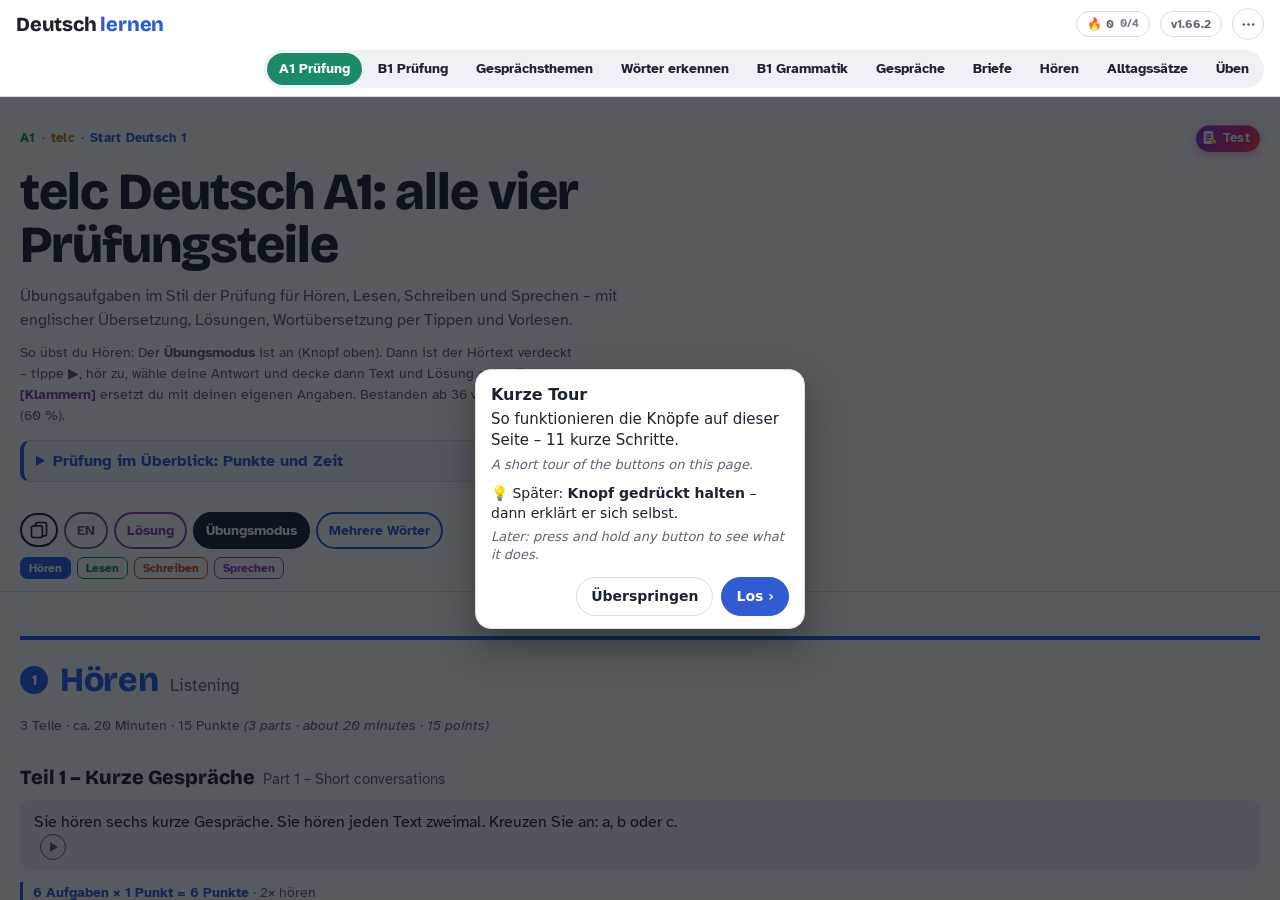
<file: index.html>
<!DOCTYPE html>
<html lang="de">
<head>
<meta charset="utf-8">
<script>try{const t=localStorage.getItem("dl:theme");if(t==="light"||t==="dark")document.documentElement.dataset.theme=t}catch(e){}
/* after an update the address carries ?u=… (to get the new page from the server) – take it off again */
if(/[?&]u=\d/.test(location.search))try{history.replaceState(null,"",location.pathname+location.hash)}catch(e){}</script>
<meta name="viewport" content="width=device-width, initial-scale=1, viewport-fit=cover">
<title>Deutsch lernen</title>
<meta name="description" content="telc A1 und B1 Prüfungstraining, 25 Gesprächsthemen Wörter erkennen und B1 Grammatik – mit Übersetzung, Lösungen und Vorlesen.">
<meta name="theme-color" content="#2f5bd3">
<meta name="apple-mobile-web-app-capable" content="yes">
<meta name="apple-mobile-web-app-status-bar-style" content="default">
<meta name="apple-mobile-web-app-title" content="Deutsch">
<link rel="manifest" href="manifest.webmanifest">
<link rel="icon" href="icons/icon-192.png">
<link rel="apple-touch-icon" href="icons/apple-touch-icon.png">
<link rel="preconnect" href="https://fonts.googleapis.com">
<link rel="preconnect" href="https://fonts.gstatic.com" crossorigin>
<link href="https://fonts.googleapis.com/css2?family=Atkinson+Hyperlegible:wght@400;700&family=Bricolage+Grotesque:opsz,wght@12..96,800&display=swap" rel="stylesheet">
<style>
:root{--fire:#e8590c;--paper:#ffffff;--surface:#eef1f6;--ink:#1b2230;--muted:#5b6475;--line:#d9dee8;--b1:#2f5bd3;--a2:#b87d00;--a1:#1b8a6b}
@media (prefers-color-scheme:dark){:root:not([data-theme="light"]){--paper:#141821;--surface:#1d2230;--ink:#e8ebf2;--muted:#9aa3b5;--line:#2c3344;--b1:#7e9dff;--a2:#e8b33c;--a1:#4cc79f}}
:root[data-theme="dark"]{--paper:#141821;--surface:#1d2230;--ink:#e8ebf2;--muted:#9aa3b5;--line:#2c3344;--b1:#7e9dff;--a2:#e8b33c;--a1:#4cc79f}
*,*::before,*::after{box-sizing:border-box;touch-action:manipulation}
html,body{height:100%;margin:0}
body{background:var(--paper);color:var(--ink);font:16px/1.4 "Atkinson Hyperlegible",system-ui,-apple-system,"Segoe UI",sans-serif;display:flex;flex-direction:column;overflow:hidden}
header{flex:none;position:relative;z-index:30;padding:calc(env(safe-area-inset-top,0px) + 8px) 16px 8px;border-bottom:1px solid var(--line);background:var(--paper)}
/* ⋯: a row of icons slides down under the top bar */
.more{position:absolute;right:12px;top:calc(100% + 6px);display:flex;gap:6px;padding:6px;border-radius:999px;background:var(--paper);border:1px solid var(--line);box-shadow:0 14px 34px rgba(0,0,0,.28);
 transform-origin:top right;transform:translateY(-10px) scale(.97);opacity:0;visibility:hidden;transition:transform .2s ease,opacity .2s ease,visibility 0s .2s}
.more.open{transform:none;opacity:1;visibility:visible;transition:transform .2s ease,opacity .2s ease}
@media (prefers-reduced-motion:reduce){.more,.more.open{transition:none}}
.mrow{display:flex}
.mrow .fsb{width:38px;height:38px}
.mrow .fsb svg{width:19px;height:19px}
.mrow[hidden]{display:none}
/* on a phone the 👁 Aufrufe pill does not fit next to the icons: its own line below */
@media (max-width:479px){.more:has(#visR:not([hidden])){flex-wrap:wrap;border-radius:24px;max-width:calc(100vw - 24px)}#visR{flex-basis:100%;justify-content:center}#visR .fsb.vis{width:100%;justify-content:center}}
.mrow .fsb.vis{width:auto;padding:0 12px 0 10px;gap:6px;border-radius:999px;font:600 13px/1 system-ui,sans-serif;font-variant-numeric:tabular-nums;white-space:nowrap;cursor:default}
#moreB[aria-expanded="true"]{background:var(--b1);border-color:var(--b1);color:#fff}
.top{max-width:1280px;margin:0 auto;display:flex;align-items:center;gap:10px;flex-wrap:wrap;justify-content:flex-end}
.brand{font-family:"Bricolage Grotesque",system-ui,sans-serif;font-weight:800;font-size:20px;letter-spacing:-.01em;margin-right:auto;white-space:nowrap}
.brand span{color:var(--b1)}
nav{display:flex;gap:4px;background:var(--surface);border-radius:999px;padding:3px;max-width:100%;overflow-x:auto;scrollbar-width:none}
nav::-webkit-scrollbar{display:none}
nav button{--c:var(--b1);font:inherit;font-size:14px;font-weight:700;border:none;border-radius:999px;padding:6px 12px;background:transparent;color:var(--ink);cursor:pointer;white-space:nowrap}
nav button[data-m="a1"]{--c:var(--a1)}nav button[data-m="themen"]{--c:var(--a2)}nav button[data-m="woerter"]{--c:#8a3fa8}nav button[data-m="grammatik"]{--c:#c25e00}nav button[data-m="gespraeche"]{--c:#00838f}nav button[data-m="briefe"]{--c:#ad1457}nav button[data-m="hoeren"]{--c:#6d4c41}nav button[data-m="saetze"]{--c:#2e7d32}nav button[data-m="ueben"]{--c:#c62828}
nav .s{display:none}
nav button[aria-selected="true"]{background:var(--c);color:#fff}
#upd{font:inherit;font-size:12px;font-weight:700;border:1px solid var(--line);border-radius:999px;padding:4px 10px;background:transparent;color:var(--muted);cursor:pointer;white-space:nowrap}
/* a new version: a popup that only lets you update */
#updd{width:min(400px,calc(100vw - 32px));margin:auto;padding:22px 20px 18px;border:1px solid var(--line);border-radius:18px;background:var(--paper);color:var(--ink);text-align:center}
#updd::backdrop{background:rgba(10,14,24,.6)}
#updd .ui{font-size:38px;line-height:1;margin-bottom:8px}
#updd h2{margin:0 0 8px;font-size:19px}
#updd p{margin:0 0 16px;color:var(--muted);font-size:14px;line-height:1.5}
#updd button{font:inherit;font-size:15px;font-weight:700;width:100%;padding:12px 16px;border:0;border-radius:12px;background:var(--b1);color:#fff;cursor:pointer}
#updd button:disabled{opacity:.7;cursor:progress}
#updd button.later{margin-top:8px;background:transparent;color:var(--muted);font-size:13px;font-weight:600;padding:8px}
#updd button[hidden]{display:none}
/* shown only while the phone has no internet; a tap says what still works */
#off{font:inherit;font-size:12px;font-weight:700;border:1px solid var(--a2);border-radius:999px;padding:4px 10px;background:transparent;color:var(--a2);cursor:pointer;white-space:nowrap;display:inline-flex;align-items:center;gap:5px}
#off[hidden]{display:none}
/* Tagesplan: the streak chip and its dialog */
#plan{font:inherit;font-size:12px;font-weight:800;border:1px solid var(--line);border-radius:999px;padding:4px 10px;background:transparent;color:var(--muted);cursor:pointer;white-space:nowrap;display:inline-flex;align-items:center;gap:4px}
#plan small{font-size:11px;font-weight:700;opacity:.8;margin-left:2px}
#plan.on{color:var(--fire);border-color:var(--fire)}
#plan.done{background:var(--fire);border-color:var(--fire);color:#fff}
#plan.pop{animation:plpop .6s ease 2}
@keyframes plpop{50%{transform:scale(1.15)}}
@media (prefers-reduced-motion:reduce){#plan.pop{animation:none}}
#pld{width:min(460px,calc(100vw - 24px));max-height:calc(100dvh - 24px);overflow-y:auto;margin:max(12px,6vh) auto auto;padding:14px 16px 14px;border:1px solid var(--line);border-radius:16px;background:var(--paper);color:var(--ink);box-shadow:0 12px 40px rgba(0,0,0,.35)}
#pld::backdrop{background:rgba(10,14,24,.45)}
.plst{display:flex;align-items:center;gap:10px;flex-wrap:wrap;padding:10px 12px;border-radius:14px;background:var(--surface);margin-bottom:6px}
.plst .f{font-size:28px;line-height:1}
.plst b{font-size:22px;font-family:"Bricolage Grotesque",system-ui,sans-serif}
.plst small{display:block;color:var(--muted);font-size:12.5px}
.plwk{display:flex;gap:4px;margin-left:auto}
.plwk span{width:24px;height:24px;border-radius:50%;display:grid;place-items:center;font-size:10.5px;font-weight:800;border:1px solid var(--line);color:var(--muted)}
.plwk span.on{background:var(--fire);border-color:var(--fire);color:#fff}
.plwk span.now{outline:2px solid var(--b1);outline-offset:1px}
.plwk span.later{opacity:.45}
.plmsg{margin:8px 2px 4px;font-size:14px}
.plmsg.yay{color:var(--a1);font-weight:700}
.pltask{display:grid;grid-template-columns:32px 1fr auto;gap:10px;align-items:center;padding:10px 0;border-top:1px solid var(--line)}
.plchk{width:30px;height:30px;border-radius:50%;border:2px solid var(--line);background:transparent;color:transparent;font:inherit;font-size:15px;font-weight:800;cursor:pointer;padding:0}
.plchk.on{background:var(--a1);border-color:var(--a1);color:#fff}
.plchk[aria-disabled="true"]{cursor:default}
.pltask b{display:block;font-size:15px}
.pltask small{color:var(--muted);font-size:12.5px}
.plbar{height:6px;border-radius:3px;background:var(--surface);margin-top:5px;overflow:hidden}
.plbar i{display:block;height:100%;background:var(--a1);border-radius:3px}
.plgo{font:inherit;font-size:13px;font-weight:700;border:1px solid var(--b1);border-radius:999px;padding:5px 13px;background:var(--b1);color:#fff;cursor:pointer}
.plgo.again{background:transparent;color:var(--b1)}
.plfehl{display:grid;grid-template-columns:32px 1fr auto;gap:10px;align-items:center;padding:10px 0;border-top:1px solid var(--line)}
.plfehl .ic{font-size:20px;text-align:center}.plfehl b{display:block;font-size:15px}.plfehl small{color:var(--muted);font-size:12.5px}
.pltip{margin:10px 0 0;font-size:13.5px;line-height:1.45;color:var(--muted);background:var(--surface);border-radius:12px;padding:9px 12px}
.pltip b{color:var(--ink)}
.plnote{font-size:12px;color:var(--muted);margin:8px 0 0}
#plan.kept{color:var(--fire);border-color:var(--fire);background:rgba(232,89,12,.14)}
.plwk span.kept{border:2px solid var(--fire);color:var(--fire)}
.pltopic{margin:8px 2px 2px;font-size:14px}
.pltopic b{color:var(--b1)}
.plm{font-size:11.5px;font-weight:700;color:var(--muted);margin-left:4px}
.plmine{margin-top:4px;padding:10px 12px;border-radius:14px;background:var(--surface)}
.plmine .q{font-size:14px;font-weight:700;margin:0 0 6px}
.plmine textarea{width:100%;font:inherit;font-size:16px;line-height:1.4;border:1px solid var(--line);border-radius:10px;padding:8px 10px;background:var(--paper);color:var(--ink);resize:vertical}
.plmine .row{display:flex;align-items:center;gap:8px;margin-top:6px}
.plmine .row small{color:var(--muted);font-size:12.5px;flex:1}
.pldiary{margin-top:10px}
.plday{display:flex;align-items:center;justify-content:space-between;gap:8px;margin:10px 0 2px}
.plday b{font-size:15px;text-align:center}
.plday button{flex:none;width:34px;height:34px;border-radius:50%;border:1px solid var(--line);background:transparent;color:var(--ink);font:inherit;font-size:19px;line-height:1;cursor:pointer;padding:0}
.plday button:disabled{opacity:.3;cursor:default}
.plwk span[data-day]{cursor:pointer}
.plwk span.td{box-shadow:inset 0 -3px 0 var(--b1)}
.plaway{font-size:13.5px;line-height:1.45;margin:8px 0 2px;padding:8px 10px;border-radius:10px;border:1px dashed var(--fire)}
.plaway .chipb{margin-left:6px}
#plan.away{border-style:dashed}
.pldiary summary{cursor:pointer;font-weight:700;font-size:14px}
.pldiary p{font-size:13.5px;line-height:1.45;margin:8px 0 0}
.pldiary p b{color:var(--muted);font-size:12px;display:block}
#off svg{width:13px;height:13px}
.offnote{position:absolute;right:12px;top:calc(100% + 6px);max-width:min(340px,calc(100vw - 24px));padding:10px 14px;border-radius:14px;background:var(--paper);border:1px solid var(--a2);box-shadow:0 14px 34px rgba(0,0,0,.28);font-size:14px;line-height:1.45}
.offnote[hidden]{display:none}
.offnote b{color:var(--a2)}
main{flex:1;min-height:0;position:relative}
iframe{position:absolute;inset:0;width:100%;height:100%;border:0;background:var(--paper)}
iframe[hidden]{display:none}
button:focus-visible{outline:3px solid var(--b1);outline-offset:2px}
/* small round icon buttons (header, ⋯ row, dialogs) */
.fsb{display:flex;align-items:center;justify-content:center;width:32px;height:32px;padding:0;border:1px solid var(--line);border-radius:50%;background:transparent;color:var(--muted);cursor:pointer}
.fsb svg{width:17px;height:17px}
#tempo[aria-pressed="true"]{background:var(--a1);border-color:var(--a1);color:#fff}
/* Translator: German ⇄ English only. */
#trd{width:min(560px,calc(100vw - 24px));max-height:calc(100dvh - 24px);margin:max(12px,8vh) auto auto;padding:14px 16px 12px;border:1px solid var(--line);border-radius:16px;
 background:var(--paper);color:var(--ink);box-shadow:0 12px 40px rgba(0,0,0,.35)}
#shd{width:min(440px,calc(100vw - 24px));margin:max(12px,8vh) auto auto;padding:14px 16px 16px;border:1px solid var(--line);border-radius:16px;background:var(--paper);color:var(--ink)}
#shd::backdrop{background:rgba(10,14,24,.45)}
/* Feedback: what kind, the message, then a ready e-mail draft to send */
#fbd{width:min(460px,calc(100vw - 24px));margin:max(12px,6vh) auto auto;padding:14px 16px 16px;border:1px solid var(--line);border-radius:16px;background:var(--paper);color:var(--ink)}
#fbd::backdrop{background:rgba(10,14,24,.45)}
.fbkind{display:flex;gap:8px;margin:0 0 10px}
.fbkind button{touch-action:manipulation;flex:1;font:inherit;font-size:14px;font-weight:700;padding:8px 6px;border-radius:12px;border:1.5px solid var(--line);background:var(--paper);color:var(--ink);cursor:pointer}
.fbkind button[aria-checked="true"]{border-color:var(--b1);background:var(--b1);color:#fff}
#fbtext{box-sizing:border-box;width:100%;min-height:130px;font:inherit;font-size:16px;padding:10px 12px;border-radius:12px;border:1px solid var(--line);background:var(--surface);color:var(--ink);resize:vertical}
.fbinfo{display:flex;gap:8px;align-items:flex-start;font-size:13px;color:var(--muted);margin:8px 0 12px}
.fbinfo input{margin-top:2px;width:18px;height:18px;flex:none}
.fbsend{display:grid;grid-template-columns:1fr;gap:8px}
.fbsend[hidden],.fbdone[hidden]{display:none}
.fbsend a{touch-action:manipulation;display:flex;align-items:center;justify-content:center;gap:8px;padding:11px 8px;border-radius:999px;font-weight:800;font-size:15px;text-decoration:none;border:2px solid var(--b1)}
.fbsend a.mail{background:var(--b1);color:#fff}
.fbsend a.gm{border:none;padding:6px;font-size:14px;font-weight:700;color:var(--b1);text-decoration:underline}
.fbdone{padding:12px;border-radius:12px;background:color-mix(in srgb,var(--a1) 14%,var(--paper));border:1px solid var(--a1);font-size:14.5px;line-height:1.45}
.fbdrow{display:flex;gap:8px;margin:10px 0 6px}
.fbdrow button,.fbhelp button{touch-action:manipulation;font:inherit;font-weight:700;font-size:14px;border-radius:999px;padding:8px 14px;cursor:pointer;border:1.5px solid var(--line);background:var(--paper);color:var(--ink)}
.fbdrow .go{background:var(--a1);border-color:var(--a1);color:#fff}
.fbhelp{font-size:12.5px;color:var(--muted)}.fbhelp b{color:var(--ink);word-break:break-all}.fbhelp button{padding:3px 10px;font-size:12.5px;margin-left:4px}
.fbsend a[aria-disabled="true"]{opacity:.45;pointer-events:none}
.fbsend svg{width:19px;height:19px}
.fbnote{font-size:12.5px;color:var(--muted);margin:10px 0 0}
.shnote{margin:0 0 8px;color:var(--muted);font-size:14.5px}
.shlink{font-size:13.5px;padding:8px 10px;border-radius:10px;background:var(--surface);word-break:break-all;margin-bottom:12px}
.shgrid{display:grid;grid-template-columns:repeat(3,1fr);gap:10px}
.sho{touch-action:manipulation;display:flex;flex-direction:column;align-items:center;gap:6px;padding:12px 4px;border-radius:14px;border:1px solid var(--line);background:var(--paper);color:var(--ink);font:inherit;font-size:13px;font-weight:700;text-decoration:none;cursor:pointer;text-align:center}
.sho svg{width:30px;height:30px}
.sho.wa svg{color:#25d366}.sho.mail svg{color:#ea4335}.sho.sms svg{color:#34a853}.sho.tg svg{color:#2aabee}.sho.copy svg,.sho.more svg{color:var(--b1)}
.sho.done{border-color:var(--a1);color:var(--a1)}
#trd::backdrop{background:rgba(10,14,24,.45)}
.trhead{display:flex;align-items:center;justify-content:space-between;margin-bottom:8px}
.trhead b{font-family:"Bricolage Grotesque",system-ui,sans-serif;font-size:19px}
.trdir{display:flex;align-items:center;justify-content:space-between;gap:8px;margin-bottom:8px;font-size:14px;font-weight:700;color:var(--b1)}
.chipb{font:inherit;font-size:13px;font-weight:700;border:1px solid var(--line);border-radius:999px;padding:4px 11px;background:transparent;color:var(--muted);cursor:pointer}
.trbox{border:1px solid var(--line);border-radius:12px;background:var(--surface);padding:8px 10px;margin-bottom:8px}
.trbox textarea{display:block;width:100%;border:0;background:transparent;color:var(--ink);font:inherit;font-size:17px;resize:vertical;min-height:70px;outline:none}
.trout{min-height:52px;font-size:17px;white-space:pre-wrap}
.trout .muted,.trnote{color:var(--muted)}
.tract{display:flex;justify-content:flex-end;gap:8px;margin-top:6px}
.tract .fsb{width:30px;height:30px}
.trnote{font-size:12px;margin:2px 0 0;text-align:center}
/* Meine Angaben: the learner's details for the [Platzhalter] – kept on this device only. */
#med{width:min(520px,calc(100vw - 24px));max-height:calc(100dvh - 24px);margin:max(12px,6vh) auto auto;padding:14px 16px 12px;border:1px solid var(--line);border-radius:16px;
 background:var(--paper);color:var(--ink);box-shadow:0 12px 40px rgba(0,0,0,.35)}
#med::backdrop{background:rgba(10,14,24,.45)}
#med{overflow-y:auto}
#med .mef{display:grid;grid-template-columns:minmax(0,1fr) minmax(0,1fr);gap:8px 10px}
#med label{min-width:0;overflow-wrap:anywhere;display:flex;flex-direction:column;gap:3px;font-size:12px;font-weight:700;color:var(--muted)}
#med label.w{grid-column:1 / -1}
#med h4{grid-column:1 / -1;margin:6px 0 -2px;font-size:13px;color:var(--b1);text-transform:uppercase;letter-spacing:.04em}
#med input[type="date"]{-webkit-appearance:none;appearance:none;min-height:40px}
#med select,#med input{width:100%;box-sizing:border-box;font:inherit;font-size:16px;color:var(--ink);background:var(--surface);border:1px solid var(--line);border-radius:10px;padding:8px 10px;min-width:0}
#med .meact{display:flex;justify-content:flex-end;gap:8px;margin-top:12px}
#med .meact button{font:inherit;font-weight:700;font-size:15px;border-radius:999px;padding:8px 16px;cursor:pointer;border:1px solid var(--line);background:transparent;color:var(--ink)}
#med .meact .go{background:var(--b1);border-color:var(--b1);color:#fff}
#med .menote{font-size:13px;color:var(--muted);margin:0 0 10px}
/* A section showing cards (one question per screen) asks for the whole frame:
   header and tab bar step aside until it goes back to its list. */
body.cards header,body.cards nav{display:none}
body.cards main{margin:env(safe-area-inset-top,0px) 0 env(safe-area-inset-bottom,0px)}
nav .i{display:none}
@media (max-width:1100px){nav .l{display:none}nav .s{display:inline}}
/* Phones: the section bar moves to the bottom, as in an app – icon over a
   short label – and the top keeps only the title and version, so each
   section's own tools sit at the top of the screen. */
@media (max-width:760px){
 header{padding-top:calc(env(safe-area-inset-top,0px) + 6px);padding-bottom:6px}
 .brand{font-size:18px}
 main{margin-bottom:calc(58px + env(safe-area-inset-bottom,0px))}
 nav{position:fixed;left:0;right:0;bottom:0;z-index:10;display:grid;grid-template-columns:repeat(10,1fr);gap:0;border-radius:0;
  padding:4px 2px calc(4px + env(safe-area-inset-bottom,0px));background:var(--paper);border-top:1px solid var(--line);overflow:visible}
 nav button{display:flex;flex-direction:column;align-items:center;justify-content:center;gap:2px;min-width:0;padding:4px 0;border-radius:10px;
  font-size:10.5px;font-weight:700;color:var(--muted);letter-spacing:-.01em}
 nav button .i{display:flex;align-items:center;justify-content:center;width:40px;height:26px;border-radius:13px}
 nav button .i svg{width:20px;height:20px}
 /* ten tabs on a small phone */
 @media (max-width:400px){nav button{font-size:9.5px;letter-spacing:-.02em}nav button .i{width:34px}}
 nav button[aria-selected="true"]{background:transparent;color:var(--ink)}
 nav button[aria-selected="true"] .i{background:var(--c);color:#fff}
}
</style>
<!-- GoatCounter: counts page views anonymously, no cookies, nothing personal (deutsch-lernen.goatcounter.com) -->
<!-- the website (/deutsch-lernen/) and the installed app (/deutsch-lernen/index.html, its start_url) count as one address; no ?u= or other query -->
<script>window.goatcounter={path:function(p){return p.split("?")[0].replace(/\/index\.html$/,"").replace(/\/$/,"")||"/"}};</script>
<script data-goatcounter="https://deutsch-lernen.goatcounter.com/count" async src="https://gc.zgo.at/count.js"></script>
</head>
<body>
<header><div class="top">
 <div class="brand">Deutsch <span>lernen</span></div>
 <button id="plan" type="button" aria-haspopup="dialog">🔥</button>
 <button id="off" type="button" hidden aria-expanded="false" aria-controls="offNote" title="Keine Internetverbindung"><svg viewBox="0 0 24 24" fill="none" stroke="currentColor" stroke-width="2.4" stroke-linecap="round" aria-hidden="true"><path d="M2 8.8a15 15 0 0 1 20 0M5.5 12.5a10 10 0 0 1 13 0M9 16.2a5 5 0 0 1 6 0"/><path d="M12 20h.01"/><path d="M3 3l18 18"/></svg>Offline</button>
 <button id="upd" type="button" title="Nach neuer Version suchen">v–</button>
 <button id="moreB" class="fsb" type="button" aria-label="Mehr: Tempo, Darstellung, Meine Angaben, Übersetzen, Teilen, Vollbild" title="Mehr" aria-expanded="false" aria-controls="more"><svg viewBox="0 0 24 24" fill="currentColor" aria-hidden="true"><circle cx="5.5" cy="12" r="1.9"/><circle cx="12" cy="12" r="1.9"/><circle cx="18.5" cy="12" r="1.9"/></svg></button>
 <nav role="tablist" aria-label="Bereiche">
  <button role="tab" data-m="a1" aria-selected="false"><span class="i" aria-hidden="true"><svg viewBox="0 0 24 24" fill="none" stroke="currentColor" stroke-width="2" stroke-linecap="round" stroke-linejoin="round"><rect x="5" y="3.5" width="14" height="18" rx="2"/><path d="M9 3.5h6v2.5H9z"/><path d="m9 13 2 2 4-4.5"/></svg></span><span class="l">A1 Prüfung</span><span class="s">A1</span></button>
  <button role="tab" data-m="b1" aria-selected="false"><span class="i" aria-hidden="true"><svg viewBox="0 0 24 24" fill="none" stroke="currentColor" stroke-width="2" stroke-linecap="round" stroke-linejoin="round"><rect x="5" y="3.5" width="14" height="18" rx="2"/><path d="M9 3.5h6v2.5H9z"/><path d="m9 13 2 2 4-4.5"/></svg></span><span class="l">B1 Prüfung</span><span class="s">B1</span></button>
  <button role="tab" data-m="themen" aria-selected="false"><span class="i" aria-hidden="true"><svg viewBox="0 0 24 24" fill="none" stroke="currentColor" stroke-width="2" stroke-linecap="round" stroke-linejoin="round"><path d="M21 12a8 8 0 0 1-11.6 7.1L4 20l1-4.4A8 8 0 1 1 21 12z"/></svg></span><span class="l">Gesprächsthemen</span><span class="s">Themen</span></button>
  <button role="tab" data-m="woerter" aria-selected="false"><span class="i" aria-hidden="true"><svg viewBox="0 0 24 24" fill="none" stroke="currentColor" stroke-width="2" stroke-linecap="round" stroke-linejoin="round"><path d="M4 18 8.5 6 13 18"/><path d="M5.7 14h5.6"/><path d="M20 18v-5a2.5 2.5 0 0 0-5 0"/><path d="M20 15.5c-2.5 0-5 .4-5 1.8 0 .9.8 1.2 1.7 1.2 1.9 0 3.3-1.3 3.3-3"/></svg></span><span class="l">Wörter erkennen</span><span class="s">Wörter</span></button>
  <button role="tab" data-m="grammatik" aria-selected="false"><span class="i" aria-hidden="true"><svg viewBox="0 0 24 24" fill="none" stroke="currentColor" stroke-width="2" stroke-linecap="round" stroke-linejoin="round"><path d="M4 5.5A2.5 2.5 0 0 1 6.5 3H20v15H6.5A2.5 2.5 0 0 0 4 20.5z"/><path d="M4 20.5A2.5 2.5 0 0 0 6.5 21H20"/><path d="M9 8h7M9 12h5"/></svg></span><span class="l">B1 Grammatik</span><span class="s">Gramm.</span></button>
  <button role="tab" data-m="gespraeche" aria-selected="false"><span class="i" aria-hidden="true"><svg viewBox="0 0 24 24" fill="none" stroke="currentColor" stroke-width="2" stroke-linecap="round" stroke-linejoin="round"><path d="M14 9a5 5 0 0 1-7.3 4.4L3 14.5l1-3.3A5 5 0 1 1 14 9z"/><path d="M10 17.5a5 5 0 0 0 7.3 1.9l3.7 1.1-1-3.3a5 5 0 0 0-3-7.1"/></svg></span><span class="l">Gespräche</span><span class="s">Dialoge</span></button>
  <button role="tab" data-m="briefe" aria-selected="false"><span class="i" aria-hidden="true"><svg viewBox="0 0 24 24" fill="none" stroke="currentColor" stroke-width="2" stroke-linecap="round" stroke-linejoin="round"><rect x="3" y="5" width="18" height="14" rx="2"/><path d="m3.5 6.5 8.5 6.5 8.5-6.5"/></svg></span><span class="l">Briefe</span><span class="s">Briefe</span></button>
  <button role="tab" data-m="hoeren" aria-selected="false"><span class="i" aria-hidden="true"><svg viewBox="0 0 24 24" fill="none" stroke="currentColor" stroke-width="2" stroke-linecap="round" stroke-linejoin="round"><path d="M4 15v-3a8 8 0 0 1 16 0v3"/><rect x="3" y="14" width="4.5" height="6.5" rx="1.5"/><rect x="16.5" y="14" width="4.5" height="6.5" rx="1.5"/></svg></span><span class="l">Hören</span><span class="s">Hören</span></button>
  <button role="tab" data-m="saetze" aria-selected="false"><span class="i" aria-hidden="true"><svg viewBox="0 0 24 24" fill="none" stroke="currentColor" stroke-width="2" stroke-linecap="round" stroke-linejoin="round"><path d="M21 12a8 8 0 0 1-11.6 7.1L4 20.5l1.4-5A8 8 0 1 1 21 12z"/><path d="M9 10.5h6M9 13.5h4"/></svg></span><span class="l">Alltagssätze</span><span class="s">Sätze</span></button>
  <button role="tab" data-m="ueben" aria-selected="false"><span class="i" aria-hidden="true"><svg viewBox="0 0 24 24" fill="none" stroke="currentColor" stroke-width="2" stroke-linecap="round" stroke-linejoin="round"><circle cx="12" cy="12" r="8.5"/><circle cx="12" cy="12" r="4.5"/><circle cx="12" cy="12" r="1" fill="currentColor"/></svg></span><span class="l">Üben</span><span class="s">Üben</span></button>
 </nav>
</div>
<div id="offNote" class="offnote" hidden role="status"><b>Offline.</b> Üben, Spiele und Modelltests funktionieren weiter. Internet brauchen nur: Übersetzen, die LanguageTool-Prüfung beim Schreiben, oft die Spracherkennung beim Sprechen und Updates.</div>
<!-- ⋯ slides this down: a row of the app's tools, icons only -->
<div id="more" class="more" role="menu" aria-label="Mehr">
 <div class="mrow" data-keep="1"><button id="tempo" class="fsb" type="button" aria-pressed="false"></button></div>
 <div class="mrow" data-keep="1"><button id="theme" class="fsb" type="button"></button></div>
 <div class="mrow"><button id="me" class="fsb" type="button" title="Meine Angaben" aria-label="Meine Angaben" aria-haspopup="dialog"><svg viewBox="0 0 24 24" fill="none" stroke="currentColor" stroke-width="2" stroke-linecap="round" stroke-linejoin="round" aria-hidden="true"><circle cx="12" cy="8" r="4"/><path d="M4 21c.8-4 4-6.5 8-6.5s7.2 2.5 8 6.5"/></svg></button></div>
 <div class="mrow"><button id="tr" class="fsb" type="button" title="Übersetzen (Deutsch ⇄ Englisch)" aria-label="Übersetzen" aria-haspopup="dialog"><svg viewBox="0 0 24 24" fill="none" stroke="currentColor" stroke-width="2" stroke-linecap="round" stroke-linejoin="round" aria-hidden="true"><path d="M4 5h8M8 3v2M10.5 5c-.8 3.2-3 5.8-6 7.2M6 8.5c1.2 1.6 2.7 2.8 4.5 3.5"/><path d="M13 21l4-10 4 10M14.5 17.5h5"/></svg></button></div>
 <div class="mrow"><button id="share" class="fsb" type="button" title="App teilen" aria-label="App teilen" aria-haspopup="dialog"><svg viewBox="0 0 24 24" fill="none" stroke="currentColor" stroke-width="2" stroke-linecap="round" stroke-linejoin="round" aria-hidden="true"><circle cx="18" cy="5" r="2.6"/><circle cx="6" cy="12" r="2.6"/><circle cx="18" cy="19" r="2.6"/><path d="M8.3 10.8l7.4-4.4M8.3 13.2l7.4 4.4"/></svg></button></div>
 <div class="mrow"><button id="tour" class="fsb" type="button" title="Tour: was die Knöpfe machen" aria-label="Tour: was die Knöpfe machen"><svg viewBox="0 0 24 24" fill="none" stroke="currentColor" stroke-width="2" stroke-linecap="round" stroke-linejoin="round" aria-hidden="true"><circle cx="12" cy="12" r="9"/><path d="M15.5 8.5l-2 5-5 2 2-5z"/></svg></button></div>
 <div class="mrow"><button id="fb" class="fsb" type="button" title="Feedback – Fehler melden oder Ideen schicken" aria-label="Feedback" aria-haspopup="dialog"><svg viewBox="0 0 24 24" fill="none" stroke="currentColor" stroke-width="2" stroke-linecap="round" stroke-linejoin="round" aria-hidden="true"><path d="M21 12a8 8 0 0 1-11.6 7.1L4 20.5l1.4-5A8 8 0 1 1 21 12z"/><path d="M12 8v4.5"/><path d="M12 15.6v.1"/></svg></button></div>
 <div class="mrow" data-keep="1" id="visR" hidden><button id="vis" class="fsb vis" type="button" title="So oft wurde die App geöffnet (GoatCounter, anonym)" aria-label="Aufrufe der App"><svg viewBox="0 0 24 24" fill="none" stroke="currentColor" stroke-width="2" stroke-linecap="round" stroke-linejoin="round" aria-hidden="true"><path d="M2 12s3.6-6.5 10-6.5S22 12 22 12s-3.6 6.5-10 6.5S2 12 2 12z"/><circle cx="12" cy="12" r="2.8"/></svg><span id="visN"></span></button></div>
 </div></header>
<main id="stage"></main>
<dialog id="updd" aria-labelledby="upddh" aria-describedby="upddp">
 <div class="ui" aria-hidden="true">✨</div>
 <h2 id="upddh">Neue Version verfügbar</h2>
 <p id="upddp">Version <b id="upddv"></b> ist da – mit neuen Inhalten und Korrekturen. Bitte aktualisiere die App jetzt. Dein Fortschritt und deine Angaben bleiben erhalten.</p>
 <button id="upddb" type="button">Jetzt aktualisieren</button>
 <button id="updlater" class="later" type="button" hidden>Später – die App jetzt weiter benutzen</button>
</dialog>
<dialog id="med" aria-labelledby="meh">
 <div class="trhead"><b id="meh">Meine Angaben</b><button id="mex" class="fsb" type="button" aria-label="Schließen">✕</button></div>
 <p class="menote">Damit stehen in Briefen, Gesprächen und Antworten deine echten Angaben statt [Platzhalter]. Sie bleiben <b>nur auf diesem Gerät</b> – nicht im Internet, nicht auf GitHub. Leere Felder bleiben Platzhalter; Daten (Datum) setzt die App selbst. Die App zählt nur anonym, wie oft ihre Seiten geöffnet werden (GoatCounter, ohne Cookies) – deine Angaben gehören nicht dazu.</p>
 <form id="mef" class="mef" method="dialog"></form>
 <div class="meact"><button type="button" id="meclr">Alles löschen</button><button type="button" id="mego" class="go">Speichern</button></div>
</dialog>
<dialog id="trd" aria-labelledby="trh">
 <div class="trhead"><b id="trh">Übersetzen</b><button id="trx" class="fsb" type="button" aria-label="Schließen">✕</button></div>
 <div class="trdir"><span id="trdir">Deutsch ⇄ Englisch</span><button id="trswap" class="chipb" type="button" title="Richtung umdrehen">⇄ umdrehen</button></div>
 <div class="trbox"><textarea id="trin" rows="3" lang="de" placeholder="Wort oder Satz auf Deutsch oder Englisch …" aria-label="Text zum Übersetzen"></textarea>
  <div class="tract"><button id="trsayin" class="fsb" type="button" aria-label="Eingabe vorlesen" title="Vorlesen"><svg viewBox="0 0 24 24" fill="none" stroke="currentColor" stroke-width="2" stroke-linecap="round" stroke-linejoin="round" aria-hidden="true"><path d="M11 5 6 9H3v6h3l5 4z"/><path d="M15.5 8.5a5 5 0 0 1 0 7M18.5 5.5a9 9 0 0 1 0 13"/></svg></button><button id="trclr" class="chipb" type="button">Leeren</button></div></div>
 <div class="trbox out"><div id="trout" class="trout" aria-live="polite"><span class="muted">Die Übersetzung erscheint hier.</span></div>
  <div class="tract"><button id="trsayout" class="fsb" type="button" aria-label="Übersetzung vorlesen" title="Vorlesen"><svg viewBox="0 0 24 24" fill="none" stroke="currentColor" stroke-width="2" stroke-linecap="round" stroke-linejoin="round" aria-hidden="true"><path d="M11 5 6 9H3v6h3l5 4z"/><path d="M15.5 8.5a5 5 0 0 1 0 7M18.5 5.5a9 9 0 0 1 0 13"/></svg></button><button id="trcopy" class="chipb" type="button">Kopieren</button></div></div>
 <p class="trnote">Nur Deutsch und Englisch · braucht Internet</p>
</dialog>
<dialog id="shd" aria-labelledby="shh">
 <div class="trhead"><b id="shh">App teilen</b><button id="shx" class="fsb" type="button" aria-label="Schließen">✕</button></div>
 <p class="shnote">Schick den Link an Freunde, die auch Deutsch lernen:</p>
 <div class="shlink" id="shurl"></div>
 <div class="shgrid">
  <a id="shwa" class="sho wa" target="_blank" rel="noopener"><svg viewBox="0 0 24 24" fill="none" stroke="currentColor" stroke-width="2" stroke-linecap="round" stroke-linejoin="round" aria-hidden="true"><path d="M12 3a9 9 0 0 0-7.8 13.5L3 21l4.6-1.2A9 9 0 1 0 12 3z"/><path d="M8.8 8.6c.2-.5.5-.5.8-.5h.5c.2 0 .4 0 .5.4l.7 1.6c.1.2 0 .4-.1.5l-.5.6c-.1.1-.2.3 0 .5.6 1 1.4 1.8 2.5 2.4.2.1.4.1.5 0l.6-.7c.2-.2.3-.2.5-.1l1.6.8c.2.1.3.2.3.4 0 .5-.2 1.1-.7 1.4-.5.3-1.3.5-2.3.1-1.9-.7-3.6-2.3-4.4-4.1-.6-1.3-.2-2.4 0-2.8z" fill="currentColor" stroke="none"/></svg><span>WhatsApp</span></a>
  <a id="shmail" class="sho mail"><svg viewBox="0 0 24 24" fill="none" stroke="currentColor" stroke-width="2" stroke-linecap="round" stroke-linejoin="round" aria-hidden="true"><rect x="3" y="5" width="18" height="14" rx="2"/><path d="M3.5 6.5l8.5 6.5 8.5-6.5"/></svg><span>E-Mail</span></a>
  <a id="shsms" class="sho sms"><svg viewBox="0 0 24 24" fill="none" stroke="currentColor" stroke-width="2" stroke-linecap="round" stroke-linejoin="round" aria-hidden="true"><path d="M4 5h16v11H9l-5 4z"/><path d="M8 10h8M8 13h5"/></svg><span>SMS</span></a>
  <a id="shtg" class="sho tg" target="_blank" rel="noopener"><svg viewBox="0 0 24 24" fill="none" stroke="currentColor" stroke-width="2" stroke-linecap="round" stroke-linejoin="round" aria-hidden="true"><path d="M21 4L3 11l6 2 2 6 3-4 5 4z"/><path d="M9 13l12-9"/></svg><span>Telegram</span></a>
  <button id="shcopy" class="sho copy" type="button"><svg viewBox="0 0 24 24" fill="none" stroke="currentColor" stroke-width="2" stroke-linecap="round" stroke-linejoin="round" aria-hidden="true"><rect x="8" y="8" width="12" height="12" rx="2"/><path d="M16 8V5a1 1 0 0 0-1-1H5a1 1 0 0 0-1 1v10a1 1 0 0 0 1 1h3"/></svg><span>Link kopieren</span></button>
  <button id="shmore" class="sho more" type="button" hidden><svg viewBox="0 0 24 24" fill="none" stroke="currentColor" stroke-width="2" stroke-linecap="round" stroke-linejoin="round" aria-hidden="true"><circle cx="18" cy="5" r="2.6"/><circle cx="6" cy="12" r="2.6"/><circle cx="18" cy="19" r="2.6"/><path d="M8.3 10.8l7.4-4.4M8.3 13.2l7.4 4.4"/></svg><span>Andere Apps …</span></button>
 </div>
</dialog>
<dialog id="fbd" aria-labelledby="fbh">
 <div class="trhead"><b id="fbh">Feedback</b><button id="fbx" class="fsb" type="button" aria-label="Schließen">✕</button></div>
 <div class="fbkind" role="radiogroup" aria-label="Art">
  <button type="button" role="radio" data-k="Feedback" aria-checked="true">💬 Feedback</button>
  <button type="button" role="radio" data-k="Fehler" aria-checked="false">🐞 Fehler</button>
  <button type="button" role="radio" data-k="Idee" aria-checked="false">💡 Idee</button>
 </div>
 <textarea id="fbtext" lang="de" aria-label="Deine Nachricht"></textarea>
 <label class="fbinfo"><input type="checkbox" id="fbtech" checked><span>Technische Infos mitschicken (hilft bei Fehlern): <b id="fbtechtx"></b></span></label>
 <div class="fbsend" id="fbsend">
  <a id="fbmail" class="mail" aria-disabled="true"><svg viewBox="0 0 24 24" fill="none" stroke="currentColor" stroke-width="2" stroke-linecap="round" stroke-linejoin="round" aria-hidden="true"><rect x="3" y="5" width="18" height="14" rx="2"/><path d="M3.5 6.5l8.5 6.5 8.5-6.5"/></svg>E-Mail-Entwurf öffnen</a>
  <a id="fbgm" class="gm" target="_blank" rel="noopener" aria-disabled="true">In Gmail öffnen</a>
 </div>
 <div class="fbdone" id="fbdone" hidden>
  <b>✓ Dein Entwurf ist offen.</b> Prüfe ihn in deiner E-Mail-App und tippe dort auf <b>„Senden“</b>.
  <div class="fbdrow"><button type="button" id="fbsent" class="go">Gesendet ✓</button><button type="button" id="fbagain">Nochmal öffnen</button></div>
  <div class="fbhelp">Es hat sich nichts geöffnet? Schreib direkt an <b id="fbaddr"></b> <button type="button" id="fbcopy">Text kopieren</button></div>
 </div>
 <p class="fbnote">Die App öffnet eine fertige E-Mail an das Deutsch-lernen-Team in deiner E-Mail-App (oder in Gmail) – du musst sie dort nur noch absenden.</p>
</dialog>
<dialog id="pld" aria-labelledby="plh">
 <div class="trhead"><b id="plh">Mein Tagesplan</b><button id="plx" class="fsb" type="button" aria-label="Schließen">✕</button></div>
 <div id="plbody"></div>
 <p class="plnote">Die Blöcke haken sich von selbst ab, wenn du in der App übst. Was du woanders gemacht hast (Kurs, Tandem, Video …), hakst du mit dem Kreis ab. Schon ein Block hält deine Serie, alle vier sind ein voller Tag. Alles bleibt nur auf diesem Gerät.</p>
</dialog>
<script src="translate.js"></script>
<script src="me.js"></script>
<script>
const APP_VERSION = "1.66.2";
const MODULES = { a1: "a1.html", b1: "b1.html", themen: "themen.html", woerter: "woerter.html", grammatik: "grammatik.html", gespraeche: "alltag.html?t=dialog", briefe: "alltag.html?t=brief", hoeren: "alltag.html?t=hoeren", saetze: "grammatik.html?t=saetze", ueben: "ueben.html" };
const stage = document.getElementById("stage");
const tabs = [...document.querySelectorAll("nav button")];
const frames = {};

function store(k, v){ try{ if(v === undefined) return localStorage.getItem(k); localStorage.setItem(k, v); }catch(e){ return null; } }

/* GoatCounter counts the app once per opening; the sections run in frames,
   which it skips. So each section counts as an event the first time it is
   opened in a session ("Bereich: B1 · DTZ" …) – anonymous, no cookies.
   count.js loads async; until it is there the counts wait for the page load. */
function countSection(m, title){
  const go = () => { try{ window.goatcounter.count({ path: "bereich-" + m, title: "Bereich: " + title, event: true }); }catch(e){} };
  if(window.goatcounter && window.goatcounter.count) go();
  else window.addEventListener("load", () => setTimeout(go, 0), { once: true });
}

/* Each section keeps its own frame once opened, so switching back returns to
   the same scroll position, search and practice state. */
/* "ueben:fehl" opens a section at one of its views (Üben › Fehlerheft) */
function show(m){
  let sub = "";
  if(m && m.includes(":")) [m, sub] = m.split(":");
  if(!MODULES[m]) m = "a1";
  if(frames[m] && sub){ try{ frames[m].contentWindow.postMessage({ dlView: sub }, location.origin); }catch(e){} }
  if(!frames[m]){
    const f = document.createElement("iframe");
    /* the pages may use the microphone (Sprechen, Aussprache) – iPhones ask for it only when the frame allows it */
    f.allow = "microphone; autoplay";
    f.src = MODULES[m] + (sub ? "#" + sub : "");
    f.title = tabs.find(t => t.dataset.m === m).querySelector(".l").textContent;
    stage.appendChild(f);
    frames[m] = f;
    countSection(m, f.title);
    f.addEventListener("load", () => sendRate(f));
  }
  for(const k in frames) frames[k].hidden = k !== m;
  /* a page in full screen (game, test, cards) must not keep the bars away on another tab;
     every page learns whether it is shown and steps aside or comes back itself */
  document.body.classList.remove("cards");
  for(const k in frames){ try{ frames[k].contentWindow.postMessage({ dlShown: k === m }, location.origin === "null" ? "*" : location.origin); }catch(e){} }
  tabs.forEach(t => t.setAttribute("aria-selected", String(t.dataset.m === m)));
  store("dl:tab", m);
  if(location.hash !== "#" + m) history.replaceState(null, "", "#" + m);
}
tabs.forEach(t => t.onclick = () => show(t.dataset.m));
window.addEventListener("hashchange", () => show(location.hash.slice(1)));
show(location.hash.slice(1) || store("dl:tab") || "a1");

/* The app changes only when you ask it to: the service worker serves every
   page from its cache, and this button is the one thing that clears it. */
const upd = document.getElementById("upd");
let live = "";
upd.textContent = "v" + APP_VERSION;
async function checkLive(){
  try{
    const t = await (await fetch("index.html?check=" + Date.now(), { cache: "no-store" })).text();
    const v = (t.match(/const APP_VERSION = "([^"]+)"/) || [])[1];
    live = v && v !== APP_VERSION ? v : "";
  }catch(e){ live = ""; }
  lastCheck = Date.now();
  upd.textContent = "v" + APP_VERSION;
  upd.title = "Aktuell – nach neuer Version suchen";
  if(live) askUpdate();
  return live;
}
/* A new version is not a choice: a popup with one button, which cannot be
   closed (no ✕, Escape does nothing). Progress and Meine Angaben live in
   localStorage and stay; a paused Modelltest continues after the reload. */
const updd = document.getElementById("updd"), upddb = document.getElementById("upddb");
let lastCheck = 0;
/* Update tries in this session (sessionStorage): which version, how often.
   Never a dead end – if the new version still does not arrive after two
   tries (no connection, a stubborn cache), the popup gets a „Später“ and
   the app stays usable. */
const UPD = { get(){ try{ return JSON.parse(sessionStorage.getItem("dl:upd") || "null"); }catch(e){ return null; } },
  set(v){ try{ v ? sessionStorage.setItem("dl:upd", JSON.stringify(v)) : sessionStorage.removeItem("dl:upd"); }catch(e){} } };
let later = false;
{ const u = UPD.get(); if(u && u.v === APP_VERSION) UPD.set(null); }   /* the update arrived */
function askUpdate(){
  if(later) return;
  const u = UPD.get(), tried = u && u.v === live ? u.n : 0;
  document.getElementById("upddv").textContent = live;
  document.getElementById("updlater").hidden = tried < 2;
  if(!updd.open){ try{ updd.showModal(); }catch(e){ updd.setAttribute("open", ""); } upddb.focus(); }
}
updd.addEventListener("cancel", (e) => e.preventDefault());
/* browsers let Escape / the back gesture close a dialog anyway after one blocked try: it comes straight back */
updd.addEventListener("close", () => { if(live && !later) setTimeout(askUpdate, 0); });
document.getElementById("updlater").onclick = () => { later = true; updd.close(); };
async function doUpdate(){
  upddb.disabled = true; upddb.textContent = "Wird aktualisiert …";
  const u = UPD.get(), n = (u && u.v === live ? u.n : 0) + 1;
  UPD.set({ v: live, n });
  /* This app's cache and worker only: the other apps on the same site share
     the cache storage and the list of workers, and must keep theirs. */
  try{ for(const k of await caches.keys()) if(k.startsWith("deutsch-lernen-")) await caches.delete(k); }catch(e){}
  try{ const r = await navigator.serviceWorker.getRegistration(); if(r){ if(n > 1) await r.unregister(); else await r.update(); } }catch(e){}
  /* A plain reload may come from the browser's own short-term cache (GitHub
     Pages allows 10 minutes) and bring the old page – and the popup – back.
     A new address always comes from the server; the marker is removed again
     at the top of the page. */
  location.replace(location.pathname + "?u=" + Date.now() + location.hash);
}
upddb.onclick = doUpdate;
upd.onclick = async (e) => {
  if(live){ askUpdate(); return; }
  if(net()){ e.stopPropagation(); offNoteOpen(true); return; }
  upd.textContent = "Suche …"; if(!(await checkLive())){ upd.textContent = "v" + APP_VERSION + " ✓"; setTimeout(() => upd.textContent = "v" + APP_VERSION, 1500); }
};
/* An app left open for days: look again when it comes back to the front,
   at most once an hour. */
document.addEventListener("visibilitychange", () => {
  if(document.visibilityState === "visible" && navigator.onLine !== false && Date.now() - lastCheck > 3600e3) checkLive();
});
/* Offline badge: appears when the connection goes, disappears when it is
   back; then the app looks for a new version once more. */
const off = document.getElementById("off"), offNote = document.getElementById("offNote");
function offNoteOpen(o){ offNote.hidden = !o; off.setAttribute("aria-expanded", o); }
off.onclick = (e) => { e.stopPropagation(); offNoteOpen(offNote.hidden); };
document.addEventListener("click", (e) => { if(!offNote.hidden && !offNote.contains(e.target)) offNoteOpen(false); });
function net(){
  const o = navigator.onLine === false;
  off.hidden = !o;
  if(!o) offNoteOpen(false);
  return o;
}
window.addEventListener("offline", net);
window.addEventListener("online", () => { net(); checkLive(); });
if(!net()) checkLive();

/* Tagesplan: 30 minutes a day in four blocks – review (recall before you
   look), listening and repeating aloud, grammar in use, your own German –
   with a topic for each weekday and a light Sunday (review only). Any one
   block keeps the streak (the minimum for a bad day), all four make a full
   day. The sections report what was practised ({dlDo}: a new card, a
   sentence heard, a Satzbau sentence); "Dein Deutsch" is written or dictated
   here and kept as a diary. A block done elsewhere is ticked by hand.
   Device only: dl:plan today, dl:days streak days, dl:full full days,
   dl:diary {date: text}. */
const PLAN = [
  { k: "karte", n: 20, min: 8, i: "🃏", t: "Wiederholen", u: n => n + " / 20 Karten · erst laut antworten, dann umdrehen", go: "woerter" },
  { k: "hoeren", n: 15, min: 10, i: "🎧", t: "Hören und nachsprechen", u: n => n + " / 15 Sätze · hören, Pause, laut nachsagen", go: "gespraeche" },
  { k: "satz", n: 10, min: 7, i: "🧩", t: "Grammatik anwenden", u: n => n + " / 10 · Satzbau-Spiel, Verben oder Fehlerheft", go: "saetze" },
  { k: "mein", n: 3, min: 5, i: "🗣️", t: "Dein Deutsch", u: n => Math.min(n, 3) + " / 3 eigene Sätze über deinen Tag", go: "mein" }
];
/* by getDay(): 0 = Sonntag */
const WEEK = [
  { de: "Sonntag", th: "Ruhetag", sub: "nur 10 Minuten Wiederholen – das ist heute ein voller Tag", q: "Wie war deine Woche?", light: true },
  { de: "Montag", th: "Alltag", sub: "Einkaufen, Arzt, Behörden", q: "Was hast du heute eingekauft oder erledigt?" },
  { de: "Dienstag", th: "Arbeit", sub: "Aufgaben und Kollegen", q: "Was hast du heute bei der Arbeit gemacht?" },
  { de: "Mittwoch", th: "Familie und Freizeit", sub: "", q: "Was machst du gern mit deiner Familie oder in deiner Freizeit?" },
  { de: "Donnerstag", th: "Wohnen und Nachbarn", sub: "", q: "Wie wohnst du? Was gefällt dir, was nicht?" },
  { de: "Freitag", th: "Meinung sagen", sub: "was dir gefällt – und warum", q: "Was gefällt dir – und warum? (Ich finde …, weil …)" },
  { de: "Samstag", th: "Freie Wahl", sub: "ein deutsches Video, ein Podcast, ein Lied oder eine Serie", q: "Was hast du heute gesehen oder gehört?", free: true }
];
const TIPS = [
  "<b>Fester Auslöser:</b> „Nach meinem Morgenkaffee mache ich meine 30 Minuten.“ So wird es eine Gewohnheit.",
  "<b>Nie zweimal hintereinander auslassen.</b> Ein Tag Pause ist normal – der Tag danach ist der wichtigste.",
  "<b>Schlechter Tag?</b> 5 Minuten Karten reichen, dann hält deine Serie.",
  "<b>Erst erinnern, dann nachschauen:</b> Sag die Antwort laut, bevor du die Karte umdrehst.",
  "<b>Laut nachsprechen:</b> Satz hören, Pause, genauso nachsagen – mit derselben Melodie.",
  "<b>Ganze Sätze lernen</b>, nicht nur Wörter: „Ich hätte gern einen Termin“ statt nur „Termin“.",
  "<b>Sprich mit dir selbst</b> auf Deutsch, beim Kochen oder Spazierengehen: „Jetzt schneide ich die Zwiebeln …“",
  "<b>Fehler sind gut:</b> Was korrigiert wird, bleibt im Kopf.",
  "<b>Stell dein Handy auf Deutsch</b> – so lernst du jeden Tag nebenbei Wörter.",
  "<b>Einmal im Monat:</b> Lies deine alten Tagebuch-Einträge – du siehst, wie viel besser du geworden bist.",
  "<b>Einmal pro Woche mit echten Menschen sprechen:</b> Tandem, Nachbarn, beim Bäcker auf Deutsch bestellen."
];
const planB = document.getElementById("plan"), pld = document.getElementById("pld"), plbody = document.getElementById("plbody");
const day = (d = new Date()) => d.getFullYear() + "-" + String(d.getMonth() + 1).padStart(2, "0") + "-" + String(d.getDate()).padStart(2, "0");
const back = (s, n) => { const [y, m, d] = s.split("-").map(Number); return day(new Date(y, m - 1, d - n)); };
const wday = s => { const [y, m, d] = s.split("-").map(Number); return new Date(y, m - 1, d).getDay(); };
const monday = () => back(day(), (new Date().getDay() + 6) % 7);
function json(k, def){ try{ return JSON.parse(store(k) || "null") || def; }catch(e){ return def; } }
/* until 1.53: dl:days held only full days – they stay full days */
if(store("dl:full") === null) store("dl:full", store("dl:days") || "[]");
/* The day you practise for: today – or one you catch up on or work ahead
   for, within this week (Monday to Sunday). Chosen in the plan; the app
   starts on today. */
const inWeek = d => d >= monday() && d <= back(monday(), -6);
let sel = day(), selAuto = true;
function pickDay(){ const t = day(); if(selAuto || !inWeek(sel)){ sel = t; selAuto = true; } return sel; }
function choose(d){ sel = d; selAuto = d === day(); drawPlan(); }
/* dl:plans {date: {c, m}}; until 1.54 only today, in dl:plan */
function planOf(d){ const all = json("dl:plans", {}), old = json("dl:plan", null);
  return Object.assign({ c: {}, m: {} }, !all[d] && old && old.d === d ? old : all[d] || {}, { d }); }
const planGet = () => planOf(pickDay());
const rel = d => ({ "-2": "Vorgestern", "-1": "Gestern", "0": "Heute", "1": "Morgen", "2": "Übermorgen" })[Math.round((Date.parse(d) - Date.parse(day())) / 864e5)] || "";
const nice = d => { const [y, m, dd] = d.split("-").map(Number); return WEEK[wday(d)].de + ", " + dd + "." + m + "." + (y === new Date().getFullYear() ? "" : y); };
const taskDone = (p, T) => !!p.m[T.k] || (p.c[T.k] || 0) >= T.n;
const needed = p => WEEK[wday(p.d)].light ? PLAN.slice(0, 1) : PLAN;
const isFull = p => needed(p).every(T => taskDone(p, T));
const isKept = p => PLAN.some(T => taskDone(p, T));
function streak(days){ const s = new Set(days); let d = day(); if(!s.has(d)) d = back(d, 1); let n = 0; while(s.has(d)){ n++; d = back(d, 1); } return n; }
function bestRun(days){ let best = 0, run = 0, prev = ""; for(const d of [...new Set(days)].filter(x => x <= day()).sort()){ run = prev && back(d, 1) === prev ? run + 1 : 1; best = Math.max(best, run); prev = d; } return best; }
function mark(k, d, on){ let a = json(k, []); const had = a.includes(d); if(on && !had) a.push(d); if(!on && had) a = a.filter(x => x !== d); store(k, JSON.stringify(a.slice(-800))); return on && !had; }
/* saves the day; true when this kept the streak or made the day full just now */
function planSave(p){
  const all = json("dl:plans", {}); all[p.d] = { c: p.c, m: p.m };
  const keys = Object.keys(all).sort(); keys.slice(0, Math.max(0, keys.length - 120)).forEach(k => delete all[k]);
  store("dl:plans", JSON.stringify(all));
  const kept = mark("dl:days", p.d, isKept(p)), full = mark("dl:full", p.d, isFull(p));
  return kept || full;
}
/* "Dein Deutsch": sentences of three words or more */
const sentences = t => String(t).split(/[.!?]+/).filter(x => x.trim().split(/\s+/).filter(Boolean).length >= 3).length;
const vorname = () => { try{ return String(JSON.parse(store("dl:me") || "{}").vorname || "").trim(); }catch(e){ return ""; } };
const esc = t => String(t).replace(/[&<>"]/g, c => ({ "&": "&amp;", "<": "&lt;", ">": "&gt;", '"': "&quot;" })[c]);
function drawChip(){
  const p = planGet(), s = streak(json("dl:days", [])), need = needed(p), k = need.filter(T => taskDone(p, T)).length, full = isFull(p), kept = isKept(p);
  planB.classList.toggle("done", full);
  planB.classList.toggle("kept", kept && !full);
  planB.classList.toggle("on", !kept && s > 0);
  const away = p.d !== day();
  planB.classList.toggle("away", away);
  planB.innerHTML = '<span aria-hidden="true">🔥</span>' + s + "<small>" + (away ? WEEK[wday(p.d)].de.slice(0, 2) + " " : "") + (full ? "✓" : k + "/" + need.length) + "</small>";
  planB.title = "Tagesplan" + (away ? " für " + nice(p.d) : "") + ": " + k + " von " + need.length + " Blöcken · " + s + (s === 1 ? " Tag" : " Tage") + " in Folge";
  planB.setAttribute("aria-label", planB.title);
}
/* the line under the topic: how today stands */
function planMsg(p){
  const W = WEEK[wday(p.d)], days = json("dl:days", []), set = new Set(days), s = streak(days), today = p.d,
    left = needed(p).filter(T => !taskDone(p, T)).length, name = vorname(), blk = left === 1 ? " Block" : " Blöcke";
  if(p.d < day()) return isFull(p) ? '<p class="plmsg yay">🎉 ' + W.de + " ist nachgeholt" + (name ? ", " + esc(name) : "") + "!</p>"
    : isKept(p) ? '<p class="plmsg">✓ ' + W.de + " zählt jetzt für deine Serie. Noch " + left + blk + " für einen vollen Tag.</p>"
    : '<p class="plmsg">Schon ein Block reicht, damit ' + W.de + " für deine Serie zählt.</p>";
  if(p.d > day()) return isFull(p) ? '<p class="plmsg yay">🎉 ' + W.de + " ist schon geschafft" + (name ? ", " + esc(name) : "") + "!</p>"
    : '<p class="plmsg">Vorarbeiten: noch ' + left + blk + " für " + W.de + ".</p>";
  return isFull(p) ? '<p class="plmsg yay">🎉 ' + (W.light ? "Ruhetag geschafft" : "Voller Tag") + (name ? ", " + esc(name) : "") + "! Bis morgen.</p>"
    : isKept(p) ? '<p class="plmsg">✓ Deine Serie ist für heute sicher. Noch ' + left + (left === 1 ? " Block" : " Blöcke") + " für einen vollen Tag.</p>"
    : s ? '<p class="plmsg">Heute noch nichts – schon 5 Minuten Karten halten deine Serie (dann ' + (s + 1) + " Tage).</p>"
    : set.has(back(today, 2)) ? '<p class="plmsg">Gestern ausgefallen? Kein Problem – nur nie zweimal hintereinander. Mit ‹ oben kannst du ihn nachholen.</p>'
    : '<p class="plmsg">Fang heute an: 30 Minuten – und an schlechten Tagen wenigstens 5. Jeder Block hält die Serie.</p>';
}
let diaryOpen = false;
function drawPlan(){
  drawChip();
  if(!pld.open) return;
  /* typing in "Dein Deutsch": leave the box alone */
  if(document.activeElement && document.activeElement.id === "plmein") return;
  const p = planGet(), today = p.d, now = day(), W = WEEK[wday(today)], days = json("dl:days", []), set = new Set(days), fullSet = new Set(json("dl:full", [])),
    s = streak(days), need = needed(p), full = isFull(p), kept = isKept(p), left = need.filter(T => !taskDone(p, T)).length, name = vorname(), mo = monday();
  const wk = ["Mo", "Di", "Mi", "Do", "Fr", "Sa", "So"].map((l, i) => { const d = back(mo, -i);
    const ok = inWeek(d);
    return '<span class="' + (fullSet.has(d) ? "on " : set.has(d) ? "kept " : "") + (d === now ? "td " : "") + (d === today ? "now" : d > now && !set.has(d) ? "later" : "") + '"' + (ok ? ' data-day="' + d + '" role="button" tabindex="0"' : "") + ' title="' + nice(d) + (fullSet.has(d) ? " · voller Tag" : set.has(d) ? " · Serie gehalten" : "") + '">' + l + "</span>"; }).join("");
  const label = (rel(today) ? rel(today) + " · " : "") + nice(today);
  const bar = '<div class="plday"><button type="button" data-shift="-1" aria-label="Tag davor"' + (today <= monday() ? " disabled" : "") + '>‹</button><b>' + label + '</b><button type="button" data-shift="1" aria-label="Tag danach"' + (today >= back(monday(), -6) ? " disabled" : "") + ">›</button></div>"
    + (today === now ? "" : '<p class="plaway">' + (today < now ? "⏪ Du holst <b>" + nice(today) + "</b> nach" : "⏩ Du übst schon für <b>" + nice(today) + "</b>") + ' – alles, was du jetzt übst, zählt für diesen Tag.<button type="button" class="chipb" data-day="' + now + '">Zurück zu heute</button></p>');
  const msg = planMsg(p);
  const row = T => { const n = p.c[T.k] || 0, done = taskDone(p, T), manual = !!p.m[T.k], off = W.light && T.k !== "karte";
    const sub = (off ? "Heute frei – wenn du magst: " : "") + (W.free && T.k === "hoeren" ? "Freie Wahl: Video, Podcast oder Lied – danach hier abhaken · " : "") + T.u(n) + (manual && n < T.n ? " · von Hand abgehakt" : "");
    return '<div class="pltask"><button type="button" class="plchk' + (done ? " on" : "") + '" data-tick="' + T.k + '" aria-pressed="' + done + '"' + (done && !manual ? ' aria-disabled="true"' : "") + ' aria-label="' + T.t + (done ? ": erledigt" : ": von Hand abhaken") + '">✓</button>'
      + "<div><b>" + T.i + " " + T.t + '<span class="plm">' + (T.k === "karte" && W.light ? 10 : T.min) + " Min</span></b><small>" + sub + '</small><div class="plbar"><i style="width:' + (done ? 100 : Math.round(Math.min(n, T.n) / T.n * 100)) + '%"></i></div></div>'
      + '<button type="button" class="plgo' + (done ? " again" : "") + '" data-go="' + T.go + '">' + (T.k === "mein" ? (done ? "Mehr" : "Schreiben") : done ? "Mehr" : "Los") + "</button></div>"; };
  const diary = json("dl:diary", {}), past = Object.keys(diary).filter(d => d !== today && diary[d].trim()).sort().reverse();
  plbody.innerHTML = '<div class="plst"><span class="f" aria-hidden="true">🔥</span><div><b>' + s + "</b> " + (s === 1 ? "Tag" : "Tage") + " in Folge<small>Rekord: " + bestRun(days) + (bestRun(days) === 1 ? " Tag" : " Tage") + '</small></div><div class="plwk" aria-label="Woche – Tag antippen zum Nachholen oder Vorarbeiten">' + wk + "</div></div>"
    + bar + '<p class="pltopic">📅 Thema: <b>' + W.th + "</b>" + (W.sub ? " – " + W.sub : "") + "</p>"
    + msg + PLAN.map(row).join("") + fehlRow()
    + '<div class="plmine"><p class="q">💬 ' + W.q + '</p><textarea id="plmein" lang="de" rows="4" placeholder="Heute habe ich … Morgen will ich … Ich finde …, weil …" aria-label="Dein Deutsch: Sätze über deinen Tag">' + esc(diary[today] || "") + "</textarea>"
    + '<div class="row"><small id="plcount"></small><button type="button" class="chipb" id="plsay">▶ Vorlesen</button></div></div>'
    + (past.length ? '<details class="pldiary"' + (diaryOpen ? " open" : "") + "><summary>📔 Mein Tagebuch · " + past.length + (past.length === 1 ? " Eintrag" : " Einträge") + "</summary>" + past.slice(0, 60).map(d => "<p><b>" + nice(d) + (rel(d) ? " · " + rel(d) : "") + "</b>" + esc(diary[d]) + "</p>").join("") + "</details>" : "")
    + '<p class="pltip">💡 ' + TIPS[Math.floor(Date.parse(today) / 864e5) % TIPS.length] + "</p>";
  countMine();
}
/* Üben › Fehlerheft: what is waiting there (a reminder – it is not a block of its own) */
function fehlRow(){
  const n = json("dl:fehler", []).length; if(!n) return "";
  return '<div class="plfehl"><span class="ic" aria-hidden="true">📒</span><div><b>Fehlerheft</b><small>' + n + (n === 1 ? " Fehler wartet" : " Fehler warten") + " – wiederholen zählt für 🧩 Grammatik</small></div>"
    + '<button type="button" class="plgo again" data-go="ueben:fehl">Wiederholen</button></div>';
}
function countMine(){
  const el = document.getElementById("plcount"), ta = document.getElementById("plmein"); if(!el || !ta) return;
  const n = sentences(ta.value);
  el.textContent = n >= 3 ? "✓ " + n + " Sätze – super!" : n + " / 3 Sätze · Tipp: Mikrofon der Tastatur antippen und sprechen";
}
function cheer(){ planB.classList.remove("pop"); void planB.offsetWidth; planB.classList.add("pop"); }
addEventListener("message", e => {
  if(e.origin === location.origin && e.data && "dlFehler" in e.data){ drawPlan(); return; }
  if(e.origin !== location.origin || !e.data || !e.data.dlDo) return;
  const k = e.data.dlDo;
  if(!PLAN.some(T => T.k === k) || k === "mein") return;
  const p = planGet();
  p.c[k] = (p.c[k] || 0) + Math.max(1, +e.data.n || 1);
  if(planSave(p)) cheer();
  drawPlan();
});
plbody.addEventListener("input", e => {
  if(e.target.id !== "plmein") return;
  const p = planGet(), diary = json("dl:diary", {});
  diary[p.d] = e.target.value; store("dl:diary", JSON.stringify(diary));
  p.c.mein = sentences(e.target.value);
  if(planSave(p)) cheer();
  drawChip(); countMine();
  /* the row's bar and count follow as you type */
  const r = plbody.querySelector('[data-tick="mein"]').parentNode, T = PLAN[3], done = taskDone(p, T);
  r.querySelector(".plchk").classList.toggle("on", done);
  r.querySelector("small").textContent = T.u(p.c.mein);
  const m = plbody.querySelector(".plmsg"); if(m) m.outerHTML = planMsg(p);
  const gb = r.querySelector('[data-go="mein"]'); if(gb) gb.textContent = done ? "Mehr" : "Schreiben";
  r.querySelector(".plbar i").style.width = (done ? 100 : Math.round(Math.min(p.c.mein, 3) / 3 * 100)) + "%";
});
plbody.addEventListener("keydown", e => { const dy = e.target.closest && e.target.closest("span[data-day]"); if(dy && (e.key === "Enter" || e.key === " ")){ e.preventDefault(); choose(dy.dataset.day); } });
plbody.addEventListener("focusout", e => { if(e.target.id === "plmein") setTimeout(drawPlan); });
plbody.addEventListener("toggle", e => { if(e.target.classList && e.target.classList.contains("pldiary")) diaryOpen = e.target.open; }, true);
plbody.addEventListener("click", e => {
  if(e.target.id === "plsay"){ const t = document.getElementById("plmein").value.trim(); if(!t || !window.speechSynthesis) return;
    speechSynthesis.cancel(); const u = new SpeechSynthesisUtterance(t); u.lang = "de-DE"; u.rate = rate; speechSynthesis.speak(u); return; }
  const sh = e.target.closest("[data-shift]");
  if(sh){ if(!sh.disabled) choose(back(planGet().d, -sh.dataset.shift)); return; }
  const dy = e.target.closest("[data-day]");
  if(dy){ choose(dy.dataset.day); return; }
  const g = e.target.closest("[data-go]");
  if(g){ if(g.dataset.go === "mein"){ const ta = document.getElementById("plmein"); ta.scrollIntoView({ block: "center" }); ta.focus(); return; }
    pld.close(); show(g.dataset.go); return; }
  const t = e.target.closest("[data-tick]");
  if(!t || t.getAttribute("aria-disabled") === "true") return;
  const p = planGet(); p.m[t.dataset.tick] = !p.m[t.dataset.tick];
  if(planSave(p)) cheer();
  drawPlan();
});
planB.onclick = () => { try{ pld.showModal(); }catch(err){ pld.setAttribute("open", ""); } drawPlan(); };
document.getElementById("plx").onclick = () => pld.close();
pld.addEventListener("click", e => { const r = pld.getBoundingClientRect();
  if(e.target === pld && (e.clientX < r.left || e.clientX > r.right || e.clientY < r.top || e.clientY > r.bottom)) pld.close(); });
/* a new day can begin while the app stays open */
document.addEventListener("visibilitychange", () => { if(!document.hidden) drawPlan(); });
setInterval(drawPlan, 60000);
drawPlan();

/* Tempo for every section's read-aloud: one button at the top instead of one
   in each section. A speedometer for normal, a snail for slow; the sections
   hear about it by message and keep it for the next thing they read. */
const tempo = document.getElementById("tempo");
const ICONS = {
  normal: '<svg viewBox="0 0 24 24" fill="none" stroke="currentColor" stroke-width="2" stroke-linecap="round" stroke-linejoin="round" aria-hidden="true"><path d="M3.5 17a8.5 8.5 0 1 1 17 0"/><path d="M12 17l4.5-5"/><circle cx="12" cy="17" r="1.2" fill="currentColor"/></svg>',
  slow: '<svg viewBox="0 0 24 24" fill="none" stroke="currentColor" stroke-width="2" stroke-linecap="round" stroke-linejoin="round" aria-hidden="true"><circle cx="10" cy="12" r="5.5"/><path d="M10 12a2 2 0 1 1 2-2"/><path d="M2.5 18.5h15a3 3 0 0 0 3-3V11"/><path d="M20.5 11l-1.5-3M20.5 11l1.3-3"/></svg>'
};
let rate = store("dl:rate") === "0.75" ? 0.75 : 1;
addEventListener("message", e => {
  if(e.origin === location.origin && e.data && "dlCards" in e.data) document.body.classList.toggle("cards", !!e.data.dlCards);
});
function sendRate(f){ try{ f.contentWindow.postMessage({ dlRate: rate }, location.origin === "null" ? "*" : location.origin); }catch(e){} }
function drawTempo(){
  const slow = rate !== 1;
  tempo.innerHTML = slow ? ICONS.slow : ICONS.normal;
  tempo.setAttribute("aria-pressed", String(slow));
  tempo.title = slow ? "Tempo: langsam – tippen für normal" : "Tempo: normal – tippen für langsam";
  tempo.setAttribute("aria-label", tempo.title);
}
tempo.onclick = () => { rate = rate === 1 ? 0.75 : 1; store("dl:rate", String(rate)); drawTempo(); for(const k in frames) sendRate(frames[k]); };
drawTempo();

/* Darstellung: automatisch (like the phone) → hell → dunkel. Kept on this
   device and sent to every section; sections opened later read it themselves. */
const themeB = document.getElementById("theme");
const THEMES = {
  auto: ["Darstellung: automatisch (wie das Handy)", '<circle cx="12" cy="12" r="8.5"/><path d="M12 3.5a8.5 8.5 0 0 1 0 17z" fill="currentColor"/>'],
  light: ["Darstellung: hell", '<circle cx="12" cy="12" r="4"/><path d="M12 2.5v2.2M12 19.3v2.2M2.5 12h2.2M19.3 12h2.2M5.3 5.3l1.6 1.6M17.1 17.1l1.6 1.6M5.3 18.7l1.6-1.6M17.1 6.9l1.6-1.6"/>'],
  dark: ["Darstellung: dunkel", '<path d="M20 14.5A8.5 8.5 0 0 1 9.5 4a8.5 8.5 0 1 0 10.5 10.5z"/>']
};
let theme = store("dl:theme");
if(!THEMES[theme]) theme = "auto";
function applyTheme(){
  if(theme === "auto") delete root.dataset.theme; else root.dataset.theme = theme;
  themeB.innerHTML = '<svg viewBox="0 0 24 24" fill="none" stroke="currentColor" stroke-width="2" stroke-linecap="round" stroke-linejoin="round" aria-hidden="true">' + THEMES[theme][1] + '</svg>';
  themeB.title = THEMES[theme][0] + " – tippen zum Wechseln";
  themeB.setAttribute("aria-label", themeB.title);
  for(const k in frames){ try{ frames[k].contentWindow.postMessage({ dlTheme: theme }, location.origin === "null" ? "*" : location.origin); }catch(e){} }
}
themeB.onclick = () => { theme = { auto: "light", light: "dark", dark: "auto" }[theme]; store("dl:theme", theme); applyTheme(); };

/* Translator: whatever is typed goes German → English if it is German, and
   English → German otherwise, so no third language ever comes back. ⇄ turns
   the direction round for the text in the box. */
const trd = document.getElementById("trd"), trin = document.getElementById("trin"), trout = document.getElementById("trout"), trdir = document.getElementById("trdir");
let trFrom = "auto", trLast = { src: "de", out: "" }, trTimer = 0, trCtl = null;
const LANG = { de: "Deutsch", en: "Englisch" };
const trNote = document.querySelector(".trnote");
function trShowDir(src){ trdir.textContent = LANG[src] + " → " + LANG[src === "de" ? "en" : "de"] + (trFrom === "auto" ? " (erkannt)" : ""); }
async function translateNow(){
  clearTimeout(trTimer);
  const q = trin.value.trim();
  if(trCtl) trCtl.abort();
  if(!q){ trout.innerHTML = '<span class="muted">Die Übersetzung erscheint hier.</span>'; trFrom = "auto"; trdir.textContent = "Deutsch ⇄ Englisch"; trLast.out = ""; return; }
  const ctl = trCtl = new AbortController();
  trout.innerHTML = '<span class="muted">Übersetze …</span>';
  try{
    if(!window.dlTranslate) throw { code: "stale" };               // an old translate.js is still loaded
    const res = await window.dlTranslate(q, trFrom, ctl.signal);   // translate.js: Google, then MyMemory
    const src = res.src === "de" ? "de" : "en";
    if(ctl !== trCtl) return;
    trNote.textContent = "Nur Deutsch und Englisch · übersetzt mit " + res.via;
    trLast = { src, out: res.text };
    trin.lang = src; trout.lang = src === "de" ? "en" : "de";
    trShowDir(src);
    trout.textContent = res.text || "–";
  }catch(e){
    if(e && e.name === "AbortError") return;
    trout.innerHTML = '<span class="muted">' + (navigator.onLine === false ? "Keine Internetverbindung – Übersetzen braucht Internet." : e && e.code === "rate_limited" ? "Zu viele Anfragen – bitte kurz warten." : e && e.code === "stale" ? "Bitte oben auf die Versionsnummer tippen und die App neu laden." : "Kein Übersetzungsdienst erreichbar (Google und MyMemory). Bitte später noch einmal versuchen.") + "</span>";
  }
}
trin.addEventListener("input", () => { if(!trin.value.trim()) trFrom = "auto"; clearTimeout(trTimer); trTimer = setTimeout(translateNow, 600); });
trin.addEventListener("keydown", e => { if(e.key === "Enter" && !e.shiftKey){ e.preventDefault(); translateNow(); } });
document.getElementById("trswap").onclick = () => {
  if(!trin.value.trim()) return;
  trFrom = trLast.src === "de" ? "en" : "de";   // force the other way for this text
  translateNow();
};
document.getElementById("trclr").onclick = () => { trin.value = ""; translateNow(); trin.focus(); };
document.getElementById("trcopy").onclick = async e => {
  if(!trLast.out) return;
  try{ await navigator.clipboard.writeText(trLast.out); e.target.textContent = "Kopiert ✓"; }catch(err){ e.target.textContent = "Nicht möglich"; }
  setTimeout(() => e.target.textContent = "Kopieren", 1400);
};
function speakText(text, lang){
  try{
    if(!text || !window.speechSynthesis) return;
    speechSynthesis.cancel();
    const u = new SpeechSynthesisUtterance(text);
    u.lang = lang === "de" ? "de-DE" : "en-GB"; u.rate = rate;
    const v = speechSynthesis.getVoices().find(x => x.lang && x.lang.toLowerCase().startsWith(lang) && !/eloquence|bad news|bahh|bells|boing|bubbles|cellos|good news|jester|organ|superstar|trinoids|whisper|wobble|zarvox|albert|fred|junior|ralph|kathy/i.test(x.name));
    if(v) u.voice = v;
    speechSynthesis.speak(u);
  }catch(e){}
}
document.getElementById("trsayin").onclick = () => speakText(trin.value.trim(), trFrom === "auto" && !trLast.out ? "de" : trLast.src);
document.getElementById("trsayout").onclick = () => speakText(trLast.out, trLast.src === "de" ? "en" : "de");
document.getElementById("tr").onclick = () => { try{ trd.showModal(); }catch(e){ trd.setAttribute("open", ""); } setTimeout(() => trin.focus(), 50); };
document.getElementById("trx").onclick = () => trd.close();
/* Teilen: the live address (not this device's), as links for WhatsApp, mail, SMS, Telegram; the phone's own share sheet when it has one */
const SHARE_URL = "https://priyasureshgermany.github.io/deutsch-lernen/";
const SHARE_TEXT = "Deutsch lernen – telc A1/B1 Prüfungstraining mit Wörtern, Grammatik, Gesprächen, Briefen, Hören und Modelltests. Kostenlos, als App installierbar, auch offline:";
const shd = document.getElementById("shd"), enc = encodeURIComponent;
document.getElementById("shurl").textContent = SHARE_URL;
document.getElementById("shwa").href = "https://wa.me/?text=" + enc(SHARE_TEXT + " " + SHARE_URL);
document.getElementById("shmail").href = "mailto:?subject=" + enc("Deutsch lernen – App-Tipp") + "&body=" + enc("Hallo,\n\n" + SHARE_TEXT + "\n" + SHARE_URL + "\n\nViele Grüße");
document.getElementById("shsms").href = "sms:?&body=" + enc(SHARE_TEXT + " " + SHARE_URL);
document.getElementById("shtg").href = "https://t.me/share/url?url=" + enc(SHARE_URL) + "&text=" + enc(SHARE_TEXT);
const shmore = document.getElementById("shmore");
if(navigator.share) shmore.hidden = false;
shmore.onclick = () => navigator.share({ title: "Deutsch lernen", text: SHARE_TEXT, url: SHARE_URL }).catch(() => {});
document.getElementById("shcopy").onclick = e => { const b = e.currentTarget, done = () => { b.classList.add("done"); b.lastChild.textContent = "Kopiert ✓"; setTimeout(() => { b.classList.remove("done"); b.lastChild.textContent = "Link kopieren"; }, 1800); };
  (navigator.clipboard ? navigator.clipboard.writeText(SHARE_URL) : Promise.reject()).then(done, () => { const r = document.createRange(); r.selectNodeContents(document.getElementById("shurl")); const s = getSelection(); s.removeAllRanges(); s.addRange(r); try{ document.execCommand("copy"); done(); }catch(x){} }); };
/* Feedback: the app has no server, so it opens a ready e-mail draft in the
   person's own mail app (mailto) – or in Gmail's compose window – and they send
   it there. The text stays in the app until they say it is sent. */
const FB_MAIL = "priyasureshgermany@gmail.com";
const fbd = document.getElementById("fbd"), fbtext = document.getElementById("fbtext"), fbtech = document.getElementById("fbtech");
const FB_HINT = { Feedback: "Was gefällt dir, was stört dich?", Fehler: "Was ist passiert? Wo (Bereich, Aufgabe)? Was hast du erwartet?", Idee: "Was soll die App noch können?" };
let fbKind = "Feedback";
function fbTech(){
  const tab = tabs.find(t => t.getAttribute("aria-selected") === "true"), ua = navigator.userAgent;
  const dev = /iPhone|iPad/.test(ua) ? "iPhone/iPad" : /Android/.test(ua) ? "Android" : /Windows/.test(ua) ? "Windows" : /Mac/.test(ua) ? "Mac" : "anderes Gerät";
  const br = /CriOS|Chrome/.test(ua) && !/Edg/.test(ua) ? "Chrome" : /Edg/.test(ua) ? "Edge" : /Firefox|FxiOS/.test(ua) ? "Firefox" : /Safari/.test(ua) ? "Safari" : "Browser";
  const app = matchMedia("(display-mode: standalone)").matches || navigator.standalone ? "App" : "Browser";
  return "v" + APP_VERSION + " · " + (tab ? tab.querySelector(".l").textContent : "") + " · " + dev + " · " + br + " (" + app + ")";
}
function fbUpdate(){
  const msg = fbtext.value.trim(), tech = fbtech.checked ? "\n\n— " + fbTech() : "";
  store("dl:fb:draft", fbtext.value);
  const title = fbKind + ": " + (msg.split("\n")[0].slice(0, 60) || "…");
  const body = msg.slice(0, 1500) + tech;
  const m = document.getElementById("fbmail"), g = document.getElementById("fbgm"), sub = "Deutsch lernen – " + title;
  m.href = "mailto:" + FB_MAIL + "?subject=" + enc(sub) + "&body=" + enc(body);
  g.href = "https://mail.google.com/mail/?view=cm&fs=1&to=" + enc(FB_MAIL) + "&su=" + enc(sub) + "&body=" + enc(body);
  fbUpdate.text = sub + "\n\n" + body;
  [m, g].forEach(a => a.setAttribute("aria-disabled", String(!msg)));
}
const fbdone = document.getElementById("fbdone"), fbsend = document.getElementById("fbsend");
function fbStep(opened){ fbdone.hidden = !opened; fbsend.hidden = opened; }
document.querySelectorAll(".fbkind button").forEach(b => b.onclick = () => {
  fbKind = b.dataset.k; document.querySelectorAll(".fbkind button").forEach(x => x.setAttribute("aria-checked", String(x === b)));
  fbtext.placeholder = FB_HINT[fbKind]; fbUpdate(); });
fbtext.addEventListener("input", fbUpdate); fbtech.addEventListener("change", fbUpdate);
/* Tour: the open tab shows its button tour again (hilfe.js listens) */
document.getElementById("tour").onclick = () => {
  const f = document.querySelector("#stage iframe:not([hidden])");
  if(f) try{ f.contentWindow.postMessage({ dlTour: true }, location.origin); }catch(e){}
};
document.getElementById("fb").onclick = () => {
  fbtext.value = store("dl:fb:draft") || ""; fbtext.placeholder = FB_HINT[fbKind];
  document.getElementById("fbtechtx").textContent = fbTech(); fbUpdate(); fbStep(false);
  try{ fbd.showModal(); }catch(e){ fbd.setAttribute("open", ""); }
};
/* the draft is open in the mail app: ask them to press Senden there */
["fbmail", "fbgm"].forEach(id => document.getElementById(id).addEventListener("click", () => setTimeout(() => fbStep(true), 300)));
document.getElementById("fbaddr").textContent = FB_MAIL;
document.getElementById("fbsent").onclick = () => { store("dl:fb:draft", ""); fbtext.value = ""; fbUpdate(); fbStep(false); fbd.close(); };
document.getElementById("fbagain").onclick = () => fbStep(false);
document.getElementById("fbcopy").onclick = e => { const b = e.currentTarget;
  (navigator.clipboard ? navigator.clipboard.writeText(FB_MAIL + "\n\n" + fbUpdate.text) : Promise.reject()).then(() => { b.textContent = "Kopiert ✓"; setTimeout(() => b.textContent = "Text kopieren", 1800); }, () => {}); };
document.getElementById("fbx").onclick = () => fbd.close();
fbd.addEventListener("click", e => { const r = fbd.getBoundingClientRect();
  if(e.target === fbd && (e.clientX < r.left || e.clientX > r.right || e.clientY < r.top || e.clientY > r.bottom)) fbd.close(); });
document.getElementById("share").onclick = () => { try{ shd.showModal(); }catch(e){ shd.setAttribute("open", ""); } };
document.getElementById("shx").onclick = () => shd.close();
shd.addEventListener("click", e => { const r = shd.getBoundingClientRect();
  if(e.target === shd && (e.clientX < r.left || e.clientX > r.right || e.clientY < r.top || e.clientY > r.bottom)) shd.close(); });
trd.addEventListener("click", e => {   // a tap on the dimmed page outside the card closes it
  const r = trd.getBoundingClientRect();
  if(e.target === trd && (e.clientX < r.left || e.clientX > r.right || e.clientY < r.top || e.clientY > r.bottom)) trd.close();
});
trd.addEventListener("close", () => { if(window.speechSynthesis) speechSynthesis.cancel(); });

/* Meine Angaben (me.js): saved on this device only; the open sections are
   reloaded so their letters and answers show the new details. */
const med = document.getElementById("med"), mef = document.getElementById("mef");
/* The form comes from Me.FIELDS: groups of [key, label, English, type, wide].
   Dates use the phone's own date picker (the number pad has no "."). */
const isoDate = x => { const m = String(x || "").match(/^(\d{1,2})\.(\d{1,2})\.(\d{4})$/); return m ? `${m[3]}-${m[2].padStart(2, "0")}-${m[1].padStart(2, "0")}` : String(x || ""); };
const attr = x => String(x || "").replace(/&/g, "&amp;").replace(/"/g, "&quot;");
function drawMe(){
  const v = Me.get();
  mef.innerHTML = Me.FIELDS.map(gr => `<h4>${gr.g}</h4>` + gr.f.map(([k, de, en, type, wide]) => {
    const input = type === "sex"
      ? `<select name="${k}"><option value="">–</option><option value="f"${v[k] === "f" ? " selected" : ""}>Tochter</option><option value="m"${v[k] === "m" ? " selected" : ""}>Sohn</option></select>`
      : `<input name="${k}" autocomplete="off" type="${type === "date" ? "date" : type === "email" ? "email" : type === "tel" ? "tel" : type === "number" ? "number" : "text"}"${type === "number" ? ' inputmode="numeric"' : ""} value="${attr(type === "date" ? isoDate(v[k]) : v[k])}">`;
    return `<label${wide ? ' class="w"' : ""}>${de}${input}</label>`;
  }).join("")).join("");
}
function saveMe(o){
  Me.set(o);
  for(const k in frames){ try{ frames[k].contentWindow.location.reload(); }catch(e){} }
  med.close();
}
document.getElementById("me").onclick = () => { drawMe(); try{ med.showModal(); }catch(e){ med.setAttribute("open", ""); } };
document.getElementById("mex").onclick = () => med.close();
document.getElementById("mego").onclick = () => { const o = {}; new FormData(mef).forEach((v, k) => { if(String(v).trim()) o[k] = String(v).trim(); }); saveMe(o); };
document.getElementById("meclr").onclick = () => { if(confirm("Alle Angaben auf diesem Gerät löschen?")) saveMe({}); };

const root = document.documentElement;
applyTheme();

/* ⋯ row: Tempo and Darstellung switch in place (the row stays open to show
   it); the others open their own screen and the row closes. A tap anywhere
   else – also inside a section, which takes the focus – closes it. */
const moreB = document.getElementById("moreB"), more = document.getElementById("more");
function moreOpen(on){
  if(on){ /* under the ⋯ button, kept inside the screen */
    const r = moreB.getBoundingClientRect(), w = more.offsetWidth, x = Math.max(12, Math.min(r.right - w, innerWidth - w - 12));
    more.style.left = x + "px"; more.style.right = "auto"; more.style.transformOrigin = Math.round(r.left + r.width / 2 - x) + "px 0";
  }
  more.classList.toggle("open", on); moreB.setAttribute("aria-expanded", String(on));
}
moreB.onclick = e => { e.stopPropagation(); moreOpen(!more.classList.contains("open")); loadVisits(); };

/* 👁 Aufrufe: how often the app has been opened, from GoatCounter's public
   counter (deutsch-lernen.goatcounter.com, "Allow adding visitor counts" on).
   Asked once per session when the ⋯ menu first opens; offline, or if the
   counter is switched off, the pill simply stays hidden. */
let visTried = false;
async function loadVisits(){
  if(visTried || navigator.onLine === false) return;
  visTried = true;
  try{
    /* App openings were counted under two addresses: /deutsch-lernen (the website) and
       /deutsch-lernen/index.html (the installed app starts there). Since 1.66.2 both count
       as /deutsch-lernen, but the older ones stay where they are – so both are added up.
       start=YYYY-MM-01 gives this calendar month. GoatCounter keeps each answer up to
       4 hours, so new openings show up with that delay; no-store keeps the browser from
       adding its own. */
    const now = new Date(), month = now.getFullYear() + "-" + String(now.getMonth() + 1).padStart(2, "0") + "-01";
    const one = async (path, start) => {
      const r = await fetch("https://deutsch-lernen.goatcounter.com/counter/" + encodeURIComponent(path) + ".json" + (start ? "?start=" + start : ""), { cache: "no-store" });
      if(r.status === 404) return 0;   /* no visit under this address yet */
      if(!r.ok) throw r.status;
      const n = parseInt(String((await r.json()).count).replace(/\D/g, ""), 10);
      return n >= 0 ? n : 0;
    };
    const PATHS = ["/deutsch-lernen", "/deutsch-lernen/index.html"];
    const sum = async start => (await Promise.all(PATHS.map(p => one(p, start)))).reduce((a, b) => a + b, 0);
    /* each answer is cached on its own, so the all-time one can be older than the month's –
       but never really smaller */
    const [all, m] = await Promise.all([sum(""), sum(month)]), n = Math.max(all, m);
    const mon = now.toLocaleDateString("de-DE", { month: "long" });
    const txt = n.toLocaleString("de-DE") + (n === 1 ? " Aufruf" : " Aufrufe") + " · " + m.toLocaleString("de-DE") + " im " + mon;
    document.getElementById("visN").textContent = txt;
    document.getElementById("vis").title = "So oft wurde die App geöffnet – insgesamt und in diesem Monat (GoatCounter, anonym; neue Aufrufe erscheinen nach bis zu 4 Stunden)";
    document.getElementById("vis").setAttribute("aria-label", "Die App wurde insgesamt " + n.toLocaleString("de-DE") + " mal geöffnet, im " + mon + " " + m.toLocaleString("de-DE") + " mal");
    document.getElementById("visR").hidden = false;
    if(more.classList.contains("open")) moreOpen(true);   /* wider now: keep it inside the screen */
  }catch(e){ visTried = false; }
}
more.addEventListener("click", e => {
  const row = e.target.closest(".mrow"); if(!row) return;
  const b = row.querySelector("button");
  if(e.target.closest("button") !== b){ b.click(); return; }   /* a tap on the name works like a tap on the icon */
  if(row.dataset.keep !== "1") moreOpen(false);
});
document.addEventListener("click", e => { if(!more.contains(e.target) && !moreB.contains(e.target)) moreOpen(false); });
document.addEventListener("keydown", e => { if(e.key === "Escape") moreOpen(false); });
addEventListener("blur", () => moreOpen(false));

if("serviceWorker" in navigator && location.protocol !== "file:"){
  navigator.serviceWorker.register("sw.js").catch(() => {});
}
</script>
</body>
</html>
</file>
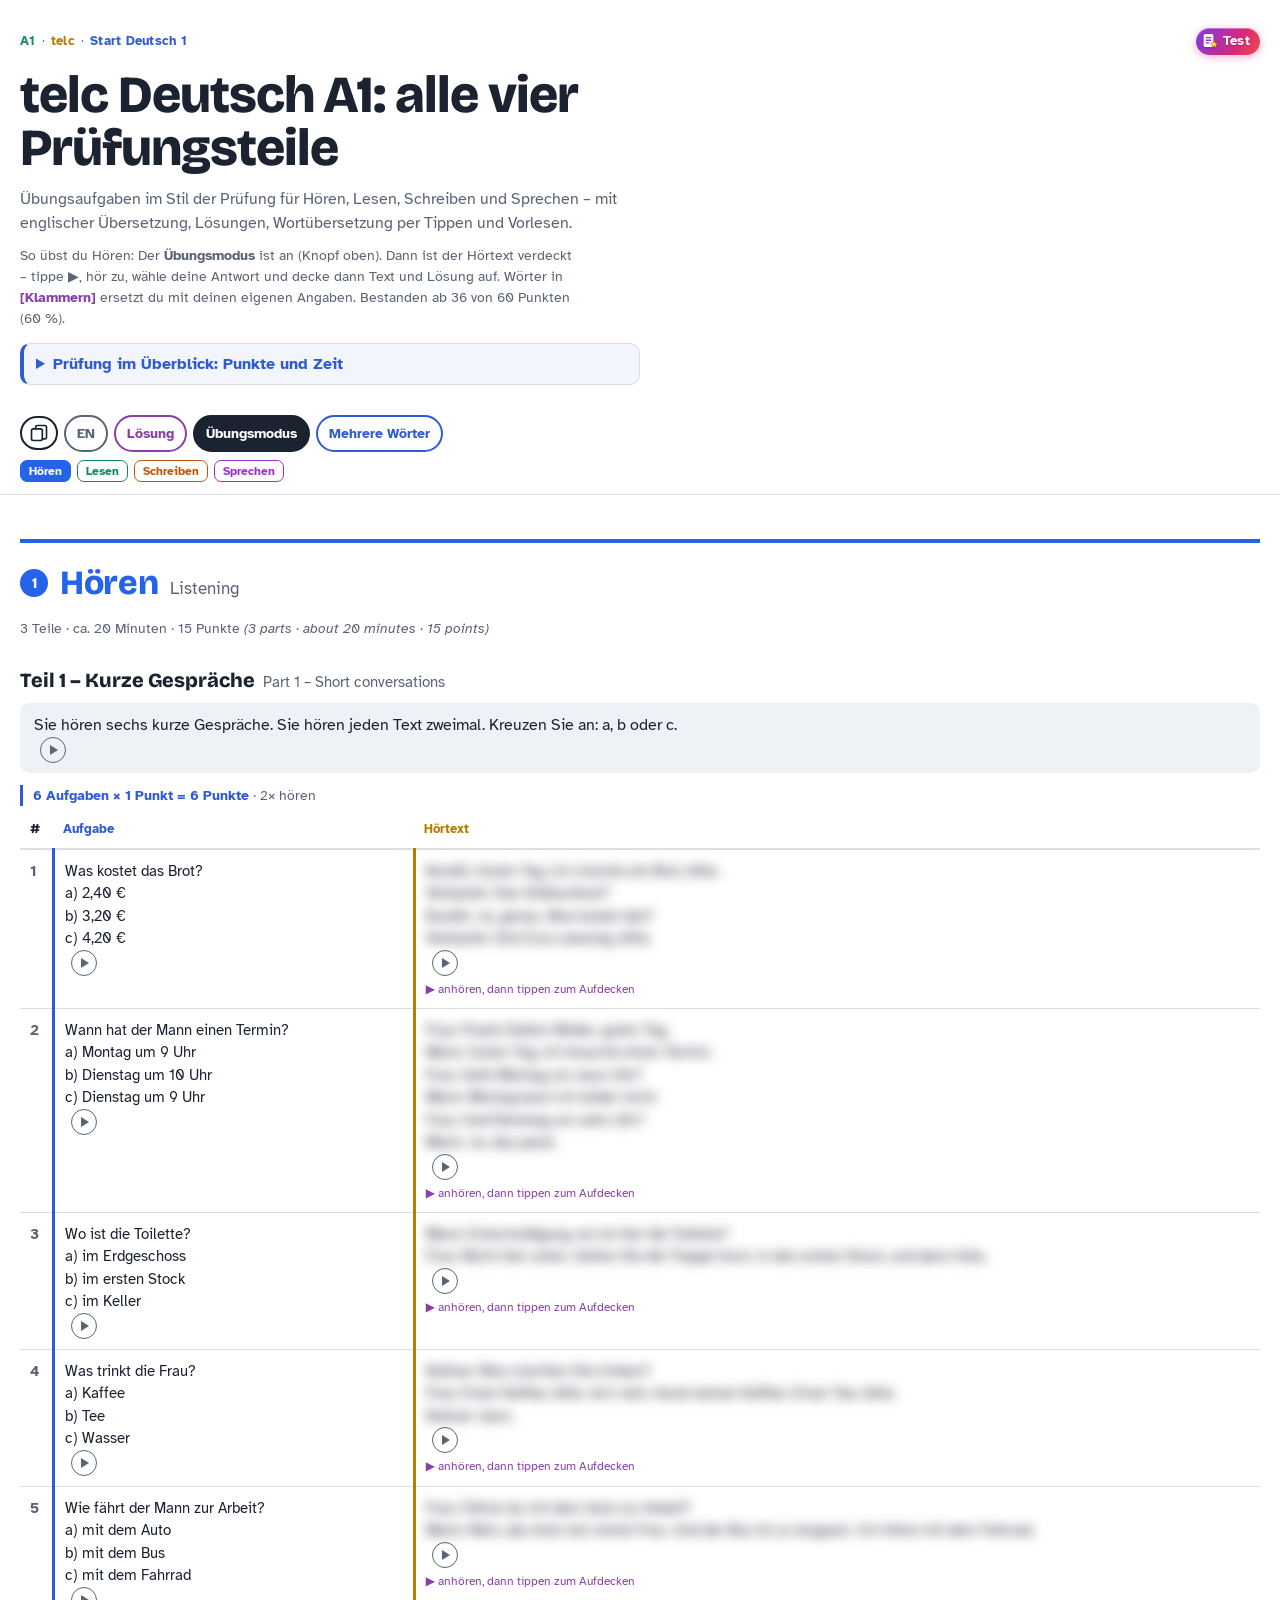
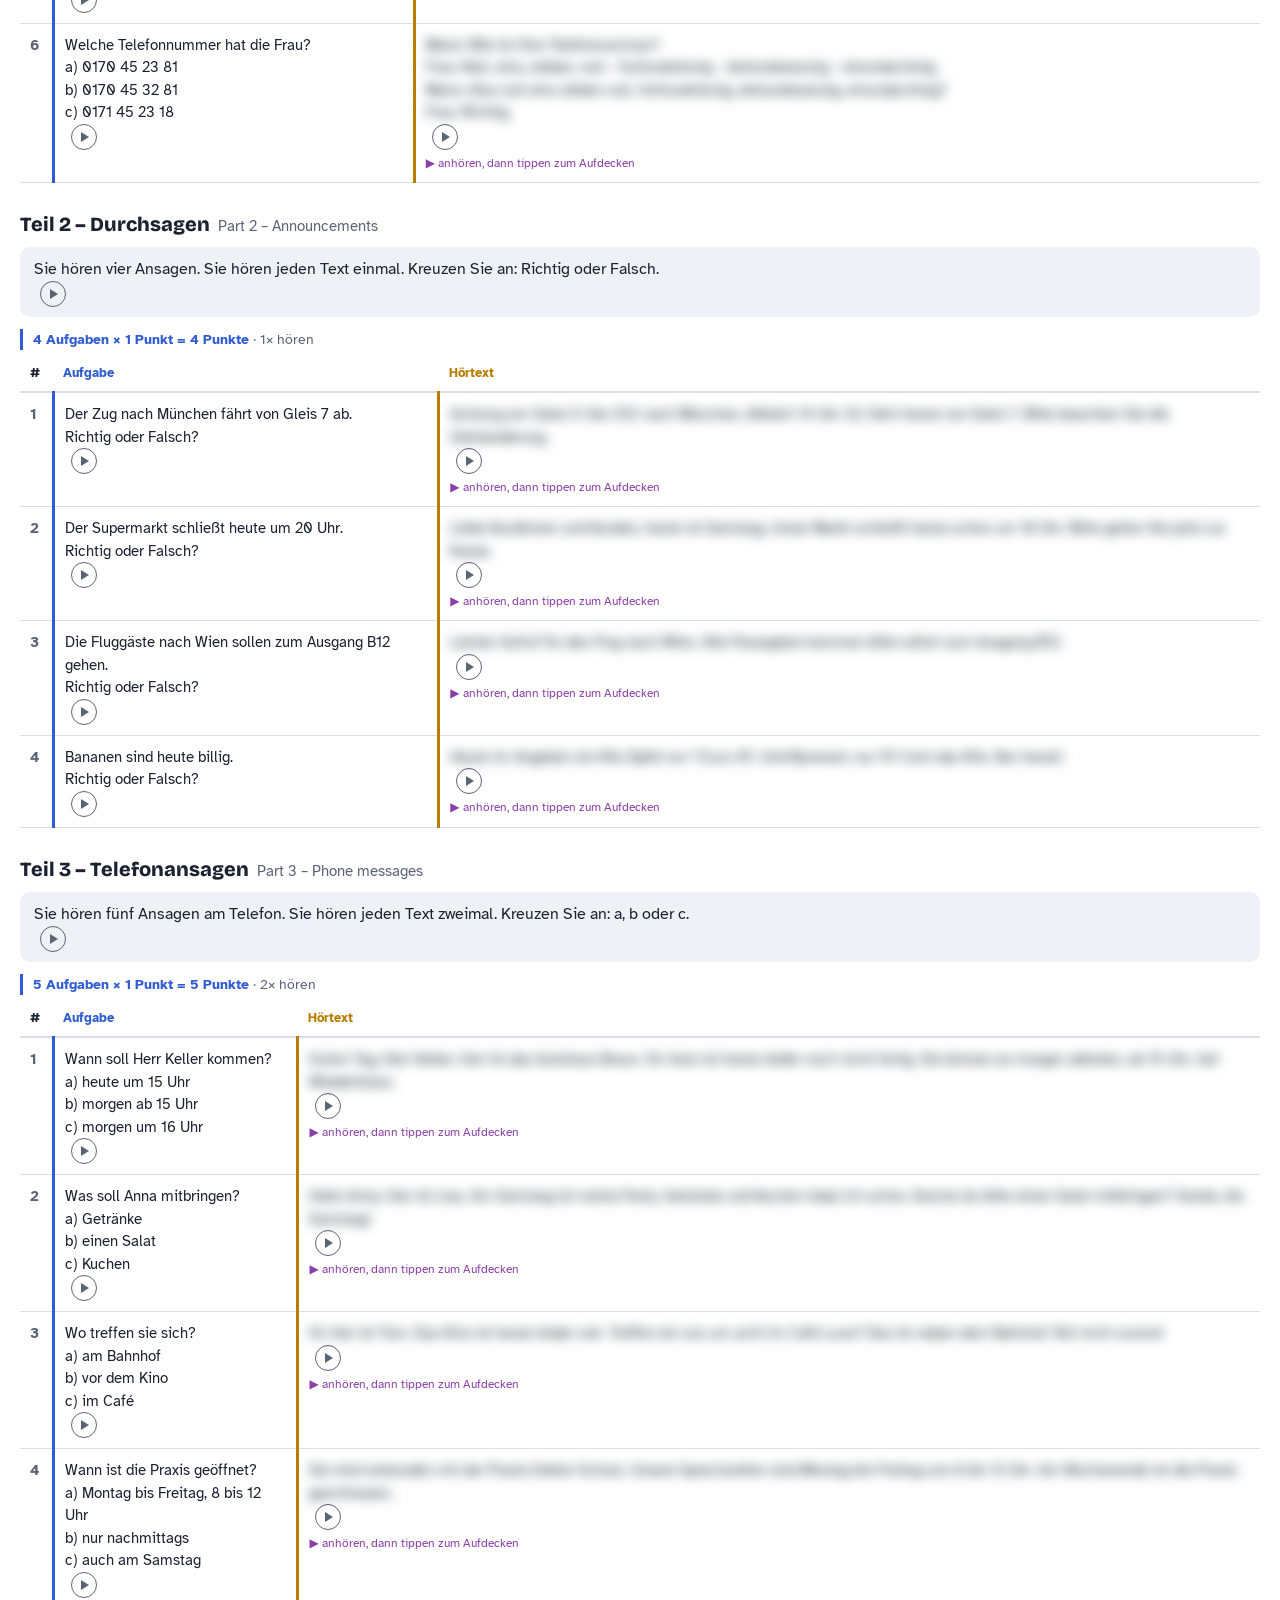
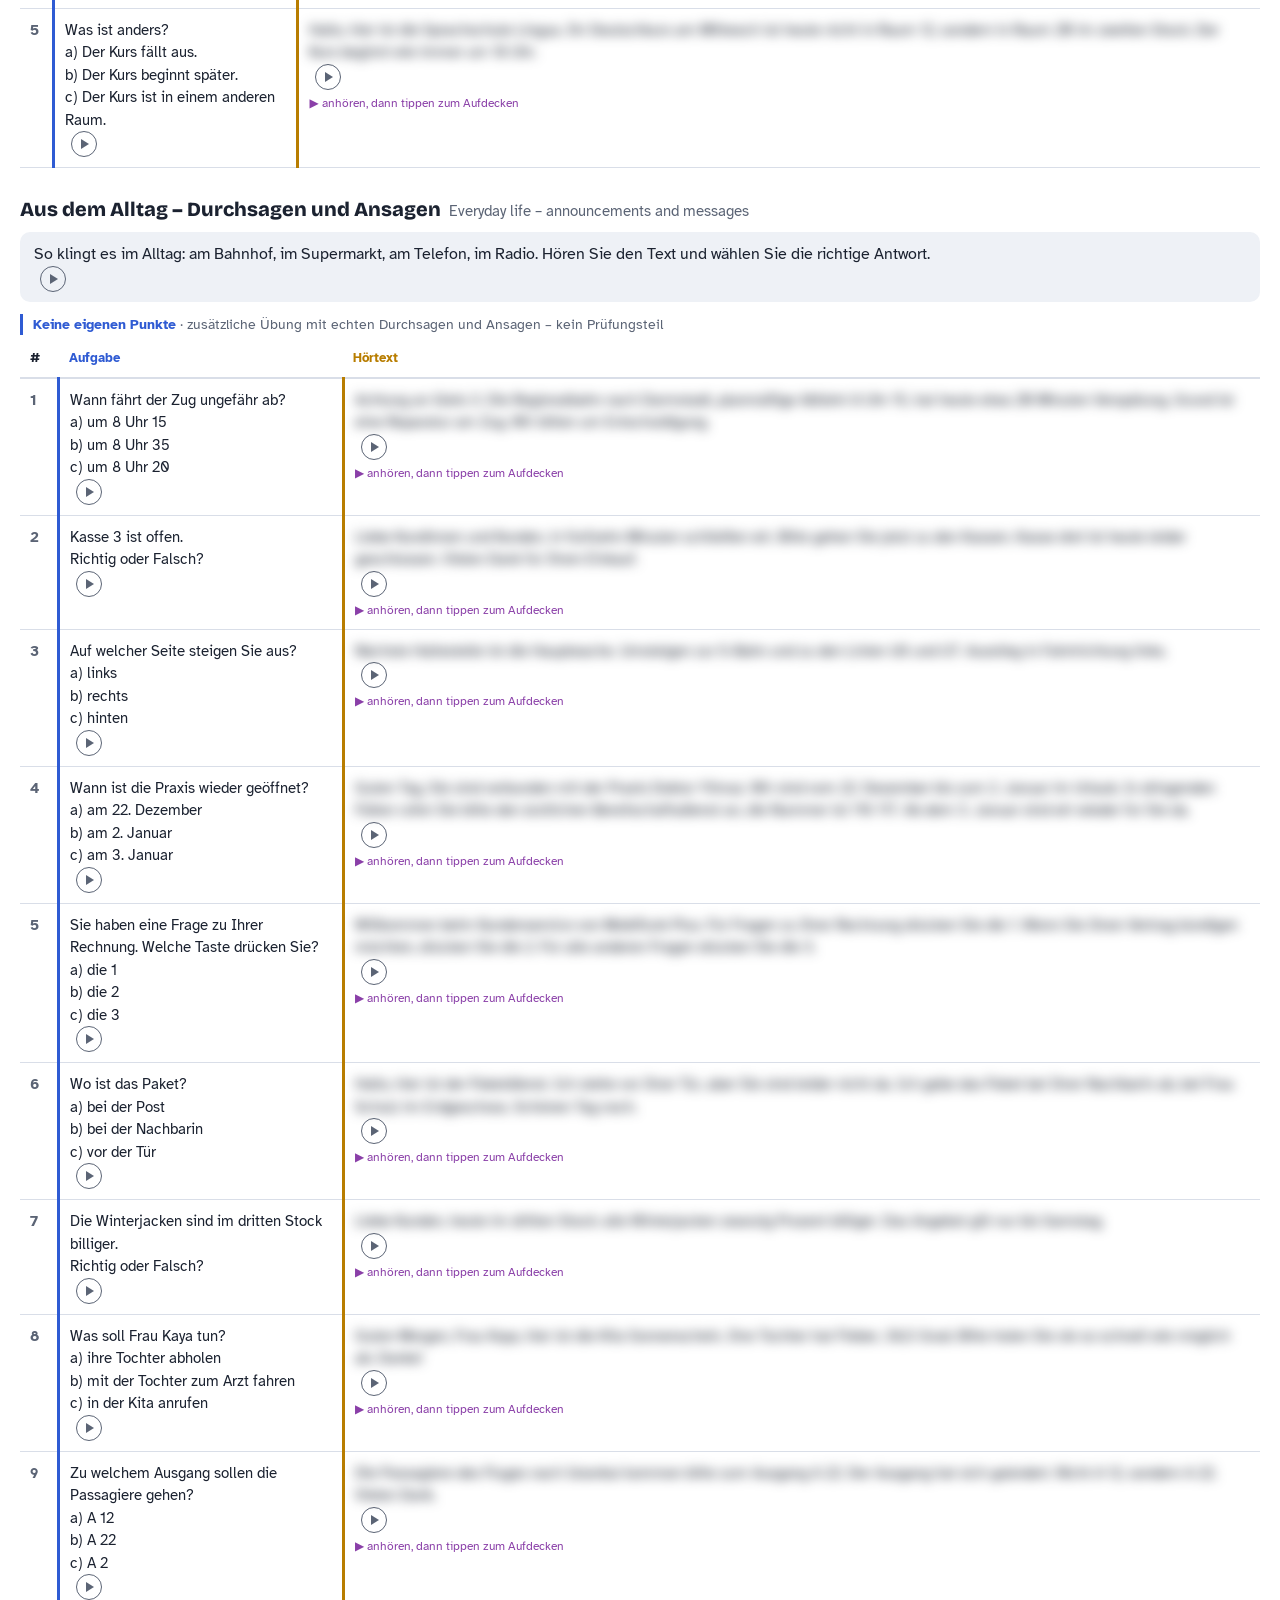
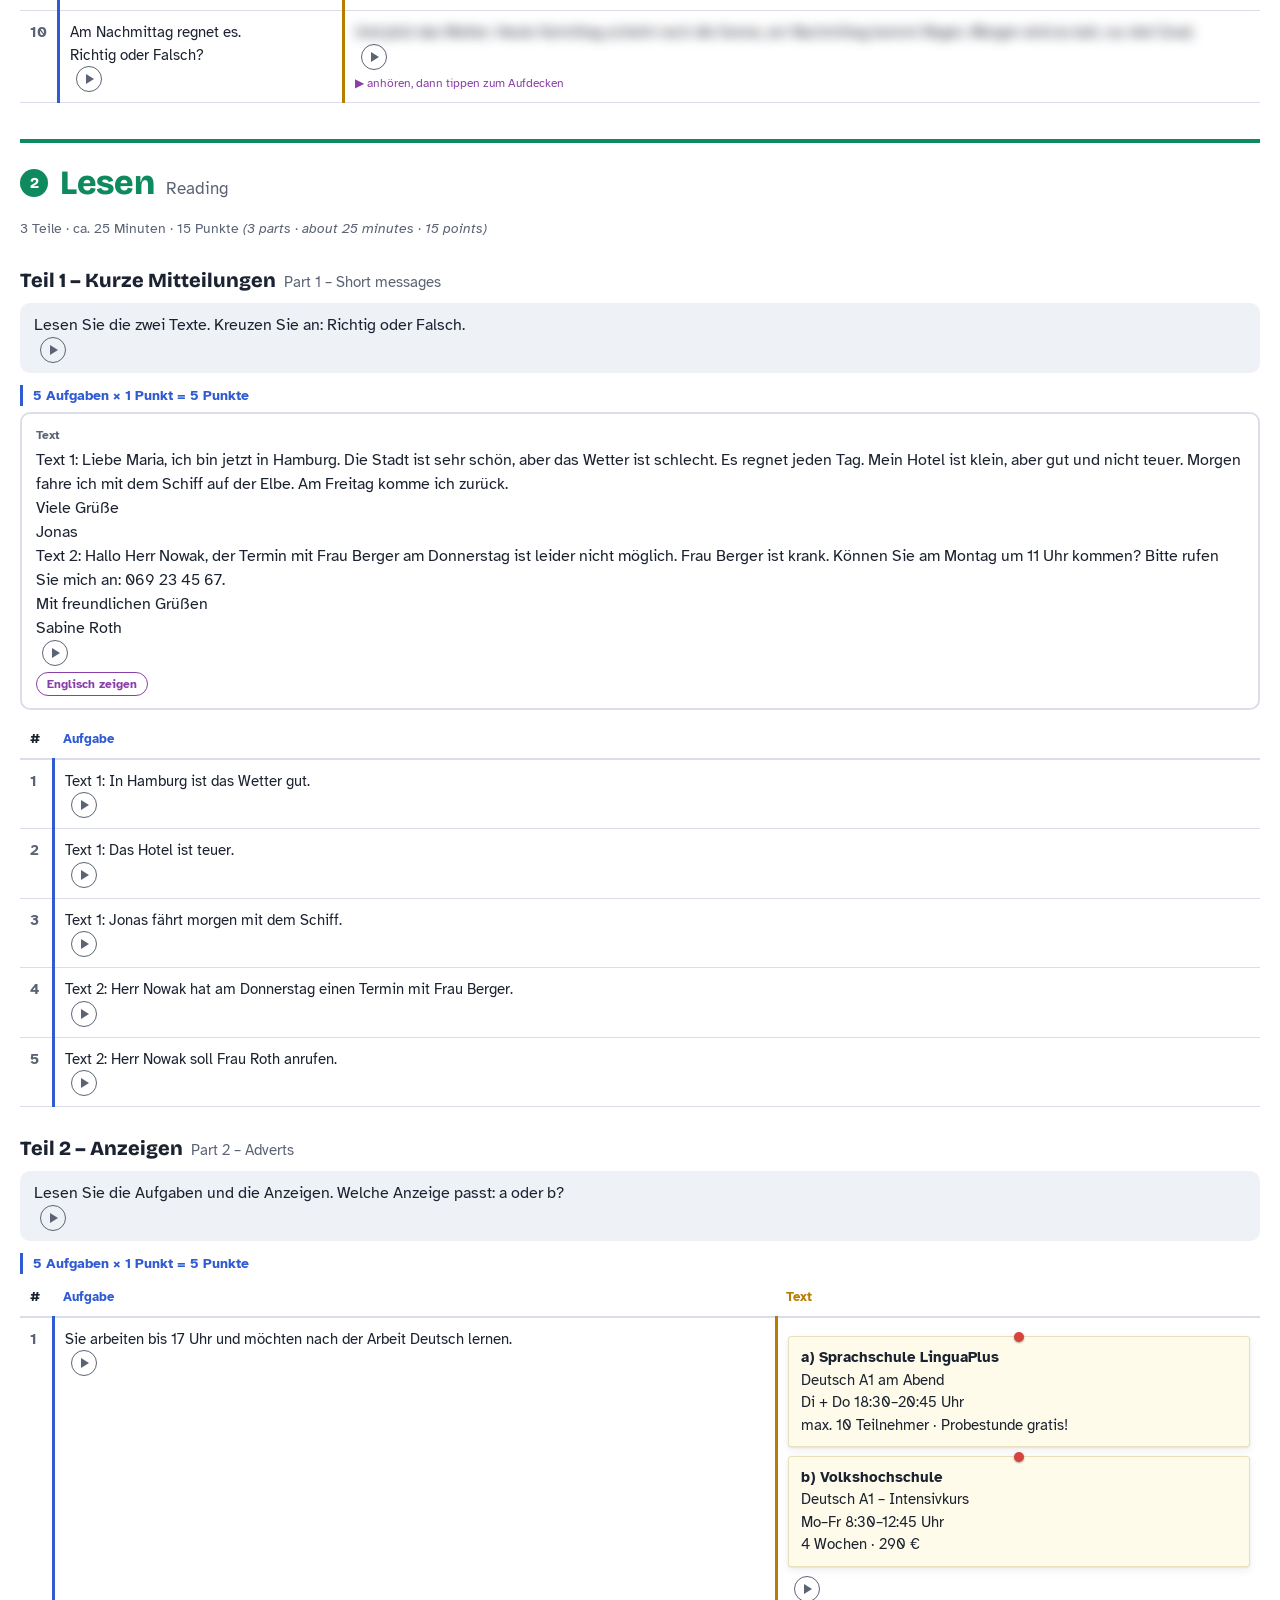
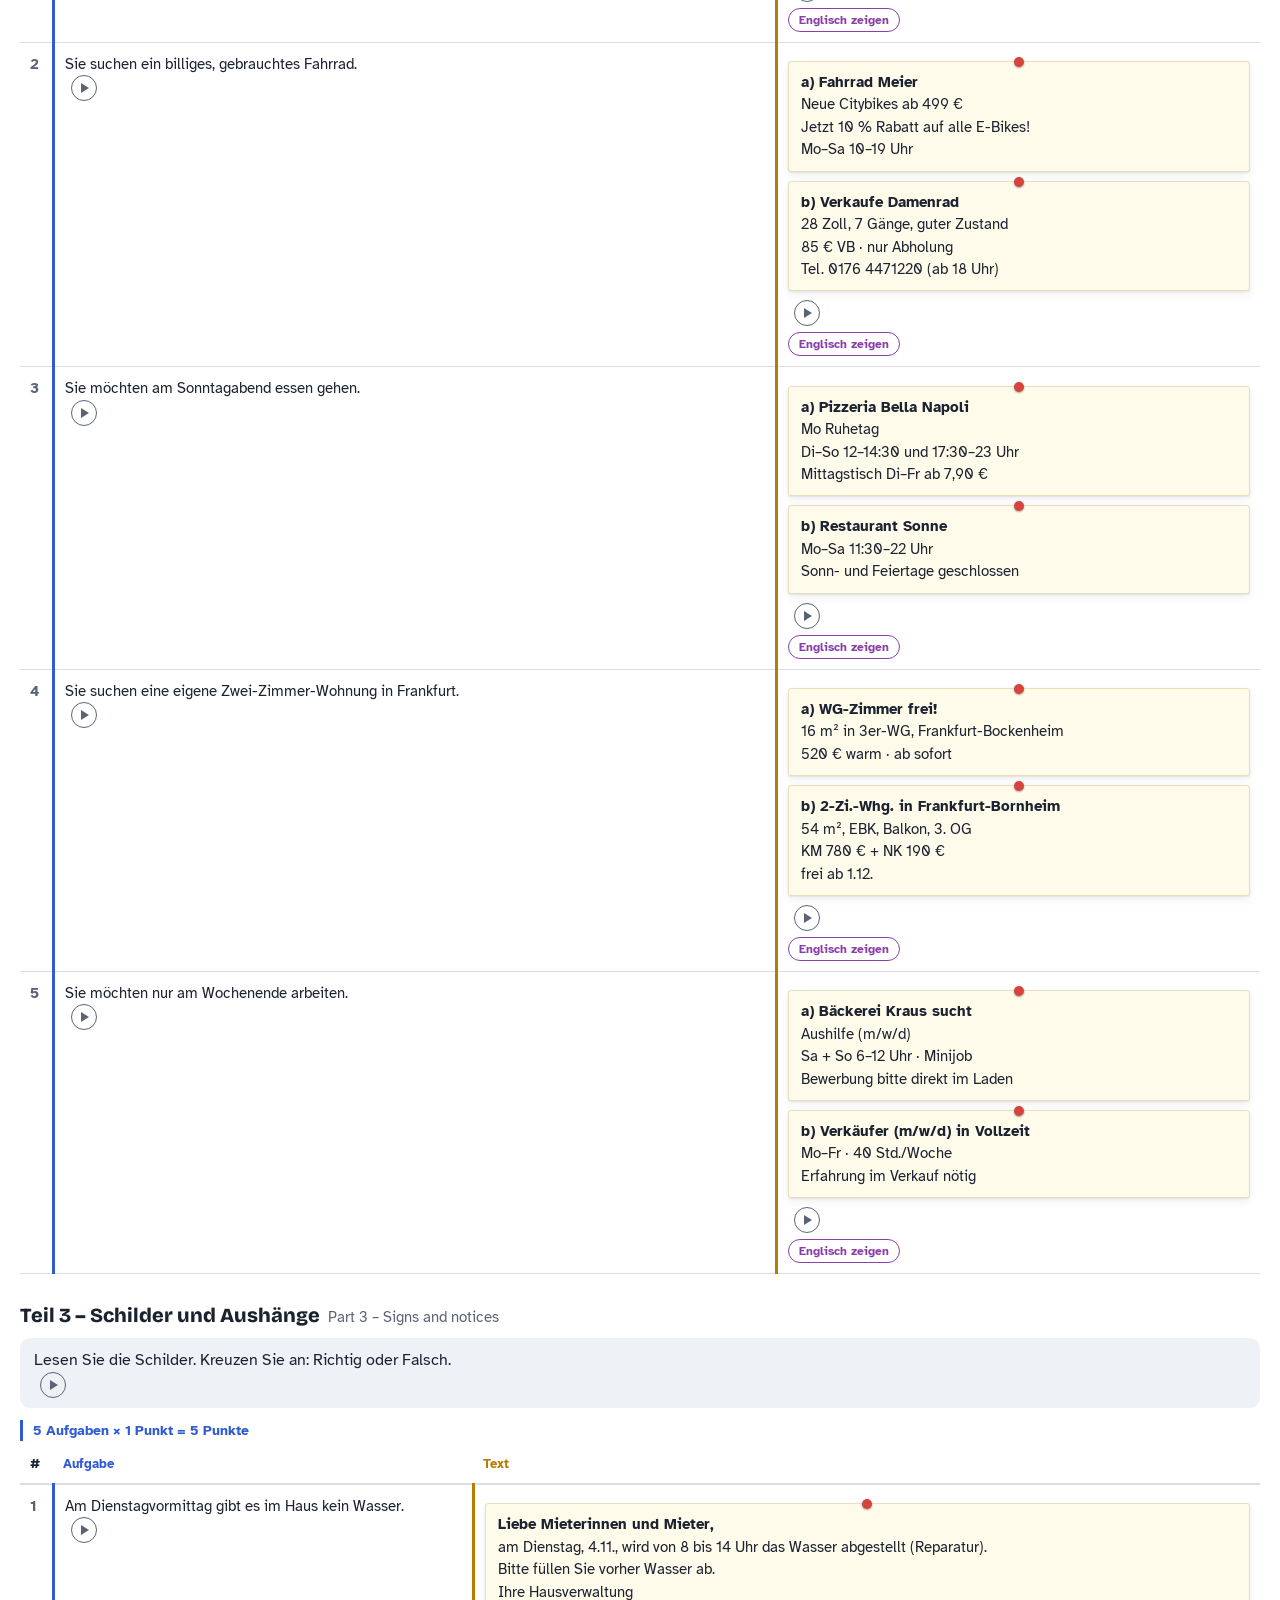
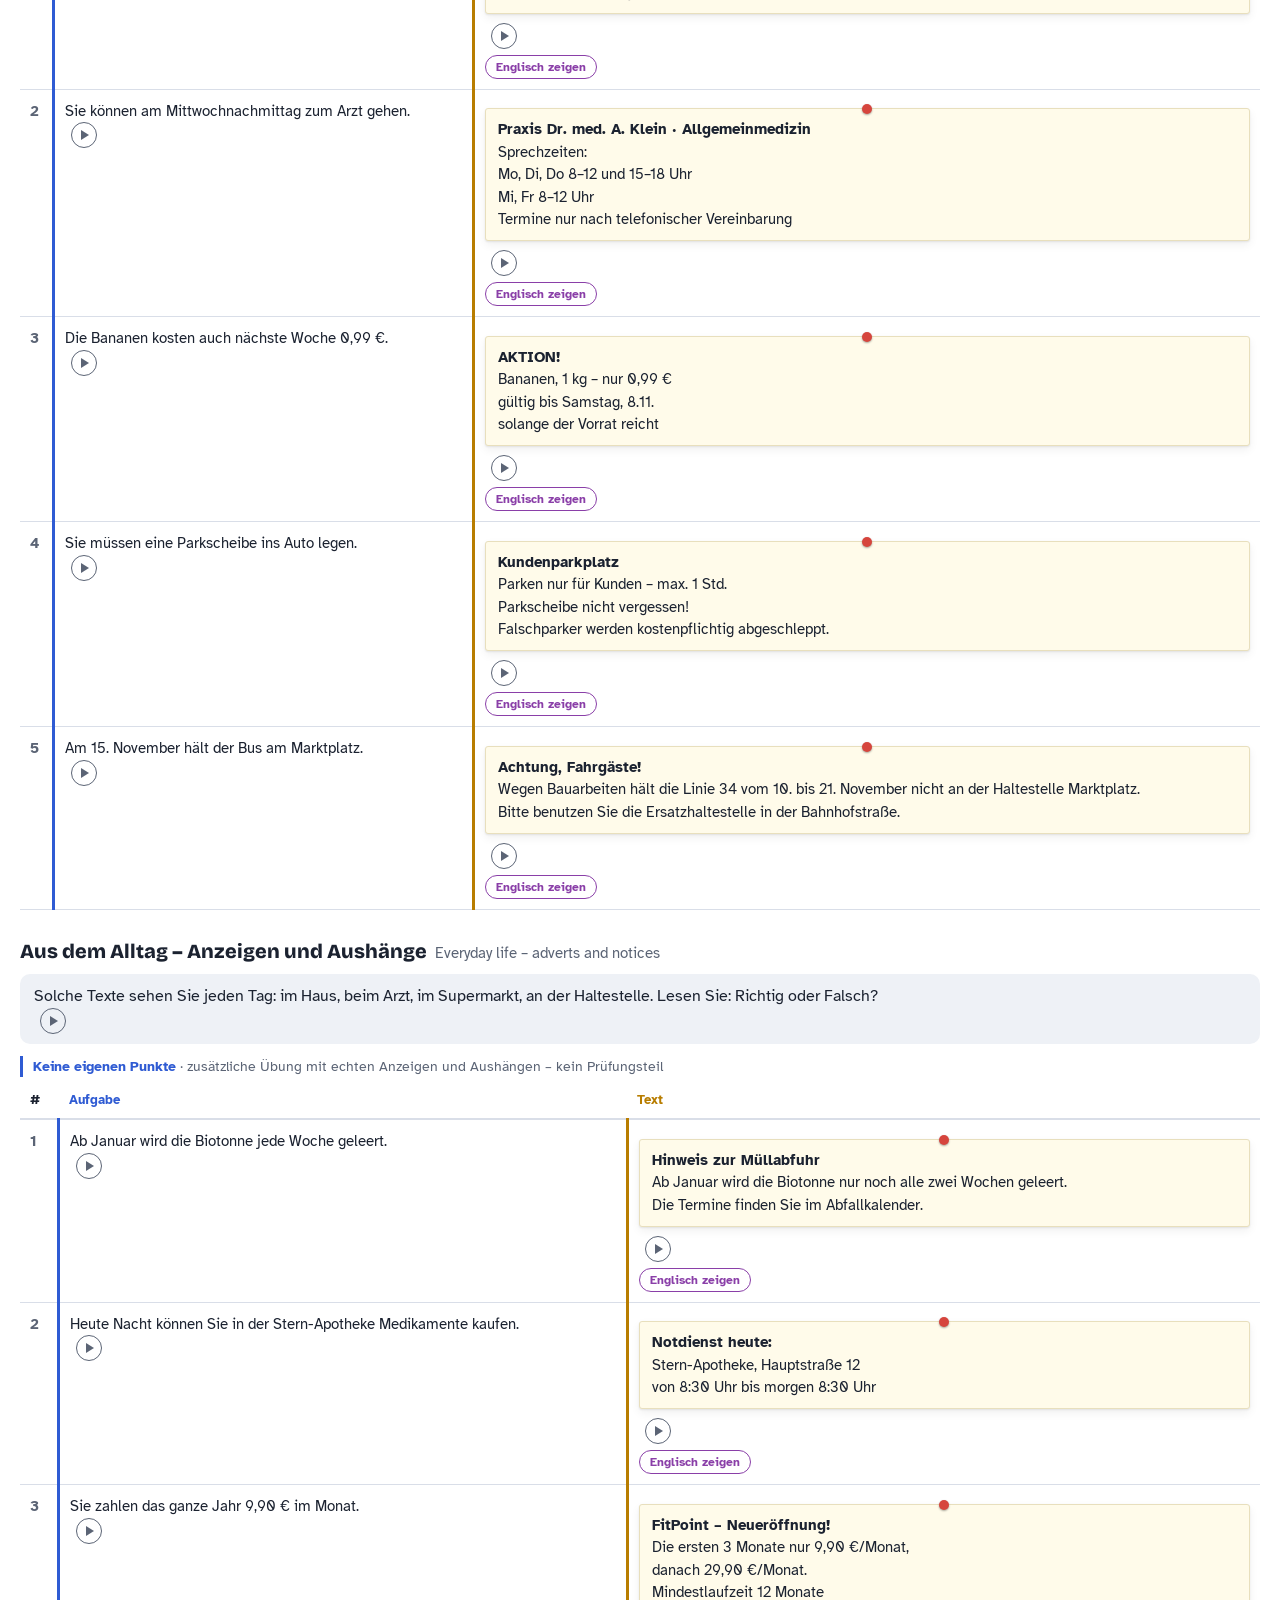
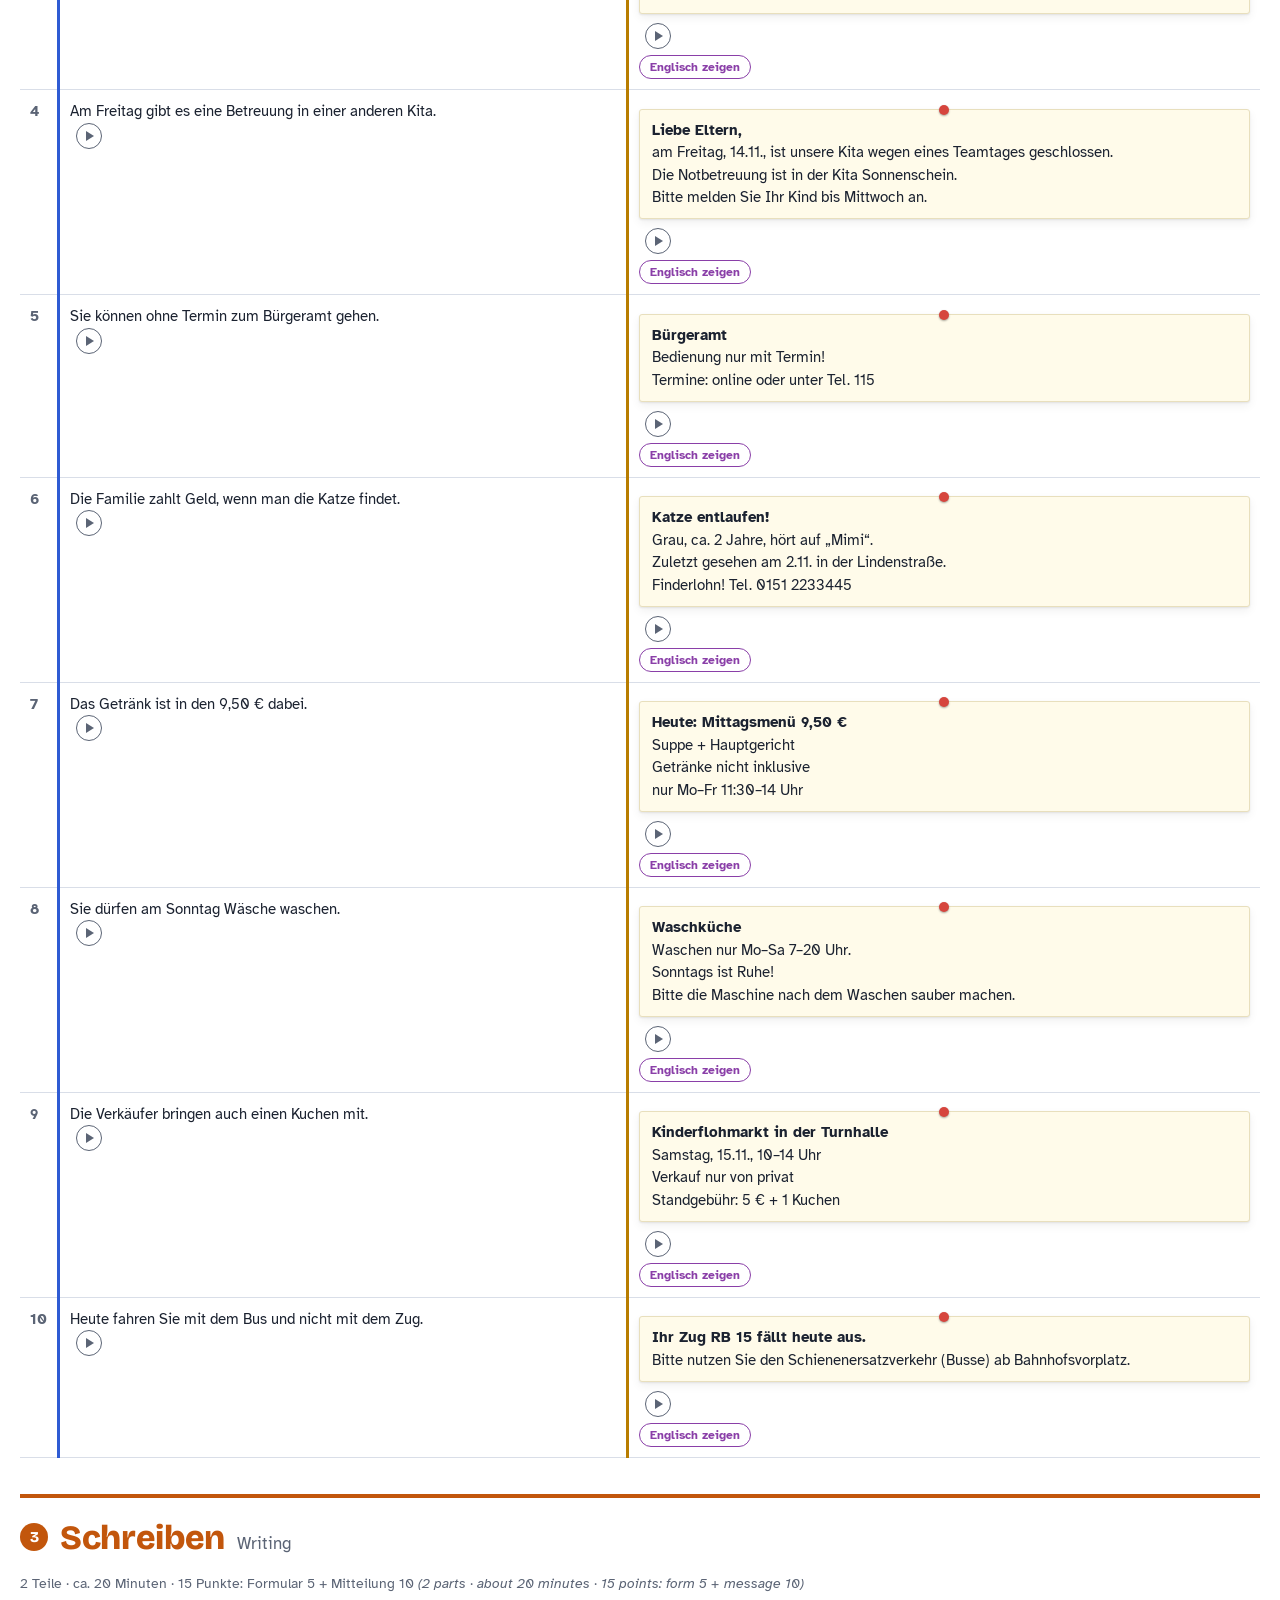
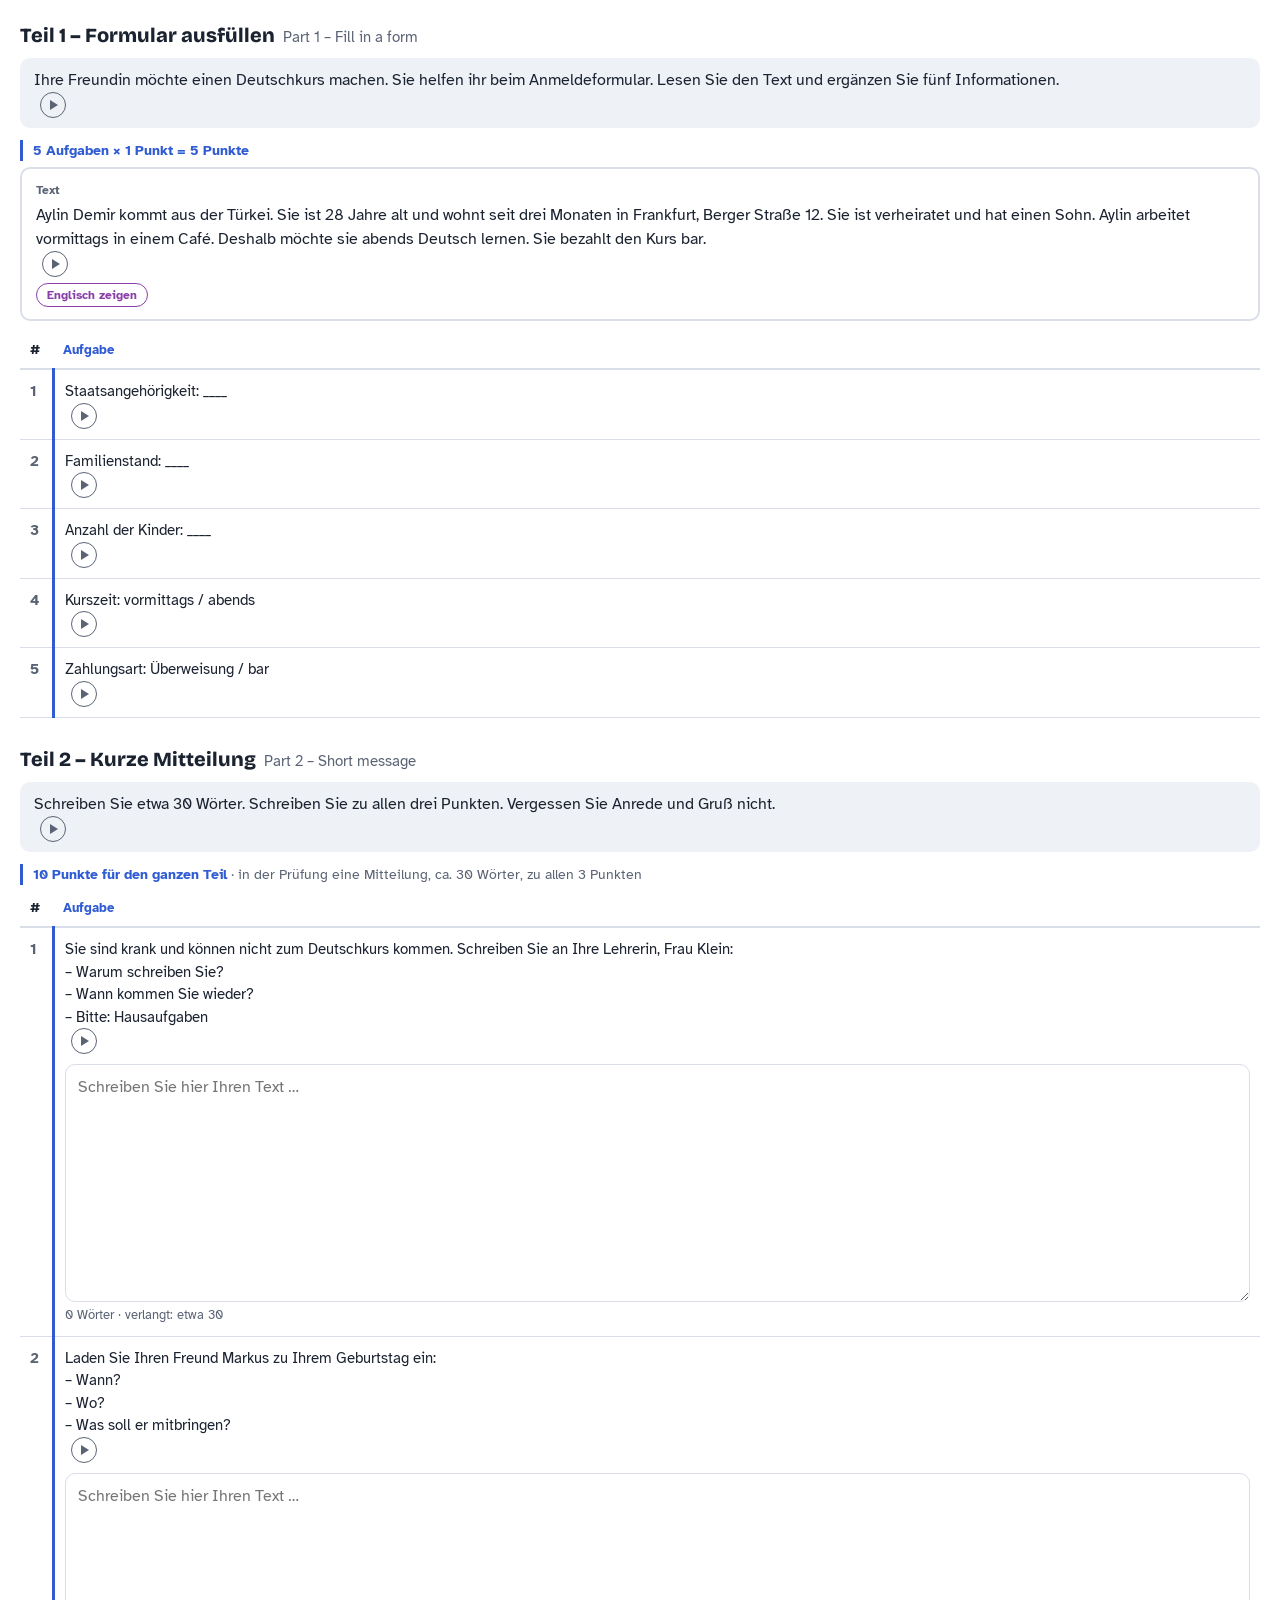
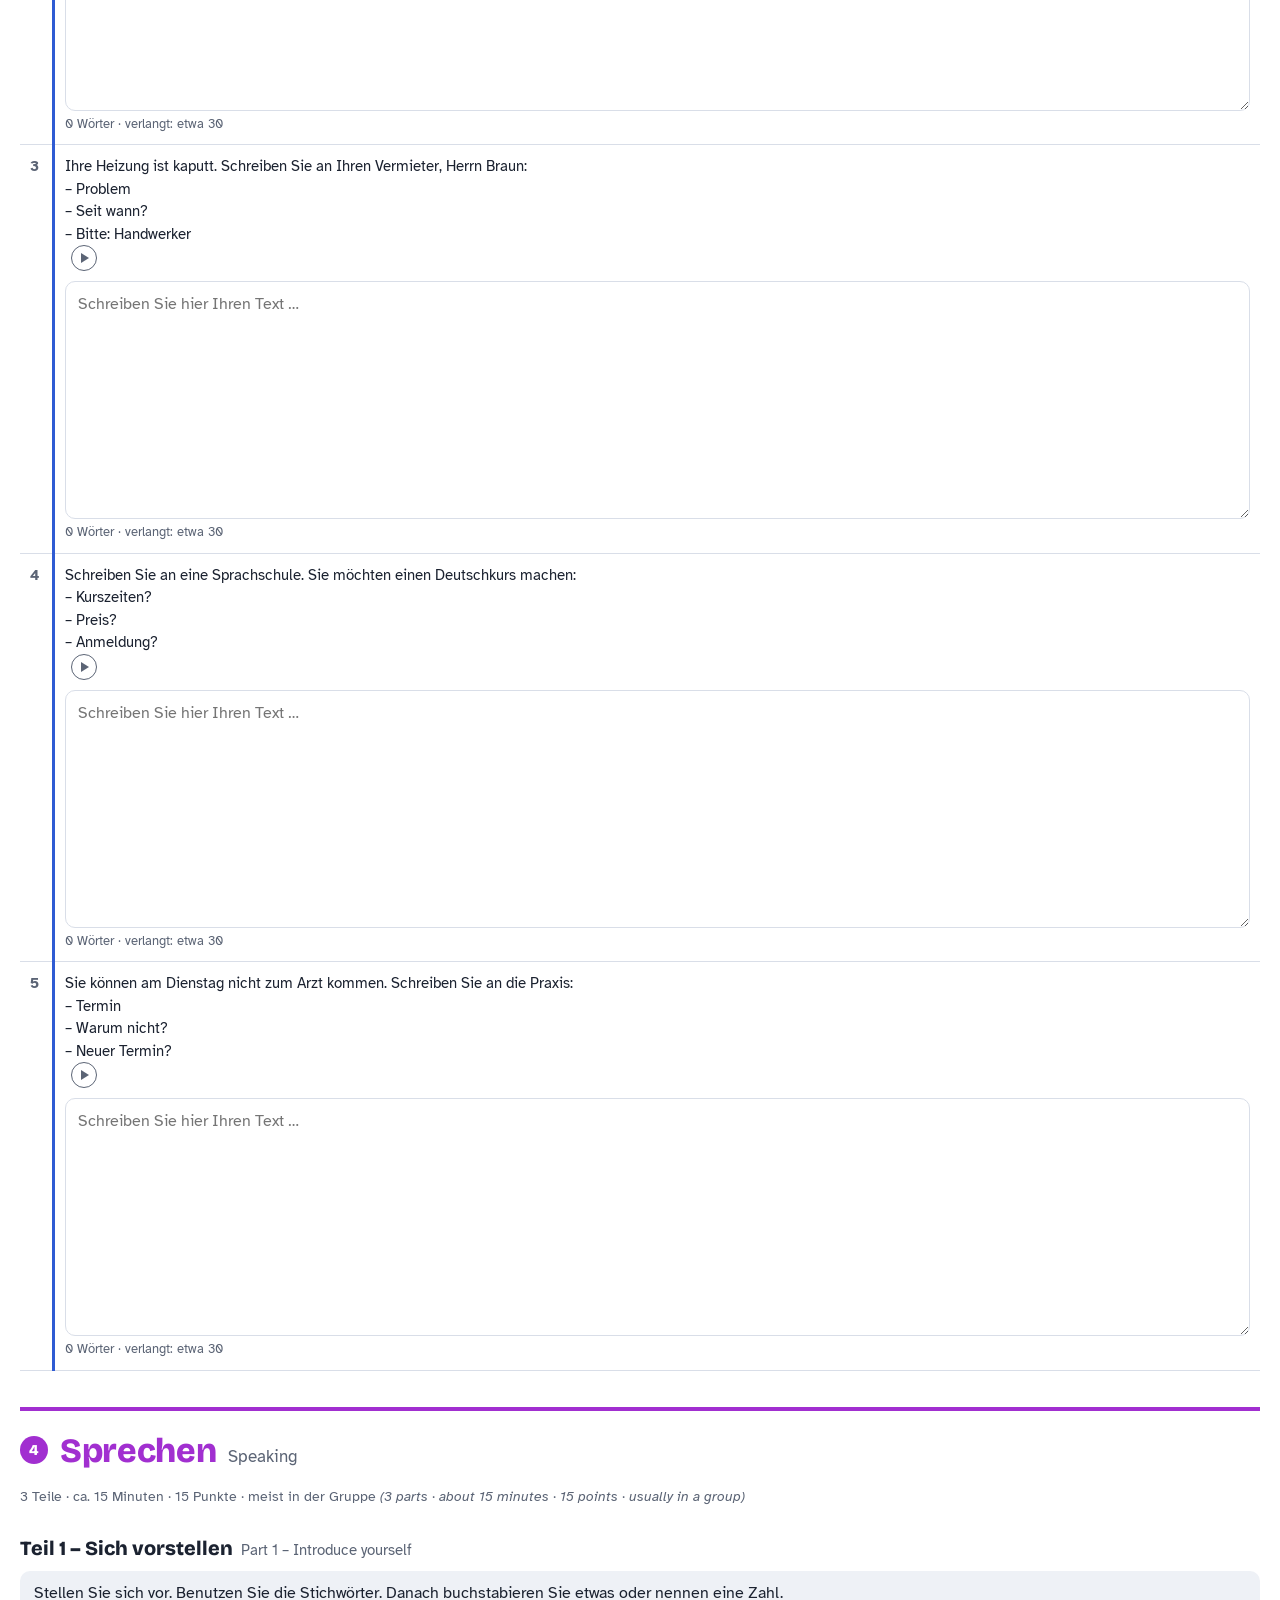
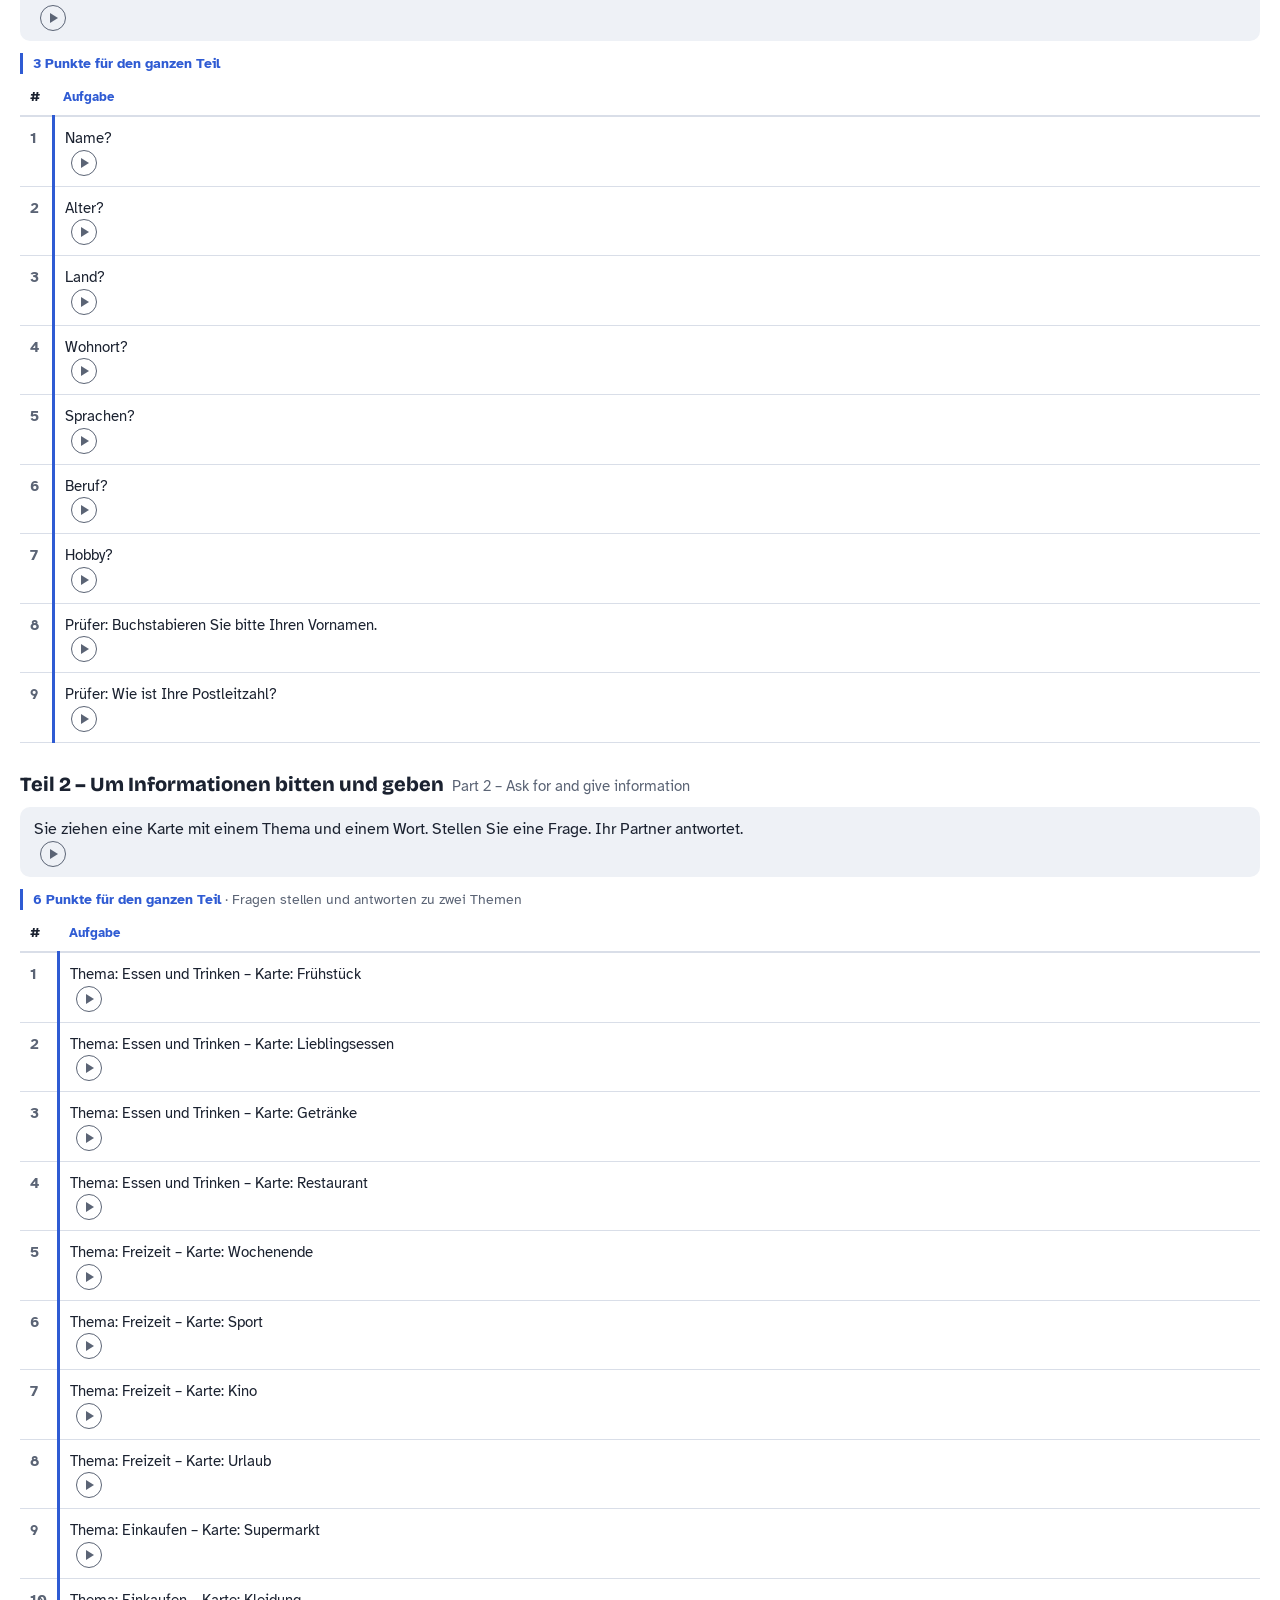
<file: a1.html>
<!DOCTYPE html>
<html lang="de">
<head>
<meta charset="utf-8">
<script>/* Darstellung: the theme chosen at the top of the app (index.html) – light, dark or like the phone */
(function(){const set=t=>{const r=document.documentElement;if(t==="light"||t==="dark")r.dataset.theme=t;else delete r.dataset.theme};
try{set(localStorage.getItem("dl:theme"))}catch(e){}
addEventListener("message",e=>{if(e.origin===location.origin&&e.data&&"dlTheme" in e.data)set(e.data.dlTheme)})})();</script>
<meta name="viewport" content="width=device-width, initial-scale=1, viewport-fit=cover">
<title>telc Deutsch A1 – Prüfungstraining</title>
<link rel="preconnect" href="https://fonts.googleapis.com">
<link rel="preconnect" href="https://fonts.gstatic.com" crossorigin>
<link href="https://fonts.googleapis.com/css2?family=Atkinson+Hyperlegible:ital,wght@0,400;0,700;1,400&family=Bricolage+Grotesque:opsz,wght@12..96,500;12..96,800&display=swap" rel="stylesheet">
<style>
:root{box-sizing:border-box;padding-top:env(safe-area-inset-top,0px);padding-bottom:env(safe-area-inset-bottom,0px);
--paper:#ffffff;--surface:#eef1f6;--ink:#1b2230;--muted:#5b6475;--line:#d9dee8;
--en:#5b6475;--b1:#2f5bd3;--a2:#b87d00;--a1:#1b8a6b;--ans:#8a3fa8;--ansbg:#f6effa}
@media (prefers-color-scheme:dark){:root:not([data-theme="light"]){--paper:#141821;--surface:#1d2230;--ink:#e8ebf2;--muted:#9aa3b5;--line:#2c3344;--en:#9aa3b5;--b1:#7e9dff;--a2:#e8b33c;--a1:#4cc79f;--ans:#d49bf0;--ansbg:#2a2036}}
:root[data-theme="dark"]{--paper:#141821;--surface:#1d2230;--ink:#e8ebf2;--muted:#9aa3b5;--line:#2c3344;--en:#9aa3b5;--b1:#7e9dff;--a2:#e8b33c;--a1:#4cc79f;--ans:#d49bf0;--ansbg:#2a2036}
*,*::before,*::after{box-sizing:inherit;touch-action:manipulation}
html{height:100%;scroll-padding-top:calc(env(safe-area-inset-top,0px) + 120px)}
body{margin:0;background:var(--paper);color:var(--ink);font:16px/1.5 "Atkinson Hyperlegible",system-ui,-apple-system,"Segoe UI",sans-serif}
h1,h2{font-family:"Bricolage Grotesque","Atkinson Hyperlegible",system-ui,sans-serif;margin:0}
header.hero{padding:28px 20px 20px;max-width:1280px;margin:0 auto}
.ladder{display:flex;gap:6px;margin-bottom:14px}
.ladder span{font-weight:800;font-size:13px;letter-spacing:.02em;line-height:1.6}
/* the labels are plain coloured words, not buttons: a dot between them */
.ladder span+span::before{content:"·";margin-right:6px;color:var(--muted);font-weight:400}
.ladder .l1{color:var(--a1)}.ladder .l2{color:var(--a2)}.ladder .l3{color:var(--b1)}
h1{font-size:clamp(30px,6vw,52px);font-weight:800;line-height:1.02;letter-spacing:-.02em;max-width:18ch}
.sub{color:var(--muted);max-width:62ch;margin:12px 0 0}
.bar{position:sticky;top:0;z-index:5;background:var(--paper);border-bottom:1px solid var(--line);padding:10px 20px 8px}
.bar-inner{max-width:1280px;margin:0 auto;display:flex;flex-wrap:wrap;gap:8px;align-items:center}
input[type=search]{flex:1 1 200px;min-width:0;font:inherit;padding:8px 12px;border:1px solid var(--line);border-radius:8px;background:var(--surface);color:var(--ink)}
.toggles{display:flex;flex-wrap:wrap;gap:6px}
.tg{font:inherit;font-size:14px;font-weight:700;padding:6px 11px;border-radius:999px;border:2px solid var(--c);background:var(--c);color:#fff;cursor:pointer}
.tg[aria-pressed="false"]{background:transparent;color:var(--c)}
.tg.en{--c:var(--en)}.tg.b1{--c:var(--b1)}.tg.a2{--c:var(--a2)}.tg.a1{--c:var(--a1)}.tg.ans{--c:var(--ans)}
.tg.practice{--c:var(--ink)}.tg.multi{--c:var(--b1)}.tg.speed{--c:var(--a1)}
.topics{max-width:1280px;margin:8px auto 0;display:flex;gap:6px;overflow-x:auto;padding-bottom:4px;scrollbar-width:thin}
.topics a{flex:none;font-size:13px;color:var(--ink);text-decoration:none;padding:4px 10px;border-radius:6px;background:var(--surface);white-space:nowrap}
@media (hover:hover){.topics a:hover{background:var(--line)}}
main{max-width:1280px;margin:0 auto;padding:8px 20px 60px}
section{margin-top:36px}
.th{display:flex;align-items:baseline;gap:12px;flex-wrap:wrap;margin-bottom:10px}
.th .n{font-family:"Bricolage Grotesque",sans-serif;font-weight:800;font-size:15px;color:var(--muted)}
h2{font-size:clamp(24px,4vw,34px);font-weight:800;letter-spacing:-.01em}
.th .en{color:var(--muted);font-size:17px}
.wrap{overflow-x:auto}
table{width:100%;border-collapse:collapse;font-size:15px}
th{text-align:left;font-size:13px;font-weight:700;padding:8px 10px;border-bottom:2px solid var(--line);vertical-align:bottom}
td{padding:10px;border-bottom:1px solid var(--line);vertical-align:top}
th.c-en{color:var(--en)}th.c-b1{color:var(--b1)}th.c-a2{color:var(--a2)}th.c-a1{color:var(--a1)}th.c-ans{color:var(--ans)}
td.num{color:var(--muted);font-weight:700;width:2.2em}
td.c-en{color:var(--en);font-style:italic}
td.c-b1{border-left:3px solid var(--b1)}
td.c-a2{border-left:3px solid var(--a2)}
td.c-a1{border-left:3px solid var(--a1)}
td.c-ans{background:var(--ansbg);border-left:3px solid var(--ans)}
.ph{color:var(--ans);font-weight:700}
body.hide-en .c-en,body.hide-b1 .c-b1,body.hide-a2 .c-a2,body.hide-a1 .c-a1,body.hide-ans .c-ans{display:none}
body.practice td.c-ans .t{filter:blur(6px);cursor:pointer;user-select:none;transition:filter .2s}
body.practice td.c-ans.shown .t{filter:none}
body.practice td.c-ans:not(.shown)::after{content:"Tippen zum Aufdecken";display:block;font-size:12px;color:var(--ans);margin-top:4px}

td.c-ans .tr{display:none;margin-top:6px;padding-top:6px;border-top:1px dashed var(--ans);color:var(--muted);font-style:italic}
td.c-ans.en-on .tr{display:block}
.trb{display:block;margin-top:6px;font:inherit;font-size:12px;font-weight:700;color:var(--ans);background:none;border:1px solid var(--ans);border-radius:999px;padding:2px 10px;cursor:pointer}
body.practice td.c-ans:not(.shown) .trb{display:none}
.w{cursor:pointer;border-radius:3px;transition:background .15s}
@media (hover:hover){.w:hover{background:var(--surface)}}
.w.sel{background:var(--b1);color:#fff}
#pop{position:fixed;left:12px;right:12px;bottom:calc(env(safe-area-inset-bottom,0px) + 12px);max-width:440px;margin:0 auto;background:var(--paper);color:var(--ink);border:2px solid var(--b1);border-radius:12px;padding:12px 14px;z-index:20;box-shadow:0 8px 28px rgba(20,30,60,.25)}
#pop[hidden]{display:none}
#pop .ph1{display:flex;justify-content:space-between;align-items:center;gap:8px}
#pw{font-family:"Bricolage Grotesque",sans-serif;font-weight:800;font-size:22px;color:var(--b1)}
#px{font:inherit;font-size:20px;line-height:1;background:none;border:none;color:var(--muted);cursor:pointer;padding:4px 8px}
.pen{font-size:18px;font-weight:700;margin-top:2px}
.pm{color:var(--muted);font-size:14px;margin-top:2px}
.pn{font-size:14px;margin-top:6px;font-style:italic}
.muted{color:var(--muted)}
.say{display:inline-flex;align-items:center;justify-content:center;vertical-align:middle;width:26px;height:26px;margin-left:6px;border-radius:50%;border:1.5px solid currentColor;background:transparent;color:var(--muted);cursor:pointer;padding:0;flex:none}
.say::before{content:"";width:0;height:0;border-left:8px solid currentColor;border-top:5px solid transparent;border-bottom:5px solid transparent;margin-left:2px}
.say.on{background:var(--b1);border-color:var(--b1);color:#fff}
.say.on::before{border:none;width:8px;height:8px;background:currentColor;margin:0}
td.c-b1 .say{color:var(--b1)}td.c-a2 .say{color:var(--a2)}td.c-a1 .say{color:var(--a1)}td.c-ans .say{color:var(--ans)}td.c-ans .say.on{color:#fff}
body.no-tts .say,body.no-tts #sp{display:none}
body.practice td.c-ans:not(.shown) > .say{display:none}
.w.pk{background:var(--a2);color:#fff}
.pact{display:flex;gap:8px;margin-top:10px;flex-wrap:wrap}
.pbtn{font:inherit;font-size:14px;font-weight:700;padding:6px 14px;border-radius:999px;border:2px solid var(--b1);background:var(--b1);color:#fff;cursor:pointer}
.pbtn.ghost{background:transparent;color:var(--b1)}
#pw{word-break:break-word}
.empty{display:none;color:var(--muted);padding:40px 0}
.note{font-size:14px;color:var(--muted);max-width:62ch;margin-top:10px}
@media (max-width:760px){
 table,tbody,tr,td{display:block;width:100%}
 thead{display:none}
 tr{border:1px solid var(--line);border-radius:10px;margin-bottom:12px;overflow:hidden}
 td{border-bottom:none;padding:8px 12px}
 td.num{padding-bottom:0;width:auto}
 td[data-l]::before{content:attr(data-l);display:block;font-size:11px;font-weight:700;font-style:normal;margin-bottom:2px}
 td.c-en::before{color:var(--en)}td.c-b1::before{color:var(--b1)}td.c-a2::before{color:var(--a2)}td.c-a1::before{color:var(--a1)}td.c-ans::before{color:var(--ans)}
 .bar{padding-left:14px;padding-right:14px}main,header.hero{padding-left:14px;padding-right:14px}
}
button:focus-visible,a:focus-visible,input:focus-visible{outline:3px solid var(--b1);outline-offset:2px}
@media (prefers-reduced-motion:reduce){*{transition:none!important}}

.skill-info{color:var(--muted);font-size:14px}
.intro{background:var(--surface);border-radius:10px;padding:10px 14px;margin:8px 0 12px}
.intro .en-line{color:var(--muted);font-style:italic;font-size:14px;margin-top:4px}
.ttext{border:2px solid var(--line);border-radius:10px;padding:12px 14px;margin:0 0 12px}
.ttext .lab{font-size:12px;font-weight:700;color:var(--muted);margin-bottom:4px}
h3{font-family:"Bricolage Grotesque",sans-serif;font-size:20px;font-weight:800;margin:26px 0 2px}
h3 .en{font-family:"Atkinson Hyperlegible",sans-serif;font-weight:400;font-size:15px;color:var(--muted);margin-left:8px}
.ln{display:block}
/* Ads and notices look like what hangs on a real notice board: a sheet of
   paper with a pin, the headline in bold. One sheet per ad (a), b) … start
   a new one). */
:root{--nt-bg:#fffbea;--nt-line:#e8dfbd;--nt-pin:#d6453d}
@media (prefers-color-scheme:dark){:root:not([data-theme="light"]){--nt-bg:#29261a;--nt-line:#4a4430;--nt-pin:#e0625a}}
:root[data-theme="dark"]{--nt-bg:#29261a;--nt-line:#4a4430;--nt-pin:#e0625a}
.nc{display:block;position:relative;background:var(--nt-bg);border:1px solid var(--nt-line);border-radius:3px;
 padding:.6em .8em .65em;margin:.55em 0 .6em;box-shadow:0 1px 2px rgba(0,0,0,.08),0 4px 10px rgba(0,0,0,.06)}
.nc::before{content:"";position:absolute;top:-5px;left:50%;width:10px;height:10px;margin-left:-5px;border-radius:50%;
 background:var(--nt-pin);box-shadow:0 1px 2px rgba(0,0,0,.35)}
.nc > .ln:first-child{font-weight:700}

td.c-tx{border-left:3px solid var(--a2)}
th.c-tx,td.c-tx::before{color:var(--a2)}
td.c-de{border-left:3px solid var(--b1)}
th.c-de,td.c-de::before{color:var(--b1)}
body.practice .rv:not(.shown) > .s{filter:blur(6px);user-select:none;cursor:pointer}
body.practice .rv:not(.shown)::after{content:"Tippen zum Aufdecken";display:block;font-size:12px;color:var(--ans);margin-top:4px}
body.practice .rv.hear:not(.shown)::after{content:"▶ anhören, dann tippen zum Aufdecken"}
body.practice .rv:not(.shown) > .trb,body.practice .rv:not(.shown) > .tr{display:none}
body.practice .rv:not(.hear):not(.shown) > .say{display:none}
.en-on > .tr{display:block}
.tr{display:none;margin-top:6px;padding-top:6px;border-top:1px dashed var(--ans);color:var(--muted);font-style:italic}
.tip{font-size:14px;color:var(--muted);max-width:70ch}
.fb{margin-top:6px;font-size:15px}.fb a{color:var(--b1);font-weight:700}

/* One line on phones: shorter labels next to the cards button (karten.js). */
.toggles{flex-wrap:nowrap;align-items:center}
.tg .sm{display:none}
@media (max-width:520px){.tg .lg{display:none}.tg .sm{display:inline}.tg{font-size:13px;padding:5px 10px}.toggles{gap:5px}}
</style>
<style>
/* writing tasks: a big box for your own text right below the task, kept on this device */
.wbox{margin-top:10px}
.mywrite{display:block;width:100%;min-height:220px;font:inherit;font-size:16px;line-height:1.5;padding:10px 12px;border-radius:10px;border:1.5px solid var(--line);background:var(--paper);color:var(--ink);resize:vertical}
.mywrite:focus{outline:2px solid var(--b1);outline-offset:1px}
.wcount{font-size:13px;color:var(--muted);margin-top:4px}
</style>
<link rel="stylesheet" href="karten.css">
<link rel="stylesheet" href="test.css">
<!-- GoatCounter: counts page views anonymously, no cookies, nothing personal (deutsch-lernen.goatcounter.com) -->
<script data-goatcounter="https://deutsch-lernen.goatcounter.com/count" async src="https://gc.zgo.at/count.js"></script>
</head>
<body class="practice hide-en hide-ans">
<header class="hero">
 <div class="ladder"><span class="l1">A1</span><span class="l2">telc</span><span class="l3">Start Deutsch 1</span></div>
 <h1>telc Deutsch A1: alle vier Prüfungsteile</h1>
 <p class="sub">Übungsaufgaben im Stil der Prüfung für Hören, Lesen, Schreiben und Sprechen – mit englischer Übersetzung, Lösungen, Wortübersetzung per Tippen und Vorlesen.</p>
 <p class="note">So übst du Hören: Der <b>Übungsmodus</b> ist an (Knopf oben). Dann ist der Hörtext verdeckt – tippe ▶, hör zu, wähle deine Antwort und decke dann Text und Lösung auf. Wörter in <span class="ph">[Klammern]</span> ersetzt du mit deinen eigenen Angaben. Bestanden ab 36 von 60 Punkten (60 %).</p>
</header>
<div class="bar"><div class="bar-inner">
 <input type="hidden" id="q" value="">
 <div class="toggles">
  <button class="tg en" data-k="en" aria-pressed="false">EN</button>
  <button class="tg ans" data-k="ans" aria-pressed="false">Lösung</button>
  <button class="tg practice" id="pr" aria-pressed="true"><span class="lg">Übungsmodus</span><span class="sm">Üben</span></button>
  <button class="tg multi" id="mw" aria-pressed="false"><span class="lg">Mehrere Wörter</span><span class="sm">Wörter</span></button>
 </div>
</div><nav class="topics" id="nav" aria-label="Prüfungsteile"></nav></div>
<main id="main"></main>
<p class="empty" id="empty">Keine Aufgabe passt zu deiner Suche.</p>
<div id="pop" hidden role="dialog" aria-live="polite"><div class="ph1"><span id="pw"></span><button id="px" type="button" aria-label="Schließen">×</button></div><div id="pb"></div></div>
<script src="translate.js"></script>
<script src="karten.js"></script>
<script src="me.js"></script>
<script src="exam.js"></script>
<script src="schreiben.js"></script>
<script src="speak.js"></script>
<script src="hilfe.js"></script>
<script src="fehler.js"></script>
<script src="test.js"></script>
<script src="test-a1.js"></script>
<script>
const S=[
{de:"Hören",en:"Listening",info:"3 Teile · ca. 20 Minuten · 15 Punkte",infoEn:"3 parts · about 20 minutes · 15 points",parts:[
{t:"Teil 1 – Kurze Gespräche",te:"Part 1 – Short conversations",hear:true,
 intro:"Sie hören sechs kurze Gespräche. Sie hören jeden Text zweimal. Kreuzen Sie an: a, b oder c.",
 introEn:"You hear six short conversations. You hear each text twice. Choose a, b or c.",rows:[
["How much does the bread cost?","Was kostet das Brot?\na) 2,40 €\nb) 3,20 €\nc) 4,20 €",
 "Kundin: Guten Tag, ich möchte ein Brot, bitte.\nVerkäufer: Das Vollkornbrot?\nKundin: Ja, genau. Was kostet das?\nVerkäufer: Drei Euro zwanzig, bitte.",
 "Customer: Good day, I'd like a loaf of bread, please. / Seller: The wholegrain bread? / Customer: Yes, exactly. How much is it? / Seller: Three euros twenty, please.",
 "b) 3,20 € – „drei Euro zwanzig“","b) €3.20 – “three euros twenty”"],
["When does the man have an appointment?","Wann hat der Mann einen Termin?\na) Montag um 9 Uhr\nb) Dienstag um 10 Uhr\nc) Dienstag um 9 Uhr",
 "Frau: Praxis Doktor Weber, guten Tag.\nMann: Guten Tag, ich brauche einen Termin.\nFrau: Geht Montag um neun Uhr?\nMann: Montag kann ich leider nicht.\nFrau: Und Dienstag um zehn Uhr?\nMann: Ja, das passt.",
 "Woman: Dr Weber's practice, good day. / Man: Good day, I need an appointment. / Woman: Is Monday at nine OK? / Man: Unfortunately I can't on Monday. / Woman: And Tuesday at ten? / Man: Yes, that works.",
 "b) Dienstag um 10 Uhr – Montag kann er nicht.","b) Tuesday at 10 – he can't on Monday."],
["Where is the toilet?","Wo ist die Toilette?\na) im Erdgeschoss\nb) im ersten Stock\nc) im Keller",
 "Mann: Entschuldigung, wo ist hier die Toilette?\nFrau: Nicht hier unten. Gehen Sie die Treppe hoch, in den ersten Stock, und dann links.",
 "Man: Excuse me, where's the toilet here? / Woman: Not down here. Go up the stairs to the first floor, then left.",
 "b) im ersten Stock","b) on the first floor"],
["What does the woman drink?","Was trinkt die Frau?\na) Kaffee\nb) Tee\nc) Wasser",
 "Kellner: Was möchten Sie trinken?\nFrau: Einen Kaffee, bitte. Ach nein, heute keinen Kaffee. Einen Tee, bitte.\nKellner: Gern.",
 "Waiter: What would you like to drink? / Woman: A coffee, please. Oh no, no coffee today. A tea, please. / Waiter: Of course.",
 "b) Tee – sie ändert ihre Bestellung.","b) Tea – she changes her order."],
["How does the man get to work?","Wie fährt der Mann zur Arbeit?\na) mit dem Auto\nb) mit dem Bus\nc) mit dem Fahrrad",
 "Frau: Fährst du mit dem Auto zur Arbeit?\nMann: Nein, das Auto hat meine Frau. Und der Bus ist zu langsam. Ich fahre mit dem Fahrrad.",
 "Woman: Do you drive to work? / Man: No, my wife has the car. And the bus is too slow. I cycle.",
 "c) mit dem Fahrrad","c) by bike"],
["What is the woman's phone number?","Welche Telefonnummer hat die Frau?\na) 0170 45 23 81\nb) 0170 45 32 81\nc) 0171 45 23 18",
 "Mann: Wie ist Ihre Telefonnummer?\nFrau: Null, eins, sieben, null – fünfundvierzig – dreiundzwanzig – einundachtzig.\nMann: Also null eins sieben null, fünfundvierzig, dreiundzwanzig, einundachtzig?\nFrau: Richtig.",
 "Man: What's your phone number? / Woman: Zero one seven zero – forty-five – twenty-three – eighty-one. / Man: So 0170 45 23 81? / Woman: Correct.",
 "a) 0170 45 23 81 – Achtung: „dreiundzwanzig“ = 23 (drei + zwanzig).","a) 0170 45 23 81 – careful: “dreiundzwanzig” = 23 (three-and-twenty)."]]},
{t:"Teil 2 – Durchsagen",te:"Part 2 – Announcements",hear:true,
 intro:"Sie hören vier Ansagen. Sie hören jeden Text einmal. Kreuzen Sie an: Richtig oder Falsch.",
 introEn:"You hear four announcements. You hear each text once. Choose true or false.",rows:[
["The train to Munich leaves from platform 7.","Der Zug nach München fährt von Gleis 7 ab.\nRichtig oder Falsch?",
 "Achtung am Gleis 5: Der ICE nach München, Abfahrt 14 Uhr 32, fährt heute von Gleis 7. Bitte beachten Sie die Gleisänderung.",
 "Attention on platform 5: The ICE to Munich, departing 14:32, leaves from platform 7 today. Please note the platform change.",
 "Richtig – heute Gleis 7.","True – platform 7 today."],
["The supermarket closes at 8 pm today.","Der Supermarkt schließt heute um 20 Uhr.\nRichtig oder Falsch?",
 "Liebe Kundinnen und Kunden, heute ist Samstag. Unser Markt schließt heute schon um 18 Uhr. Bitte gehen Sie jetzt zur Kasse.",
 "Dear customers, today is Saturday. Our store closes already at 6 pm today. Please go to the checkout now.",
 "Falsch – er schließt um 18 Uhr.","False – it closes at 6 pm."],
["Passengers to Vienna should go to gate B12.","Die Fluggäste nach Wien sollen zum Ausgang B12 gehen.\nRichtig oder Falsch?",
 "Letzter Aufruf für den Flug nach Wien. Alle Passagiere kommen bitte sofort zum Ausgang B12.",
 "Last call for the flight to Vienna. All passengers please come to gate B12 immediately.",
 "Richtig","True"],
["Bananas are cheap today.","Bananen sind heute billig.\nRichtig oder Falsch?",
 "Heute im Angebot: ein Kilo Äpfel nur 1 Euro 49. Und Bananen: nur 99 Cent das Kilo. Nur heute!",
 "On offer today: a kilo of apples only €1.49. And bananas: only 99 cents a kilo. Today only!",
 "Richtig – nur 99 Cent das Kilo.","True – only 99 cents a kilo."]]},
{t:"Teil 3 – Telefonansagen",te:"Part 3 – Phone messages",hear:true,
 intro:"Sie hören fünf Ansagen am Telefon. Sie hören jeden Text zweimal. Kreuzen Sie an: a, b oder c.",
 introEn:"You hear five phone messages. You hear each text twice. Choose a, b or c.",rows:[
["When should Mr Keller come?","Wann soll Herr Keller kommen?\na) heute um 15 Uhr\nb) morgen ab 15 Uhr\nc) morgen um 16 Uhr",
 "Guten Tag, Herr Keller, hier ist das Autohaus Braun. Ihr Auto ist heute leider noch nicht fertig. Sie können es morgen abholen, ab 15 Uhr. Auf Wiederhören.",
 "Good day, Mr Keller, this is Braun car garage. Unfortunately your car isn't ready today. You can pick it up tomorrow, from 3 pm. Goodbye.",
 "b) morgen ab 15 Uhr","b) tomorrow from 3 pm"],
["What should Anna bring?","Was soll Anna mitbringen?\na) Getränke\nb) einen Salat\nc) Kuchen",
 "Hallo Anna, hier ist Lisa. Am Samstag ist meine Party. Getränke und Kuchen habe ich schon. Kannst du bitte einen Salat mitbringen? Danke, bis Samstag!",
 "Hi Anna, it's Lisa. My party is on Saturday. I already have drinks and cake. Can you please bring a salad? Thanks, see you Saturday!",
 "b) einen Salat","b) a salad"],
["Where do they meet?","Wo treffen sie sich?\na) am Bahnhof\nb) vor dem Kino\nc) im Café",
 "Hi, hier ist Tom. Das Kino ist heute leider voll. Treffen wir uns um acht im Café Luna? Das ist neben dem Bahnhof. Ruf mich zurück!",
 "Hi, it's Tom. Unfortunately the cinema is full today. Shall we meet at eight at Café Luna? It's next to the station. Call me back!",
 "c) im Café – der Bahnhof ist nur die Richtung.","c) at the café – the station is just the direction."],
["When is the doctor's practice open?","Wann ist die Praxis geöffnet?\na) Montag bis Freitag, 8 bis 12 Uhr\nb) nur nachmittags\nc) auch am Samstag",
 "Sie sind verbunden mit der Praxis Doktor Schulz. Unsere Sprechzeiten sind Montag bis Freitag von 8 bis 12 Uhr. Am Wochenende ist die Praxis geschlossen.",
 "You've reached Dr Schulz's practice. Our opening hours are Monday to Friday from 8 to 12. The practice is closed at weekends.",
 "a) Montag bis Freitag, 8 bis 12 Uhr","a) Monday to Friday, 8 am to 12 pm"],
["What is the change?","Was ist anders?\na) Der Kurs fällt aus.\nb) Der Kurs beginnt später.\nc) Der Kurs ist in einem anderen Raum.",
 "Hallo, hier ist die Sprachschule Lingua. Ihr Deutschkurs am Mittwoch ist heute nicht in Raum 12, sondern in Raum 20 im zweiten Stock. Der Kurs beginnt wie immer um 18 Uhr.",
 "Hello, this is the Lingua language school. Your Wednesday German course today is not in room 12 but in room 20 on the second floor. The course starts at 6 pm as always.",
 "c) in einem anderen Raum – Raum 20 statt 12.","c) in a different room – room 20 instead of 12."]]},
{t:"Aus dem Alltag – Durchsagen und Ansagen",te:"Everyday life – announcements and messages",hear:true,
 intro:"So klingt es im Alltag: am Bahnhof, im Supermarkt, am Telefon, im Radio. Hören Sie den Text und wählen Sie die richtige Antwort.",
 introEn:"This is how it sounds in everyday life: at the station, in the supermarket, on the phone, on the radio. Listen and choose the right answer.",rows:[
["When does the train leave, roughly?","Wann fährt der Zug ungefähr ab?\na) um 8 Uhr 15\nb) um 8 Uhr 35\nc) um 8 Uhr 20","Achtung an Gleis 3. Die Regionalbahn nach Darmstadt, planmäßige Abfahrt 8 Uhr 15, hat heute etwa 20 Minuten Verspätung. Grund ist eine Reparatur am Zug. Wir bitten um Entschuldigung.","Attention on platform 3. The regional train to Darmstadt, scheduled departure 8:15, is about 20 minutes late today. The reason is a repair on the train. We apologise.","b) um 8 Uhr 35 – planmäßig 8 Uhr 15 plus etwa 20 Minuten Verspätung.","b) at 8:35 – scheduled 8:15 plus about 20 minutes' delay."],
["Checkout 3 is open.","Kasse 3 ist offen.\nRichtig oder Falsch?","Liebe Kundinnen und Kunden, in fünfzehn Minuten schließen wir. Bitte gehen Sie jetzt zu den Kassen. Kasse drei ist heute leider geschlossen. Vielen Dank für Ihren Einkauf.","Dear customers, we close in fifteen minutes. Please go to the checkouts now. Unfortunately checkout three is closed today. Thank you for shopping with us.","Falsch – „Kasse drei ist heute leider geschlossen.“","False – “Unfortunately checkout three is closed today.”"],
["On which side do you get out?","Auf welcher Seite steigen Sie aus?\na) links\nb) rechts\nc) hinten","Nächste Haltestelle ist die Hauptwache. Umsteigen zur S-Bahn und zu den Linien U6 und U7. Ausstieg in Fahrtrichtung links.","The next stop is Hauptwache. Change here for the S-Bahn and lines U6 and U7. Exit on the left in the direction of travel.","a) links – „Ausstieg in Fahrtrichtung links“.","a) on the left – “exit on the left in the direction of travel”."],
["When is the practice open again?","Wann ist die Praxis wieder geöffnet?\na) am 22. Dezember\nb) am 2. Januar\nc) am 3. Januar","Guten Tag, Sie sind verbunden mit der Praxis Doktor Yilmaz. Wir sind vom 22. Dezember bis zum 2. Januar im Urlaub. In dringenden Fällen rufen Sie bitte den ärztlichen Bereitschaftsdienst an, die Nummer ist 116 117. Ab dem 3. Januar sind wir wieder für Sie da.","Hello, you've reached Dr Yilmaz's practice. We're on holiday from 22 December to 2 January. In urgent cases please call the on-call medical service; the number is 116 117. From 3 January we're there for you again.","c) am 3. Januar – „Ab dem 3. Januar sind wir wieder für Sie da.“","c) on 3 January – “From 3 January we're there for you again.”"],
["You have a question about your bill. Which key do you press?","Sie haben eine Frage zu Ihrer Rechnung. Welche Taste drücken Sie?\na) die 1\nb) die 2\nc) die 3","Willkommen beim Kundenservice von Mobilfunk Plus. Für Fragen zu Ihrer Rechnung drücken Sie die 1. Wenn Sie Ihren Vertrag kündigen möchten, drücken Sie die 2. Für alle anderen Fragen drücken Sie die 3.","Welcome to Mobilfunk Plus customer service. For questions about your bill, press 1. If you want to cancel your contract, press 2. For all other questions, press 3.","a) die 1 – „Für Fragen zu Ihrer Rechnung drücken Sie die 1.“","a) 1 – “For questions about your bill, press 1.”"],
["Where is the parcel?","Wo ist das Paket?\na) bei der Post\nb) bei der Nachbarin\nc) vor der Tür","Hallo, hier ist der Paketdienst. Ich stehe vor Ihrer Tür, aber Sie sind leider nicht da. Ich gebe das Paket bei Ihrer Nachbarin ab, bei Frau Schulz im Erdgeschoss. Schönen Tag noch.","Hello, this is the parcel service. I'm at your door, but unfortunately you're not in. I'm leaving the parcel with your neighbour, Ms Schulz on the ground floor. Have a nice day.","b) bei der Nachbarin – Frau Schulz im Erdgeschoss.","b) with the neighbour – Ms Schulz on the ground floor."],
["Winter jackets are cheaper on the third floor.","Die Winterjacken sind im dritten Stock billiger.\nRichtig oder Falsch?","Liebe Kunden, heute im dritten Stock: alle Winterjacken zwanzig Prozent billiger. Das Angebot gilt nur bis Samstag.","Dear customers, today on the third floor: all winter jackets twenty percent cheaper. The offer is only valid until Saturday.","Richtig – im dritten Stock zwanzig Prozent billiger.","True – twenty percent cheaper on the third floor."],
["What should Ms Kaya do?","Was soll Frau Kaya tun?\na) ihre Tochter abholen\nb) mit der Tochter zum Arzt fahren\nc) in der Kita anrufen","Guten Morgen, Frau Kaya, hier ist die Kita Sonnenschein. Ihre Tochter hat Fieber, 38,5 Grad. Bitte holen Sie sie so schnell wie möglich ab. Danke!","Good morning, Ms Kaya, this is the Sonnenschein nursery. Your daughter has a temperature of 38.5 degrees. Please pick her up as soon as possible. Thank you!","a) ihre Tochter abholen – „Bitte holen Sie sie so schnell wie möglich ab.“","a) pick up her daughter – “Please pick her up as soon as possible.”"],
["Which gate should the passengers go to?","Zu welchem Ausgang sollen die Passagiere gehen?\na) A 12\nb) A 22\nc) A 2","Die Passagiere des Fluges nach Istanbul kommen bitte zum Ausgang A 22. Der Ausgang hat sich geändert. Nicht A 12, sondern A 22. Vielen Dank.","Passengers on the flight to Istanbul, please come to gate A 22. The gate has changed. Not A 12, but A 22. Thank you.","b) A 22 – „nicht A 12, sondern A 22“.","b) A 22 – “not A 12, but A 22”."],
["It rains in the afternoon.","Am Nachmittag regnet es.\nRichtig oder Falsch?","Und jetzt das Wetter. Heute Vormittag scheint noch die Sonne, am Nachmittag kommt Regen. Morgen wird es kalt, nur drei Grad.","And now the weather. This morning the sun is still shining; in the afternoon rain is coming. Tomorrow it'll be cold, only three degrees.","Richtig – „am Nachmittag kommt Regen“.","True – “in the afternoon rain is coming”."]]}]},
{de:"Lesen",en:"Reading",info:"3 Teile · ca. 25 Minuten · 15 Punkte",infoEn:"3 parts · about 25 minutes · 15 points",parts:[
{t:"Teil 1 – Kurze Mitteilungen",te:"Part 1 – Short messages",
 intro:"Lesen Sie die zwei Texte. Kreuzen Sie an: Richtig oder Falsch.",
 introEn:"Read the two texts. Choose true or false.",
 text:"Text 1: Liebe Maria, ich bin jetzt in Hamburg. Die Stadt ist sehr schön, aber das Wetter ist schlecht. Es regnet jeden Tag. Mein Hotel ist klein, aber gut und nicht teuer. Morgen fahre ich mit dem Schiff auf der Elbe. Am Freitag komme ich zurück.\nViele Grüße\nJonas\nText 2: Hallo Herr Nowak, der Termin mit Frau Berger am Donnerstag ist leider nicht möglich. Frau Berger ist krank. Können Sie am Montag um 11 Uhr kommen? Bitte rufen Sie mich an: 069 23 45 67.\nMit freundlichen Grüßen\nSabine Roth",
 textEn:"Text 1: Dear Maria, I'm in Hamburg now. The city is very beautiful, but the weather is bad. It rains every day. My hotel is small but good and not expensive. Tomorrow I'm taking a boat on the Elbe. I'm coming back on Friday. Best wishes, Jonas / Text 2: Hello Mr Nowak, unfortunately the appointment with Ms Berger on Thursday isn't possible. Ms Berger is ill. Can you come on Monday at 11? Please call me: 069 23 45 67. Kind regards, Sabine Roth",rows:[
["The weather in Hamburg is good.","Text 1: In Hamburg ist das Wetter gut.","","","Falsch – es regnet jeden Tag.","False – it rains every day."],
["The hotel is expensive.","Text 1: Das Hotel ist teuer.","","","Falsch – es ist nicht teuer.","False – it's not expensive."],
["Jonas is taking a boat tomorrow.","Text 1: Jonas fährt morgen mit dem Schiff.","","","Richtig","True"],
["Mr Nowak has an appointment with Ms Berger on Thursday.","Text 2: Herr Nowak hat am Donnerstag einen Termin mit Frau Berger.","","","Falsch – der Termin ist nicht möglich.","False – the appointment isn't possible."],
["Mr Nowak should call Ms Roth.","Text 2: Herr Nowak soll Frau Roth anrufen.","","","Richtig – „Bitte rufen Sie mich an.“","True – “Please call me.”"]]},
{t:"Teil 2 – Anzeigen",te:"Part 2 – Adverts",look:"notice",
 intro:"Lesen Sie die Aufgaben und die Anzeigen. Welche Anzeige passt: a oder b?",
 introEn:"Read the tasks and the adverts. Which advert fits: a or b?",rows:[
["You work until 5 pm and want to learn German after work.","Sie arbeiten bis 17 Uhr und möchten nach der Arbeit Deutsch lernen.","a) Sprachschule LinguaPlus\nDeutsch A1 am Abend\nDi + Do 18:30–20:45 Uhr\nmax. 10 Teilnehmer · Probestunde gratis!\nb) Volkshochschule\nDeutsch A1 – Intensivkurs\nMo–Fr 8:30–12:45 Uhr\n4 Wochen · 290 €","a) LinguaPlus language school / German A1 in the evening / Tue + Thu 6:30–8:45 pm / max. 10 participants · free trial lesson! / b) Adult education centre / German A1 – intensive course / Mon–Fri 8:30 am–12:45 pm / 4 weeks · 290 €","a) – der Kurs ist abends, nach 17 Uhr.","a) – the course is in the evening, after 5 pm."],
["You're looking for a cheap used bike.","Sie suchen ein billiges, gebrauchtes Fahrrad.","a) Fahrrad Meier\nNeue Citybikes ab 499 €\nJetzt 10 % Rabatt auf alle E-Bikes!\nMo–Sa 10–19 Uhr\nb) Verkaufe Damenrad\n28 Zoll, 7 Gänge, guter Zustand\n85 € VB · nur Abholung\nTel. 0176 4471220 (ab 18 Uhr)","a) Meier bikes / New city bikes from 499 € / Now 10 % off all e-bikes! / Mon–Sat 10 am–7 pm / b) For sale: women's bike / 28 inch, 7 gears, good condition / 85 € or nearest offer · collection only / Tel. 0176 4471220 (from 6 pm)","b) – gebraucht und nur 85 €. VB = Verhandlungsbasis: Der Preis ist nicht fest.","b) – used and only 85 €. VB = or nearest offer: the price isn't fixed."],
["You want to eat out on Sunday evening.","Sie möchten am Sonntagabend essen gehen.","a) Pizzeria Bella Napoli\nMo Ruhetag\nDi–So 12–14:30 und 17:30–23 Uhr\nMittagstisch Di–Fr ab 7,90 €\nb) Restaurant Sonne\nMo–Sa 11:30–22 Uhr\nSonn- und Feiertage geschlossen","a) Bella Napoli pizzeria / closed Mondays / Tue–Sun 12–2:30 pm and 5:30–11 pm / lunch menu Tue–Fri from 7.90 € / b) Restaurant Sonne / Mon–Sat 11:30 am–10 pm / closed on Sundays and public holidays","a) – sonntags 17:30 bis 23 Uhr geöffnet. Ruhetag ist Montag.","a) – open on Sundays 5:30–11 pm. The closing day is Monday."],
["You're looking for your own 2-room flat in Frankfurt.","Sie suchen eine eigene Zwei-Zimmer-Wohnung in Frankfurt.","a) WG-Zimmer frei!\n16 m² in 3er-WG, Frankfurt-Bockenheim\n520 € warm · ab sofort\nb) 2-Zi.-Whg. in Frankfurt-Bornheim\n54 m², EBK, Balkon, 3. OG\nKM 780 € + NK 190 €\nfrei ab 1.12.","a) Room free in a flatshare! / 16 m² in a flatshare for 3, Frankfurt-Bockenheim / 520 € incl. bills · available now / b) 2-room flat in Frankfurt-Bornheim / 54 m², fitted kitchen, balcony, 3rd floor / basic rent 780 € + service charges 190 € / free from 1 Dec.","b) – 2-Zi.-Whg. = Zwei-Zimmer-Wohnung. Ein WG-Zimmer ist nur ein Zimmer in einer Wohnung mit anderen Leuten.","b) – 2-Zi.-Whg. = two-room flat. A WG room is only one room in a flat shared with other people."],
["You want a job only at the weekend.","Sie möchten nur am Wochenende arbeiten.","a) Bäckerei Kraus sucht\nAushilfe (m/w/d)\nSa + So 6–12 Uhr · Minijob\nBewerbung bitte direkt im Laden\nb) Verkäufer (m/w/d) in Vollzeit\nMo–Fr · 40 Std./Woche\nErfahrung im Verkauf nötig","a) Kraus bakery is looking for / a temp (m/f/d) / Sat + Sun 6 am–12 pm · mini-job / please apply in the shop / b) Full-time sales assistant (m/f/d) / Mon–Fri · 40 hrs/week / sales experience required","a) – Samstag und Sonntag. (m/w/d) heißt: für Männer, Frauen und Diverse.","a) – Saturday and Sunday. (m/f/d) means: for men, women and diverse."]]},
{t:"Teil 3 – Schilder und Aushänge",te:"Part 3 – Signs and notices",look:"notice",
 intro:"Lesen Sie die Schilder. Kreuzen Sie an: Richtig oder Falsch.",
 introEn:"Read the signs. Choose true or false.",rows:[
["On Tuesday morning there's no water in the building.","Am Dienstagvormittag gibt es im Haus kein Wasser.","Liebe Mieterinnen und Mieter,\nam Dienstag, 4.11., wird von 8 bis 14 Uhr das Wasser abgestellt (Reparatur).\nBitte füllen Sie vorher Wasser ab.\nIhre Hausverwaltung","Dear tenants, / on Tuesday, 4 Nov., the water will be turned off from 8 am to 2 pm (repairs). / Please fill up some water beforehand. / Your property management","Richtig – von 8 bis 14 Uhr ist das Wasser abgestellt.","True – the water is off from 8 am to 2 pm."],
["You can go to the doctor on Wednesday afternoon.","Sie können am Mittwochnachmittag zum Arzt gehen.","Praxis Dr. med. A. Klein · Allgemeinmedizin\nSprechzeiten:\nMo, Di, Do 8–12 und 15–18 Uhr\nMi, Fr 8–12 Uhr\nTermine nur nach telefonischer Vereinbarung","Dr A. Klein's practice · general medicine / Surgery hours: / Mon, Tue, Thu 8–12 and 3–6 pm / Wed, Fri 8–12 / Appointments by phone only","Falsch – mittwochs nur von 8 bis 12 Uhr.","False – on Wednesdays only from 8 to 12."],
["The bananas cost 0.99 € next week too.","Die Bananen kosten auch nächste Woche 0,99 €.","AKTION!\nBananen, 1 kg – nur 0,99 €\ngültig bis Samstag, 8.11.\nsolange der Vorrat reicht","SPECIAL OFFER! / Bananas, 1 kg – only 0.99 € / valid until Saturday, 8 Nov. / while stocks last","Falsch – das Angebot gilt nur bis Samstag.","False – the offer is only valid until Saturday."],
["You must put a parking disc in your car.","Sie müssen eine Parkscheibe ins Auto legen.","Kundenparkplatz\nParken nur für Kunden – max. 1 Std.\nParkscheibe nicht vergessen!\nFalschparker werden kostenpflichtig abgeschleppt.","Customer car park / Parking for customers only – max. 1 hr / Don't forget your parking disc! / Wrongly parked cars will be towed away at the owner's expense.","Richtig – „Parkscheibe nicht vergessen!“","True – “Don't forget your parking disc!”"],
["On 15 November the bus stops at Marktplatz.","Am 15. November hält der Bus am Marktplatz.","Achtung, Fahrgäste!\nWegen Bauarbeiten hält die Linie 34 vom 10. bis 21. November nicht an der Haltestelle Marktplatz.\nBitte benutzen Sie die Ersatzhaltestelle in der Bahnhofstraße.","Attention, passengers! / Because of roadworks, line 34 does not stop at the Marktplatz stop from 10 to 21 November. / Please use the replacement stop in Bahnhofstraße.","Falsch – vom 10. bis 21. November hält er nicht am Marktplatz.","False – from 10 to 21 November it doesn't stop at Marktplatz."]]},
{t:"Aus dem Alltag – Anzeigen und Aushänge",te:"Everyday life – adverts and notices",look:"notice",
 intro:"Solche Texte sehen Sie jeden Tag: im Haus, beim Arzt, im Supermarkt, an der Haltestelle. Lesen Sie: Richtig oder Falsch?",
 introEn:"You see texts like these every day: in your building, at the doctor's, in the supermarket, at the bus stop. Read: true or false?",rows:[
["From January the organic waste bin is emptied every week.","Ab Januar wird die Biotonne jede Woche geleert.","Hinweis zur Müllabfuhr\nAb Januar wird die Biotonne nur noch alle zwei Wochen geleert.\nDie Termine finden Sie im Abfallkalender.","Note on rubbish collection / From January the organic waste bin will only be emptied every two weeks. / You'll find the dates in the waste calendar.","Falsch – nur noch alle zwei Wochen.","False – only every two weeks."],
["Tonight you can buy medicine at the Stern pharmacy.","Heute Nacht können Sie in der Stern-Apotheke Medikamente kaufen.","Notdienst heute:\nStern-Apotheke, Hauptstraße 12\nvon 8:30 Uhr bis morgen 8:30 Uhr","Emergency service today: / Stern pharmacy, Hauptstraße 12 / from 8:30 am until 8:30 am tomorrow","Richtig – sie hat Notdienst bis morgen früh.","True – it's on emergency duty until tomorrow morning."],
["You pay 9.90 € a month for the whole year.","Sie zahlen das ganze Jahr 9,90 € im Monat.","FitPoint – Neueröffnung!\nDie ersten 3 Monate nur 9,90 €/Monat,\ndanach 29,90 €/Monat.\nMindestlaufzeit 12 Monate","FitPoint – grand opening! / The first 3 months only 9.90 €/month, / after that 29.90 €/month. / Minimum term 12 months","Falsch – nur 3 Monate, danach 29,90 €.","False – only for 3 months, then 29.90 €."],
["On Friday there is childcare in another nursery.","Am Freitag gibt es eine Betreuung in einer anderen Kita.","Liebe Eltern,\nam Freitag, 14.11., ist unsere Kita wegen eines Teamtages geschlossen.\nDie Notbetreuung ist in der Kita Sonnenschein.\nBitte melden Sie Ihr Kind bis Mittwoch an.","Dear parents, / on Friday, 14 Nov., our nursery is closed for a team day. / Emergency childcare is at the Sonnenschein nursery. / Please register your child by Wednesday.","Richtig – die Notbetreuung ist in der Kita Sonnenschein.","True – emergency childcare is at the Sonnenschein nursery."],
["You can go to the citizens' office without an appointment.","Sie können ohne Termin zum Bürgeramt gehen.","Bürgeramt\nBedienung nur mit Termin!\nTermine: online oder unter Tel. 115","Citizens' office / Service by appointment only! / Appointments: online or call 115","Falsch – nur mit Termin.","False – by appointment only."],
["The family pays money if you find the cat.","Die Familie zahlt Geld, wenn man die Katze findet.","Katze entlaufen!\nGrau, ca. 2 Jahre, hört auf „Mimi“.\nZuletzt gesehen am 2.11. in der Lindenstraße.\nFinderlohn! Tel. 0151 2233445","Cat missing! / Grey, about 2 years old, answers to “Mimi”. / Last seen on 2 Nov. in Lindenstraße. / Reward! Tel. 0151 2233445","Richtig – „Finderlohn“ ist Geld für die Person, die die Katze findet.","True – a “Finderlohn” is a reward for the person who finds the cat."],
["The drink is included in the 9.50 €.","Das Getränk ist in den 9,50 € dabei.","Heute: Mittagsmenü 9,50 €\nSuppe + Hauptgericht\nGetränke nicht inklusive\nnur Mo–Fr 11:30–14 Uhr","Today: lunch menu 9.50 € / soup + main course / drinks not included / Mon–Fri 11:30 am–2 pm only","Falsch – Getränke sind nicht inklusive.","False – drinks are not included."],
["You may do your washing on Sunday.","Sie dürfen am Sonntag Wäsche waschen.","Waschküche\nWaschen nur Mo–Sa 7–20 Uhr.\nSonntags ist Ruhe!\nBitte die Maschine nach dem Waschen sauber machen.","Laundry room / Washing only Mon–Sat 7 am–8 pm. / Sundays are quiet! / Please clean the machine after use.","Falsch – sonntags nicht.","False – not on Sundays."],
["People who sell things also bring a cake.","Die Verkäufer bringen auch einen Kuchen mit.","Kinderflohmarkt in der Turnhalle\nSamstag, 15.11., 10–14 Uhr\nVerkauf nur von privat\nStandgebühr: 5 € + 1 Kuchen","Children's flea market in the gym / Saturday, 15 Nov., 10 am–2 pm / private sellers only / stall fee: 5 € + 1 cake","Richtig – die Standgebühr ist 5 € und ein Kuchen.","True – the stall fee is 5 € and a cake."],
["Today you travel by bus instead of by train.","Heute fahren Sie mit dem Bus und nicht mit dem Zug.","Ihr Zug RB 15 fällt heute aus.\nBitte nutzen Sie den Schienenersatzverkehr (Busse) ab Bahnhofsvorplatz.","Your train RB 15 is cancelled today. / Please use the rail replacement service (buses) from the station forecourt.","Richtig – Schienenersatzverkehr heißt: Busse statt Züge.","True – rail replacement service means buses instead of trains."]]}]},
{de:"Schreiben",en:"Writing",info:"2 Teile · ca. 20 Minuten · 15 Punkte: Formular 5 + Mitteilung 10",infoEn:"2 parts · about 20 minutes · 15 points: form 5 + message 10",parts:[
{t:"Teil 1 – Formular ausfüllen",te:"Part 1 – Fill in a form",
 intro:"Ihre Freundin möchte einen Deutschkurs machen. Sie helfen ihr beim Anmeldeformular. Lesen Sie den Text und ergänzen Sie fünf Informationen.",
 introEn:"Your friend wants to take a German course. You help her with the registration form. Read the text and fill in five pieces of information.",
 text:"Aylin Demir kommt aus der Türkei. Sie ist 28 Jahre alt und wohnt seit drei Monaten in Frankfurt, Berger Straße 12. Sie ist verheiratet und hat einen Sohn. Aylin arbeitet vormittags in einem Café. Deshalb möchte sie abends Deutsch lernen. Sie bezahlt den Kurs bar.",
 textEn:"Aylin Demir comes from Turkey. She is 28 and has lived in Frankfurt, Berger Straße 12, for three months. She is married and has a son. Aylin works mornings in a café. So she wants to learn German in the evening. She pays for the course in cash.",rows:[
["Nationality","Staatsangehörigkeit: ____","","","türkisch","Turkish"],
["Marital status","Familienstand: ____","","","verheiratet","married"],
["Number of children","Anzahl der Kinder: ____","","","1 (ein Sohn)","1 (a son)"],
["Course time: mornings / evenings","Kurszeit: vormittags / abends","","","abends – sie arbeitet vormittags.","evenings – she works mornings."],
["Payment: bank transfer / cash","Zahlungsart: Überweisung / bar","","","bar","cash"]]},
{t:"Teil 2 – Kurze Mitteilung",te:"Part 2 – Short message",write:30,
 intro:"Schreiben Sie etwa 30 Wörter. Schreiben Sie zu allen drei Punkten. Vergessen Sie Anrede und Gruß nicht.",
 introEn:"Write about 30 words. Cover all three points. Don't forget the greeting and sign-off.",rows:[
["You're ill and can't come to the German course. Write to your teacher, Ms Klein: why you're writing, when you'll be back, ask for the homework.","Sie sind krank und können nicht zum Deutschkurs kommen. Schreiben Sie an Ihre Lehrerin, Frau Klein:\n– Warum schreiben Sie?\n– Wann kommen Sie wieder?\n– Bitte: Hausaufgaben","","",
 "Liebe Frau Klein,\nich bin leider krank und kann heute nicht zum Kurs kommen. Ich komme am Montag wieder. Können Sie mir bitte die Hausaufgaben schicken? Vielen Dank!\nViele Grüße\nSuresh",
 "Dear Ms Klein, unfortunately I'm ill and can't come to class today. I'll be back on Monday. Could you please send me the homework? Many thanks! Best wishes, Suresh"],
["Invite your friend Markus to your birthday: when, where, what to bring.","Laden Sie Ihren Freund Markus zu Ihrem Geburtstag ein:\n– Wann?\n– Wo?\n– Was soll er mitbringen?","","",
 "Lieber Markus,\nam Samstag habe ich Geburtstag und mache eine kleine Party. Sie beginnt um 19 Uhr bei mir zu Hause. Kannst du bitte Getränke mitbringen? Ich freue mich auf dich!\nViele Grüße\nSuresh",
 "Dear Markus, it's my birthday on Saturday and I'm having a small party. It starts at 7 pm at my place. Can you please bring drinks? Looking forward to seeing you! Best wishes, Suresh"],
["Your heating is broken. Write to your landlord Mr Braun: the problem, since when, ask for a technician.","Ihre Heizung ist kaputt. Schreiben Sie an Ihren Vermieter, Herrn Braun:\n– Problem\n– Seit wann?\n– Bitte: Handwerker","","",
 "Sehr geehrter Herr Braun,\nin meiner Wohnung ist die Heizung kaputt. Sie funktioniert seit Montag nicht mehr, und es ist sehr kalt. Können Sie bitte schnell einen Handwerker schicken?\nMit freundlichen Grüßen\nSuresh [Nachname]",
 "Dear Mr Braun, the heating in my flat is broken. It hasn't worked since Monday, and it's very cold. Could you please send a technician quickly? Kind regards, Suresh [surname]"],
["Write to a language school: you want a course – ask about times, price, registration.","Schreiben Sie an eine Sprachschule. Sie möchten einen Deutschkurs machen:\n– Kurszeiten?\n– Preis?\n– Anmeldung?","","",
 "Sehr geehrte Damen und Herren,\nich möchte einen Deutschkurs A2 machen. Wann beginnen die Abendkurse? Was kostet der Kurs? Wie kann ich mich anmelden?\nMit freundlichen Grüßen\nSuresh [Nachname]",
 "Dear Sir or Madam, I'd like to take an A2 German course. When do the evening courses start? How much does the course cost? How can I register? Kind regards, Suresh [surname]"],
["Cancel your doctor's appointment on Tuesday: appointment, reason, new date.","Sie können am Dienstag nicht zum Arzt kommen. Schreiben Sie an die Praxis:\n– Termin\n– Warum nicht?\n– Neuer Termin?","","",
 "Sehr geehrte Damen und Herren,\nich habe am Dienstag um 10 Uhr einen Termin bei Dr. Weber. Leider muss ich an diesem Tag arbeiten. Kann ich am Donnerstag kommen?\nMit freundlichen Grüßen\nSuresh [Nachname]",
 "Dear Sir or Madam, I have an appointment with Dr Weber on Tuesday at 10. Unfortunately I have to work that day. Can I come on Thursday? Kind regards, Suresh [surname]"]]}]},
{de:"Sprechen",en:"Speaking",info:"3 Teile · ca. 15 Minuten · 15 Punkte · meist in der Gruppe",infoEn:"3 parts · about 15 minutes · 15 points · usually in a group",parts:[
{t:"Teil 1 – Sich vorstellen",te:"Part 1 – Introduce yourself",
 intro:"Stellen Sie sich vor. Benutzen Sie die Stichwörter. Danach buchstabieren Sie etwas oder nennen eine Zahl.",
 introEn:"Introduce yourself using the keywords. Then you spell something or say a number.",rows:[
["Name?","Name?","","","Ich heiße Suresh.","My name is Suresh."],
["Age?","Alter?","","","Ich bin [Alter] Jahre alt.","I'm [age] years old."],
["Country?","Land?","","","Ich komme aus [Land].","I come from [country]."],
["Where do you live?","Wohnort?","","","Ich wohne in Frankfurt.","I live in Frankfurt."],
["Languages?","Sprachen?","","","Ich spreche [Muttersprache], Englisch und ein bisschen Deutsch.","I speak [native language], English and a little German."],
["Job?","Beruf?","","","Ich bin Softwareentwickler von Beruf.","I'm a software developer by profession."],
["Hobby?","Hobby?","","","Ich mache gern Sport und ich reise gern.","I like doing sport and I like travelling."],
["Examiner: Please spell your name.","Prüfer: Buchstabieren Sie bitte Ihren Vornamen.","","","S – U – R – E – S – H.","S – U – R – E – S – H."],
["Examiner: What is your postcode?","Prüfer: Wie ist Ihre Postleitzahl?","","","Meine Postleitzahl ist [Postleitzahl]. Zum Beispiel: sechs – null – drei – eins – eins.","My postcode is [postcode]. For example: six – zero – three – one – one."]]},
{t:"Teil 2 – Um Informationen bitten und geben",te:"Part 2 – Ask for and give information",
 intro:"Sie ziehen eine Karte mit einem Thema und einem Wort. Stellen Sie eine Frage. Ihr Partner antwortet.",
 introEn:"You draw a card with a topic and a word. Ask a question. Your partner answers.",rows:[
["Topic: Food and drink – card: breakfast","Thema: Essen und Trinken – Karte: Frühstück","","","Frage: Was isst du zum Frühstück?\nAntwort: Ich esse Brot mit Käse und trinke Kaffee.","Q: What do you eat for breakfast? / A: I eat bread with cheese and drink coffee."],
["Topic: Food and drink – card: favourite food","Thema: Essen und Trinken – Karte: Lieblingsessen","","","Frage: Was ist dein Lieblingsessen?\nAntwort: Mein Lieblingsessen ist Pizza.","Q: What's your favourite food? / A: My favourite food is pizza."],
["Topic: Food and drink – card: drinks","Thema: Essen und Trinken – Karte: Getränke","","","Frage: Was trinkst du gern?\nAntwort: Ich trinke gern Tee und Wasser.","Q: What do you like to drink? / A: I like drinking tea and water."],
["Topic: Food and drink – card: restaurant","Thema: Essen und Trinken – Karte: Restaurant","","","Frage: Gehst du oft ins Restaurant?\nAntwort: Nein, nur am Wochenende.","Q: Do you often go to restaurants? / A: No, only at the weekend."],
["Topic: Free time – card: weekend","Thema: Freizeit – Karte: Wochenende","","","Frage: Was machst du am Wochenende?\nAntwort: Ich treffe Freunde und gehe spazieren.","Q: What do you do at the weekend? / A: I meet friends and go for a walk."],
["Topic: Free time – card: sport","Thema: Freizeit – Karte: Sport","","","Frage: Welchen Sport machst du?\nAntwort: Ich gehe ins Fitnessstudio und laufe.","Q: What sport do you do? / A: I go to the gym and run."],
["Topic: Free time – card: cinema","Thema: Freizeit – Karte: Kino","","","Frage: Gehst du gern ins Kino?\nAntwort: Ja, ich gehe einmal im Monat ins Kino.","Q: Do you like going to the cinema? / A: Yes, I go to the cinema once a month."],
["Topic: Free time – card: holiday","Thema: Freizeit – Karte: Urlaub","","","Frage: Wohin fährst du im Urlaub?\nAntwort: Ich fahre nach Spanien.","Q: Where are you going on holiday? / A: I'm going to Spain."],
["Topic: Shopping – card: supermarket","Thema: Einkaufen – Karte: Supermarkt","","","Frage: Wann gehst du in den Supermarkt?\nAntwort: Ich gehe am Samstag in den Supermarkt.","Q: When do you go to the supermarket? / A: I go to the supermarket on Saturday."],
["Topic: Shopping – card: clothes","Thema: Einkaufen – Karte: Kleidung","","","Frage: Wo kaufst du Kleidung?\nAntwort: Ich kaufe Kleidung meistens online.","Q: Where do you buy clothes? / A: I usually buy clothes online."],
["Topic: Shopping – card: fruit","Thema: Einkaufen – Karte: Obst","","","Frage: Welches Obst kaufst du?\nAntwort: Ich kaufe Äpfel und Bananen.","Q: Which fruit do you buy? / A: I buy apples and bananas."],
["Topic: Shopping – card: present","Thema: Einkaufen – Karte: Geschenk","","","Frage: Was kaufst du deiner Mutter zum Geburtstag?\nAntwort: Ich kaufe ihr Blumen.","Q: What are you buying your mother for her birthday? / A: I'm buying her flowers."]]},
{t:"Teil 3 – Bitten formulieren und reagieren",te:"Part 3 – Make requests and respond",
 intro:"Sie ziehen eine Karte mit einem Bild. Formulieren Sie eine Bitte. Ihr Partner reagiert.",
 introEn:"You draw a card with a picture. Make a request. Your partner responds.",rows:[
["Picture: window","Bild: Fenster 🪟","","","Bitte: Können Sie bitte das Fenster öffnen?\nReaktion: Ja, natürlich.","Request: Could you please open the window? / Response: Yes, of course."],
["Picture: pen","Bild: Kugelschreiber 🖊️","","","Bitte: Kannst du mir bitte deinen Kugelschreiber geben?\nReaktion: Ja, hier bitte.","Request: Can you please give me your pen? / Response: Yes, here you are."],
["Picture: water","Bild: Wasser 💧","","","Bitte: Ein Glas Wasser, bitte.\nReaktion: Gern, einen Moment.","Request: A glass of water, please. / Response: Sure, one moment."],
["Picture: salt","Bild: Salz 🧂","","","Bitte: Gibst du mir bitte das Salz?\nReaktion: Hier, bitte schön.","Request: Could you pass me the salt? / Response: Here you go."],
["Picture: phone","Bild: Telefon 📞","","","Bitte: Darf ich bitte kurz Ihr Telefon benutzen?\nReaktion: Ja, kein Problem.","Request: May I use your phone briefly, please? / Response: Yes, no problem."],
["Picture: door","Bild: Tür 🚪","","","Bitte: Mach bitte die Tür zu.\nReaktion: Okay, mache ich.","Request: Please close the door. / Response: OK, I'll do it."],
["Picture: clock","Bild: Uhr 🕒","","","Bitte: Entschuldigung, wie spät ist es, bitte?\nReaktion: Es ist halb drei.","Request: Excuse me, what time is it, please? / Response: It's half past two."],
["Picture: taxi","Bild: Taxi 🚕","","","Bitte: Können Sie mir bitte ein Taxi rufen?\nReaktion: Ja, gern. Das Taxi kommt in zehn Minuten.","Request: Could you please call me a taxi? / Response: Yes, sure. The taxi will come in ten minutes."]]}]}
];
/* Exam facts – telc Start Deutsch 1: every Prüfungsteil gives 15 points,
   60 in all; passed from 36 (60 %). */
const EXAM={rows:[
 ["Schriftlich","Hören, Lesen, Schreiben · ca. 65 Minuten · 45 Punkte"],
 ["Mündlich","Sprechen · ca. 15 Minuten in der Gruppe · 15 Punkte"],
 ["Gesamt","4 × 15 = 60 Punkte"],
 ["Bestanden","ab 36 von 60 Punkten (60 %)"],
 ["Noten","54–60 sehr gut · 48–53,5 gut · 42–47,5 befriedigend · 36–41,5 ausreichend · unter 36 nicht bestanden"],
 ["Gut ist","ab 48 Punkten (80 %) – ab 54 sehr gut; pro Prüfungsteil heißt das etwa 12 von 15"]],
 skills:[
 {time:"ca. 20 Minuten",pts:"15 Punkte",parts:[{n:6,per:1,play:"2× hören"},{n:4,per:1,play:"1× hören"},{n:5,per:1,play:"2× hören"},{none:true,note:"zusätzliche Übung mit echten Durchsagen und Ansagen – kein Prüfungsteil"}]},
 {time:"25 Minuten",pts:"15 Punkte",parts:[{n:5,per:1},{n:5,per:1},{n:5,per:1},{none:true,note:"zusätzliche Übung mit echten Anzeigen und Aushängen – kein Prüfungsteil"}]},
 {time:"20 Minuten",pts:"15 Punkte",parts:[{n:5,per:1},{whole:10,each:"10 Punkte für die Mitteilung",note:"in der Prüfung eine Mitteilung, ca. 30 Wörter, zu allen 3 Punkten"}]},
 {time:"ca. 15 Minuten",pts:"15 Punkte",parts:[{whole:3},{whole:6,note:"Fragen stellen und antworten zu zwei Themen"},{whole:6,note:"Bitten formulieren und darauf reagieren"}]}]};
/* Meine Angaben (me.js): the learner's own details in place of the [Platzhalter]. */
S.forEach(sk=>sk.parts.forEach(p=>{const P=(o,a,b)=>{[o[a],o[b]]=Me.pair(o[a],o[b])};
 P(p,"intro","introEn");if(p.text)P(p,"text","textEn");p.rows.forEach(r=>{P(r,1,0);P(r,2,3);P(r,4,5)})}));

function FB(t,single){const e=encodeURIComponent(t);const a=(u,l)=>`<a href="${u}" target="_blank" rel="noopener">${l}</a>`;
 return `<div class="fb">Nachschlagen: ${a("https://translate.google.com/?sl=de&tl=en&op=translate&text="+e,"Google Übersetzer")} · ${a("https://www.deepl.com/translator#de/en/"+e,"DeepL")}${single?" · "+a("https://www.dict.cc/?s="+e,"dict.cc"):""}</div>`}
const esc=s=>String(s).replace(/&/g,"&amp;").replace(/</g,"&lt;").replace(/>/g,"&gt;");
const W=s=>s.replace(/&(?:amp|lt|gt|quot|#\d+);|[A-Za-zÄÖÜäöüß]+(?:-[A-Za-zÄÖÜäöüß]+)*/g,m=>m[0]==="&"?m:`<span class="w">${m}</span>`);
const PH=s=>Me.mark(s.replace(/\[([^\]]+)\]/g,'<span class="ph">[$1]</span>'));
const SAY='<button class="say" type="button" aria-label="Vorlesen"></button>';
const TRB='<button class="trb" type="button">Englisch zeigen</button>';
function de(s){return s.split("\n").map(l=>`<span class="ln">${PH(W(esc(l)))}</span>`).join("")}
function en(s){return PH(esc(s))}
/* An ad or a notice drawn as a sheet of paper; a) b) … each start a sheet of their own. */
function notes(s){const L=s.split("\n"),G=[];const many=L.some(l=>/^[a-h]\) /.test(l));
 L.forEach(l=>{if(!G.length||(many&&/^[a-h]\) /.test(l)))G.push([]);G[G.length-1].push(l)});
 return G.map(g=>`<span class="nc">${de(g.join("\n"))}</span>`).join("")}
function block(deTxt,enTxt,look){return `<span class="s" lang="de">${look?notes(deTxt):de(deTxt)}</span>${SAY}${enTxt?TRB+`<span class="tr"><span class="s" lang="en">${en(enTxt)}</span>${SAY}</span>`:""}`}
let h="",n="";const D=[];/* D: every question in order, for the cards */
S.forEach((sk,si)=>{const id="s"+si;
 n+=`<a href="#${id}" title="${esc(sk.en)}">${esc(sk.de)}</a>`;
 h+=`<section class="skill" id="${id}"><div class="th"><span class="n">${si+1}</span><h2>${esc(sk.de)}</h2><span class="en">${esc(sk.en)}</span></div><div class="skill-info">${esc(sk.info)} <i>(${esc(sk.infoEn)})</i></div>`;
 sk.parts.forEach((p,pi)=>{
  const hasTx=p.rows.some(r=>r[2]);
  h+=`<div class="part"><h3>${esc(p.t)}<span class="en">${esc(p.te)}</span></h3>`;
  h+=`<div class="intro"><div class="blk"><span class="s" lang="de">${de(p.intro)}</span>${SAY}</div><div class="en-line c-en">${esc(p.introEn)}</div></div>`;
  h+=Exam.line(EXAM.skills[si].parts[pi]);
  if(p.text)h+=`<div class="ttext"><div class="lab">Text</div><div class="blk">${block(p.text,p.textEn,p.look)}</div></div>`;
  h+=`<div class="wrap"><table><thead><tr><th>#</th><th class="c-en">English</th><th class="c-de">Aufgabe</th>${hasTx?`<th class="c-tx">${p.hear?"Hörtext":"Text"}</th>`:""}<th class="c-ans">Lösung</th></tr></thead><tbody>`;
  p.rows.forEach((r,j)=>{
   h+=`<tr data-i="${D.length}" data-s="${esc((r.join(" ")).toLowerCase())}"><td class="num">${j+1}</td><td class="c-en" data-l="English"><span class="s" lang="en">${en(r[0])}</span>${SAY}</td><td class="c-de" data-l="Aufgabe">${block(r[1],"")}${p.write?`<div class="wbox"><textarea class="mywrite" data-wk="${si}.${pi}.${j}" rows="9" lang="de" spellcheck="false" autocapitalize="sentences" placeholder="Schreiben Sie hier Ihren Text …"></textarea><div class="wcount"><span>0</span> Wörter · verlangt: etwa ${p.write}</div></div>`:""}</td>`;
   if(hasTx)h+=`<td class="c-tx${p.hear?" rv hear":""}" data-l="${p.hear?"Hörtext":"Text"}">${r[2]?block(r[2],r[3],p.look):"—"}</td>`;
   h+=`<td class="c-ans rv" data-l="Lösung">${block(r[4],r[5])}</td></tr>`;D.push({si,pi,j});
});
  h+=`</tbody></table></div></div>`});
 h+=`</section>`});
const main=document.getElementById("main"),nav=document.getElementById("nav");
main.innerHTML=h;nav.innerHTML=n;if(window.skillNav)skillNav(nav);
/* own texts for the writing tasks */
const WK="dl:mywrite:a1:",wc=t=>(t.trim().match(/\S+/g)||[]).length;
main.querySelectorAll(".mywrite").forEach(t=>{try{t.value=localStorage.getItem(WK+t.dataset.wk)||""}catch(e){}t.nextElementSibling.firstElementChild.textContent=wc(t.value)});
main.addEventListener("input",e=>{const t=e.target;if(!t.classList.contains("mywrite"))return;try{localStorage.setItem(WK+t.dataset.wk,t.value)}catch(err){}t.nextElementSibling.firstElementChild.textContent=wc(t.value)});
document.querySelector("header.hero").insertAdjacentHTML("beforeend",Exam.overview(EXAM,S));
document.querySelectorAll(".tg[data-k]").forEach(b=>b.onclick=()=>{const on=b.getAttribute("aria-pressed")==="true";b.setAttribute("aria-pressed",String(!on));document.body.classList.toggle("hide-"+b.dataset.k,on)});
const pr=document.getElementById("pr");
pr.onclick=()=>{const on=pr.getAttribute("aria-pressed")!=="true";pr.setAttribute("aria-pressed",String(on));document.body.classList.toggle("practice",on);resetAll()};
function resetAll(){document.querySelectorAll(".shown,.en-on").forEach(c=>c.classList.remove("shown","en-on"));document.querySelectorAll(".trb").forEach(b=>b.textContent="Englisch zeigen")}

/* ---- speech ---- */
const synth=window.speechSynthesis;let rate=1,playing=null;
if(!synth||typeof SpeechSynthesisUtterance==="undefined")document.body.classList.add("no-tts");
function voices(lang){if(!synth)return[];const vs=synth.getVoices().filter(v=>v.lang&&v.lang.toLowerCase().startsWith(lang));
 const pref=["premium","enhanced","google","natural","anna","helena","katja","markus","yannick","daniel","samantha"];
 return vs.sort((a,b)=>{const sa=pref.findIndex(p=>a.name.toLowerCase().includes(p)),sb=pref.findIndex(p=>b.name.toLowerCase().includes(p));return (sa<0?99:sa)-(sb<0?99:sb)})}
if(synth){synth.getVoices();synth.onvoiceschanged=()=>synth.getVoices()}
function stopSay(){if(window.Speak)Speak.stop();else if(synth)synth.cancel();if(playing)playing.classList.remove("on");playing=null}
function say(btn){if(!synth||!window.Speak)return;if(playing===btn){stopSay();return}stopSay();
 const s=btn.previousElementSibling;const lang=s.getAttribute("lang")||"de";
 const lines=[...s.querySelectorAll(".ln")];const parts=(lines.length?lines.map(l=>l.textContent):[s.textContent]).map(t=>t.replace(/[\[\]]/g,"").trim()).filter(Boolean);
 const vs=voices(lang);const spk={};let k=0;
 playing=btn;btn.classList.add("on");
 const pieces=parts.map(t=>{let v=vs[0]||null;const m=t.match(/^([A-Za-zÄÖÜäöüß ]{2,20}):\s*(.+)$/);
  if(m&&lang==="de"&&!/^(Text \d|Frage|Antwort|Bitte|Reaktion|Prüfer|Bild|Thema)/.test(m[1])){if(!(m[1] in spk))spk[m[1]]=k++;v=vs[spk[m[1]]%Math.max(vs.length,1)]||v;t=m[2]}
  return {text:t,voice:v,lang:lang==="de"?"de-DE":"en-GB",rate}});
 Speak.run(pieces,{onend:()=>{if(playing===btn){btn.classList.remove("on");playing=null}}})}
/* Tempo is set by the button at the top of the app (index.html). */
addEventListener("message",e=>{if(e.origin===location.origin&&e.data&&e.data.dlRate)rate=e.data.dlRate});

/* ---- word translation ---- */
const pop=document.getElementById("pop"),pw=document.getElementById("pw"),pb=document.getElementById("pb");
let sampleP=null,cur=null,selEl=null;const cache={};
function getSample(){if(!sampleP)sampleP=(window.claude&&window.claude.use)?window.claude.use("sample").catch(()=>null):Promise.resolve(window.freeSample||null);return sampleP}
function closePop(){pop.hidden=true;if(selEl)selEl.classList.remove("sel");selEl=null;if(cur)cur.abort();cur=null}
function ctx(el){const s=el.closest(".s")||el;const ls=[...s.querySelectorAll(".ln")];return (ls.length?ls.map(l=>l.textContent).join("\n"):s.textContent).trim()}
function cget(k){let v=cache[k];if(!v){try{v=JSON.parse(localStorage.getItem("a1:"+k)||"null")}catch(e){}}return v}
function cset(k,v){cache[k]=v;try{localStorage.setItem("a1:"+k,JSON.stringify(v))}catch(e){}}
function errMsg(err){return '<span class="muted">'+(err&&err.code==="not_granted"?"Übersetzung wurde nicht erlaubt.":err&&err.code==="rate_limited"?"Zu viele Anfragen – bitte kurz warten.":"Übersetzung fehlgeschlagen. Versuch es noch einmal.")+'</span>'}
async function lookup(el){
 if(selEl)selEl.classList.remove("sel");selEl=el;el.classList.add("sel");
 const word=el.textContent,sent=ctx(el);
 pw.textContent=word;pb.innerHTML='<span class="muted">Übersetze …</span>';pop.hidden=false;
 const key=word+"|"+sent;const hit=cget(key);if(hit){showWord(hit);return}
 const sample=await getSample();
 if(!sample){pb.innerHTML=FB(word,true);return}
 if(cur)cur.abort();cur=new AbortController();const my=cur;
 try{const d=await sample.json(`You are a German-English dictionary for an A1 learner. Translate the German word "${word}" as it is used in this sentence: "${sent}".
Reply with ONLY a JSON object, no other text:
{"en":"English meaning in this context (1-4 words)","lemma":"dictionary base form; for nouns include article, e.g. 'die Wohnung'","pos":"part of speech in English","plural":"plural form for nouns, else empty string","note":"one short learner note in English about the form used here, max 12 words"}`,{modelTier:"quick",signal:my.signal});
  cset(key,d);if(selEl===el)showWord(d)}catch(err){if(err&&err.code==="cancelled")return;pb.innerHTML=errMsg(err)+FB(word,true)}}
function showWord(d){const s=x=>esc(x||"");
 pb.innerHTML=`<div class="pen">${s(d.en)}</div><div class="pm">${s(d.lemma)}${d.pos?' · '+s(d.pos):''}${d.plural?' · Pl. '+s(d.plural):''}</div>${d.note?`<div class="pn">${s(d.note)}</div>`:''}`}
let multi=false,picked=[],pickBox=null;
const mw=document.getElementById("mw");
function hintPick(){pw.textContent="Mehrere Wörter";pb.innerHTML='<span class="muted">Tippe Wörter in einem Satz an. Dann „Übersetzen“.</span>'}
mw.onclick=()=>{multi=!multi;mw.setAttribute("aria-pressed",String(multi));clearPick();closePop();if(multi){hintPick();pop.hidden=false}};
function clearPick(){picked.forEach(x=>x.classList.remove("pk"));picked=[];pickBox=null}
function phrase(){const all=[...pickBox.querySelectorAll(".w")];const idx=picked.map(x=>all.indexOf(x)).sort((a,b)=>a-b);
 let out="";idx.forEach((k,i)=>{out+=(i===0?"":(k===idx[i-1]+1?" ":" … "))+all[k].textContent});return out}
function renderPick(){if(!picked.length){hintPick();return}
 pw.textContent=phrase();
 pb.innerHTML='<div class="pact"><button type="button" class="pbtn" id="go">Übersetzen</button><button type="button" class="pbtn ghost" id="clr">Auswahl leeren</button></div>';
 document.getElementById("go").onclick=translatePick;document.getElementById("clr").onclick=()=>{clearPick();renderPick()}}
function pick(el){const box=el.closest(".s");if(pickBox&&pickBox!==box)clearPick();pickBox=box;
 const i=picked.indexOf(el);if(i>=0){picked.splice(i,1);el.classList.remove("pk")}else{picked.push(el);el.classList.add("pk")}
 if(!picked.length)pickBox=null;if(cur){cur.abort();cur=null}pop.hidden=false;renderPick()}
async function translatePick(){const phr=phrase(),sent=ctx(pickBox),key="m|"+phr+"|"+sent;
 pb.innerHTML='<span class="muted">Übersetze …</span>';const hit=cget(key);if(hit){showPick(hit);return}
 const sample=await getSample();if(!sample){pb.innerHTML=FB(phr,false);return}
 if(cur)cur.abort();cur=new AbortController();const my=cur;
 try{const d=await sample.json(`You are a German-English tutor for an A1 learner. Translate the German words "${phr}" as they are used together in this text: "${sent}". ("…" means words were skipped between them.)
Reply with ONLY a JSON object, no other text:
{"en":"natural English translation of these words in this context","literal":"word-by-word gloss, e.g. 'ich (I) + habe (have) + gekocht (cooked)'","note":"one short learner note in English about grammar or idiom, max 15 words"}`,{modelTier:"quick",signal:my.signal});
  cset(key,d);if(multi&&pickBox&&phrase()===phr)showPick(d)}catch(err){if(err&&err.code==="cancelled")return;pb.innerHTML=errMsg(err)+FB(phr,false)}}
function showPick(d){const s=x=>esc(x||"");
 pb.innerHTML=`<div class="pen">${s(d.en)}</div>${d.literal?`<div class="pm">${s(d.literal)}</div>`:''}${d.note?`<div class="pn">${s(d.note)}</div>`:''}<div class="pact"><button type="button" class="pbtn ghost" id="clr">Neue Auswahl</button></div>`;
 document.getElementById("clr").onclick=()=>{clearPick();renderPick()}}
document.getElementById("px").onclick=()=>{closePop();clearPick();if(multi){multi=false;mw.setAttribute("aria-pressed","false")}};
document.addEventListener("keydown",e=>{if(e.key==="Escape")closePop()});

/* ---- clicks ---- */
function tap(e){
 const sb=e.target.closest(".say");if(sb){say(sb);return}
 const rv=e.target.closest(".rv");
 if(rv&&document.body.classList.contains("practice")&&!rv.classList.contains("shown")){rv.classList.add("shown");return}
 const tb=e.target.closest(".trb");if(tb){const c=tb.parentElement;c.classList.toggle("en-on");tb.textContent=c.classList.contains("en-on")?"Englisch ausblenden":"Englisch zeigen";return}
 const w=e.target.closest(".w");if(w){multi?pick(w):lookup(w)}}
main.addEventListener("click",tap);

/* ---- Karten (karten.js): one question per screen ---- */
function examCard(d){const p=S[d.si].parts[d.pi],r=p.rows[d.j];
 return `<div class="fc-q"><div class="fc-de">${block(r[1],"")}</div>
  <div class="fc-en c-en"><span class="s" lang="en">${en(r[0])}</span>${SAY}</div>
  ${p.text?`<details data-keep="text"><summary>${p.hear?"Hörtext":"Text"}</summary><div class="fc-box${p.hear?" tx rv hear":""}">${block(p.text,p.textEn,p.look)}</div></details>`:""}
 </div><div class="fc-a">
  ${r[2]?`<div class="fc-box tx${p.hear?" rv hear":""}"><div class="lab">${p.hear?"Hörtext":"Text"}</div>${block(r[2],r[3],p.look)}</div>`:""}
  <div class="fc-box ans c-ans rv"><div class="lab">Lösung</div>${block(r[4],r[5])}</div>
 </div>`}
const K=Karten({mount:main,
 deck:()=>D.map(d=>{const sk=S[d.si],p=sk.parts[d.pi];return Object.assign({part:sk.de+" · "+p.t,key:d.si+"."+d.pi,group:sk.de},d)}),
 start:()=>{const top=document.querySelector(".bar").getBoundingClientRect().bottom;
  const tr=[...main.querySelectorAll("tr[data-i]")].find(t=>t.getBoundingClientRect().bottom>top+8);return tr?+tr.dataset.i:0},
 render:examCard,
 meta:d=>Exam.strip(EXAM,S,d),
 info:d=>{const p=S[d.si].parts[d.pi];return Exam.info(EXAM,S,d,`<div><span class="s" lang="de">${de(p.intro)}</span>${SAY}</div><div class="en-line c-en">${esc(p.introEn)}</div>`)},
 leave:()=>{stopSay();closePop();clearPick();if(multi)renderPick()},
 close:(d,n)=>{const tr=main.querySelector(`tr[data-i="${n}"]`);if(tr)tr.scrollIntoView({block:"center"})},
 tools:[
  /* ▶ plays the Hörtext when there is one, otherwise the question. */
  {id:"play",icon:"play",label:"Abspielen",color:"var(--b1)",click:k=>{const b=k.body.querySelector(".fc-box.hear > .say")||k.body.querySelector(".fc-de .say");if(b)say(b)}},
  {id:"en",icon:"en",label:"Englisch",color:"var(--en)",pressed:()=>!document.body.classList.contains("hide-en"),click:()=>document.querySelector('.tg[data-k="en"]').click()},
  {id:"ans",icon:"ans",label:"Lösung",color:"var(--ans)",pressed:()=>!document.body.classList.contains("hide-ans"),click:()=>document.querySelector('.tg[data-k="ans"]').click()},
  {id:"pr",icon:"practice",label:"Übungsmodus",color:"var(--ink)",pressed:()=>document.body.classList.contains("practice"),click:()=>pr.click()},
  {id:"mw",icon:"multi",label:"Mehrere Wörter",color:"var(--a2)",pressed:()=>multi,click:()=>mw.click()}]});
document.querySelector(".toggles").prepend(K.button);
/* ---- Modelltests (test.js): whole exams with a strict timer and marks ---- */
const TZ=Pruefung({mount:main,level:"A1",tests:window.TESTS_A1,rate:()=>rate,scale:{factor:1,max:60,pass:36,grades:[[54,60,"sehr gut"],[48,53.5,"gut"],[42,47.5,"befriedigend"],[36,41.5,"ausreichend"]],rawLabel:"Punkten",note:"Wie bei telc Start Deutsch 1: jeder Prüfungsteil 15 Punkte, zusammen 60 – bestanden ab 36 Punkten (60 %). Sprechen wird automatisch aus deiner Aufnahme bewertet – du kannst jede Bewertung ändern."}});
document.querySelector("header.hero .ladder").appendChild(TZ.entry);
if(window.Hilfe)Hilfe.setup({tab:"a1",tours:[{id:"page",steps:[
 {sel:".fc-open",t:"Karten",de:"Eine Aufgabe pro Bildschirm – gut fürs Handy. ‹ › blättern, zweimal schnell tippen = erste bzw. letzte.",en:"Cards: one per screen; ‹ › to move."},
 {sel:'.tg[data-k="en"]',t:"EN",de:"Englisch für alle Aufgaben ein oder aus. Jeder Satz hat außerdem seinen eigenen Englisch-Knopf.",en:"English for everything on or off."},
 {sel:'.tg[data-k="ans"]',t:"Lösung",de:"Die Lösungen zeigen oder ausblenden. Im Übungsmodus sind sie zuerst verdeckt – tippen zum Aufdecken.",en:"Show or hide the answers; in practice mode they start covered."},
 {sel:"#pr",t:"Übungsmodus",de:"Hörtexte sind verdeckt: ▶ hören, antworten, dann tippen zum Aufdecken. Mit „Lösung“ siehst du auch die Lösung – zuerst verdeckt.",en:"Texts covered – listen, answer, tap to uncover; turn on Lösung to check."},
 {sel:"#mw",t:"Mehrere Wörter",de:"Mehrere Wörter in einem Satz antippen, dann „Übersetzen“ – für Ausdrücke.",en:"Tap several words, then translate – for phrases."},
 {sel:".tz-entry",t:"Test",de:"Ganze Prüfung mit Zeit und Punkten – auch Teil für Teil, später weitermachen.",en:"Mock exam with time and marks."},
 {sel:"#nav a",t:"Hören · Lesen · Schreiben · Sprechen",de:"Springt zum Prüfungsteil; der Teil, den du gerade liest, ist ausgefüllt.",en:"Jump to a part of the exam.",hold:false},
 {sel:"button.say",t:"▶ Vorlesen",de:"Liest den Text vor; noch einmal tippen = Stopp. Langsamer: ⋯ oben → Tempo.",en:"Read aloud; tap again to stop. Speed: ⋯ → Tempo."},
 {sel:".trb",t:"Englisch zeigen",de:"Übersetzung nur für diesen einen Satz.",en:"English for this sentence."},
 {sel:".w",t:"Wort antippen",de:"Tippe ein Wort an: Übersetzung, bei Nomen mit Artikel und Plural.",en:"Tap a word for its translation.",hold:false},{sel:".ph",t:"[Platzhalter]",de:"Hier gehören deine Angaben hin – einmal unter ⋯ → Meine Angaben eintragen, dann stehen sie überall.",en:"Placeholders: enter your details under ⋯ → Meine Angaben.",hold:false}]}]});
document.getElementById("px").addEventListener("click",K.sync);

/* ---- search ---- */
const q=document.getElementById("q"),empty=document.getElementById("empty");
q.oninput=()=>{const v=q.value.trim().toLowerCase();let any=false;
 document.querySelectorAll(".part").forEach(p=>{let vis=0;p.querySelectorAll("tbody tr").forEach(tr=>{const m=!v||tr.dataset.s.includes(v);tr.style.display=m?"":"none";if(m)vis++});p.style.display=vis?"":"none";if(vis)any=true});
 document.querySelectorAll(".skill").forEach(s=>{s.style.display=[...s.querySelectorAll(".part")].some(p=>p.style.display!=="none")?"":"none"});
 empty.style.display=any?"none":"block"};
</script>
</body>
</html>
</file>
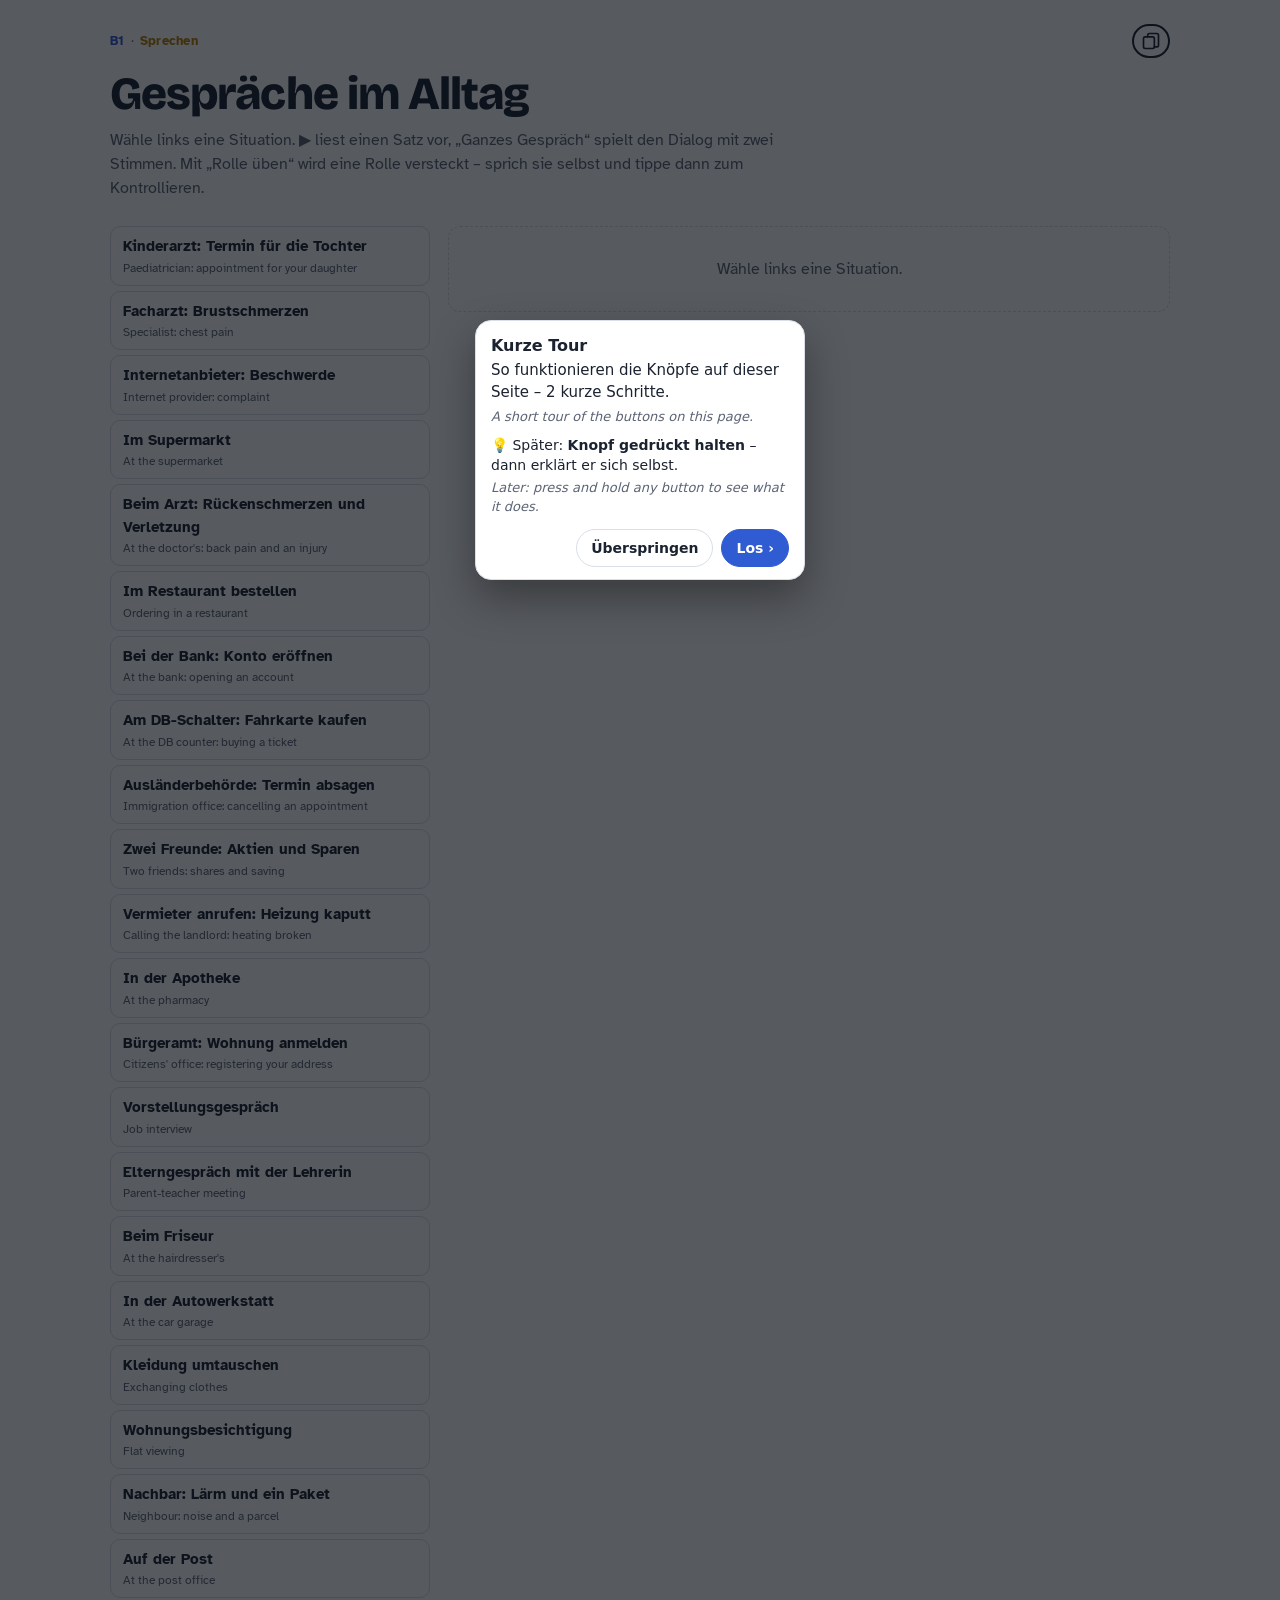
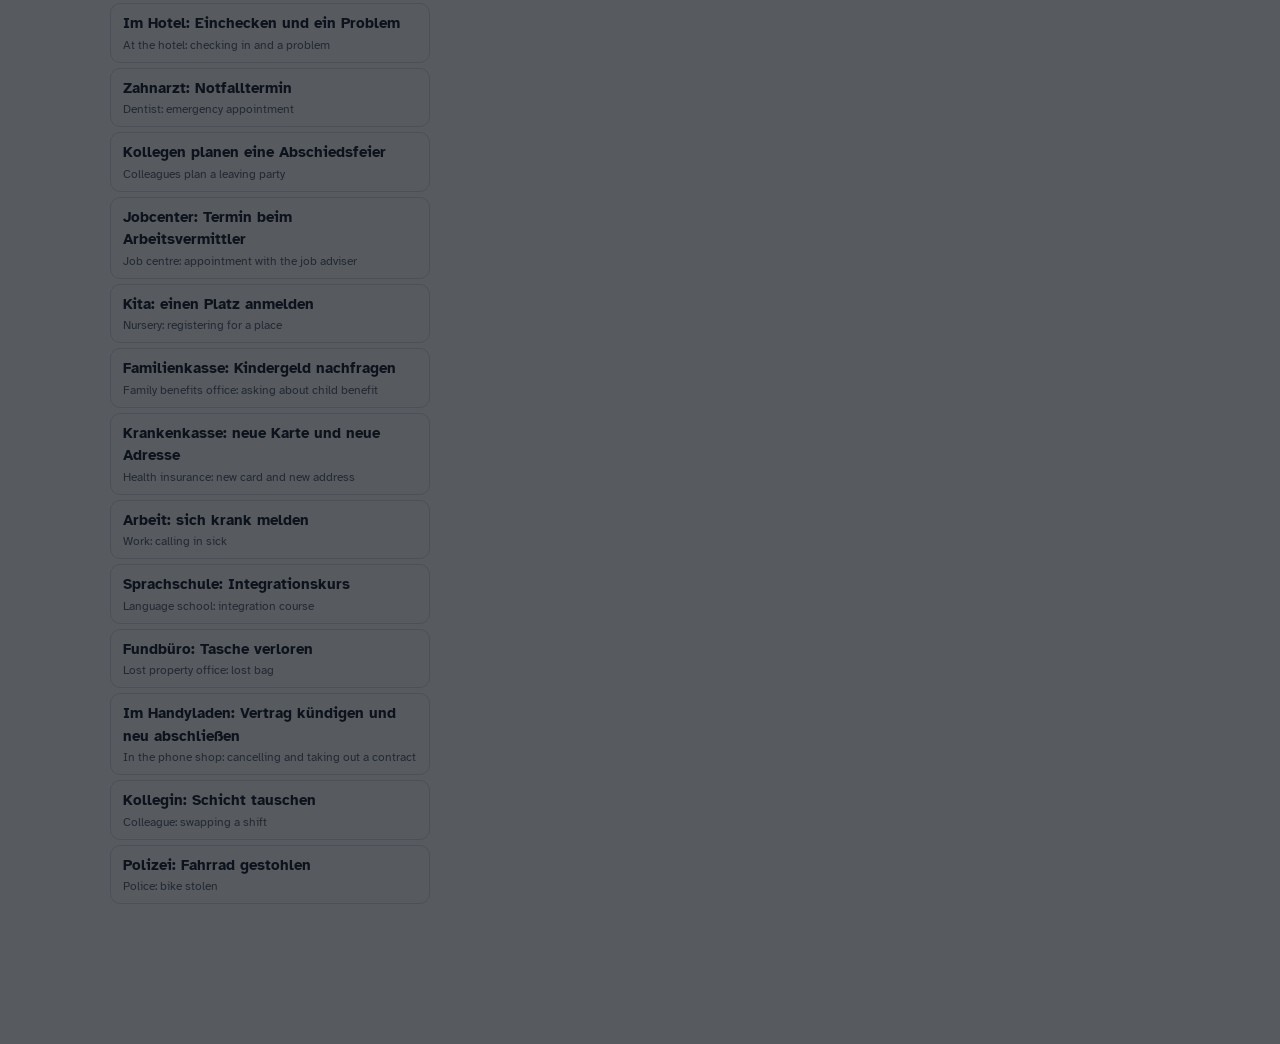
<file: alltag.html>
<!DOCTYPE html>
<html lang="de">
<head>
<meta charset="utf-8">
<script>/* Darstellung: the theme chosen at the top of the app (index.html) – light, dark or like the phone */
(function(){const set=t=>{const r=document.documentElement;if(t==="light"||t==="dark")r.dataset.theme=t;else delete r.dataset.theme};
try{set(localStorage.getItem("dl:theme"))}catch(e){}
addEventListener("message",e=>{if(e.origin===location.origin&&e.data&&"dlTheme" in e.data)set(e.data.dlTheme)})})();</script>
<meta name="viewport" content="width=device-width, initial-scale=1, viewport-fit=cover">
<title>Alltag</title>
<link rel="preconnect" href="https://fonts.googleapis.com">
<link rel="preconnect" href="https://fonts.gstatic.com" crossorigin>
<link href="https://fonts.googleapis.com/css2?family=Atkinson+Hyperlegible:ital,wght@0,400;0,700;1,400&family=Bricolage+Grotesque:opsz,wght@12..96,500;12..96,800&display=swap" rel="stylesheet">
<style>
:root{--paper:#ffffff;--surface:#eef1f6;--ink:#1b2230;--muted:#5b6475;--line:#d9dee8;--b1:#2f5bd3;--a2:#b87d00;--a1:#1b8a6b;--ans:#8a3fa8;--hlbg:#e7edfc;--sheet:#fffdf7}
@media (prefers-color-scheme:dark){:root:not([data-theme="light"]){--paper:#141821;--surface:#1d2230;--ink:#e8ebf2;--muted:#9aa3b5;--line:#2c3344;--b1:#7e9dff;--a2:#e8b33c;--a1:#4cc79f;--ans:#d49bf0;--hlbg:#232c47;--sheet:#1a1f2b}}
:root[data-theme="dark"]{--paper:#141821;--surface:#1d2230;--ink:#e8ebf2;--muted:#9aa3b5;--line:#2c3344;--b1:#7e9dff;--a2:#e8b33c;--a1:#4cc79f;--ans:#d49bf0;--hlbg:#232c47;--sheet:#1a1f2b}
*,*::before,*::after{box-sizing:border-box;touch-action:manipulation}
body{margin:0;background:var(--paper);color:var(--ink);font:16px/1.5 "Atkinson Hyperlegible",system-ui,-apple-system,"Segoe UI",sans-serif}
h1,h2,h3{font-family:"Bricolage Grotesque","Atkinson Hyperlegible",system-ui,sans-serif;margin:0}
header.hero{padding:24px 20px 12px;max-width:1100px;margin:0 auto}
.ladder{display:flex;gap:6px;margin-bottom:12px}
.ladder span{font-weight:800;font-size:13px;letter-spacing:.02em;line-height:1.6}
/* the labels are plain coloured words, not buttons: a dot between them */
.ladder span+span::before{content:"·";margin-right:6px;color:var(--muted);font-weight:400}
h1{font-size:clamp(28px,5.5vw,46px);font-weight:800;line-height:1.05;letter-spacing:-.02em}
.sub{color:var(--muted);max-width:70ch;margin:10px 0 0}
.bar{position:sticky;top:0;z-index:5;background:var(--paper);border-bottom:1px solid var(--line);padding:10px 20px 8px}
.bar-inner{max-width:1100px;margin:0 auto;display:flex;flex-wrap:wrap;gap:8px;align-items:center}
input[type=search]{flex:1 1 180px;min-width:0;font:inherit;padding:7px 12px;border:1px solid var(--line);border-radius:8px;background:var(--surface);color:var(--ink)}
.tg{--c:var(--muted);font:inherit;font-size:14px;font-weight:700;padding:5px 11px;border-radius:999px;border:2px solid var(--c);background:var(--c);color:#fff;cursor:pointer}
.tg[aria-pressed="false"]{background:transparent;color:var(--c)}
.tg.speed{--c:var(--a1)}
main{max-width:1100px;margin:0 auto;padding:14px 20px 140px}
.split{display:grid;grid-template-columns:minmax(220px,320px) 1fr;gap:18px;align-items:start}
.list{display:flex;flex-direction:column;gap:5px}
.it{font:inherit;text-align:left;display:flex;flex-direction:column;gap:1px;width:100%;border:1.5px solid var(--line);border-radius:10px;background:var(--paper);color:var(--ink);padding:8px 12px;cursor:pointer}
.it b{font-size:15px}
.it small{color:var(--muted);font-size:12px}
@media (hover:hover){.it:hover{background:var(--surface)}}
.it[aria-expanded="true"]{border-color:var(--b1);background:var(--hlbg)}
.detail{position:sticky;top:16px;max-height:calc(100vh - 32px);overflow:auto}
.ph0{color:var(--muted);border:1.5px dashed var(--line);border-radius:12px;padding:30px 20px;text-align:center}
.dcard{border:1.5px solid var(--line);border-radius:14px;padding:14px 16px}
.dcard h2{font-size:24px;font-weight:800;color:var(--b1)}
.dcard .den{color:var(--muted);font-size:14px;margin-bottom:8px}
.box{background:var(--surface);border-radius:10px;padding:10px 12px;margin:8px 0;font-size:15px}
.box > b:first-child{display:block;font-size:12px;color:var(--muted);text-transform:uppercase;letter-spacing:.03em;margin-bottom:3px}
.box ul{margin:4px 0 0;padding-left:20px}
.tools{display:flex;flex-wrap:wrap;gap:6px;align-items:center;margin:10px 0}
.tools .lab{font-size:12px;font-weight:700;color:var(--muted)}
.chip{font:inherit;font-size:13px;font-weight:700;padding:4px 11px;border-radius:999px;border:1.5px solid var(--line);background:var(--paper);color:var(--ink);cursor:pointer}
.chip[aria-pressed="true"]{background:var(--ink);color:var(--paper);border-color:var(--ink)}
.chip.play{border-color:var(--b1);color:var(--b1)}
.chip.play.on{background:var(--b1);color:#fff}
/* dialogue */
/* A chat: one speaker on the left, the other on the right; the name chip
   is blue for a man and pink for a woman. */
.lines{display:flex;flex-direction:column;gap:12px;margin:8px 0}
.ln{display:flex;flex-direction:column;align-items:flex-start;gap:3px;max-width:88%;--c:#2f5bd3}
.ln[data-g="f"]{--c:#c2185b}
.ln.A{align-self:flex-start}
.ln.B{align-self:flex-end;align-items:flex-end}
.who{display:inline-block;font-size:12px;line-height:18px;font-weight:700;color:#fff;background:var(--c);border-radius:999px;padding:1px 10px;white-space:nowrap}
.ln .body{background:var(--surface);border:1.5px solid var(--line);border-color:color-mix(in srgb,var(--c) 35%,transparent);border-radius:16px 16px 16px 4px;padding:8px 12px}
.ln.B .body{background:var(--hlbg);border-radius:16px 16px 4px 16px}
.ln.now .body{outline:2.5px solid var(--c);outline-offset:2px}
.res{display:flex;flex-direction:column;gap:1px;text-decoration:none;color:var(--ink);background:var(--paper);border:1.5px solid var(--line);border-radius:10px;padding:8px 10px;margin:6px 0}
@media (hover:hover){.res:hover{border-color:var(--b1)}}
.res .rt{font-weight:700;color:var(--b1)}
.res .rp{font-size:14px}
.res .rm{font-size:12px;color:var(--muted)}
.box ol{margin:4px 0 0;padding-left:22px}
.player{display:flex;flex-wrap:wrap;gap:8px;align-items:center;margin:10px 0}
.bigplay{font:inherit;font-size:17px;font-weight:700;padding:10px 20px;border-radius:999px;border:none;background:var(--b1);color:#fff;cursor:pointer}
.bigplay.on{background:var(--ink);color:var(--paper)}
.hint0{font-size:13px;color:var(--muted);margin-bottom:6px}
.score{font-weight:700;color:var(--ink)}
.hq{padding:8px 0;border-top:1px dashed var(--line)}
.hq:first-of-type{border-top:none}
.hqo{display:flex;flex-wrap:wrap;gap:6px;margin-top:6px}
.hqo .chip.right{background:#1b8a6b;border-color:#1b8a6b;color:#fff}
.hqo .chip.wrong{background:#c62828;border-color:#c62828;color:#fff}
.hqw{font-size:14px;color:var(--muted);margin-top:4px}
.hqw b{color:var(--ink)}
.transcript{display:none}
.hoer.show-text .transcript{display:flex}
.fx{align-self:center;font-size:13px;color:var(--muted);background:var(--surface);border-radius:999px;padding:3px 12px}
.fx.now{outline:2px solid var(--b1)}
.vbox{display:none;background:var(--surface);border-radius:10px;padding:10px 12px;margin:6px 0 10px;font-size:14px}
.vbox.open{display:block}
.vbox .vr{display:flex;align-items:center;gap:8px;padding:4px 0;border-top:1px dashed var(--line)}
.vbox .vr:first-of-type{border-top:none}
.vbox .vr span{flex:1}
.vbox .vr small{color:var(--muted)}
.vbox .pick{display:grid;grid-template-columns:auto 1fr;gap:6px 10px;align-items:center;margin-top:8px}
.vbox select{font:inherit;font-size:14px;padding:4px 6px;border-radius:6px;border:1px solid var(--line);background:var(--paper);color:var(--ink);min-width:0;width:100%}
.vbox .hint{color:var(--muted);font-size:13px;margin-top:6px}
.de{font-size:18px;line-height:1.55}
.hideme .de .s{filter:blur(7px);user-select:none;cursor:pointer}
.hideme .de::after{content:"Deine Rolle – sprich selbst, dann tippen";display:block;font-size:12px;color:var(--c);font-weight:700}
.acts{display:flex;gap:8px;align-items:center;margin-top:4px}
.enb{font:inherit;font-size:12px;font-weight:700;color:var(--muted);background:none;border:1px solid var(--line);border-radius:999px;padding:2px 10px;cursor:pointer}
.en{display:none;color:var(--muted);font-style:italic;margin-top:4px;font-size:15px}
.en-on > .en,.en-on .en{display:block}
.hideme .en{display:none!important}
/* letter */
.sheet{background:var(--sheet);border:1px solid var(--line);border-radius:6px;padding:18px 20px;box-shadow:0 2px 10px rgba(20,30,60,.08)}
.sheet.hidden-letter .part{filter:blur(8px);user-select:none;pointer-events:none}
.part{padding:6px 0}
.part.m .de{font-size:13px;color:var(--muted);text-align:right}
.part.b .de{font-weight:700}
.part.g .de{white-space:pre-line}
.part .acts{margin-top:2px}
/* ▶ and EN sit at the right of their paragraph or bubble, one above the
   other, so the text reads straight through; the English opens below. */
.ln .body,.sheet .part{display:grid;grid-template-columns:minmax(0,1fr) auto;column-gap:10px;align-items:start}
.ln .body > .acts,.sheet .part > .acts{grid-column:2;grid-row:1;flex-direction:column;gap:5px;margin-top:2px}
.ln .body > .de,.sheet .part > .de,.ln .body > .fc-hide,.sheet .part > .fc-hide{grid-column:1;grid-row:1}
.ln .body > .en,.sheet .part > .en{grid-column:1 / -1}
.acts .enb{padding:2px 8px}
.say{display:inline-flex;align-items:center;justify-content:center;width:28px;height:28px;border-radius:50%;border:1.5px solid var(--b1);background:transparent;color:var(--b1);cursor:pointer;padding:0;flex:none}
.say::before{content:"";width:0;height:0;border-left:8px solid currentColor;border-top:5px solid transparent;border-bottom:5px solid transparent;margin-left:2px}
.say.on{background:var(--b1);color:#fff}
.say.on::before{border:none;width:8px;height:8px;background:currentColor;margin:0}
body.no-tts .say,body.no-tts .play,body.no-tts #sp{display:none}
.phr{display:flex;align-items:center;gap:8px;padding:4px 0;border-top:1px dashed var(--line)}
.phr:first-of-type{border-top:none}
.phr .t{flex:1}
.phr .t i{display:block;color:var(--muted);font-size:13px}
.ph{color:var(--ans);font-weight:700}
.w{cursor:pointer;border-radius:3px}
@media (hover:hover){.w:hover{background:var(--surface)}}
.w.sel{background:var(--b1);color:#fff}
/* read along: the part of the sentence already spoken turns light blue */
.w.read{color:#1a73e8;transition:color .15s}
@media (prefers-color-scheme:dark){:root:not([data-theme="light"]) .w.read{color:#6cb8ff}}
:root[data-theme="dark"] .w.read{color:#6cb8ff}
.inl{margin:4px 0 10px}
.empty{display:none;color:var(--muted);padding:20px 0}
#pop{position:fixed;left:12px;right:12px;bottom:calc(env(safe-area-inset-bottom,0px) + 12px);max-width:440px;margin:0 auto;background:var(--paper);color:var(--ink);border:2px solid var(--b1);border-radius:12px;padding:12px 14px;z-index:20;box-shadow:0 8px 28px rgba(20,30,60,.28)}
#pop[hidden]{display:none}
#pop .p1{display:flex;justify-content:space-between;align-items:center;gap:8px}
#pw{font-family:"Bricolage Grotesque",sans-serif;font-weight:800;font-size:22px;color:var(--b1);word-break:break-word}
#px{font:inherit;font-size:20px;line-height:1;background:none;border:none;color:var(--muted);cursor:pointer;padding:4px 8px}
.pen{font-size:18px;font-weight:700;margin-top:2px}
.pm{color:var(--muted);font-size:14px;margin-top:2px}
.pn{font-size:14px;margin-top:6px;font-style:italic}
.muted{color:var(--muted)}
.fb{margin-top:6px;font-size:15px}.fb a{color:var(--b1);font-weight:700}
button:focus-visible,input:focus-visible{outline:3px solid var(--b1);outline-offset:2px}
@media (max-width:760px){.bar,main,header.hero{padding-left:14px;padding-right:14px}.split{display:block}.detail{display:none}.de{font-size:17px}.sheet{padding:12px}.ln{max-width:92%}}
@media (min-width:761px){.inl{display:none}}
/* Cards (karten.js): the button sits in the label row at the top. */
.ladder{align-items:center}
.ladder .fc-open{margin-left:auto}
.fc-card .dcard{border:none;padding:0}
.fc-card .dcard h2{font-size:1.1em}
.fc-card .de{font-size:1.15em;line-height:1.35}
.fc-card .en,.fc-card .box{font-size:.85em}
.fc-card .lines{display:flex;flex-direction:column}
.fc-card .hoer:not(.show-text) .transcript{display:none}
.fc-card .hoer .hint0,.fc-card .hoer [data-solve]{display:none}
.fc-card .bigplay{font-size:max(15px,.8em)}
.fc-card .hoer .box{font-size:1em}
.fc-card .hqo{gap:.4em}
.fc-card .hqo .chip{font-size:.8em;padding:.4em .9em}
.fc-card .hqw{font-size:.85em}
.fc-card .ln{max-width:100%;gap:.25em}
.fc-card .ln .body{padding:.45em .7em}
.fc-card .who{font-size:max(12px,.6em);line-height:1.6}
.fc-card .sheet{padding:.7em .9em}
.fc-card .fc-kick{text-transform:none;letter-spacing:0}
.fc-card .who-row{display:flex;gap:.5em;margin-top:.6em}
.fc-card .who-row .ln{max-width:none}
.fc-card .phr{font-size:.95em}
.fc-card .phr .t i{font-size:.8em}
.fc-card .tools{font-size:max(13px,.7em)}
/* Übungsmodus on a card: the English stays, the German is to be said first. */
.fc.fc-pr .fc-card .en{display:block}
</style>
<link rel="stylesheet" href="karten.css">
<!-- GoatCounter: counts page views anonymously, no cookies, nothing personal (deutsch-lernen.goatcounter.com) -->
<script data-goatcounter="https://deutsch-lernen.goatcounter.com/count" async src="https://gc.zgo.at/count.js"></script>
</head>
<body>
<header class="hero">
 <div class="ladder"><span style="color:var(--b1)">B1</span><span style="color:var(--a2)" id="kind"></span></div>
 <h1 id="h1"></h1>
 <p class="sub" id="sub"></p>
</header>
<input type="hidden" id="q" value="">
<main>
 <div class="split">
  <div class="list" id="list"></div>
  <div class="detail" id="detail"></div>
 </div>
 <p class="empty" id="empty">Nichts gefunden.</p>
</main>
<div id="pop" hidden role="dialog" aria-live="polite"><div class="p1"><span id="pw"></span><button id="px" type="button" aria-label="Schließen">×</button></div><div id="pb"></div></div>
<script src="karten.js"></script>
<script src="me.js"></script>
<script src="gespraeche-data.js"></script>
<script src="briefe-data.js"></script>
<script src="hoeren-data.js"></script>
<script src="translate.js"></script>
<script src="speak.js"></script>
<script src="hilfe.js"></script>
<script>
/* One page, two tabs: ?t=dialog (Gespräche) or ?t=brief (Briefe). */
const MODE=({brief:"brief",hoeren:"hoeren"})[new URLSearchParams(location.search).get("t")]||"dialog";
const DATA=({brief:BR,hoeren:HS,dialog:GS})[MODE];
/* Meine Angaben (me.js): the learner's own details, and dates made up from
   today, in place of the [Platzhalter] – German and English alike. */
if(MODE!=="hoeren")DATA.forEach(d=>{const P=(o,a,b)=>{[o[a],o[b]]=Me.pair(o[a],o[b])};Me.about(JSON.stringify(d));
 ["parts","lines"].forEach(f=>(d[f]||[]).forEach(x=>P(x,1,2)));(d.tips||[]).forEach(x=>P(x,0,1));
 if(d.task)P(d,"task","taskEn");if(d.sit)P(d,"sit","sitEn");if(d.points)d.points=d.points.map(x=>Me.plain(Me.fill(x)))});
Me.about("");
const esc=s=>String(s).replace(/&/g,"&amp;").replace(/</g,"&lt;").replace(/>/g,"&gt;").replace(/"/g,"&quot;");
const W=s=>s.replace(/&(?:amp|lt|gt|quot|#\d+);|[A-Za-zÄÖÜäöüß]+(?:-[A-Za-zÄÖÜäöüß]+)*/g,m=>m[0]==="&"?m:`<span class="w">${m}</span>`);
const PH=s=>Me.mark(s.replace(/\[([^\]]+)\]/g,'<span class="ph">[$1]</span>'));
const de=s=>s.split("\n").map(l=>PH(W(esc(l)))).join("\n");
const spoken=s=>s.replace(/[\[\]⟦⟧]/g,"");
function store(k,v){try{if(v===undefined)return localStorage.getItem(k);localStorage.setItem(k,v)}catch(e){return null}}

document.getElementById("kind").textContent=({brief:"Schreiben",hoeren:"Hören",dialog:"Sprechen"})[MODE];
document.getElementById("h1").textContent=({brief:"Briefe für den Alltag",hoeren:"Hören wie im Alltag",dialog:"Gespräche im Alltag"})[MODE];
document.getElementById("sub").textContent=MODE==="hoeren"
 ?"Hören wie in der B1-Prüfung: Lies zuerst die Aufgaben, dann tippe auf ▶ – mit Gong, Bahnhofshalle, Café oder Telefon im Hintergrund. Der Text ist versteckt; mit „2× hören“ läuft alles zweimal wie in der Prüfung. Danach „Text zeigen“ zum Kontrollieren."
 :MODE==="brief"
 ?"Wähle links eine Situation. Du siehst die Aufgabe wie in der B1-Prüfung und einen Musterbrief. Mit „Selbst schreiben“ versteckst du den Brief und versuchst es zuerst allein. ▶ liest vor, „EN“ übersetzt, jedes Wort kannst du antippen."
 :"Wähle links eine Situation. ▶ liest einen Satz vor, „Ganzes Gespräch“ spielt den Dialog mit zwei Stimmen. Mit „Rolle üben“ wird eine Rolle versteckt – sprich sie selbst und tippe dann zum Kontrollieren.";
document.title=({brief:"Briefe",hoeren:"Hören",dialog:"Gespräche"})[MODE];

const listEl=document.getElementById("list"),detailEl=document.getElementById("detail"),q=document.getElementById("q"),empty=document.getElementById("empty");
const narrow=matchMedia("(max-width:760px)");
let open=null;
listEl.innerHTML=DATA.map((d,i)=>`<button type="button" class="it" data-k="${i}" aria-expanded="false"><b>${esc(d.de)}</b><small>${esc(d.en)}</small></button><div class="inl" data-for="${i}" hidden></div>`).join("");
detailEl.innerHTML=`<div class="ph0">Wähle links eine Situation.</div>`;

function sayBtn(text,voice){return `<button class="say" type="button" aria-label="Vorlesen" data-say="${esc(spoken(text))}"${voice?` data-v="${voice}"`:""}></button>`}
function block(g,en,voice){return `<div class="de"><span class="s" lang="de">${de(g)}</span></div><div class="acts">${sayBtn(g,voice)}<button class="enb" type="button">EN</button></div><div class="en">${esc(en)}</div>`}
function phrases(tips){return `<div class="box"><b>Wichtige Sätze</b>${tips.map(([g,e])=>`<div class="phr"><div class="t"><span class="s" lang="de">${de(g)}</span><i>${esc(e)}</i></div>${sayBtn(g)}</div>`).join("")}</div>`}

function dialogCard(d){
 const gs=genders(d),who=r=>esc(d.who[r]);
 const mine=d.g&&(d.g.A==="me"||d.g.B==="me");
 return `<div class="dcard"><h2>${esc(d.de)}</h2><div class="den">${esc(d.en)}</div>
  <div class="box en-wrap"><b>Situation</b><span class="s" lang="de">${de(d.sit)}</span> <button class="enb" type="button">EN</button><div class="en">${esc(d.sitEn)}</div></div>
  <div class="tools"><button class="chip play" type="button" data-all>▶ Ganzes Gespräch</button><span class="lab">Rolle üben:</span>
   <button class="chip" type="button" data-role="" aria-pressed="true">aus</button>
   <button class="chip" type="button" data-role="A" aria-pressed="false">${who("A")}</button>
   <button class="chip" type="button" data-role="B" aria-pressed="false">${who("B")}</button></div>
  <div class="tools">${mine?`<span class="lab">Meine Stimme:</span><button class="chip" type="button" data-me="m" aria-pressed="${myGender()==="m"}">Mann</button><button class="chip" type="button" data-me="f" aria-pressed="${myGender()==="f"}">Frau</button>`:""}<button class="chip" type="button" data-vbox aria-pressed="false">🔊 Stimmen</button></div>
  <div class="vbox"></div>
  <div class="lines">${d.lines.map(([r,g,e])=>`<div class="ln ${r}" data-g="${gs[r]}"><span class="who">${who(r)}</span><div class="body">${block(g,e,r)}</div></div>`).join("")}</div>
  ${phrases(d.tips)}</div>`}

/* Hören: an exam-style scene that plays inside the app – background sound,
   station chime or phone tones made with Web Audio, the voices of the
   device – with the transcript hidden until asked for, and questions. */
const KIND={Durchsage:"Durchsage",Telefon:"Telefon",Radio:"Radio",Gespräch:"Gespräch",Ansage:"Ansage"};
function hoerCard(d){
 const who=r=>esc(d.who[r][0]);
 const lines=d.parts.map((p,i)=>typeof p==="string"
  ?`<div class="fx" data-i="${i}">${p==="chime"?"🔔 Gong":p==="ring"?"📞 Telefon klingelt":"📟 Piepton"}</div>`
  :`<div class="ln ${p[0]}" data-g="${d.who[p[0]][1]}" data-i="${i}"><span class="who">${who(p[0])}</span><div class="body"><div class="de"><span class="s" lang="de">${de(p[1])}</span></div><div class="acts"><button class="enb" type="button">EN</button></div><div class="en">${esc(p[2])}</div></div></div>`).join("");
 const qs=d.q.map((q,i)=>{
  const opts=q[0]==="rf"?[["true","richtig"],["false","falsch"]]:q[2].map((o,j)=>[String(j),"abc"[j]+") "+o]);
  return `<div class="hq" data-q="${i}"><div class="hqt"><b>${i+1}.</b> <span class="s" lang="de">${de(q[1])}</span> <button class="enb" type="button">EN</button><div class="en">${esc(d.qen[i])}</div></div><div class="hqo">${opts.map(([v,l])=>`<button type="button" class="chip" data-a="${v}">${esc(l)}</button>`).join("")}</div><div class="hqw"></div></div>`}).join("");
 return `<div class="dcard hoer"><h2>${esc(d.de)}</h2><div class="den">${esc(d.en)} · ${esc(KIND[d.kind]||d.kind)}</div>
  <div class="player"><button class="bigplay" type="button" data-scene>▶ Abspielen</button>
   <button class="chip" type="button" data-twice aria-pressed="false">2× hören</button>
   <button class="chip" type="button" data-bg aria-pressed="true">Hintergrund</button></div>
  <div class="box"><b>Aufgaben</b><div class="hint0">Lies zuerst die Aufgaben, dann tippe auf ▶. <span class="score"></span></div>${qs}
   <button class="chip" type="button" data-solve>Alle Lösungen zeigen</button></div>
  <div class="tools"><button class="chip" type="button" data-text aria-pressed="false">Text zeigen</button></div>
  <div class="lines transcript">${lines}</div></div>`}

function letterCard(d){
 return `<div class="dcard"><h2>${esc(d.de)}</h2><div class="den">${esc(d.en)} · ${d.formal?"formell":"informell"}</div>
  <div class="box en-wrap"><b>Aufgabe</b><span class="s" lang="de">${de(d.task)}</span> <button class="enb" type="button">EN</button><div class="en">${esc(d.taskEn)}</div>
   <ul>${d.points.map(p=>`<li>${esc(p)}</li>`).join("")}</ul></div>
  <div class="tools"><button class="chip" type="button" data-hide aria-pressed="false">Selbst schreiben (Brief verstecken)</button><button class="chip play" type="button" data-all>▶ Ganzen Brief vorlesen</button></div>
  <div class="sheet">${d.parts.map(([k,g,e])=>`<div class="part ${k}">${block(g,e)}</div>`).join("")}</div>
  ${phrases(d.tips)}</div>`}

function show(k){
 const btn=listEl.querySelector(`[data-k="${k}"]`),again=open===k;
 listEl.querySelectorAll(".it").forEach(b=>b.setAttribute("aria-expanded","false"));
 listEl.querySelectorAll(".inl").forEach(d=>{d.hidden=true;d.innerHTML=""});
 closePop();stopAll();stopScene();
 if(again&&narrow.matches){open=null;return}
 open=k;btn.setAttribute("aria-expanded","true");
 const d=DATA[+k],html=MODE==="brief"?letterCard(d):MODE==="hoeren"?hoerCard(d):dialogCard(d);
 if(narrow.matches){const box=listEl.querySelector(`[data-for="${k}"]`);box.innerHTML=html;box.hidden=false;btn.scrollIntoView({block:"start",behavior:"smooth"})}
 else{detailEl.innerHTML=html;detailEl.scrollTop=0}}
listEl.addEventListener("click",e=>{const b=e.target.closest(".it");if(b)show(b.dataset.k)});

q.oninput=()=>{const v=q.value.trim().toLowerCase();let any=false;
 listEl.querySelectorAll(".it").forEach(b=>{const d=DATA[+b.dataset.k];const hit=!v||JSON.stringify(d).toLowerCase().includes(v);b.hidden=!hit;if(hit)any=true});
 empty.style.display=any?"none":"block"};

/* ---- speech: one sentence, or a whole dialogue / letter in turn ---- */
const synth=window.speechSynthesis;let rate=1,playing=null,queue=null;
if(!synth||typeof SpeechSynthesisUtterance==="undefined")document.body.classList.add("no-tts");
/* iOS lists joke and "Eloquence" voices (Grandpa, Rocko, Bubbles …) as
   German voices too; they sound robotic, so they never get a part. */
const NOVELTY=/\b(eddy|flo|grandma|grandpa|reed|rocko|sandy|shelley|albert|bad news|bahh|bells|boing|bubbles|cellos|good news|jester|organ|superstar|trinoids|whisper|wobble|zarvox|fred|junior|kathy|ralph)\b/i;
function voices(){if(!synth)return[];const vs=synth.getVoices().filter(v=>v.lang&&v.lang.toLowerCase().replace("_","-").startsWith("de")&&!NOVELTY.test(v.name));
 /* Clearest first: high-quality voices, then voices stored on the device
    (online voices stream and can stall mid-sentence), then the rest. */
 const score=v=>(/premium|enhanced|natural|neural|verbessert/i.test(v.name)?0:10)+(v.localService===false?5:0);
 return vs.sort((a,b)=>score(a)-score(b))}
if(synth){synth.getVoices();synth.onvoiceschanged=()=>synth.getVoices()}
/* Voices by gender. Browsers don't say which voice is a man or a woman, so
   the common German voice names decide, and an unknown name counts as
   neither. Each speaker gets a free voice of their own gender – two
   different ones when both share it – and where the device has too few,
   the pitch tells them apart: lower for a man, higher for a woman. */
const FEMV=/anna|helena|katja|petra|marlene|vicki|hedda|amala|katharina|seraphina|louisa|elke|gisela|lena|nina|sabine|tanja|ingrid|google deutsch|female|weiblich/i;
const MALV=/markus|yannick|stefan|conrad|hans|jonas|viktor|martin|klaus|florian|killian|christoph|ralf|bernd|\bmale\b|männlich/i;
function genderOf(v){return FEMV.test(v.name)?"f":MALV.test(v.name)?"m":"u"}
function myGender(){return store("al:me")==="f"?"f":"m"}
function genders(d){const g={A:"f",B:"m"};if(d&&d.g)for(const r of ["A","B"])g[r]=d.g[r]==="me"?myGender():d.g[r];return g}
/* The learner's own picks (🔊 Stimmen) come first; guessing only fills in. */
const PICKS=[["m1","Mann 1"],["m2","Mann 2"],["f1","Frau 1"],["f2","Frau 2"]];
function picked(k){const n=store("al:v"+k);return n?voices().find(v=>v.name===n)||null:null}
function pools(){
 const vs=voices(),mine={m:[picked("m1"),picked("m2")].filter(Boolean),f:[picked("f1"),picked("f2")].filter(Boolean)};
 const taken=[...mine.m,...mine.f],rest=vs.filter(v=>!taken.includes(v));
 return {vs,f:[...mine.f,...rest.filter(v=>genderOf(v)==="f")],m:[...mine.m,...rest.filter(v=>genderOf(v)==="m")],u:rest.filter(v=>genderOf(v)==="u")}}
function cast(gIn){
 const d=MODE==="dialog"&&open!==null?DATA[+open]:null,g=gIn||genders(d);
 const pool=pools(),vs=pool.vs;
 const out={},used=[];
 for(const r of ["A","B"]){
  const G=g[r],own=pool[G].filter(v=>!used.includes(v));
  if(own.length){out[r]={voice:own[0],pitch:1};used.push(own[0]);continue}
  /* No free voice of this gender: a free unknown voice, else the same
     gender's voice again (split by pitch below), and only then the other
     gender's, shaped with pitch. */
  const unknown=pool.u.find(x=>!used.includes(x));
  if(unknown){out[r]={voice:unknown,pitch:G==="m"?0.9:1.1};used.push(unknown);continue}
  if(pool[G].length){out[r]={voice:pool[G][0],pitch:1};continue}
  /* Pitch stays gentle: a big shift makes phone voices robotic and choppy.
     A real voice of the right gender, picked under 🔊 Stimmen, is the fix. */
  const v=pool[G==="f"?"m":"f"].find(x=>!used.includes(x))||vs[0]||null;
  out[r]={voice:v,pitch:G==="m"?0.8:1.2};if(v)used.push(v)}
 /* Only one voice for two people of the same gender: split them by pitch. */
 if(out.A.voice===out.B.voice&&g.A===g.B){
  const base=out.A.pitch;out.A.pitch=base*(g.A==="m"?1.05:0.95);out.B.pitch=base*(g.A==="m"?0.88:1.12)}
 return out}
/* one line to speak (for speak.js): the speaker's voice and pitch */
function piece(text,v){const o={text,lang:"de-DE",rate};
 if(v==="A"||v==="B"){const c=cast()[v];if(c.voice)o.voice=c.voice;o.pitch=c.pitch}
 else{const vo=voices()[0];if(vo)o.voice=vo}
 return o}
/* 🔊 Stimmen: every German voice this device has, to hear and to assign. */
function voiceBox(box){
 const vs=voices(),sym=v=>({f:"weiblich",m:"männlich",u:"unbekannt"})[genderOf(v)]+(/premium|enhanced|natural|neural|verbessert/i.test(v.name)?" · beste Qualität":"")+(v.localService===false?" · online, kann stocken":"");
 if(!vs.length){box.innerHTML=`<b>Keine deutsche Stimme gefunden.</b><div class="hint">Installiere eine deutsche Stimme in den Einstellungen deines Handys (Sprachausgabe / Text-to-Speech) und öffne die Seite dann neu.</div>`;return}
 const opt=k=>`<select data-pick="${k}"><option value="">automatisch</option>${vs.map(v=>`<option${store("al:v"+k)===v.name?" selected":""}>${esc(v.name)}</option>`).join("")}</select>`;
 box.innerHTML=`<b>Deutsche Stimmen auf diesem Gerät (${vs.length})</b>`+
  vs.map(v=>`<div class="vr"><span>${esc(v.name)} <small>${sym(v)}</small></span><button class="say" type="button" data-test="${esc(v.name)}" aria-label="Probe hören"></button></div>`).join("")+
  `<div class="pick">${PICKS.map(([k,l])=>`<label>${l}</label>${opt(k)}`).join("")}</div>`+
  `<div class="hint">${vs.length<2?"Dein Gerät hat nur eine deutsche Stimme – die Personen werden deshalb nur durch die Tonhöhe unterschieden. ":""}Klarer klingen Stimmen mit „Premium“, „Erweitert“ oder „Natural“ im Namen. Mehr Stimmen: iPhone → Einstellungen › Bedienungshilfen › Gesprochene Inhalte › Stimmen › Deutsch (z. B. Markus, Yannick, Anna, Helena laden). Android → Einstellungen › Sprachausgabe › Google-Sprachausgabe › Sprachdaten installieren › Deutsch.</div>`}
function testVoice(btn){if(!synth||!window.Speak)return;if(playing===btn){stopAll();return}stopAll();stopScene();
 const v=voices().find(x=>x.name===btn.dataset.test);playing=btn;btn.classList.add("on");
 Speak.run([{text:"Hallo, so klingt diese Stimme.",lang:"de-DE",rate,voice:v||null}],{onend:()=>{if(playing===btn){btn.classList.remove("on");playing=null}}})}
/* Reading along: the sentence turns light blue as far as it has been
   spoken, like a progress bar through the text. Most voices report
   where they are (a "boundary" at each word); where a voice stays silent
   about it, the position is estimated from the speaking rate until it
   reports – close, though not exact. */
const WORDRE=/[A-Za-zÄÖÜäöüß]+(?:-[A-Za-zÄÖÜäöüß]+)*/g;
function textOf(btn){const h=btn.closest(".body,.part,.phr,.box");return h?h.querySelector(".s"):null}
function follow(u,box,text,off,last){off=off||0;if(last===undefined)last=true;
 if(!box)return;const spans=[...box.querySelectorAll(".w")];if(!spans.length)return;
 const starts=[];let m;WORDRE.lastIndex=0;while((m=WORDRE.exec(text)))starts.push(m.index);
 let cur=-1,heard=false,timer=null;
 const show=k=>{k=Math.min(k,spans.length-1);if(k===cur||k<0)return;spans.forEach((s,j)=>s.classList.toggle("read",j<=k));cur=k};
 const wordAt=ci=>{let k=0;for(let j=0;j<starts.length;j++){if(starts[j]<=ci)k=j;else break}return k};
 /* when the sentence ends it goes back to normal, so only the sentence
    being spoken shows its progress */
 const done=()=>{clearInterval(timer);if(last){spans.forEach(s=>s.classList.remove("read"));cur=-1}};
 u.addEventListener("boundary",e=>{if(e.name&&e.name!=="word")return;heard=true;clearInterval(timer);show(wordAt(off+e.charIndex))});
 u.addEventListener("start",()=>{const t0=performance.now(),cps=13*(u.rate||1);
  timer=setInterval(()=>{if(heard){clearInterval(timer);return}show(wordAt(off+(performance.now()-t0)/1000*cps))},110)});
 u.addEventListener("end",done);u.addEventListener("error",done)}
function stopAll(){if((playing||queue)&&window.Speak)Speak.stop();if(playing)playing.classList.remove("on");playing=null;
 if(queue){queue.btn.classList.remove("on");document.querySelectorAll(".ln.now").forEach(x=>x.classList.remove("now"));queue=null}}
function speak(btn){if(!synth||!window.Speak)return;if(playing===btn){stopAll();return}stopAll();stopScene();
 const box=textOf(btn);playing=btn;btn.classList.add("on");
 Speak.run([piece(btn.dataset.say,btn.dataset.v)],{onutter:(u,x)=>follow(u,box,x.full,x.off,x.last),
  onend:()=>{if(playing===btn){btn.classList.remove("on");playing=null}}})}
function playAll(btn){if(!synth||!window.Speak)return;if(queue&&queue.btn===btn){stopAll();return}stopAll();stopScene();
 const card=btn.closest(".dcard"),items=[...card.querySelectorAll(".lines .say, .sheet .say")];
 queue={btn,i:0};btn.classList.add("on");
 const next=()=>{if(!queue||queue.btn!==btn)return;
  card.querySelectorAll(".ln.now").forEach(x=>x.classList.remove("now"));
  if(queue.i>=items.length){stopAll();return}
  const s=items[queue.i++],ln=s.closest(".ln");if(ln){ln.classList.add("now");ln.scrollIntoView({block:"nearest",behavior:"smooth"})}
  const box=textOf(s);
  Speak.run([piece(s.dataset.say,s.dataset.v)],{onutter:(u,x)=>follow(u,box,x.full,x.off,x.last),
   onend:ok=>{if(!queue||queue.btn!==btn)return;if(ok)setTimeout(next,350);else stopAll()}})};
 next()}
/* Tempo is set by the button at the top of the app (index.html). */
addEventListener("message",e=>{if(e.origin===location.origin&&e.data&&e.data.dlRate)rate=e.data.dlRate});

/* ---- Hören: sounds made in the app ----
   Background, chime and phone tones are synthesised with Web Audio, so
   nothing is downloaded or licensed and it works offline and on iPhones.
   The voices can't be routed through it, so they play over the top. */
let AC=null;
function ac(){if(!AC){const C=window.AudioContext||window.webkitAudioContext;if(!C)return null;AC=new C()}if(AC.state==="suspended")AC.resume();return AC}
const BUF={};
function noise(ctx,brown){const k=brown?"b":"w";if(BUF[k])return BUF[k];const n=ctx.sampleRate*4,b=ctx.createBuffer(1,n,ctx.sampleRate),d=b.getChannelData(0);let l=0;
 for(let i=0;i<n;i++){const w=Math.random()*2-1;if(brown){l=(l+0.02*w)/1.02;d[i]=l*3.5}else d[i]=w}return BUF[k]=b}
function bed(ctx,out,brown,type,freq,q,vol,lfo){const s=ctx.createBufferSource();s.buffer=noise(ctx,brown);s.loop=true;s.loopStart=Math.random();
 const f=ctx.createBiquadFilter();f.type=type;f.frequency.value=freq;f.Q.value=q;const g=ctx.createGain();g.gain.value=vol;s.connect(f).connect(g).connect(out);
 if(lfo){const o=ctx.createOscillator(),og=ctx.createGain();o.frequency.value=lfo;og.gain.value=vol*0.6;o.connect(og).connect(g.gain);o.start()}s.start();return s}
function tone(ctx,out,freq,t,dur,vol,type){const o=ctx.createOscillator(),g=ctx.createGain();o.type=type||"sine";o.frequency.value=freq;
 g.gain.setValueAtTime(0.0001,t);g.gain.exponentialRampToValueAtTime(vol,t+0.015);g.gain.exponentialRampToValueAtTime(0.0001,t+dur);o.connect(g).connect(out);o.start(t);o.stop(t+dur+0.05)}
function burst(ctx,out,t,dur,freq,vol){const s=ctx.createBufferSource();s.buffer=noise(ctx,false);const f=ctx.createBiquadFilter();f.type="bandpass";f.frequency.value=freq;f.Q.value=1.2;
 const g=ctx.createGain();g.gain.setValueAtTime(vol,t);g.gain.exponentialRampToValueAtTime(0.0001,t+dur);s.connect(f).connect(g).connect(out);s.start(t,Math.random()*3);s.stop(t+dur+0.05)}
/* Each place: steady layers plus little events at random moments. */
const PLACES={
 station:{beds:[[1,"lowpass",420,0.7,0.55],[0,"bandpass",900,0.6,0.018,0.35]],ev:[3,7,(c,o,t)=>burst(c,o,t,0.25,600,0.05)]},
 train:{beds:[[1,"lowpass",170,0.7,0.9,0.15],[0,"bandpass",500,0.5,0.01]],ev:[1.05,1.15,(c,o,t)=>{burst(c,o,t,0.08,900,0.08);burst(c,o,t+0.13,0.08,900,0.07)}]},
 sbahn:{beds:[[1,"lowpass",300,0.7,0.6],[0,"bandpass",800,0.6,0.014,0.3]],ev:[4,9,(c,o,t)=>burst(c,o,t,0.3,500,0.05)]},
 airport:{beds:[[1,"lowpass",350,0.7,0.35],[0,"bandpass",1000,0.5,0.02,0.25]],ev:[6,12,(c,o,t)=>{tone(c,o,880,t,0.6,0.02);tone(c,o,1100,t+0.25,0.8,0.02)}]},
 shop:{beds:[[1,"lowpass",380,0.7,0.35],[0,"bandpass",950,0.6,0.016,0.4]],ev:[2.5,6,(c,o,t)=>tone(c,o,1850,t,0.09,0.018,"square")]},
 radio:{beds:[[0,"highpass",5000,0.5,0.004]],ev:null},
 phone:{beds:[[0,"bandpass",1200,1,0.005]],ev:null},
 cafe:{beds:[[1,"lowpass",350,0.7,0.3],[0,"bandpass",720,0.8,0.02,0.45]],ev:[1.2,3.5,(c,o,t)=>tone(c,o,2600+Math.random()*1600,t,0.25,0.025)]},
 hotel:{beds:[[1,"lowpass",300,0.7,0.25],[0,"bandpass",800,0.7,0.008,0.3]],ev:[10,20,(c,o,t)=>tone(c,o,2100,t,1.2,0.02)]},
 bank:{beds:[[1,"lowpass",300,0.7,0.22],[0,"bandpass",850,0.7,0.007,0.25]],ev:[5,11,(c,o,t)=>burst(c,o,t,0.05,3000,0.02)]},
 doctor:{beds:[[1,"lowpass",250,0.7,0.15]],ev:[1,1,(c,o,t)=>tone(c,o,3200,t,0.03,0.006,"square")]},
 office:{beds:[[1,"lowpass",260,0.7,0.2],[0,"bandpass",900,0.7,0.005]],ev:[0.15,0.6,(c,o,t)=>burst(c,o,t,0.03,2800,0.015)]},
 street:{beds:[[1,"lowpass",300,0.7,0.6]],ev:[4,9,(c,o,t)=>burst(c,o,t,1.8,400,0.06)]},
 museum:{beds:[[1,"lowpass",260,0.7,0.18],[0,"bandpass",700,0.7,0.004,0.2]],ev:[2,5,(c,o,t)=>{burst(c,o,t,0.06,350,0.03);burst(c,o,t+0.5,0.06,350,0.025)}]}
};
function startPlace(kind){const c=ac();if(!c)return ()=>{};const P=PLACES[kind]||PLACES.station,out=c.createGain();out.gain.setValueAtTime(0.0001,c.currentTime);
 out.gain.exponentialRampToValueAtTime(1,c.currentTime+1.2);out.connect(c.destination);
 const srcs=P.beds.map(b=>bed(c,out,b[0],b[1],b[2],b[3],b[4],b[5]));let timer=null;
 if(P.ev){const [a,b,fn]=P.ev;const tick=()=>{fn(c,out,c.currentTime+0.05);timer=setTimeout(tick,(a+Math.random()*(b-a))*1000)};timer=setTimeout(tick,800)}
 return ()=>{clearTimeout(timer);out.gain.cancelScheduledValues(c.currentTime);out.gain.setValueAtTime(out.gain.value||0.5,c.currentTime);out.gain.exponentialRampToValueAtTime(0.0001,c.currentTime+0.8);
  setTimeout(()=>{srcs.forEach(x=>{try{x.stop()}catch(e){}});out.disconnect()},900)}}
/* The station gong: three soft bell tones, each with an octave above it. */
function chime(){const c=ac();if(!c)return 0;const t=c.currentTime+0.05,o=c.destination;
 [[659.25,0],[523.25,0.42],[783.99,0.84]].forEach(([f,d])=>{tone(c,o,f,t+d,1.6,0.16);tone(c,o,f*2,t+d,0.9,0.04)});return 2400}
function ring(){const c=ac();if(!c)return 0;const t=c.currentTime+0.05,o=c.destination;for(let k=0;k<2;k++){const s=t+k*2.2;const os=c.createOscillator(),g=c.createGain();os.frequency.value=425;
 g.gain.setValueAtTime(0.0001,s);g.gain.exponentialRampToValueAtTime(0.08,s+0.03);g.gain.setValueAtTime(0.08,s+1);g.gain.exponentialRampToValueAtTime(0.0001,s+1.05);os.connect(g).connect(o);os.start(s);os.stop(s+1.1)}return 4600}
function beep(){const c=ac();if(!c)return 0;tone(c,c.destination,1000,c.currentTime+0.05,0.45,0.1);return 900}

/* Plays a scene: background in, then each part in turn – gong, phone
   tone or a spoken line – and, with "2× hören", everything again after
   a short pause, as in the exam. */
let scene=null;
function stopScene(){if(!scene)return;scene.stop=true;clearTimeout(scene.t);if(scene.end)scene.end();if(window.Speak)Speak.stop();
 scene.btn.classList.remove("on");scene.btn.textContent="▶ Abspielen";scene.card.querySelectorAll(".now").forEach(x=>x.classList.remove("now"));scene=null}
function playScene(btn){if(scene&&scene.btn===btn){stopScene();return}stopScene();stopAll();
 const card=btn.closest(".dcard"),d=DATA[+open];if(!d)return;
 ac();
 /* Safari only lets speech start inside the tap: say nothing now, so the
    later lines are allowed. */
 if(synth){const u=new SpeechSynthesisUtterance(" ");u.volume=0;synth.speak(u)}
 const g={A:(d.who.A||["","f"])[1],B:(d.who.B||["","m"])[1]},voice=cast(g);
 const bg=card.querySelector("[data-bg]").getAttribute("aria-pressed")==="true",twice=card.querySelector("[data-twice]").getAttribute("aria-pressed")==="true";
 const S=scene={btn,card,stop:false,t:null,end:bg?startPlace(d.amb):null};btn.classList.add("on");btn.textContent="⏹ Stopp";
 let i=0,round=1;const mark=k=>{card.querySelectorAll(".now").forEach(x=>x.classList.remove("now"));const el=card.querySelector(`[data-i="${k}"]`);if(el){el.classList.add("now");
  /* with the text shown, keep the line being spoken in view */
  if(card.classList.contains("show-text"))el.scrollIntoView({block:"center",behavior:"smooth"})}};
 const next=()=>{if(S.stop)return;
  if(i>=d.parts.length){if(twice&&round===1){round=2;i=0;S.t=setTimeout(next,3000);return}S.t=setTimeout(stopScene,1200);return}
  const p=d.parts[i],k=i++;mark(k);
  if(typeof p==="string"){const ms=p==="chime"?chime():p==="ring"?ring():beep();S.t=setTimeout(next,ms+300);return}
  const v=voice[p[0]]||voice.A,box=card.querySelector(`[data-i="${k}"] .s`);
  Speak.run([{text:p[1].replace(/[\[\]]/g,""),lang:"de-DE",voice:v.voice||null,pitch:v.pitch,rate:rate*(d.kind==="Durchsage"||d.kind==="Ansage"?0.95:1)}],
   {onutter:(u,x)=>follow(u,box,x.full,x.off,x.last),onend:ok=>{if(!S.stop)S.t=setTimeout(next,ok?550:300)}})};
 S.t=setTimeout(next,bg?1300:200)}
function answer(b){const hq=b.closest(".hq"),card=b.closest(".dcard"),d=DATA[+open],q=d.q[+hq.dataset.q];if(hq.dataset.done)return;
 const right=q[0]==="rf"?String(q[2]):String(q[3]);hq.dataset.done=b.dataset.a===right?"ok":"no";
 hq.querySelectorAll("[data-a]").forEach(x=>{if(x.dataset.a===right)x.classList.add("right");else if(x===b)x.classList.add("wrong")});
 hq.querySelector(".hqw").innerHTML=`<b>${b.dataset.a===right?"Richtig!":"Nicht ganz."}</b> ${esc(q[0]==="rf"?q[3]:q[4])}`;
 const done=card.querySelectorAll(".hq[data-done]"),ok=card.querySelectorAll('.hq[data-done="ok"]');card.querySelector(".score").textContent=`${ok.length} / ${done.length} richtig`}

/* ---- tap a word: the same in-popup translation as the other tabs ---- */
const pop=document.getElementById("pop"),pw=document.getElementById("pw"),pb=document.getElementById("pb");
let selEl=null,cur=null;
function FB(t){const e=encodeURIComponent(t);const a=(u,l)=>`<a href="${u}" target="_blank" rel="noopener">${l}</a>`;
 return `<div class="fb">Nachschlagen: ${a("https://translate.google.com/?sl=de&tl=en&op=translate&text="+e,"Google Übersetzer")} · ${a("https://www.deepl.com/translator#de/en/"+e,"DeepL")} · ${a("https://www.dict.cc/?s="+e,"dict.cc")}</div>`}
function closePop(){pop.hidden=true;if(selEl)selEl.classList.remove("sel");selEl=null;if(cur)cur.abort();cur=null}
document.getElementById("px").onclick=closePop;
document.addEventListener("keydown",e=>{if(e.key==="Escape")closePop()});
function cget(k){try{return JSON.parse(localStorage.getItem("al:"+k)||"null")}catch(e){return null}}
function cset(k,v){try{localStorage.setItem("al:"+k,JSON.stringify(v))}catch(e){}}
async function lookup(el){
 if(selEl)selEl.classList.remove("sel");selEl=el;el.classList.add("sel");
 const word=el.textContent,sent=el.closest(".s").textContent.replace(/"/g,"'").trim();
 pw.textContent=word;pb.innerHTML='<span class="muted">Übersetze …</span>';pop.hidden=false;
 const key=word+"|"+sent,hit=cget(key);if(hit){showWord(hit);return}
 if(!window.freeSample){pb.innerHTML=FB(word);return}
 if(cur)cur.abort();cur=new AbortController();const my=cur;
 try{const d=await window.freeSample.json(`You are a German-English dictionary for a B1 learner. Translate the German word "${word}" as it is used in this sentence: "${sent}".
Reply with ONLY a JSON object.`,{signal:my.signal});cset(key,d);if(selEl===el)showWord(d)}
 catch(err){if(err&&err.code==="cancelled")return;pb.innerHTML='<span class="muted">Übersetzung fehlgeschlagen (offline?).</span>'+FB(word)}}
function showWord(d){const s=x=>esc(x||"");
 pb.innerHTML=`<div class="pen">${s(d.en)}</div><div class="pm">${s(d.lemma)}${d.pos?" · "+s(d.pos):""}${d.plural?" · Pl. "+s(d.plural):""}</div>${d.note?`<div class="pn">${s(d.note)}</div>`:""}`}

document.querySelector("main").addEventListener("change",e=>{
 const s=e.target.closest("[data-pick]");if(!s)return;stopAll();
 /* One voice has one job: picking it here clears it from the other slots. */
 if(s.value)PICKS.forEach(([k])=>{if(k!==s.dataset.pick&&store("al:v"+k)===s.value)store("al:v"+k,"")});
 store("al:v"+s.dataset.pick,s.value);voiceBox(s.closest(".vbox"))});
/* Voices can arrive after the page: refresh an open panel when they do. */
if(synth)synth.addEventListener("voiceschanged",()=>document.querySelectorAll(".vbox.open").forEach(voiceBox));
document.querySelector("main").addEventListener("click",e=>{
 const all=e.target.closest("[data-all]");if(all){playAll(all);return}
 const sb=e.target.closest(".say");if(sb){speak(sb);return}
 const eb=e.target.closest(".enb");if(eb){eb.parentElement.classList.toggle("en-on");if(eb.parentElement.classList.contains("acts"))eb.parentElement.parentElement.classList.toggle("en-on");return}
 const sc=e.target.closest("[data-scene]");if(sc){playScene(sc);return}
 const tw=e.target.closest("[data-twice],[data-bg]");if(tw){tw.setAttribute("aria-pressed",String(tw.getAttribute("aria-pressed")!=="true"));return}
 const tx=e.target.closest("[data-text]");if(tx){const c=tx.closest(".dcard"),on=!c.classList.contains("show-text");c.classList.toggle("show-text",on);tx.setAttribute("aria-pressed",String(on));tx.textContent=on?"Text verstecken":"Text zeigen";return}
 const an=e.target.closest("[data-a]");if(an){answer(an);return}
 const so=e.target.closest("[data-solve]");if(so){so.closest(".dcard").querySelectorAll(".hq:not([data-done])").forEach(hq=>{const d=DATA[+open],q=d.q[+hq.dataset.q],r=q[0]==="rf"?String(q[2]):String(q[3]);hq.querySelector(`[data-a="${r}"]`).classList.add("right");hq.dataset.done="shown";hq.querySelector(".hqw").innerHTML=esc(q[0]==="rf"?q[3]:q[4])});return}
 const tv=e.target.closest("[data-test]");if(tv){testVoice(tv);return}
 const vb=e.target.closest("[data-vbox]");if(vb){const box=vb.closest(".dcard").querySelector(".vbox"),on=!box.classList.contains("open");
  box.classList.toggle("open",on);vb.setAttribute("aria-pressed",String(on));if(on)voiceBox(box);return}
 const mb=e.target.closest("[data-me]");if(mb){store("al:me",mb.dataset.me);stopAll();
  const card=mb.closest(".dcard"),wrap=card.parentElement;wrap.innerHTML=dialogCard(DATA[+open]);return}
 const rb=e.target.closest("[data-role]");if(rb){const card=rb.closest(".dcard");card.querySelectorAll("[data-role]").forEach(x=>x.setAttribute("aria-pressed",String(x===rb)));
  card.querySelectorAll(".ln").forEach(l=>l.classList.toggle("hideme",!!rb.dataset.role&&l.classList.contains(rb.dataset.role)));return}
 const hd=e.target.closest("[data-hide]");if(hd){const on=hd.getAttribute("aria-pressed")!=="true";hd.setAttribute("aria-pressed",String(on));hd.closest(".dcard").querySelector(".sheet").classList.toggle("hidden-letter",on);hd.textContent=on?"Musterbrief zeigen":"Selbst schreiben (Brief verstecken)";return}
 const hid=e.target.closest(".hideme");if(hid){hid.classList.remove("hideme");return}
 const w=e.target.closest(".w");if(w)lookup(w)});

/* ---- Karten (karten.js) ----
   Each card must make sense on its own, so a situation is never cut into
   single lines: Gespräche and Briefe get three cards each – the situation or
   task, the whole dialogue or letter, the important phrases. Hören: one
   question with its scene's player. "open" is set to the card's situation
   while the cards are up (voices and scenes read it) and given back to the
   list afterwards. */
let alEn=false,listOpen=null,alText=false;const alAns={};
const STEPS=MODE==="brief"?["Aufgabe","Brief","Wichtige Sätze"]:["Situation","Gespräch","Wichtige Sätze"];
const line=(g,e,voice)=>`<div class="fc-hide"><div class="de"><span class="s" lang="de">${de(g)}</span></div></div><div class="acts">${sayBtn(g,voice)}<button class="enb" type="button">EN</button></div><div class="en">${esc(e)}</div>`;
const enOn=()=>alEn?" en-on":"";
function stepCard(d,n){
 if(n===0)return MODE==="brief"
  ?`<div class="dcard"><h2>${esc(d.de)}</h2><div class="den">${esc(d.en)} · ${d.formal?"formell":"informell"}</div>
   <div class="box en-wrap${enOn()}"><b>Aufgabe</b><span class="s" lang="de">${de(d.task)}</span> ${sayBtn(d.task)}<button class="enb" type="button">EN</button><div class="en">${esc(d.taskEn)}</div>
   <ul>${d.points.map(p=>`<li>${esc(p)}</li>`).join("")}</ul></div></div>`
  :`<div class="dcard"><h2>${esc(d.de)}</h2><div class="den">${esc(d.en)}</div>
   <div class="box en-wrap${enOn()}"><b>Situation</b><span class="s" lang="de">${de(d.sit)}</span> ${sayBtn(d.sit)}<button class="enb" type="button">EN</button><div class="en">${esc(d.sitEn)}</div></div>
   <div class="who-row">${["A","B"].map(r=>`<span class="ln ${r}" data-g="${genders(d)[r]}"><span class="who">${esc(d.who[r])}</span></span>`).join("")}</div></div>`;
 if(n===2)return `<div class="dcard"><button type="button" data-all hidden></button><div class="box"><b>Wichtige Sätze</b><div class="lines">${d.tips.map(([g,e])=>`<div class="phr"><div class="t"><span class="fc-hide"><span class="s" lang="de">${de(g)}</span></span><i>${esc(e)}</i></div>${sayBtn(g)}</div>`).join("")}</div></div></div>`;
 if(MODE==="brief")return `<div class="dcard"><button type="button" data-all hidden></button><div class="sheet">${d.parts.map(([k,g,e])=>`<div class="part ${k}${enOn()}">${line(g,e)}</div>`).join("")}</div></div>`;
 const gs=genders(d),who=r=>esc(d.who[r]);
 return `<div class="dcard"><div class="tools"><button class="chip play" type="button" data-all>▶ Ganzes Gespräch</button><span class="lab">Rolle üben:</span>
   <button class="chip" type="button" data-role="" aria-pressed="true">aus</button><button class="chip" type="button" data-role="A" aria-pressed="false">${who("A")}</button><button class="chip" type="button" data-role="B" aria-pressed="false">${who("B")}</button></div>
  <div class="lines">${d.lines.map(([r,g,e])=>`<div class="ln ${r}" data-g="${gs[r]}"><span class="who">${who(r)}</span><div class="body${enOn()}">${line(g,e,r)}</div></div>`).join("")}</div></div>`}
const K=Karten({mount:document.querySelector("main"),
 deck:()=>DATA.flatMap((d,k)=>(MODE==="hoeren"?d.q:STEPS).map((x,n)=>({part:d.de,key:k,group:k,k,n}))),
 start:D=>{listOpen=open;return open===null?0:Math.max(0,D.findIndex(d=>d.k===+open))},
 render:x=>MODE==="hoeren"?hoerCard(DATA[x.k]):stepCard(DATA[x.k],x.n),
 meta:MODE==="hoeren"?null:x=>`${x.n?`<span>${esc(DATA[x.k].de)}</span>`:""}<span class="xpts">${STEPS[x.n]}</span>`,
 shown:(x,i,body)=>{const was=open;open=String(x.k);if(MODE==="hoeren")hoerShown(x,body,was)},
 info:MODE==="hoeren"?null:x=>{const d=DATA[x.k];return MODE==="brief"
  ?`<b>${esc(d.de)}</b> · <i>${esc(d.en)}</i><div>${de(d.task)}</div><ul>${d.points.map(p=>`<li>${esc(p)}</li>`).join("")}</ul>`
  :`<b>${esc(d.de)}</b> · <i>${esc(d.en)}</i><div>${de(d.sit)}</div>`},
 leave:()=>{closePop();stopAll();if(MODE!=="hoeren")stopScene()},
 close:x=>{stopScene();open=listOpen;const b=listEl.querySelector(`[data-k="${x.k}"]`);if(b)b.scrollIntoView({block:"center"})},
 tools:MODE==="hoeren"
  ?[{id:"play",icon:"play",label:"Abspielen",color:"var(--b1)",click:k=>{const b=k.body.querySelector("[data-scene]");if(b)playScene(b)}}]
  /* ▶ reads the whole card: the dialogue, the letter or all the phrases in turn. */
  :[{id:"play",icon:"play",label:"Vorlesen",color:"var(--b1)",click:k=>{const a=k.body.querySelector("[data-all]");if(a)playAll(a);else{const b=k.body.querySelector(".say");if(b)speak(b)}}},
    {id:"en",icon:"en",label:"Englisch",color:"var(--muted)",pressed:()=>alEn,click:k=>{alEn=!alEn;k.redraw()}},
    {builtin:"practice"}]});
document.querySelector(".ladder").appendChild(K.button);
/* press and hold a button to see what it does; a short tour on the first visit,
   and one for the controls of a situation the first time one is opened (hilfe.js) */
if(window.Hilfe)Hilfe.setup({tab:MODE,tours:[
 {id:"page",steps:[
  {sel:".fc-open",t:"Karten",de:MODE==="hoeren"?"Eine Frage pro Bildschirm – die Szene spielt weiter, während du blätterst.":"Situation, Text und wichtige Sätze einzeln – gut fürs Handy.",en:"Cards: one per screen."},
  {sel:"#list .it",t:"Situation wählen",de:"Tippe eine Situation an – dann geht es los.",en:"Tap a situation to open it.",hold:false}]},
 {id:"card",need:"[data-all],[data-scene]",steps:[
  {sel:"[data-scene]",t:"▶ Abspielen",de:"Die Szene mit Geräuschen und Stimmen; noch einmal tippen = Stopp. Lies vorher die Aufgaben!",en:"Play the scene; read the tasks first."},
  {sel:"[data-twice]",t:"2× hören",de:"Alles läuft zweimal, mit kurzer Pause – wie in der Prüfung.",en:"Plays twice, as in the exam."},
  {sel:"[data-bg]",t:"Hintergrund",de:"Bahnhofshalle, Café, Straße … an oder aus.",en:"Background sound on or off."},
  {sel:".hqo button",t:"Antwort antippen",de:"Du siehst sofort, ob sie stimmt – mit Erklärung.",en:"Tap an answer to check it.",hold:false},
  {sel:"[data-solve]",t:"Alle Lösungen zeigen",de:"Deckt alle Antworten auf einmal auf.",en:"Show all answers."},
  {sel:"[data-text]",t:"Text zeigen",de:"Den Hörtext lesen – der gerade gesprochene Satz wird hellblau.",en:"Show the transcript."},
  {sel:"[data-all]",t:MODE==="brief"?"▶ Ganzen Brief vorlesen":"▶ Ganzes Gespräch",de:MODE==="brief"?"Liest den ganzen Brief vor.":"Spielt den Dialog mit zwei Stimmen, Satz für Satz.",en:"Plays it all."},
  {sel:"[data-hide]",t:"Selbst schreiben",de:"Der Musterbrief wird versteckt – schreib zuerst selbst, dann vergleichen.",en:"Hide the model letter."},
  {sel:"[data-role]",t:"Rolle üben",de:"Eine Person wird versteckt – sprich ihren Teil selbst, dann tippen zum Kontrollieren.",en:"Hide one role and say it yourself."},
  {sel:"[data-me]",t:"Meine Stimme",de:"Ob „ich“ im Gespräch mit Männer- oder Frauenstimme spricht.",en:"Male or female voice for “me”."},
  {sel:"[data-vbox]",t:"🔊 Stimmen",de:"Alle deutschen Stimmen deines Geräts anhören und den Personen zuordnen.",en:"Hear and assign your device's voices."},
  {sel:"button.say",t:"▶ Vorlesen",de:"Liest den Text vor; noch einmal tippen = Stopp. Langsamer: ⋯ oben → Tempo.",en:"Read aloud; tap again to stop. Speed: ⋯ → Tempo."},
  {sel:".enb",t:"EN",de:"Die Übersetzung für diesen Satz oder diese Frage.",en:"English for this line."},
  {sel:"#detail .w,.inl .w",t:"Wort antippen",de:"Tippe ein Wort an: Übersetzung, bei Nomen mit Artikel und Plural.",en:"Tap a word for its translation.",hold:false},{sel:".ph",t:"[Platzhalter]",de:"Hier gehören deine Angaben hin – einmal unter ⋯ → Meine Angaben eintragen, dann stehen sie überall.",en:"Placeholders: enter your details under ⋯ → Meine Angaben.",hold:false}]}]});
/* Hören card: only this question shows; the scene goes on playing while you
   move between its questions, and answers and "Text zeigen" stay. */
function hoerShown(x,body,was){const card=body.querySelector(".dcard");
 if(was!==String(x.k))alText=false;
 card.querySelectorAll(".hq").forEach(h=>h.hidden=+h.dataset.q!==x.n);
 const tx=card.querySelector("[data-text]");if(alText){card.classList.add("show-text");tx.setAttribute("aria-pressed","true");tx.textContent="Text verstecken"}
 const a=(alAns[x.k]||{})[x.n];if(a!==undefined)answer(card.querySelector(`.hq[data-q="${x.n}"] [data-a="${a}"]`));
 if(was!==String(x.k))stopScene();
 else if(scene){const b=card.querySelector("[data-scene]");scene.btn=b;scene.card=card;b.classList.add("on");b.textContent="⏹ Stopp"}
 card.addEventListener("click",e=>{
  const an=e.target.closest("[data-a]");if(an&&!an.closest(".hq").dataset.done)(alAns[x.k]=alAns[x.k]||{})[x.n]=an.dataset.a;
  if(e.target.closest("[data-text]"))alText=!alText},true)}
</script>
</body>
</html>
</file>
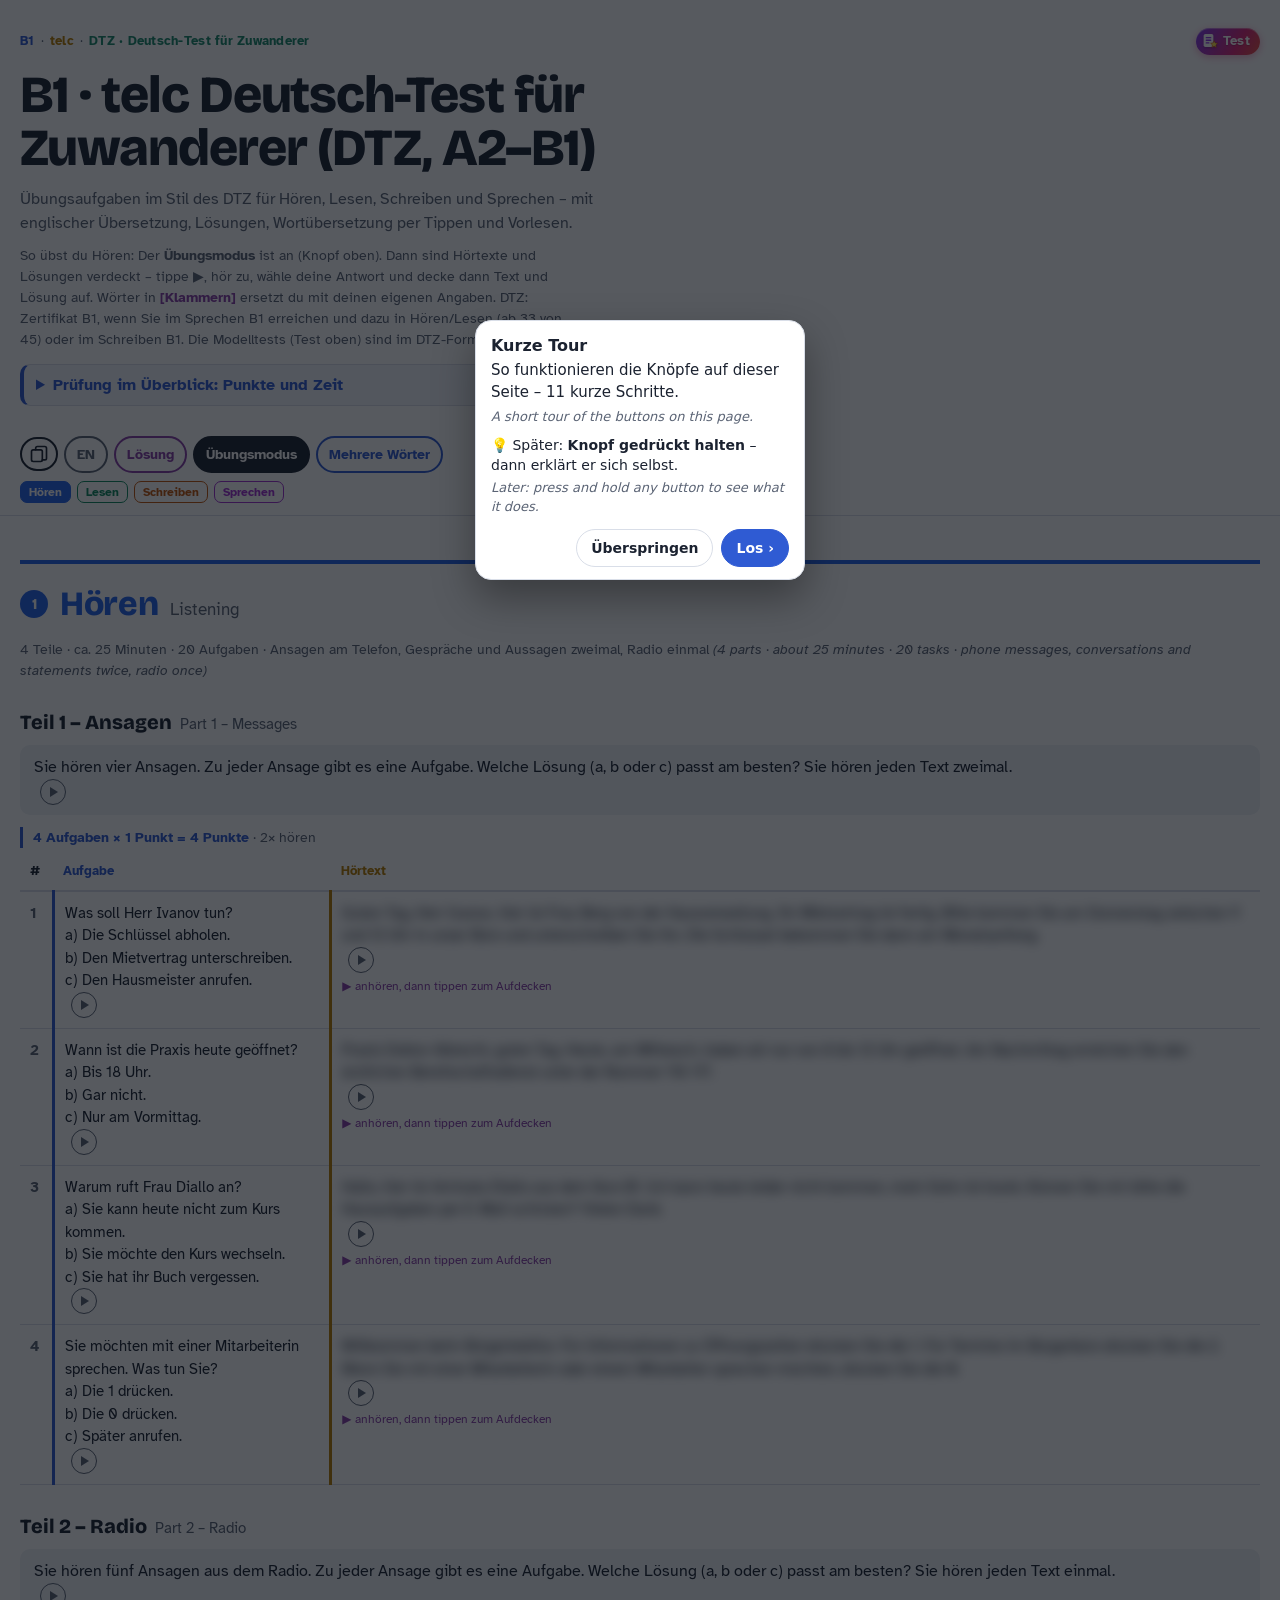
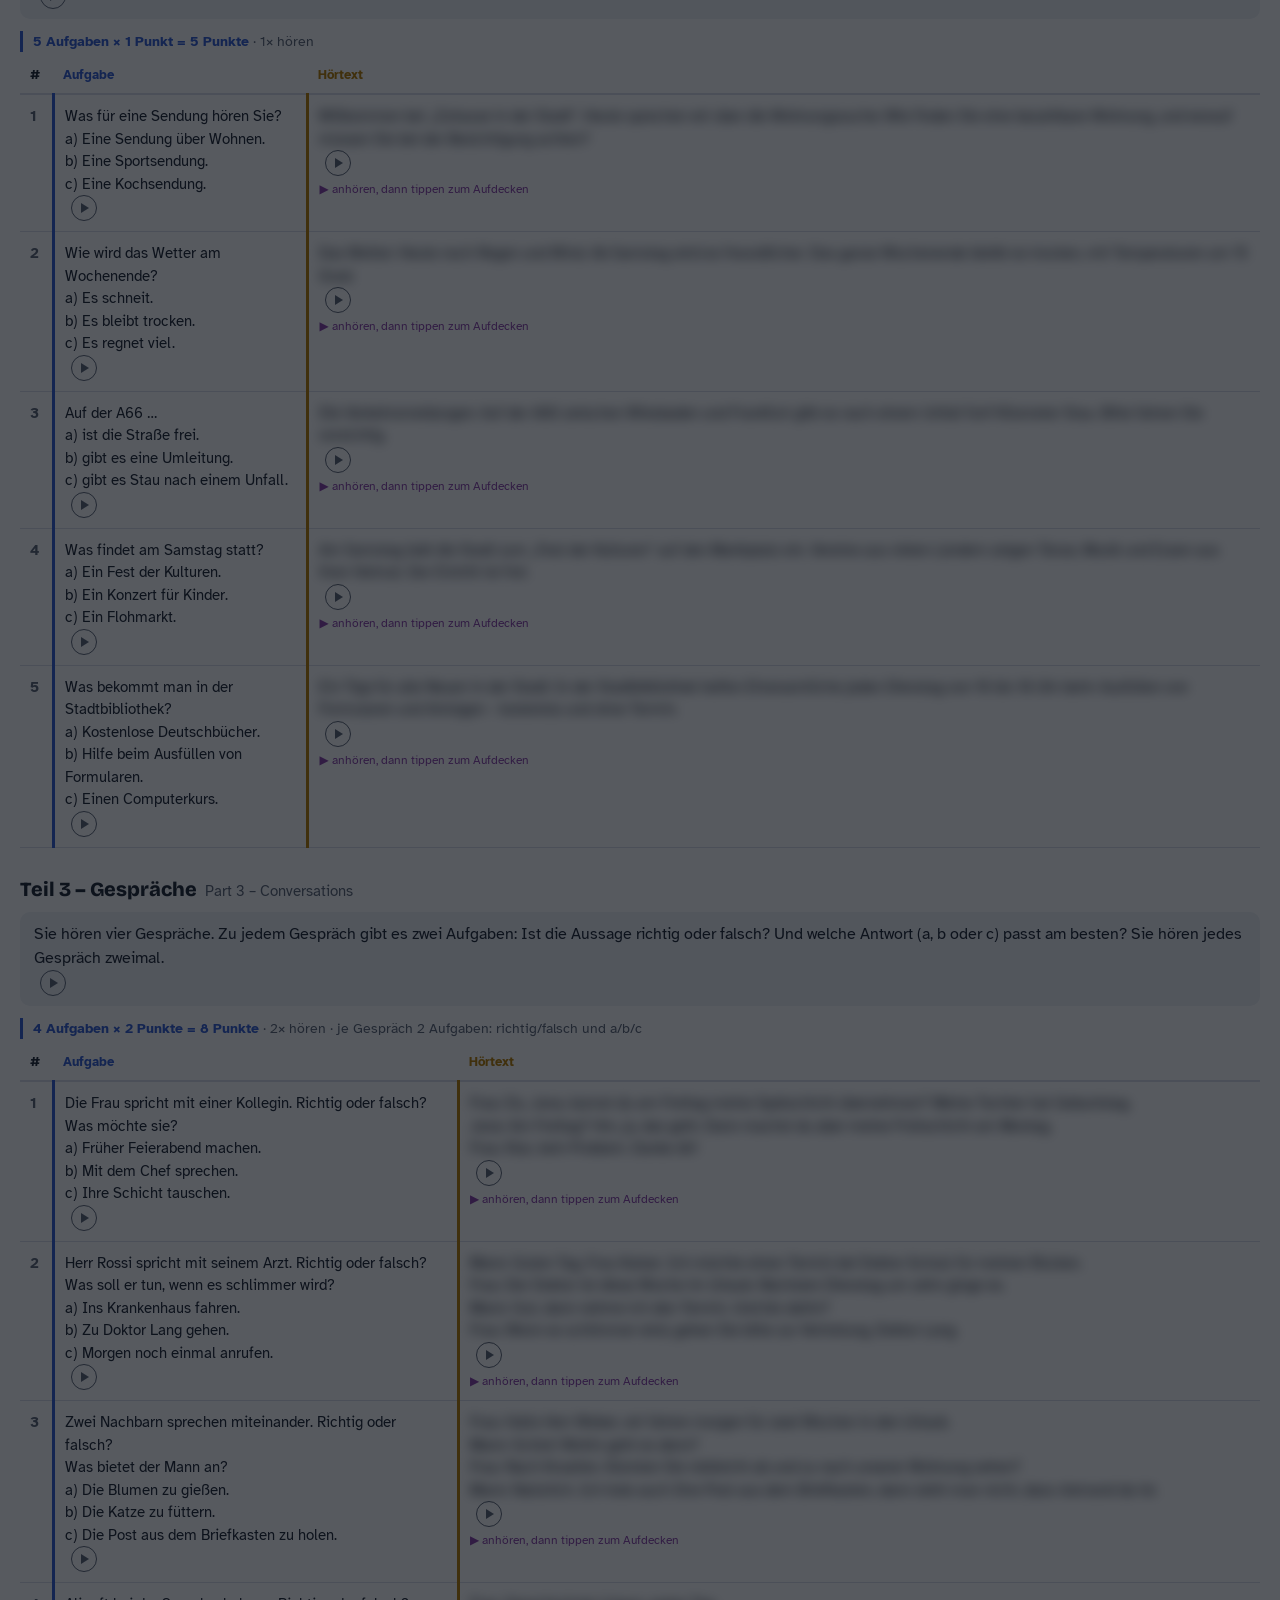
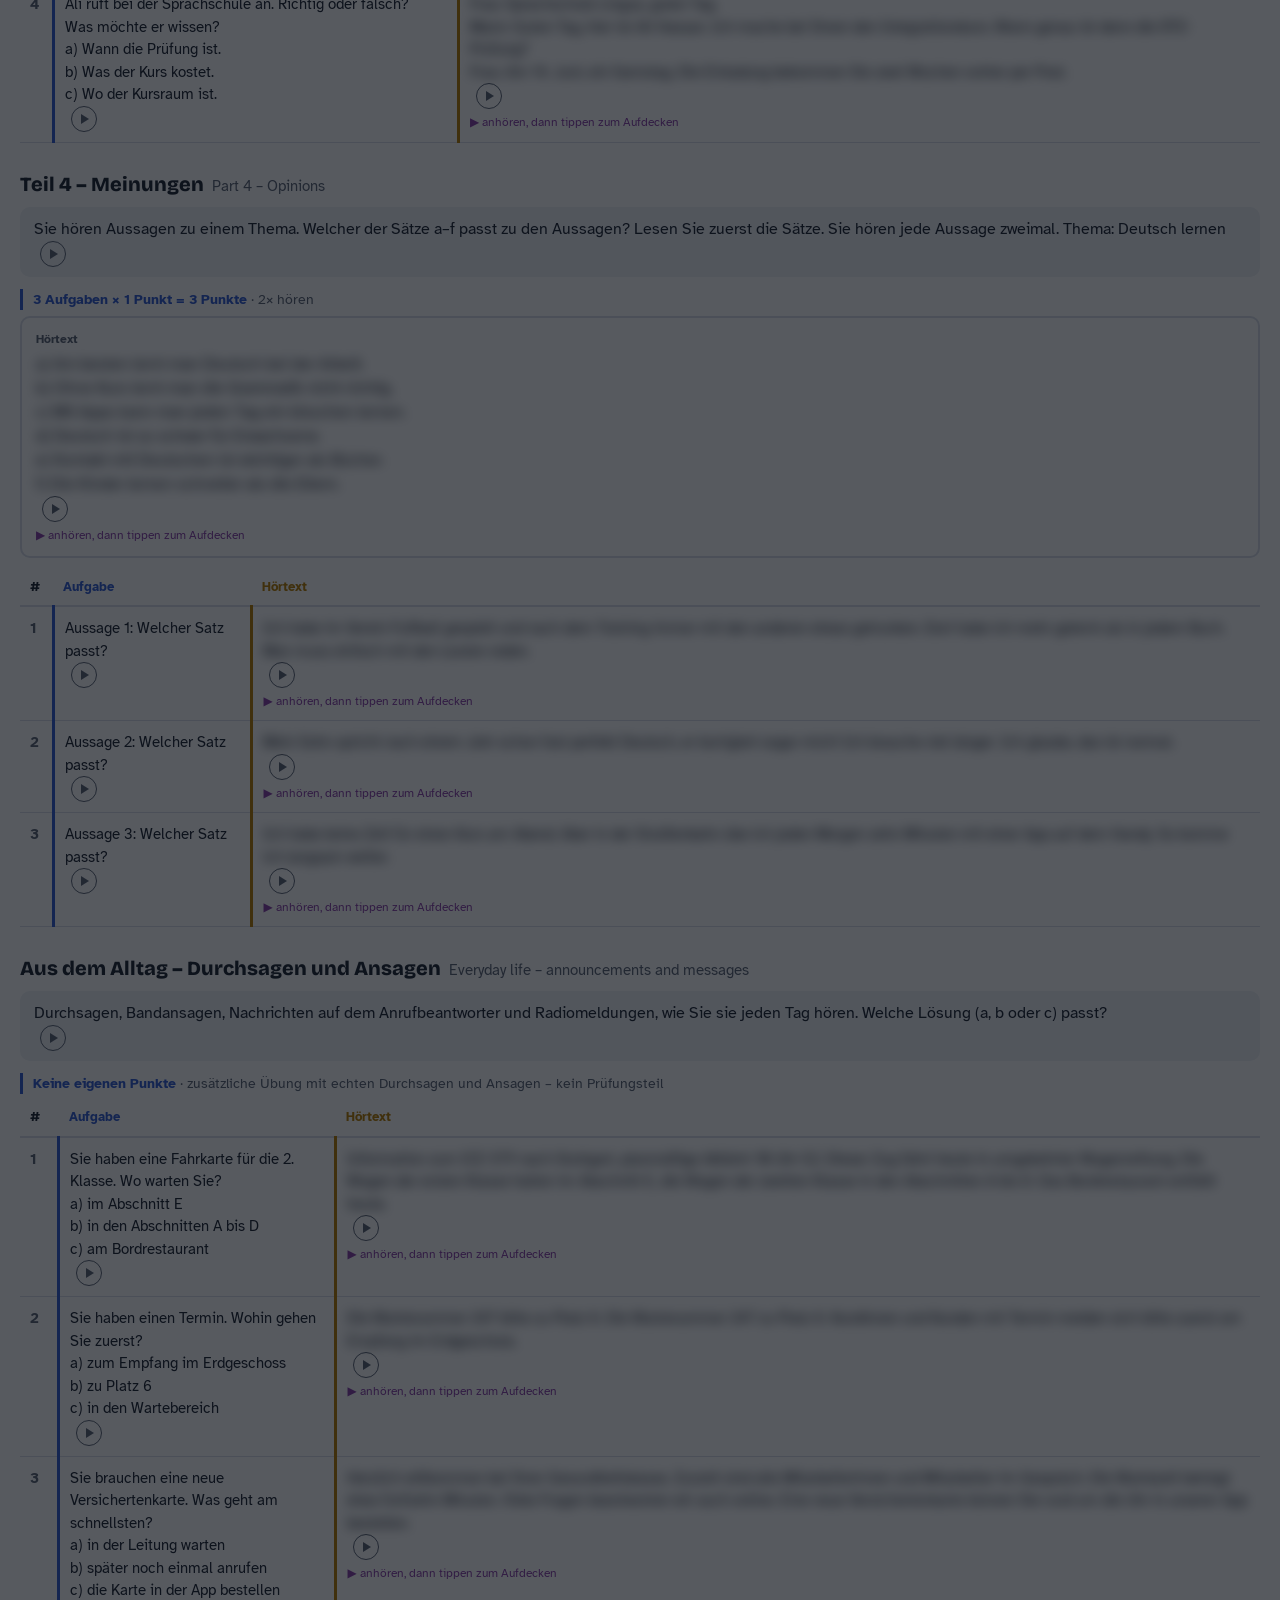
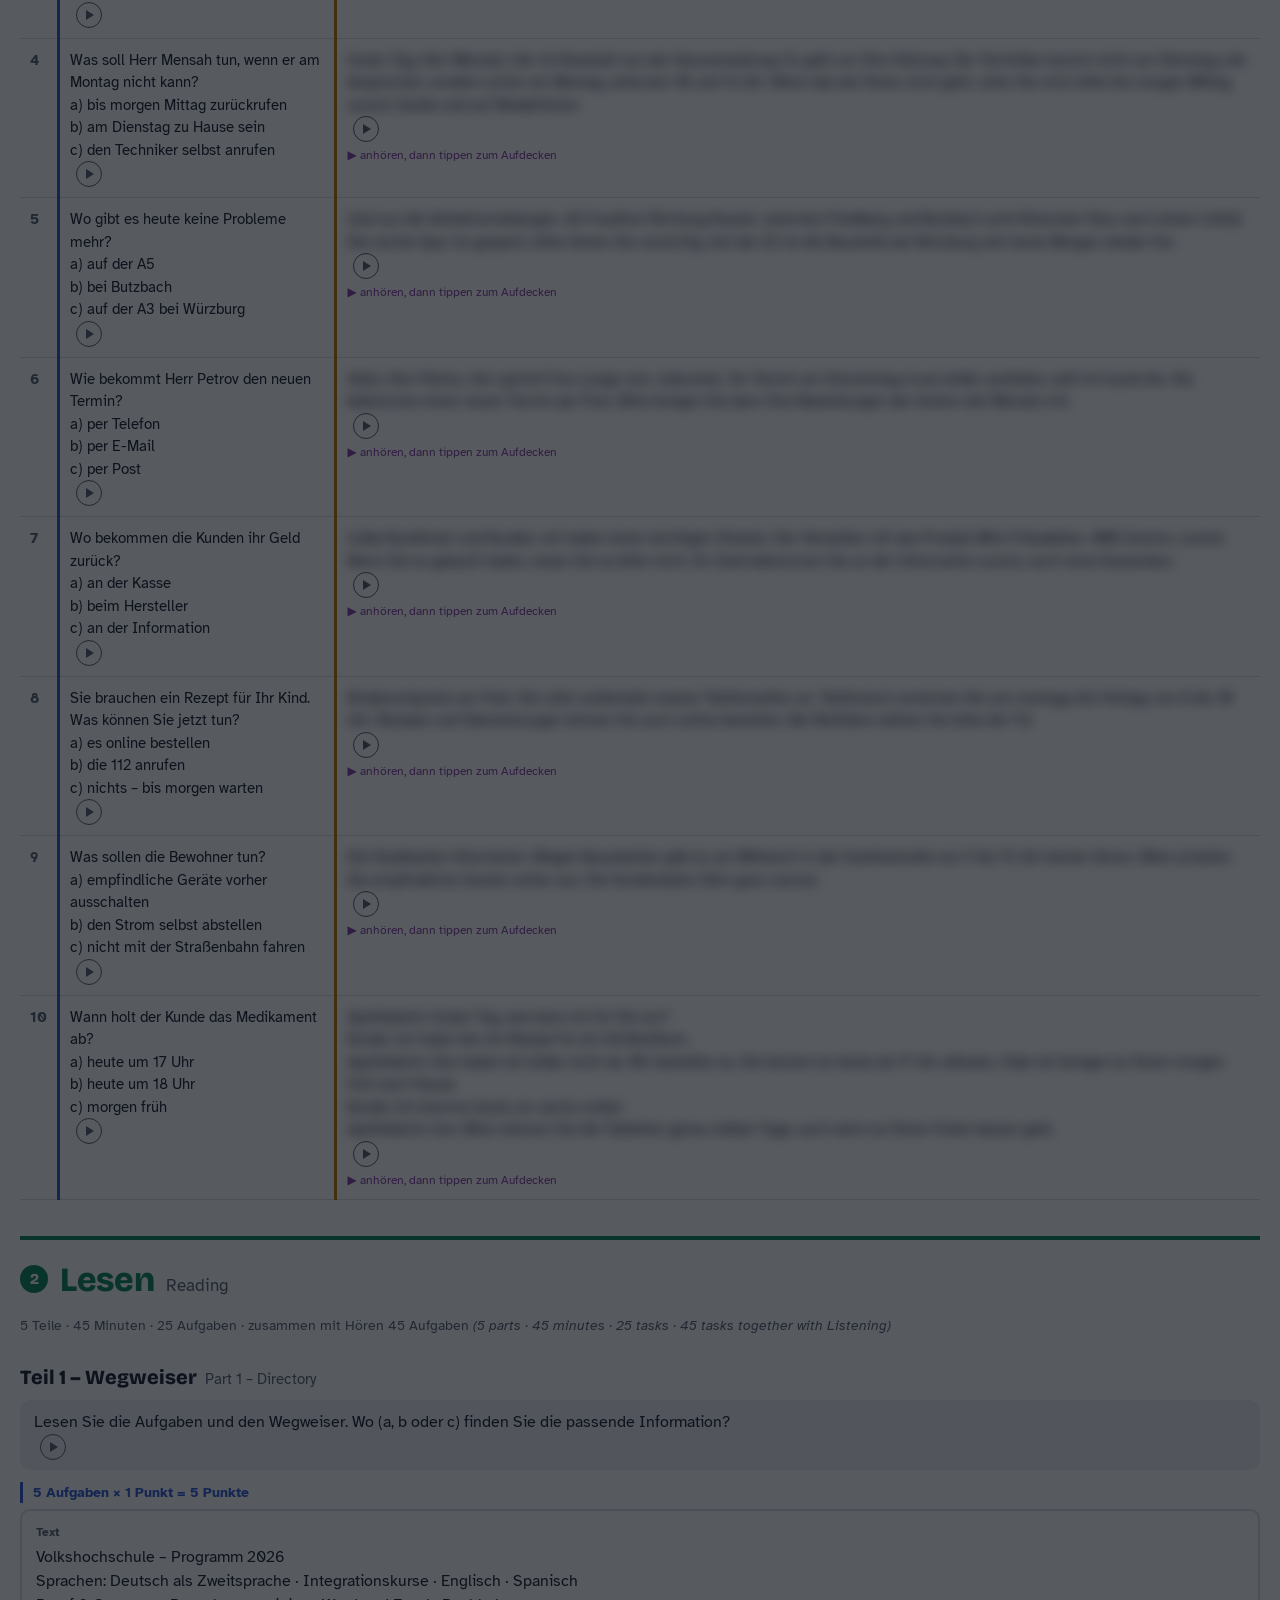
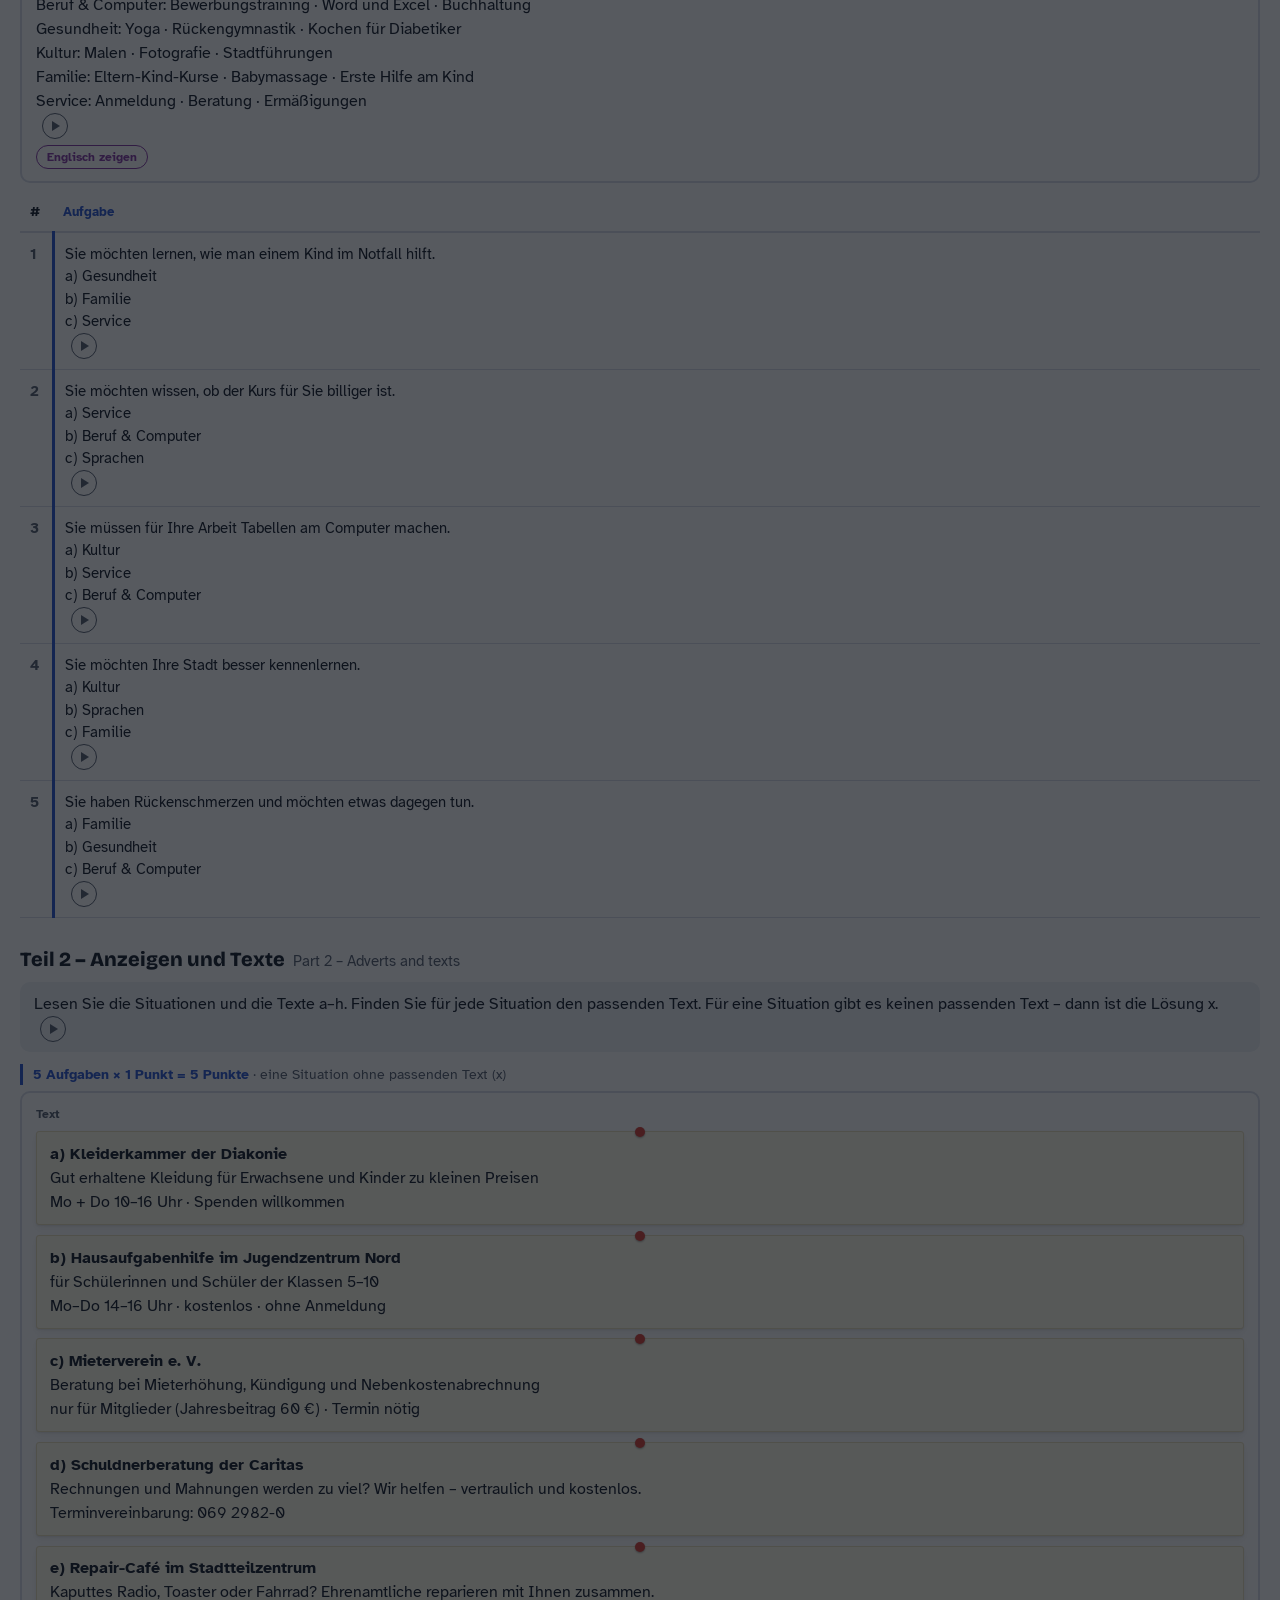
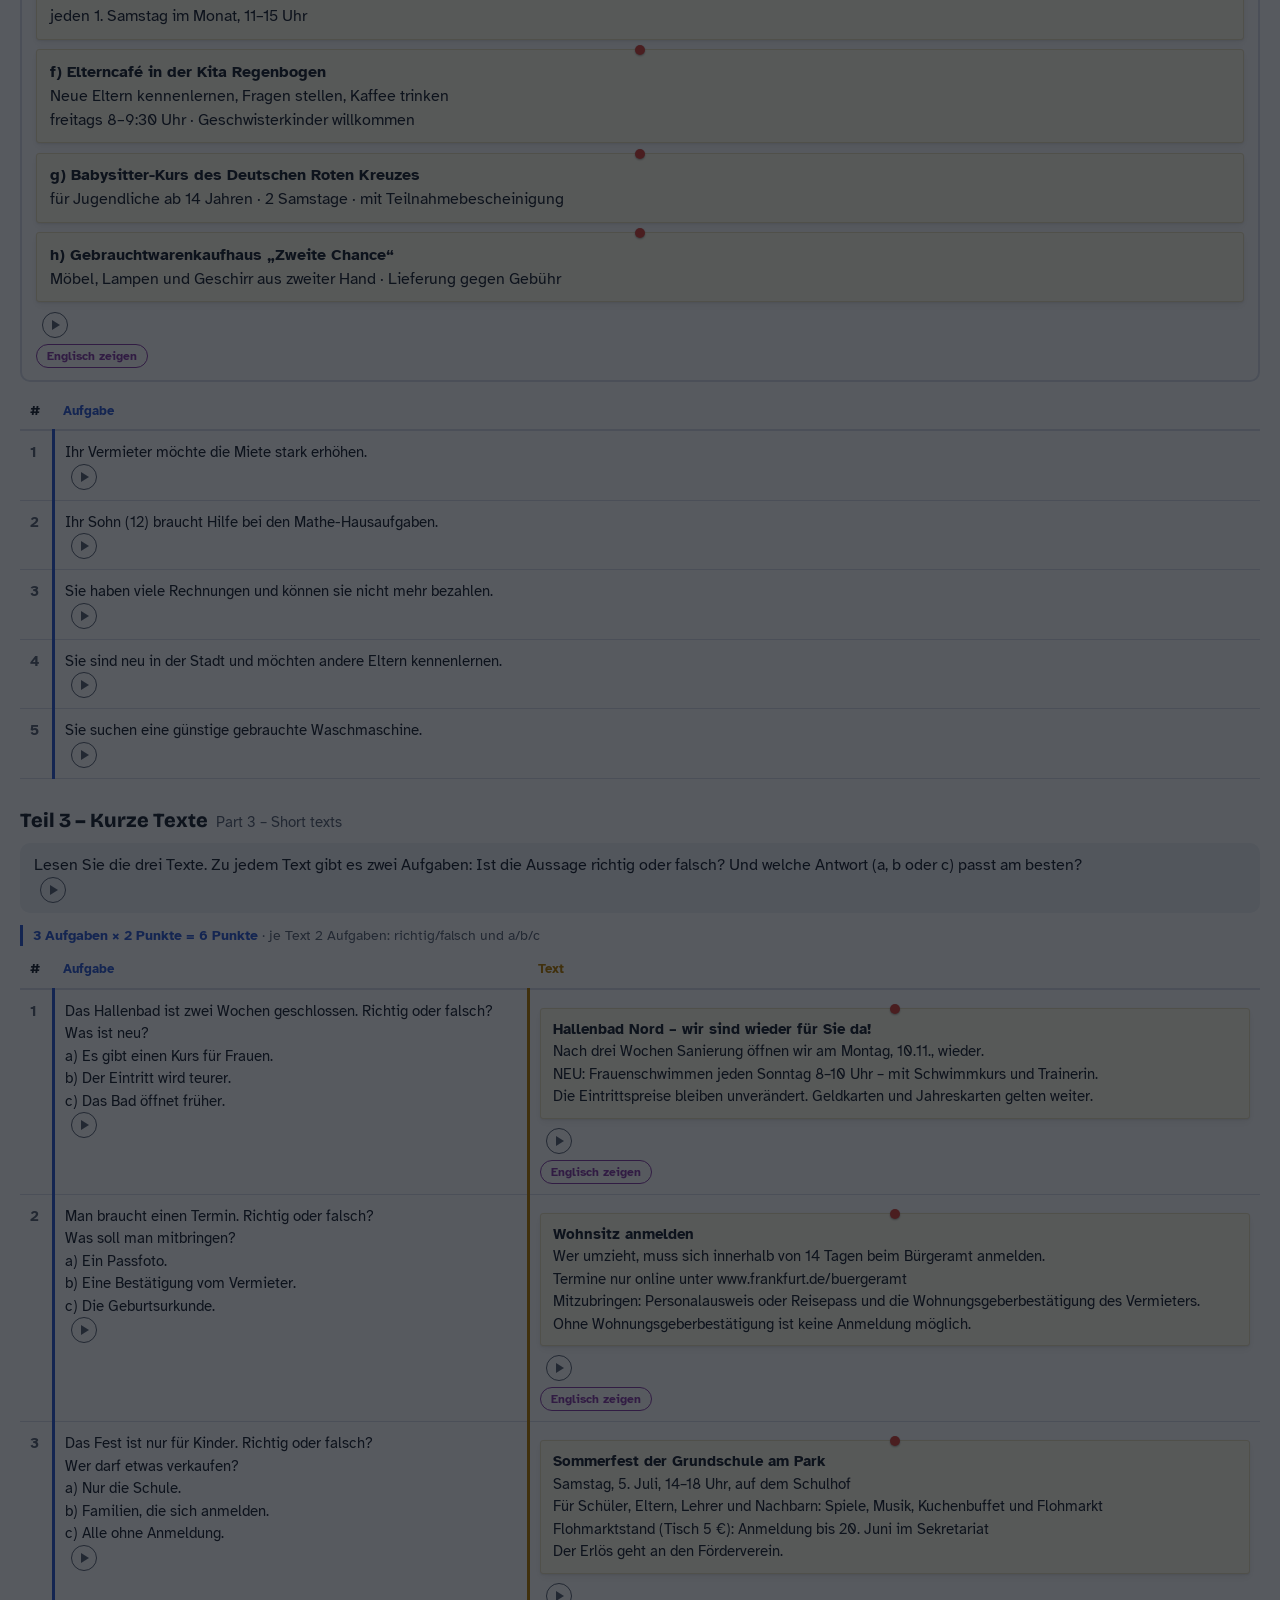
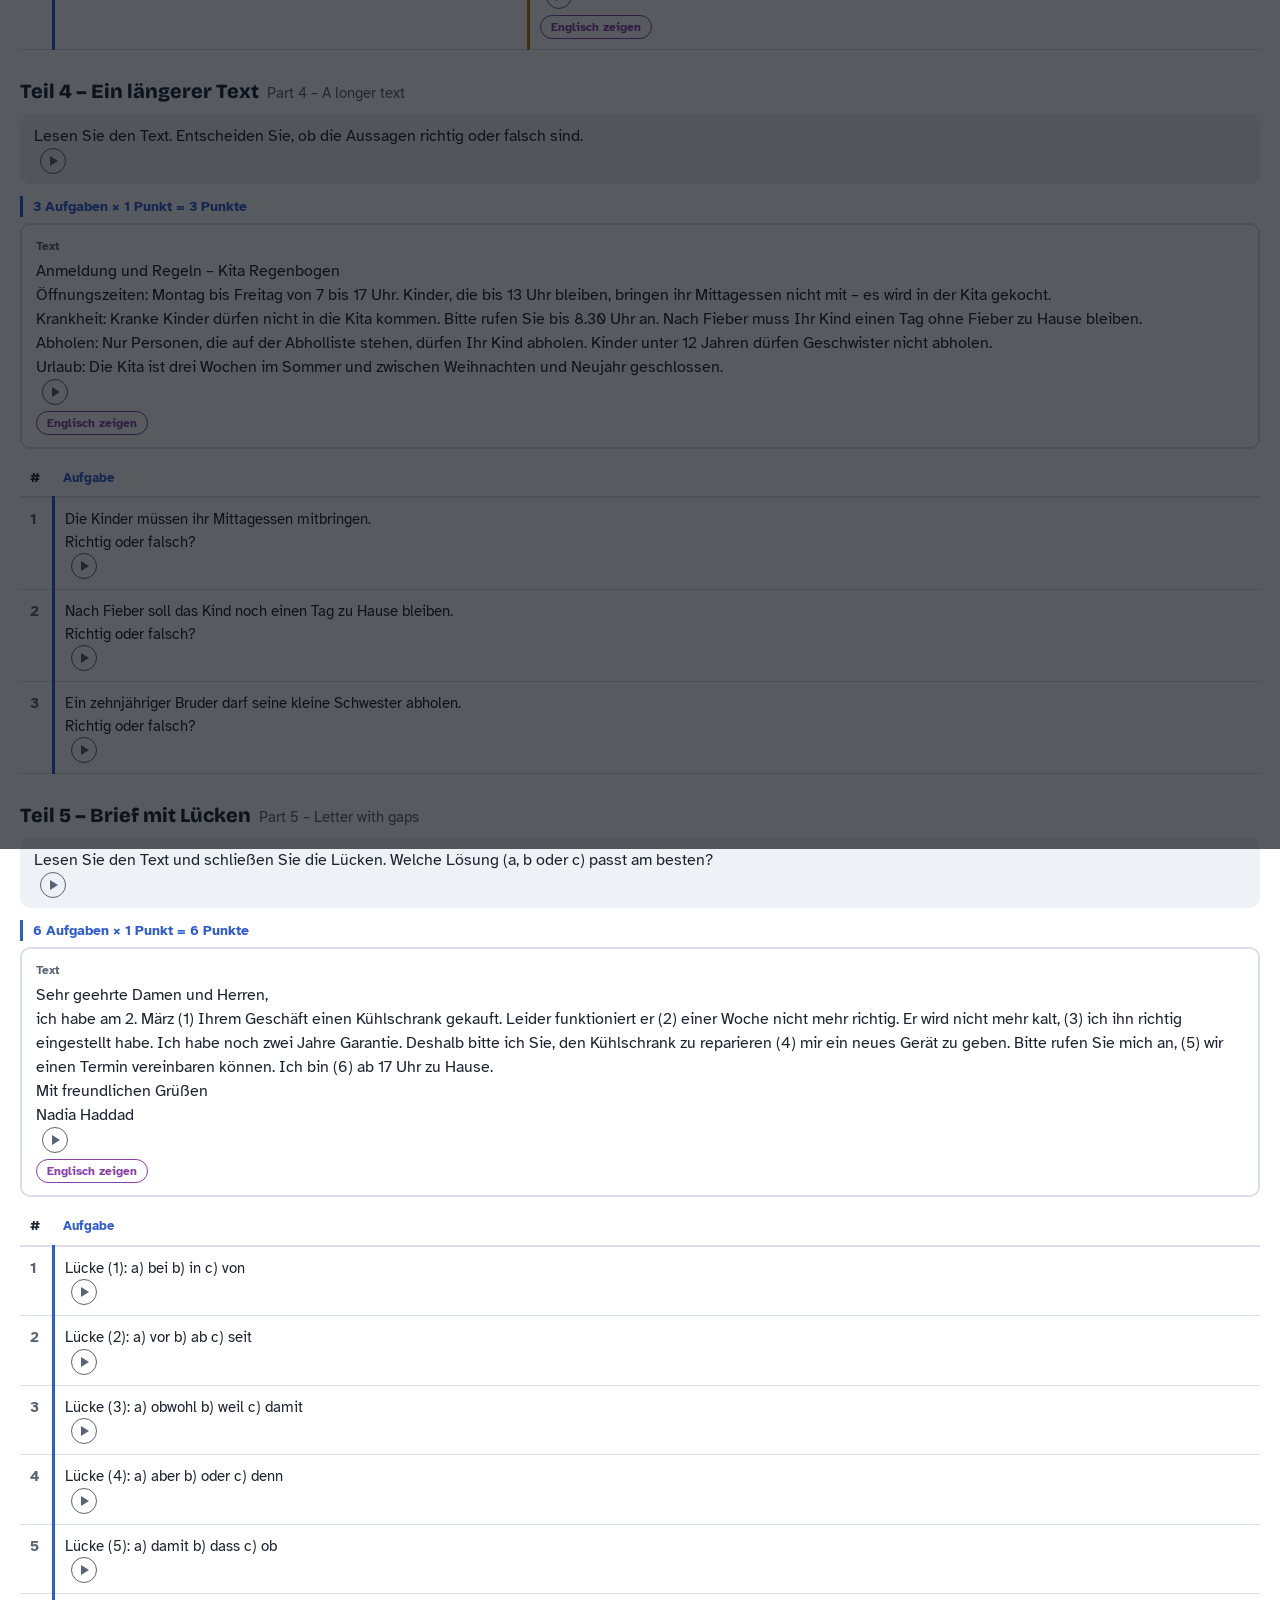
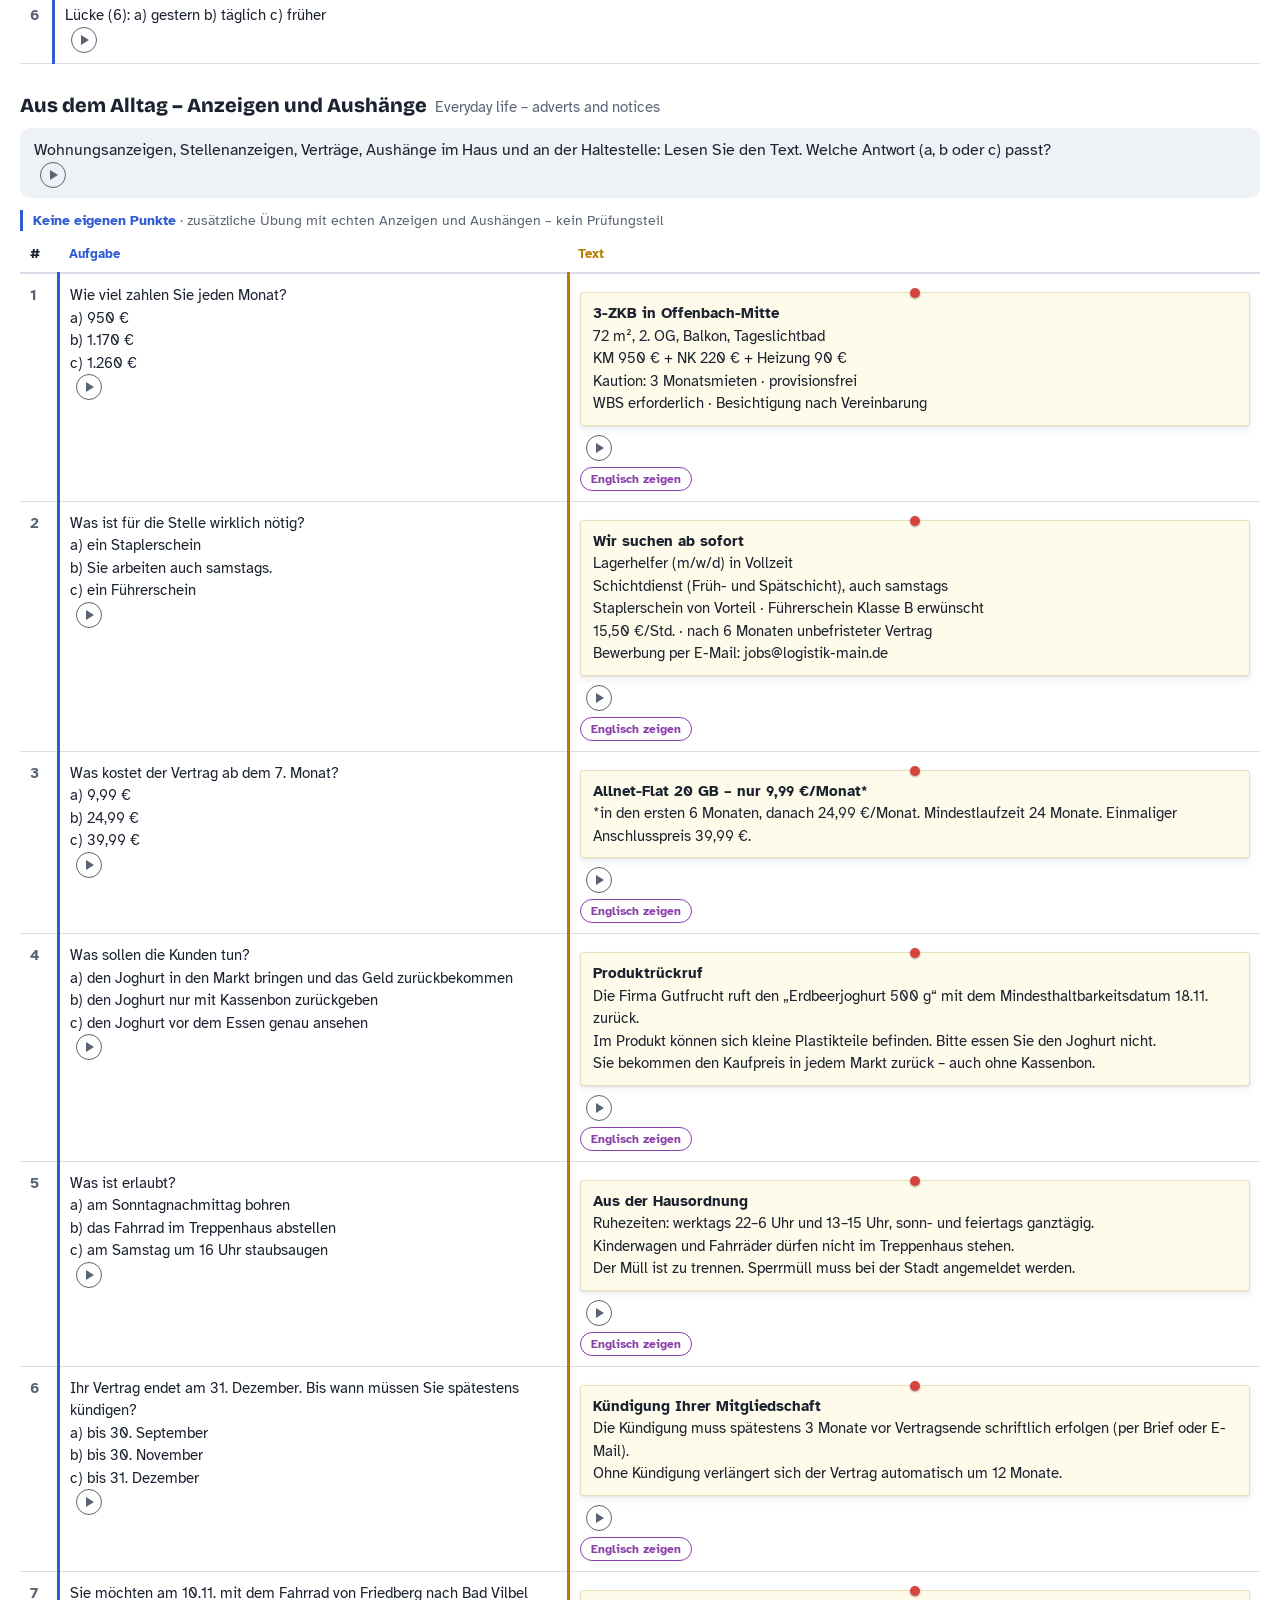
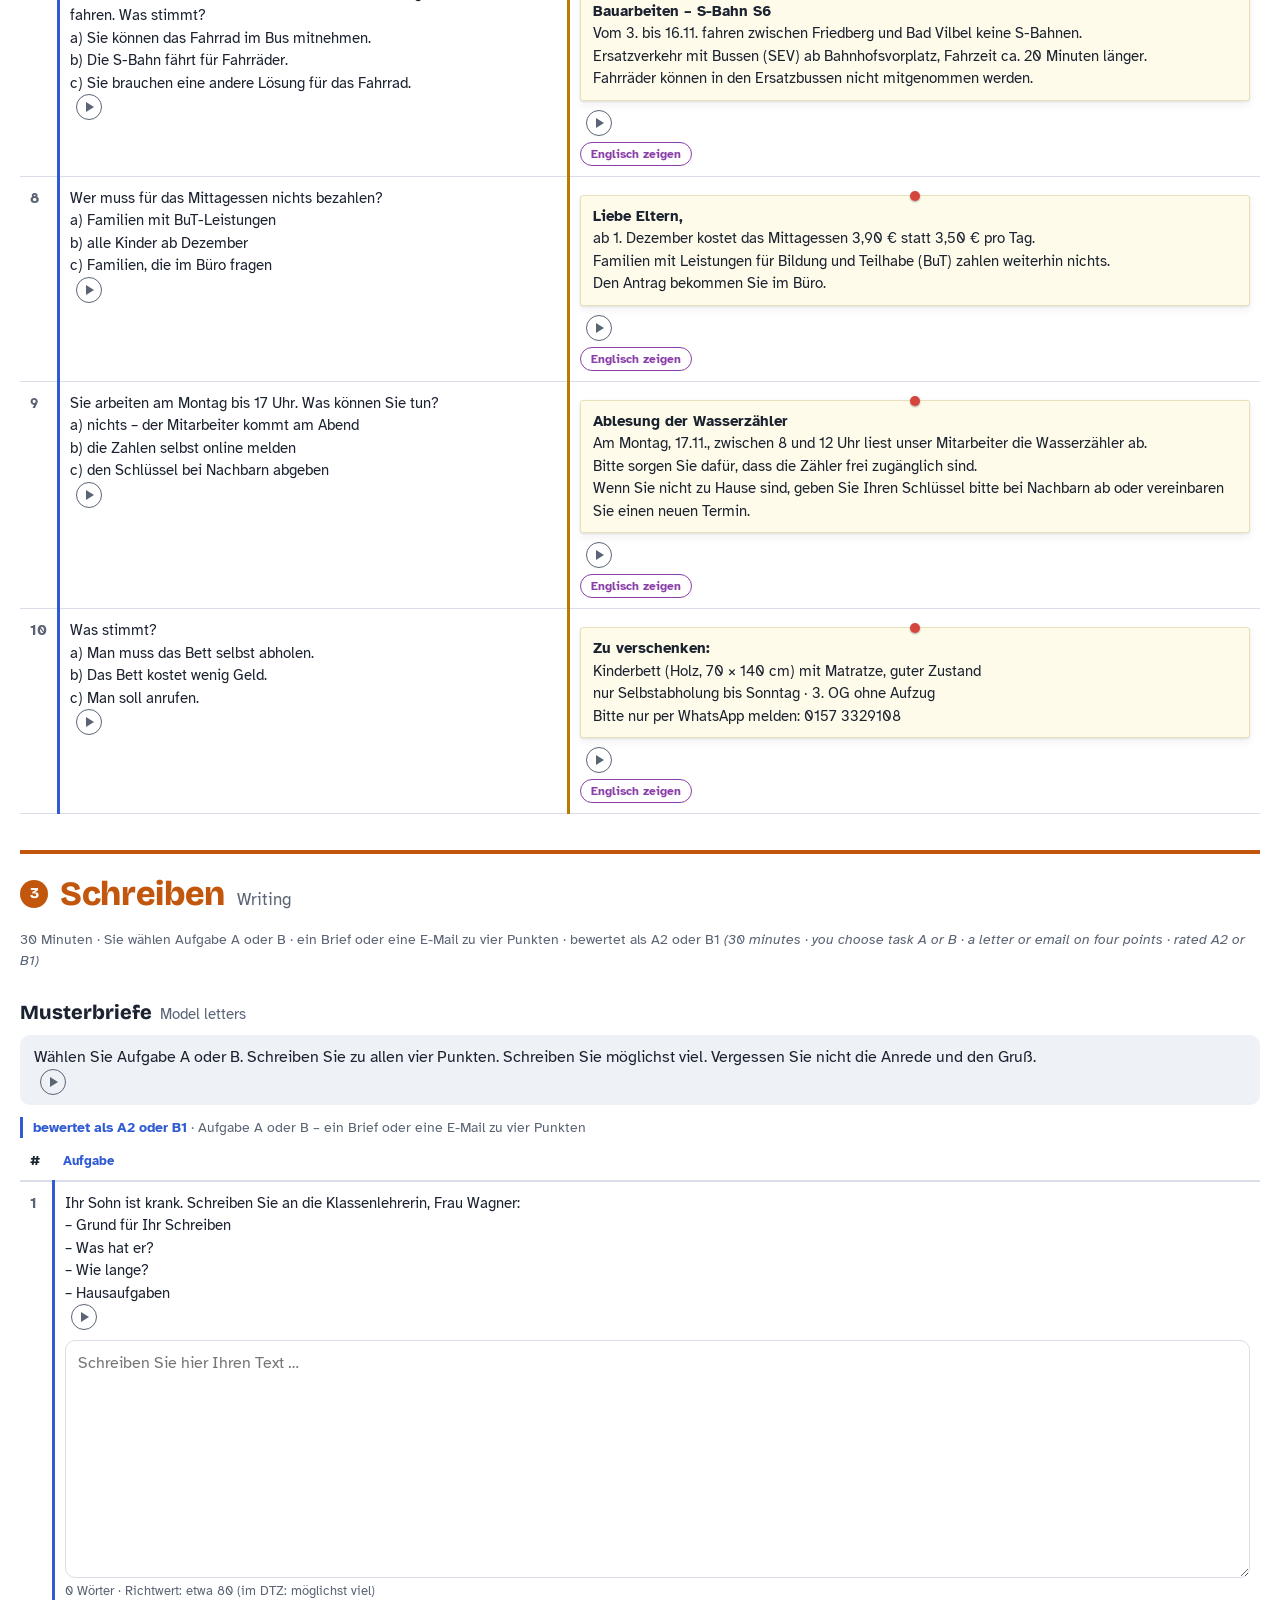
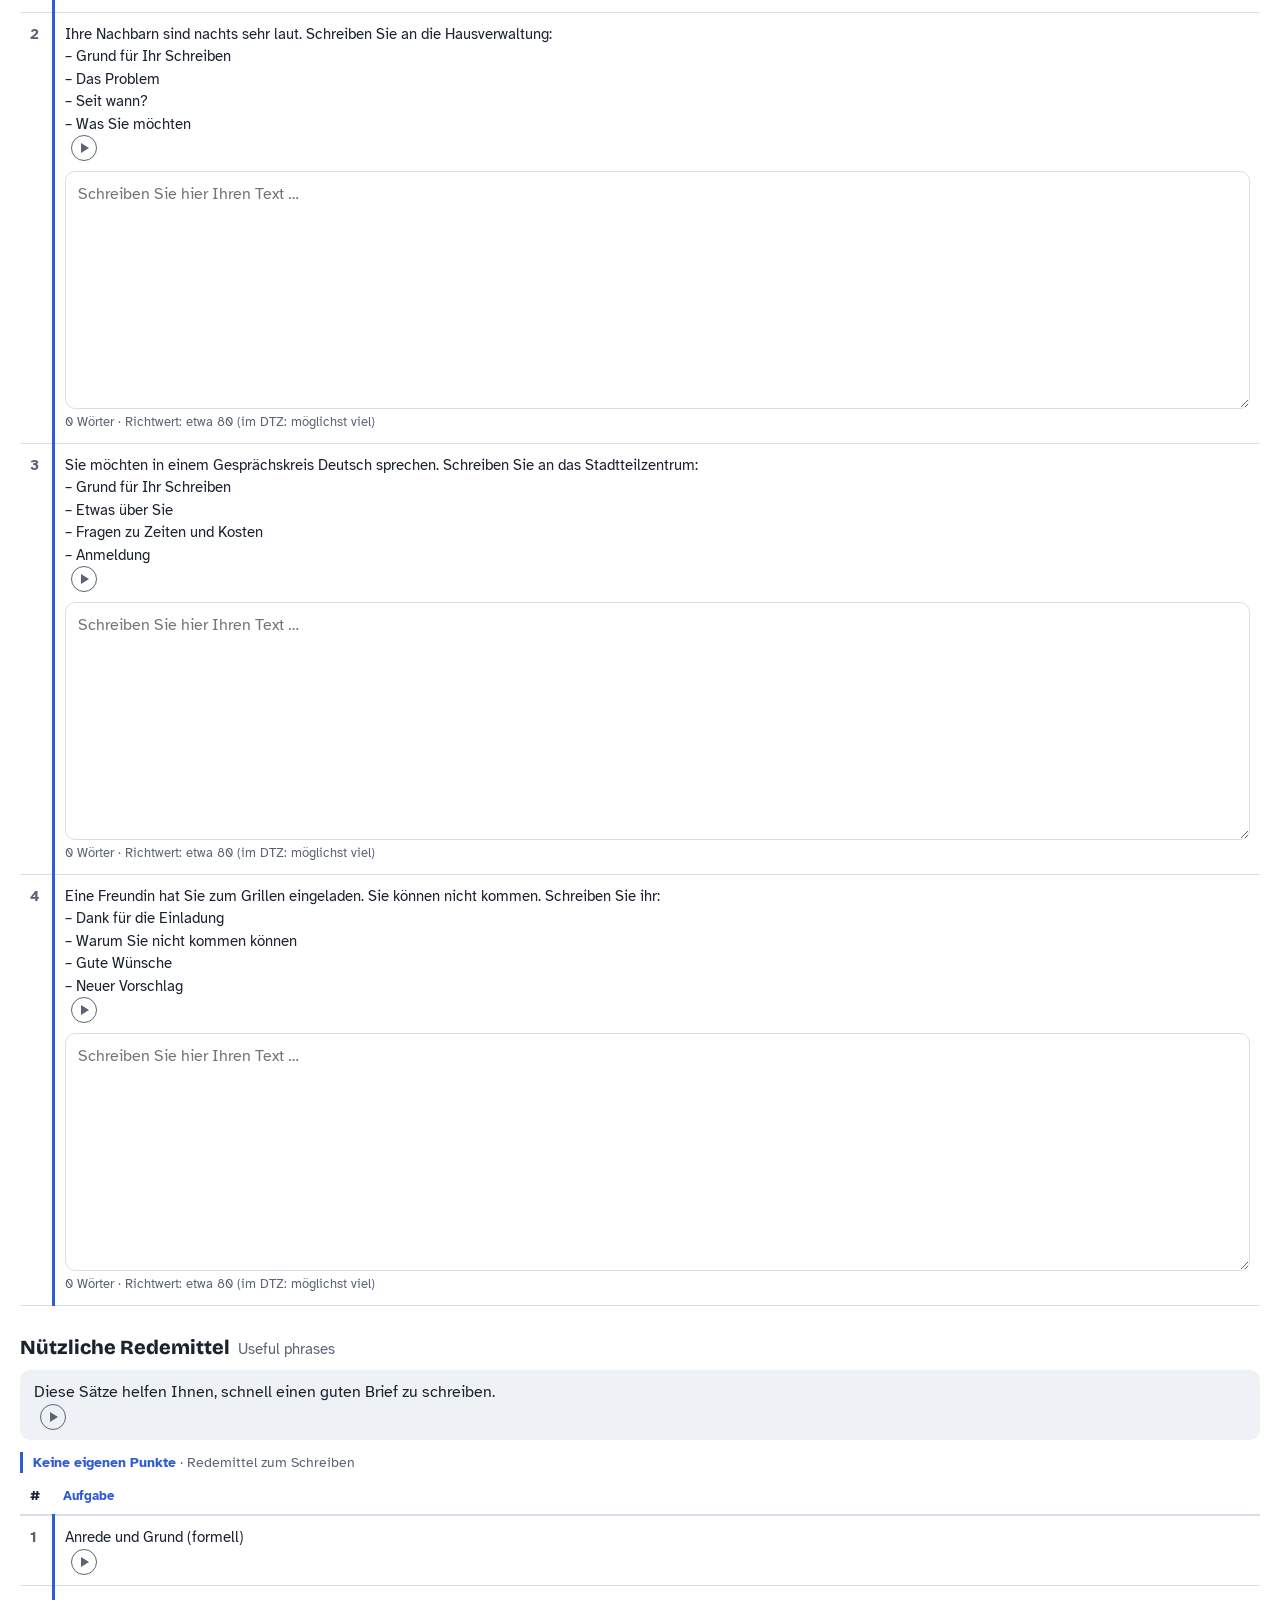
<file: b1.html>
<!DOCTYPE html>
<html lang="de">
<head>
<meta charset="utf-8">
<script>/* Darstellung: the theme chosen at the top of the app (index.html) – light, dark or like the phone */
(function(){const set=t=>{const r=document.documentElement;if(t==="light"||t==="dark")r.dataset.theme=t;else delete r.dataset.theme};
try{set(localStorage.getItem("dl:theme"))}catch(e){}
addEventListener("message",e=>{if(e.origin===location.origin&&e.data&&"dlTheme" in e.data)set(e.data.dlTheme)})})();</script>
<meta name="viewport" content="width=device-width, initial-scale=1, viewport-fit=cover">
<title>B1 · DTZ – Prüfungstraining</title>
<link rel="preconnect" href="https://fonts.googleapis.com">
<link rel="preconnect" href="https://fonts.gstatic.com" crossorigin>
<link href="https://fonts.googleapis.com/css2?family=Atkinson+Hyperlegible:ital,wght@0,400;0,700;1,400&family=Bricolage+Grotesque:opsz,wght@12..96,500;12..96,800&display=swap" rel="stylesheet">
<style>
:root{box-sizing:border-box;padding-top:env(safe-area-inset-top,0px);padding-bottom:env(safe-area-inset-bottom,0px);
--paper:#ffffff;--surface:#eef1f6;--ink:#1b2230;--muted:#5b6475;--line:#d9dee8;
--en:#5b6475;--b1:#2f5bd3;--a2:#b87d00;--a1:#1b8a6b;--ans:#8a3fa8;--ansbg:#f6effa}
@media (prefers-color-scheme:dark){:root:not([data-theme="light"]){--paper:#141821;--surface:#1d2230;--ink:#e8ebf2;--muted:#9aa3b5;--line:#2c3344;--en:#9aa3b5;--b1:#7e9dff;--a2:#e8b33c;--a1:#4cc79f;--ans:#d49bf0;--ansbg:#2a2036}}
:root[data-theme="dark"]{--paper:#141821;--surface:#1d2230;--ink:#e8ebf2;--muted:#9aa3b5;--line:#2c3344;--en:#9aa3b5;--b1:#7e9dff;--a2:#e8b33c;--a1:#4cc79f;--ans:#d49bf0;--ansbg:#2a2036}
*,*::before,*::after{box-sizing:inherit;touch-action:manipulation}
html{height:100%;scroll-padding-top:calc(env(safe-area-inset-top,0px) + 120px)}
body{margin:0;background:var(--paper);color:var(--ink);font:16px/1.5 "Atkinson Hyperlegible",system-ui,-apple-system,"Segoe UI",sans-serif}
h1,h2{font-family:"Bricolage Grotesque","Atkinson Hyperlegible",system-ui,sans-serif;margin:0}
header.hero{padding:28px 20px 20px;max-width:1280px;margin:0 auto}
.ladder{display:flex;gap:6px;margin-bottom:14px}
.ladder span{font-weight:800;font-size:13px;letter-spacing:.02em;line-height:1.6}
/* the labels are plain coloured words, not buttons: a dot between them */
.ladder span+span::before{content:"·";margin-right:6px;color:var(--muted);font-weight:400}
.ladder .l1{color:var(--a1)}.ladder .l2{color:var(--a2)}.ladder .l3{color:var(--b1)}
h1{font-size:clamp(30px,6vw,52px);font-weight:800;line-height:1.02;letter-spacing:-.02em;max-width:18ch}
.sub{color:var(--muted);max-width:62ch;margin:12px 0 0}
.bar{position:sticky;top:0;z-index:5;background:var(--paper);border-bottom:1px solid var(--line);padding:10px 20px 8px}
.bar-inner{max-width:1280px;margin:0 auto;display:flex;flex-wrap:wrap;gap:8px;align-items:center}
input[type=search]{flex:1 1 200px;min-width:0;font:inherit;padding:8px 12px;border:1px solid var(--line);border-radius:8px;background:var(--surface);color:var(--ink)}
.toggles{display:flex;flex-wrap:wrap;gap:6px}
.tg{font:inherit;font-size:14px;font-weight:700;padding:6px 11px;border-radius:999px;border:2px solid var(--c);background:var(--c);color:#fff;cursor:pointer}
.tg[aria-pressed="false"]{background:transparent;color:var(--c)}
.tg.en{--c:var(--en)}.tg.b1{--c:var(--b1)}.tg.a2{--c:var(--a2)}.tg.a1{--c:var(--a1)}.tg.ans{--c:var(--ans)}
.tg.practice{--c:var(--ink)}.tg.multi{--c:var(--b1)}.tg.speed{--c:var(--a1)}
.topics{max-width:1280px;margin:8px auto 0;display:flex;gap:6px;overflow-x:auto;padding-bottom:4px;scrollbar-width:thin}
.topics a{flex:none;font-size:13px;color:var(--ink);text-decoration:none;padding:4px 10px;border-radius:6px;background:var(--surface);white-space:nowrap}
@media (hover:hover){.topics a:hover{background:var(--line)}}
main{max-width:1280px;margin:0 auto;padding:8px 20px 60px}
section{margin-top:36px}
.th{display:flex;align-items:baseline;gap:12px;flex-wrap:wrap;margin-bottom:10px}
.th .n{font-family:"Bricolage Grotesque",sans-serif;font-weight:800;font-size:15px;color:var(--muted)}
h2{font-size:clamp(24px,4vw,34px);font-weight:800;letter-spacing:-.01em}
.th .en{color:var(--muted);font-size:17px}
.wrap{overflow-x:auto}
table{width:100%;border-collapse:collapse;font-size:15px}
th{text-align:left;font-size:13px;font-weight:700;padding:8px 10px;border-bottom:2px solid var(--line);vertical-align:bottom}
td{padding:10px;border-bottom:1px solid var(--line);vertical-align:top}
th.c-en{color:var(--en)}th.c-b1{color:var(--b1)}th.c-a2{color:var(--a2)}th.c-a1{color:var(--a1)}th.c-ans{color:var(--ans)}
td.num{color:var(--muted);font-weight:700;width:2.2em}
td.c-en{color:var(--en);font-style:italic}
td.c-b1{border-left:3px solid var(--b1)}
td.c-a2{border-left:3px solid var(--a2)}
td.c-a1{border-left:3px solid var(--a1)}
td.c-ans{background:var(--ansbg);border-left:3px solid var(--ans)}
.ph{color:var(--ans);font-weight:700}
body.hide-en .c-en,body.hide-b1 .c-b1,body.hide-a2 .c-a2,body.hide-a1 .c-a1,body.hide-ans .c-ans{display:none}
body.practice td.c-ans .t{filter:blur(6px);cursor:pointer;user-select:none;transition:filter .2s}
body.practice td.c-ans.shown .t{filter:none}
body.practice td.c-ans:not(.shown)::after{content:"Tippen zum Aufdecken";display:block;font-size:12px;color:var(--ans);margin-top:4px}

td.c-ans .tr{display:none;margin-top:6px;padding-top:6px;border-top:1px dashed var(--ans);color:var(--muted);font-style:italic}
td.c-ans.en-on .tr{display:block}
.trb{display:block;margin-top:6px;font:inherit;font-size:12px;font-weight:700;color:var(--ans);background:none;border:1px solid var(--ans);border-radius:999px;padding:2px 10px;cursor:pointer}
body.practice td.c-ans:not(.shown) .trb{display:none}
.w{cursor:pointer;border-radius:3px;transition:background .15s}
@media (hover:hover){.w:hover{background:var(--surface)}}
.w.sel{background:var(--b1);color:#fff}
#pop{position:fixed;left:12px;right:12px;bottom:calc(env(safe-area-inset-bottom,0px) + 12px);max-width:440px;margin:0 auto;background:var(--paper);color:var(--ink);border:2px solid var(--b1);border-radius:12px;padding:12px 14px;z-index:20;box-shadow:0 8px 28px rgba(20,30,60,.25)}
#pop[hidden]{display:none}
#pop .ph1{display:flex;justify-content:space-between;align-items:center;gap:8px}
#pw{font-family:"Bricolage Grotesque",sans-serif;font-weight:800;font-size:22px;color:var(--b1)}
#px{font:inherit;font-size:20px;line-height:1;background:none;border:none;color:var(--muted);cursor:pointer;padding:4px 8px}
.pen{font-size:18px;font-weight:700;margin-top:2px}
.pm{color:var(--muted);font-size:14px;margin-top:2px}
.pn{font-size:14px;margin-top:6px;font-style:italic}
.muted{color:var(--muted)}
.say{display:inline-flex;align-items:center;justify-content:center;vertical-align:middle;width:26px;height:26px;margin-left:6px;border-radius:50%;border:1.5px solid currentColor;background:transparent;color:var(--muted);cursor:pointer;padding:0;flex:none}
.say::before{content:"";width:0;height:0;border-left:8px solid currentColor;border-top:5px solid transparent;border-bottom:5px solid transparent;margin-left:2px}
.say.on{background:var(--b1);border-color:var(--b1);color:#fff}
.say.on::before{border:none;width:8px;height:8px;background:currentColor;margin:0}
td.c-b1 .say{color:var(--b1)}td.c-a2 .say{color:var(--a2)}td.c-a1 .say{color:var(--a1)}td.c-ans .say{color:var(--ans)}td.c-ans .say.on{color:#fff}
body.no-tts .say,body.no-tts #sp{display:none}
body.practice td.c-ans:not(.shown) > .say{display:none}
.w.pk{background:var(--a2);color:#fff}
.pact{display:flex;gap:8px;margin-top:10px;flex-wrap:wrap}
.pbtn{font:inherit;font-size:14px;font-weight:700;padding:6px 14px;border-radius:999px;border:2px solid var(--b1);background:var(--b1);color:#fff;cursor:pointer}
.pbtn.ghost{background:transparent;color:var(--b1)}
#pw{word-break:break-word}
.empty{display:none;color:var(--muted);padding:40px 0}
.note{font-size:14px;color:var(--muted);max-width:62ch;margin-top:10px}
@media (max-width:760px){
 table,tbody,tr,td{display:block;width:100%}
 thead{display:none}
 tr{border:1px solid var(--line);border-radius:10px;margin-bottom:12px;overflow:hidden}
 td{border-bottom:none;padding:8px 12px}
 td.num{padding-bottom:0;width:auto}
 td[data-l]::before{content:attr(data-l);display:block;font-size:11px;font-weight:700;font-style:normal;margin-bottom:2px}
 td.c-en::before{color:var(--en)}td.c-b1::before{color:var(--b1)}td.c-a2::before{color:var(--a2)}td.c-a1::before{color:var(--a1)}td.c-ans::before{color:var(--ans)}
 .bar{padding-left:14px;padding-right:14px}main,header.hero{padding-left:14px;padding-right:14px}
}
button:focus-visible,a:focus-visible,input:focus-visible{outline:3px solid var(--b1);outline-offset:2px}
@media (prefers-reduced-motion:reduce){*{transition:none!important}}

.skill-info{color:var(--muted);font-size:14px}
.intro{background:var(--surface);border-radius:10px;padding:10px 14px;margin:8px 0 12px}
.intro .en-line{color:var(--muted);font-style:italic;font-size:14px;margin-top:4px}
.ttext{border:2px solid var(--line);border-radius:10px;padding:12px 14px;margin:0 0 12px}
.ttext .lab{font-size:12px;font-weight:700;color:var(--muted);margin-bottom:4px}
h3{font-family:"Bricolage Grotesque",sans-serif;font-size:20px;font-weight:800;margin:26px 0 2px}
h3 .en{font-family:"Atkinson Hyperlegible",sans-serif;font-weight:400;font-size:15px;color:var(--muted);margin-left:8px}
.ln{display:block}
/* Ads and notices look like what hangs on a real notice board: a sheet of
   paper with a pin, the headline in bold. One sheet per ad (a), b) … start
   a new one). */
:root{--nt-bg:#fffbea;--nt-line:#e8dfbd;--nt-pin:#d6453d}
@media (prefers-color-scheme:dark){:root:not([data-theme="light"]){--nt-bg:#29261a;--nt-line:#4a4430;--nt-pin:#e0625a}}
:root[data-theme="dark"]{--nt-bg:#29261a;--nt-line:#4a4430;--nt-pin:#e0625a}
.nc{display:block;position:relative;background:var(--nt-bg);border:1px solid var(--nt-line);border-radius:3px;
 padding:.6em .8em .65em;margin:.55em 0 .6em;box-shadow:0 1px 2px rgba(0,0,0,.08),0 4px 10px rgba(0,0,0,.06)}
.nc::before{content:"";position:absolute;top:-5px;left:50%;width:10px;height:10px;margin-left:-5px;border-radius:50%;
 background:var(--nt-pin);box-shadow:0 1px 2px rgba(0,0,0,.35)}
.nc > .ln:first-child{font-weight:700}

td.c-tx{border-left:3px solid var(--a2)}
th.c-tx,td.c-tx::before{color:var(--a2)}
td.c-de{border-left:3px solid var(--b1)}
th.c-de,td.c-de::before{color:var(--b1)}
body.practice .rv:not(.shown) > .s{filter:blur(6px);user-select:none;cursor:pointer}
body.practice .rv:not(.shown)::after{content:"Tippen zum Aufdecken";display:block;font-size:12px;color:var(--ans);margin-top:4px}
body.practice .rv.hear:not(.shown)::after{content:"▶ anhören, dann tippen zum Aufdecken"}
body.practice .rv:not(.shown) > .trb,body.practice .rv:not(.shown) > .tr{display:none}
body.practice .rv:not(.hear):not(.shown) > .say{display:none}
.en-on > .tr{display:block}
.tr{display:none;margin-top:6px;padding-top:6px;border-top:1px dashed var(--ans);color:var(--muted);font-style:italic}
.tip{font-size:14px;color:var(--muted);max-width:70ch}
.fb{margin-top:6px;font-size:15px}.fb a{color:var(--b1);font-weight:700}
/* One line on phones: shorter labels next to the cards button (karten.js). */
.toggles{flex-wrap:nowrap;align-items:center}
.tg .sm{display:none}
@media (max-width:520px){.tg .lg{display:none}.tg .sm{display:inline}.tg{font-size:13px;padding:5px 10px}.toggles{gap:5px}}
</style>
<style>
/* writing tasks: a big box for your own text right below the task, kept on this device */
.wbox{margin-top:10px}
.mywrite{display:block;width:100%;min-height:220px;font:inherit;font-size:16px;line-height:1.5;padding:10px 12px;border-radius:10px;border:1.5px solid var(--line);background:var(--paper);color:var(--ink);resize:vertical}
.mywrite:focus{outline:2px solid var(--b1);outline-offset:1px}
.wcount{font-size:13px;color:var(--muted);margin-top:4px}
</style>
<link rel="stylesheet" href="karten.css">
<link rel="stylesheet" href="test.css">
<!-- GoatCounter: counts page views anonymously, no cookies, nothing personal (deutsch-lernen.goatcounter.com) -->
<script data-goatcounter="https://deutsch-lernen.goatcounter.com/count" async src="https://gc.zgo.at/count.js"></script>
</head>
<body class="practice hide-en hide-ans">
<header class="hero">
 <div class="ladder"><span class="l3">B1</span><span class="l2">telc</span><span class="l1">DTZ · Deutsch-Test für Zuwanderer</span></div>
 <h1>B1 · telc Deutsch-Test für Zuwanderer (DTZ, A2–B1)</h1>
 <p class="sub">Übungsaufgaben im Stil des DTZ für Hören, Lesen, Schreiben und Sprechen – mit englischer Übersetzung, Lösungen, Wortübersetzung per Tippen und Vorlesen.</p>
 <p class="note">So übst du Hören: Der <b>Übungsmodus</b> ist an (Knopf oben). Dann sind Hörtexte und Lösungen verdeckt – tippe ▶, hör zu, wähle deine Antwort und decke dann Text und Lösung auf. Wörter in <span class="ph">[Klammern]</span> ersetzt du mit deinen eigenen Angaben. DTZ: Zertifikat B1, wenn Sie im Sprechen B1 erreichen und dazu in Hören/Lesen (ab 33 von 45) oder im Schreiben B1. Die Modelltests (Test oben) sind im DTZ-Format.</p>
</header>
<div class="bar"><div class="bar-inner">
 <input type="hidden" id="q" value="">
 <div class="toggles">
  <button class="tg en" data-k="en" aria-pressed="false">EN</button>
  <button class="tg ans" data-k="ans" aria-pressed="false">Lösung</button>
  <button class="tg practice" id="pr" aria-pressed="true"><span class="lg">Übungsmodus</span><span class="sm">Üben</span></button>
  <button class="tg multi" id="mw" aria-pressed="false"><span class="lg">Mehrere Wörter</span><span class="sm">Wörter</span></button>
 </div>
</div><nav class="topics" id="nav" aria-label="Prüfungsteile"></nav></div>
<main id="main"></main>
<p class="empty" id="empty">Keine Aufgabe passt zu deiner Suche.</p>
<div id="pop" hidden role="dialog" aria-live="polite"><div class="ph1"><span id="pw"></span><button id="px" type="button" aria-label="Schließen">×</button></div><div id="pb"></div></div>
<script src="translate.js"></script>
<script src="karten.js"></script>
<script src="me.js"></script>
<script src="exam.js"></script>
<script src="schreiben.js"></script>
<script src="speak.js"></script>
<script src="hilfe.js"></script>
<script src="fehler.js"></script>
<script src="test.js"></script>
<script src="test-b1.js"></script>
<script>
const S=[
{de:"Hören",en:"Listening",info:"4 Teile · ca. 25 Minuten · 20 Aufgaben · Ansagen am Telefon, Gespräche und Aussagen zweimal, Radio einmal",infoEn:"4 parts · about 25 minutes · 20 tasks · phone messages, conversations and statements twice, radio once",parts:[
{t:"Teil 1 – Ansagen",te:"Part 1 – Messages",hear:true,
 intro:"Sie hören vier Ansagen. Zu jeder Ansage gibt es eine Aufgabe. Welche Lösung (a, b oder c) passt am besten? Sie hören jeden Text zweimal.",
 introEn:"You hear four messages. There is one task for each. Which answer (a, b or c) fits best? You hear each text twice.",rows:[
["What should Mr Ivanov do?","Was soll Herr Ivanov tun?\na) Die Schlüssel abholen.\nb) Den Mietvertrag unterschreiben.\nc) Den Hausmeister anrufen.",
 "Guten Tag, Herr Ivanov, hier ist Frau Berg von der Hausverwaltung. Ihr Mietvertrag ist fertig. Bitte kommen Sie am Donnerstag zwischen 9 und 12 Uhr in unser Büro und unterschreiben Sie ihn. Die Schlüssel bekommen Sie dann am Monatsanfang.",
 "Hello Mr Ivanov, this is Ms Berg from the property management. Your tenancy agreement is ready. Please come to our office on Thursday between 9 and 12 and sign it. You'll get the keys at the start of the month.",
 "b) Den Mietvertrag unterschreiben.","b) Sign the tenancy agreement."],
["When is the practice open today?","Wann ist die Praxis heute geöffnet?\na) Bis 18 Uhr.\nb) Gar nicht.\nc) Nur am Vormittag.",
 "Praxis Doktor Albrecht, guten Tag. Heute, am Mittwoch, haben wir nur von 8 bis 12 Uhr geöffnet. Am Nachmittag erreichen Sie den ärztlichen Bereitschaftsdienst unter der Nummer 116 117.",
 "Dr Albrecht's practice, hello. Today, Wednesday, we are only open from 8 to 12. In the afternoon you can reach the on-call medical service at 116 117.",
 "c) Nur am Vormittag.","c) Only in the morning."],
["Why is Ms Diallo calling?","Warum ruft Frau Diallo an?\na) Sie kann heute nicht zum Kurs kommen.\nb) Sie möchte den Kurs wechseln.\nc) Sie hat ihr Buch vergessen.",
 "Hallo, hier ist Aminata Diallo aus dem Kurs B1. Ich kann heute leider nicht kommen, mein Sohn ist krank. Können Sie mir bitte die Hausaufgaben per E-Mail schicken? Vielen Dank.",
 "Hello, this is Aminata Diallo from the B1 course. Unfortunately I can't come today, my son is ill. Could you please send me the homework by email? Thank you.",
 "a) Sie kann heute nicht zum Kurs kommen.","a) She can't come to the course today."],
["You want to speak to a member of staff. What do you do?","Sie möchten mit einer Mitarbeiterin sprechen. Was tun Sie?\na) Die 1 drücken.\nb) Die 0 drücken.\nc) Später anrufen.",
 "Willkommen beim Bürgertelefon. Für Informationen zu Öffnungszeiten drücken Sie die 1. Für Termine im Bürgerbüro drücken Sie die 2. Wenn Sie mit einer Mitarbeiterin oder einem Mitarbeiter sprechen möchten, drücken Sie die 0.",
 "Welcome to the citizens' hotline. For opening hours press 1. For appointments at the citizens' office press 2. If you'd like to speak to a member of staff, press 0.",
 "b) Die 0 drücken.","b) Press 0."]]},
{t:"Teil 2 – Radio",te:"Part 2 – Radio",hear:true,
 intro:"Sie hören fünf Ansagen aus dem Radio. Zu jeder Ansage gibt es eine Aufgabe. Welche Lösung (a, b oder c) passt am besten? Sie hören jeden Text einmal.",
 introEn:"You hear five radio announcements. There is one task for each. Which answer (a, b or c) fits best? You hear each text once.",rows:[
["What kind of programme is it?","Was für eine Sendung hören Sie?\na) Eine Sendung über Wohnen.\nb) Eine Sportsendung.\nc) Eine Kochsendung.",
 "Willkommen bei „Zuhause in der Stadt“. Heute sprechen wir über die Wohnungssuche: Wie finden Sie eine bezahlbare Wohnung, und worauf müssen Sie bei der Besichtigung achten?",
 "Welcome to “At home in the city”. Today we talk about flat hunting: how do you find an affordable flat, and what should you look out for at a viewing?",
 "a) Eine Sendung über Wohnen.","a) A programme about housing."],
["What will the weather be like at the weekend?","Wie wird das Wetter am Wochenende?\na) Es schneit.\nb) Es bleibt trocken.\nc) Es regnet viel.",
 "Das Wetter: Heute noch Regen und Wind. Ab Samstag wird es freundlicher. Das ganze Wochenende bleibt es trocken, mit Temperaturen um 15 Grad.",
 "The weather: rain and wind today. From Saturday it gets nicer. It stays dry all weekend, with temperatures around 15 degrees.",
 "b) Es bleibt trocken.","b) It stays dry."],
["On the A66 …","Auf der A66 …\na) ist die Straße frei.\nb) gibt es eine Umleitung.\nc) gibt es Stau nach einem Unfall.",
 "Die Verkehrsmeldungen: Auf der A66 zwischen Wiesbaden und Frankfurt gibt es nach einem Unfall fünf Kilometer Stau. Bitte fahren Sie vorsichtig.",
 "Traffic news: on the A66 between Wiesbaden and Frankfurt there is a five-kilometre tailback after an accident. Please drive carefully.",
 "c) gibt es Stau nach einem Unfall.","c) there's a traffic jam after an accident."],
["What happens on Saturday?","Was findet am Samstag statt?\na) Ein Fest der Kulturen.\nb) Ein Konzert für Kinder.\nc) Ein Flohmarkt.",
 "Am Samstag lädt die Stadt zum „Fest der Kulturen“ auf den Marktplatz ein. Vereine aus vielen Ländern zeigen Tänze, Musik und Essen aus ihrer Heimat. Der Eintritt ist frei.",
 "On Saturday the city invites everyone to the “Festival of Cultures” on the market square. Clubs from many countries show dances, music and food from their home countries. Admission is free.",
 "a) Ein Fest der Kulturen.","a) A festival of cultures."],
["What can you get at the library?","Was bekommt man in der Stadtbibliothek?\na) Kostenlose Deutschbücher.\nb) Hilfe beim Ausfüllen von Formularen.\nc) Einen Computerkurs.",
 "Ein Tipp für alle Neuen in der Stadt: In der Stadtbibliothek helfen Ehrenamtliche jeden Dienstag von 16 bis 18 Uhr beim Ausfüllen von Formularen und Anträgen – kostenlos und ohne Termin.",
 "A tip for everyone new in town: at the city library volunteers help with filling in forms and applications every Tuesday from 4 to 6 pm – free and without an appointment.",
 "b) Hilfe beim Ausfüllen von Formularen.","b) Help with filling in forms."]]},
{t:"Teil 3 – Gespräche",te:"Part 3 – Conversations",hear:true,
 intro:"Sie hören vier Gespräche. Zu jedem Gespräch gibt es zwei Aufgaben: Ist die Aussage richtig oder falsch? Und welche Antwort (a, b oder c) passt am besten? Sie hören jedes Gespräch zweimal.",
 introEn:"You hear four conversations. Each has two tasks: is the statement true or false? And which answer (a, b or c) fits best? You hear each conversation twice.",rows:[
["The woman talks to a colleague. – What does she want?","Die Frau spricht mit einer Kollegin. Richtig oder falsch?\nWas möchte sie?\na) Früher Feierabend machen.\nb) Mit dem Chef sprechen.\nc) Ihre Schicht tauschen.",
 "Frau: Du, Jana, kannst du am Freitag meine Spätschicht übernehmen? Meine Tochter hat Geburtstag.\nJana: Am Freitag? Hm, ja, das geht. Dann machst du aber meine Frühschicht am Montag.\nFrau: Klar, kein Problem. Danke dir!",
 "Woman: Jana, could you take my late shift on Friday? It's my daughter's birthday.\nJana: Friday? Hm, yes, that works. But then you do my early shift on Monday.\nWoman: Sure, no problem. Thanks!",
 "Richtig · c) Ihre Schicht tauschen.","True · c) Swap her shift."],
["Mr Rossi talks to his doctor. – What should he do if it gets worse?","Herr Rossi spricht mit seinem Arzt. Richtig oder falsch?\nWas soll er tun, wenn es schlimmer wird?\na) Ins Krankenhaus fahren.\nb) Zu Doktor Lang gehen.\nc) Morgen noch einmal anrufen.",
 "Mann: Guten Tag, Frau Kaiser. Ich möchte einen Termin bei Doktor Schulz für meinen Rücken.\nFrau: Der Doktor ist diese Woche im Urlaub. Nächsten Dienstag um zehn ginge es.\nMann: Gut, dann nehme ich den Termin. Und bis dahin?\nFrau: Wenn es schlimmer wird, gehen Sie bitte zur Vertretung, Doktor Lang.",
 "Man: Hello Ms Kaiser. I'd like an appointment with Dr Schulz for my back.\nWoman: The doctor is on holiday this week. Next Tuesday at ten would work.\nMan: Fine, I'll take it. And until then?\nWoman: If it gets worse, please go to the stand-in, Dr Lang.",
 "Falsch (er spricht mit der Arzthelferin) · b) Zu Doktor Lang gehen.","False (he talks to the receptionist) · b) Go to Dr Lang."],
["Two neighbours talk. – What does the man offer?","Zwei Nachbarn sprechen miteinander. Richtig oder falsch?\nWas bietet der Mann an?\na) Die Blumen zu gießen.\nb) Die Katze zu füttern.\nc) Die Post aus dem Briefkasten zu holen.",
 "Frau: Hallo Herr Weber, wir fahren morgen für zwei Wochen in den Urlaub.\nMann: Schön! Wohin geht es denn?\nFrau: Nach Kroatien. Könnten Sie vielleicht ab und zu nach unserer Wohnung sehen?\nMann: Natürlich. Ich hole auch Ihre Post aus dem Briefkasten, dann sieht man nicht, dass niemand da ist.",
 "Woman: Hello Mr Weber, we're going on holiday tomorrow for two weeks.\nMan: Lovely! Where to?\nWoman: Croatia. Could you check on our flat now and then?\nMan: Of course. I'll also take your post out of the letterbox, so nobody can tell no one is home.",
 "Richtig · c) Die Post aus dem Briefkasten zu holen.","True · c) To take the post out of the letterbox."],
["Ali calls the language school. – What does he want to know?","Ali ruft bei der Sprachschule an. Richtig oder falsch?\nWas möchte er wissen?\na) Wann die Prüfung ist.\nb) Was der Kurs kostet.\nc) Wo der Kursraum ist.",
 "Frau: Sprachschule Lingua, guten Tag.\nMann: Guten Tag, hier ist Ali Hassan. Ich mache bei Ihnen den Integrationskurs. Wann genau ist denn die DTZ-Prüfung?\nFrau: Am 14. Juni, ein Samstag. Die Einladung bekommen Sie zwei Wochen vorher per Post.",
 "Woman: Lingua language school, hello.\nMan: Hello, this is Ali Hassan. I'm doing the integration course with you. When exactly is the DTZ exam?\nWoman: On 14 June, a Saturday. You'll get the invitation by post two weeks before.",
 "Richtig · a) Wann die Prüfung ist.","True · a) When the exam is."]]},
{t:"Teil 4 – Meinungen",te:"Part 4 – Opinions",hear:true,
 intro:"Sie hören Aussagen zu einem Thema. Welcher der Sätze a–f passt zu den Aussagen? Lesen Sie zuerst die Sätze. Sie hören jede Aussage zweimal. Thema: Deutsch lernen",
 introEn:"You hear statements on a topic. Which of the sentences a–f fits each statement? Read the sentences first. You hear each statement twice. Topic: learning German",
 text:"a) Am besten lernt man Deutsch bei der Arbeit.\nb) Ohne Kurs lernt man die Grammatik nicht richtig.\nc) Mit Apps kann man jeden Tag ein bisschen lernen.\nd) Deutsch ist zu schwer für Erwachsene.\ne) Kontakt mit Deutschen ist wichtiger als Bücher.\nf) Die Kinder lernen schneller als die Eltern.",
 textEn:"a) The best way to learn German is at work. / b) Without a course you don't learn grammar properly. / c) With apps you can learn a little every day. / d) German is too hard for adults. / e) Contact with Germans is more important than books. / f) Children learn faster than their parents.",rows:[
["Statement 1 – which sentence fits?","Aussage 1: Welcher Satz passt?",
 "Ich habe im Verein Fußball gespielt und nach dem Training immer mit den anderen etwas getrunken. Dort habe ich mehr gelernt als in jedem Buch. Man muss einfach mit den Leuten reden.",
 "I played football in a club and always had a drink with the others after training. I learned more there than from any book. You just have to talk to people.",
 "e) Kontakt mit Deutschen ist wichtiger als Bücher.","e) Contact with Germans is more important than books."],
["Statement 2 – which sentence fits?","Aussage 2: Welcher Satz passt?",
 "Mein Sohn spricht nach einem Jahr schon fast perfekt Deutsch, er korrigiert sogar mich! Ich brauche viel länger. Ich glaube, das ist normal.",
 "After one year my son already speaks almost perfect German, he even corrects me! I need much longer. I think that's normal.",
 "f) Die Kinder lernen schneller als die Eltern.","f) Children learn faster than their parents."],
["Statement 3 – which sentence fits?","Aussage 3: Welcher Satz passt?",
 "Ich habe keine Zeit für einen Kurs am Abend. Aber in der Straßenbahn übe ich jeden Morgen zehn Minuten mit einer App auf dem Handy. So komme ich langsam weiter.",
 "I don't have time for an evening course. But every morning I practise for ten minutes with an app on my phone in the tram. That way I slowly make progress.",
 "c) Mit Apps kann man jeden Tag ein bisschen lernen.","c) With apps you can learn a little every day."]]},
{t:"Aus dem Alltag – Durchsagen und Ansagen",te:"Everyday life – announcements and messages",hear:true,
 intro:"Durchsagen, Bandansagen, Nachrichten auf dem Anrufbeantworter und Radiomeldungen, wie Sie sie jeden Tag hören. Welche Lösung (a, b oder c) passt?",
 introEn:"Announcements, recorded messages, voicemails and radio reports as you hear them every day. Which answer (a, b or c) fits?",rows:[
["You have a 2nd-class ticket. Where do you wait?","Sie haben eine Fahrkarte für die 2. Klasse. Wo warten Sie?\na) im Abschnitt E\nb) in den Abschnitten A bis D\nc) am Bordrestaurant","Information zum ICE 579 nach Stuttgart, planmäßige Abfahrt 10 Uhr 52. Dieser Zug fährt heute in umgekehrter Wagenreihung. Die Wagen der ersten Klasse halten im Abschnitt E, die Wagen der zweiten Klasse in den Abschnitten A bis D. Das Bordrestaurant entfällt heute.","Information on ICE 579 to Stuttgart, scheduled departure 10:52. Today this train runs with its coaches in reverse order. First-class coaches stop in section E, second-class coaches in sections A to D. There is no restaurant car today.","b) in den Abschnitten A bis D – dort halten die Wagen der zweiten Klasse.","b) in sections A to D – that's where the second-class coaches stop."],
["You have an appointment. Where do you go first?","Sie haben einen Termin. Wohin gehen Sie zuerst?\na) zum Empfang im Erdgeschoss\nb) zu Platz 6\nc) in den Wartebereich","Die Wartenummer 247 bitte zu Platz 6. Die Wartenummer 247 zu Platz 6. Kundinnen und Kunden mit Termin melden sich bitte zuerst am Empfang im Erdgeschoss.","Number 247 to desk 6, please. Number 247 to desk 6. Customers with an appointment please report to reception on the ground floor first.","a) zum Empfang im Erdgeschoss – Platz 6 ist nur für die Nummer 247.","a) to reception on the ground floor – desk 6 is only for number 247."],
["You need a new card. What is quickest?","Sie brauchen eine neue Versichertenkarte. Was geht am schnellsten?\na) in der Leitung warten\nb) später noch einmal anrufen\nc) die Karte in der App bestellen","Herzlich willkommen bei Ihrer Gesundheitskasse. Zurzeit sind alle Mitarbeiterinnen und Mitarbeiter im Gespräch. Die Wartezeit beträgt etwa fünfzehn Minuten. Viele Fragen beantworten wir auch online. Eine neue Versichertenkarte können Sie rund um die Uhr in unserer App bestellen.","Welcome to your health insurance fund. All our staff are currently busy. The waiting time is about fifteen minutes. We also answer many questions online. You can order a new insurance card in our app around the clock.","c) die Karte in der App bestellen – „rund um die Uhr in unserer App“, ohne Wartezeit.","c) order the card in the app – “around the clock in our app”, with no waiting."],
["What should Mr Mensah do if Monday doesn't suit him?","Was soll Herr Mensah tun, wenn er am Montag nicht kann?\na) bis morgen Mittag zurückrufen\nb) am Dienstag zu Hause sein\nc) den Techniker selbst anrufen","Guten Tag, Herr Mensah, hier ist Kowalski von der Hausverwaltung. Es geht um Ihre Heizung. Der Techniker kommt nicht am Dienstag, wie besprochen, sondern schon am Montag, zwischen 10 und 14 Uhr. Wenn das bei Ihnen nicht geht, rufen Sie mich bitte bis morgen Mittag zurück. Danke und auf Wiederhören.","Hello Mr Mensah, this is Kowalski from the property management. It's about your heating. The technician isn't coming on Tuesday as agreed, but already on Monday, between 10 and 2. If that doesn't suit you, please call me back by noon tomorrow. Thanks, goodbye.","a) bis morgen Mittag zurückrufen. Dienstag war der alte Termin.","a) call back by noon tomorrow. Tuesday was the old appointment."],
["Where are there no problems any more today?","Wo gibt es heute keine Probleme mehr?\na) auf der A5\nb) bei Butzbach\nc) auf der A3 bei Würzburg","Und nun die Verkehrsmeldungen. A5 Frankfurt Richtung Kassel, zwischen Friedberg und Butzbach acht Kilometer Stau nach einem Unfall. Die rechte Spur ist gesperrt, bitte fahren Sie vorsichtig. Auf der A3 ist die Baustelle bei Würzburg seit heute Morgen wieder frei.","And now the traffic news. A5 Frankfurt towards Kassel, eight kilometres of queues between Friedberg and Butzbach after an accident. The right lane is closed, please drive carefully. On the A3 the roadworks near Würzburg have been clear again since this morning.","c) auf der A3 bei Würzburg – „seit heute Morgen wieder frei“.","c) on the A3 near Würzburg – “clear again since this morning”."],
["How does Mr Petrov get the new appointment?","Wie bekommt Herr Petrov den neuen Termin?\na) per Telefon\nb) per E-Mail\nc) per Post","Hallo, Herr Petrov, hier spricht Frau Lange vom Jobcenter. Ihr Termin am Donnerstag muss leider ausfallen, weil ich krank bin. Sie bekommen einen neuen Termin per Post. Bitte bringen Sie dann Ihre Bewerbungen der letzten drei Monate mit.","Hello, Mr Petrov, this is Ms Lange from the job centre. Unfortunately your appointment on Thursday has to be cancelled because I'm ill. You'll get a new appointment by post. Please bring your applications from the last three months then.","c) per Post – „Sie bekommen einen neuen Termin per Post.“","c) by post – “You'll get a new appointment by post.”"],
["Where do customers get their money back?","Wo bekommen die Kunden ihr Geld zurück?\na) an der Kasse\nb) beim Hersteller\nc) an der Information","Liebe Kundinnen und Kunden, wir haben einen wichtigen Hinweis. Der Hersteller ruft das Produkt Mini-Frikadellen, 400 Gramm, zurück. Wenn Sie es gekauft haben, essen Sie es bitte nicht. Ihr Geld bekommen Sie an der Information zurück, auch ohne Kassenbon.","Dear customers, we have an important notice. The manufacturer is recalling the product mini meatballs, 400 grams. If you've bought it, please don't eat it. You'll get your money back at the information desk, even without a receipt.","c) an der Information – auch ohne Kassenbon.","c) at the information desk – even without a receipt."],
["You need a prescription for your child. What can you do now?","Sie brauchen ein Rezept für Ihr Kind. Was können Sie jetzt tun?\na) es online bestellen\nb) die 112 anrufen\nc) nichts – bis morgen warten","Kinderarztpraxis am Park. Sie rufen außerhalb unserer Telefonzeiten an. Telefonisch erreichen Sie uns montags bis freitags von 8 bis 10 Uhr. Rezepte und Überweisungen können Sie auch online bestellen. Bei Notfällen wählen Sie bitte die 112.","Park paediatric practice. You're calling outside our telephone hours. You can reach us by phone Monday to Friday from 8 to 10. You can also order prescriptions and referrals online. In an emergency please dial 112.","a) es online bestellen – 112 ist nur für Notfälle.","a) order it online – 112 is only for emergencies."],
["What should residents do?","Was sollen die Bewohner tun?\na) empfindliche Geräte vorher ausschalten\nb) den Strom selbst abstellen\nc) nicht mit der Straßenbahn fahren","Die Stadtwerke informieren. Wegen Bauarbeiten gibt es am Mittwoch in der Goethestraße von 9 bis 15 Uhr keinen Strom. Bitte schalten Sie empfindliche Geräte vorher aus. Die Straßenbahn fährt ganz normal.","The municipal utility informs you. Because of building work there will be no electricity in Goethestraße on Wednesday from 9 to 3. Please switch off sensitive appliances beforehand. The tram runs as normal.","a) empfindliche Geräte vorher ausschalten. Die Straßenbahn fährt normal.","a) switch off sensitive appliances beforehand. The tram runs as normal."],
["When does the customer collect the medicine?","Wann holt der Kunde das Medikament ab?\na) heute um 17 Uhr\nb) heute um 18 Uhr\nc) morgen früh","Apothekerin: Guten Tag, was kann ich für Sie tun?\nKunde: Ich habe hier ein Rezept für ein Antibiotikum.\nApothekerin: Das haben wir leider nicht da. Wir bestellen es, Sie können es heute ab 17 Uhr abholen. Oder wir bringen es Ihnen morgen früh nach Hause.\nKunde: Ich komme heute um sechs vorbei.\nApothekerin: Gut. Bitte nehmen Sie die Tabletten genau sieben Tage, auch wenn es Ihnen früher besser geht.","Pharmacist: Hello, how can I help you? / Customer: I have a prescription here for an antibiotic. / Pharmacist: Unfortunately we don't have it in stock. We'll order it; you can collect it today from 5 pm. Or we'll bring it to your home tomorrow morning. / Customer: I'll come by today at six. / Pharmacist: Fine. Please take the tablets for exactly seven days, even if you feel better sooner.","b) heute um 18 Uhr – „Ich komme heute um sechs vorbei.“ Ab 17 Uhr ist es nur fertig.","b) today at 6 pm – “I'll come by today at six.” From 5 pm it's only ready."]]}]},
{de:"Lesen",en:"Reading",info:"5 Teile · 45 Minuten · 25 Aufgaben · zusammen mit Hören 45 Aufgaben",infoEn:"5 parts · 45 minutes · 25 tasks · 45 tasks together with Listening",parts:[
{t:"Teil 1 – Wegweiser",te:"Part 1 – Directory",
 intro:"Lesen Sie die Aufgaben und den Wegweiser. Wo (a, b oder c) finden Sie die passende Information?",
 introEn:"Read the tasks and the directory. Where (a, b or c) do you find the right information?",
 text:"Volkshochschule – Programm 2026\nSprachen: Deutsch als Zweitsprache · Integrationskurse · Englisch · Spanisch\nBeruf & Computer: Bewerbungstraining · Word und Excel · Buchhaltung\nGesundheit: Yoga · Rückengymnastik · Kochen für Diabetiker\nKultur: Malen · Fotografie · Stadtführungen\nFamilie: Eltern-Kind-Kurse · Babymassage · Erste Hilfe am Kind\nService: Anmeldung · Beratung · Ermäßigungen",
 textEn:"Adult education centre – programme 2026 / Languages: German as a second language · integration courses · English · Spanish / Work & computers: application training · Word and Excel · bookkeeping / Health: yoga · back exercises · cooking for diabetics / Culture: painting · photography · city tours / Family: parent-child courses · baby massage · first aid for children / Service: registration · advice · discounts",rows:[
["You want to learn how to help your child in an emergency.","Sie möchten lernen, wie man einem Kind im Notfall hilft.\na) Gesundheit\nb) Familie\nc) Service","","","b) Familie (Erste Hilfe am Kind)","b) Family (first aid for children)"],
["You'd like to know if the course is cheaper for you.","Sie möchten wissen, ob der Kurs für Sie billiger ist.\na) Service\nb) Beruf & Computer\nc) Sprachen","","","a) Service (Ermäßigungen)","a) Service (discounts)"],
["You need to write tables for your job.","Sie müssen für Ihre Arbeit Tabellen am Computer machen.\na) Kultur\nb) Service\nc) Beruf & Computer","","","c) Beruf & Computer (Excel)","c) Work & computers (Excel)"],
["You want to get to know your city better.","Sie möchten Ihre Stadt besser kennenlernen.\na) Kultur\nb) Sprachen\nc) Familie","","","a) Kultur (Stadtführungen)","a) Culture (city tours)"],
["You have back pain and want to do something about it.","Sie haben Rückenschmerzen und möchten etwas dagegen tun.\na) Familie\nb) Gesundheit\nc) Beruf & Computer","","","b) Gesundheit (Rückengymnastik)","b) Health (back exercises)"]]},
{t:"Teil 2 – Anzeigen und Texte",te:"Part 2 – Adverts and texts",look:"notice",
 intro:"Lesen Sie die Situationen und die Texte a–h. Finden Sie für jede Situation den passenden Text. Für eine Situation gibt es keinen passenden Text – dann ist die Lösung x.",
 introEn:"Read the situations and texts a–h. Find the right text for each situation. For one situation there is no matching text – then the answer is x.",
 text:"a) Kleiderkammer der Diakonie\nGut erhaltene Kleidung für Erwachsene und Kinder zu kleinen Preisen\nMo + Do 10–16 Uhr · Spenden willkommen\nb) Hausaufgabenhilfe im Jugendzentrum Nord\nfür Schülerinnen und Schüler der Klassen 5–10\nMo–Do 14–16 Uhr · kostenlos · ohne Anmeldung\nc) Mieterverein e. V.\nBeratung bei Mieterhöhung, Kündigung und Nebenkostenabrechnung\nnur für Mitglieder (Jahresbeitrag 60 €) · Termin nötig\nd) Schuldnerberatung der Caritas\nRechnungen und Mahnungen werden zu viel? Wir helfen – vertraulich und kostenlos.\nTerminvereinbarung: 069 2982-0\ne) Repair-Café im Stadtteilzentrum\nKaputtes Radio, Toaster oder Fahrrad? Ehrenamtliche reparieren mit Ihnen zusammen.\njeden 1. Samstag im Monat, 11–15 Uhr\nf) Elterncafé in der Kita Regenbogen\nNeue Eltern kennenlernen, Fragen stellen, Kaffee trinken\nfreitags 8–9:30 Uhr · Geschwisterkinder willkommen\ng) Babysitter-Kurs des Deutschen Roten Kreuzes\nfür Jugendliche ab 14 Jahren · 2 Samstage · mit Teilnahmebescheinigung\nh) Gebrauchtwarenkaufhaus „Zweite Chance“\nMöbel, Lampen und Geschirr aus zweiter Hand · Lieferung gegen Gebühr",
 textEn:"a) Diakonie clothes store / Clothes in good condition for adults and children at low prices / Mon + Thu 10–4 · donations welcome / b) Homework help at the North youth centre / for pupils in years 5–10 / Mon–Thu 2–4 pm · free · no registration / c) Tenants' association / Advice on rent increases, notice and service-charge statements / members only (60 € a year) · appointment needed / d) Caritas debt advice / Too many bills and reminders? We help – confidentially and free of charge. / Appointments: 069 2982-0 / e) Repair café at the community centre / Broken radio, toaster or bike? Volunteers repair it together with you. / every 1st Saturday of the month, 11–3 / f) Parents' café at the Rainbow nursery / Meet new parents, ask questions, have a coffee / Fridays 8–9:30 am · brothers and sisters welcome / g) German Red Cross babysitting course / for young people aged 14 and over · 2 Saturdays · with a certificate of attendance / h) “Second Chance” second-hand store / Second-hand furniture, lamps and crockery · delivery for a fee",rows:[
["Your landlord wants to raise your rent a lot.","Ihr Vermieter möchte die Miete stark erhöhen.","","","c) Mieterverein – Beratung bei Mieterhöhung","c) Tenants' association – advice on rent increases"],
["Your son (12) needs help with maths homework.","Ihr Sohn (12) braucht Hilfe bei den Mathe-Hausaufgaben.","","","b) Hausaufgabenhilfe – Klassen 5–10","b) Homework help – years 5–10"],
["You have a lot of bills and can't pay them any more.","Sie haben viele Rechnungen und können sie nicht mehr bezahlen.","","","d) Schuldnerberatung","d) Debt advice"],
["You are new in town and want to meet other parents.","Sie sind neu in der Stadt und möchten andere Eltern kennenlernen.","","","f) Elterncafé","f) Parents' café"],
["You're looking for a cheap used washing machine.","Sie suchen eine günstige gebrauchte Waschmaschine.","","","x – kein Text passt: h) verkauft Möbel, Lampen und Geschirr, aber keine Elektrogeräte.","x – no text fits: h) sells furniture, lamps and crockery, but no electrical appliances."]]},
{t:"Teil 3 – Kurze Texte",te:"Part 3 – Short texts",look:"notice",
 intro:"Lesen Sie die drei Texte. Zu jedem Text gibt es zwei Aufgaben: Ist die Aussage richtig oder falsch? Und welche Antwort (a, b oder c) passt am besten?",
 introEn:"Read the three texts. Each text has two tasks: is the statement true or false? And which answer (a, b or c) fits best?",rows:[
["The pool is closed for two weeks. – What is new?","Das Hallenbad ist zwei Wochen geschlossen. Richtig oder falsch?\nWas ist neu?\na) Es gibt einen Kurs für Frauen.\nb) Der Eintritt wird teurer.\nc) Das Bad öffnet früher.","Hallenbad Nord – wir sind wieder für Sie da!\nNach drei Wochen Sanierung öffnen wir am Montag, 10.11., wieder.\nNEU: Frauenschwimmen jeden Sonntag 8–10 Uhr – mit Schwimmkurs und Trainerin.\nDie Eintrittspreise bleiben unverändert. Geldkarten und Jahreskarten gelten weiter.","North indoor pool – we're back for you! / After three weeks of renovation we reopen on Monday, 10 Nov. / NEW: women's swimming every Sunday 8–10 am – with a swimming course and a female trainer. / Admission prices stay the same. Value cards and annual passes remain valid.","Falsch (drei Wochen, jetzt wieder offen) · a) Es gibt einen Kurs für Frauen.","False (three weeks, now open again) · a) There's a course for women."],
["You need an appointment. – What should you bring?","Man braucht einen Termin. Richtig oder falsch?\nWas soll man mitbringen?\na) Ein Passfoto.\nb) Eine Bestätigung vom Vermieter.\nc) Die Geburtsurkunde.","Wohnsitz anmelden\nWer umzieht, muss sich innerhalb von 14 Tagen beim Bürgeramt anmelden.\nTermine nur online unter www.frankfurt.de/buergeramt\nMitzubringen: Personalausweis oder Reisepass und die Wohnungsgeberbestätigung des Vermieters.\nOhne Wohnungsgeberbestätigung ist keine Anmeldung möglich.","Registering your address / Anyone who moves must register at the citizens' office within 14 days. / Appointments online only at www.frankfurt.de/buergeramt / Bring: ID card or passport and the landlord's confirmation of residence. / Without the landlord's confirmation you cannot register.","Richtig · b) Eine Bestätigung vom Vermieter (Wohnungsgeberbestätigung).","True · b) A confirmation from the landlord."],
["The festival is only for children. – Who can sell things?","Das Fest ist nur für Kinder. Richtig oder falsch?\nWer darf etwas verkaufen?\na) Nur die Schule.\nb) Familien, die sich anmelden.\nc) Alle ohne Anmeldung.","Sommerfest der Grundschule am Park\nSamstag, 5. Juli, 14–18 Uhr, auf dem Schulhof\nFür Schüler, Eltern, Lehrer und Nachbarn: Spiele, Musik, Kuchenbuffet und Flohmarkt\nFlohmarktstand (Tisch 5 €): Anmeldung bis 20. Juni im Sekretariat\nDer Erlös geht an den Förderverein.","Summer festival at the Park primary school / Saturday, 5 July, 2–6 pm, in the school yard / For pupils, parents, teachers and neighbours: games, music, cake buffet and flea market / Flea-market stall (table 5 €): register at the office by 20 June / The proceeds go to the parents' association.","Falsch (für alle) · b) Familien, die sich anmelden.","False (for everyone) · b) Families who register."]]},
{t:"Teil 4 – Ein längerer Text",te:"Part 4 – A longer text",
 intro:"Lesen Sie den Text. Entscheiden Sie, ob die Aussagen richtig oder falsch sind.",
 introEn:"Read the text. Decide whether the statements are true or false.",
 text:"Anmeldung und Regeln – Kita Regenbogen\nÖffnungszeiten: Montag bis Freitag von 7 bis 17 Uhr. Kinder, die bis 13 Uhr bleiben, bringen ihr Mittagessen nicht mit – es wird in der Kita gekocht.\nKrankheit: Kranke Kinder dürfen nicht in die Kita kommen. Bitte rufen Sie bis 8.30 Uhr an. Nach Fieber muss Ihr Kind einen Tag ohne Fieber zu Hause bleiben.\nAbholen: Nur Personen, die auf der Abholliste stehen, dürfen Ihr Kind abholen. Kinder unter 12 Jahren dürfen Geschwister nicht abholen.\nUrlaub: Die Kita ist drei Wochen im Sommer und zwischen Weihnachten und Neujahr geschlossen.",
 textEn:"Registration and rules – Rainbow nursery / Opening hours: Monday to Friday 7 to 5. Children who stay until 1 pm don't bring lunch – it's cooked at the nursery. / Illness: sick children may not come. Please call by 8.30. After a fever your child must stay at home for one day without fever. / Collecting: only people on the collection list may pick up your child. Children under 12 may not pick up siblings. / Holidays: the nursery is closed for three weeks in summer and between Christmas and New Year.",rows:[
["Children must bring their own lunch.","Die Kinder müssen ihr Mittagessen mitbringen.\nRichtig oder falsch?","","","Falsch – es wird in der Kita gekocht.","False – it's cooked at the nursery."],
["After a fever a child should stay at home one more day.","Nach Fieber soll das Kind noch einen Tag zu Hause bleiben.\nRichtig oder falsch?","","","Richtig","True"],
["A 10-year-old brother may pick up his little sister.","Ein zehnjähriger Bruder darf seine kleine Schwester abholen.\nRichtig oder falsch?","","","Falsch – erst ab 12 Jahren.","False – only from age 12."]]},
{t:"Teil 5 – Brief mit Lücken",te:"Part 5 – Letter with gaps",
 intro:"Lesen Sie den Text und schließen Sie die Lücken. Welche Lösung (a, b oder c) passt am besten?",
 introEn:"Read the text and fill the gaps. Which answer (a, b or c) fits best?",
 text:"Sehr geehrte Damen und Herren,\nich habe am 2. März (1) Ihrem Geschäft einen Kühlschrank gekauft. Leider funktioniert er (2) einer Woche nicht mehr richtig. Er wird nicht mehr kalt, (3) ich ihn richtig eingestellt habe. Ich habe noch zwei Jahre Garantie. Deshalb bitte ich Sie, den Kühlschrank zu reparieren (4) mir ein neues Gerät zu geben. Bitte rufen Sie mich an, (5) wir einen Termin vereinbaren können. Ich bin (6) ab 17 Uhr zu Hause.\nMit freundlichen Grüßen\nNadia Haddad",
 textEn:"Dear Sir or Madam, on 2 March I bought a fridge (in) your shop. Unfortunately it hasn't worked properly (for) a week. It no longer gets cold, (although) I set it correctly. I still have two years' warranty. So I ask you to repair the fridge (or) give me a new appliance. Please call me (so that) we can arrange an appointment. I'm at home (every day) from 5 pm. Yours faithfully, Nadia Haddad",rows:[
["Gap 1","Lücke (1): a) bei b) in c) von","","","b) in – in Ihrem Geschäft","b) in – in your shop"],
["Gap 2","Lücke (2): a) vor b) ab c) seit","","","c) seit – seit einer Woche (bis heute)","c) seit – for a week (until now)"],
["Gap 3","Lücke (3): a) obwohl b) weil c) damit","","","a) obwohl – Gegensatz","a) obwohl – contrast"],
["Gap 4","Lücke (4): a) aber b) oder c) denn","","","b) oder – reparieren oder ein neues Gerät","b) oder – repair or a new appliance"],
["Gap 5","Lücke (5): a) damit b) dass c) ob","","","a) damit – Ziel","a) damit – purpose"],
["Gap 6","Lücke (6): a) gestern b) täglich c) früher","","","b) täglich","b) every day"]]},
{t:"Aus dem Alltag – Anzeigen und Aushänge",te:"Everyday life – adverts and notices",look:"notice",
 intro:"Wohnungsanzeigen, Stellenanzeigen, Verträge, Aushänge im Haus und an der Haltestelle: Lesen Sie den Text. Welche Antwort (a, b oder c) passt?",
 introEn:"Flat adverts, job adverts, contracts, notices in your building and at the stop: read the text. Which answer (a, b or c) fits?",rows:[
["How much do you pay every month?","Wie viel zahlen Sie jeden Monat?\na) 950 €\nb) 1.170 €\nc) 1.260 €","3-ZKB in Offenbach-Mitte\n72 m², 2. OG, Balkon, Tageslichtbad\nKM 950 € + NK 220 € + Heizung 90 €\nKaution: 3 Monatsmieten · provisionsfrei\nWBS erforderlich · Besichtigung nach Vereinbarung","3 rooms, kitchen, bathroom in central Offenbach / 72 m², 2nd floor, balcony, bathroom with a window / basic rent 950 € + service charges 220 € + heating 90 € / deposit: 3 months' rent · no agent's fee / housing entitlement certificate required · viewing by arrangement","c) 1.260 € – Kaltmiete 950 + Nebenkosten 220 + Heizung 90. (ZKB = Zimmer, Küche, Bad; WBS = Wohnberechtigungsschein)","c) 1,260 € – basic rent 950 + service charges 220 + heating 90. (ZKB = rooms, kitchen, bath; WBS = housing entitlement certificate)"],
["What do you really need for this job?","Was ist für die Stelle wirklich nötig?\na) ein Staplerschein\nb) Sie arbeiten auch samstags.\nc) ein Führerschein","Wir suchen ab sofort\nLagerhelfer (m/w/d) in Vollzeit\nSchichtdienst (Früh- und Spätschicht), auch samstags\nStaplerschein von Vorteil · Führerschein Klasse B erwünscht\n15,50 €/Std. · nach 6 Monaten unbefristeter Vertrag\nBewerbung per E-Mail: jobs@logistik-main.de","We are looking for, starting immediately, / warehouse assistants (m/f/d), full time / shift work (early and late shifts), Saturdays too / forklift licence an advantage · driving licence class B desirable / 15.50 €/hr · permanent contract after 6 months / apply by email: jobs@logistik-main.de","b) – „auch samstags“ gehört zur Stelle. „Von Vorteil“ und „erwünscht“ heißt: gut, aber nicht unbedingt nötig.","b) – “Saturdays too” is part of the job. “An advantage” and “desirable” mean: good, but not essential."],
["What does the contract cost from the 7th month?","Was kostet der Vertrag ab dem 7. Monat?\na) 9,99 €\nb) 24,99 €\nc) 39,99 €","Allnet-Flat 20 GB – nur 9,99 €/Monat*\n*in den ersten 6 Monaten, danach 24,99 €/Monat. Mindestlaufzeit 24 Monate. Einmaliger Anschlusspreis 39,99 €.","Allnet flat 20 GB – only 9.99 €/month* / *for the first 6 months, then 24.99 €/month. Minimum term 24 months. One-off connection fee 39.99 €.","b) 24,99 € – das Kleingedruckte beim Sternchen (*) sagt: danach 24,99 €.","b) 24.99 € – the small print at the asterisk (*) says: after that 24.99 €."],
["What should customers do?","Was sollen die Kunden tun?\na) den Joghurt in den Markt bringen und das Geld zurückbekommen\nb) den Joghurt nur mit Kassenbon zurückgeben\nc) den Joghurt vor dem Essen genau ansehen","Produktrückruf\nDie Firma Gutfrucht ruft den „Erdbeerjoghurt 500 g“ mit dem Mindesthaltbarkeitsdatum 18.11. zurück.\nIm Produkt können sich kleine Plastikteile befinden. Bitte essen Sie den Joghurt nicht.\nSie bekommen den Kaufpreis in jedem Markt zurück – auch ohne Kassenbon.","Product recall / Gutfrucht is recalling “strawberry yoghurt 500 g” with the best-before date 18 Nov. / The product may contain small pieces of plastic. Please don't eat the yoghurt. / You'll get your money back in any store – even without a receipt.","a) – Geld zurück in jedem Markt, auch ohne Kassenbon.","a) – money back in any store, even without a receipt."],
["What is allowed?","Was ist erlaubt?\na) am Sonntagnachmittag bohren\nb) das Fahrrad im Treppenhaus abstellen\nc) am Samstag um 16 Uhr staubsaugen","Aus der Hausordnung\nRuhezeiten: werktags 22–6 Uhr und 13–15 Uhr, sonn- und feiertags ganztägig.\nKinderwagen und Fahrräder dürfen nicht im Treppenhaus stehen.\nDer Müll ist zu trennen. Sperrmüll muss bei der Stadt angemeldet werden.","From the house rules / Quiet times: on working days 10 pm–6 am and 1–3 pm, on Sundays and public holidays all day. / Prams and bikes may not be left in the stairwell. / Rubbish must be separated. Bulky waste must be booked with the city.","c) – Samstag ist ein Werktag, und 16 Uhr ist keine Ruhezeit.","c) – Saturday is a working day, and 4 pm is not a quiet time."],
["Your contract ends on 31 December. By when must you cancel at the latest?","Ihr Vertrag endet am 31. Dezember. Bis wann müssen Sie spätestens kündigen?\na) bis 30. September\nb) bis 30. November\nc) bis 31. Dezember","Kündigung Ihrer Mitgliedschaft\nDie Kündigung muss spätestens 3 Monate vor Vertragsende schriftlich erfolgen (per Brief oder E-Mail).\nOhne Kündigung verlängert sich der Vertrag automatisch um 12 Monate.","Cancelling your membership / Notice must be given in writing at least 3 months before the end of the contract (by letter or email). / Without notice, the contract is automatically extended by 12 months.","a) – 3 Monate vor dem 31. Dezember ist Ende September.","a) – 3 months before 31 December is the end of September."],
["On 10 Nov. you want to travel with your bike from Friedberg to Bad Vilbel. What is true?","Sie möchten am 10.11. mit dem Fahrrad von Friedberg nach Bad Vilbel fahren. Was stimmt?\na) Sie können das Fahrrad im Bus mitnehmen.\nb) Die S-Bahn fährt für Fahrräder.\nc) Sie brauchen eine andere Lösung für das Fahrrad.","Bauarbeiten – S-Bahn S6\nVom 3. bis 16.11. fahren zwischen Friedberg und Bad Vilbel keine S-Bahnen.\nErsatzverkehr mit Bussen (SEV) ab Bahnhofsvorplatz, Fahrzeit ca. 20 Minuten länger.\nFahrräder können in den Ersatzbussen nicht mitgenommen werden.","Engineering works – S-Bahn S6 / From 3 to 16 Nov. no S-Bahn trains run between Friedberg and Bad Vilbel. / Replacement buses (SEV) from the station forecourt, journey about 20 minutes longer. / Bikes cannot be taken on the replacement buses.","c) – keine S-Bahn, und Fahrräder dürfen nicht in den Ersatzbus.","c) – no S-Bahn, and bikes are not allowed on the replacement bus."],
["Who doesn't have to pay for lunch?","Wer muss für das Mittagessen nichts bezahlen?\na) Familien mit BuT-Leistungen\nb) alle Kinder ab Dezember\nc) Familien, die im Büro fragen","Liebe Eltern,\nab 1. Dezember kostet das Mittagessen 3,90 € statt 3,50 € pro Tag.\nFamilien mit Leistungen für Bildung und Teilhabe (BuT) zahlen weiterhin nichts.\nDen Antrag bekommen Sie im Büro.","Dear parents, / from 1 December lunch costs 3.90 € instead of 3.50 € a day. / Families receiving education and participation benefits (BuT) still pay nothing. / You can get the application form at the office.","a) – Familien mit BuT-Leistungen zahlen weiterhin nichts.","a) – families with BuT benefits still pay nothing."],
["You work on Monday until 5 pm. What can you do?","Sie arbeiten am Montag bis 17 Uhr. Was können Sie tun?\na) nichts – der Mitarbeiter kommt am Abend\nb) die Zahlen selbst online melden\nc) den Schlüssel bei Nachbarn abgeben","Ablesung der Wasserzähler\nAm Montag, 17.11., zwischen 8 und 12 Uhr liest unser Mitarbeiter die Wasserzähler ab.\nBitte sorgen Sie dafür, dass die Zähler frei zugänglich sind.\nWenn Sie nicht zu Hause sind, geben Sie Ihren Schlüssel bitte bei Nachbarn ab oder vereinbaren Sie einen neuen Termin.","Water meter reading / On Monday, 17 Nov., between 8 am and 12 pm our employee will read the water meters. / Please make sure the meters are easy to reach. / If you're not at home, please leave your key with neighbours or arrange a new appointment.","c) – „geben Sie Ihren Schlüssel bitte bei Nachbarn ab“.","c) – “please leave your key with neighbours”."],
["What is true?","Was stimmt?\na) Man muss das Bett selbst abholen.\nb) Das Bett kostet wenig Geld.\nc) Man soll anrufen.","Zu verschenken:\nKinderbett (Holz, 70 × 140 cm) mit Matratze, guter Zustand\nnur Selbstabholung bis Sonntag · 3. OG ohne Aufzug\nBitte nur per WhatsApp melden: 0157 3329108","Free to a good home: / child's bed (wood, 70 × 140 cm) with mattress, good condition / collection only by Sunday · 3rd floor, no lift / Please contact by WhatsApp only: 0157 3329108","a) – nur Selbstabholung. „Zu verschenken“ heißt: kostenlos, und man soll nur per WhatsApp schreiben.","a) – collection only. “Zu verschenken” means free, and you should only write on WhatsApp."]]}]},
{de:"Schreiben",en:"Writing",info:"30 Minuten · Sie wählen Aufgabe A oder B · ein Brief oder eine E-Mail zu vier Punkten · bewertet als A2 oder B1",infoEn:"30 minutes · you choose task A or B · a letter or email on four points · rated A2 or B1",parts:[
{t:"Musterbriefe",te:"Model letters",write:80,
 intro:"Wählen Sie Aufgabe A oder B. Schreiben Sie zu allen vier Punkten. Schreiben Sie möglichst viel. Vergessen Sie nicht die Anrede und den Gruß.",
 introEn:"Choose task A or B. Write about all four points. Write as much as you can. Don't forget the greeting and the sign-off.",rows:[
["Your son is ill and can't go to school. Write to the class teacher: reason, what he has, how long, homework.","Ihr Sohn ist krank. Schreiben Sie an die Klassenlehrerin, Frau Wagner:\n– Grund für Ihr Schreiben\n– Was hat er?\n– Wie lange?\n– Hausaufgaben","","",
 "Liebe Frau Wagner,\nich schreibe Ihnen, weil mein Sohn Arjun diese Woche nicht in die Schule kommen kann.\nEr hat eine starke Erkältung mit Fieber und Husten. Wir waren gestern beim Kinderarzt.\nDer Arzt sagt, er soll bis Freitag zu Hause bleiben. Am Montag kommt er wieder.\nKönnen Sie mir bitte sagen, welche Hausaufgaben er machen soll? Dann kann er zu Hause schon üben.\nViele Grüße\nSuresh [Nachname]",
 "Dear Ms Wagner, I'm writing because my son Arjun can't come to school this week. / He has a bad cold with fever and a cough. We went to the paediatrician yesterday. / The doctor says he should stay at home until Friday. He'll be back on Monday. / Could you please tell me which homework he should do? Then he can already practise at home. / Best wishes, Suresh [Nachname]"],
["Your neighbours are very loud at night. Write to the property management: reason, the problem, since when, what you'd like.","Ihre Nachbarn sind nachts sehr laut. Schreiben Sie an die Hausverwaltung:\n– Grund für Ihr Schreiben\n– Das Problem\n– Seit wann?\n– Was Sie möchten","","",
 "Sehr geehrte Damen und Herren,\nich wohne in der Bergstraße 7 im zweiten Stock und möchte mich über Lärm beschweren.\nDie Nachbarn über uns hören fast jede Nacht bis ein oder zwei Uhr laute Musik. Meine Kinder können nicht schlafen, und ich muss früh zur Arbeit.\nDas Problem gibt es seit ungefähr einem Monat. Ich habe schon zweimal mit den Nachbarn gesprochen, aber es hat nichts geändert.\nBitte sprechen Sie mit den Nachbarn und erinnern Sie sie an die Hausordnung.\nMit freundlichen Grüßen\nSuresh [Nachname]",
 "Dear Sir or Madam, I live at Bergstraße 7 on the second floor and would like to complain about noise. / The neighbours above us play loud music almost every night until one or two o'clock. My children can't sleep, and I have to go to work early. / The problem has existed for about a month. I've already spoken to the neighbours twice, but nothing has changed. / Please speak to the neighbours and remind them of the house rules. / Yours faithfully, Suresh [Nachname]"],
["You want to join a German conversation group. Write to the community centre: reason, about you, questions about times and cost, sign-up.","Sie möchten in einem Gesprächskreis Deutsch sprechen. Schreiben Sie an das Stadtteilzentrum:\n– Grund für Ihr Schreiben\n– Etwas über Sie\n– Fragen zu Zeiten und Kosten\n– Anmeldung","","",
 "Sehr geehrte Damen und Herren,\nich habe gehört, dass es bei Ihnen einen Gesprächskreis auf Deutsch gibt, und ich möchte gern mitmachen.\nIch komme aus Indien und lebe seit einem Jahr in Frankfurt. Im Moment mache ich einen Integrationskurs, aber ich möchte mehr sprechen üben.\nWann trifft sich die Gruppe, und kostet die Teilnahme etwas? Ich arbeite bis 17 Uhr.\nMuss ich mich anmelden, oder kann ich einfach vorbeikommen?\nMit freundlichen Grüßen\nSuresh [Nachname]",
 "Dear Sir or Madam, I've heard that you have a German conversation group, and I'd like to join. / I come from India and have lived in Frankfurt for a year. I'm currently doing an integration course, but I want to practise speaking more. / When does the group meet, and does it cost anything? I work until 5 pm. / Do I need to register, or can I just come along? / Yours faithfully, Suresh [Nachname]"],
["A friend invited you to a barbecue. You can't come. Write to her: thanks, why not, wishes, new suggestion.","Eine Freundin hat Sie zum Grillen eingeladen. Sie können nicht kommen. Schreiben Sie ihr:\n– Dank für die Einladung\n– Warum Sie nicht kommen können\n– Gute Wünsche\n– Neuer Vorschlag","","",
 "Liebe Maria,\nvielen Dank für deine Einladung zum Grillen am Samstag! Ich habe mich sehr gefreut.\nLeider kann ich nicht kommen, weil ich an diesem Tag arbeiten muss. Ein Kollege ist krank, und ich muss seine Schicht übernehmen.\nIch wünsche euch einen schönen Abend und hoffentlich gutes Wetter!\nWollen wir uns nächste Woche zum Kaffee treffen? Am Mittwochnachmittag habe ich frei.\nLiebe Grüße\nSuresh",
 "Dear Maria, thank you for inviting me to the barbecue on Saturday! I was really pleased. / Unfortunately I can't come because I have to work that day. A colleague is ill and I have to take over his shift. / I wish you a lovely evening and hopefully good weather! / Shall we meet for coffee next week? I'm free on Wednesday afternoon. / Love, Suresh"]]},
{t:"Nützliche Redemittel",te:"Useful phrases",
 intro:"Diese Sätze helfen Ihnen, schnell einen guten Brief zu schreiben.",
 introEn:"These phrases help you write a good letter quickly.",rows:[
["Formal greeting and reason","Anrede und Grund (formell)","","","Sehr geehrte Damen und Herren, / Sehr geehrte Frau Wagner,\nich schreibe Ihnen, weil … / ich möchte mich über … beschweren.","Dear Sir or Madam, / Dear Ms Wagner, I'm writing because … / I'd like to complain about …"],
["Informal greeting and thanks","Anrede und Dank (informell)","","","Liebe Maria, / Lieber Tom,\nvielen Dank für deine Einladung / Nachricht.","Dear Maria, / Dear Tom, thank you for your invitation / message."],
["Saying why","Gründe nennen","","","Ich kann leider nicht kommen, weil … / denn … / Deshalb …","Unfortunately I can't come because … / as … / That's why …"],
["Saying since when","Zeit angeben","","","seit einer Woche · seit Montag · ab nächster Woche · bis Freitag","for a week · since Monday · from next week · until Friday"],
["Asking politely","Höflich bitten und fragen","","","Könnten Sie bitte …? · Bitte teilen Sie mir mit, ob … · Ich möchte gern wissen, wann …","Could you please …? · Please let me know whether … · I'd like to know when …"],
["Suggesting","Vorschläge machen","","","Wie wäre es mit …? · Wollen wir uns … treffen? · Ich schlage vor, dass …","How about …? · Shall we meet …? · I suggest that …"],
["Closing","Schluss und Gruß","","","Formell: Vielen Dank im Voraus. Mit freundlichen Grüßen\nInformell: Ich freue mich auf deine Antwort. Viele Grüße / Liebe Grüße","Formal: Thank you in advance. Yours faithfully / Informal: Looking forward to your reply. Best wishes / Love"]]}]},
{de:"Sprechen",en:"Speaking",info:"3 Teile · ca. 16 Minuten · zu zweit mit einer Prüferin oder einem Prüfer · bewertet als A2 oder B1",infoEn:"3 parts · about 16 minutes · in pairs with an examiner · rated A2 or B1",parts:[
{t:"Teil 1 – Über sich sprechen",te:"Part 1 – Talking about yourself",
 intro:"Stellen Sie sich vor. Die Stichpunkte helfen Ihnen: Name, Geburtsort, Wohnort, Arbeit/Beruf, Familie, Sprachen. Danach stellt die Prüferin ein oder zwei Fragen.",
 introEn:"Introduce yourself. The keywords help you: name, place of birth, where you live, work/job, family, languages. Then the examiner asks one or two questions.",rows:[
["Name","Name","","","Ich heiße Suresh [Nachname]. Mein Vorname kommt aus dem Sanskrit.","My name is Suresh [Nachname]. My first name comes from Sanskrit."],
["Place of birth","Geburtsort","","","Ich bin in Chennai geboren, das ist eine große Stadt im Süden von Indien.","I was born in Chennai, a big city in the south of India."],
["Where you live","Wohnort","","","Ich wohne seit [Zeit] in Frankfurt, im Stadtteil [Stadtteil]. Die Wohnung hat drei Zimmer.","I've lived in Frankfurt, in the [Stadtteil] district, for [Zeit]. The flat has three rooms."],
["Work / job","Arbeit/Beruf","","","Ich bin Ingenieur und arbeite in einer IT-Firma. Ich entwickle Software.","I'm an engineer and work in an IT company. I develop software."],
["Family","Familie","","","Ich bin verheiratet und habe [Kinder]. Meine Eltern leben in Indien.","I'm married and have [Kinder]. My parents live in India."],
["Languages","Sprachen","","","Ich spreche Tamil, Englisch und ein bisschen Hindi. Deutsch lerne ich seit [Zeit].","I speak Tamil, English and a little Hindi. I've been learning German for [Zeit]."],
["Follow-up: How did you learn your job?","Nachfrage: Wie haben Sie Ihren Beruf gelernt?","","","Ich habe in Indien vier Jahre an der Universität studiert. Danach habe ich in einer großen Firma gearbeitet und dort viel gelernt.","I studied at university in India for four years. After that I worked in a big company and learned a lot there."],
["Follow-up: Which language do you speak at home?","Nachfrage: Welche Sprache sprechen Sie zu Hause?","","","Zu Hause sprechen wir Tamil, weil die Kinder die Sprache nicht vergessen sollen. Mit Freunden sprechen wir oft Deutsch.","At home we speak Tamil because the children shouldn't forget the language. With friends we often speak German."]]},
{t:"Teil 2 – Über Erfahrungen sprechen",te:"Part 2 – Talking about experiences",
 intro:"Sie und Ihre Partnerin haben je ein Foto. Beschreiben Sie Ihr Foto: Was sehen Sie? Was für eine Situation ist das? Dann fragt die Prüferin nach Ihren Erfahrungen und nach Ihrem Heimatland.",
 introEn:"You and your partner each have a photo. Describe your photo: what do you see? What kind of situation is it? Then the examiner asks about your experiences and your home country.",rows:[
["Photo: a family eating dinner together – describe it.","Foto: Eine Familie isst zusammen zu Abend. Beschreiben Sie das Foto.","","","Auf dem Foto sehe ich eine Familie am Tisch. Die Eltern und zwei Kinder essen zusammen zu Abend. Alle lachen. Ich glaube, die Situation ist ganz normal: Nach der Arbeit und der Schule essen alle zusammen.","In the photo I see a family at the table. The parents and two children are having dinner together. Everyone is laughing. I think it's a normal situation: after work and school everyone eats together."],
["A2 question: Do you eat together as a family?","A2-Frage: Essen Sie zu Hause zusammen?","","","Ja, am Abend essen wir fast immer zusammen. Am Wochenende frühstücken wir auch zusammen, das ist sehr schön.","Yes, we almost always eat together in the evening. At the weekend we also have breakfast together, which is very nice."],
["B1 question: How is it in your home country? What do you think?","B1-Frage: Wie ist das in Ihrem Heimatland? Wie finden Sie das?","","","In Indien essen oft drei Generationen zusammen, und das Essen ist sehr wichtig. In Deutschland sind die Familien kleiner, und viele essen schnell. Ich finde das gemeinsame Essen wichtig, weil man dann Zeit zum Reden hat.","In India three generations often eat together, and food is very important. In Germany families are smaller, and many people eat quickly. I think eating together is important because then you have time to talk."],
["Photo: people waiting at a bus stop in the rain – describe it.","Foto: Leute warten im Regen an einer Bushaltestelle. Beschreiben Sie das Foto.","","","Auf dem Foto warten viele Leute an einer Haltestelle. Es regnet, und einige haben einen Regenschirm. Vielleicht kommt der Bus zu spät, denn die Leute sehen nicht glücklich aus.","In the photo many people are waiting at a stop. It's raining and some have an umbrella. Maybe the bus is late, because the people don't look happy."],
["A2 question: How do you get to work?","A2-Frage: Wie kommen Sie zur Arbeit?","","","Ich fahre mit der S-Bahn zur Arbeit. Das dauert ungefähr 30 Minuten. Im Sommer fahre ich manchmal mit dem Fahrrad.","I take the S-Bahn to work. It takes about 30 minutes. In summer I sometimes cycle."],
["B1 question: Compare transport here and in your country.","B1-Frage: Wie ist der Verkehr in Ihrem Heimatland? Was ist hier besser?","","","In meinem Heimatland gibt es sehr viel Verkehr, und die Busse sind oft voll. Hier finde ich gut, dass Busse und Bahnen meistens pünktlich sind. Aber die Fahrkarten sind teurer.","In my home country there's a lot of traffic and buses are often full. Here I like that buses and trains are mostly on time. But the tickets are more expensive."]]},
{t:"Teil 3 – Gemeinsam etwas planen",te:"Part 3 – Planning something together",
 intro:"Sie und Ihre Partnerin möchten zusammen einen Kurs an der Volkshochschule besuchen. Planen Sie: Welcher Kurs? Wann und wie lange? Kosten? Wie hinkommen? Wer meldet an?",
 introEn:"You and your partner want to take a course at the adult education centre together. Plan: which course? When and how long? Cost? How to get there? Who registers?",rows:[
["Make a suggestion","Einen Vorschlag machen","","","Wollen wir zusammen einen Kochkurs machen? Ich möchte gern internationale Gerichte lernen.","Shall we do a cooking course together? I'd like to learn international dishes."],
["Agree and give a reason","Zustimmen mit Grund","","","Gute Idee! Kochen macht mir Spaß, und wir lernen dabei auch neue Wörter.","Good idea! I enjoy cooking, and we'll learn new words too."],
["Disagree and suggest something else","Ablehnen und etwas anderes vorschlagen","","","Das finde ich nicht so gut, weil ich abends oft müde bin. Wie wäre es lieber mit einem Kurs am Samstagvormittag?","I don't think that's so good, because I'm often tired in the evening. How about a course on Saturday morning instead?"],
["Talk about time and cost","Über Zeit und Kosten sprechen","","","Der Kurs dauert sechs Wochen, jeden Samstag von 10 bis 13 Uhr. Er kostet 60 Euro – das ist in Ordnung, oder?","The course lasts six weeks, every Saturday from 10 to 1. It costs 60 euros – that's fine, isn't it?"],
["Share the tasks","Aufgaben verteilen","","","Ich melde uns online an. Kannst du herausfinden, welcher Bus zur Volkshochschule fährt?","I'll register us online. Can you find out which bus goes to the adult education centre?"],
["Summarise","Zusammenfassen","","","Also: Wir machen den Kochkurs am Samstagvormittag, sechs Wochen lang, für 60 Euro. Ich melde uns an, und du suchst die Busverbindung.","So: we're doing the cooking course on Saturday mornings, for six weeks, for 60 euros. I'll register us and you'll look up the bus connection."]]}]}
];
/* Exam facts – telc Deutsch-Test für Zuwanderer (DTZ, A2–B1): Hören and Lesen
   count together (45 tasks), Schreiben and Sprechen are rated A2 or B1 (lvl). */
const EXAM={rows:[
 ["Schriftlich","Hören 4 Teile (20 Aufgaben, ca. 25 Min.; Ansagen am Telefon, Gespräche und Aussagen 2×, Radio 1×) · Lesen 5 Teile (25 Aufgaben, 45 Min.) · Schreiben: Aufgabe A oder B, ein Brief oder eine E-Mail zu vier Punkten (30 Min.)"],
 ["Mündlich","ca. 16 Minuten zu zweit: 1 Über sich sprechen · 2 Über Erfahrungen sprechen (Foto, Heimatland) · 3 Gemeinsam etwas planen"],
 ["Hören + Lesen","45 Aufgaben zusammen, je 1 Punkt: ab 33 = B1 · ab 20 = A2 · darunter: unter A2"],
 ["Schreiben, Sprechen","die Prüfenden bewerten, ob die Leistung A2 oder B1 entspricht (Inhalt, Kommunikative Gestaltung, Korrektheit, Wortschatz, Aussprache, Flüssigkeit)"],
 ["Ergebnis","Zertifikat B1: Sprechen B1 und dazu Hören/Lesen oder Schreiben B1 · sonst A2 nach derselben Regel · keine Noten, nur A2 oder B1"],
 ["Gut ist","Hören + Lesen ab 33 von 45 (B1) – mit 38 oder mehr bist du auf der sicheren Seite; im Sprechen alle drei Teile ausführlich und mit Begründungen"]],
 skills:[
 {time:"ca. 25 Minuten · Radio 1×, sonst 2×",pts:"20 Aufgaben (mit Lesen 45)",parts:[{n:4,per:1,play:"2× hören"},{n:5,per:1,play:"1× hören"},{n:4,per:2,play:"2× hören",note:"je Gespräch 2 Aufgaben: richtig/falsch und a/b/c"},{n:3,per:1,play:"2× hören"},{none:true,note:"zusätzliche Übung mit echten Durchsagen und Ansagen – kein Prüfungsteil"}]},
 {time:"45 Minuten",pts:"25 Aufgaben (mit Hören 45)",parts:[{n:5,per:1},{n:5,per:1,note:"eine Situation ohne passenden Text (x)"},{n:3,per:2,note:"je Text 2 Aufgaben: richtig/falsch und a/b/c"},{n:3,per:1},{n:6,per:1},{none:true,note:"zusätzliche Übung mit echten Anzeigen und Aushängen – kein Prüfungsteil"}]},
 {time:"30 Minuten",pts:"A2 oder B1",parts:[{lvl:"bewertet als A2 oder B1",note:"Aufgabe A oder B – ein Brief oder eine E-Mail zu vier Punkten"},{none:true,note:"Redemittel zum Schreiben"}]},
 {time:"ca. 16 Minuten zu zweit",pts:"A2 oder B1",parts:[{lvl:"zählt zur Bewertung A2/B1",note:"ca. 1–2 Minuten pro Person"},{lvl:"zählt zur Bewertung A2/B1",note:"ca. 3 Minuten Foto, dann Fragen"},{lvl:"zählt zur Bewertung A2/B1",note:"ca. 6 Minuten zusammen"}]}]};
/* Meine Angaben (me.js): the learner's own details in place of the [Platzhalter]. */
S.forEach(sk=>sk.parts.forEach(p=>{const P=(o,a,b)=>{[o[a],o[b]]=Me.pair(o[a],o[b])};
 P(p,"intro","introEn");if(p.text)P(p,"text","textEn");p.rows.forEach(r=>{P(r,1,0);P(r,2,3);P(r,4,5)})}));

function FB(t,single){const e=encodeURIComponent(t);const a=(u,l)=>`<a href="${u}" target="_blank" rel="noopener">${l}</a>`;
 return `<div class="fb">Nachschlagen: ${a("https://translate.google.com/?sl=de&tl=en&op=translate&text="+e,"Google Übersetzer")} · ${a("https://www.deepl.com/translator#de/en/"+e,"DeepL")}${single?" · "+a("https://www.dict.cc/?s="+e,"dict.cc"):""}</div>`}
const esc=s=>String(s).replace(/&/g,"&amp;").replace(/</g,"&lt;").replace(/>/g,"&gt;");
const W=s=>s.replace(/&(?:amp|lt|gt|quot|#\d+);|[A-Za-zÄÖÜäöüß]+(?:-[A-Za-zÄÖÜäöüß]+)*/g,m=>m[0]==="&"?m:`<span class="w">${m}</span>`);
const PH=s=>Me.mark(s.replace(/\[([^\]]+)\]/g,'<span class="ph">[$1]</span>'));
const SAY='<button class="say" type="button" aria-label="Vorlesen"></button>';
const TRB='<button class="trb" type="button">Englisch zeigen</button>';
function de(s){return s.split("\n").map(l=>`<span class="ln">${PH(W(esc(l)))}</span>`).join("")}
function en(s){return PH(esc(s))}
/* An ad or a notice drawn as a sheet of paper; a) b) … each start a sheet of their own. */
function notes(s){const L=s.split("\n"),G=[];const many=L.some(l=>/^[a-h]\) /.test(l));
 L.forEach(l=>{if(!G.length||(many&&/^[a-h]\) /.test(l)))G.push([]);G[G.length-1].push(l)});
 return G.map(g=>`<span class="nc">${de(g.join("\n"))}</span>`).join("")}
function block(deTxt,enTxt,look){return `<span class="s" lang="de">${look?notes(deTxt):de(deTxt)}</span>${SAY}${enTxt?TRB+`<span class="tr"><span class="s" lang="en">${en(enTxt)}</span>${SAY}</span>`:""}`}
let h="",n="";const D=[];/* D: every question in order, for the cards */
S.forEach((sk,si)=>{const id="s"+si;
 n+=`<a href="#${id}" title="${esc(sk.en)}">${esc(sk.de)}</a>`;
 h+=`<section class="skill" id="${id}"><div class="th"><span class="n">${si+1}</span><h2>${esc(sk.de)}</h2><span class="en">${esc(sk.en)}</span></div><div class="skill-info">${esc(sk.info)} <i>(${esc(sk.infoEn)})</i></div>`;
 sk.parts.forEach((p,pi)=>{
  const hasTx=p.rows.some(r=>r[2]);
  h+=`<div class="part"><h3>${esc(p.t)}<span class="en">${esc(p.te)}</span></h3>`;
  h+=`<div class="intro"><div class="blk"><span class="s" lang="de">${de(p.intro)}</span>${SAY}</div><div class="en-line c-en">${esc(p.introEn)}</div></div>`;
  h+=Exam.line(EXAM.skills[si].parts[pi]);
  if(p.text)h+=`<div class="ttext"><div class="lab">${p.hear?"Hörtext":"Text"}</div><div class="blk${p.hear?" rv hear":""}">${block(p.text,p.textEn,p.look)}</div></div>`;
  h+=`<div class="wrap"><table><thead><tr><th>#</th><th class="c-en">English</th><th class="c-de">Aufgabe</th>${hasTx?`<th class="c-tx">${p.hear?"Hörtext":"Text"}</th>`:""}<th class="c-ans">Lösung</th></tr></thead><tbody>`;
  p.rows.forEach((r,j)=>{
   h+=`<tr data-i="${D.length}" data-s="${esc((r.join(" ")).toLowerCase())}"><td class="num">${j+1}</td><td class="c-en" data-l="English"><span class="s" lang="en">${en(r[0])}</span>${SAY}</td><td class="c-de" data-l="Aufgabe">${block(r[1],"")}${p.write?`<div class="wbox"><textarea class="mywrite" data-wk="${si}.${pi}.${j}" rows="9" lang="de" spellcheck="false" autocapitalize="sentences" placeholder="Schreiben Sie hier Ihren Text …"></textarea><div class="wcount"><span>0</span> Wörter · Richtwert: etwa ${p.write} (im DTZ: möglichst viel)</div></div>`:""}</td>`;
   if(hasTx)h+=`<td class="c-tx${p.hear?" rv hear":""}" data-l="${p.hear?"Hörtext":"Text"}">${r[2]?block(r[2],r[3],p.look):"—"}</td>`;
   h+=`<td class="c-ans rv" data-l="Lösung">${block(r[4],r[5])}</td></tr>`;D.push({si,pi,j});
});
  h+=`</tbody></table></div></div>`});
 h+=`</section>`});
const main=document.getElementById("main"),nav=document.getElementById("nav");
main.innerHTML=h;nav.innerHTML=n;if(window.skillNav)skillNav(nav);
/* own texts for the writing tasks */
const WK="dl:mywrite:b1dtz:",wc=t=>(t.trim().match(/\S+/g)||[]).length;
main.querySelectorAll(".mywrite").forEach(t=>{try{t.value=localStorage.getItem(WK+t.dataset.wk)||""}catch(e){}t.nextElementSibling.firstElementChild.textContent=wc(t.value)});
main.addEventListener("input",e=>{const t=e.target;if(!t.classList.contains("mywrite"))return;try{localStorage.setItem(WK+t.dataset.wk,t.value)}catch(err){}t.nextElementSibling.firstElementChild.textContent=wc(t.value)});
document.querySelector("header.hero").insertAdjacentHTML("beforeend",Exam.overview(EXAM,S));
document.querySelectorAll(".tg[data-k]").forEach(b=>b.onclick=()=>{const on=b.getAttribute("aria-pressed")==="true";b.setAttribute("aria-pressed",String(!on));document.body.classList.toggle("hide-"+b.dataset.k,on)});
const pr=document.getElementById("pr");
pr.onclick=()=>{const on=pr.getAttribute("aria-pressed")!=="true";pr.setAttribute("aria-pressed",String(on));document.body.classList.toggle("practice",on);resetAll()};
function resetAll(){document.querySelectorAll(".shown,.en-on").forEach(c=>c.classList.remove("shown","en-on"));document.querySelectorAll(".trb").forEach(b=>b.textContent="Englisch zeigen")}

/* ---- speech ---- */
const synth=window.speechSynthesis;let rate=1,playing=null;
if(!synth||typeof SpeechSynthesisUtterance==="undefined")document.body.classList.add("no-tts");
function voices(lang){if(!synth)return[];const vs=synth.getVoices().filter(v=>v.lang&&v.lang.toLowerCase().startsWith(lang));
 const pref=["premium","enhanced","google","natural","anna","helena","katja","markus","yannick","daniel","samantha"];
 return vs.sort((a,b)=>{const sa=pref.findIndex(p=>a.name.toLowerCase().includes(p)),sb=pref.findIndex(p=>b.name.toLowerCase().includes(p));return (sa<0?99:sa)-(sb<0?99:sb)})}
if(synth){synth.getVoices();synth.onvoiceschanged=()=>synth.getVoices()}
function stopSay(){if(window.Speak)Speak.stop();else if(synth)synth.cancel();if(playing)playing.classList.remove("on");playing=null}
function say(btn){if(!synth||!window.Speak)return;if(playing===btn){stopSay();return}stopSay();
 const s=btn.previousElementSibling;const lang=s.getAttribute("lang")||"de";
 const lines=[...s.querySelectorAll(".ln")];const parts=(lines.length?lines.map(l=>l.textContent):[s.textContent]).map(t=>t.replace(/[\[\]]/g,"").trim()).filter(Boolean);
 const vs=voices(lang);const spk={};let k=0;
 playing=btn;btn.classList.add("on");
 const pieces=parts.map(t=>{let v=vs[0]||null;const m=t.match(/^([A-Za-zÄÖÜäöüß ]{2,20}):\s*(.+)$/);
  if(m&&lang==="de"&&!/^(Text \d|Frage|Antwort|Bitte|Reaktion|Prüfer|Bild|Thema)/.test(m[1])){if(!(m[1] in spk))spk[m[1]]=k++;v=vs[spk[m[1]]%Math.max(vs.length,1)]||v;t=m[2]}
  return {text:t,voice:v,lang:lang==="de"?"de-DE":"en-GB",rate}});
 Speak.run(pieces,{onend:()=>{if(playing===btn){btn.classList.remove("on");playing=null}}})}
/* Tempo is set by the button at the top of the app (index.html). */
addEventListener("message",e=>{if(e.origin===location.origin&&e.data&&e.data.dlRate)rate=e.data.dlRate});

/* ---- word translation ---- */
const pop=document.getElementById("pop"),pw=document.getElementById("pw"),pb=document.getElementById("pb");
let sampleP=null,cur=null,selEl=null;const cache={};
function getSample(){if(!sampleP)sampleP=(window.claude&&window.claude.use)?window.claude.use("sample").catch(()=>null):Promise.resolve(window.freeSample||null);return sampleP}
function closePop(){pop.hidden=true;if(selEl)selEl.classList.remove("sel");selEl=null;if(cur)cur.abort();cur=null}
function ctx(el){const s=el.closest(".s")||el;const ls=[...s.querySelectorAll(".ln")];return (ls.length?ls.map(l=>l.textContent).join("\n"):s.textContent).trim()}
function cget(k){let v=cache[k];if(!v){try{v=JSON.parse(localStorage.getItem("b1:"+k)||"null")}catch(e){}}return v}
function cset(k,v){cache[k]=v;try{localStorage.setItem("b1:"+k,JSON.stringify(v))}catch(e){}}
function errMsg(err){return '<span class="muted">'+(err&&err.code==="not_granted"?"Übersetzung wurde nicht erlaubt.":err&&err.code==="rate_limited"?"Zu viele Anfragen – bitte kurz warten.":"Übersetzung fehlgeschlagen. Versuch es noch einmal.")+'</span>'}
async function lookup(el){
 if(selEl)selEl.classList.remove("sel");selEl=el;el.classList.add("sel");
 const word=el.textContent,sent=ctx(el);
 pw.textContent=word;pb.innerHTML='<span class="muted">Übersetze …</span>';pop.hidden=false;
 const key=word+"|"+sent;const hit=cget(key);if(hit){showWord(hit);return}
 const sample=await getSample();
 if(!sample){pb.innerHTML=FB(word,true);return}
 if(cur)cur.abort();cur=new AbortController();const my=cur;
 try{const d=await sample.json(`You are a German-English dictionary for a B1 learner. Translate the German word "${word}" as it is used in this sentence: "${sent}".
Reply with ONLY a JSON object, no other text:
{"en":"English meaning in this context (1-4 words)","lemma":"dictionary base form; for nouns include article, e.g. 'die Wohnung'","pos":"part of speech in English","plural":"plural form for nouns, else empty string","note":"one short learner note in English about the form used here, max 12 words"}`,{modelTier:"quick",signal:my.signal});
  cset(key,d);if(selEl===el)showWord(d)}catch(err){if(err&&err.code==="cancelled")return;pb.innerHTML=errMsg(err)+FB(word,true)}}
function showWord(d){const s=x=>esc(x||"");
 pb.innerHTML=`<div class="pen">${s(d.en)}</div><div class="pm">${s(d.lemma)}${d.pos?' · '+s(d.pos):''}${d.plural?' · Pl. '+s(d.plural):''}</div>${d.note?`<div class="pn">${s(d.note)}</div>`:''}`}
let multi=false,picked=[],pickBox=null;
const mw=document.getElementById("mw");
function hintPick(){pw.textContent="Mehrere Wörter";pb.innerHTML='<span class="muted">Tippe Wörter in einem Satz an. Dann „Übersetzen“.</span>'}
mw.onclick=()=>{multi=!multi;mw.setAttribute("aria-pressed",String(multi));clearPick();closePop();if(multi){hintPick();pop.hidden=false}};
function clearPick(){picked.forEach(x=>x.classList.remove("pk"));picked=[];pickBox=null}
function phrase(){const all=[...pickBox.querySelectorAll(".w")];const idx=picked.map(x=>all.indexOf(x)).sort((a,b)=>a-b);
 let out="";idx.forEach((k,i)=>{out+=(i===0?"":(k===idx[i-1]+1?" ":" … "))+all[k].textContent});return out}
function renderPick(){if(!picked.length){hintPick();return}
 pw.textContent=phrase();
 pb.innerHTML='<div class="pact"><button type="button" class="pbtn" id="go">Übersetzen</button><button type="button" class="pbtn ghost" id="clr">Auswahl leeren</button></div>';
 document.getElementById("go").onclick=translatePick;document.getElementById("clr").onclick=()=>{clearPick();renderPick()}}
function pick(el){const box=el.closest(".s");if(pickBox&&pickBox!==box)clearPick();pickBox=box;
 const i=picked.indexOf(el);if(i>=0){picked.splice(i,1);el.classList.remove("pk")}else{picked.push(el);el.classList.add("pk")}
 if(!picked.length)pickBox=null;if(cur){cur.abort();cur=null}pop.hidden=false;renderPick()}
async function translatePick(){const phr=phrase(),sent=ctx(pickBox),key="m|"+phr+"|"+sent;
 pb.innerHTML='<span class="muted">Übersetze …</span>';const hit=cget(key);if(hit){showPick(hit);return}
 const sample=await getSample();if(!sample){pb.innerHTML=FB(phr,false);return}
 if(cur)cur.abort();cur=new AbortController();const my=cur;
 try{const d=await sample.json(`You are a German-English tutor for a B1 learner. Translate the German words "${phr}" as they are used together in this text: "${sent}". ("…" means words were skipped between them.)
Reply with ONLY a JSON object, no other text:
{"en":"natural English translation of these words in this context","literal":"word-by-word gloss, e.g. 'ich (I) + habe (have) + gekocht (cooked)'","note":"one short learner note in English about grammar or idiom, max 15 words"}`,{modelTier:"quick",signal:my.signal});
  cset(key,d);if(multi&&pickBox&&phrase()===phr)showPick(d)}catch(err){if(err&&err.code==="cancelled")return;pb.innerHTML=errMsg(err)+FB(phr,false)}}
function showPick(d){const s=x=>esc(x||"");
 pb.innerHTML=`<div class="pen">${s(d.en)}</div>${d.literal?`<div class="pm">${s(d.literal)}</div>`:''}${d.note?`<div class="pn">${s(d.note)}</div>`:''}<div class="pact"><button type="button" class="pbtn ghost" id="clr">Neue Auswahl</button></div>`;
 document.getElementById("clr").onclick=()=>{clearPick();renderPick()}}
document.getElementById("px").onclick=()=>{closePop();clearPick();if(multi){multi=false;mw.setAttribute("aria-pressed","false")}};
document.addEventListener("keydown",e=>{if(e.key==="Escape")closePop()});

/* ---- clicks ---- */
main.addEventListener("click",e=>{
 const sb=e.target.closest(".say");if(sb){say(sb);return}
 const rv=e.target.closest(".rv");
 if(rv&&document.body.classList.contains("practice")&&!rv.classList.contains("shown")){rv.classList.add("shown");return}
 const tb=e.target.closest(".trb");if(tb){const c=tb.parentElement;c.classList.toggle("en-on");tb.textContent=c.classList.contains("en-on")?"Englisch ausblenden":"Englisch zeigen";return}
 const w=e.target.closest(".w");if(w){multi?pick(w):lookup(w)}});

/* ---- Karten (karten.js): one question per screen ---- */
function examCard(d){const p=S[d.si].parts[d.pi],r=p.rows[d.j];
 return `<div class="fc-q"><div class="fc-de">${block(r[1],"")}</div>
  <div class="fc-en c-en"><span class="s" lang="en">${en(r[0])}</span>${SAY}</div>
  ${p.text?`<details data-keep="text"><summary>${p.hear?"Hörtext":"Text"}</summary><div class="fc-box${p.hear?" tx rv hear":""}">${block(p.text,p.textEn,p.look)}</div></details>`:""}
 </div><div class="fc-a">
  ${r[2]?`<div class="fc-box tx${p.hear?" rv hear":""}"><div class="lab">${p.hear?"Hörtext":"Text"}</div>${block(r[2],r[3],p.look)}</div>`:""}
  <div class="fc-box ans c-ans rv"><div class="lab">Lösung</div>${block(r[4],r[5])}</div>
 </div>`}
const K=Karten({mount:main,
 deck:()=>D.map(d=>{const sk=S[d.si],p=sk.parts[d.pi];return Object.assign({part:sk.de+" · "+p.t,key:d.si+"."+d.pi,group:sk.de},d)}),
 start:()=>{const top=document.querySelector(".bar").getBoundingClientRect().bottom;
  const tr=[...main.querySelectorAll("tr[data-i]")].find(t=>t.getBoundingClientRect().bottom>top+8);return tr?+tr.dataset.i:0},
 render:examCard,
 meta:d=>Exam.strip(EXAM,S,d),
 info:d=>{const p=S[d.si].parts[d.pi];return Exam.info(EXAM,S,d,`<div><span class="s" lang="de">${de(p.intro)}</span>${SAY}</div><div class="en-line c-en">${esc(p.introEn)}</div>`)},
 leave:()=>{stopSay();closePop();clearPick();if(multi)renderPick()},
 close:(d,n)=>{const tr=main.querySelector(`tr[data-i="${n}"]`);if(tr)tr.scrollIntoView({block:"center"})},
 tools:[
  /* ▶ plays the Hörtext when there is one, otherwise the question. */
  {id:"play",icon:"play",label:"Abspielen",color:"var(--b1)",click:k=>{const b=k.body.querySelector(".fc-box.hear > .say")||k.body.querySelector(".fc-de .say");if(b)say(b)}},
  {id:"en",icon:"en",label:"Englisch",color:"var(--en)",pressed:()=>!document.body.classList.contains("hide-en"),click:()=>document.querySelector('.tg[data-k="en"]').click()},
  {id:"ans",icon:"ans",label:"Lösung",color:"var(--ans)",pressed:()=>!document.body.classList.contains("hide-ans"),click:()=>document.querySelector('.tg[data-k="ans"]').click()},
  {id:"pr",icon:"practice",label:"Übungsmodus",color:"var(--ink)",pressed:()=>document.body.classList.contains("practice"),click:()=>pr.click()},
  {id:"mw",icon:"multi",label:"Mehrere Wörter",color:"var(--a2)",pressed:()=>multi,click:()=>mw.click()}]});
document.querySelector(".toggles").prepend(K.button);
/* ---- Modelltests (test.js): whole exams with a strict timer and marks ---- */
const TZ=Pruefung({mount:main,level:"B1",tests:window.TESTS_B1,rate:()=>rate,scale:{factor:1,max:165,dtz:true,rawLabel:"Punkten",passText:"Gesamt B1: Sprechen B1 und dazu Hören/Lesen oder Schreiben B1",note:"Wie beim Deutsch-Test für Zuwanderer (DTZ): Hören und Lesen zählen zusammen (45 Aufgaben – B1 ab 33, A2 ab 20). Schreiben und Sprechen bewerten in der Prüfung die Prüfenden als A2 oder B1; die App bewertet automatisch nach den Kriterien und rechnet mit demselben Verhältnis – du kannst jede Bewertung ändern. Gesamtergebnis B1: Sprechen B1 und mindestens ein schriftlicher Teil (Hören/Lesen oder Schreiben) B1."}});
document.querySelector("header.hero .ladder").appendChild(TZ.entry);
if(window.Hilfe)Hilfe.setup({tab:"b1",tours:[{id:"page",steps:[
 {sel:".fc-open",t:"Karten",de:"Eine Aufgabe pro Bildschirm – gut fürs Handy. ‹ › blättern, zweimal schnell tippen = erste bzw. letzte.",en:"Cards: one per screen; ‹ › to move."},
 {sel:'.tg[data-k="en"]',t:"EN",de:"Englisch für alle Aufgaben ein oder aus. Jeder Satz hat außerdem seinen eigenen Englisch-Knopf.",en:"English for everything on or off."},
 {sel:'.tg[data-k="ans"]',t:"Lösung",de:"Die Lösungen zeigen oder ausblenden. Im Übungsmodus sind sie zuerst verdeckt – tippen zum Aufdecken.",en:"Show or hide the answers; in practice mode they start covered."},
 {sel:"#pr",t:"Übungsmodus",de:"Hörtexte sind verdeckt: ▶ hören, antworten, dann tippen zum Aufdecken. Mit „Lösung“ siehst du auch die Lösung – zuerst verdeckt.",en:"Texts covered – listen, answer, tap to uncover; turn on Lösung to check."},
 {sel:"#mw",t:"Mehrere Wörter",de:"Mehrere Wörter in einem Satz antippen, dann „Übersetzen“ – für Ausdrücke.",en:"Tap several words, then translate – for phrases."},
 {sel:".tz-entry",t:"Test",de:"Ganze DTZ-Prüfung mit Zeit und Punkten – auch Teil für Teil, später weitermachen.",en:"Mock exam with time and marks."},
 {sel:"#nav a",t:"Hören · Lesen · Schreiben · Sprechen",de:"Springt zum Prüfungsteil; der Teil, den du gerade liest, ist ausgefüllt.",en:"Jump to a part of the exam.",hold:false},
 {sel:"button.say",t:"▶ Vorlesen",de:"Liest den Text vor; noch einmal tippen = Stopp. Langsamer: ⋯ oben → Tempo.",en:"Read aloud; tap again to stop. Speed: ⋯ → Tempo."},
 {sel:".trb",t:"Englisch zeigen",de:"Übersetzung nur für diesen einen Satz.",en:"English for this sentence."},
 {sel:".w",t:"Wort antippen",de:"Tippe ein Wort an: Übersetzung, bei Nomen mit Artikel und Plural.",en:"Tap a word for its translation.",hold:false},{sel:".ph",t:"[Platzhalter]",de:"Hier gehören deine Angaben hin – einmal unter ⋯ → Meine Angaben eintragen, dann stehen sie überall.",en:"Placeholders: enter your details under ⋯ → Meine Angaben.",hold:false}]}]});
document.getElementById("px").addEventListener("click",K.sync);

/* ---- search ---- */
const q=document.getElementById("q"),empty=document.getElementById("empty");
q.oninput=()=>{const v=q.value.trim().toLowerCase();let any=false;
 document.querySelectorAll(".part").forEach(p=>{let vis=0;p.querySelectorAll("tbody tr").forEach(tr=>{const m=!v||tr.dataset.s.includes(v);tr.style.display=m?"":"none";if(m)vis++});p.style.display=vis?"":"none";if(vis)any=true});
 document.querySelectorAll(".skill").forEach(s=>{s.style.display=[...s.querySelectorAll(".part")].some(p=>p.style.display!=="none")?"":"none"});
 empty.style.display=any?"none":"block"};
</script>
</body>
</html>
</file>
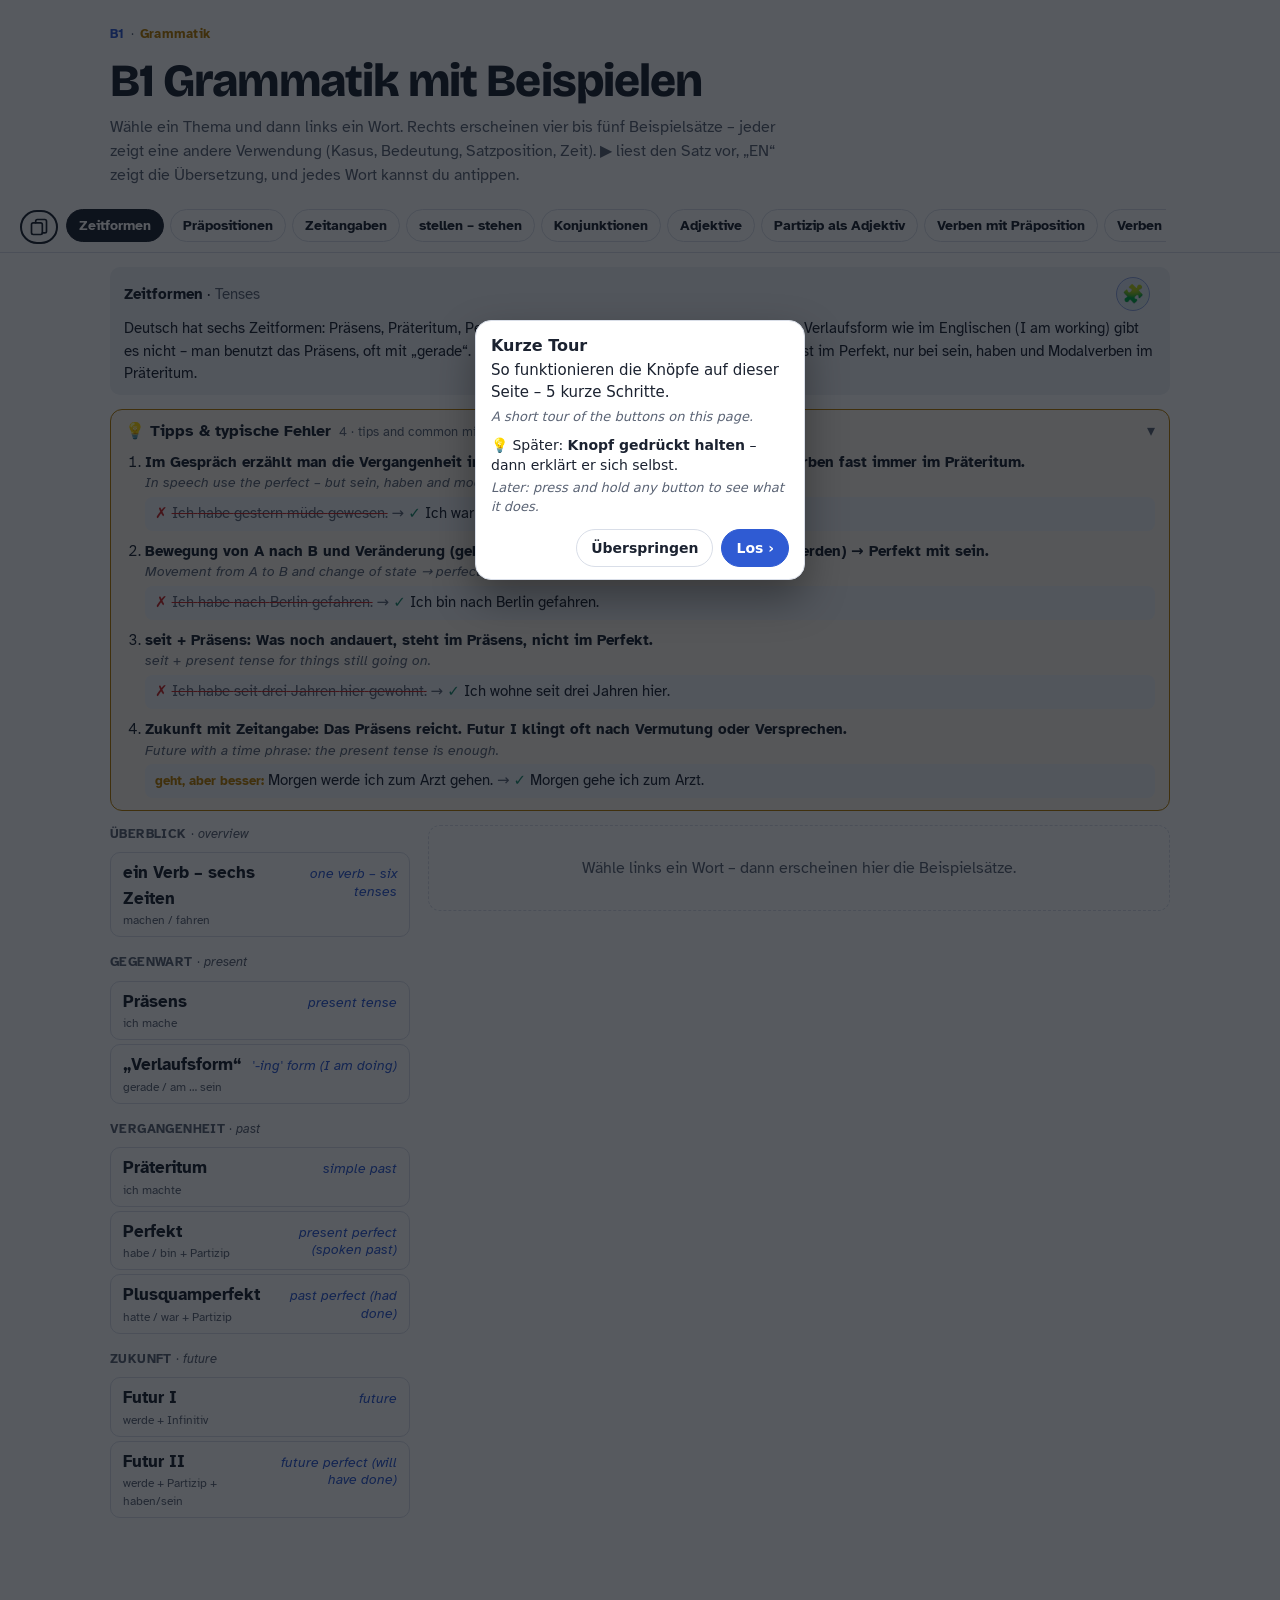
<file: grammatik.html>
<!DOCTYPE html>
<html lang="de">
<head>
<meta charset="utf-8">
<script>/* Darstellung: the theme chosen at the top of the app (index.html) – light, dark or like the phone */
(function(){const set=t=>{const r=document.documentElement;if(t==="light"||t==="dark")r.dataset.theme=t;else delete r.dataset.theme};
try{set(localStorage.getItem("dl:theme"))}catch(e){}
addEventListener("message",e=>{if(e.origin===location.origin&&e.data&&"dlTheme" in e.data)set(e.data.dlTheme)})})();</script>
<meta name="viewport" content="width=device-width, initial-scale=1, viewport-fit=cover">
<title>B1 Grammatik</title>
<link rel="preconnect" href="https://fonts.googleapis.com">
<link rel="preconnect" href="https://fonts.gstatic.com" crossorigin>
<link href="https://fonts.googleapis.com/css2?family=Atkinson+Hyperlegible:ital,wght@0,400;0,700;1,400&family=Bricolage+Grotesque:opsz,wght@12..96,500;12..96,800&display=swap" rel="stylesheet">
<style>
:root{--paper:#ffffff;--surface:#eef1f6;--ink:#1b2230;--muted:#5b6475;--line:#d9dee8;--b1:#2f5bd3;--a2:#b87d00;--a1:#1b8a6b;--hl:#2f5bd3;--hlbg:#e7edfc}
@media (prefers-color-scheme:dark){:root:not([data-theme="light"]){--paper:#141821;--surface:#1d2230;--ink:#e8ebf2;--muted:#9aa3b5;--line:#2c3344;--b1:#7e9dff;--a2:#e8b33c;--a1:#4cc79f;--hl:#9db3ff;--hlbg:#232c47}}
:root[data-theme="dark"]{--paper:#141821;--surface:#1d2230;--ink:#e8ebf2;--muted:#9aa3b5;--line:#2c3344;--b1:#7e9dff;--a2:#e8b33c;--a1:#4cc79f;--hl:#9db3ff;--hlbg:#232c47}
*,*::before,*::after{box-sizing:border-box;touch-action:manipulation}
/* der / die / das colours for the Artikel cheat sheet and finder */
:root{--der:#2f5bd3;--die:#c62f45;--das:#1b8a6b}
@media (prefers-color-scheme:dark){:root:not([data-theme="light"]){--der:#8aa6ff;--die:#ff8796;--das:#4cc79f}}
:root[data-theme="dark"]{--der:#8aa6ff;--die:#ff8796;--das:#4cc79f}
body{margin:0;background:var(--paper);color:var(--ink);font:16px/1.5 "Atkinson Hyperlegible",system-ui,-apple-system,"Segoe UI",sans-serif}
h1,h2,h3{font-family:"Bricolage Grotesque","Atkinson Hyperlegible",system-ui,sans-serif;margin:0}
header.hero{padding:24px 20px 12px;max-width:1100px;margin:0 auto}
.ladder{display:flex;gap:6px;margin-bottom:12px}
.ladder span{font-weight:800;font-size:13px;letter-spacing:.02em;line-height:1.6}
/* the labels are plain coloured words, not buttons: a dot between them */
.ladder span+span::before{content:"·";margin-right:6px;color:var(--muted);font-weight:400}
h1{font-size:clamp(28px,5.5vw,46px);font-weight:800;line-height:1.05;letter-spacing:-.02em}
.sub{color:var(--muted);max-width:68ch;margin:10px 0 0}
.bar{position:sticky;top:0;z-index:5;background:var(--paper);border-bottom:1px solid var(--line);padding:10px 20px 8px}
.bar-inner{max-width:1100px;margin:0 auto;display:flex;flex-wrap:wrap;gap:8px;align-items:center}
.topics{max-width:1100px;margin:0 auto;display:flex;gap:6px;overflow-x:auto;scrollbar-width:none;padding-bottom:2px}
.topics::-webkit-scrollbar{display:none}
.topics button{flex:none;font:inherit;font-size:14px;font-weight:700;border:1.5px solid var(--line);border-radius:999px;padding:5px 12px;background:var(--paper);color:var(--ink);cursor:pointer;white-space:nowrap}
.topics button[aria-pressed="true"]{background:var(--ink);color:var(--paper);border-color:var(--ink)}
input[type=search]{flex:1 1 180px;min-width:0;font:inherit;padding:7px 12px;border:1px solid var(--line);border-radius:8px;background:var(--surface);color:var(--ink)}
.tg{--c:var(--muted);font:inherit;font-size:14px;font-weight:700;padding:5px 11px;border-radius:999px;border:2px solid var(--c);background:var(--c);color:#fff;cursor:pointer}
.tg[aria-pressed="false"]{background:transparent;color:var(--c)}
.tg.speed{--c:var(--a1)}
main{max-width:1100px;margin:0 auto;padding:14px 20px 140px}
.intro{background:var(--surface);border-radius:10px;padding:10px 14px;margin-bottom:14px;font-size:15px}
.split{display:grid;grid-template-columns:minmax(200px,300px) 1fr;gap:18px;align-items:start}
.list{display:flex;flex-direction:column;gap:4px}
.list h3{font-size:13px;font-weight:700;color:var(--muted);text-transform:uppercase;letter-spacing:.03em;margin:12px 0 4px;font-family:inherit}
.list h3:first-child{margin-top:0}
.it{font:inherit;text-align:left;display:flex;align-items:baseline;gap:8px;justify-content:space-between;width:100%;border:1.5px solid var(--line);border-radius:10px;background:var(--paper);color:var(--ink);padding:7px 12px;cursor:pointer}
.it b{font-size:17px}
.itl{display:flex;flex-direction:column;min-width:0}
.it small{color:var(--muted);font-size:12px}
.ien{color:var(--b1);font-size:14px;text-align:right;max-width:55%;line-height:1.25}
.list h3 .gen{text-transform:none;letter-spacing:0;font-weight:400;font-style:italic}
.den{color:var(--b1);font-style:italic;margin:-4px 0 10px}
@media (hover:hover){.it:hover{background:var(--surface)}}
.it[aria-expanded="true"]{border-color:var(--b1);background:var(--hlbg)}
.detail{position:sticky;top:72px}
.ph{color:var(--muted);border:1.5px dashed var(--line);border-radius:12px;padding:30px 20px;text-align:center}
.dcard{border:1.5px solid var(--line);border-radius:14px;padding:14px 16px}
.dh{display:flex;align-items:baseline;gap:10px;flex-wrap:wrap;margin-bottom:8px}
.dh h2{font-size:28px;font-weight:800;color:var(--b1)}
.dh span{color:var(--muted);font-size:14px}
.ex{border-top:1px solid var(--line);padding:12px 0 4px}
.ex:first-of-type{border-top:none;padding-top:4px}
.why{display:flex;gap:8px;align-items:baseline;font-size:14px;font-weight:700;color:var(--a2);margin-bottom:4px}
.why .n{flex:none;display:inline-flex;align-items:center;justify-content:center;width:22px;height:22px;border-radius:50%;background:var(--a2);color:#fff;font-size:12px}
.de{font-size:19px;line-height:1.6}
.hl{background:var(--hlbg);color:var(--hl);font-weight:700;border-radius:4px;padding:0 2px}
.w{cursor:pointer;border-radius:3px}
@media (hover:hover){.w:hover{background:var(--surface)}}
.w.sel{background:var(--b1);color:#fff}
.acts{display:flex;gap:8px;align-items:center;margin-top:6px}
.enb{font:inherit;font-size:12px;font-weight:700;color:var(--muted);background:none;border:1px solid var(--line);border-radius:999px;padding:2px 10px;cursor:pointer}
.en{display:none;color:var(--muted);font-style:italic;margin-top:6px;font-size:15px}
.ex.en-on .en{display:block}
.en.whyen{margin:-2px 0 6px 28px;font-size:13px}
.say{display:inline-flex;align-items:center;justify-content:center;width:30px;height:30px;border-radius:50%;border:1.5px solid var(--b1);background:transparent;color:var(--b1);cursor:pointer;padding:0;flex:none}
.say::before{content:"";width:0;height:0;border-left:9px solid currentColor;border-top:6px solid transparent;border-bottom:6px solid transparent;margin-left:3px}
.say.on{background:var(--b1);color:#fff}
.say.on::before{border:none;width:9px;height:9px;background:currentColor;margin:0}
body.no-tts .say,body.no-tts #sp{display:none}
.inl{margin:4px 0 8px}
.empty{display:none;color:var(--muted);padding:20px 0}
#pop{position:fixed;left:12px;right:12px;bottom:calc(env(safe-area-inset-bottom,0px) + 12px);max-width:440px;margin:0 auto;background:var(--paper);color:var(--ink);border:2px solid var(--b1);border-radius:12px;padding:12px 14px;z-index:20;box-shadow:0 8px 28px rgba(20,30,60,.28)}
#pop[hidden]{display:none}
#pop .p1{display:flex;justify-content:space-between;align-items:center;gap:8px}
#pw{font-family:"Bricolage Grotesque",sans-serif;font-weight:800;font-size:22px;color:var(--b1);word-break:break-word}
#px{font:inherit;font-size:20px;line-height:1;background:none;border:none;color:var(--muted);cursor:pointer;padding:4px 8px}
.pen{font-size:18px;font-weight:700;margin-top:2px}
.pm{color:var(--muted);font-size:14px;margin-top:2px}
.pn{font-size:14px;margin-top:6px;font-style:italic}
.muted{color:var(--muted)}
.fb{margin-top:6px;font-size:15px}.fb a{color:var(--b1);font-weight:700}
button:focus-visible,input:focus-visible{outline:3px solid var(--b1);outline-offset:2px}
@media (max-width:760px){.bar,main,header.hero{padding-left:14px;padding-right:14px}.split{display:block}.detail{display:none}.de{font-size:18px}}
@media (min-width:761px){.inl{display:none}}
/* Cards button (karten.js) in front of the topics. */
.bar{display:flex;align-items:center;gap:8px}
.bar .topics{flex:1;min-width:0;margin:0}
/* A card: one example sentence of the open topic, sized by karten.js. */
.fc-card .why{font-size:max(12px,.65em)}
.fc-card .why .n{width:1.6em;height:1.6em;font-size:max(11px,.55em)}
.fc-card .en.whyen{font-size:max(12px,.6em);margin-left:0}
.fc-card .ex{border:none;padding:0}
.fc-card .de{font-size:1.2em;line-height:1.35;font-weight:700}
.fc-card .en{font-size:.85em}
.fc-card .fc-kick{text-transform:none;letter-spacing:0}
.fc-card .fc-kick b{color:var(--b1);font-size:1.25em}
/* Tipps & typische Fehler */
.gtip{border:1.5px solid var(--a2);border-radius:12px;margin-bottom:14px;background:color-mix(in srgb,var(--a2) 7%,var(--paper))}
.gtip>summary{cursor:pointer;padding:9px 14px;font-weight:800;font-size:16px;list-style:none;display:flex;align-items:baseline;gap:8px;flex-wrap:wrap}
.gtip>summary::-webkit-details-marker{display:none}
.gtip>summary::after{content:"▸";margin-left:auto;color:var(--muted)}.gtip[open]>summary::after{content:"▾"}
.gtip>summary small{font-weight:400;color:var(--muted);font-size:13px}
.gtip ol{margin:0;padding:0 14px 12px 34px;display:grid;gap:10px}
.gtip li{font-size:15px;line-height:1.45}.gtip li b{font-weight:700}
.gtip .ten{display:block;color:var(--muted);font-style:italic;font-size:13.5px}
.gtip .tx{margin-top:4px;padding:6px 10px;border-radius:8px;background:var(--surface);font-size:15px}
.gtip .tno{color:#c62828;font-weight:800}.gtip .tok{color:var(--a1);font-weight:800}.gtip .tar{color:var(--muted)}
.gtip s{text-decoration-color:#c62828;color:var(--muted)}.gtip .tsoft{color:var(--a2);font-weight:700;font-size:13px}
/* Artikel: cheat sheet (Spickzettel) and Artikel-Finder */
.ash{border:1.5px solid var(--line);border-radius:12px;margin-bottom:14px;background:var(--paper)}
.ash>summary{cursor:pointer;padding:10px 14px;font-weight:800;font-size:17px;list-style:none;display:flex;align-items:baseline;gap:8px;flex-wrap:wrap}
.ash>summary::-webkit-details-marker{display:none}
.ash>summary::before{content:"▸";color:var(--muted);transition:transform .15s}
.ash[open]>summary::before{transform:rotate(90deg)}
.ash>summary small{font-weight:400;color:var(--muted);font-style:italic;font-size:14px}
.ashb{padding:0 14px 14px}
.ast{margin:0 0 12px;padding:0;list-style:none;counter-reset:st;display:grid;gap:6px}
.ast li{counter-increment:st;display:grid;grid-template-columns:24px 1fr;gap:2px 8px;font-size:15px}
.ast li::before{content:counter(st);grid-row:span 3;width:22px;height:22px;border-radius:50%;background:var(--a2);color:#fff;font-size:12px;font-weight:700;display:flex;align-items:center;justify-content:center;margin-top:1px}
.ast .ase{color:var(--b1);font-style:italic;font-size:13px}
.ast .ax{color:var(--muted);font-size:14px}
.acols{display:grid;grid-template-columns:repeat(3,1fr);gap:10px}
.acol{border-top:4px solid var(--c);background:var(--surface);border-radius:10px;padding:8px 10px}
.acol h4{margin:0 0 4px;font-size:22px;color:var(--c);font-family:"Bricolage Grotesque",sans-serif}
.acol h4 small{font-size:13px;color:var(--muted);font-weight:400;font-family:"Atkinson Hyperlegible",sans-serif}
.acol h5{margin:8px 0 2px;font-size:12px;text-transform:uppercase;letter-spacing:.04em;color:var(--muted)}
.acol ul{list-style:none;margin:0;padding:0;display:grid;gap:5px}
.acol li{font-size:14px;line-height:1.35}
.ae{color:var(--c);font-size:15px}
.dots{color:var(--c);font-size:9px;letter-spacing:1px;margin-left:4px;vertical-align:2px}
.dots i{opacity:.25;font-style:normal}
.acol .ax{display:block;color:var(--ink)}
.acol .an{display:block;color:var(--muted);font-size:12.5px;font-style:italic}
.acol .ame{color:var(--muted);font-size:12px;font-style:italic}
.afoot{margin:10px 0 0;font-size:13px;color:var(--muted)}
.afind{border:1.5px solid var(--line);border-radius:12px;padding:10px 14px;margin-bottom:14px}
.afind label{display:flex;gap:8px;align-items:baseline;flex-wrap:wrap;font-size:17px;font-weight:800}
.afind label span{font-weight:400;font-size:14px;color:var(--muted);font-style:italic}
.arow{display:flex;gap:8px;margin-top:8px}
.arow input{flex:1;min-width:0;font:inherit;font-size:17px;padding:8px 12px;border:1.5px solid var(--line);border-radius:10px;background:var(--surface);color:var(--ink)}
.arow button{font:inherit;font-weight:700;border:none;border-radius:10px;padding:8px 16px;background:var(--b1);color:#fff;cursor:pointer}
.ares{margin-top:10px}
.ares:empty{display:none}
.agu{font-size:26px;font-weight:800;font-family:"Bricolage Grotesque",sans-serif}
.agu b{color:var(--c)}
.awhy{font-size:15px}.awhy small{color:var(--muted)}
.adict{margin-top:6px;padding:8px 10px;border-radius:8px;background:var(--surface);font-size:15px}
.adict.ok{border-left:4px solid var(--das)}.adict.no{border-left:4px solid var(--die)}
@media (max-width:760px){.acols{grid-template-columns:1fr}.ashb,.ash>summary{padding-left:12px;padding-right:12px}}
/* Übungsmodus: the English stays, the German is to be said first. */
.fc.fc-pr .fc-card .en{display:block}
.intro .ih{display:flex;align-items:center;justify-content:space-between;gap:10px;margin-bottom:6px}
.intro .ih .sb-ticon{flex:none;margin:0 6px 0 0}
</style>
<link rel="stylesheet" href="karten.css">
<!-- GoatCounter: counts page views anonymously, no cookies, nothing personal (deutsch-lernen.goatcounter.com) -->
<script data-goatcounter="https://deutsch-lernen.goatcounter.com/count" async src="https://gc.zgo.at/count.js"></script>
</head>
<body>
<header class="hero">
 <div class="ladder"><span style="color:var(--b1)">B1</span><span style="color:var(--a2)" id="kind">Grammatik</span></div>
 <h1 id="h1">B1 Grammatik mit Beispielen</h1>
 <p class="sub" id="sub">Wähle ein Thema und dann links ein Wort. Rechts erscheinen vier bis fünf Beispielsätze – jeder zeigt eine andere Verwendung (Kasus, Bedeutung, Satzposition, Zeit). ▶ liest den Satz vor, „EN“ zeigt die Übersetzung, und jedes Wort kannst du antippen.</p>
</header>
<div class="bar">
 <nav class="topics" id="topics" aria-label="Themen"></nav>
 <input type="hidden" id="q" value="">
</div>
<main>
 <div id="sbcard"></div>
 <div class="intro" id="intro"></div>
 <div id="tips"></div>
 <div id="sheet"></div>
 <div class="split">
  <div class="list" id="list"></div>
  <div class="detail" id="detail"></div>
 </div>
 <p class="empty" id="empty">Nichts gefunden.</p>
</main>
<div id="pop" hidden role="dialog" aria-live="polite"><div class="p1"><span id="pw"></span><button id="px" type="button" aria-label="Schließen">×</button></div><div id="pb"></div></div>
<script src="karten.js"></script>
<script src="grammatik-data.js"></script>
<script src="grammatik-en.js"></script>
<script src="saetze-data.js"></script>
<script src="grammatik-tipps.js"></script>
<script src="artikel.js"></script>
<script src="translate.js"></script>
<script src="hilfe.js"></script>
<script src="satzbau-data.js"></script>
<script src="satzbau-themen.js"></script>
<script src="fehler.js"></script>
<script src="satzbau.js"></script>
<script>
const esc=s=>String(s).replace(/&/g,"&amp;").replace(/</g,"&lt;").replace(/>/g,"&gt;").replace(/"/g,"&quot;");
const W=s=>s.replace(/&(?:amp|lt|gt|quot|#\d+);|[A-Za-zÄÖÜäöüß]+(?:-[A-Za-zÄÖÜäöüß]+)*/g,m=>m[0]==="&"?m:`<span class="w">${m}</span>`);
const plain=s=>s.replace(/\[\[|\]\]/g,"");
/* The sentence with its [[marked]] words highlighted and every word tappable. */
function sentence(s){return s.split(/(\[\[[\s\S]+?\]\])/).map(p=>p.startsWith("[[")?`<span class="hl">${W(esc(p.slice(2,-2)))}</span>`:W(esc(p))).join("")}

function store(k,v){try{if(v===undefined)return localStorage.getItem(k);localStorage.setItem(k,v)}catch(e){return null}}
const topicsEl=document.getElementById("topics"),listEl=document.getElementById("list"),detailEl=document.getElementById("detail"),introEl=document.getElementById("intro");
const q=document.getElementById("q"),empty=document.getElementById("empty");
const narrow=matchMedia("(max-width:760px)");
/* grammatik.html?t=saetze shows the Alltagssätze (saetze-data.js) with the same layout */
const SAETZE=new URLSearchParams(location.search).get("t")==="saetze",TK=SAETZE?"as:topic":"gr:topic";
if(SAETZE){window.GD=AS;Object.assign(GDEN,ASEN);document.title="Alltagssätze";document.getElementById("kind").textContent="Alltag";
 document.getElementById("h1").textContent="Alltagssätze";
 document.getElementById("sub").innerHTML="Die wichtigsten Sätze für jeden Tag – Begrüßen, Danken, Vorschläge, Wünsche, im Gespräch, beim Einkaufen und bei der Arbeit. Wähle eine Situation und links eine Gruppe: Jeder Satz steht in einem kurzen Beispiel. ▶ liest vor, „EN“ zeigt die Übersetzung, und jedes Wort kannst du antippen."}
let topic=GD.find(t=>t.id===store(TK))||GD[0],open=null;

topicsEl.innerHTML=GD.map(t=>`<button type="button" data-t="${t.id}" aria-pressed="${t===topic}">${esc(t.de)}</button>`).join("");
topicsEl.onclick=e=>{const b=e.target.closest("[data-t]");if(!b)return;topic=GD.find(t=>t.id===b.dataset.t);store(TK,topic.id);
 topicsEl.querySelectorAll("button").forEach(x=>x.setAttribute("aria-pressed",String(x===b)));q.value="";drawTopic()};

function drawTopic(){
 open=null;closePop();stopSay();
 /* the title line: the topic, and at its right end the small Satzbau-Test icon */
 introEl.innerHTML=`<div class="ih"><span><b>${esc(topic.de)}</b> · <span class="muted">${esc(topic.en)}</span></span>${!SAETZE&&window.Satzbau?Satzbau.topicButton(topic.id,topic.de):""}</div>${esc(topic.intro)}`;
 listEl.innerHTML=topic.groups.map((g,gi)=>`<h3>${esc(g.g)}${g.gen?` <span class="gen">· ${esc(g.gen)}</span>`:""}</h3>`+g.items.map((it,ii)=>`<button type="button" class="it" data-k="${gi}-${ii}" aria-expanded="false"><span class="itl"><b>${esc(it.w)}</b><small>${esc(it.tag)}</small></span>${it.en?`<i class="ien" lang="en">${esc(it.en)}</i>`:""}</button><div class="inl" data-for="${gi}-${ii}" hidden></div>`).join("")).join("");
 detailEl.innerHTML=`<div class="ph">${SAETZE?"Wähle links eine Gruppe – dann erscheinen hier die Sätze.":"Wähle links ein Wort – dann erscheinen hier die Beispielsätze."}</div>`;
 drawTips();drawSheet();filter();
 /* the Satzbau game: on the Saetze page always, in Grammatik under Wortstellung */
 document.getElementById("sbcard").innerHTML=window.Satzbau&&(SAETZE||topic.id==="satz")?Satzbau.card():""}

/* ---- Tipps & typische Fehler (grammatik-tipps.js): a box under the intro ---- */
const tipsEl=document.getElementById("tips");
function drawTips(){const T=!SAETZE&&window.GT&&GT[topic.id];if(!T){tipsEl.innerHTML="";return}
 const open=store("gr:tips")!=="0",ex=s=>`<span class="s" lang="de">${W(esc(s))}</span>`;
 tipsEl.innerHTML=`<details class="gtip" id="gtip"${open?" open":""}><summary>💡 Tipps & typische Fehler <small>${T.length} · tips and common mistakes</small></summary><ol>${T.map(([de,en,w,r])=>{const soft=w&&w[0]==="~";
  return `<li><b>${esc(de)}</b><span class="ten" lang="en">${esc(en)}</span>${w?`<div class="tx">${soft?`<span class="tsoft">geht, aber besser:</span> ${ex(w.slice(1))}`:`<span class="tno">✗</span> <s>${ex(w)}</s>`} <span class="tar">→</span> <span class="tok">✓</span> ${ex(r)}</div>`:""}</li>`}).join("")}</ol></details>`;
 document.getElementById("gtip").ontoggle=e=>store("gr:tips",e.target.open?"1":"0")}

/* ---- Artikel: the cheat sheet and the finder (artikel.js) ---- */
const sheetEl=document.getElementById("sheet"),AC={der:"var(--der)",die:"var(--die)",das:"var(--das)"};
const dots=s=>`<span class="dots" title="${ARTIKEL.SURE[s]}">${"●".repeat(s+1)}<i>${"●".repeat(2-s)}</i></span>`;
function drawSheet(){
 if(topic.sheet!=="artikel"||!window.ARTIKEL){sheetEl.innerHTML="";return}
 const A=ARTIKEL,open=store("gr:sheet")!=="0";
 const col=a=>`<section class="acol" style="--c:${AC[a]}"><h4>${a} <small>${{der:"maskulin · masculine",die:"feminin · feminine",das:"neutral · neuter"}[a]}</small></h4>
  <h5>Endungen</h5><ul>${A.RULES.filter(r=>r.a===a).map(r=>`<li><b class="ae">${esc(r.e)}</b>${dots(r.s)}<span class="ax s" lang="de">${W(esc(r.x))}</span>${r.n?`<span class="an">${esc(r.n)}</span>`:""}</li>`).join("")}</ul>
  <h5>Bedeutung</h5><ul>${A.GROUPS.filter(g=>g.a===a).map(g=>`<li><b>${esc(g.m)}</b> <span class="ame" lang="en">${esc(g.men)}</span><span class="ax s" lang="de">${W(esc(g.x))}</span>${g.n?`<span class="an">${esc(g.n)}</span>`:""}</li>`).join("")}</ul></section>`;
 sheetEl.innerHTML=`<details class="ash" id="ash"${open?" open":""}><summary>Spickzettel: der, die, das erkennen <small>cheat sheet</small></summary><div class="ashb">
  <ol class="ast">${A.STEPS.map(([de,en,x])=>`<li><b>${esc(de)}</b><span class="ase" lang="en">${esc(en)}</span><span class="ax s" lang="de">${W(esc(x))}</span></li>`).join("")}</ol>
  <div class="acols">${["der","die","das"].map(col).join("")}</div>
  <p class="afoot">${dots(2)} immer / fast immer · ${dots(1)} meistens · ${dots(0)} oft – Plural ist immer die. Bei zusammengesetzten Nomen gilt das letzte Wort.</p></div></details>
 <form class="afind" id="afind" autocomplete="off"><label for="aq">Artikel-Finder <span>ein Nomen eingeben – auch ein englisches Wort</span></label>
  <div class="arow"><input id="aq" type="text" enterkeyhint="search" autocapitalize="sentences" spellcheck="false" placeholder="z. B. Kühlschrank, Rechnung, kitchen"><button type="submit">Prüfen</button></div>
  <div class="ares" id="ares" aria-live="polite"></div></form>`;
 document.getElementById("ash").ontoggle=e=>store("gr:sheet",e.target.open?"1":"0");
 document.getElementById("afind").onsubmit=e=>{e.preventDefault();const v=document.getElementById("aq").value.trim();if(v)findArt(v);document.getElementById("aq").blur()}}

let artCtl=null;
const cap=s=>s?s[0].toUpperCase()+s.slice(1):s;
function guessHtml(g){
 if(!g||!g.a)return `<div class="awhy">${esc(g?g.text:"Bitte ein einzelnes Nomen eingeben.")}</div>`;
 const one=g.a.split(" / ")[0];
 return `<div class="agu" style="--c:${AC[one]||"var(--ink)"}"><b>${esc(g.a)}</b> ${esc(cap(g.word))}</div>
  <div class="awhy">${esc(g.text)}${g.kind==="rule"?" "+dots(g.s):""}${g.n?` <small>· ${esc(g.n)}</small>`:""}</div>`}
async function findArt(raw){
 const res=document.getElementById("ares");
 if(artCtl)artCtl.abort();artCtl=new AbortController();const my=artCtl;
 let word=cap(raw.replace(/^(der|die|das)\s+/i,"").trim()),pre="";
 let g=ARTIKEL.guess(word);
 res.innerHTML=guessHtml(g)+`<div class="adict"><span class="muted">Wörterbuch wird gefragt …</span></div>`;
 let d=window.dlNounTable?await window.dlNounTable(word):null;
 if(my.signal.aborted)return;
 /* not a German noun? maybe English: translate it and try again */
 if(!d&&window.dlTranslate){try{const t=await window.dlTranslate(raw,"auto",my.signal);
   if(t&&t.src==="en"){const de=cap(String(t.text).trim().replace(/^(der|die|das)\s+/i,"").split(/\s+/)[0].replace(/[^A-Za-zÄÖÜäöüß-]/g,""));
    if(de){pre=`<div class="awhy"><small>Englisch „${esc(raw)}“ = Deutsch „${esc(de)}“</small></div>`;word=de;g=ARTIKEL.guess(de);d=window.dlNounTable?await window.dlNounTable(de):null}}}
  catch(e){}}
 if(my.signal.aborted)return;
 const art=d?{m:"der",f:"die",n:"das"}[d.g]:"";
 let dict;
 if(!d)dict=`<div class="adict"><span class="muted">Im Wörterbuch nicht gefunden (offline oder kein Nomen?). Die Regel oben ist ein guter Tipp, aber keine Garantie.</span></div>`;
 else{const same=g&&g.a&&g.a.split(" / ").includes(art);
  dict=`<div class="adict ${same?"ok":g&&g.a?"no":""}">Wörterbuch: <b style="color:${AC[art]}">${art} ${esc(d.sg||word)}</b>${d.pl?` · Plural: die ${esc(d.pl)}`:" · kein Plural"}<br>
   ${!g||!g.a?"Keine Regel passt – diesen Artikel einfach lernen.":same?"✓ Die Regel stimmt.":`✗ Ausnahme – merke dir: <b>${art} ${esc(d.sg||word)}</b>.`}</div>`}
 res.innerHTML=pre+guessHtml(g)+dict}

function item(k){const [g,i]=k.split("-").map(Number);return topic.groups[g].items[i]}
function card(it){
 return `<div class="dcard"><div class="dh"><h2>${esc(it.w)}</h2><span>${esc(it.tag)}</span></div>${it.en?`<div class="den" lang="en">${esc(it.en)}</div>`:""}`+it.ex.map(([why,de,en],n)=>
  `<div class="ex"><div class="why"><span class="n">${n+1}</span><span>${esc(why)}</span></div>${GDEN[why]?`<div class="en whyen" lang="en">${esc(GDEN[why])}</div>`:""}<div class="de s" lang="de">${sentence(de)}</div><div class="acts"><button class="say" type="button" aria-label="Vorlesen" data-say="${esc(plain(de))}"></button><button class="enb" type="button">EN</button></div><div class="en">${esc(en)}</div></div>`).join("")+`</div>`}

/* On a wide screen the sentences go to the right; on a phone, under the word. */
function show(k){
 const btn=listEl.querySelector(`[data-k="${k}"]`);
 const again=open===k;
 listEl.querySelectorAll(".it").forEach(b=>b.setAttribute("aria-expanded","false"));
 listEl.querySelectorAll(".inl").forEach(d=>{d.hidden=true;d.innerHTML=""});
 closePop();stopSay();
 if(again&&narrow.matches){open=null;return}
 open=k;btn.setAttribute("aria-expanded","true");
 const html=card(item(k));
 if(narrow.matches){const d=listEl.querySelector(`[data-for="${k}"]`);d.innerHTML=html;d.hidden=false;btn.scrollIntoView({block:"start",behavior:"smooth"})}
 else detailEl.innerHTML=html}
listEl.addEventListener("click",e=>{const b=e.target.closest(".it");if(b)show(b.dataset.k)});

function filter(){
 const v=q.value.trim().toLowerCase();let any=false;
 listEl.querySelectorAll(".it").forEach(b=>{const it=item(b.dataset.k);
  const hit=!v||(it.w+" "+it.tag+" "+it.ex.map(x=>x.join(" ")).join(" ")).toLowerCase().includes(v);
  b.hidden=!hit;if(hit)any=true});
 listEl.querySelectorAll("h3").forEach(h=>{let n=h.nextElementSibling,vis=false;while(n&&n.tagName!=="H3"){if(n.classList.contains("it")&&!n.hidden)vis=true;n=n.nextElementSibling}h.hidden=!vis});
 empty.style.display=any?"none":"block"}
q.oninput=filter;


/* ---- speech ---- */
const synth=window.speechSynthesis;let rate=1,playing=null;
if(!synth||typeof SpeechSynthesisUtterance==="undefined")document.body.classList.add("no-tts");
function voiceFor(){if(!synth)return null;const vs=synth.getVoices().filter(v=>v.lang&&v.lang.toLowerCase().startsWith("de"));
 const pref=["premium","enhanced","google","natural","anna","helena","katja","markus"];
 for(const p of pref){const v=vs.find(v=>v.name.toLowerCase().includes(p));if(v)return v}return vs[0]||null}
if(synth){synth.getVoices();synth.onvoiceschanged=()=>synth.getVoices()}
function stopSay(){if(synth)synth.cancel();if(playing)playing.classList.remove("on");playing=null}
/* every sentence read aloud counts for the daily plan (index.html) */
const toPlan=(k,n)=>{try{if(parent!==window)parent.postMessage({dlDo:k,n:n||1},location.origin)}catch(e){}};
function speak(btn,text){if(!synth)return;if(playing===btn){stopSay();return}stopSay();
 const u=new SpeechSynthesisUtterance(text);u.lang="de-DE";u.rate=rate;const v=voiceFor();if(v)u.voice=v;
 u.onend=u.onerror=()=>{if(playing===btn){btn.classList.remove("on");playing=null}};
 playing=btn;btn.classList.add("on");synth.speak(u);toPlan("hoeren")}
/* Tempo is set by the button at the top of the app (index.html). */
addEventListener("message",e=>{if(e.origin===location.origin&&e.data&&e.data.dlRate)rate=e.data.dlRate});

/* ---- tap a word: the same in-popup translation as the other tabs ---- */
const pop=document.getElementById("pop"),pw=document.getElementById("pw"),pb=document.getElementById("pb");
let selEl=null,cur=null;
function FB(t){const e=encodeURIComponent(t);const a=(u,l)=>`<a href="${u}" target="_blank" rel="noopener">${l}</a>`;
 return `<div class="fb">Nachschlagen: ${a("https://translate.google.com/?sl=de&tl=en&op=translate&text="+e,"Google Übersetzer")} · ${a("https://www.deepl.com/translator#de/en/"+e,"DeepL")} · ${a("https://www.dict.cc/?s="+e,"dict.cc")}</div>`}
function closePop(){pop.hidden=true;if(selEl)selEl.classList.remove("sel");selEl=null;if(cur)cur.abort();cur=null}
document.getElementById("px").onclick=closePop;
document.addEventListener("keydown",e=>{if(e.key==="Escape")closePop()});
function cget(k){try{return JSON.parse(localStorage.getItem("gr:"+k)||"null")}catch(e){return null}}
function cset(k,v){try{localStorage.setItem("gr:"+k,JSON.stringify(v))}catch(e){}}
async function lookup(el){
 if(selEl)selEl.classList.remove("sel");selEl=el;el.classList.add("sel");
 const word=el.textContent,sent=el.closest(".s").textContent.trim();
 pw.textContent=word;pb.innerHTML='<span class="muted">Übersetze …</span>';pop.hidden=false;
 const key=word+"|"+sent,hit=cget(key);if(hit){showWord(hit);return}
 if(!window.freeSample){pb.innerHTML=FB(word);return}
 if(cur)cur.abort();cur=new AbortController();const my=cur;
 try{const d=await window.freeSample.json(`You are a German-English dictionary for a B1 learner. Translate the German word "${word}" as it is used in this sentence: "${sent}".
Reply with ONLY a JSON object.`,{signal:my.signal});
  cset(key,d);if(selEl===el)showWord(d)}
 catch(err){if(err&&err.code==="cancelled")return;pb.innerHTML='<span class="muted">Übersetzung fehlgeschlagen (offline?).</span>'+FB(word)}}
function showWord(d){const s=x=>esc(x||"");
 pb.innerHTML=`<div class="pen">${s(d.en)}</div><div class="pm">${s(d.lemma)}${d.pos?" · "+s(d.pos):""}${d.plural?" · Pl. "+s(d.plural):""}</div>${d.note?`<div class="pn">${s(d.note)}</div>`:""}`}

document.querySelector("main").addEventListener("click",e=>{
 const sb=e.target.closest(".say");if(sb){speak(sb,sb.dataset.say);return}
 const eb=e.target.closest(".enb");if(eb){eb.closest(".ex").classList.toggle("en-on");return}
 const w=e.target.closest(".w");if(w)lookup(w)});

/* ---- Karten (karten.js): one example per screen, through the open topic ---- */
let gEn=false;
const K=Karten({mount:document.querySelector("main"),
 deck:()=>topic.groups.flatMap((g,gi)=>g.items.flatMap((it,ii)=>it.ex.map((x,n)=>({part:it.w+(it.en?" · "+it.en:""),key:gi+"-"+ii,group:topic.id,it,n})))),
 start:D=>open===null?0:Math.max(0,D.findIndex(d=>d.key===open)),
 render:d=>{const [why,de,en]=d.it.ex[d.n];
  return `<div class="fc-kick"><b>${esc(d.it.w)}</b> · ${esc(d.it.tag)}${d.it.en?` · <span lang="en">${esc(d.it.en)}</span>`:""}</div>
  <div class="ex${gEn?" en-on":""}"><div class="why"><span class="n">${d.n+1}</span><span>${esc(why)}</span></div>${GDEN[why]?`<div class="en whyen" lang="en">${esc(GDEN[why])}</div>`:""}
  <div class="fc-hide"><div class="de s" lang="de">${sentence(de)}</div></div><div class="acts"><button class="say" type="button" aria-label="Vorlesen" data-say="${esc(plain(de))}"></button><button class="enb" type="button">EN</button></div><div class="en">${esc(en)}</div></div>`},
 info:()=>`<b>${esc(topic.de)}</b> · <i>${esc(topic.en)}</i><div>${esc(topic.intro)}</div>`,
 leave:()=>{closePop();stopSay()},
 close:d=>{const b=listEl.querySelector(`[data-k="${d.key}"]`);if(b)b.scrollIntoView({block:"center"})},
 tools:[
  {id:"play",icon:"play",label:"Abspielen",color:"var(--b1)",click:k=>{const b=k.body.querySelector(".say");if(b)speak(b,b.dataset.say)}},
  {id:"en",icon:"en",label:"Englisch",color:"var(--muted)",pressed:()=>gEn,click:k=>{gEn=!gEn;k.redraw()}},
  {builtin:"practice"}]});
document.querySelector(".bar").prepend(K.button);
/* press and hold a button to see what it does; a short tour on the first visit (hilfe.js) */
if(window.Hilfe)Hilfe.setup({tab:SAETZE?"saetze":"grammatik",tours:[{id:"page",steps:[
 {sel:".fc-open",t:"Karten",de:"Eine Aufgabe pro Bildschirm – gut fürs Handy. ‹ › blättern, zweimal schnell tippen = erste bzw. letzte.",en:"Cards: one per screen; ‹ › to move."},
 {sel:"#topics button",t:SAETZE?"Situationen":"Themen",de:SAETZE?"Begrüßen, Danken, Einkaufen, Arbeit … – tippe eine an.":"Zeitformen, Fälle, Präpositionen, der/die/das … – tippe eins an.",en:"Tap one."},
 {sel:".sb-ticon",t:"🧩 Satzbau-Test",de:"Bau 5 Sätze zu diesem Thema – mit Zeit, Tipp und Punkten. Orangener Punkt am Symbol = dein Test läuft noch, grüne Zahl = dein bestes Ergebnis.",en:"Build 5 sentences on this topic. Orange dot = test in progress, a number = your best score."},
 {sel:".gtip>summary",t:"Tipps & typische Fehler",de:"Kurze Regeln mit falsch → richtig; tippen zum Auf- und Zuklappen.",en:"Tips and typical mistakes."},
 {sel:"#list .it",t:SAETZE?"Gruppe wählen":"Wort oder Regel wählen",de:SAETZE?"Tippe eine Gruppe – rechts erscheinen die Sätze dazu.":"Tippe es an – rechts erscheinen 4–5 Beispielsätze, jeder mit einer anderen Verwendung.",en:"Tap it to see the examples.",hold:false},
 ]},{id:"card",need:".ex",steps:[
 {sel:".why",t:"Die orange Zeile",de:SAETZE?"Sagt, wann man den Satz benutzt.":"Sagt, was der Satz zeigt: Fall, Bedeutung, Stellung, Zeit.",en:"Says what the sentence shows.",hold:false},
 {sel:"button.say",t:"▶ Vorlesen",de:"Liest den Text vor; noch einmal tippen = Stopp. Langsamer: ⋯ oben → Tempo.",en:"Read aloud; tap again to stop. Speed: ⋯ → Tempo."},
 {sel:".enb",t:"EN",de:"Die Übersetzung für diesen Satz – und die orange Zeile auf Englisch.",en:"English for this sentence."},
 {sel:".ex .w",t:"Wort antippen",de:"Tippe ein Wort an: Übersetzung, bei Nomen mit Artikel und Plural.",en:"Tap a word for its translation.",hold:false}]}]});

drawTopic();
</script>
</body>
</html>
</file>
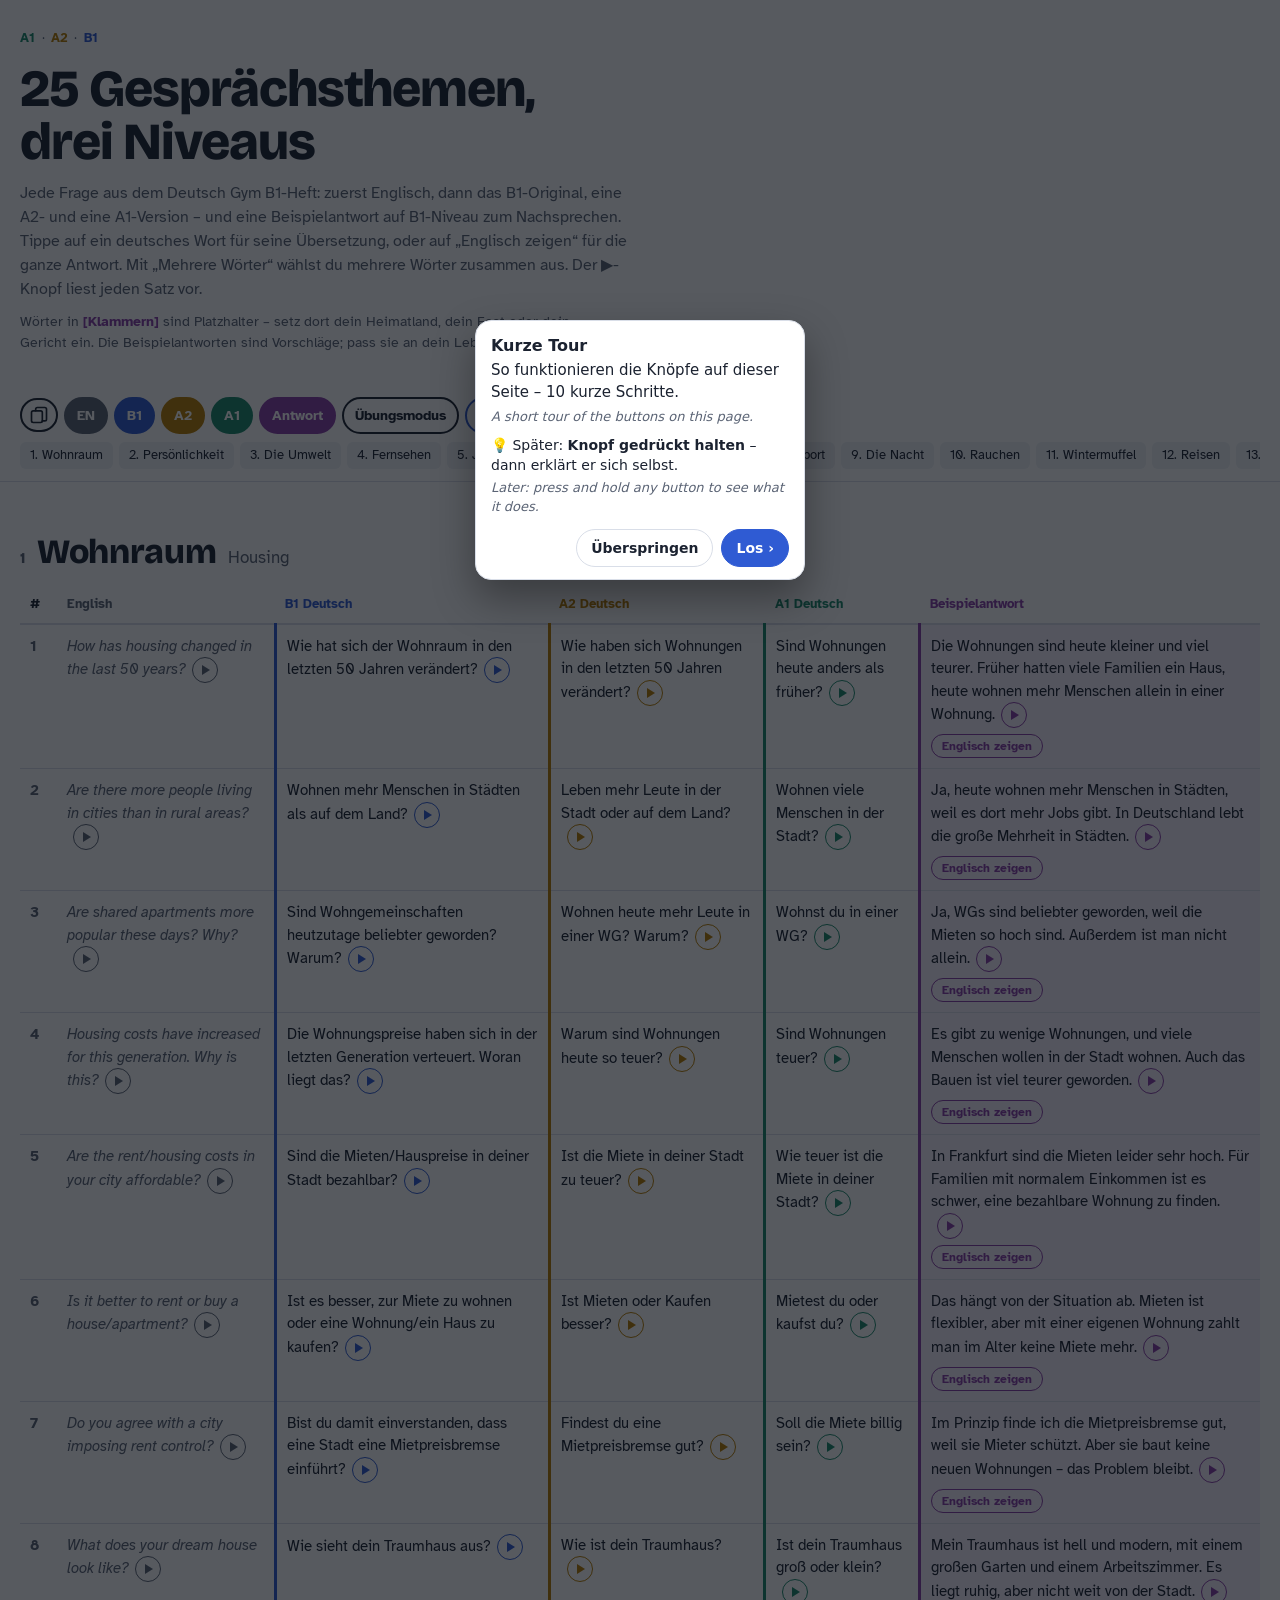
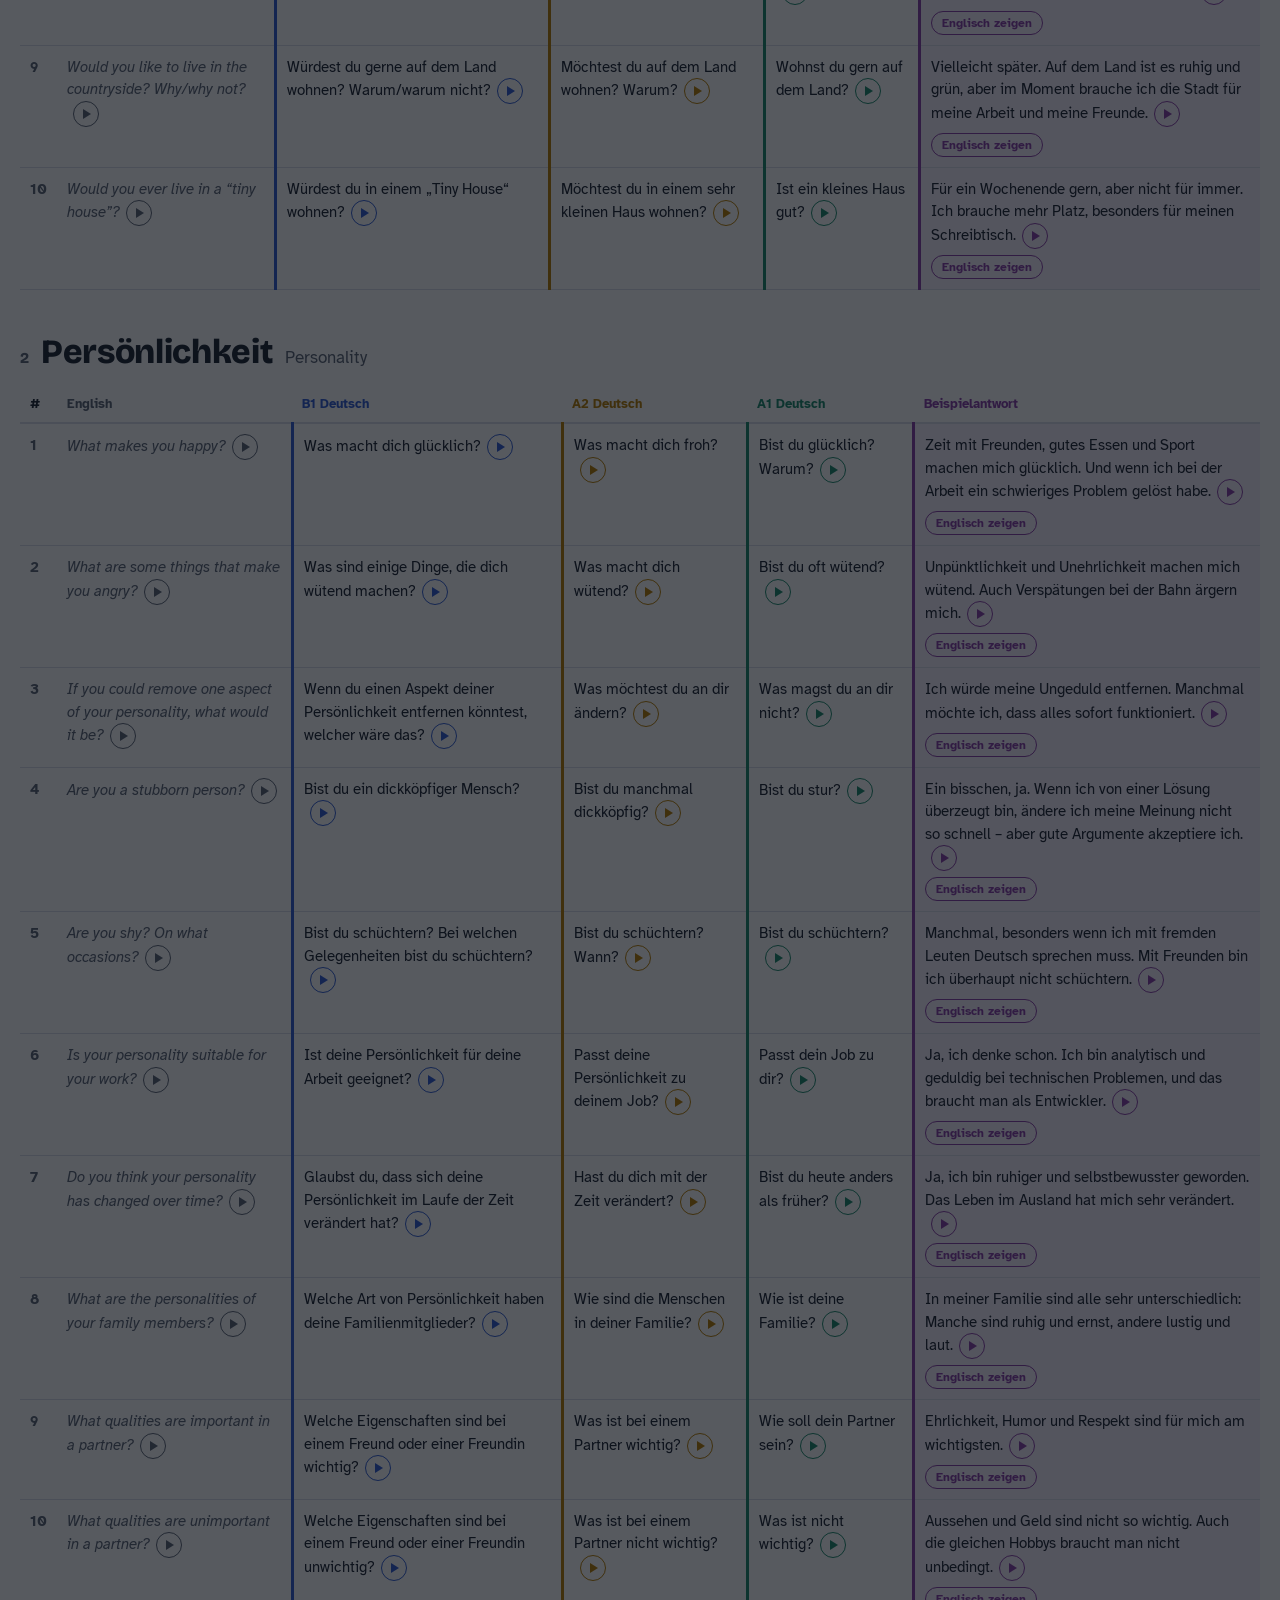
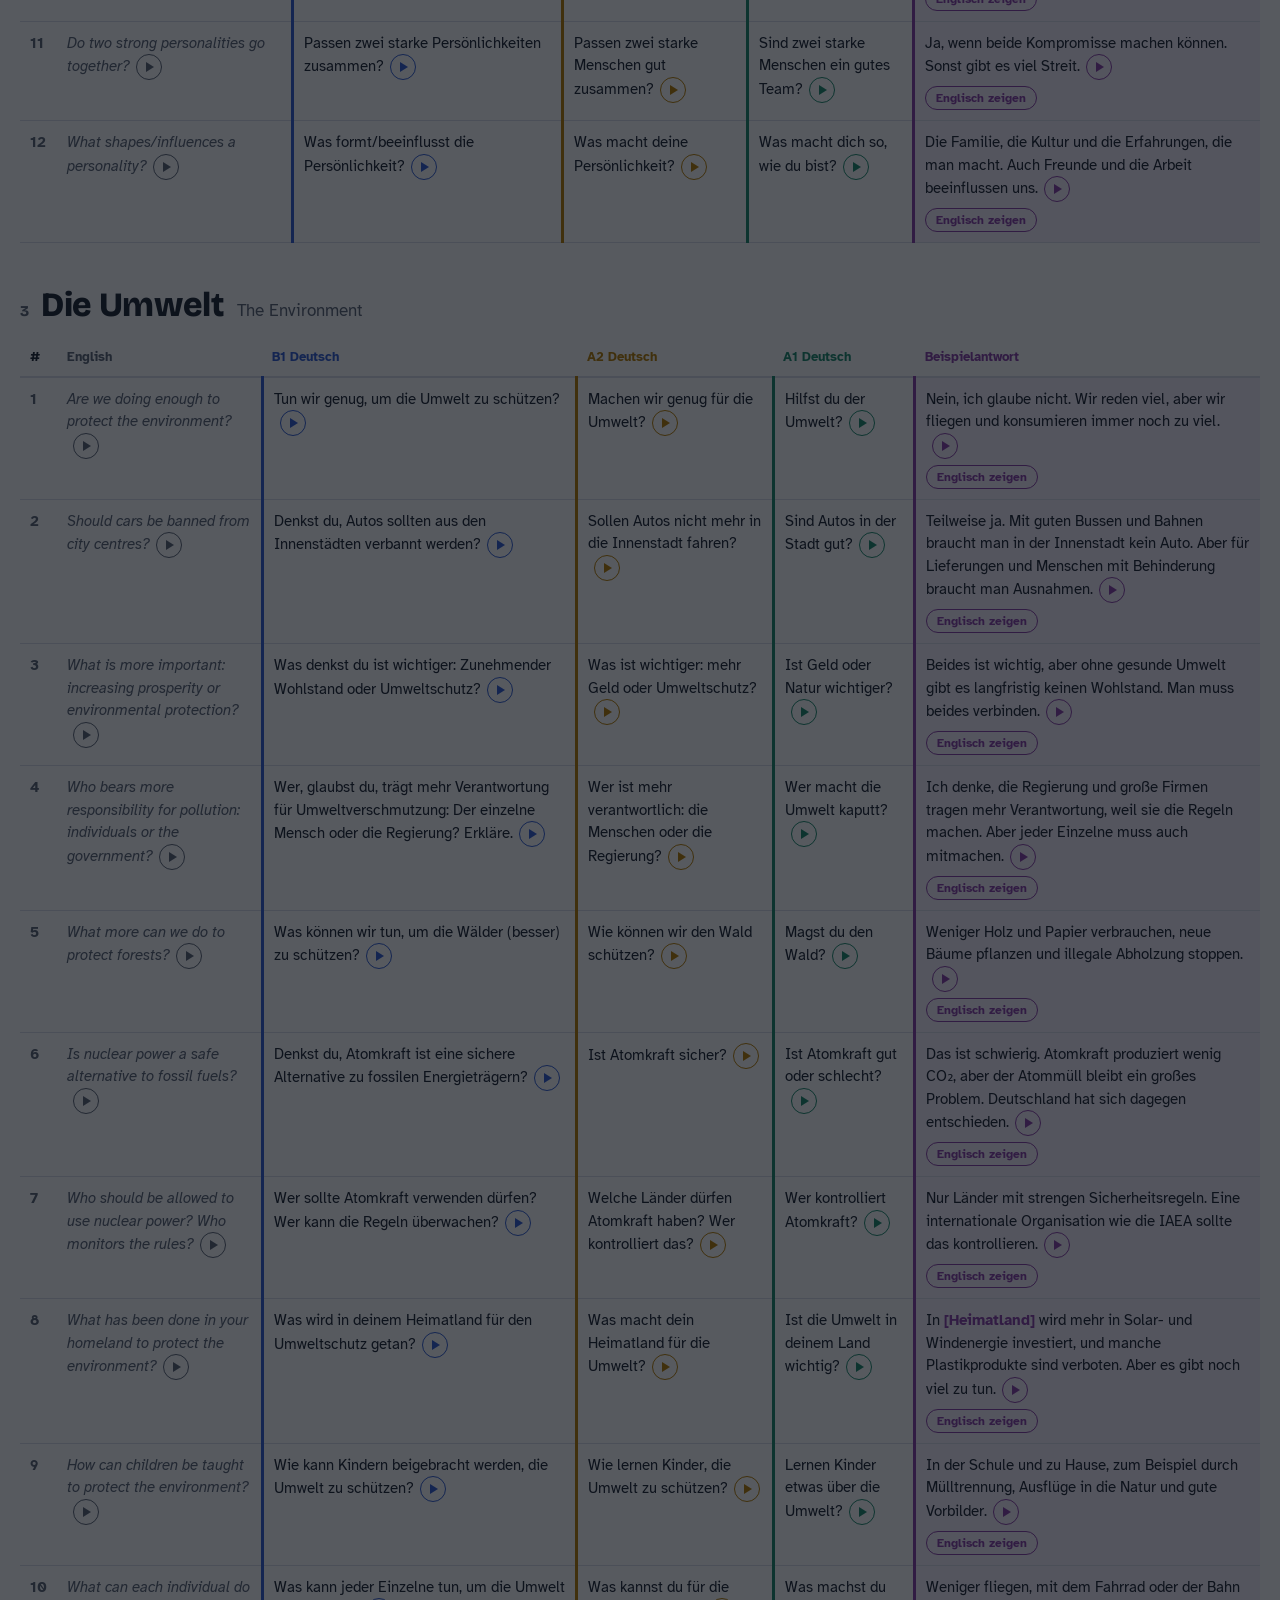
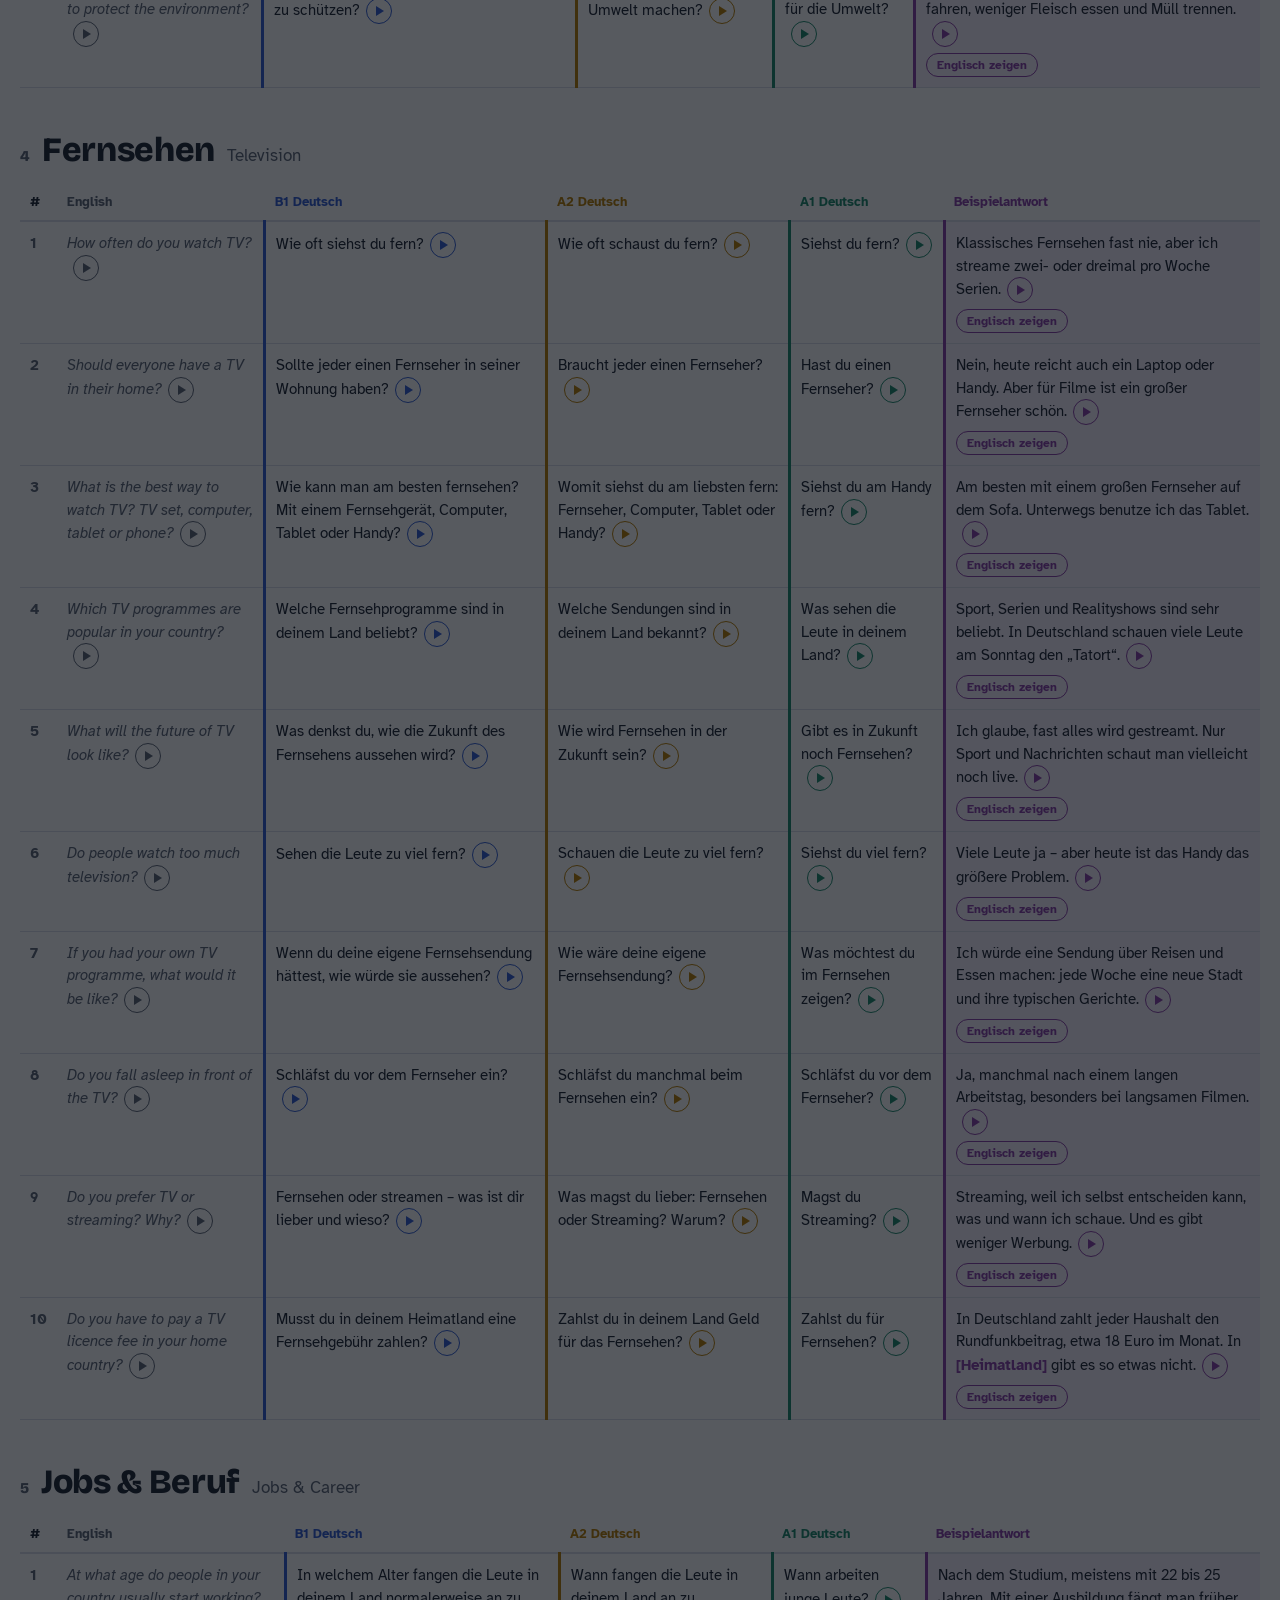
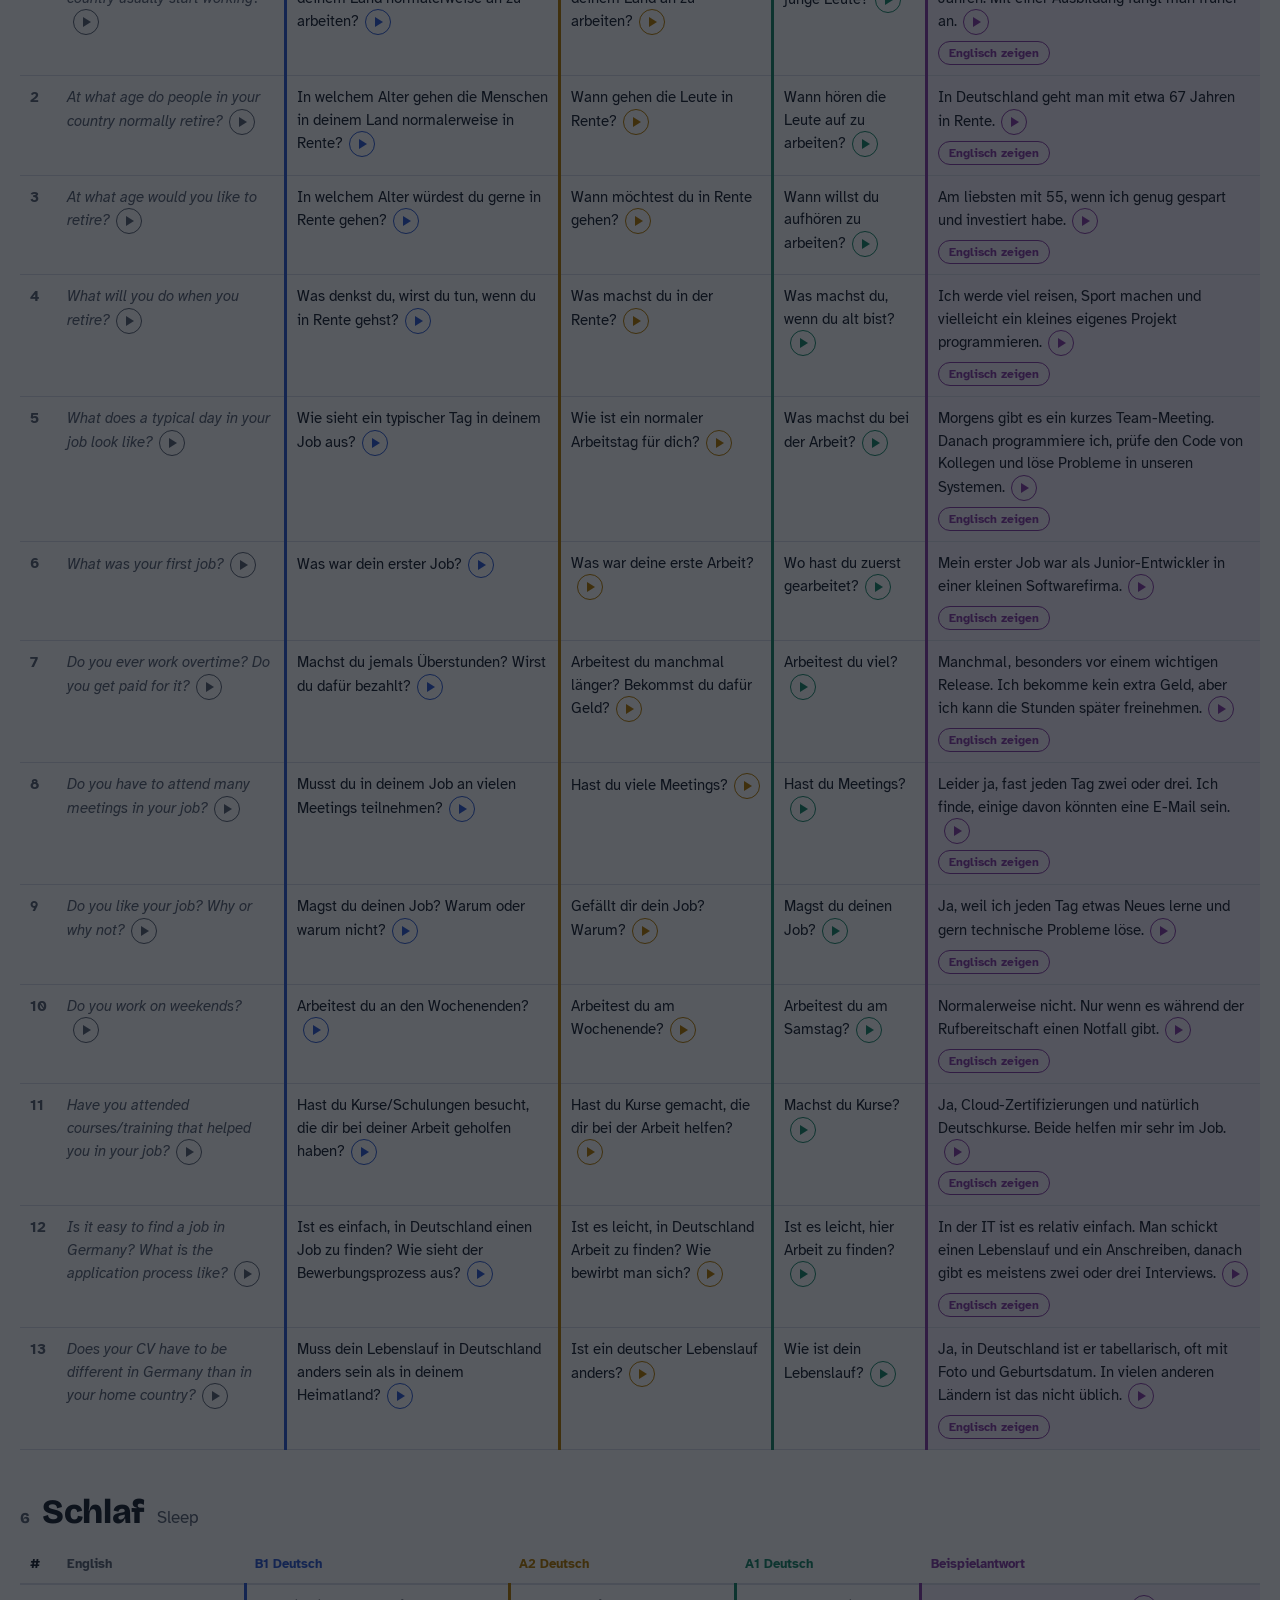
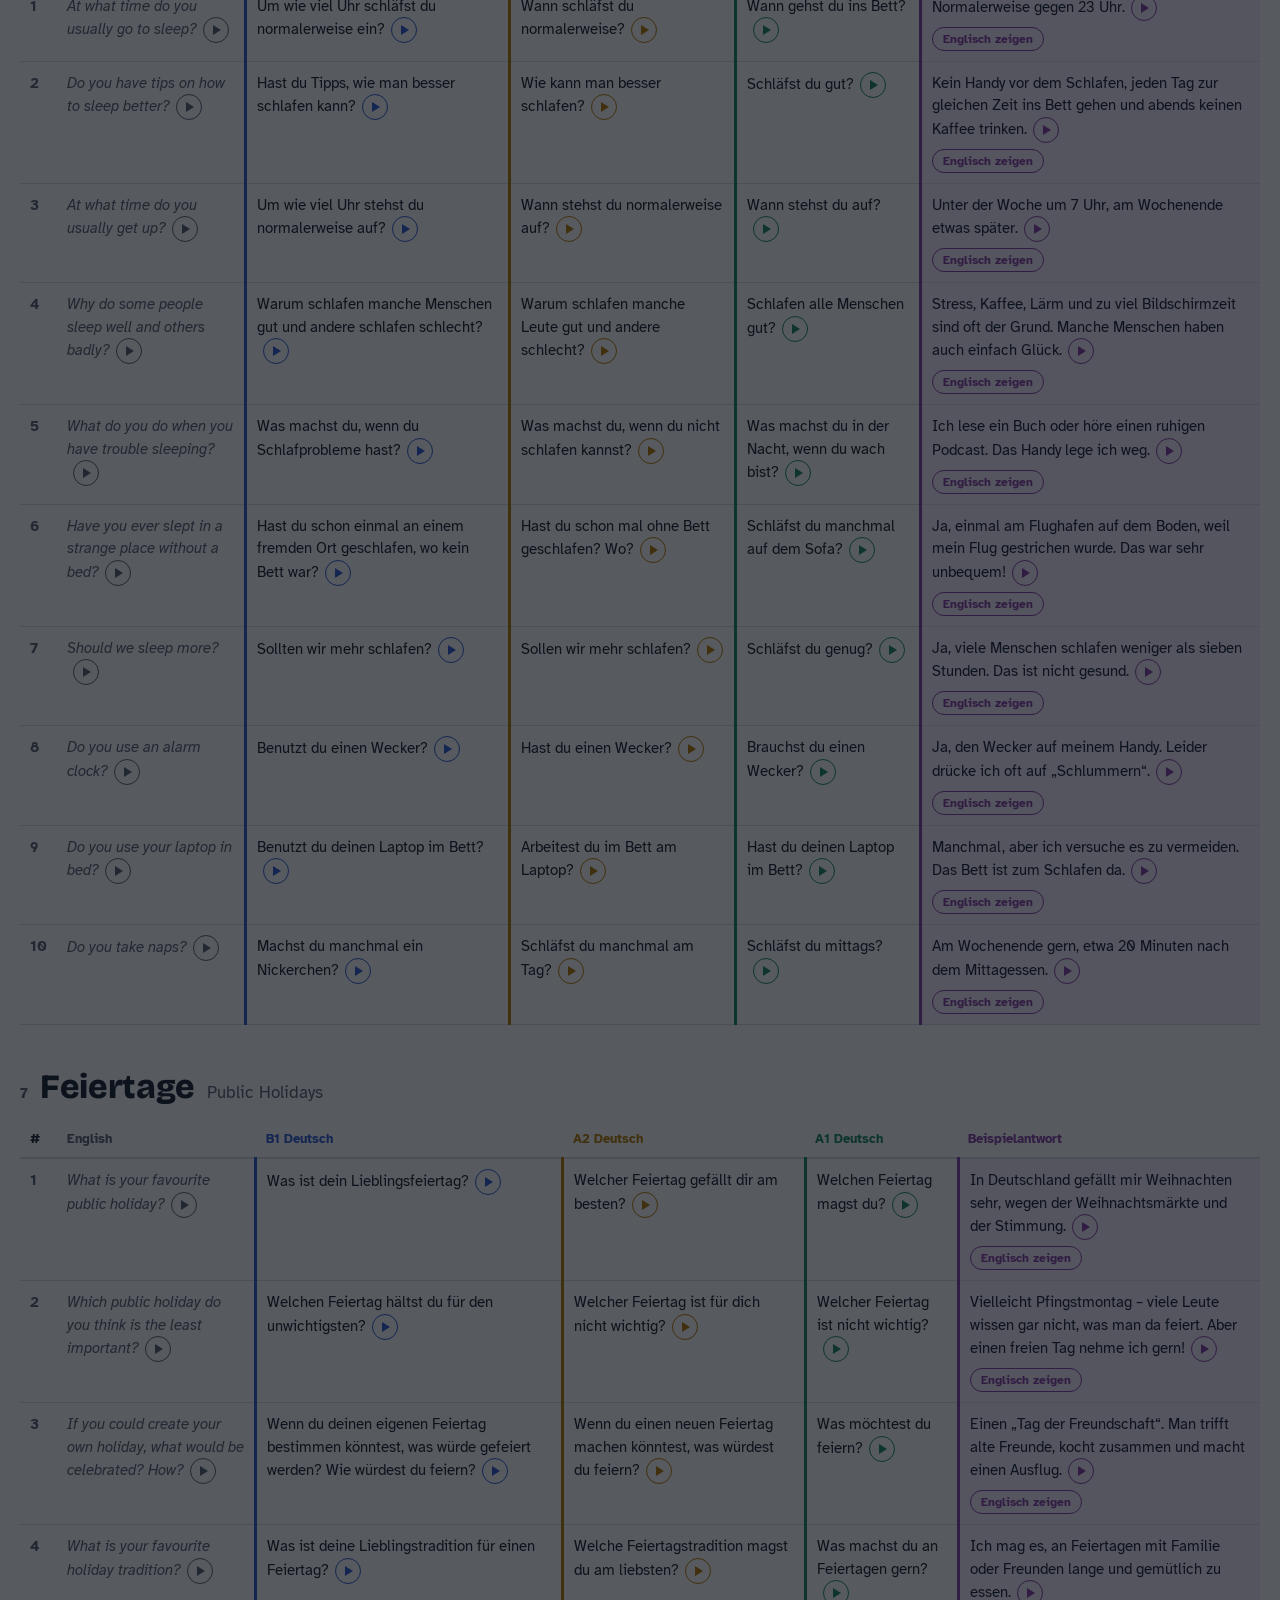
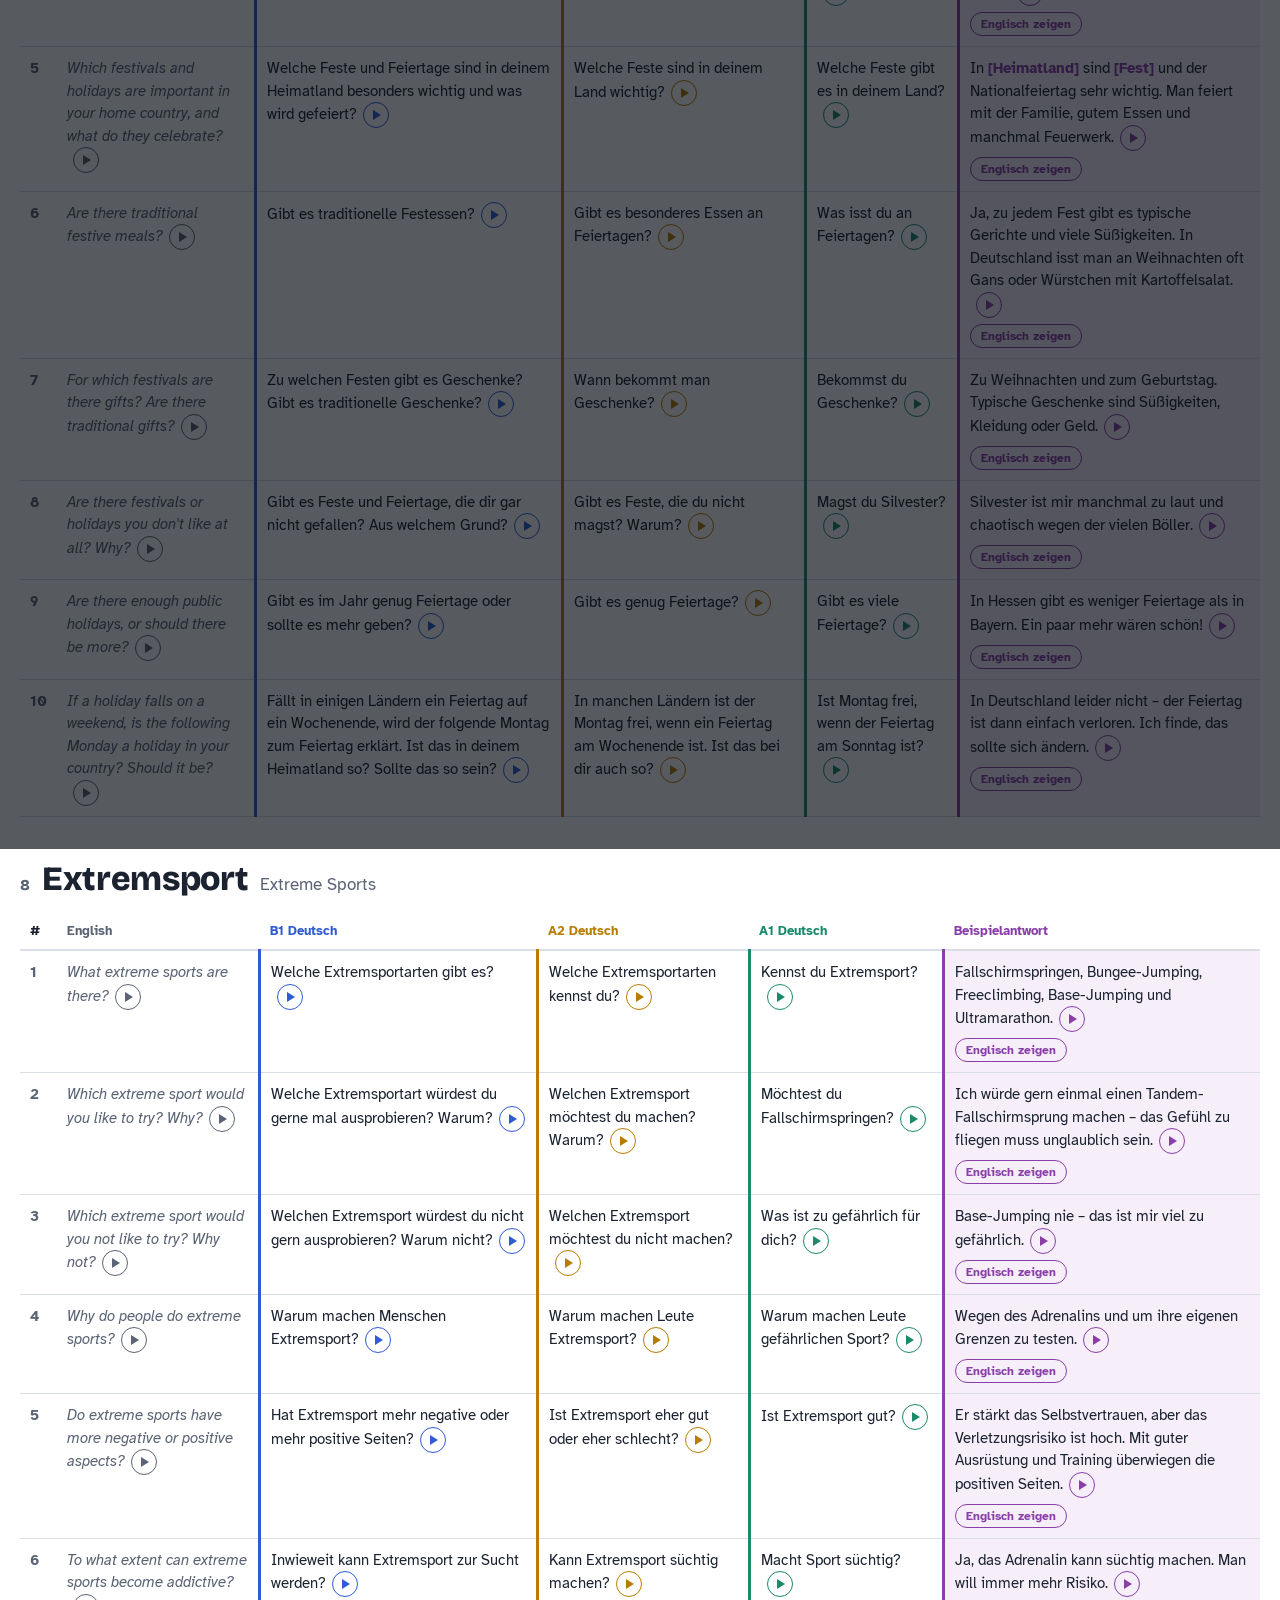
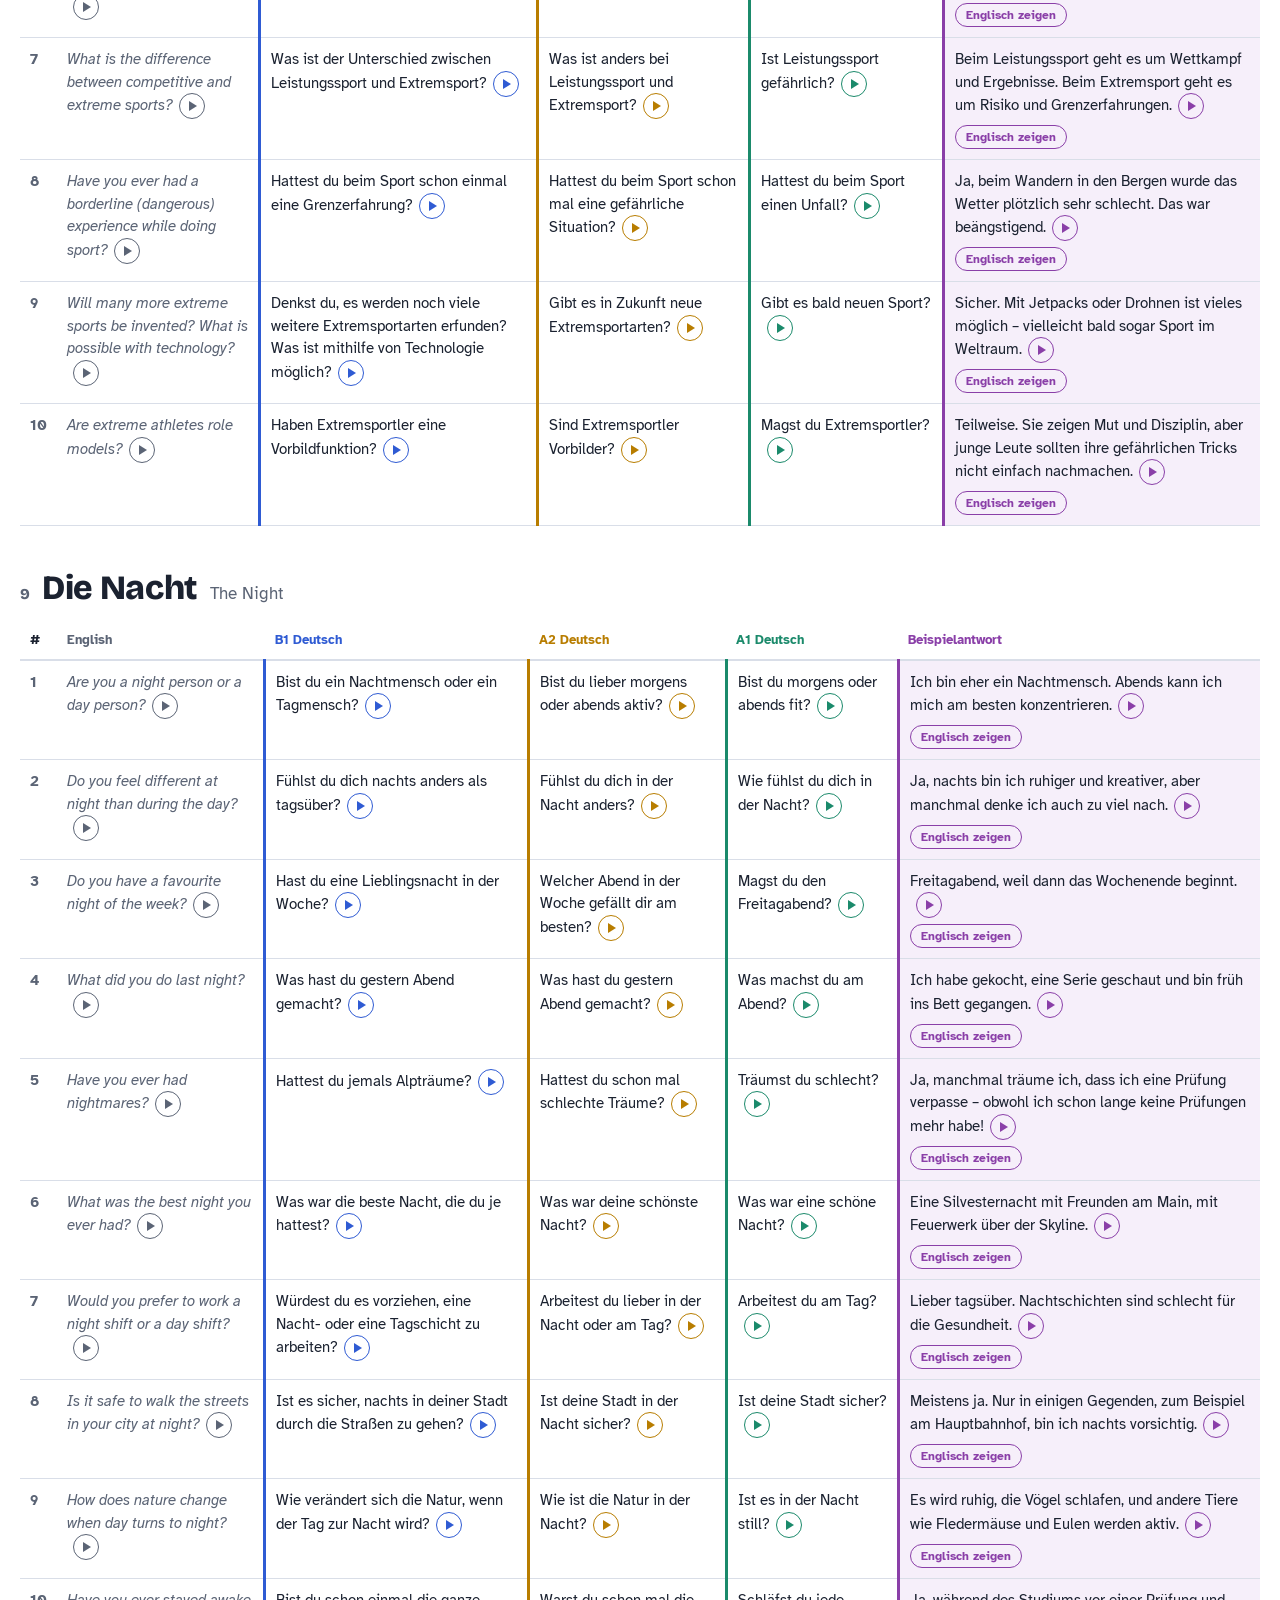
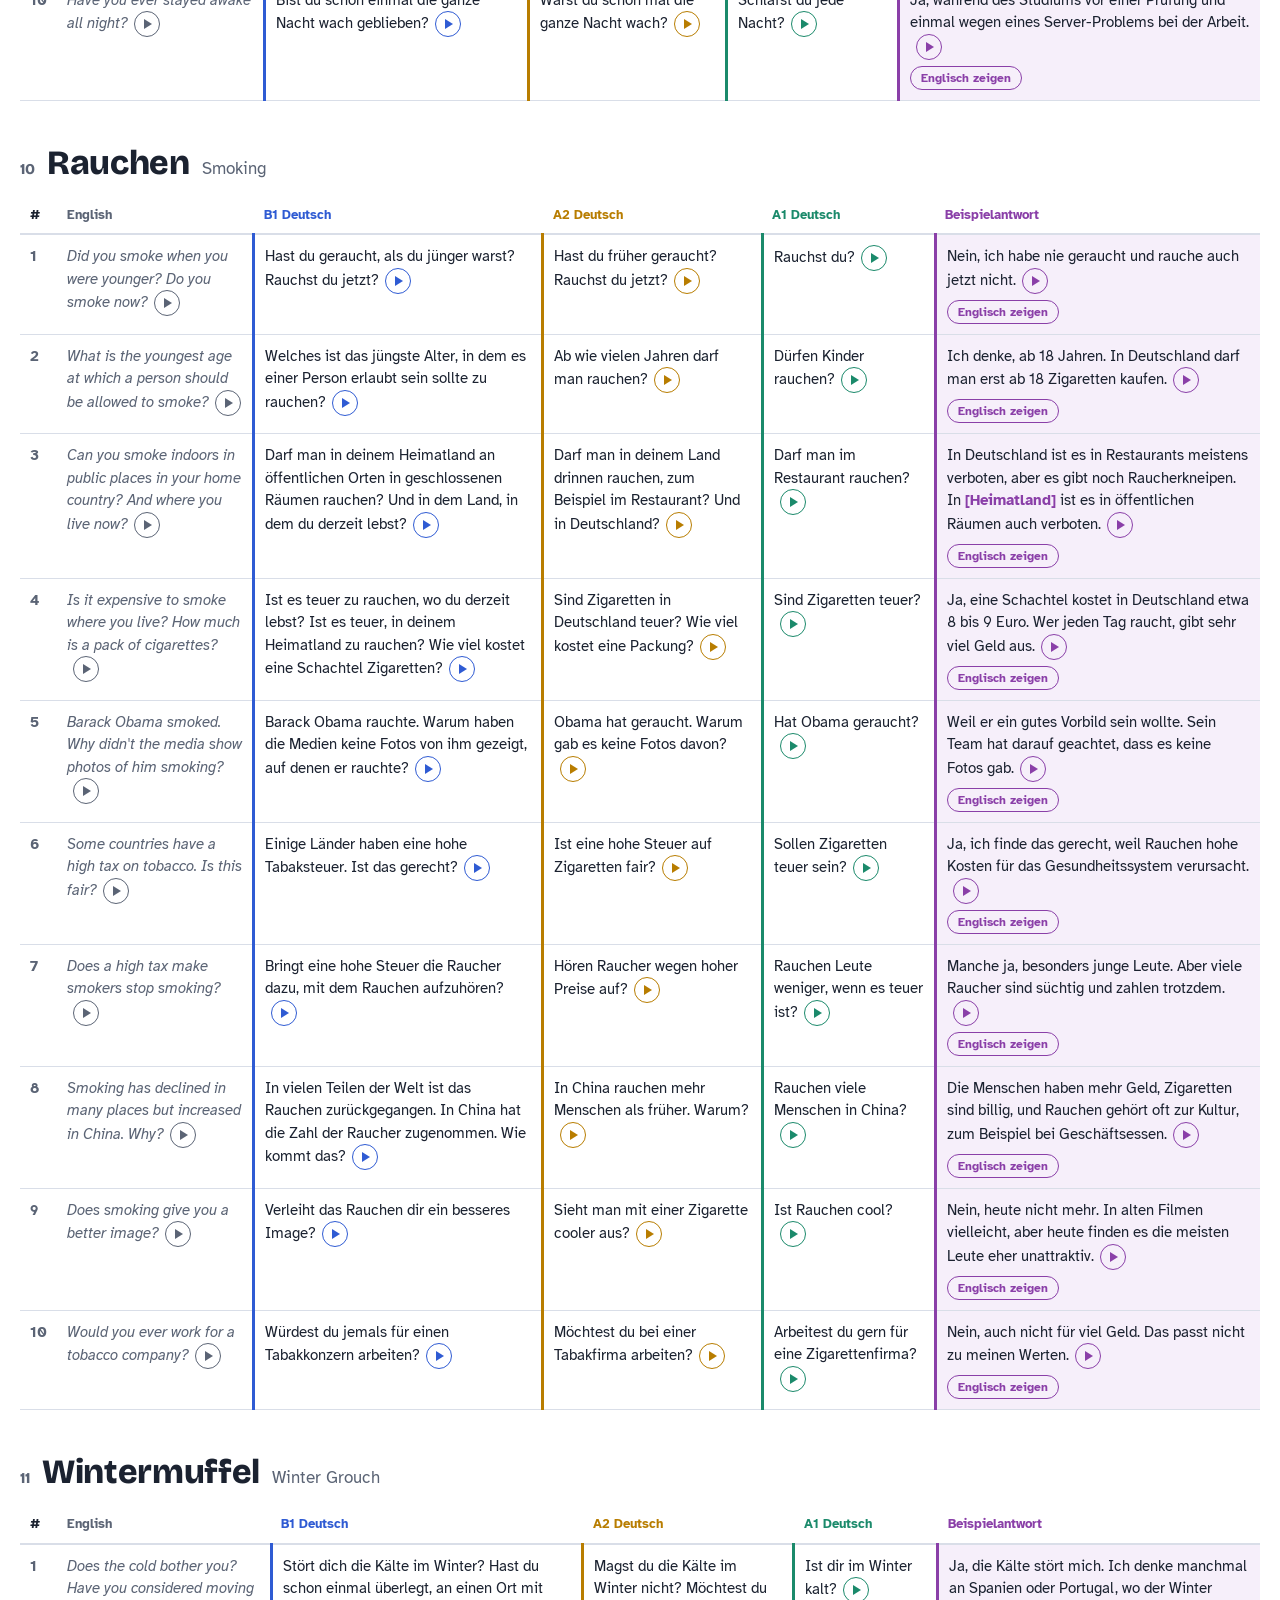
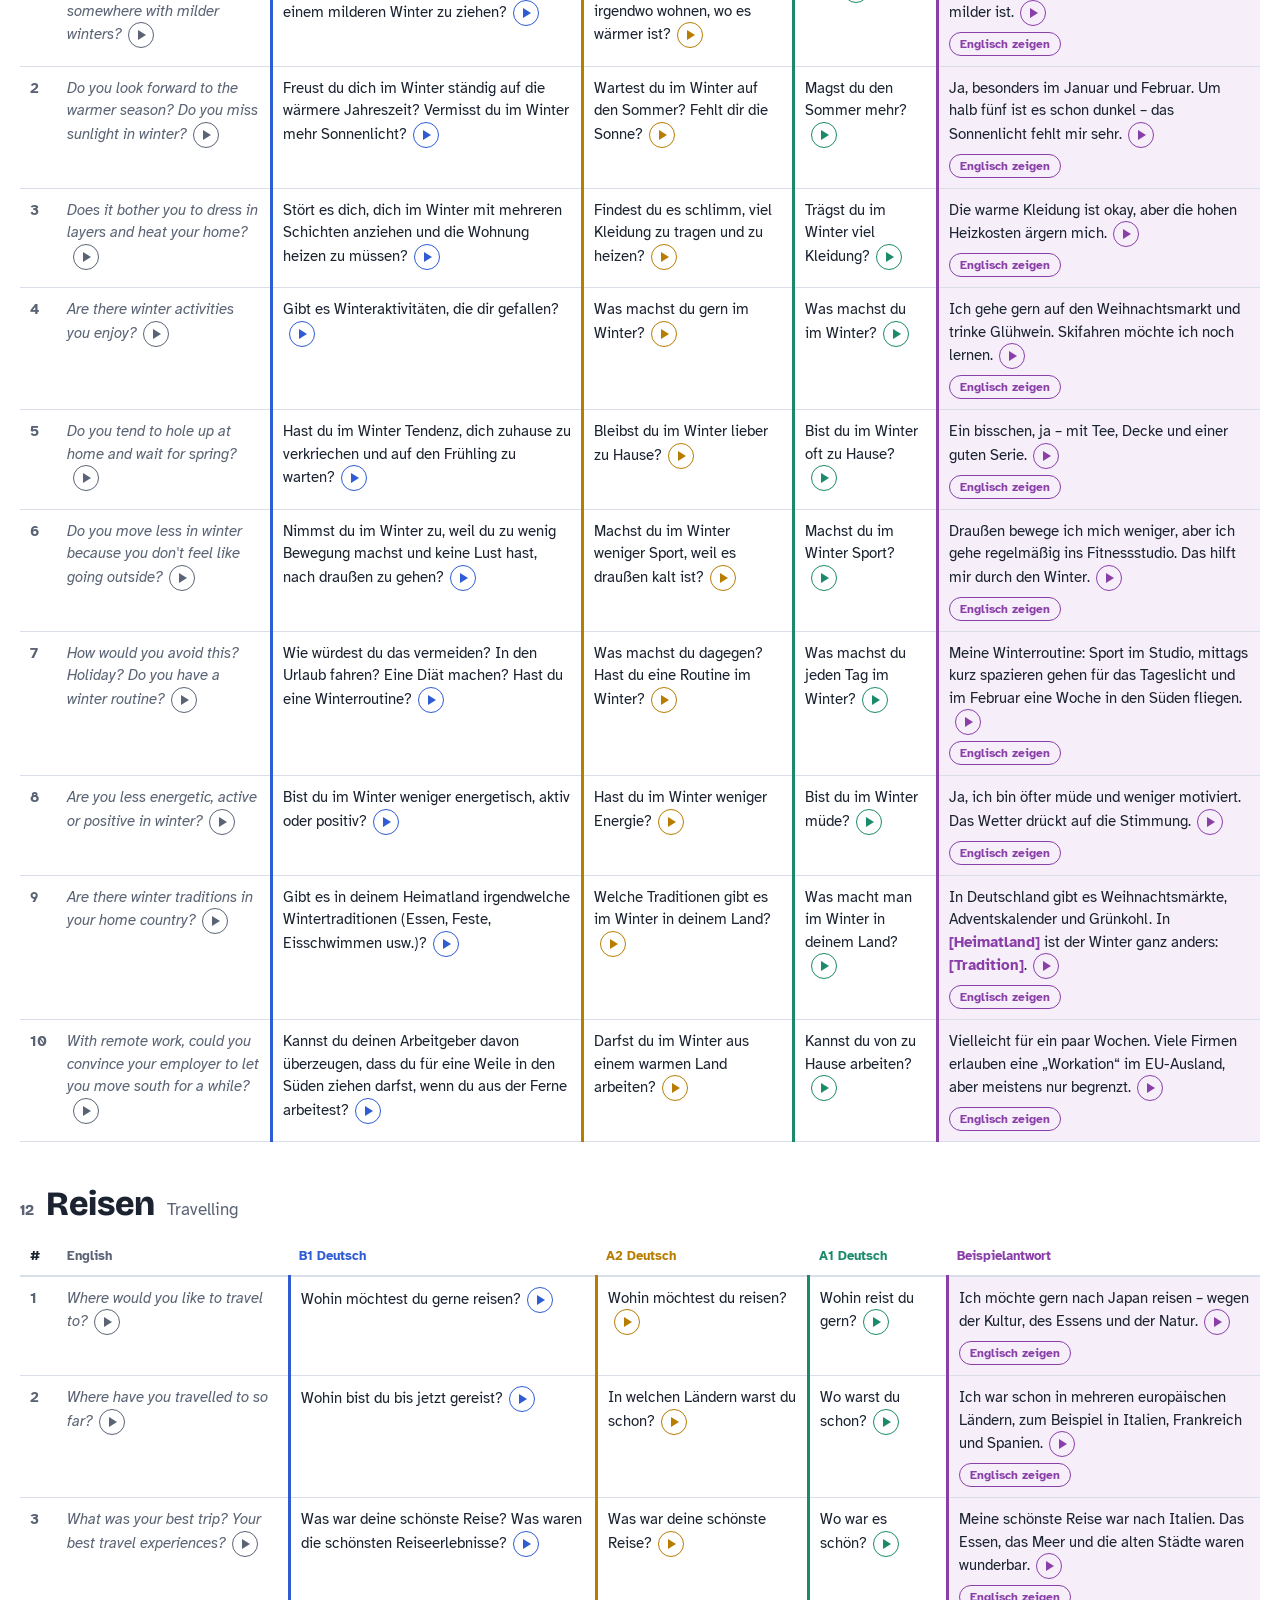
<file: themen.html>
<!DOCTYPE html>
<html lang="de">
<head>
<meta charset="utf-8">
<script>/* Darstellung: the theme chosen at the top of the app (index.html) – light, dark or like the phone */
(function(){const set=t=>{const r=document.documentElement;if(t==="light"||t==="dark")r.dataset.theme=t;else delete r.dataset.theme};
try{set(localStorage.getItem("dl:theme"))}catch(e){}
addEventListener("message",e=>{if(e.origin===location.origin&&e.data&&"dlTheme" in e.data)set(e.data.dlTheme)})})();</script>
<meta name="viewport" content="width=device-width, initial-scale=1, viewport-fit=cover">
<title>B1 Gesprächsthemen – A1/A2/B1 + Beispielantworten</title>
<link rel="preconnect" href="https://fonts.googleapis.com">
<link rel="preconnect" href="https://fonts.gstatic.com" crossorigin>
<link href="https://fonts.googleapis.com/css2?family=Atkinson+Hyperlegible:ital,wght@0,400;0,700;1,400&family=Bricolage+Grotesque:opsz,wght@12..96,500;12..96,800&display=swap" rel="stylesheet">
<style>
:root{box-sizing:border-box;padding-top:env(safe-area-inset-top,0px);padding-bottom:env(safe-area-inset-bottom,0px);
--paper:#ffffff;--surface:#eef1f6;--ink:#1b2230;--muted:#5b6475;--line:#d9dee8;
--en:#5b6475;--b1:#2f5bd3;--a2:#b87d00;--a1:#1b8a6b;--ans:#8a3fa8;--ansbg:#f6effa}
@media (prefers-color-scheme:dark){:root:not([data-theme="light"]){--paper:#141821;--surface:#1d2230;--ink:#e8ebf2;--muted:#9aa3b5;--line:#2c3344;--en:#9aa3b5;--b1:#7e9dff;--a2:#e8b33c;--a1:#4cc79f;--ans:#d49bf0;--ansbg:#2a2036}}
:root[data-theme="dark"]{--paper:#141821;--surface:#1d2230;--ink:#e8ebf2;--muted:#9aa3b5;--line:#2c3344;--en:#9aa3b5;--b1:#7e9dff;--a2:#e8b33c;--a1:#4cc79f;--ans:#d49bf0;--ansbg:#2a2036}
*,*::before,*::after{box-sizing:inherit;touch-action:manipulation}
html{height:100%;scroll-padding-top:calc(env(safe-area-inset-top,0px) + 120px)}
body{margin:0;background:var(--paper);color:var(--ink);font:16px/1.5 "Atkinson Hyperlegible",system-ui,-apple-system,"Segoe UI",sans-serif}
h1,h2{font-family:"Bricolage Grotesque","Atkinson Hyperlegible",system-ui,sans-serif;margin:0}
header.hero{padding:28px 20px 20px;max-width:1280px;margin:0 auto}
.ladder{display:flex;gap:6px;margin-bottom:14px}
.ladder span{font-weight:800;font-size:13px;letter-spacing:.02em;line-height:1.6}
/* the labels are plain coloured words, not buttons: a dot between them */
.ladder span+span::before{content:"·";margin-right:6px;color:var(--muted);font-weight:400}
.ladder .l1{color:var(--a1)}.ladder .l2{color:var(--a2)}.ladder .l3{color:var(--b1)}
h1{font-size:clamp(30px,6vw,52px);font-weight:800;line-height:1.02;letter-spacing:-.02em;max-width:18ch}
.sub{color:var(--muted);max-width:62ch;margin:12px 0 0}
.bar{position:sticky;top:0;z-index:5;background:var(--paper);border-bottom:1px solid var(--line);padding:10px 20px 8px}
.bar-inner{max-width:1280px;margin:0 auto;display:flex;flex-wrap:wrap;gap:8px;align-items:center}
input[type=search]{flex:1 1 200px;min-width:0;font:inherit;padding:8px 12px;border:1px solid var(--line);border-radius:8px;background:var(--surface);color:var(--ink)}
.toggles{display:flex;flex-wrap:wrap;gap:6px}
.tg{font:inherit;font-size:14px;font-weight:700;padding:6px 11px;border-radius:999px;border:2px solid var(--c);background:var(--c);color:#fff;cursor:pointer}
.tg[aria-pressed="false"]{background:transparent;color:var(--c)}
.tg.en{--c:var(--en)}.tg.b1{--c:var(--b1)}.tg.a2{--c:var(--a2)}.tg.a1{--c:var(--a1)}.tg.ans{--c:var(--ans)}
.tg.practice{--c:var(--ink)}.tg.multi{--c:var(--b1)}.tg.speed{--c:var(--a1)}
.topics{max-width:1280px;margin:8px auto 0;display:flex;gap:6px;overflow-x:auto;padding-bottom:4px;scrollbar-width:thin}
.topics a{flex:none;font-size:13px;color:var(--ink);text-decoration:none;padding:4px 10px;border-radius:6px;background:var(--surface);white-space:nowrap}
@media (hover:hover){.topics a:hover{background:var(--line)}}
main{max-width:1280px;margin:0 auto;padding:8px 20px 60px}
section{margin-top:36px}
.th{display:flex;align-items:baseline;gap:12px;flex-wrap:wrap;margin-bottom:10px}
.th .n{font-family:"Bricolage Grotesque",sans-serif;font-weight:800;font-size:15px;color:var(--muted)}
h2{font-size:clamp(24px,4vw,34px);font-weight:800;letter-spacing:-.01em}
.th .en{color:var(--muted);font-size:17px}
.wrap{overflow-x:auto}
table{width:100%;border-collapse:collapse;font-size:15px}
th{text-align:left;font-size:13px;font-weight:700;padding:8px 10px;border-bottom:2px solid var(--line);vertical-align:bottom}
td{padding:10px;border-bottom:1px solid var(--line);vertical-align:top}
th.c-en{color:var(--en)}th.c-b1{color:var(--b1)}th.c-a2{color:var(--a2)}th.c-a1{color:var(--a1)}th.c-ans{color:var(--ans)}
td.num{color:var(--muted);font-weight:700;width:2.2em}
td.c-en{color:var(--en);font-style:italic}
td.c-b1{border-left:3px solid var(--b1)}
td.c-a2{border-left:3px solid var(--a2)}
td.c-a1{border-left:3px solid var(--a1)}
td.c-ans{background:var(--ansbg);border-left:3px solid var(--ans)}
.ph{color:var(--ans);font-weight:700}
body.hide-en .c-en,body.hide-b1 .c-b1,body.hide-a2 .c-a2,body.hide-a1 .c-a1,body.hide-ans .c-ans{display:none}
body.practice td.c-ans .t{filter:blur(6px);cursor:pointer;user-select:none;transition:filter .2s}
body.practice td.c-ans.shown .t{filter:none}
body.practice td.c-ans:not(.shown)::after{content:"Tippen zum Aufdecken";display:block;font-size:12px;color:var(--ans);margin-top:4px}
td.c-ans{cursor:pointer}
td.c-ans .tr{display:none;margin-top:6px;padding-top:6px;border-top:1px dashed var(--ans);color:var(--muted);font-style:italic}
td.c-ans.en-on .tr{display:block}
.trb{display:block;margin-top:6px;font:inherit;font-size:12px;font-weight:700;color:var(--ans);background:none;border:1px solid var(--ans);border-radius:999px;padding:2px 10px;cursor:pointer}
body.practice td.c-ans:not(.shown) .trb{display:none}
.w{cursor:pointer;border-radius:3px;transition:background .15s}
@media (hover:hover){.w:hover{background:var(--surface)}}
.w.sel{background:var(--b1);color:#fff}
#pop{position:fixed;left:12px;right:12px;bottom:calc(env(safe-area-inset-bottom,0px) + 12px);max-width:440px;margin:0 auto;background:var(--paper);color:var(--ink);border:2px solid var(--b1);border-radius:12px;padding:12px 14px;z-index:20;box-shadow:0 8px 28px rgba(20,30,60,.25)}
#pop[hidden]{display:none}
#pop .ph1{display:flex;justify-content:space-between;align-items:center;gap:8px}
#pw{font-family:"Bricolage Grotesque",sans-serif;font-weight:800;font-size:22px;color:var(--b1)}
#px{font:inherit;font-size:20px;line-height:1;background:none;border:none;color:var(--muted);cursor:pointer;padding:4px 8px}
.pen{font-size:18px;font-weight:700;margin-top:2px}
.pm{color:var(--muted);font-size:14px;margin-top:2px}
.pn{font-size:14px;margin-top:6px;font-style:italic}
.muted{color:var(--muted)}
.say{display:inline-flex;align-items:center;justify-content:center;vertical-align:middle;width:26px;height:26px;margin-left:6px;border-radius:50%;border:1.5px solid currentColor;background:transparent;color:var(--muted);cursor:pointer;padding:0;flex:none}
.say::before{content:"";width:0;height:0;border-left:8px solid currentColor;border-top:5px solid transparent;border-bottom:5px solid transparent;margin-left:2px}
.say.on{background:var(--b1);border-color:var(--b1);color:#fff}
.say.on::before{border:none;width:8px;height:8px;background:currentColor;margin:0}
td.c-b1 .say{color:var(--b1)}td.c-a2 .say{color:var(--a2)}td.c-a1 .say{color:var(--a1)}td.c-ans .say{color:var(--ans)}td.c-ans .say.on{color:#fff}
body.no-tts .say,body.no-tts #sp{display:none}
body.practice td.c-ans:not(.shown) > .say{display:none}
.w.pk{background:var(--a2);color:#fff}
.pact{display:flex;gap:8px;margin-top:10px;flex-wrap:wrap}
.pbtn{font:inherit;font-size:14px;font-weight:700;padding:6px 14px;border-radius:999px;border:2px solid var(--b1);background:var(--b1);color:#fff;cursor:pointer}
.pbtn.ghost{background:transparent;color:var(--b1)}
#pw{word-break:break-word}
.empty{display:none;color:var(--muted);padding:40px 0}
.note{font-size:14px;color:var(--muted);max-width:62ch;margin-top:10px}
@media (max-width:760px){
 table,tbody,tr,td{display:block;width:100%}
 thead{display:none}
 tr{border:1px solid var(--line);border-radius:10px;margin-bottom:12px;overflow:hidden}
 td{border-bottom:none;padding:8px 12px}
 td.num{padding-bottom:0;width:auto}
 td[data-l]::before{content:attr(data-l);display:block;font-size:11px;font-weight:700;font-style:normal;margin-bottom:2px}
 td.c-en::before{color:var(--en)}td.c-b1::before{color:var(--b1)}td.c-a2::before{color:var(--a2)}td.c-a1::before{color:var(--a1)}td.c-ans::before{color:var(--ans)}
 .bar{padding-left:14px;padding-right:14px}main,header.hero{padding-left:14px;padding-right:14px}
}
button:focus-visible,a:focus-visible,input:focus-visible{outline:3px solid var(--b1);outline-offset:2px}
@media (prefers-reduced-motion:reduce){*{transition:none!important}}
.fb{margin-top:6px;font-size:15px}.fb a{color:var(--b1);font-weight:700}
/* One row on phones: short labels, the row scrolls sideways if it must, the
   cards button (karten.js) first so it is always in reach. */
.toggles{flex-wrap:nowrap;align-items:center;overflow-x:auto;scrollbar-width:none;max-width:100%}
.toggles::-webkit-scrollbar{display:none}
.tg{flex:none}
.tg .sm{display:none}
@media (max-width:520px){.tg .lg{display:none}.tg .sm{display:inline}.tg{font-size:13px;padding:5px 10px}.toggles{gap:5px}}
/* A card is the question's own table row, laid out as one column: B1 first and
   biggest, then A2, A1, English and the answer. */
.fc-tq,.fc-tq tbody,.fc-tq tr,.fc-tq td{display:block;width:100%}
.fc-tq{border-collapse:collapse;font-size:1em}
.fc-tq tr{display:flex;flex-direction:column;gap:.35em}
.fc-tq td{border:none;padding:.25em .6em;border-left:3px solid var(--line)}
.fc-tq td.num{display:none}
.fc-tq td[data-l]::before{content:attr(data-l);display:block;font-size:max(11px,.55em);font-weight:700;font-style:normal;margin-bottom:1px}
.fc-tq td.c-en::before{color:var(--en)}.fc-tq td.c-b1::before{color:var(--b1)}.fc-tq td.c-a2::before{color:var(--a2)}.fc-tq td.c-a1::before{color:var(--a1)}.fc-tq td.c-ans::before{color:var(--ans)}
.fc-tq td.c-b1{order:-2;font-size:1.2em;font-weight:700;line-height:1.3;border-left-color:var(--b1)}
.fc-tq td.c-a2,.fc-tq td.c-a1{font-size:.9em}
.fc-tq td.c-en{order:-1;font-size:.9em}
.fc-tq td.c-ans{border-radius:0 10px 10px 0;padding:.4em .7em;margin-top:.3em}
.fc-tq td.c-ans::after{font-size:max(12px,.55em)!important}
@media (orientation:landscape) and (max-height:540px){
 .fc-tq tr{display:grid;grid-template-columns:1fr 1fr;gap:.3em 20px;align-items:start}
 .fc-tq td{grid-column:1}.fc-tq td.c-ans{grid-column:2;grid-row:1 / span 5;margin-top:0}
}
</style>
<link rel="stylesheet" href="karten.css">
<!-- GoatCounter: counts page views anonymously, no cookies, nothing personal (deutsch-lernen.goatcounter.com) -->
<script data-goatcounter="https://deutsch-lernen.goatcounter.com/count" async src="https://gc.zgo.at/count.js"></script>
</head>
<body>
<header class="hero">
 <div class="ladder"><span class="l1">A1</span><span class="l2">A2</span><span class="l3">B1</span></div>
 <h1>25 Gesprächsthemen, drei Niveaus</h1>
 <p class="sub">Jede Frage aus dem Deutsch Gym B1-Heft: zuerst Englisch, dann das B1-Original, eine A2- und eine A1-Version – und eine Beispielantwort auf B1-Niveau zum Nachsprechen. Tippe auf ein deutsches Wort für seine Übersetzung, oder auf „Englisch zeigen“ für die ganze Antwort. Mit „Mehrere Wörter“ wählst du mehrere Wörter zusammen aus. Der ▶-Knopf liest jeden Satz vor.</p>
 <p class="note">Wörter in <span class="ph">[Klammern]</span> sind Platzhalter – setz dort dein Heimatland, dein Fest oder dein Gericht ein. Die Beispielantworten sind Vorschläge; pass sie an dein Leben an.</p>
</header>
<div class="bar"><div class="bar-inner">
 <input type="hidden" id="q" value="">
 <div class="toggles">
  <button class="tg en" data-k="en" aria-pressed="true">EN</button>
  <button class="tg b1" data-k="b1" aria-pressed="true">B1</button>
  <button class="tg a2" data-k="a2" aria-pressed="true">A2</button>
  <button class="tg a1" data-k="a1" aria-pressed="true">A1</button>
  <button class="tg ans" data-k="ans" aria-pressed="true">Antwort</button>
  <button class="tg practice" id="pr" aria-pressed="false"><span class="lg">Übungsmodus</span><span class="sm">Üben</span></button>
  <button class="tg multi" id="mw" aria-pressed="false"><span class="lg">Mehrere Wörter</span><span class="sm">Wörter</span></button>
 </div>
</div><nav class="topics" id="nav" aria-label="Themen"></nav></div>
<main id="main"></main>
<div id="pop" hidden role="dialog" aria-live="polite"><div class="ph1"><span id="pw"></span><button id="px" type="button" aria-label="Schließen">×</button></div><div id="pb"></div></div>
<p class="empty" id="empty">Keine Frage passt zu deiner Suche. Versuch ein anderes Wort.</p>
<script src="translate.js"></script>
<script src="karten.js"></script>
<script src="me.js"></script>
<script src="hilfe.js"></script>
<script>
const T=[];
T.push({de:"Wohnraum",en:"Housing",q:[
["How has housing changed in the last 50 years?","Wie hat sich der Wohnraum in den letzten 50 Jahren verändert?","Wie haben sich Wohnungen in den letzten 50 Jahren verändert?","Sind Wohnungen heute anders als früher?","Die Wohnungen sind heute kleiner und viel teurer. Früher hatten viele Familien ein Haus, heute wohnen mehr Menschen allein in einer Wohnung."],
["Are there more people living in cities than in rural areas?","Wohnen mehr Menschen in Städten als auf dem Land?","Leben mehr Leute in der Stadt oder auf dem Land?","Wohnen viele Menschen in der Stadt?","Ja, heute wohnen mehr Menschen in Städten, weil es dort mehr Jobs gibt. In Deutschland lebt die große Mehrheit in Städten."],
["Are shared apartments more popular these days? Why?","Sind Wohngemeinschaften heutzutage beliebter geworden? Warum?","Wohnen heute mehr Leute in einer WG? Warum?","Wohnst du in einer WG?","Ja, WGs sind beliebter geworden, weil die Mieten so hoch sind. Außerdem ist man nicht allein."],
["Housing costs have increased for this generation. Why is this?","Die Wohnungspreise haben sich in der letzten Generation verteuert. Woran liegt das?","Warum sind Wohnungen heute so teuer?","Sind Wohnungen teuer?","Es gibt zu wenige Wohnungen, und viele Menschen wollen in der Stadt wohnen. Auch das Bauen ist viel teurer geworden."],
["Are the rent/housing costs in your city affordable?","Sind die Mieten/Hauspreise in deiner Stadt bezahlbar?","Ist die Miete in deiner Stadt zu teuer?","Wie teuer ist die Miete in deiner Stadt?","In Frankfurt sind die Mieten leider sehr hoch. Für Familien mit normalem Einkommen ist es schwer, eine bezahlbare Wohnung zu finden."],
["Is it better to rent or buy a house/apartment?","Ist es besser, zur Miete zu wohnen oder eine Wohnung/ein Haus zu kaufen?","Ist Mieten oder Kaufen besser?","Mietest du oder kaufst du?","Das hängt von der Situation ab. Mieten ist flexibler, aber mit einer eigenen Wohnung zahlt man im Alter keine Miete mehr."],
["Do you agree with a city imposing rent control?","Bist du damit einverstanden, dass eine Stadt eine Mietpreisbremse einführt?","Findest du eine Mietpreisbremse gut?","Soll die Miete billig sein?","Im Prinzip finde ich die Mietpreisbremse gut, weil sie Mieter schützt. Aber sie baut keine neuen Wohnungen – das Problem bleibt."],
["What does your dream house look like?","Wie sieht dein Traumhaus aus?","Wie ist dein Traumhaus?","Ist dein Traumhaus groß oder klein?","Mein Traumhaus ist hell und modern, mit einem großen Garten und einem Arbeitszimmer. Es liegt ruhig, aber nicht weit von der Stadt."],
["Would you like to live in the countryside? Why/why not?","Würdest du gerne auf dem Land wohnen? Warum/warum nicht?","Möchtest du auf dem Land wohnen? Warum?","Wohnst du gern auf dem Land?","Vielleicht später. Auf dem Land ist es ruhig und grün, aber im Moment brauche ich die Stadt für meine Arbeit und meine Freunde."],
["Would you ever live in a “tiny house”?","Würdest du in einem „Tiny House“ wohnen?","Möchtest du in einem sehr kleinen Haus wohnen?","Ist ein kleines Haus gut?","Für ein Wochenende gern, aber nicht für immer. Ich brauche mehr Platz, besonders für meinen Schreibtisch."]]});
T.push({de:"Persönlichkeit",en:"Personality",q:[
["What makes you happy?","Was macht dich glücklich?","Was macht dich froh?","Bist du glücklich? Warum?","Zeit mit Freunden, gutes Essen und Sport machen mich glücklich. Und wenn ich bei der Arbeit ein schwieriges Problem gelöst habe."],
["What are some things that make you angry?","Was sind einige Dinge, die dich wütend machen?","Was macht dich wütend?","Bist du oft wütend?","Unpünktlichkeit und Unehrlichkeit machen mich wütend. Auch Verspätungen bei der Bahn ärgern mich."],
["If you could remove one aspect of your personality, what would it be?","Wenn du einen Aspekt deiner Persönlichkeit entfernen könntest, welcher wäre das?","Was möchtest du an dir ändern?","Was magst du an dir nicht?","Ich würde meine Ungeduld entfernen. Manchmal möchte ich, dass alles sofort funktioniert."],
["Are you a stubborn person?","Bist du ein dickköpfiger Mensch?","Bist du manchmal dickköpfig?","Bist du stur?","Ein bisschen, ja. Wenn ich von einer Lösung überzeugt bin, ändere ich meine Meinung nicht so schnell – aber gute Argumente akzeptiere ich."],
["Are you shy? On what occasions?","Bist du schüchtern? Bei welchen Gelegenheiten bist du schüchtern?","Bist du schüchtern? Wann?","Bist du schüchtern?","Manchmal, besonders wenn ich mit fremden Leuten Deutsch sprechen muss. Mit Freunden bin ich überhaupt nicht schüchtern."],
["Is your personality suitable for your work?","Ist deine Persönlichkeit für deine Arbeit geeignet?","Passt deine Persönlichkeit zu deinem Job?","Passt dein Job zu dir?","Ja, ich denke schon. Ich bin analytisch und geduldig bei technischen Problemen, und das braucht man als Entwickler."],
["Do you think your personality has changed over time?","Glaubst du, dass sich deine Persönlichkeit im Laufe der Zeit verändert hat?","Hast du dich mit der Zeit verändert?","Bist du heute anders als früher?","Ja, ich bin ruhiger und selbstbewusster geworden. Das Leben im Ausland hat mich sehr verändert."],
["What are the personalities of your family members?","Welche Art von Persönlichkeit haben deine Familienmitglieder?","Wie sind die Menschen in deiner Familie?","Wie ist deine Familie?","In meiner Familie sind alle sehr unterschiedlich: Manche sind ruhig und ernst, andere lustig und laut."],
["What qualities are important in a partner?","Welche Eigenschaften sind bei einem Freund oder einer Freundin wichtig?","Was ist bei einem Partner wichtig?","Wie soll dein Partner sein?","Ehrlichkeit, Humor und Respekt sind für mich am wichtigsten."],
["What qualities are unimportant in a partner?","Welche Eigenschaften sind bei einem Freund oder einer Freundin unwichtig?","Was ist bei einem Partner nicht wichtig?","Was ist nicht wichtig?","Aussehen und Geld sind nicht so wichtig. Auch die gleichen Hobbys braucht man nicht unbedingt."],
["Do two strong personalities go together?","Passen zwei starke Persönlichkeiten zusammen?","Passen zwei starke Menschen gut zusammen?","Sind zwei starke Menschen ein gutes Team?","Ja, wenn beide Kompromisse machen können. Sonst gibt es viel Streit."],
["What shapes/influences a personality?","Was formt/beeinflusst die Persönlichkeit?","Was macht deine Persönlichkeit?","Was macht dich so, wie du bist?","Die Familie, die Kultur und die Erfahrungen, die man macht. Auch Freunde und die Arbeit beeinflussen uns."]]});
T.push({de:"Die Umwelt",en:"The Environment",q:[
["Are we doing enough to protect the environment?","Tun wir genug, um die Umwelt zu schützen?","Machen wir genug für die Umwelt?","Hilfst du der Umwelt?","Nein, ich glaube nicht. Wir reden viel, aber wir fliegen und konsumieren immer noch zu viel."],
["Should cars be banned from city centres?","Denkst du, Autos sollten aus den Innenstädten verbannt werden?","Sollen Autos nicht mehr in die Innenstadt fahren?","Sind Autos in der Stadt gut?","Teilweise ja. Mit guten Bussen und Bahnen braucht man in der Innenstadt kein Auto. Aber für Lieferungen und Menschen mit Behinderung braucht man Ausnahmen."],
["What is more important: increasing prosperity or environmental protection?","Was denkst du ist wichtiger: Zunehmender Wohlstand oder Umweltschutz?","Was ist wichtiger: mehr Geld oder Umweltschutz?","Ist Geld oder Natur wichtiger?","Beides ist wichtig, aber ohne gesunde Umwelt gibt es langfristig keinen Wohlstand. Man muss beides verbinden."],
["Who bears more responsibility for pollution: individuals or the government?","Wer, glaubst du, trägt mehr Verantwortung für Umweltverschmutzung: Der einzelne Mensch oder die Regierung? Erkläre.","Wer ist mehr verantwortlich: die Menschen oder die Regierung?","Wer macht die Umwelt kaputt?","Ich denke, die Regierung und große Firmen tragen mehr Verantwortung, weil sie die Regeln machen. Aber jeder Einzelne muss auch mitmachen."],
["What more can we do to protect forests?","Was können wir tun, um die Wälder (besser) zu schützen?","Wie können wir den Wald schützen?","Magst du den Wald?","Weniger Holz und Papier verbrauchen, neue Bäume pflanzen und illegale Abholzung stoppen."],
["Is nuclear power a safe alternative to fossil fuels?","Denkst du, Atomkraft ist eine sichere Alternative zu fossilen Energieträgern?","Ist Atomkraft sicher?","Ist Atomkraft gut oder schlecht?","Das ist schwierig. Atomkraft produziert wenig CO₂, aber der Atommüll bleibt ein großes Problem. Deutschland hat sich dagegen entschieden."],
["Who should be allowed to use nuclear power? Who monitors the rules?","Wer sollte Atomkraft verwenden dürfen? Wer kann die Regeln überwachen?","Welche Länder dürfen Atomkraft haben? Wer kontrolliert das?","Wer kontrolliert Atomkraft?","Nur Länder mit strengen Sicherheitsregeln. Eine internationale Organisation wie die IAEA sollte das kontrollieren."],
["What has been done in your homeland to protect the environment?","Was wird in deinem Heimatland für den Umweltschutz getan?","Was macht dein Heimatland für die Umwelt?","Ist die Umwelt in deinem Land wichtig?","In [Heimatland] wird mehr in Solar- und Windenergie investiert, und manche Plastikprodukte sind verboten. Aber es gibt noch viel zu tun."],
["How can children be taught to protect the environment?","Wie kann Kindern beigebracht werden, die Umwelt zu schützen?","Wie lernen Kinder, die Umwelt zu schützen?","Lernen Kinder etwas über die Umwelt?","In der Schule und zu Hause, zum Beispiel durch Mülltrennung, Ausflüge in die Natur und gute Vorbilder."],
["What can each individual do to protect the environment?","Was kann jeder Einzelne tun, um die Umwelt zu schützen?","Was kannst du für die Umwelt machen?","Was machst du für die Umwelt?","Weniger fliegen, mit dem Fahrrad oder der Bahn fahren, weniger Fleisch essen und Müll trennen."]]});
T.push({de:"Fernsehen",en:"Television",q:[
["How often do you watch TV?","Wie oft siehst du fern?","Wie oft schaust du fern?","Siehst du fern?","Klassisches Fernsehen fast nie, aber ich streame zwei- oder dreimal pro Woche Serien."],
["Should everyone have a TV in their home?","Sollte jeder einen Fernseher in seiner Wohnung haben?","Braucht jeder einen Fernseher?","Hast du einen Fernseher?","Nein, heute reicht auch ein Laptop oder Handy. Aber für Filme ist ein großer Fernseher schön."],
["What is the best way to watch TV? TV set, computer, tablet or phone?","Wie kann man am besten fernsehen? Mit einem Fernsehgerät, Computer, Tablet oder Handy?","Womit siehst du am liebsten fern: Fernseher, Computer, Tablet oder Handy?","Siehst du am Handy fern?","Am besten mit einem großen Fernseher auf dem Sofa. Unterwegs benutze ich das Tablet."],
["Which TV programmes are popular in your country?","Welche Fernsehprogramme sind in deinem Land beliebt?","Welche Sendungen sind in deinem Land bekannt?","Was sehen die Leute in deinem Land?","Sport, Serien und Realityshows sind sehr beliebt. In Deutschland schauen viele Leute am Sonntag den „Tatort“."],
["What will the future of TV look like?","Was denkst du, wie die Zukunft des Fernsehens aussehen wird?","Wie wird Fernsehen in der Zukunft sein?","Gibt es in Zukunft noch Fernsehen?","Ich glaube, fast alles wird gestreamt. Nur Sport und Nachrichten schaut man vielleicht noch live."],
["Do people watch too much television?","Sehen die Leute zu viel fern?","Schauen die Leute zu viel fern?","Siehst du viel fern?","Viele Leute ja – aber heute ist das Handy das größere Problem."],
["If you had your own TV programme, what would it be like?","Wenn du deine eigene Fernsehsendung hättest, wie würde sie aussehen?","Wie wäre deine eigene Fernsehsendung?","Was möchtest du im Fernsehen zeigen?","Ich würde eine Sendung über Reisen und Essen machen: jede Woche eine neue Stadt und ihre typischen Gerichte."],
["Do you fall asleep in front of the TV?","Schläfst du vor dem Fernseher ein?","Schläfst du manchmal beim Fernsehen ein?","Schläfst du vor dem Fernseher?","Ja, manchmal nach einem langen Arbeitstag, besonders bei langsamen Filmen."],
["Do you prefer TV or streaming? Why?","Fernsehen oder streamen – was ist dir lieber und wieso?","Was magst du lieber: Fernsehen oder Streaming? Warum?","Magst du Streaming?","Streaming, weil ich selbst entscheiden kann, was und wann ich schaue. Und es gibt weniger Werbung."],
["Do you have to pay a TV licence fee in your home country?","Musst du in deinem Heimatland eine Fernsehgebühr zahlen?","Zahlst du in deinem Land Geld für das Fernsehen?","Zahlst du für Fernsehen?","In Deutschland zahlt jeder Haushalt den Rundfunkbeitrag, etwa 18 Euro im Monat. In [Heimatland] gibt es so etwas nicht."]]});
T.push({de:"Jobs & Beruf",en:"Jobs & Career",q:[
["At what age do people in your country usually start working?","In welchem Alter fangen die Leute in deinem Land normalerweise an zu arbeiten?","Wann fangen die Leute in deinem Land an zu arbeiten?","Wann arbeiten junge Leute?","Nach dem Studium, meistens mit 22 bis 25 Jahren. Mit einer Ausbildung fängt man früher an."],
["At what age do people in your country normally retire?","In welchem Alter gehen die Menschen in deinem Land normalerweise in Rente?","Wann gehen die Leute in Rente?","Wann hören die Leute auf zu arbeiten?","In Deutschland geht man mit etwa 67 Jahren in Rente."],
["At what age would you like to retire?","In welchem Alter würdest du gerne in Rente gehen?","Wann möchtest du in Rente gehen?","Wann willst du aufhören zu arbeiten?","Am liebsten mit 55, wenn ich genug gespart und investiert habe."],
["What will you do when you retire?","Was denkst du, wirst du tun, wenn du in Rente gehst?","Was machst du in der Rente?","Was machst du, wenn du alt bist?","Ich werde viel reisen, Sport machen und vielleicht ein kleines eigenes Projekt programmieren."],
["What does a typical day in your job look like?","Wie sieht ein typischer Tag in deinem Job aus?","Wie ist ein normaler Arbeitstag für dich?","Was machst du bei der Arbeit?","Morgens gibt es ein kurzes Team-Meeting. Danach programmiere ich, prüfe den Code von Kollegen und löse Probleme in unseren Systemen."],
["What was your first job?","Was war dein erster Job?","Was war deine erste Arbeit?","Wo hast du zuerst gearbeitet?","Mein erster Job war als Junior-Entwickler in einer kleinen Softwarefirma."],
["Do you ever work overtime? Do you get paid for it?","Machst du jemals Überstunden? Wirst du dafür bezahlt?","Arbeitest du manchmal länger? Bekommst du dafür Geld?","Arbeitest du viel?","Manchmal, besonders vor einem wichtigen Release. Ich bekomme kein extra Geld, aber ich kann die Stunden später freinehmen."],
["Do you have to attend many meetings in your job?","Musst du in deinem Job an vielen Meetings teilnehmen?","Hast du viele Meetings?","Hast du Meetings?","Leider ja, fast jeden Tag zwei oder drei. Ich finde, einige davon könnten eine E-Mail sein."],
["Do you like your job? Why or why not?","Magst du deinen Job? Warum oder warum nicht?","Gefällt dir dein Job? Warum?","Magst du deinen Job?","Ja, weil ich jeden Tag etwas Neues lerne und gern technische Probleme löse."],
["Do you work on weekends?","Arbeitest du an den Wochenenden?","Arbeitest du am Wochenende?","Arbeitest du am Samstag?","Normalerweise nicht. Nur wenn es während der Rufbereitschaft einen Notfall gibt."],
["Have you attended courses/training that helped you in your job?","Hast du Kurse/Schulungen besucht, die dir bei deiner Arbeit geholfen haben?","Hast du Kurse gemacht, die dir bei der Arbeit helfen?","Machst du Kurse?","Ja, Cloud-Zertifizierungen und natürlich Deutschkurse. Beide helfen mir sehr im Job."],
["Is it easy to find a job in Germany? What is the application process like?","Ist es einfach, in Deutschland einen Job zu finden? Wie sieht der Bewerbungsprozess aus?","Ist es leicht, in Deutschland Arbeit zu finden? Wie bewirbt man sich?","Ist es leicht, hier Arbeit zu finden?","In der IT ist es relativ einfach. Man schickt einen Lebenslauf und ein Anschreiben, danach gibt es meistens zwei oder drei Interviews."],
["Does your CV have to be different in Germany than in your home country?","Muss dein Lebenslauf in Deutschland anders sein als in deinem Heimatland?","Ist ein deutscher Lebenslauf anders?","Wie ist dein Lebenslauf?","Ja, in Deutschland ist er tabellarisch, oft mit Foto und Geburtsdatum. In vielen anderen Ländern ist das nicht üblich."]]});
T.push({de:"Schlaf",en:"Sleep",q:[
["At what time do you usually go to sleep?","Um wie viel Uhr schläfst du normalerweise ein?","Wann schläfst du normalerweise?","Wann gehst du ins Bett?","Normalerweise gegen 23 Uhr."],
["Do you have tips on how to sleep better?","Hast du Tipps, wie man besser schlafen kann?","Wie kann man besser schlafen?","Schläfst du gut?","Kein Handy vor dem Schlafen, jeden Tag zur gleichen Zeit ins Bett gehen und abends keinen Kaffee trinken."],
["At what time do you usually get up?","Um wie viel Uhr stehst du normalerweise auf?","Wann stehst du normalerweise auf?","Wann stehst du auf?","Unter der Woche um 7 Uhr, am Wochenende etwas später."],
["Why do some people sleep well and others badly?","Warum schlafen manche Menschen gut und andere schlafen schlecht?","Warum schlafen manche Leute gut und andere schlecht?","Schlafen alle Menschen gut?","Stress, Kaffee, Lärm und zu viel Bildschirmzeit sind oft der Grund. Manche Menschen haben auch einfach Glück."],
["What do you do when you have trouble sleeping?","Was machst du, wenn du Schlafprobleme hast?","Was machst du, wenn du nicht schlafen kannst?","Was machst du in der Nacht, wenn du wach bist?","Ich lese ein Buch oder höre einen ruhigen Podcast. Das Handy lege ich weg."],
["Have you ever slept in a strange place without a bed?","Hast du schon einmal an einem fremden Ort geschlafen, wo kein Bett war?","Hast du schon mal ohne Bett geschlafen? Wo?","Schläfst du manchmal auf dem Sofa?","Ja, einmal am Flughafen auf dem Boden, weil mein Flug gestrichen wurde. Das war sehr unbequem!"],
["Should we sleep more?","Sollten wir mehr schlafen?","Sollen wir mehr schlafen?","Schläfst du genug?","Ja, viele Menschen schlafen weniger als sieben Stunden. Das ist nicht gesund."],
["Do you use an alarm clock?","Benutzt du einen Wecker?","Hast du einen Wecker?","Brauchst du einen Wecker?","Ja, den Wecker auf meinem Handy. Leider drücke ich oft auf „Schlummern“."],
["Do you use your laptop in bed?","Benutzt du deinen Laptop im Bett?","Arbeitest du im Bett am Laptop?","Hast du deinen Laptop im Bett?","Manchmal, aber ich versuche es zu vermeiden. Das Bett ist zum Schlafen da."],
["Do you take naps?","Machst du manchmal ein Nickerchen?","Schläfst du manchmal am Tag?","Schläfst du mittags?","Am Wochenende gern, etwa 20 Minuten nach dem Mittagessen."]]});
T.push({de:"Feiertage",en:"Public Holidays",q:[
["What is your favourite public holiday?","Was ist dein Lieblingsfeiertag?","Welcher Feiertag gefällt dir am besten?","Welchen Feiertag magst du?","In Deutschland gefällt mir Weihnachten sehr, wegen der Weihnachtsmärkte und der Stimmung."],
["Which public holiday do you think is the least important?","Welchen Feiertag hältst du für den unwichtigsten?","Welcher Feiertag ist für dich nicht wichtig?","Welcher Feiertag ist nicht wichtig?","Vielleicht Pfingstmontag – viele Leute wissen gar nicht, was man da feiert. Aber einen freien Tag nehme ich gern!"],
["If you could create your own holiday, what would be celebrated? How?","Wenn du deinen eigenen Feiertag bestimmen könntest, was würde gefeiert werden? Wie würdest du feiern?","Wenn du einen neuen Feiertag machen könntest, was würdest du feiern?","Was möchtest du feiern?","Einen „Tag der Freundschaft“. Man trifft alte Freunde, kocht zusammen und macht einen Ausflug."],
["What is your favourite holiday tradition?","Was ist deine Lieblingstradition für einen Feiertag?","Welche Feiertagstradition magst du am liebsten?","Was machst du an Feiertagen gern?","Ich mag es, an Feiertagen mit Familie oder Freunden lange und gemütlich zu essen."],
["Which festivals and holidays are important in your home country, and what do they celebrate?","Welche Feste und Feiertage sind in deinem Heimatland besonders wichtig und was wird gefeiert?","Welche Feste sind in deinem Land wichtig?","Welche Feste gibt es in deinem Land?","In [Heimatland] sind [Fest] und der Nationalfeiertag sehr wichtig. Man feiert mit der Familie, gutem Essen und manchmal Feuerwerk."],
["Are there traditional festive meals?","Gibt es traditionelle Festessen?","Gibt es besonderes Essen an Feiertagen?","Was isst du an Feiertagen?","Ja, zu jedem Fest gibt es typische Gerichte und viele Süßigkeiten. In Deutschland isst man an Weihnachten oft Gans oder Würstchen mit Kartoffelsalat."],
["For which festivals are there gifts? Are there traditional gifts?","Zu welchen Festen gibt es Geschenke? Gibt es traditionelle Geschenke?","Wann bekommt man Geschenke?","Bekommst du Geschenke?","Zu Weihnachten und zum Geburtstag. Typische Geschenke sind Süßigkeiten, Kleidung oder Geld."],
["Are there festivals or holidays you don't like at all? Why?","Gibt es Feste und Feiertage, die dir gar nicht gefallen? Aus welchem Grund?","Gibt es Feste, die du nicht magst? Warum?","Magst du Silvester?","Silvester ist mir manchmal zu laut und chaotisch wegen der vielen Böller."],
["Are there enough public holidays, or should there be more?","Gibt es im Jahr genug Feiertage oder sollte es mehr geben?","Gibt es genug Feiertage?","Gibt es viele Feiertage?","In Hessen gibt es weniger Feiertage als in Bayern. Ein paar mehr wären schön!"],
["If a holiday falls on a weekend, is the following Monday a holiday in your country? Should it be?","Fällt in einigen Ländern ein Feiertag auf ein Wochenende, wird der folgende Montag zum Feiertag erklärt. Ist das in deinem Heimatland so? Sollte das so sein?","In manchen Ländern ist der Montag frei, wenn ein Feiertag am Wochenende ist. Ist das bei dir auch so?","Ist Montag frei, wenn der Feiertag am Sonntag ist?","In Deutschland leider nicht – der Feiertag ist dann einfach verloren. Ich finde, das sollte sich ändern."]]});
T.push({de:"Extremsport",en:"Extreme Sports",q:[
["What extreme sports are there?","Welche Extremsportarten gibt es?","Welche Extremsportarten kennst du?","Kennst du Extremsport?","Fallschirmspringen, Bungee-Jumping, Freeclimbing, Base-Jumping und Ultramarathon."],
["Which extreme sport would you like to try? Why?","Welche Extremsportart würdest du gerne mal ausprobieren? Warum?","Welchen Extremsport möchtest du machen? Warum?","Möchtest du Fallschirmspringen?","Ich würde gern einmal einen Tandem-Fallschirmsprung machen – das Gefühl zu fliegen muss unglaublich sein."],
["Which extreme sport would you not like to try? Why not?","Welchen Extremsport würdest du nicht gern ausprobieren? Warum nicht?","Welchen Extremsport möchtest du nicht machen?","Was ist zu gefährlich für dich?","Base-Jumping nie – das ist mir viel zu gefährlich."],
["Why do people do extreme sports?","Warum machen Menschen Extremsport?","Warum machen Leute Extremsport?","Warum machen Leute gefährlichen Sport?","Wegen des Adrenalins und um ihre eigenen Grenzen zu testen."],
["Do extreme sports have more negative or positive aspects?","Hat Extremsport mehr negative oder mehr positive Seiten?","Ist Extremsport eher gut oder eher schlecht?","Ist Extremsport gut?","Er stärkt das Selbstvertrauen, aber das Verletzungsrisiko ist hoch. Mit guter Ausrüstung und Training überwiegen die positiven Seiten."],
["To what extent can extreme sports become addictive?","Inwieweit kann Extremsport zur Sucht werden?","Kann Extremsport süchtig machen?","Macht Sport süchtig?","Ja, das Adrenalin kann süchtig machen. Man will immer mehr Risiko."],
["What is the difference between competitive and extreme sports?","Was ist der Unterschied zwischen Leistungssport und Extremsport?","Was ist anders bei Leistungssport und Extremsport?","Ist Leistungssport gefährlich?","Beim Leistungssport geht es um Wettkampf und Ergebnisse. Beim Extremsport geht es um Risiko und Grenzerfahrungen."],
["Have you ever had a borderline (dangerous) experience while doing sport?","Hattest du beim Sport schon einmal eine Grenzerfahrung?","Hattest du beim Sport schon mal eine gefährliche Situation?","Hattest du beim Sport einen Unfall?","Ja, beim Wandern in den Bergen wurde das Wetter plötzlich sehr schlecht. Das war beängstigend."],
["Will many more extreme sports be invented? What is possible with technology?","Denkst du, es werden noch viele weitere Extremsportarten erfunden? Was ist mithilfe von Technologie möglich?","Gibt es in Zukunft neue Extremsportarten?","Gibt es bald neuen Sport?","Sicher. Mit Jetpacks oder Drohnen ist vieles möglich – vielleicht bald sogar Sport im Weltraum."],
["Are extreme athletes role models?","Haben Extremsportler eine Vorbildfunktion?","Sind Extremsportler Vorbilder?","Magst du Extremsportler?","Teilweise. Sie zeigen Mut und Disziplin, aber junge Leute sollten ihre gefährlichen Tricks nicht einfach nachmachen."]]});
T.push({de:"Die Nacht",en:"The Night",q:[
["Are you a night person or a day person?","Bist du ein Nachtmensch oder ein Tagmensch?","Bist du lieber morgens oder abends aktiv?","Bist du morgens oder abends fit?","Ich bin eher ein Nachtmensch. Abends kann ich mich am besten konzentrieren."],
["Do you feel different at night than during the day?","Fühlst du dich nachts anders als tagsüber?","Fühlst du dich in der Nacht anders?","Wie fühlst du dich in der Nacht?","Ja, nachts bin ich ruhiger und kreativer, aber manchmal denke ich auch zu viel nach."],
["Do you have a favourite night of the week?","Hast du eine Lieblingsnacht in der Woche?","Welcher Abend in der Woche gefällt dir am besten?","Magst du den Freitagabend?","Freitagabend, weil dann das Wochenende beginnt."],
["What did you do last night?","Was hast du gestern Abend gemacht?","Was hast du gestern Abend gemacht?","Was machst du am Abend?","Ich habe gekocht, eine Serie geschaut und bin früh ins Bett gegangen."],
["Have you ever had nightmares?","Hattest du jemals Alpträume?","Hattest du schon mal schlechte Träume?","Träumst du schlecht?","Ja, manchmal träume ich, dass ich eine Prüfung verpasse – obwohl ich schon lange keine Prüfungen mehr habe!"],
["What was the best night you ever had?","Was war die beste Nacht, die du je hattest?","Was war deine schönste Nacht?","Was war eine schöne Nacht?","Eine Silvesternacht mit Freunden am Main, mit Feuerwerk über der Skyline."],
["Would you prefer to work a night shift or a day shift?","Würdest du es vorziehen, eine Nacht- oder eine Tagschicht zu arbeiten?","Arbeitest du lieber in der Nacht oder am Tag?","Arbeitest du am Tag?","Lieber tagsüber. Nachtschichten sind schlecht für die Gesundheit."],
["Is it safe to walk the streets in your city at night?","Ist es sicher, nachts in deiner Stadt durch die Straßen zu gehen?","Ist deine Stadt in der Nacht sicher?","Ist deine Stadt sicher?","Meistens ja. Nur in einigen Gegenden, zum Beispiel am Hauptbahnhof, bin ich nachts vorsichtig."],
["How does nature change when day turns to night?","Wie verändert sich die Natur, wenn der Tag zur Nacht wird?","Wie ist die Natur in der Nacht?","Ist es in der Nacht still?","Es wird ruhig, die Vögel schlafen, und andere Tiere wie Fledermäuse und Eulen werden aktiv."],
["Have you ever stayed awake all night?","Bist du schon einmal die ganze Nacht wach geblieben?","Warst du schon mal die ganze Nacht wach?","Schläfst du jede Nacht?","Ja, während des Studiums vor einer Prüfung und einmal wegen eines Server-Problems bei der Arbeit."]]});
T.push({de:"Rauchen",en:"Smoking",q:[
["Did you smoke when you were younger? Do you smoke now?","Hast du geraucht, als du jünger warst? Rauchst du jetzt?","Hast du früher geraucht? Rauchst du jetzt?","Rauchst du?","Nein, ich habe nie geraucht und rauche auch jetzt nicht."],
["What is the youngest age at which a person should be allowed to smoke?","Welches ist das jüngste Alter, in dem es einer Person erlaubt sein sollte zu rauchen?","Ab wie vielen Jahren darf man rauchen?","Dürfen Kinder rauchen?","Ich denke, ab 18 Jahren. In Deutschland darf man erst ab 18 Zigaretten kaufen."],
["Can you smoke indoors in public places in your home country? And where you live now?","Darf man in deinem Heimatland an öffentlichen Orten in geschlossenen Räumen rauchen? Und in dem Land, in dem du derzeit lebst?","Darf man in deinem Land drinnen rauchen, zum Beispiel im Restaurant? Und in Deutschland?","Darf man im Restaurant rauchen?","In Deutschland ist es in Restaurants meistens verboten, aber es gibt noch Raucherkneipen. In [Heimatland] ist es in öffentlichen Räumen auch verboten."],
["Is it expensive to smoke where you live? How much is a pack of cigarettes?","Ist es teuer zu rauchen, wo du derzeit lebst? Ist es teuer, in deinem Heimatland zu rauchen? Wie viel kostet eine Schachtel Zigaretten?","Sind Zigaretten in Deutschland teuer? Wie viel kostet eine Packung?","Sind Zigaretten teuer?","Ja, eine Schachtel kostet in Deutschland etwa 8 bis 9 Euro. Wer jeden Tag raucht, gibt sehr viel Geld aus."],
["Barack Obama smoked. Why didn't the media show photos of him smoking?","Barack Obama rauchte. Warum haben die Medien keine Fotos von ihm gezeigt, auf denen er rauchte?","Obama hat geraucht. Warum gab es keine Fotos davon?","Hat Obama geraucht?","Weil er ein gutes Vorbild sein wollte. Sein Team hat darauf geachtet, dass es keine Fotos gab."],
["Some countries have a high tax on tobacco. Is this fair?","Einige Länder haben eine hohe Tabaksteuer. Ist das gerecht?","Ist eine hohe Steuer auf Zigaretten fair?","Sollen Zigaretten teuer sein?","Ja, ich finde das gerecht, weil Rauchen hohe Kosten für das Gesundheitssystem verursacht."],
["Does a high tax make smokers stop smoking?","Bringt eine hohe Steuer die Raucher dazu, mit dem Rauchen aufzuhören?","Hören Raucher wegen hoher Preise auf?","Rauchen Leute weniger, wenn es teuer ist?","Manche ja, besonders junge Leute. Aber viele Raucher sind süchtig und zahlen trotzdem."],
["Smoking has declined in many places but increased in China. Why?","In vielen Teilen der Welt ist das Rauchen zurückgegangen. In China hat die Zahl der Raucher zugenommen. Wie kommt das?","In China rauchen mehr Menschen als früher. Warum?","Rauchen viele Menschen in China?","Die Menschen haben mehr Geld, Zigaretten sind billig, und Rauchen gehört oft zur Kultur, zum Beispiel bei Geschäftsessen."],
["Does smoking give you a better image?","Verleiht das Rauchen dir ein besseres Image?","Sieht man mit einer Zigarette cooler aus?","Ist Rauchen cool?","Nein, heute nicht mehr. In alten Filmen vielleicht, aber heute finden es die meisten Leute eher unattraktiv."],
["Would you ever work for a tobacco company?","Würdest du jemals für einen Tabakkonzern arbeiten?","Möchtest du bei einer Tabakfirma arbeiten?","Arbeitest du gern für eine Zigarettenfirma?","Nein, auch nicht für viel Geld. Das passt nicht zu meinen Werten."]]});
T.push({de:"Wintermuffel",en:"Winter Grouch",q:[
["Does the cold bother you? Have you considered moving somewhere with milder winters?","Stört dich die Kälte im Winter? Hast du schon einmal überlegt, an einen Ort mit einem milderen Winter zu ziehen?","Magst du die Kälte im Winter nicht? Möchtest du irgendwo wohnen, wo es wärmer ist?","Ist dir im Winter kalt?","Ja, die Kälte stört mich. Ich denke manchmal an Spanien oder Portugal, wo der Winter milder ist."],
["Do you look forward to the warmer season? Do you miss sunlight in winter?","Freust du dich im Winter ständig auf die wärmere Jahreszeit? Vermisst du im Winter mehr Sonnenlicht?","Wartest du im Winter auf den Sommer? Fehlt dir die Sonne?","Magst du den Sommer mehr?","Ja, besonders im Januar und Februar. Um halb fünf ist es schon dunkel – das Sonnenlicht fehlt mir sehr."],
["Does it bother you to dress in layers and heat your home?","Stört es dich, dich im Winter mit mehreren Schichten anziehen und die Wohnung heizen zu müssen?","Findest du es schlimm, viel Kleidung zu tragen und zu heizen?","Trägst du im Winter viel Kleidung?","Die warme Kleidung ist okay, aber die hohen Heizkosten ärgern mich."],
["Are there winter activities you enjoy?","Gibt es Winteraktivitäten, die dir gefallen?","Was machst du gern im Winter?","Was machst du im Winter?","Ich gehe gern auf den Weihnachtsmarkt und trinke Glühwein. Skifahren möchte ich noch lernen."],
["Do you tend to hole up at home and wait for spring?","Hast du im Winter Tendenz, dich zuhause zu verkriechen und auf den Frühling zu warten?","Bleibst du im Winter lieber zu Hause?","Bist du im Winter oft zu Hause?","Ein bisschen, ja – mit Tee, Decke und einer guten Serie."],
["Do you move less in winter because you don't feel like going outside?","Nimmst du im Winter zu, weil du zu wenig Bewegung machst und keine Lust hast, nach draußen zu gehen?","Machst du im Winter weniger Sport, weil es draußen kalt ist?","Machst du im Winter Sport?","Draußen bewege ich mich weniger, aber ich gehe regelmäßig ins Fitnessstudio. Das hilft mir durch den Winter."],
["How would you avoid this? Holiday? Do you have a winter routine?","Wie würdest du das vermeiden? In den Urlaub fahren? Eine Diät machen? Hast du eine Winterroutine?","Was machst du dagegen? Hast du eine Routine im Winter?","Was machst du jeden Tag im Winter?","Meine Winterroutine: Sport im Studio, mittags kurz spazieren gehen für das Tageslicht und im Februar eine Woche in den Süden fliegen."],
["Are you less energetic, active or positive in winter?","Bist du im Winter weniger energetisch, aktiv oder positiv?","Hast du im Winter weniger Energie?","Bist du im Winter müde?","Ja, ich bin öfter müde und weniger motiviert. Das Wetter drückt auf die Stimmung."],
["Are there winter traditions in your home country?","Gibt es in deinem Heimatland irgendwelche Wintertraditionen (Essen, Feste, Eisschwimmen usw.)?","Welche Traditionen gibt es im Winter in deinem Land?","Was macht man im Winter in deinem Land?","In Deutschland gibt es Weihnachtsmärkte, Adventskalender und Grünkohl. In [Heimatland] ist der Winter ganz anders: [Tradition]."],
["With remote work, could you convince your employer to let you move south for a while?","Kannst du deinen Arbeitgeber davon überzeugen, dass du für eine Weile in den Süden ziehen darfst, wenn du aus der Ferne arbeitest?","Darfst du im Winter aus einem warmen Land arbeiten?","Kannst du von zu Hause arbeiten?","Vielleicht für ein paar Wochen. Viele Firmen erlauben eine „Workation“ im EU-Ausland, aber meistens nur begrenzt."]]});
T.push({de:"Reisen",en:"Travelling",q:[
["Where would you like to travel to?","Wohin möchtest du gerne reisen?","Wohin möchtest du reisen?","Wohin reist du gern?","Ich möchte gern nach Japan reisen – wegen der Kultur, des Essens und der Natur."],
["Where have you travelled to so far?","Wohin bist du bis jetzt gereist?","In welchen Ländern warst du schon?","Wo warst du schon?","Ich war schon in mehreren europäischen Ländern, zum Beispiel in Italien, Frankreich und Spanien."],
["What was your best trip? Your best travel experiences?","Was war deine schönste Reise? Was waren die schönsten Reiseerlebnisse?","Was war deine schönste Reise?","Wo war es schön?","Meine schönste Reise war nach Italien. Das Essen, das Meer und die alten Städte waren wunderbar."],
["Did you have difficulties when travelling? Was anything exhausting or frightening?","Gab es bei Reisen auch Schwierigkeiten? War etwas anstrengend oder beängstigend?","Hattest du auf einer Reise Probleme?","Hattest du Probleme auf einer Reise?","Einmal ist mein Gepäck verloren gegangen. Drei Tage ohne Koffer waren sehr anstrengend."],
["Do you prefer to travel spontaneously or plan in advance?","Möchtest du deine Reisen eher frei und spontan machen oder viel vorher planen?","Planst du deine Reisen oder reist du spontan?","Planst du deine Reise?","Ich plane Flug und Hotel vorher, aber vor Ort bin ich gern spontan."],
["Do you prefer to travel alone, with friends, or in an organised group?","Möchtest du lieber allein mit dem Rucksack, mit Freunden oder in einer organisierten Gruppe verreisen?","Reist du lieber allein, mit Freunden oder in einer Gruppe?","Reist du allein?","Am liebsten mit Freunden. Eine organisierte Gruppe ist mir zu unflexibel."],
["Are you more interested in culture, nature, sport or relaxation?","Interessiert dich beim Reisen mehr die Kultur, die Natur, sportliche Aktivität oder Entspannung? Oder von allem etwas?","Was ist dir auf Reisen wichtig: Kultur, Natur, Sport oder Entspannung?","Magst du Kultur oder Natur?","Von allem etwas, aber Kultur und Essen sind mir am wichtigsten."],
["Do you want contact with local people, or is it better to keep your distance?","Möchtest du beim Reisen Kontakt zu den Menschen der Gegend haben oder „sollte man besser Abstand wahren“?","Sprichst du auf Reisen gern mit den Menschen dort?","Sprichst du mit Leuten auf Reisen?","Ja, sehr gern. Man lernt die Kultur am besten durch die Menschen kennen."],
["Do you prefer city trips or the countryside?","Möchtest du eher Reisen in Städte machen oder aufs Land?","Reist du lieber in Städte oder aufs Land?","Magst du Städte?","Ich mag beides: ein paar Tage Stadt und danach ein paar Tage Natur."],
["Travel has become much cheaper. Is this a good thing?","Reisen ist viel billiger geworden. Ist das eine gute Sache?","Reisen ist heute billig. Ist das gut?","Ist Reisen billig?","Ja und nein. Mehr Menschen können die Welt sehen, aber billige Flüge sind schlecht für die Umwelt, und manche Städte sind zu voll."]]});
T.push({de:"Fotografie",en:"Photography",q:[
["Do you like taking photos? Of what?","Machst du gerne Fotos? Wenn ja, wovon?","Fotografierst du gern? Was?","Machst du Fotos?","Ja, vor allem auf Reisen – Landschaften, Architektur und Essen."],
["Do you prefer colour or black-and-white photos? Why?","Gefallen dir Farbfotos oder Schwarz-Weiß-Fotos besser? Warum?","Magst du Farbfotos oder Schwarz-Weiß-Fotos lieber?","Magst du Farbfotos?","Meistens Farbfotos, aber für Porträts finde ich Schwarz-Weiß sehr stimmungsvoll."],
["Do you like looking at photos of celebrities? Why?","Schaust du dir gerne Fotos von Prominenten an? Warum?","Siehst du gern Fotos von Stars?","Magst du Fotos von Stars?","Nicht wirklich. Das Leben von Prominenten interessiert mich nicht so sehr."],
["What kind of photo exhibition would interest you?","Welche Art von Fotoausstellung würde dich interessieren?","Welche Fotoausstellung möchtest du sehen?","Gehst du ins Museum?","Eine Ausstellung über Naturfotografie oder über Städte früher und heute."],
["What is the best way to take good photos?","Wie kann man am besten gute Fotos machen?","Wie macht man gute Fotos?","Sind deine Fotos gut?","Auf gutes Licht achten, zum Beispiel am Morgen oder am Abend, und die Drittel-Regel benutzen."],
["What is your absolute favourite photo?","Was ist dein absolutes Lieblingsfoto?","Was ist dein Lieblingsfoto?","Hast du ein Lieblingsfoto?","Ein Foto von einem Sonnenuntergang am Meer, das ich im Urlaub gemacht habe."],
["Do you like how you look in photos?","Gefällst du dir selbst auf Fotos?","Magst du Fotos von dir?","Bist du gern auf Fotos?","Nicht immer. Ich bin lieber hinter der Kamera."],
["How many photos do you take on holiday? Do you look at them later?","Wie viele Fotos machst du im Urlaub? Schaust du dir deine Urlaubsfotos später oft an?","Wie viele Fotos machst du im Urlaub? Schaust du sie später an?","Machst du viele Fotos im Urlaub?","Zu viele – oft mehrere hundert. Leider schaue ich sie später fast nie an."],
["What do you think about parents posting photos of their children on social media?","Was hältst du davon, wenn Eltern Fotos von ihren Kindern in den sozialen Medien posten?","Ist es gut, wenn Eltern Fotos von Kindern online posten?","Ist es gut, Fotos von Kindern online zu zeigen?","Ich finde das problematisch. Die Kinder können nicht selbst entscheiden, und das Internet vergisst nichts."],
["Is an expensive camera worth it, or is a smartphone enough?","Lohnt es sich, eine teure Kamera zu kaufen? Oder reicht auch ein Smartphone?","Braucht man eine teure Kamera oder reicht ein Handy?","Hast du eine Kamera?","Für die meisten Menschen reicht heute ein gutes Smartphone. Eine teure Kamera lohnt sich nur für echte Hobbyfotografen."]]});
T.push({de:"Flohmarkt",en:"Flea Market",q:[
["Have you ever bought anything at a flea market?","Hast du schon mal etwas auf einem Flohmarkt gekauft?","Hast du schon mal auf dem Flohmarkt etwas gekauft? Was?","Gehst du auf den Flohmarkt?","Ja, einmal ein altes Fahrrad und ein paar Bücher."],
["What do you like / not like about flea markets?","Was gefällt dir/was gefällt dir nicht auf einem Flohmarkt?","Was magst du am Flohmarkt und was nicht?","Magst du Flohmärkte?","Mir gefallen die Atmosphäre und die günstigen Preise. Nicht so gut: Es ist oft sehr voll."],
["What treasures can you sometimes discover at a flea market?","Welche Schätze kann man manchmal auf einem Flohmarkt entdecken?","Was Tolles kann man auf dem Flohmarkt finden?","Was kann man auf dem Flohmarkt kaufen?","Alte Schallplatten, Vintage-Kleidung, Antiquitäten – manchmal sogar echte Wertsachen."],
["What products would you never buy secondhand, and why?","Welche Produkte würdest du nie secondhand kaufen und warum nicht?","Was kaufst du nie gebraucht? Warum?","Kaufst du alte Sachen?","Unterwäsche, Matratzen und Fahrradhelme – aus hygienischen Gründen oder wegen der Sicherheit."],
["What would you sell at a flea market?","Welche Dinge würdest du auf einem Flohmarkt verkaufen?","Was möchtest du auf dem Flohmarkt verkaufen?","Was verkaufst du?","Alte Bücher, Kleidung, die ich nicht mehr trage, und alte Elektronik."],
["How would you sell your things and attract passers-by?","Wie würdest du deine Sachen auf einem Flohmarkt verkaufen? Wie würdest du die Aufmerksamkeit der Passanten erregen?","Wie verkaufst du deine Sachen? Wie findest du Kunden?","Wie verkaufst du etwas?","Ich würde alles schön sortieren, klare Preise aufschreiben und freundlich mit den Leuten sprechen."],
["Do you like to haggle? Any tips for improving haggling skills?","Feilschst du gerne? Welche Tipps hast du für jemanden, der seine Feilschkünste verbessern will?","Handelst du gern um den Preis? Hast du Tipps?","Fragst du nach einem billigeren Preis?","Ja, ein bisschen. Mein Tipp: freundlich bleiben, zuerst einen niedrigen Preis nennen und mehrere Sachen zusammen kaufen."],
["Is there a flea market you particularly like? Why?","Gibt es einen Flohmarkt, der dir besonders gut gefällt? Warum?","Welchen Flohmarkt magst du besonders?","Kennst du einen Flohmarkt?","Den Flohmarkt am Museumsufer in Frankfurt. Er ist groß und liegt direkt am Main."],
["Would a charity flea market be a good idea? What would you sell, and for what cause?","Wäre es eine gute Idee, einen Flohmarkt für einen guten Zweck zu veranstalten? Was würdest du verkaufen? Welchem Zweck würde er zugutekommen?","Ist ein Flohmarkt für einen guten Zweck eine gute Idee? Was würdest du verkaufen?","Möchtest du Geld für andere sammeln?","Ja, eine sehr gute Idee! Ich würde Bücher und Kuchen verkaufen und das Geld einem Tierheim spenden."],
["Can flea markets survive competition from the internet?","Können Flohmärkte gegen die Konkurrenz des Internets bestehen?","Gibt es in Zukunft trotz Internet noch Flohmärkte?","Kaufst du lieber online?","Ja, ich denke schon. Online-Plattformen wie Kleinanzeigen sind praktisch, aber auf dem Flohmarkt geht es auch um das Erlebnis."]]});
T.push({de:"Lottogewinn",en:"The Lottery",q:[
["Do you play the lottery?","Spielst du Lotto?","Kaufst du manchmal einen Lottoschein?","Spielst du Lotto?","Nein, sehr selten. Ich investiere mein Geld lieber in ETFs."],
["How do you choose your lottery numbers?","Wie suchst du dir die Lottozahlen aus?","Wie wählst du die Zahlen?","Welche Zahlen magst du?","Wenn ich spiele, nehme ich Geburtstage – oder ich lasse den Computer zufällige Zahlen wählen."],
["Do you know anyone who has won the lottery?","Kennst du jemanden, der schon mal etwas im Lotto gewonnen hat?","Kennst du jemanden, der im Lotto gewonnen hat?","Hat dein Freund im Lotto gewonnen?","Nur kleine Beträge, zum Beispiel 10 oder 20 Euro. Einen Millionär kenne ich leider nicht."],
["How does a lottery draw work?","Wie läuft eine Lottoziehung ab?","Wie funktioniert eine Lottoziehung?","Wann ist die Lottoziehung?","Bei „6 aus 49“ werden am Mittwoch und am Samstag sechs Zahlen und eine Superzahl gezogen."],
["How do you estimate the chances of winning?","Wie schätzt du die Chancen ein, im Lotto zu gewinnen?","Wie groß ist die Chance, im Lotto zu gewinnen?","Gewinnt man oft im Lotto?","Sehr, sehr klein. Die Chance auf den Jackpot liegt bei etwa 1 zu 140 Millionen."],
["Suppose you won €1 million. What would you do with it?","Angenommen, du gewinnst 1 Million Euro im Lotto. Was würdest du mit dem Geld machen?","Was machst du mit 1 Million Euro?","Was kaufst du mit viel Geld?","Ich würde eine Wohnung kaufen, einen Teil investieren, eine große Reise machen und etwas spenden."],
["With whom would you share your winnings? Why?","Mit wem würdest du deinen Lottogewinn teilen, und warum?","Mit wem teilst du das Geld?","Gibst du deiner Familie Geld?","Mit meiner Familie, weil sie mich immer unterstützt hat."],
["How would you protect your winnings from thieves?","Wie würdest du deinen Lottogewinn vor Dieben schützen?","Wie schützt du das Geld vor Dieben?","Wo ist dein Geld sicher?","Ich würde niemandem davon erzählen und das Geld auf verschiedene Banken und Anlagen verteilen."],
["As a millionaire, would you keep working or quit? Why?","Würdest du als Millionär weiterhin arbeiten oder deinen Job kündigen? Warum?","Arbeitest du als Millionär weiter? Warum?","Arbeitest du, wenn du reich bist?","Ich würde weniger arbeiten, vielleicht Teilzeit. Ohne Arbeit wird mir schnell langweilig."],
["Would you announce your win or stay anonymous? Why?","Würdest du deinen Lottogewinn an die große Glocke hängen oder lieber anonym bleiben? Warum?","Erzählst du allen von deinem Gewinn oder bleibst du anonym?","Sagst du es allen?","Ich würde anonym bleiben. Sonst wollen plötzlich viele Leute etwas von mir."]]});
T.push({de:"Ärger",en:"Anger",q:[
["Why do people get angry?","Warum werden Menschen wütend?","Warum werden Leute wütend?","Warum sind Menschen wütend?","Wenn sie sich ungerecht behandelt fühlen, gestresst sind oder wenn etwas nicht so läuft, wie sie wollen."],
["What makes you angry?","Was macht dich wütend?","Worüber ärgerst du dich?","Was macht dich wütend?","Wenn Leute im Zug laut telefonieren oder wenn jemand nicht zuhört."],
["Do you stay angry for long, or is it short-lived?","Bleibst du lange wütend, oder ist es nur von kurzer Dauer?","Bist du lange wütend oder nur kurz?","Bist du lange wütend?","Meistens nur kurz. Nach ein paar Minuten ist es vorbei."],
["Do men get angrier than women?","Werden Männer wütender als Frauen?","Werden Männer schneller wütend als Frauen?","Sind Männer oft wütend?","Das glaube ich nicht. Vielleicht zeigen Männer ihre Wut nur öfter offen."],
["When was the last time you got angry?","Wann bist du das letzte Mal wütend geworden?","Wann warst du das letzte Mal wütend?","Warst du heute wütend?","Letzte Woche, als mein Zug zum dritten Mal Verspätung hatte."],
["What are the disadvantages of anger?","Was sind die Nachteile von Ärger?","Was ist schlecht an Wut?","Ist Wut schlecht?","Man sagt Dinge, die man später bereut, und Stress ist schlecht für die Gesundheit."],
["How can you avoid anger?","Wie kannst du Ärger vermeiden?","Was machst du gegen Wut?","Was hilft dir, wenn du wütend bist?","Tief atmen, kurz spazieren gehen oder Sport machen. Sport hilft mir am meisten."],
["Do you do meditation or breathing techniques?","Machst du Meditation oder Atemtechniken?","Meditierst du?","Meditierst du?","Manchmal mache ich zehn Minuten Meditation mit einer App, besonders an stressigen Tagen."],
["Have you ever had a boss who was in a bad mood?","Hattest du jemals einen Chef, der schlechte Laune hatte?","Hattest du schon mal einen Chef mit schlechter Laune?","Ist dein Chef nett?","Ja, einmal. Wenn er schlechte Laune hatte, war das ganze Team nervös."],
["Have you seen someone angry in a public place? What happened?","Hast du jemanden an einem öffentlichen Ort wütend gesehen? Was ist passiert?","Hast du schon mal gesehen, wie jemand draußen wütend war?","Hast du wütende Leute gesehen?","Ja, am Bahnhof hat ein Mann laut mit einem Mitarbeiter gestritten, weil sein Zug ausgefallen ist."]]});
T.push({de:"Radfahren",en:"Cycling",q:[
["Is your country bicycle-friendly?","Ist dein Land fahrradfreundlich?","Kann man in deinem Land gut Fahrrad fahren?","Fährst du Fahrrad?","Deutschland ist ziemlich fahrradfreundlich, aber nicht so gut wie die Niederlande. In Frankfurt gibt es immer mehr Radwege."],
["What are the advantages and disadvantages of cycling?","Welche Vor- und Nachteile hat Fahrradfahren?","Was ist gut und was ist schlecht am Radfahren?","Ist Radfahren gut?","Vorteile: gesund, billig und gut für die Umwelt. Nachteile: Regen, Kälte und manchmal gefährlicher Verkehr."],
["Should helmets be compulsory for cyclists? Why/why not?","Sollte es eine Helmpflicht für Radfahrer geben? Warum/warum nicht?","Sollen Radfahrer immer einen Helm tragen?","Trägst du einen Helm?","Ich trage immer einen Helm, aber eine Pflicht finde ich nicht nötig. Sonst fahren vielleicht weniger Leute Rad."],
["Have you ever fallen off your bike? Did you get hurt?","Bist du schon mal vom Fahrrad gefallen? In welcher Situation und hast du dich verletzt?","Bist du schon mal vom Fahrrad gefallen? Was ist passiert?","Bist du vom Fahrrad gefallen?","Ja, als Kind. Ich bin auf nassem Laub ausgerutscht, hatte aber nur ein paar Kratzer."],
["Have you ever gone on a bike trip? With whom and where?","Hast du schon mal einen Fahrradausflug gemacht? Mit wem und wohin?","Hast du schon mal eine Radtour gemacht? Mit wem?","Machst du Radtouren?","Ja, mit Freunden am Main entlang – über 50 Kilometer. Das war anstrengend, aber schön."],
["When would you rather cycle, and when drive?","In welchen Situationen würdest du lieber mit dem Rad fahren und wann mit dem Auto?","Wann fährst du Rad und wann Auto?","Fährst du lieber Rad oder Auto?","Kurze Strecken in der Stadt mit dem Rad. Für Großeinkäufe oder lange Strecken nehme ich das Auto oder den Zug."],
["Cyclists who break traffic rules have to pay a fine. What do you think?","Müssen Fahrradfahrer, die sich nicht an die Verkehrsregeln halten, ein Bußgeld bezahlen? Was hältst du davon?","Sollen Radfahrer eine Strafe zahlen, wenn sie Regeln brechen?","Müssen Radfahrer die Regeln kennen?","Ja, das finde ich richtig. Regeln gelten für alle – auch für Radfahrer."],
["You're normally not allowed to cycle drunk. What's it like in your country?","Normalerweise darf man nicht betrunken Fahrrad fahren. Wie sieht es in deinem Land aus?","Darf man in deinem Land betrunken Fahrrad fahren?","Darf man betrunken Rad fahren?","In Deutschland ist es ab 1,6 Promille eine Straftat. Aber auch mit weniger Alkohol gibt es Probleme, wenn man unsicher fährt."],
["Will bikes be used more or less in the future? Why?","Glaubst du, dass Fahrräder in Zukunft häufiger oder seltener verwendet werden? Warum?","Fahren die Leute in Zukunft mehr oder weniger Rad?","Fahren bald mehr Leute Rad?","Häufiger, weil Städte mehr Radwege bauen und E-Bikes immer beliebter werden."],
["What do you think of e-bikes? Would you buy one?","Was hältst du von E-Bikes? Würdest du eines kaufen?","Magst du E-Bikes? Möchtest du eins kaufen?","Hast du ein E-Bike?","Ich finde sie praktisch, besonders bei Bergen oder langen Wegen. Vielleicht kaufe ich später eins."]]});
T.push({de:"Smartphones",en:"Smartphones",q:[
["How long have you had your smartphone?","Wie lange hast du schon dein Smartphone?","Seit wann hast du dein Handy?","Wie alt ist dein Handy?","Seit etwa zwei Jahren."],
["How old were you when you got your first mobile phone?","Wie alt warst du, als du dein erstes Mobiltelefon bekommen hast?","Wann hast du dein erstes Handy bekommen?","Wann war dein erstes Handy?","Ich war ungefähr 16. Es war ein einfaches Handy ohne Internet."],
["At what age is it typical to have a phone in your country?","Wie ist es in deinem Land, ab welchem Alter ist es typisch, ein Mobiltelefon zu haben?","Wann bekommen Kinder in deinem Land ein Handy?","Haben Kinder ein Handy?","Heute bekommen viele Kinder schon mit 10 oder 11 Jahren ein Smartphone."],
["Could you live without a smartphone? Why/why not?","Könntest du ohne Smartphone leben? Wieso/wieso nicht?","Kannst du ohne Handy leben? Warum?","Brauchst du dein Handy?","Schwer. Ich brauche es für Banking, Karten, Tickets und die Arbeit. Aber ein Wochenende ohne Handy wäre gut."],
["Which apps do you use every day?","Welche Apps benutzt du täglich auf deinem Mobiltelefon?","Welche Apps benutzt du jeden Tag?","Welche App magst du?","WhatsApp, Google Maps, die DB-App, meine Banking-App und eine App zum Deutschlernen."],
["Why do you use these apps daily? For what purpose?","Wieso benutzt du diese Apps täglich? Zu welchem Zweck?","Warum benutzt du diese Apps?","Warum brauchst du diese App?","Um mit Familie und Freunden zu kommunizieren, zu reisen, meine Finanzen zu kontrollieren und Deutsch zu üben."],
["What are the advantages and disadvantages of apps?","Was sind die Vor- und Nachteile von Apps?","Was ist gut und schlecht an Apps?","Sind Apps gut?","Apps sind praktisch und sparen Zeit. Aber sie sammeln viele Daten und können süchtig machen."],
["Do you like playing games on your phone? Why/why not?","Spielst du gerne auf deinem Handy Spiele über Apps? Wieso/wieso nicht?","Spielst du gern Spiele auf dem Handy?","Spielst du am Handy?","Nicht oft. Nur manchmal Schach oder ein Rätselspiel in der Bahn."],
["Which apps does almost everyone use in your country?","Wie ist es in deinem Land: Welche Apps sind sehr typisch und werden von fast jedem benutzt?","Welche Apps benutzt fast jeder in deinem Land?","Welche App haben alle?","In Deutschland benutzt fast jeder WhatsApp, die DB-App und PayPal."],
["What do you think of countries banning certain social network apps?","Was hältst du von Ländern, die bestimmte soziale Netzwerk-Apps verbieten?","Ist es gut, wenn ein Land bestimmte Apps verbietet?","Darf ein Land Apps verbieten?","Das ist kompliziert. Datenschutz ist wichtig, aber Verbote können auch die Meinungsfreiheit einschränken."]]});
T.push({de:"Ein Gang zur Post",en:"A Trip to the Post Office",q:[
["When did you last send a letter or postcard? When are letters better than email?","Wann hast du das letzte Mal einen Brief oder eine Postkarte verschickt? Zu welchen Anlässen sind Briefe besser als E-Mails?","Wann hast du zuletzt einen Brief geschrieben? Wann ist ein Brief besser als eine E-Mail?","Schreibst du Briefe?","Vor ein paar Monaten eine Postkarte aus dem Urlaub. Für Dankeschön, Beileid oder offizielle Dokumente sind Briefe besser."],
["Have you ever sent a parcel?","Hast du schon mal ein Paket verschickt?","Hast du schon mal ein Paket geschickt?","Schickst du Pakete?","Ja, zum Beispiel Geschenke an Freunde oder Sachen, die ich online verkauft habe."],
["Do you prefer to receive or send parcels?","Empfängst oder versendest du lieber Pakete?","Bekommst du lieber Pakete oder schickst du sie lieber?","Bekommst du gern Pakete?","Ich bekomme lieber Pakete – das ist wie ein kleines Geschenk."],
["Do you look forward to parcels more on your birthday or at Christmas?","Freust du dich mehr am Geburtstag oder an Weihnachten auf Pakete?","Freust du dich mehr über Pakete zum Geburtstag oder zu Weihnachten?","Magst du Geschenke zum Geburtstag?","Zum Geburtstag, weil die Pakete dann nur für mich sind."],
["Have you ever sent something forbidden (alcohol, cake…)?","Hast du schon mal etwas Verbotenes verschickt (Alkohol, Kuchen …)?","Hast du schon mal etwas Verbotenes geschickt?","Was darf man nicht schicken?","Nein, nie. Ich lese vorher immer die Regeln, besonders für Pakete ins Ausland."],
["How expensive is it to send something to your home country? Should it be cheaper?","Wie teuer ist es, etwas in deine Heimat zu schicken? Sollte es günstiger sein?","Ist es teuer, ein Paket in dein Heimatland zu schicken?","Ist ein Paket teuer?","Ziemlich teuer – für ein größeres Paket oft 40 bis 60 Euro. Es sollte günstiger sein."],
["Which is the best shipping company? (Post, DHL, Hermes…)","Welches ist das beste Versandunternehmen? (Post, DHL, Hermes …?)","Welche Paketfirma ist am besten?","Magst du DHL?","Meiner Erfahrung nach DHL, weil es viele Packstationen gibt."],
["Do you get a lot of advertising/spam mail?","Bekommst du viel Werbung/Spam-Mails?","Bekommst du viel Werbung?","Bekommst du Werbung?","Ja, sehr viel. Deshalb habe ich einen „Bitte keine Werbung“-Aufkleber am Briefkasten."],
["Has the post office ever lost something you sent?","Hat die Post schon einmal etwas verloren, das du verschickt hast?","Hat die Post schon mal etwas verloren?","Hat die Post etwas verloren?","Einmal war ein Paket zwei Wochen verschwunden, aber dann ist es doch angekommen."],
["Did you order much more online because of Corona?","Hast du wegen Corona viel mehr Dinge online bestellt?","Hast du in der Corona-Zeit mehr online gekauft?","Kaufst du online?","Ja, während der Pandemie fast alles – sogar Lebensmittel. Heute kaufe ich wieder mehr im Geschäft."]]});
T.push({de:"Besprechung/Sitzung",en:"Meetings",q:[
["How often do you have to attend meetings?","Wie oft musst du an Sitzungen teilnehmen?","Wie oft hast du Meetings?","Hast du oft Meetings?","Fast jeden Tag, meistens zwei oder drei."],
["What kind of meetings are they? (formal, informal, large, small…)","Welche Art von Sitzungen sind das? (geschäftlich, formell, informell, zwanglos, groß, klein)","Was für Meetings sind das?","Sind deine Meetings groß oder klein?","Meistens kleine, informelle Team-Meetings. Einmal im Monat gibt es ein großes, formelles Meeting."],
["How should you behave in a meeting?","Wie sollst du dich in einer Sitzung verhalten?","Was soll man in einem Meeting machen?","Was macht man in einem Meeting?","Pünktlich und gut vorbereitet sein, zuhören und kurz und klar sprechen."],
["How should you not behave in a meeting?","Wie solltest du dich in einer Sitzung nicht verhalten?","Was soll man in einem Meeting nicht machen?","Was macht man nicht im Meeting?","Andere nicht unterbrechen, nicht aufs Handy schauen und nicht zu lange reden."],
["Have you ever had to chair a meeting?","Musstest du schon einmal eine Besprechung leiten?","Hast du schon mal ein Meeting geleitet?","Leitest du Meetings?","Ja, manchmal leite ich technische Besprechungen, zum Beispiel Architektur-Reviews."],
["What should a good chairperson do?","Was sollte ein guter Vorsitzender tun?","Was macht ein guter Meetingleiter?","Was macht der Chef im Meeting?","Eine klare Tagesordnung haben, auf die Zeit achten, alle zu Wort kommen lassen und am Ende die Aufgaben zusammenfassen."],
["What was the most difficult meeting you've attended?","Was war das schwierigste Meeting, an dem du teilgenommen hast?","Was war dein schwierigstes Meeting?","War ein Meeting schwer?","Ein Meeting nach einem großen Systemausfall. Alle waren gestresst und haben einen Schuldigen gesucht."],
["What are the advantages of Zoom meetings?","Was sind die Vorteile von Zoom-Meetings?","Was ist gut an Online-Meetings?","Magst du Online-Meetings?","Man spart Zeit, weil man nicht reisen muss, und Kollegen aus anderen Ländern können leicht teilnehmen."],
["What are the disadvantages of Zoom meetings?","Was sind die Nachteile von Zoom-Meetings?","Was ist schlecht an Online-Meetings?","Was ist schlecht an Zoom?","Technische Probleme, weniger persönlicher Kontakt, und viele Leute machen nebenbei andere Dinge."],
["Do your meetings usually run too long? What do you do then?","Dauern die Treffen, an denen du teilnimmst, normalerweise zu lange? Was tust du, wenn das passiert?","Sind deine Meetings oft zu lang? Was machst du dann?","Sind Meetings lang?","Ja, oft. Dann schlage ich vor, das Thema später in einer kleineren Gruppe zu besprechen."]]});
T.push({de:"Sport und Training",en:"Sport and Exercise",q:[
["Is physical activity important to you?","Ist dir körperliche Betätigung wichtig?","Ist Sport für dich wichtig?","Machst du Sport?","Ja, sehr. Ich mache mehrmals pro Woche Sport, meistens Krafttraining und Laufen."],
["Is sport important for living to an old age?","Denkst du, Sport ist wichtig, um ein hohes Alter zu erreichen?","Lebt man mit Sport länger?","Ist Sport gesund?","Ja, Bewegung ist sehr wichtig für ein langes, gesundes Leben – zusammen mit guter Ernährung und genug Schlaf."],
["Which sports have you already tried?","Welche Sportarten hast du bereits probiert?","Welche Sportarten hast du schon gemacht?","Welchen Sport machst du?","Fußball, Schwimmen, Badminton, Laufen und Krafttraining."],
["Are there people who overdo it?","Gibt es Leute, die es übertreiben?","Machen manche Leute zu viel Sport?","Machen manche Leute viel Sport?","Ja, manche trainieren jeden Tag ohne Pause. Das kann zu Verletzungen führen."],
["Have you heard of CrossFit? What do you think? Would you try it?","Hast du schon mal von CrossFit gehört? Was hältst du davon? Würdest du es auch probieren?","Kennst du CrossFit? Möchtest du es probieren?","Kennst du CrossFit?","Ja, es ist sehr intensiv. Ich würde es gern einmal probieren, aber mit einem guten Trainer."],
["Are fit people vain? Or just health-conscious? Or both?","Sind fitte Menschen eitel? Oder einfach nur gesundheitsbewusst? Oder beides?","Sind sportliche Menschen eitel oder nur gesund?","Sind sportliche Menschen eitel?","Meistens beides. Die meisten wollen gesund sein, aber gut aussehen ist natürlich auch schön."],
["Do you prefer to train alone or with others?","Magst du alleine trainieren oder lieber mit anderen Menschen?","Trainierst du lieber allein oder mit anderen?","Trainierst du allein?","Krafttraining lieber allein, aber Laufen macht mit Freunden mehr Spaß."],
["What do you think of charging “unfit” people higher health fees?","Was hältst du von der Idee, dass Krankenhäuser höhere Gebühren für „Unfitte“ erheben?","Sollen unsportliche Menschen mehr für die Krankenversicherung zahlen?","Sollen unsportliche Leute mehr zahlen?","Ich finde das ungerecht. Viele Menschen sind krank, ohne selbst schuld zu sein. Besser sind Belohnungen für Sport."],
["Do you use your phone or a smartwatch to track your health?","Verwendest du dein Handy oder eine Smartwatch, um deine Gesundheit zu überwachen?","Benutzt du eine Smartwatch für deine Gesundheit?","Hast du eine Smartwatch?","Ja, ich zähle meine Schritte und messe meinen Schlaf und mein Training."],
["Which sport is famous in your home country? Which sports stars?","Welche Sportart ist in deinem Heimatland berühmt? Welche Sportstars sind berühmt?","Welcher Sport ist in deinem Land bekannt?","Welcher Sport ist in deinem Land beliebt?","In [Heimatland] ist [Sportart] sehr beliebt. In Deutschland ist Fußball die Nummer eins, zum Beispiel mit Jamal Musiala."]]});
T.push({de:"Kochen",en:"Cooking",q:[
["Who usually cooks in your home?","Wer kocht normalerweise bei euch zu Hause?","Wer kocht bei dir zu Hause?","Wer kocht bei dir?","Meistens ich. Am Wochenende kochen wir manchmal zusammen mit Freunden."],
["What is your favourite thing to cook?","Was kochst du am liebsten?","Was kochst du gern?","Was kochst du?","Am liebsten Curry oder Pasta – schnell und lecker."],
["Do you have a special family recipe?","Habt ihr ein spezielles Familienrezept?","Hat deine Familie ein besonderes Rezept?","Hast du ein Familienrezept?","Ja, meine Mutter hat ein besonderes Rezept für [Gericht]. Ich koche es, wenn ich Heimweh habe."],
["What is your comfort food?","Was ist deine Komfortnahrung (dein Wohlfühlessen)?","Was isst du, wenn es dir nicht gut geht?","Was isst du gern?","Eine warme Suppe oder Reis mit Curry."],
["What do you do when you don't feel like cooking?","Was machst du, wenn du keine Lust zum Kochen hast?","Was machst du, wenn du nicht kochen willst?","Kochst du jeden Tag?","Ich bestelle etwas beim Lieferdienst oder mache mir einfach ein Brot."],
["Is it better to shop at the supermarket or the farmers' market? Why?","Ist es besser, im Supermarkt oder auf dem Bauernmarkt einzukaufen? Warum?","Kaufst du lieber im Supermarkt oder auf dem Markt ein?","Wo kaufst du Essen?","Auf dem Markt ist das Gemüse frischer und regional, im Supermarkt ist es billiger und schneller. In Frankfurt gehe ich gern auf den Markt an der Konstablerwache."],
["Should you buy organic products even though they're more expensive?","Sollte man Bio-Produkte kaufen, obwohl diese teurer sind?","Soll man Bio-Produkte kaufen, auch wenn sie teurer sind?","Kaufst du Bio?","Bei manchen Produkten ja, zum Beispiel bei Eiern und Milch. Aber nicht alles muss Bio sein."],
["Is it important to cook with fresh ingredients? Why?","Findest du es wichtig, mit frischen Zutaten zu kochen? Warum?","Ist frisches Essen wichtig? Warum?","Kochst du mit frischem Gemüse?","Ja, frische Zutaten schmecken besser und sind gesünder. Tiefkühlgemüse ist aber auch okay."],
["What food is your home country famous for? Do you like it?","Für welches Essen ist dein Heimatland berühmt? Isst du es gerne?","Welches Essen ist in deinem Land bekannt?","Was isst man in deinem Land?","[Heimatland] ist für [Gericht] berühmt, und ich esse es sehr gern. In Frankfurt mag ich auch die Grüne Soße."],
["Do you like inviting friends for dinner, or going to a restaurant?","Lädst du gerne Freunde zum Essen ein oder gehst du stattdessen in ein Restaurant?","Lädst du Freunde zum Essen ein oder gehst du ins Restaurant?","Kochst du für Freunde?","Ich lade Freunde gern zu mir ein. Das ist gemütlicher und billiger als ein Restaurant."]]});
T.push({de:"Das Krankenhaus",en:"Hospital",q:[
["When do you have to go to hospital?","Wann muss man ins Krankenhaus?","Wann geht man ins Krankenhaus?","Wann gehst du ins Krankenhaus?","Bei einem Unfall, für eine Operation oder wenn man sehr krank ist."],
["Have you ever been in hospital? What was it like?","Warst du schon mal im Krankenhaus? Wie war deine Erfahrung?","Warst du schon mal im Krankenhaus? Wie war es?","Warst du im Krankenhaus?","Nur einmal zu Besuch bei einem Freund. Das Personal war sehr freundlich, aber alles war ziemlich hektisch."],
["Would you prefer a single room or a shared room?","Würdest du im Krankenhaus lieber ein Einzelzimmer haben oder ein Zimmer teilen? Musstest du jemals eine Station teilen?","Möchtest du im Krankenhaus allein oder mit anderen im Zimmer liegen?","Möchtest du ein Zimmer allein?","Lieber ein Einzelzimmer, weil es ruhiger ist. Ein Zimmer mit anderen ist aber weniger langweilig."],
["What are a nurse's duties? Could you do the job?","Welche Aufgaben haben Krankenschwestern? Könntest du den Job einer Krankenschwester machen?","Was machen Pflegekräfte? Könntest du das machen?","Was macht eine Krankenschwester?","Sie geben Medikamente, helfen den Patienten und sprechen mit den Ärzten. Ich könnte das nicht – der Job ist körperlich und emotional sehr schwer."],
["What gift would you bring to someone in hospital?","Was kann man jemandem als Geschenk mitbringen, der im Krankenhaus liegt?","Was bringst du jemandem ins Krankenhaus mit?","Was schenkst du im Krankenhaus?","Obst, ein Buch, eine Zeitschrift oder eine Karte mit guten Wünschen."],
["How can you pass the time in hospital?","Wie kann man sich im Krankenhaus die Zeit vertreiben?","Was kann man im Krankenhaus machen, wenn es langweilig ist?","Was machst du im Krankenhaus?","Lesen, Serien schauen, Musik oder Podcasts hören und mit Besuchern sprechen."],
["How could a hospital be made more pleasant?","Wie könnte man ein Krankenhaus angenehmer gestalten?","Wie kann ein Krankenhaus schöner sein?","Ist ein Krankenhaus schön?","Mit hellen Farben, Pflanzen, besserem Essen, gutem WLAN und flexiblen Besuchszeiten."],
["What happens in an intensive care unit?","Was passiert auf einer Intensivstation?","Was macht man auf der Intensivstation?","Was ist eine Intensivstation?","Dort liegen schwer kranke Patienten. Sie werden rund um die Uhr von Ärzten und Pflegekräften überwacht."],
["What is healthcare like in your home country?","Wie sieht die Gesundheitsversorgung in deinem Heimatland aus?","Wie ist das Gesundheitssystem in deinem Land?","Ist der Arzt in deinem Land teuer?","In Deutschland ist sie sehr gut, aber man wartet oft lange auf einen Facharzttermin. In [Heimatland] ist es [anders/ähnlich]."],
["Are you insured? Have you ever had to pay a big medical bill?","Bist du krankenversichert? Musstest du schon einmal eine hohe Gesundheitsrechnung bezahlen?","Hast du eine Krankenversicherung? Musstest du schon mal viel für den Arzt bezahlen?","Hast du eine Krankenversicherung?","Ja, in Deutschland muss jeder krankenversichert sein. Eine hohe Rechnung musste ich zum Glück noch nie bezahlen."]]});
T.push({de:"Taschengeld",en:"Pocket Money",q:[
["Is it important for children to have their own pocket money? What are the benefits?","Findest du es wichtig, dass Kinder ihr eigenes Taschengeld zur Verfügung haben? Was sind die Vorteile von Taschengeld?","Sollen Kinder Taschengeld bekommen? Warum?","Bekommen Kinder Taschengeld?","Ja, so lernen Kinder früh, mit Geld umzugehen und zu sparen."],
["How much pocket money should a child get?","Wie viel Taschengeld sollte ein Kind bekommen?","Wie viel Taschengeld soll ein Kind bekommen?","Wie viel Geld bekommt ein Kind?","Das hängt vom Alter ab. Für ein zehnjähriges Kind sind etwa 20 Euro im Monat okay."],
["Should a child decide for themselves what to do with their pocket money?","Sollte ein Kind selbst entscheiden dürfen, was es mit seinem Taschengeld macht?","Darf ein Kind selbst entscheiden, was es kauft?","Kauft ein Kind selbst?","Ja, meistens. Nur so lernt es aus seinen Fehlern."],
["Is it common in your home country for children to get pocket money?","Ist es in deinem Heimatland üblich, dass Kinder Taschengeld bekommen?","Bekommen Kinder in deinem Land Taschengeld?","Gibt es Taschengeld in deinem Land?","In Deutschland ist es sehr üblich. In [Heimatland] ist es [mehr/weniger] verbreitet."],
["Did you get pocket money as a child? How much?","Hast du selbst als Kind Taschengeld bekommen? Wenn ja, wie viel?","Hast du als Kind Taschengeld bekommen? Wie viel?","Hattest du Taschengeld?","Ja, ein bisschen, meistens zu besonderen Anlässen. Ich habe viel davon gespart."],
["Does pocket money teach children about personal finance? Should they learn this?","Bringt man Kindern mit Taschengeld etwas über persönliche Finanzen bei? Sollten Kinder das lernen?","Lernen Kinder mit Taschengeld etwas über Geld?","Lernen Kinder mit Geld?","Ja, unbedingt. Sparen, planen und vielleicht sogar die Grundlagen vom Investieren sollten Kinder früh lernen."],
["Should the amount be graded by age? Why/why not?","Sollte die Höhe des Taschengeldes nach dem Alter gestaffelt sein? Warum/warum nicht?","Sollen ältere Kinder mehr Taschengeld bekommen?","Bekommen große Kinder mehr Geld?","Ja, ältere Kinder haben mehr Ausgaben und mehr Verantwortung."],
["In some countries the minimum wage for teenagers is lower than for adults. Is this fair?","In einigen Ländern ist der Mindestlohn für Jugendliche niedriger als der für Erwachsene. Ist das gerecht?","Jugendliche verdienen manchmal weniger als Erwachsene. Ist das fair?","Sollen alle gleich viel verdienen?","Ich finde es nicht gerecht, wenn sie die gleiche Arbeit machen. Gleiche Arbeit, gleicher Lohn."],
["What should a child pay for with pocket money?","Was sollte ein Kind alles von seinem Taschengeld zahlen müssen?","Was soll ein Kind mit seinem Taschengeld bezahlen?","Was kauft ein Kind?","Süßigkeiten, Spielzeug, Kino und kleine Extras."],
["What should a child not have to buy with pocket money?","Welche Dinge sollte ein Kind nicht von seinem Taschengeld kaufen müssen?","Was müssen die Eltern bezahlen?","Was kaufen die Eltern?","Kleidung, Schulsachen, Essen und Arztbesuche – das bezahlen die Eltern."]]});
T.push({de:"Müll",en:"Rubbish",q:[
["Do you create a lot of rubbish?","Verursachst du viel Müll?","Hast du viel Müll?","Hast du viel Müll?","Leider ja, vor allem Verpackungen von Online-Bestellungen."],
["Do you always put your rubbish in bins?","Gibst du deinen Müll immer in Mülleimer?","Wirfst du deinen Müll immer in den Mülleimer?","Wo ist dein Müll?","Ja, immer. Wenn ich keinen Mülleimer finde, nehme ich den Müll mit nach Hause."],
["What are the recycling rules in your town?","Welche Gesetze gelten in deiner Stadt für das Recycling von Müll?","Welche Regeln gibt es in deiner Stadt für Mülltrennung?","Trennst du deinen Müll?","In Frankfurt trennt man Papier, Verpackungen (Gelbe Tonne), Bioabfall, Glas und Restmüll. Für viele Flaschen gibt es Pfand."],
["Are landfills bad? Why or why not?","Sind Mülldeponien schlecht? Oder nicht? Und warum?","Sind Mülldeponien schlecht? Warum?","Ist eine Mülldeponie gut?","Ja, meistens. Sie brauchen viel Platz und können Boden und Wasser verschmutzen."],
["How much rubbish does Germany produce each year?","Wie viel Müll, glaubst du, produziert Deutschland pro Jahr?","Wie viel Müll hat Deutschland pro Jahr?","Hat Deutschland viel Müll?","Sehr viel – insgesamt rund 400 Millionen Tonnen, wenn man Bauabfälle mitzählt. Pro Person sind es gut 400 Kilo Haushaltsabfall."],
["What has to happen so that we produce less rubbish?","Was glaubst du, muss passieren, damit wir Menschen weniger Müll verursachen?","Was müssen wir tun, damit es weniger Müll gibt?","Wie machen wir weniger Müll?","Weniger Verpackung, mehr Mehrwegprodukte und Reparieren statt Wegwerfen."],
["Dumpster diving has become more popular. Have you heard of it? Would you try it?","Dumpster-Diving ist immer beliebter geworden. Hast du schon davon gehört? Wenn nicht, google es. Würdest du es ausprobieren?","Kennst du Dumpster-Diving („Containern“)? Würdest du es machen?","Kennst du Containern?","Ja, ich habe davon gehört. Die Idee gegen Lebensmittelverschwendung finde ich gut, aber ich würde es selbst wahrscheinlich nicht machen."],
["Why do some people throw rubbish on the street?","Warum werfen manche Menschen ihren Müll einfach auf die Straße?","Warum werfen Leute Müll auf die Straße?","Ist Müll auf der Straße schlimm?","Aus Faulheit oder weil ihnen die Umwelt egal ist. Manchmal gibt es auch zu wenige Mülleimer."],
["Have you ever thrown something away by mistake? What?","Hast du schon einmal etwas aus Versehen weggeschmissen? Was war es?","Hast du schon mal etwas aus Versehen weggeworfen?","Hast du etwas Wichtiges weggeworfen?","Ja, einmal einen Zettel mit einer wichtigen Telefonnummer. Zum Glück hatte ich sie noch in einer E-Mail."],
["How was rubbish disposed of in the past?","Wie wurde früher Müll entsorgt?","Was hat man früher mit Müll gemacht?","Gab es früher viel Müll?","Früher gab es viel weniger Verpackung. Man hat vieles repariert, wiederverwendet oder im Garten kompostiert."]]});
const E=[
["Homes today are smaller and much more expensive. In the past many families had a house; today more people live alone in an apartment.",
"Yes, today more people live in cities because there are more jobs there. In Germany the great majority live in cities.",
"Yes, shared flats have become more popular because rents are so high. Also, you're not alone.",
"There are too few apartments, and many people want to live in the city. Building has also become much more expensive.",
"Unfortunately rents in Frankfurt are very high. For families on a normal income it's hard to find an affordable apartment.",
"It depends on the situation. Renting is more flexible, but with your own apartment you pay no rent in old age.",
"In principle I think rent control is good because it protects tenants. But it doesn't build new apartments – the problem remains.",
"My dream house is bright and modern, with a big garden and a study. It's in a quiet spot, but not far from the city.",
"Maybe later. The countryside is quiet and green, but right now I need the city for my work and my friends.",
"Happily for a weekend, but not forever. I need more space, especially for my desk."],
["Time with friends, good food and sport make me happy. And when I've solved a difficult problem at work.",
"Unpunctuality and dishonesty make me angry. Train delays annoy me too.",
"I would remove my impatience. Sometimes I want everything to work immediately.",
"A little, yes. When I'm convinced of a solution I don't change my mind so quickly – but I accept good arguments.",
"Sometimes, especially when I have to speak German with strangers. With friends I'm not shy at all.",
"Yes, I think so. I'm analytical and patient with technical problems, and a developer needs that.",
"Yes, I've become calmer and more self-confident. Living abroad has changed me a lot.",
"Everyone in my family is very different: some are quiet and serious, others funny and loud.",
"Honesty, humour and respect are the most important to me.",
"Looks and money aren't so important. You don't necessarily need the same hobbies either.",
"Yes, if both can make compromises. Otherwise there's a lot of arguing.",
"Family, culture and the experiences you have. Friends and work also influence us."],
["No, I don't think so. We talk a lot, but we still fly and consume too much.",
"Partly yes. With good buses and trains you don't need a car in the city centre. But deliveries and people with disabilities need exceptions.",
"Both are important, but without a healthy environment there's no prosperity in the long run. You have to combine both.",
"I think the government and big companies bear more responsibility because they make the rules. But every individual has to take part too.",
"Use less wood and paper, plant new trees and stop illegal logging.",
"That's difficult. Nuclear power produces little CO₂, but nuclear waste remains a big problem. Germany decided against it.",
"Only countries with strict safety rules. An international organisation like the IAEA should monitor it.",
"In [home country] more is being invested in solar and wind energy, and some plastic products are banned. But there's still a lot to do.",
"At school and at home, for example through separating rubbish, trips into nature and good role models.",
"Fly less, go by bike or train, eat less meat and separate rubbish."],
["Almost never traditional TV, but I stream series two or three times a week.",
"No, today a laptop or phone is enough. But a big TV is nice for films.",
"Best on a big TV on the sofa. When I'm out I use the tablet.",
"Sport, series and reality shows are very popular. In Germany many people watch “Tatort” on Sundays.",
"I think almost everything will be streamed. Maybe only sport and news will still be watched live.",
"Many people do – but today the phone is the bigger problem.",
"I'd make a show about travel and food: every week a new city and its typical dishes.",
"Yes, sometimes after a long working day, especially during slow films.",
"Streaming, because I can decide myself what and when I watch. And there are fewer ads.",
"In Germany every household pays the broadcasting fee, about 18 euros a month. In [home country] there's no such thing."],
["After university, usually at 22 to 25. With vocational training you start earlier.",
"In Germany people retire at about 67.",
"Ideally at 55, once I've saved and invested enough.",
"I'll travel a lot, do sport and maybe program a small project of my own.",
"In the morning there's a short team meeting. After that I program, review colleagues' code and solve problems in our systems.",
"My first job was as a junior developer at a small software company.",
"Sometimes, especially before an important release. I don't get extra money, but I can take the hours off later.",
"Unfortunately yes, two or three almost every day. I think some of them could be an email.",
"Yes, because I learn something new every day and I like solving technical problems.",
"Normally not. Only if there's an emergency during on-call duty.",
"Yes, cloud certifications and of course German courses. Both help me a lot at work.",
"In IT it's relatively easy. You send a CV and a cover letter, then there are usually two or three interviews.",
"Yes, in Germany it's in table form, often with a photo and date of birth. In many other countries that's not usual."],
["Usually around 11 pm.",
"No phone before sleeping, go to bed at the same time every day and don't drink coffee in the evening.",
"At 7 am during the week, a bit later at the weekend.",
"Stress, coffee, noise and too much screen time are often the reason. Some people are also just lucky.",
"I read a book or listen to a calm podcast. I put the phone away.",
"Yes, once on the floor at an airport because my flight was cancelled. It was very uncomfortable!",
"Yes, many people sleep less than seven hours. That's not healthy.",
"Yes, the alarm on my phone. Unfortunately I often press “snooze”.",
"Sometimes, but I try to avoid it. The bed is for sleeping.",
"Happily at weekends, about 20 minutes after lunch."],
["In Germany I really like Christmas because of the Christmas markets and the atmosphere.",
"Maybe Whit Monday – many people don't even know what's celebrated. But I'm happy to take a day off!",
"A “Day of Friendship”. You meet old friends, cook together and go on a trip.",
"I like having a long, cosy meal with family or friends on holidays.",
"In [home country] [festival] and the national holiday are very important. People celebrate with family, good food and sometimes fireworks.",
"Yes, every festival has typical dishes and lots of sweets. In Germany people often eat goose or sausages with potato salad at Christmas.",
"At Christmas and on birthdays. Typical gifts are sweets, clothes or money.",
"New Year's Eve is sometimes too loud and chaotic for me because of all the firecrackers.",
"Hesse has fewer public holidays than Bavaria. A few more would be nice!",
"Unfortunately not in Germany – the holiday is simply lost. I think that should change."],
["Skydiving, bungee jumping, free climbing, base jumping and ultramarathons.",
"I'd like to do a tandem skydive once – the feeling of flying must be incredible.",
"Never base jumping – that's far too dangerous for me.",
"For the adrenaline and to test their own limits.",
"It boosts self-confidence, but the risk of injury is high. With good equipment and training the positive sides outweigh.",
"Yes, the adrenaline can be addictive. You always want more risk.",
"Competitive sport is about competition and results. Extreme sport is about risk and pushing limits.",
"Yes, while hiking in the mountains the weather suddenly got very bad. That was frightening.",
"Certainly. With jetpacks or drones a lot is possible – maybe soon even sport in space.",
"Partly. They show courage and discipline, but young people shouldn't just copy their dangerous tricks."],
["I'm more of a night person. I can concentrate best in the evening.",
"Yes, at night I'm calmer and more creative, but sometimes I also overthink.",
"Friday evening, because that's when the weekend starts.",
"I cooked, watched a series and went to bed early.",
"Yes, sometimes I dream that I miss an exam – even though I haven't had exams for a long time!",
"A New Year's Eve with friends by the Main, with fireworks over the skyline.",
"Rather during the day. Night shifts are bad for your health.",
"Mostly yes. Only in some areas, for example around the main station, am I careful at night.",
"It gets quiet, the birds sleep, and other animals like bats and owls become active.",
"Yes, during my studies before an exam and once because of a server problem at work."],
["No, I never smoked and I don't smoke now.",
"I think from 18. In Germany you can only buy cigarettes from 18.",
"In Germany it's mostly banned in restaurants, but there are still smoking pubs. In [home country] it's also banned in public indoor spaces.",
"Yes, a pack costs about 8 to 9 euros in Germany. If you smoke every day you spend a lot of money.",
"Because he wanted to be a good role model. His team made sure there were no photos.",
"Yes, I think it's fair because smoking causes high costs for the health system.",
"Some, yes, especially young people. But many smokers are addicted and pay anyway.",
"People have more money, cigarettes are cheap, and smoking is often part of the culture, for example at business dinners.",
"No, not anymore. In old films maybe, but today most people find it rather unattractive.",
"No, not even for a lot of money. It doesn't fit my values."],
["Yes, the cold bothers me. I sometimes think about Spain or Portugal, where the winter is milder.",
"Yes, especially in January and February. It's already dark at half past four – I really miss the sunlight.",
"The warm clothes are okay, but the high heating costs annoy me.",
"I like going to the Christmas market and drinking mulled wine. I still want to learn to ski.",
"A little, yes – with tea, a blanket and a good series.",
"I move less outdoors, but I go to the gym regularly. That helps me get through the winter.",
"My winter routine: sport at the gym, a short walk at lunchtime for daylight, and a week down south in February.",
"Yes, I'm tired more often and less motivated. The weather weighs on my mood.",
"In Germany there are Christmas markets, Advent calendars and kale. In [home country] winter is completely different: [tradition].",
"Maybe for a few weeks. Many companies allow a “workation” in another EU country, but usually only for a limited time."],
["I'd like to travel to Japan – because of the culture, the food and the nature.",
"I've been to several European countries, for example Italy, France and Spain.",
"My best trip was to Italy. The food, the sea and the old cities were wonderful.",
"Once my luggage got lost. Three days without a suitcase were very exhausting.",
"I plan the flight and hotel in advance, but once there I like being spontaneous.",
"Preferably with friends. An organised group is too inflexible for me.",
"A bit of everything, but culture and food matter most to me.",
"Yes, very much. You get to know the culture best through the people.",
"I like both: a few days in the city and then a few days in nature.",
"Yes and no. More people can see the world, but cheap flights are bad for the environment and some cities are too crowded."],
["Yes, mainly when travelling – landscapes, architecture and food.",
"Mostly colour photos, but for portraits I find black and white very atmospheric.",
"Not really. The lives of celebrities don't interest me that much.",
"An exhibition on nature photography or on cities then and now.",
"Pay attention to good light, for example in the morning or evening, and use the rule of thirds.",
"A photo of a sunset by the sea that I took on holiday.",
"Not always. I prefer being behind the camera.",
"Too many – often several hundred. Unfortunately I almost never look at them later.",
"I find it problematic. The children can't decide for themselves, and the internet never forgets.",
"For most people a good smartphone is enough today. An expensive camera is only worth it for real hobby photographers."],
["Yes, once an old bike and a few books.",
"I like the atmosphere and the low prices. Not so good: it's often very crowded.",
"Old records, vintage clothes, antiques – sometimes even real valuables.",
"Underwear, mattresses and bike helmets – for hygiene reasons or for safety.",
"Old books, clothes I don't wear anymore and old electronics.",
"I'd sort everything nicely, write clear prices and talk to people in a friendly way.",
"Yes, a bit. My tip: stay friendly, name a low price first and buy several things together.",
"The flea market at the Museumsufer in Frankfurt. It's big and right on the Main.",
"Yes, a very good idea! I'd sell books and cake and donate the money to an animal shelter.",
"Yes, I think so. Online platforms like Kleinanzeigen are practical, but a flea market is also about the experience."],
["No, very rarely. I prefer to invest my money in ETFs.",
"When I play, I use birthdays – or I let the computer choose random numbers.",
"Only small amounts, like 10 or 20 euros. Unfortunately I don't know a millionaire.",
"In “6 out of 49”, six numbers and a bonus number are drawn on Wednesday and Saturday.",
"Very, very small. The chance of the jackpot is about 1 in 140 million.",
"I'd buy an apartment, invest part of it, go on a big trip and donate some.",
"With my family, because they've always supported me.",
"I wouldn't tell anyone and I'd spread the money across different banks and investments.",
"I'd work less, maybe part-time. Without work I get bored quickly.",
"I'd stay anonymous. Otherwise suddenly lots of people would want something from me."],
["When they feel treated unfairly, are stressed, or when something doesn't go the way they want.",
"When people make loud phone calls on the train or when someone doesn't listen.",
"Usually only briefly. After a few minutes it's over.",
"I don't think so. Maybe men just show their anger openly more often.",
"Last week, when my train was delayed for the third time.",
"You say things you regret later, and stress is bad for your health.",
"Breathe deeply, go for a short walk or do sport. Sport helps me the most.",
"Sometimes I do ten minutes of meditation with an app, especially on stressful days.",
"Yes, once. When he was in a bad mood, the whole team was nervous.",
"Yes, at the station a man argued loudly with an employee because his train was cancelled."],
["Germany is quite bike-friendly, but not as good as the Netherlands. Frankfurt has more and more bike lanes.",
"Advantages: healthy, cheap and good for the environment. Disadvantages: rain, cold and sometimes dangerous traffic.",
"I always wear a helmet, but I don't think it needs to be compulsory. Otherwise maybe fewer people would cycle.",
"Yes, as a child. I slipped on wet leaves but only had a few scratches.",
"Yes, with friends along the Main – over 50 kilometres. It was exhausting but lovely.",
"Short distances in the city by bike. For big shopping trips or long distances I take the car or train.",
"Yes, I think that's right. Rules apply to everyone – cyclists too.",
"In Germany it's a criminal offence from 1.6 per mille. But even with less alcohol there are problems if you ride unsafely.",
"More often, because cities are building more bike lanes and e-bikes are becoming more popular.",
"I find them practical, especially for hills or long distances. Maybe I'll buy one later."],
["For about two years.",
"I was about 16. It was a simple phone without internet.",
"Today many children get a smartphone at 10 or 11.",
"Hard. I need it for banking, maps, tickets and work. But a weekend without a phone would be good.",
"WhatsApp, Google Maps, the DB app, my banking app and an app for learning German.",
"To communicate with family and friends, to travel, to keep track of my finances and to practise German.",
"Apps are practical and save time. But they collect a lot of data and can be addictive.",
"Not often. Just sometimes chess or a puzzle game on the train.",
"In Germany almost everyone uses WhatsApp, the DB app and PayPal.",
"It's complicated. Data protection is important, but bans can also restrict freedom of speech."],
["A few months ago, a postcard from holiday. For thank-yous, condolences or official documents letters are better.",
"Yes, for example gifts to friends or things I sold online.",
"I prefer receiving parcels – it's like a little present.",
"On my birthday, because then the parcels are just for me.",
"No, never. I always read the rules first, especially for parcels abroad.",
"Quite expensive – often 40 to 60 euros for a bigger parcel. It should be cheaper.",
"In my experience DHL, because there are lots of parcel lockers.",
"Yes, a lot. That's why I have a “No advertising please” sticker on my letterbox.",
"Once a parcel disappeared for two weeks, but then it arrived after all.",
"Yes, during the pandemic almost everything – even groceries. Today I shop in stores more again."],
["Almost every day, usually two or three.",
"Mostly small, informal team meetings. Once a month there's a big, formal meeting.",
"Be on time and well prepared, listen, and speak briefly and clearly.",
"Don't interrupt others, don't look at your phone and don't talk too long.",
"Yes, sometimes I lead technical meetings, for example architecture reviews.",
"Have a clear agenda, watch the time, let everyone have a say and summarise the tasks at the end.",
"A meeting after a big system outage. Everyone was stressed and looking for someone to blame.",
"You save time because you don't have to travel, and colleagues from other countries can easily join.",
"Technical problems, less personal contact, and many people do other things on the side.",
"Yes, often. Then I suggest discussing the topic later in a smaller group."],
["Yes, very. I do sport several times a week, mostly strength training and running.",
"Yes, exercise is very important for a long, healthy life – together with good nutrition and enough sleep.",
"Football, swimming, badminton, running and strength training.",
"Yes, some people train every day without a break. That can lead to injuries.",
"Yes, it's very intense. I'd like to try it once, but with a good trainer.",
"Mostly both. Most want to be healthy, but looking good is of course nice too.",
"Strength training preferably alone, but running is more fun with friends.",
"I find that unfair. Many people are ill through no fault of their own. Rewards for sport are better.",
"Yes, I count my steps and track my sleep and my workouts.",
"In [home country] [sport] is very popular. In Germany football is number one, for example with Jamal Musiala."],
["Mostly me. At weekends we sometimes cook together with friends.",
"Most of all curry or pasta – quick and tasty.",
"Yes, my mother has a special recipe for [dish]. I cook it when I'm homesick.",
"A warm soup or rice with curry.",
"I order from a delivery service or just make myself a sandwich.",
"At the market the vegetables are fresher and local; the supermarket is cheaper and faster. In Frankfurt I like going to the market at Konstablerwache.",
"For some products yes, for example eggs and milk. But not everything has to be organic.",
"Yes, fresh ingredients taste better and are healthier. Frozen vegetables are okay too, though.",
"[Home country] is famous for [dish], and I love eating it. In Frankfurt I also like Green Sauce.",
"I like inviting friends over. It's cosier and cheaper than a restaurant."],
["After an accident, for an operation or when you're very ill.",
"Only once, visiting a friend. The staff were very friendly, but everything was quite hectic.",
"Preferably a single room because it's quieter. A room with others is less boring, though.",
"They give medication, help patients and talk to the doctors. I couldn't do it – the job is physically and emotionally very hard.",
"Fruit, a book, a magazine or a card with good wishes.",
"Reading, watching series, listening to music or podcasts, and talking to visitors.",
"With bright colours, plants, better food, good Wi-Fi and flexible visiting hours.",
"Seriously ill patients are there. They're monitored around the clock by doctors and nurses.",
"In Germany it's very good, but you often wait a long time for a specialist appointment. In [home country] it's [different/similar].",
"Yes, in Germany everyone must have health insurance. Luckily I've never had to pay a big bill."],
["Yes, this way children learn early to handle money and to save.",
"It depends on age. For a ten-year-old about 20 euros a month is okay.",
"Yes, mostly. That's the only way they learn from their mistakes.",
"In Germany it's very common. In [home country] it's [more/less] common.",
"Yes, a little, mostly on special occasions. I saved a lot of it.",
"Yes, definitely. Children should learn early to save, plan and maybe even the basics of investing.",
"Yes, older children have more expenses and more responsibility.",
"I don't think it's fair if they do the same work. Equal work, equal pay.",
"Sweets, toys, cinema and small extras.",
"Clothes, school supplies, food and doctor's visits – the parents pay for those."],
["Unfortunately yes, mainly packaging from online orders.",
"Yes, always. If I can't find a bin, I take the rubbish home.",
"In Frankfurt you separate paper, packaging (yellow bin), organic waste, glass and residual waste. Many bottles have a deposit.",
"Yes, mostly. They take up a lot of space and can pollute soil and water.",
"A lot – around 400 million tonnes in total if you count construction waste. Per person it's just over 400 kilos of household waste.",
"Less packaging, more reusable products and repairing instead of throwing away.",
"Yes, I've heard of it. I like the idea against food waste, but I probably wouldn't do it myself.",
"Out of laziness or because they don't care about the environment. Sometimes there are also too few bins.",
"Yes, once a note with an important phone number. Luckily I still had it in an email.",
"There used to be much less packaging. People repaired, reused or composted a lot in the garden."]
];
function FB(t,single){const e=encodeURIComponent(t);const a=(u,l)=>`<a href="${u}" target="_blank" rel="noopener">${l}</a>`;
 return `<div class="fb">Nachschlagen: ${a("https://translate.google.com/?sl=de&tl=en&op=translate&text="+e,"Google Übersetzer")} · ${a("https://www.deepl.com/translator#de/en/"+e,"DeepL")}${single?" · "+a("https://www.dict.cc/?s="+e,"dict.cc"):""}</div>`}
const esc=s=>s.replace(/&/g,"&amp;").replace(/</g,"&lt;").replace(/>/g,"&gt;");
const W=s=>s.replace(/&(?:amp|lt|gt|quot|#\d+);|[A-Za-zÄÖÜäöüß]+(?:-[A-Za-zÄÖÜäöüß]+)*/g,m=>m[0]==="&"?m:`<span class="w">${m}</span>`);
const ph=s=>Me.mark(s.replace(/\[([^\]]+)\]/g,'<span class="ph">[$1]</span>'));
/* Meine Angaben (me.js): the learner's own details in place of the [Platzhalter]. */
T.forEach((t,i)=>t.q.forEach((r,j)=>{for(const c of [1,2,3])r[c]=Me.plain(Me.fill(r[c]));[r[4],E[i][j]]=Me.pair(r[4],E[i][j])}));
const main=document.getElementById("main"),nav=document.getElementById("nav");
let h="",n="";
T.forEach((t,i)=>{const id="t"+(i+1);
 n+=`<a href="#${id}">${i+1}. ${esc(t.de)}</a>`;
 h+=`<section id="${id}"><div class="th"><span class="n">${i+1}</span><h2>${esc(t.de)}</h2><span class="en">${esc(t.en)}</span></div><div class="wrap"><table><thead><tr><th>#</th><th class="c-en">English</th><th class="c-b1">B1 Deutsch</th><th class="c-a2">A2 Deutsch</th><th class="c-a1">A1 Deutsch</th><th class="c-ans">Beispielantwort</th></tr></thead><tbody>`;
 t.q.forEach((r,j)=>{h+=`<tr data-t="${i}" data-j="${j}" data-s="${esc((r.join(" ")+" "+t.de+" "+t.en).toLowerCase())}"><td class="num">${j+1}</td><td class="c-en" data-l="English"><span class="s" lang="en">${esc(r[0])}</span><button class="say" type="button" aria-label="Vorlesen"></button></td><td class="c-b1" data-l="B1"><span class="s" lang="de">${W(esc(r[1]))}</span><button class="say" type="button" aria-label="Vorlesen"></button></td><td class="c-a2" data-l="A2"><span class="s" lang="de">${W(esc(r[2]))}</span><button class="say" type="button" aria-label="Vorlesen"></button></td><td class="c-a1" data-l="A1"><span class="s" lang="de">${W(esc(r[3]))}</span><button class="say" type="button" aria-label="Vorlesen"></button></td><td class="c-ans" data-l="Beispielantwort"><span class="t s" lang="de">${ph(W(esc(r[4])))}</span><button class="say" type="button" aria-label="Vorlesen"></button><button class="trb" type="button">Englisch zeigen</button><span class="tr"><span class="s" lang="en">${ph(esc(E[i][j]))}</span><button class="say" type="button" aria-label="Vorlesen"></button></span></td></tr>`});
 h+=`</tbody></table></div></section>`});
main.innerHTML=h;nav.innerHTML=n;
document.querySelectorAll(".tg[data-k]").forEach(b=>b.onclick=()=>{const on=b.getAttribute("aria-pressed")==="true";b.setAttribute("aria-pressed",String(!on));document.body.classList.toggle("hide-"+b.dataset.k,on)});
const pr=document.getElementById("pr");
pr.onclick=()=>{const on=pr.getAttribute("aria-pressed")!=="true";pr.setAttribute("aria-pressed",String(on));document.body.classList.toggle("practice",on);document.querySelectorAll("td.c-ans").forEach(c=>{c.classList.remove("shown","en-on");c.querySelector(".trb").textContent="Englisch zeigen"})};
main.addEventListener("click",e=>{const sb=e.target.closest(".say");if(sb){say(sb);return}
 const c=e.target.closest("td.c-ans");
 if(c&&document.body.classList.contains("practice")&&!c.classList.contains("shown")){c.classList.add("shown");return}
 const w=e.target.closest(".w");if(w){multi?pick(w):lookup(w);return}
 if(c){c.classList.toggle("en-on");const b=c.querySelector(".trb");if(b)b.textContent=c.classList.contains("en-on")?"Englisch ausblenden":"Englisch zeigen"}});
const pop=document.getElementById("pop"),pw=document.getElementById("pw"),pb=document.getElementById("pb");
let sampleP=null,cur=null,selEl=null;
const cache={};
function getSample(){if(!sampleP)sampleP=(window.claude&&window.claude.use)?window.claude.use("sample").catch(()=>null):Promise.resolve(window.freeSample||null);return sampleP}
function closePop(){pop.hidden=true;if(selEl)selEl.classList.remove("sel");selEl=null;if(cur)cur.abort();cur=null}
document.getElementById("px").onclick=()=>{closePop();clearPick();if(multi){multi=false;mw.setAttribute("aria-pressed","false")}};
document.addEventListener("keydown",e=>{if(e.key==="Escape")closePop()});
async function lookup(el){
 if(selEl)selEl.classList.remove("sel");selEl=el;el.classList.add("sel");
 const word=el.textContent,sent=el.closest(".t,td").textContent.trim();
 pw.textContent=word;pb.innerHTML='<span class="muted">Übersetze …</span>';pop.hidden=false;
 const key=word+"|"+sent;
 let hit=cache[key];
 if(!hit){try{hit=JSON.parse(localStorage.getItem("wd:"+key)||"null")}catch(e){}}
 if(hit){show(hit);return}
 const sample=await getSample();
 if(!sample){pb.innerHTML=FB(word,true);return}
 if(cur)cur.abort();cur=new AbortController();const my=cur;
 try{
  const d=await sample.json(`You are a German-English dictionary for a language learner. Translate the German word "${word}" as it is used in this sentence: "${sent}".
Reply with ONLY a JSON object, no other text:
{"en":"English meaning in this context (1-4 words)","lemma":"dictionary base form; for nouns include article, e.g. 'die Wohnung'","pos":"part of speech in English","plural":"plural form for nouns, else empty string","note":"one short learner note in English (grammar form used here, e.g. 'dative plural', 'separable verb, 2nd person'), max 12 words"}`,{modelTier:"quick",signal:my.signal});
  cache[key]=d;try{localStorage.setItem("wd:"+key,JSON.stringify(d))}catch(e){}
  if(selEl===el)show(d);
 }catch(err){if(err&&err.code==="cancelled")return;
  pb.innerHTML='<span class="muted">'+(err&&err.code==="not_granted"?"Übersetzung wurde nicht erlaubt.":err&&err.code==="rate_limited"?"Zu viele Anfragen – bitte kurz warten.":"Übersetzung fehlgeschlagen. Tippe das Wort noch einmal.")+'</span>'+FB(word,true)}
}

const synth=window.speechSynthesis;let rate=1,playing=null;
if(!synth||typeof SpeechSynthesisUtterance==="undefined"){document.body.classList.add("no-tts")}
function voiceFor(lang){const vs=synth.getVoices().filter(v=>v.lang&&v.lang.toLowerCase().startsWith(lang));
 if(!vs.length)return null;const pref=["premium","enhanced","google","natural","anna","helena","katja","daniel","samantha"];
 for(const p of pref){const v=vs.find(v=>v.name.toLowerCase().includes(p));if(v)return v}
 return vs.find(v=>/-(de|gb|us)$/i.test(v.lang))||vs[0]}
if(synth){synth.getVoices();synth.onvoiceschanged=()=>synth.getVoices()}
function stopSay(){if(synth)synth.cancel();if(playing)playing.classList.remove("on");playing=null}
/* every sentence read aloud counts for the daily plan (index.html) */
const toPlan=(k,n)=>{try{if(parent!==window)parent.postMessage({dlDo:k,n:n||1},location.origin)}catch(e){}};
function say(btn){if(!synth)return;
 if(playing===btn){stopSay();return}
 stopSay();
 const s=btn.previousElementSibling;const lang=s.getAttribute("lang")||"de";
 const text=s.textContent.replace(/[\[\]]/g,"").trim();
 const u=new SpeechSynthesisUtterance(text);u.lang=lang==="de"?"de-DE":"en-GB";u.rate=rate;
 const v=voiceFor(lang);if(v)u.voice=v;
 u.onend=u.onerror=()=>{if(playing===btn){btn.classList.remove("on");playing=null}};
 playing=btn;btn.classList.add("on");synth.speak(u);if(lang==="de")toPlan("hoeren")}
/* Tempo is set by the button at the top of the app (index.html). */
addEventListener("message",e=>{if(e.origin===location.origin&&e.data&&e.data.dlRate)rate=e.data.dlRate});
let multi=false,picked=[],pickCell=null;
const mw=document.getElementById("mw");
mw.onclick=()=>{multi=!multi;mw.setAttribute("aria-pressed",String(multi));clearPick();closePop();
 if(multi){pw.textContent="Mehrere Wörter";pb.innerHTML='<span class="muted">Tippe Wörter in einem Satz an. Dann „Übersetzen“.</span>';pop.hidden=false}};
function clearPick(){picked.forEach(x=>x.classList.remove("pk"));picked=[];pickCell=null}
function phrase(){const all=[...pickCell.querySelectorAll(".w")];const idx=picked.map(x=>all.indexOf(x)).sort((a,b)=>a-b);
 let out="";idx.forEach((k,n)=>{out+=(n===0?"":(k===idx[n-1]+1?" ":" … "))+all[k].textContent});return out}
function renderPick(){
 if(!picked.length){pw.textContent="Mehrere Wörter";pb.innerHTML='<span class="muted">Tippe Wörter in einem Satz an. Dann „Übersetzen“.</span>';return}
 pw.textContent=phrase();
 pb.innerHTML='<div class="pact"><button type="button" class="pbtn" id="go">Übersetzen</button><button type="button" class="pbtn ghost" id="clr">Auswahl leeren</button></div>';
 document.getElementById("go").onclick=translatePick;
 document.getElementById("clr").onclick=()=>{clearPick();renderPick()};
}
function pick(el){const cell=el.closest("td");
 if(pickCell&&pickCell!==cell)clearPick();pickCell=cell;
 const i=picked.indexOf(el);if(i>=0){picked.splice(i,1);el.classList.remove("pk")}else{picked.push(el);el.classList.add("pk")}
 if(!picked.length)pickCell=null;
 if(cur){cur.abort();cur=null}
 pop.hidden=false;renderPick()}
async function translatePick(){
 const ph=phrase(),sent=pickCell.querySelector(".t")?pickCell.querySelector(".t").textContent.trim():pickCell.textContent.trim();
 const key="m|"+ph+"|"+sent;
 pb.innerHTML='<span class="muted">Übersetze …</span>';
 let hit=cache[key];if(!hit){try{hit=JSON.parse(localStorage.getItem("wd:"+key)||"null")}catch(e){}}
 if(hit){showPick(hit);return}
 const sample=await getSample();
 if(!sample){pb.innerHTML=FB(ph,false);return}
 if(cur)cur.abort();cur=new AbortController();const my=cur;
 try{
  const d=await sample.json(`You are a German-English tutor for a language learner. Translate the German words "${ph}" as they are used together in this sentence: "${sent}". ("…" means words were skipped between them.)
Reply with ONLY a JSON object, no other text:
{"en":"natural English translation of these words in this context","literal":"word-by-word literal gloss, e.g. 'ich (I) + habe (have) + gekocht (cooked)'","note":"one short learner note in English about the grammar or idiom, max 15 words"}`,{modelTier:"quick",signal:my.signal});
  cache[key]=d;try{localStorage.setItem("wd:"+key,JSON.stringify(d))}catch(e){}
  if(multi&&phrase()===ph)showPick(d);
 }catch(err){if(err&&err.code==="cancelled")return;
  pb.innerHTML='<span class="muted">'+(err&&err.code==="not_granted"?"Übersetzung wurde nicht erlaubt.":err&&err.code==="rate_limited"?"Zu viele Anfragen – bitte kurz warten.":"Übersetzung fehlgeschlagen. Versuch es noch einmal.")+'</span>'+FB(ph,false)}
}
function showPick(d){const s=x=>esc(String(x||""));
 pb.innerHTML=`<div class="pen">${s(d.en)}</div>${d.literal?`<div class="pm">${s(d.literal)}</div>`:''}${d.note?`<div class="pn">${s(d.note)}</div>`:''}<div class="pact"><button type="button" class="pbtn ghost" id="clr">Neue Auswahl</button></div>`;
 document.getElementById("clr").onclick=()=>{clearPick();renderPick()}}
function show(d){const s=x=>esc(String(x||""));
 pb.innerHTML=`<div class="pen">${s(d.en)}</div><div class="pm">${s(d.lemma)}${d.pos?' · '+s(d.pos):''}${d.plural?' · Pl. '+s(d.plural):''}</div>${d.note?`<div class="pn">${s(d.note)}</div>`:''}`}
/* ---- Karten (karten.js): one question per screen ---- */
const rowOf=(t,j)=>main.querySelector(`tr[data-t="${t}"][data-j="${j}"]`);
const K=Karten({mount:main,
 deck:()=>T.flatMap((t,ti)=>t.q.map((r,j)=>({part:`${ti+1}. ${t.de}`,key:ti,group:ti,t:ti,j}))),
 start:D=>{const top=document.querySelector(".bar").getBoundingClientRect().bottom;
  const tr=[...main.querySelectorAll("tr[data-t]")].find(x=>x.getBoundingClientRect().bottom>top+8);
  return tr?D.findIndex(d=>d.t===+tr.dataset.t&&d.j===+tr.dataset.j):0},
 render:d=>`<div class="fc-kick">${esc(T[d.t].de)} · ${esc(T[d.t].en)}</div><table class="fc-tq"><tbody><tr>${rowOf(d.t,d.j).innerHTML}</tr></tbody></table>`,
 leave:()=>{stopSay();closePop();clearPick();if(multi)renderPick()},
 close:d=>{const tr=rowOf(d.t,d.j);if(tr)tr.scrollIntoView({block:"center"})},
 tools:[
  /* ▶ reads the first German version that is switched on. */
  {id:"play",icon:"play",label:"Abspielen",color:"var(--b1)",click:k=>{const b=[...k.body.querySelectorAll("td.c-b1 .say,td.c-a2 .say,td.c-a1 .say")].find(x=>x.offsetParent);if(b)say(b)}},
  {id:"en",icon:"en",label:"Englisch",color:"var(--en)",pressed:()=>!document.body.classList.contains("hide-en"),click:()=>document.querySelector('.tg[data-k="en"]').click()},
  ...["b1","a2","a1"].map(k=>({id:k,text:k.toUpperCase(),label:k.toUpperCase()+" Deutsch",color:`var(--${k})`,pressed:()=>!document.body.classList.contains("hide-"+k),click:()=>document.querySelector(`.tg[data-k="${k}"]`).click()})),
  {id:"ans",icon:"ans",label:"Antwort",color:"var(--ans)",pressed:()=>!document.body.classList.contains("hide-ans"),click:()=>document.querySelector('.tg[data-k="ans"]').click()},
  {id:"pr",icon:"practice",label:"Übungsmodus",color:"var(--ink)",pressed:()=>document.body.classList.contains("practice"),click:()=>pr.click()},
  {id:"mw",icon:"multi",label:"Mehrere Wörter",color:"var(--a2)",pressed:()=>multi,click:()=>mw.click()}]});
document.querySelector(".toggles").prepend(K.button);
/* press and hold a button to see what it does; a short tour on the first visit (hilfe.js) */
if(window.Hilfe)Hilfe.setup({tab:"themen",tours:[{id:"page",steps:[
 {sel:".fc-open",t:"Karten",de:"Eine Aufgabe pro Bildschirm – gut fürs Handy. ‹ › blättern, zweimal schnell tippen = erste bzw. letzte.",en:"Cards: one per screen; ‹ › to move."},
 {sel:'.tg[data-k="en"]',t:"EN",de:"Die englische Frage ein- oder ausblenden.",en:"Show or hide the English question."},
 {sel:'.tg[data-k="b1"]',t:"B1 · A2 · A1",de:"Die Frage in drei Niveaus: B1-Original, leichter (A2) und ganz einfach (A1) – jede Spalte ein- oder ausblenden.",en:"The question at three levels; show or hide each."},
 {sel:'.tg[data-k="a2"]',t:"A2",de:"Die leichtere A2-Fassung der Frage ein- oder ausblenden.",en:"Easier A2 version.",tour:false},
 {sel:'.tg[data-k="a1"]',t:"A1",de:"Die ganz einfache A1-Fassung ein- oder ausblenden.",en:"Simplest A1 version.",tour:false},
 {sel:".tg.ans",t:"Antwort",de:"Die Beispielantwort auf B1-Niveau ein- oder ausblenden.",en:"Show or hide the sample answer."},
 {sel:"#pr",t:"Übungsmodus",de:"Die Beispielantwort ist verdeckt: zuerst selbst laut antworten, dann tippen zum Aufdecken.",en:"Answer aloud first, then uncover."},
 {sel:"#mw",t:"Mehrere Wörter",de:"Mehrere Wörter in einem Satz antippen, dann „Übersetzen“ – für Ausdrücke.",en:"Tap several words, then translate – for phrases."},
 {sel:"#nav a",t:"Themen",de:"Springt zu einem Thema.",en:"Jump to a topic.",hold:false},
 {sel:"button.say",t:"▶ Vorlesen",de:"Liest den Text vor; noch einmal tippen = Stopp. Langsamer: ⋯ oben → Tempo.",en:"Read aloud; tap again to stop. Speed: ⋯ → Tempo."},{sel:".w",t:"Wort antippen",de:"Tippe ein Wort an: Übersetzung, bei Nomen mit Artikel und Plural.",en:"Tap a word for its translation.",hold:false},{sel:".ph",t:"[Platzhalter]",de:"Hier gehören deine Angaben hin – einmal unter ⋯ → Meine Angaben eintragen, dann stehen sie überall.",en:"Placeholders: enter your details under ⋯ → Meine Angaben.",hold:false}]}]});
document.getElementById("px").addEventListener("click",K.sync);
const q=document.getElementById("q"),empty=document.getElementById("empty");
q.oninput=()=>{const v=q.value.trim().toLowerCase();let any=false;
 document.querySelectorAll("section").forEach(s=>{let vis=0;s.querySelectorAll("tbody tr").forEach(tr=>{const m=!v||tr.dataset.s.includes(v);tr.style.display=m?"":"none";if(m)vis++});s.style.display=vis?"":"none";if(vis)any=true});
 empty.style.display=any?"none":"block"};
</script>
</body>
</html>
</file>
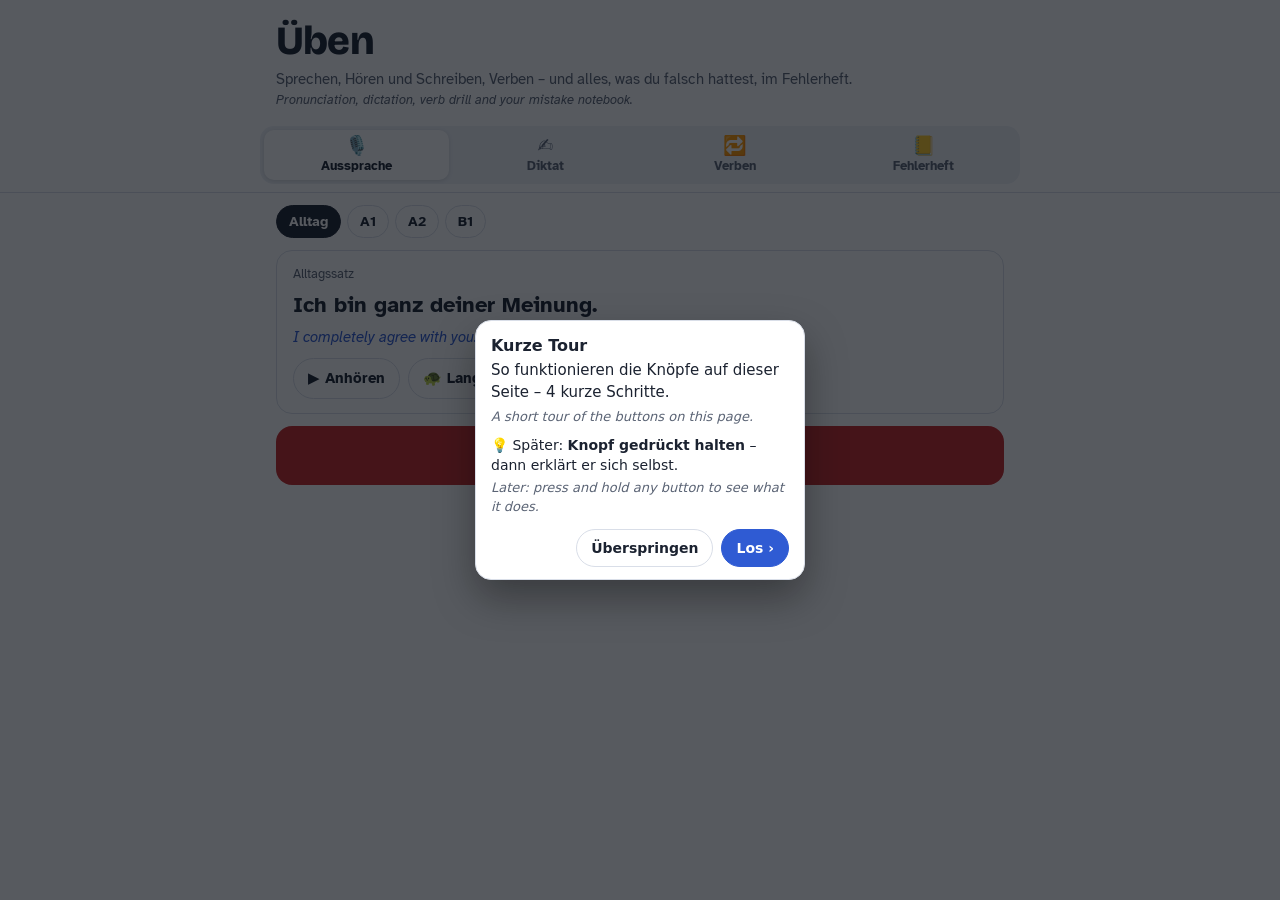
<file: ueben.html>
<!DOCTYPE html>
<html lang="de">
<head>
<meta charset="utf-8">
<script>/* Darstellung: the theme chosen at the top of the app (index.html) – light, dark or like the phone */
(function(){const set=t=>{const r=document.documentElement;if(t==="light"||t==="dark")r.dataset.theme=t;else delete r.dataset.theme};
try{set(localStorage.getItem("dl:theme"))}catch(e){}
addEventListener("message",e=>{if(e.origin===location.origin&&e.data&&"dlTheme" in e.data)set(e.data.dlTheme)})})();</script>
<meta name="viewport" content="width=device-width, initial-scale=1, viewport-fit=cover">
<title>Üben</title>
<link rel="preconnect" href="https://fonts.googleapis.com">
<link rel="preconnect" href="https://fonts.gstatic.com" crossorigin>
<link href="https://fonts.googleapis.com/css2?family=Atkinson+Hyperlegible:ital,wght@0,400;0,700;1,400&family=Bricolage+Grotesque:opsz,wght@12..96,500;12..96,800&display=swap" rel="stylesheet">
<style>
:root{--paper:#ffffff;--surface:#eef1f6;--ink:#1b2230;--muted:#5b6475;--line:#d9dee8;--b1:#2f5bd3;--a2:#b87d00;--a1:#1b8a6b;--hl:#2f5bd3;--hlbg:#e7edfc;
 --c:#c62828;--ok:#1b8a6b;--okbg:#e3f4ee;--bad:#c62f45;--badbg:#fde8eb;--warn:#b87d00;--warnbg:#fdf3dc}
@media (prefers-color-scheme:dark){:root:not([data-theme="light"]){--paper:#141821;--surface:#1d2230;--ink:#e8ebf2;--muted:#9aa3b5;--line:#2c3344;--b1:#7e9dff;--a2:#e8b33c;--a1:#4cc79f;--hl:#9db3ff;--hlbg:#232c47;
 --c:#d94848;--ok:#4cc79f;--okbg:#17332b;--bad:#ff8796;--badbg:#3a1d24;--warn:#e8b33c;--warnbg:#3a2f14}}
:root[data-theme="dark"]{--paper:#141821;--surface:#1d2230;--ink:#e8ebf2;--muted:#9aa3b5;--line:#2c3344;--b1:#7e9dff;--a2:#e8b33c;--a1:#4cc79f;--hl:#9db3ff;--hlbg:#232c47;
 --c:#d94848;--ok:#4cc79f;--okbg:#17332b;--bad:#ff8796;--badbg:#3a1d24;--warn:#e8b33c;--warnbg:#3a2f14}
*,*::before,*::after{box-sizing:border-box;touch-action:manipulation}
body{margin:0;background:var(--paper);color:var(--ink);font:16px/1.5 "Atkinson Hyperlegible",system-ui,-apple-system,"Segoe UI",sans-serif}
h1,h2,h3{font-family:"Bricolage Grotesque","Atkinson Hyperlegible",system-ui,sans-serif;margin:0}
button{font:inherit;color:inherit}
header.hero{padding:20px 16px 8px;max-width:760px;margin:0 auto}
h1{font-size:clamp(26px,5.5vw,40px);font-weight:800;line-height:1.05;letter-spacing:-.02em}
.sub{color:var(--muted);margin:6px 0 0;font-size:15px}
.en{display:block;color:var(--muted);font-size:13px;font-style:italic}
.bar{position:sticky;top:0;z-index:5;background:var(--paper);border-bottom:1px solid var(--line);padding:8px 16px}
.seg{max-width:760px;margin:0 auto;display:grid;grid-template-columns:repeat(4,1fr);gap:4px;background:var(--surface);border-radius:14px;padding:4px}
.seg button{border:0;background:transparent;border-radius:10px;padding:6px 2px;font-size:13px;font-weight:700;cursor:pointer;display:flex;flex-direction:column;align-items:center;gap:1px;line-height:1.15;position:relative;color:var(--muted)}
.seg button .ic{font-size:19px}
.seg button[aria-selected="true"]{background:var(--paper);color:var(--ink);box-shadow:0 1px 4px rgba(0,0,0,.12)}
.seg .cnt{position:absolute;top:2px;right:6px;min-width:18px;height:18px;padding:0 5px;border-radius:9px;background:var(--c);color:#fff;font-size:11px;line-height:18px}
.seg .cnt:empty{display:none}
main{max-width:760px;margin:0 auto;padding:12px 16px 120px}
.chips{display:flex;flex-wrap:wrap;gap:6px;margin:0 0 12px}
.chip{border:1.5px solid var(--line);background:var(--paper);border-radius:999px;padding:5px 12px;font-size:14px;font-weight:700;cursor:pointer}
.chip[aria-pressed="true"]{background:var(--ink);color:var(--paper);border-color:var(--ink)}
.chip small{font-weight:400;opacity:.75}
.lab{font-size:12px;font-weight:700;color:var(--muted);text-transform:uppercase;letter-spacing:.04em;margin:0 0 6px}
.card{border:1.5px solid var(--line);border-radius:16px;padding:14px 16px;margin:0 0 12px;background:var(--paper)}
.card.soft{background:var(--surface);border-color:transparent}
.target{font-size:22px;font-weight:700;line-height:1.35;margin:2px 0 4px}
.meta{display:flex;justify-content:space-between;align-items:center;gap:8px;color:var(--muted);font-size:13px;margin-bottom:6px}
.row{display:flex;flex-wrap:wrap;gap:8px;align-items:center;margin-top:10px}
.btn{border:1.5px solid var(--line);background:var(--paper);border-radius:999px;padding:8px 14px;font-size:15px;font-weight:700;cursor:pointer}
.btn.go{background:var(--c);border-color:var(--c);color:#fff}
.btn.big{padding:12px 20px;font-size:17px}
.btn.on{background:var(--hlbg);border-color:var(--hl);color:var(--hl)}
.btn:disabled{opacity:.45;cursor:default}
.mic{display:flex;align-items:center;justify-content:center;gap:8px;width:100%;border:0;border-radius:16px;padding:16px;font-size:18px;font-weight:800;background:var(--c);color:#fff;cursor:pointer;margin-top:12px}
.mic.on{animation:pulse 1.2s infinite}
@keyframes pulse{50%{opacity:.7}}
textarea,input.in{width:100%;font:inherit;font-size:18px;padding:10px 12px;border:1.5px solid var(--line);border-radius:12px;background:var(--surface);color:var(--ink);resize:vertical}
textarea:focus,input.in:focus{outline:3px solid var(--hl);outline-offset:1px}
.keys{display:flex;gap:5px;margin-top:6px;flex-wrap:wrap}
.keys button{min-width:38px;border:1.5px solid var(--line);background:var(--paper);border-radius:9px;padding:5px 0;font-size:17px;font-weight:700;cursor:pointer}
.note{background:var(--warnbg);border-radius:12px;padding:10px 12px;font-size:14px;margin:10px 0}
.note b{color:var(--ink)}
.words{font-size:21px;line-height:1.9;margin:4px 0}
.w{display:inline-block;padding:0 4px;border-radius:6px;margin:0 1px}
.w.ok{background:var(--okbg);color:var(--ok)}
.w.no{background:var(--badbg);color:var(--bad);text-decoration:underline wavy;text-underline-offset:4px}
.w small{display:block;font-size:12px;line-height:1.1;text-align:center;margin-top:-4px;font-weight:400;color:var(--muted);text-decoration:none}
.score{font-size:15px;font-weight:700;margin:6px 0}
.score.good{color:var(--ok)}.score.bad{color:var(--bad)}
.heardtx{color:var(--muted);font-size:14px}
/* Diktat result */
.dk{font-size:20px;line-height:2.1}
.dk .d{border-radius:5px}.dk .err,.dk .extra{padding:1px 3px}
.dk .pn{padding-left:0;padding-right:0}
.dk .err{background:var(--badbg)}
.dk .err s{color:var(--bad);font-size:15px;margin-right:3px}
.dk .err b{color:var(--ok)}
.dk .miss{border-bottom:2.5px dashed var(--bad);color:var(--bad);font-weight:700}
.dk .extra{color:var(--bad);text-decoration:line-through;font-size:16px}
.diffs{margin:10px 0 0;padding:0;list-style:none;display:flex;flex-direction:column;gap:6px}
.diffs li{background:var(--surface);border-radius:10px;padding:7px 10px;font-size:15px}
.diffs li .k{display:inline-block;font-size:11px;font-weight:800;text-transform:uppercase;letter-spacing:.03em;padding:1px 7px;border-radius:999px;color:#fff;background:var(--bad);margin-right:6px;vertical-align:1px}
.diffs li .k.uml{background:#8a3fa8}.diffs li .k.case{background:#c25e00}.diffs li .k.punct{background:#00838f}.diffs li .k.miss,.diffs li .k.extra{background:#6d4c41}
.diffs li small{display:block;color:var(--muted);font-size:13px}
.good{background:var(--okbg);color:var(--ok);border-radius:12px;padding:10px 12px;font-weight:700}
.bad{background:var(--badbg);color:var(--bad);border-radius:12px;padding:10px 12px;font-weight:700}
.good small,.bad small{display:block;font-weight:400;color:var(--ink);font-size:14px;margin-top:3px}
.entr{color:var(--b1);font-style:italic;font-size:15px;margin-top:6px}
/* Verben */
.vq{display:flex;align-items:baseline;gap:10px;flex-wrap:wrap;margin:6px 0 10px}
.vq .p{font-size:24px;font-weight:800}
.vq .inf{font-size:16px;color:var(--muted)}
.tag{display:inline-block;font-size:12px;font-weight:800;padding:2px 9px;border-radius:999px;background:var(--hlbg);color:var(--hl)}
.tag.perf{background:var(--warnbg);color:var(--warn)}.tag.praet{background:var(--okbg);color:var(--ok)}
.prog{height:6px;border-radius:3px;background:var(--surface);overflow:hidden;margin:4px 0 10px}
.prog i{display:block;height:100%;background:var(--c);transition:width .3s}
.miss-list{margin:8px 0 0;padding:0;list-style:none}
.miss-list li{border-bottom:1px solid var(--line);padding:7px 0;font-size:15px}
.miss-list li s{color:var(--bad)}
.big-n{font-size:44px;font-weight:800;font-family:"Bricolage Grotesque",system-ui,sans-serif;line-height:1}
/* Fehlerheft */
.fe{border:1.5px solid var(--line);border-radius:14px;padding:10px 12px;margin:0 0 8px;display:grid;grid-template-columns:1fr auto;gap:2px 8px}
.fe .src{font-size:12px;color:var(--muted);font-weight:700}
.fe .q{font-weight:700}
.fe .a{color:var(--ok);font-size:15px}
.fe .g{color:var(--bad);font-size:14px}
.fe .x{grid-row:1/span 4;grid-column:2;align-self:start;border:0;background:transparent;font-size:18px;cursor:pointer;color:var(--muted);padding:2px 4px}
.dots{display:inline-flex;gap:3px;vertical-align:middle;margin-left:4px}
.dots i{width:8px;height:8px;border-radius:50%;background:var(--line)}
.dots i.on{background:var(--ok)}
.opts{display:flex;flex-direction:column;gap:6px;margin-top:10px}
.opt{text-align:left;border:1.5px solid var(--line);background:var(--paper);border-radius:12px;padding:10px 12px;font-size:16px;cursor:pointer}
.opt.right{border-color:var(--ok);background:var(--okbg)}
.opt.wrongp{border-color:var(--bad);background:var(--badbg)}
.tiles{display:flex;flex-wrap:wrap;gap:6px;min-height:46px;padding:6px;border-radius:12px;margin-top:8px}
.tiles.ans{border:2px dashed var(--line)}
.tile{border:1.5px solid var(--line);background:var(--surface);border-radius:10px;padding:6px 10px;font-size:16px;font-weight:700;cursor:pointer}
details.ctx{margin-top:8px;font-size:14px;background:var(--surface);border-radius:10px;padding:6px 10px;white-space:pre-line}
details.ctx summary{cursor:pointer;font-weight:700}
.empty{text-align:center;color:var(--muted);border:1.5px dashed var(--line);border-radius:16px;padding:28px 16px}
.empty b{display:block;color:var(--ink);font-size:18px;margin-bottom:4px}
.link{border:0;background:transparent;color:var(--muted);text-decoration:underline;cursor:pointer;font-size:14px;padding:4px}
@media (max-width:600px){header.hero{padding:12px 16px 6px}.sub{font-size:14px}.sub .en{display:none}}
@media (max-width:420px){.target{font-size:20px}.words,.dk{font-size:19px}.seg button{font-size:12px}}
</style>
<!-- GoatCounter: counts page views anonymously, no cookies, nothing personal (deutsch-lernen.goatcounter.com) -->
<script data-goatcounter="https://deutsch-lernen.goatcounter.com/count" async src="https://gc.zgo.at/count.js"></script>
</head>
<body>
<header class="hero"><h1>Üben</h1><p class="sub">Sprechen, Hören und Schreiben, Verben – und alles, was du falsch hattest, im Fehlerheft.<span class="en">Pronunciation, dictation, verb drill and your mistake notebook.</span></p></header>
<div class="bar"><div class="seg" role="tablist" aria-label="Üben">
 <button role="tab" data-v="aus" aria-selected="false"><span class="ic" aria-hidden="true">🎙️</span>Aussprache</button>
 <button role="tab" data-v="dik" aria-selected="false"><span class="ic" aria-hidden="true">✍️</span>Diktat</button>
 <button role="tab" data-v="verb" aria-selected="false"><span class="ic" aria-hidden="true">🔁</span>Verben</button>
 <button role="tab" data-v="fehl" aria-selected="false"><span class="ic" aria-hidden="true">📒</span>Fehlerheft<span class="cnt" id="cnt"></span></button>
</div></div>
<main id="main"></main>
<script src="speak.js"></script>
<script src="fehler.js"></script>
<script src="woerter-lex.js"></script>
<script src="satzbau-data.js"></script>
<script src="saetze-data.js"></script>
<script src="ueben-lib.js"></script>
<script src="hilfe.js"></script>
<script>
/* Üben: four ways to practise, one tab.
   Aussprache – read a sentence aloud; the browser's speech recognition (de-DE)
     listens and every word is marked heard or different. Where the browser has
     none (Chrome on the iPhone), the keyboard's dictation does the listening.
   Diktat – hear a sentence (normal or slow), type it, and see every difference:
     ä ö ü ß, capital letters, missing words, punctuation.
   Verben – rounds of 10: Präsens, Perfekt (haben/sein + Partizip II),
     Präteritum, regular, irregular and separable verbs.
   Fehlerheft – every wrong answer from the Modelltests, Satzbau, the Grammatik
     tests, Diktat and Verben (fehler.js); the review asks each one again until it
     is right twice.
   On this device: dl:ueben:view, dl:ueben:aus, dl:ueben:dik, dl:ueben:verb,
   dl:fehler. The Tagesplan hears about sentences spoken ("hoeren") and verb
   rounds and Fehlerheft answers ("satz"). */
(function(){
const main=document.getElementById("main"),seg=[...document.querySelectorAll(".seg button")],cntEl=document.getElementById("cnt");
const esc=s=>String(s==null?"":s).replace(/&/g,"&amp;").replace(/</g,"&lt;").replace(/>/g,"&gt;").replace(/"/g,"&quot;");
const st=(k,d)=>{try{const v=JSON.parse(localStorage.getItem("dl:ueben:"+k)||"null");return v==null?d:v}catch(e){return d}};
const sv=(k,v)=>{try{localStorage.setItem("dl:ueben:"+k,JSON.stringify(v))}catch(e){}};
const toPlan=(k,n)=>{try{if(parent!==window)parent.postMessage({dlDo:k,n:n||1},location.origin)}catch(e){}};
const rnd=n=>Math.floor(Math.random()*n);
let rate=1;try{if(localStorage.getItem("dl:rate")==="0.75")rate=.75}catch(e){}
addEventListener("message",e=>{if(e.origin!==location.origin||!e.data)return;
 if(e.data.dlRate)rate=e.data.dlRate;
 if("dlShown" in e.data&&!e.data.dlShown)quiet();
 if(e.data.dlView)go(e.data.dlView)});

/* ---- read aloud: ▶ normal (the app's Tempo) and 🐢 slow ---- */
let playing=null;
function say(text,slow,btn){if(!window.Speak)return;
 if(playing===btn&&btn){quiet();return}quiet();
 playing=btn||null;if(btn)btn.classList.add("on");
 Speak.run([{text,rate:slow?.6:rate}],{onend:ok=>{if(btn)btn.classList.remove("on");if(playing===btn)playing=null;
  if(ok===false&&btn){const n=btn.closest(".card");if(n&&!n.querySelector(".nosound"))n.insertAdjacentHTML("beforeend",`<p class="note nosound">Kein Ton? Prüfe, ob das Handy stumm ist, und ob eine deutsche Stimme installiert ist (iPhone: Einstellungen › Bedienungshilfen › Gesprochene Inhalte › Stimmen › Deutsch).</p>`)}}})}
function quiet(){if(window.Speak)Speak.stop();if(playing)playing.classList.remove("on");playing=null;if(A&&A.rec)stopRec(true)}
/* umlaut keys for keyboards without them */
const KEYS=`<div class="keys" aria-label="Sonderzeichen">${["ä","ö","ü","ß","Ä","Ö","Ü"].map(c=>`<button type="button" data-key="${c}" tabindex="-1">${c}</button>`).join("")}</div>`;
main.addEventListener("pointerdown",e=>{if(e.target.closest("[data-key]"))e.preventDefault()});
function typeKey(c){const el=main.querySelector("textarea,input.in");if(!el)return;const s=el.selectionStart??el.value.length,t=el.selectionEnd??s;
 el.value=el.value.slice(0,s)+c+el.value.slice(t);el.selectionStart=el.selectionEnd=s+c.length;el.focus();el.dispatchEvent(new Event("input",{bubbles:true}))}

/* ---- views ---- */
let view=null;
function go(v){if(!["aus","dik","verb","fehl"].includes(v))v="aus";quiet();view=v;sv("view",v);
 seg.forEach(b=>b.setAttribute("aria-selected",String(b.dataset.v===v)));draw();scrollTo(0,0)}
function draw(){count();({aus:drawAus,dik:drawDik,verb:drawVerb,fehl:drawFehl})[view]()}
function count(){const n=Fehler.all().length;cntEl.textContent=n?String(n>99?"99+":n):""}
addEventListener("storage",e=>{if(e.key===Fehler.KEY){count();if(view==="fehl"&&!R)drawFehl()}});
seg.forEach(b=>b.onclick=()=>go(b.dataset.v));

/* ================= Aussprache ================= */
const SR=window.SpeechRecognition||window.webkitSpeechRecognition;
const IOS=/iPhone|iPad|iPod/i.test(navigator.userAgent)||(navigator.maxTouchPoints>1&&/Macintosh/.test(navigator.userAgent));
const LV_A=[["Alltag","Alltag"],["A1","A1"],["A2","A2"],["B1","B1"]];
const pools={};const pool=lv=>pools[lv]||(pools[lv]=UL.sentences(lv));
/* a sentence not among the last ones you had */
function pick(lv,key){const p=pool(lv),seen=st(key+":seen",[]);let s,k=0;do{s=p[rnd(p.length)];k++}while(seen.includes(s.id)&&k<40);
 seen.push(s.id);sv(key+":seen",seen.slice(-60));return s}
let A=null;
function aState(){if(!A){const lv=st("aus:lv","Alltag");A={lv,s:pick(lv,"aus"),res:null,rec:null,typed:"",noSR:!SR,why:"",done:0,full:0}}return A}
function drawAus(){const a=aState(),s=a.s;
 let h=`<div class="chips" role="group" aria-label="Sätze">${LV_A.map(([k,l])=>`<button class="chip" data-alv="${k}" aria-pressed="${a.lv===k}">${l}</button>`).join("")}</div>
 <div class="card"><div class="meta"><span>${a.lv==="Alltag"?"Alltagssatz":"Satz · "+a.lv}</span><span>${a.done?`${a.full} von ${a.done} ganz richtig`:""}</span></div>
 <div class="target" lang="de">${esc(s.de)}</div>${s.en?`<div class="entr">${esc(s.en)}</div>`:""}
 <div class="row"><button class="btn" data-say="n" type="button">▶ Anhören</button><button class="btn" data-say="s" type="button">🐢 Langsam</button><button class="btn" data-anext type="button">Anderer Satz ›</button></div></div>`;
 if(a.res)h+=ausResult(a);
 else if(a.rec)h+=`<div class="card soft"><div class="lab">Ich höre zu …</div><div class="heardtx" id="live">${esc(a.rec.view)||"Sprich jetzt den Satz."}</div><button class="mic on" data-stop type="button">■ Fertig</button></div>`;
 else if(a.noSR)h+=`<div class="card soft">${a.why?`<p class="note">${esc(a.why)}</p>`:`<p class="note"><b>Dieser Browser hat keine Spracherkennung</b>${IOS?" – so ist es oft bei Chrome auf dem iPhone":""}. So geht es trotzdem: Tippe ins Feld, dann auf das <b>🎙 Mikrofon der Tastatur</b>, sprich den Satz und tippe „Prüfen“.<span class="en">No speech recognition here – use the keyboard's dictation microphone instead.</span></p>`}
  <textarea id="atx" rows="3" lang="de" autocomplete="off" autocorrect="off" spellcheck="false" placeholder="Hier diktieren …">${esc(a.typed)}</textarea>
  <div class="row"><button class="btn go big" data-acheck type="button">Prüfen</button></div></div>`;
 else h+=`<button class="mic" data-listen type="button">🎙️ Sprechen</button><p class="heardtx" style="text-align:center">Erst ▶ anhören, dann laut vorlesen.<span class="en">Listen first, then read it aloud.</span></p>`;
 main.innerHTML=h}
function ausResult(a){const r=a.res,ok=r.filter(x=>x.ok).length,all=ok===r.length;
 return `<div class="card"><div class="lab">So wurde es verstanden</div>
 <div class="words" lang="de">${r.map(x=>`<span class="w ${x.ok?"ok":"no"}">${esc(x.t)}${!x.ok?`<small>${x.h?esc(x.h):"–"}</small>`:""}</span>`).join(" ")}</div>
 <div class="score ${all?"good":ok/r.length>=.7?"":"bad"}">${all?"🎉 Perfekt – jedes Wort verstanden!":`${ok} von ${r.length} Wörtern verstanden`}</div>
 <div class="heardtx">Gehört: „${esc(a.heardTx)||"…"}“</div>
 ${all?"":`<p class="heardtx">Die roten Wörter noch einmal: anhören (🐢), langsam und deutlich nachsprechen. Darunter steht, was verstanden wurde.<span class="en">Red = not understood as written; below it what was heard.</span></p>`}
 <div class="row"><button class="btn" data-again type="button">↺ Nochmal</button><button class="btn go" data-anext type="button">Nächster Satz ›</button></div></div>`}
function ausCheck(tx){const a=A;a.heardTx=tx;a.res=UL.heard(a.s.de,tx);a.rec=null;a.done++;if(a.res.every(x=>x.ok))a.full++;toPlan("hoeren");drawAus()}
function listen(){const a=A;let r;try{r=new SR()}catch(e){a.noSR=true;drawAus();return}
 r.lang="de-DE";r.interimResults=true;r.continuous=false;r.maxAlternatives=3;
 const rec={r,fin:"",im:"",view:"",ended:false};a.rec=rec;drawAus();
 /* of the alternatives, the one closest to the sentence */
 const bestAlt=res=>{let b=res[0].transcript,bs=-1;for(let k=0;k<res.length;k++){const t=res[k].transcript,sc=UL.heard(a.s.de,t).filter(x=>x.ok).length;if(sc>bs){bs=sc;b=t}}return b};
 r.onresult=e=>{let fin="",im="";for(let i=0;i<e.results.length;i++){const x=e.results[i];if(x.isFinal)fin+=" "+bestAlt(x);else im+=" "+x[0].transcript}
  rec.fin=fin.trim();rec.im=im.trim();rec.view=(rec.fin+" "+rec.im).trim();const el=document.getElementById("live");if(el)el.textContent=rec.view||"Sprich jetzt den Satz."};
 r.onerror=e=>{const c=e&&e.error;if(a.rec!==rec)return;
  if(c==="not-allowed"||c==="service-not-allowed"){a.rec=null;a.noSR=true;a.why=IOS?"Die Spracherkennung ist hier nicht erlaubt. In Safari: Einstellungen › Allgemein › Tastatur › „Diktierfunktion“ einschalten und das Mikrofon erlauben. Oder hier mit dem 🎙 der Tastatur diktieren:":"Das Mikrofon ist nicht erlaubt – erlaube es für diese Seite, oder diktiere hier mit dem 🎙 der Tastatur:";drawAus()}
  else if(c==="audio-capture"){a.rec=null;a.noSR=true;a.why="Kein Mikrofon gefunden – diktiere mit dem 🎙 der Tastatur:";drawAus()}
  else if(c==="network"){a.rec=null;a.noSR=true;a.why="Die Spracherkennung braucht hier Internet. Ohne Internet: mit dem 🎙 der Tastatur diktieren (am iPhone geht das oft auch offline).";drawAus()}};
 r.onend=()=>{if(a.rec!==rec)return;rec.ended=true;clearTimeout(rec.t);const tx=(rec.fin||rec.im).trim();
  if(tx)ausCheck(tx);else{a.rec=null;drawAus();main.insertAdjacentHTML("beforeend",`<p class="note">Nichts gehört. Tippe auf 🎙️ und sprich gleich los – laut und nah am Handy.</p>`)}};
 /* a phone that never ends by itself */
 rec.t=setTimeout(()=>{if(a.rec===rec)try{r.stop()}catch(e){}},20000);
 try{r.start()}catch(e){a.rec=null;a.noSR=true;drawAus()}}
function stopRec(silent){const a=A;if(!a||!a.rec)return;const rec=a.rec;try{rec.r.stop()}catch(e){}
 if(silent){try{rec.r.abort()}catch(e){}a.rec=null;return}
 /* the last words arrive with the end: wait for it, at most 2 s */
 setTimeout(()=>{if(a.rec===rec&&!rec.ended){const tx=(rec.fin||rec.im).trim();a.rec=null;if(tx)ausCheck(tx);else drawAus()}},2000)}

/* ================= Diktat ================= */
let D=null;
function dState(){if(!D){const lv=st("dik:lv","A1");D={lv,s:pick(lv,"dik"),typed:"",res:null,n:0,clean:0}}return D}
const KIND={uml:["ä ö ü ß","Umlaut oder ß"],case:["Groß/klein","capital letter"],spell:["Schreibung","spelling"],miss:["fehlt","missing"],extra:["zu viel","extra"],punct:["Satzzeichen","punctuation"],xpunct:["Satzzeichen","punctuation"]};
function why(x,first){const t=esc(x.t),g=esc(x.g);switch(x.kind){
 case "uml":return `<b>${t}</b> – du hast „${g}“ geschrieben.<small>${/ae|oe|ue/i.test(x.g)&&!/ae|oe|ue/i.test(x.t)?"Schreib ä, ö, ü statt ae, oe, ue – die Tasten stehen unter dem Feld.":/ß/.test(x.t)?"ß nach langem Vokal oder au/ei (Straße, groß, heißen).":/ss/.test(x.t)?"ss nach kurzem Vokal (muss, Wasser) – hier kein ß.":"Die Pünktchen gehören dazu: a/ä, o/ö, u/ü sind andere Laute und andere Wörter (schon – schön)."}</small>`;
 case "case":return /^[A-ZÄÖÜ]/.test(x.t)?`<b>${t}</b> schreibt man groß.<small>${first?"Am Satzanfang immer groß.":x.t==="Sie"||x.t==="Ihnen"||x.t==="Ihr"||x.t==="Ihre"?"Die höfliche Anrede Sie / Ihnen / Ihr schreibt man groß.":"Nomen schreibt man im Deutschen immer groß – auch mitten im Satz."} <i>Capital letter.</i></small>`
  :`<b>${t}</b> schreibt man klein.<small>Nur Nomen, Namen, die Anrede Sie und der Satzanfang sind groß. <i>Lower case.</i></small>`;
 case "spell":return `<b>${t}</b> – du hast „${g}“ geschrieben.<small>Hör das Wort noch einmal langsam (🐢).</small>`;
 case "miss":return `<b>${t}</b> fehlt.<small>Missing word.</small>`;
 case "extra":return `„${g}“ ist zu viel.<small>Not in the sentence.</small>`;
 case "punct":return x.g?`<b>${t}</b> statt „${g}“.<small>${x.t==="?"?"Eine Frage endet mit ?":x.t===","?"Vor weil, dass, wenn, ob, aber … und zwischen zwei Sätzen steht ein Komma.":"Punctuation."}</small>`
  :`<b>${t}</b> fehlt.<small>${x.t===","?"Vor weil, dass, wenn, ob, aber … und zwischen zwei Sätzen steht ein Komma.":x.t==="?"?"Eine Frage endet mit ?":"Satzzeichen fehlt – missing punctuation."}</small>`;
 case "xpunct":return `„${g}“ ist zu viel.<small>Extra punctuation.</small>`}}
function dkHtml(res){let firstWord=true;return res.map(x=>{let h;const sp=x.t&&/^[.,!?;:]$/.test(x.t)||!x.t&&/^[.,!?;:]$/.test(x.g)?"":" ";
 const pn=/^[.,!?;:]$/.test(x.t||x.g)?" pn":"";
 if(x.kind==="ok")h=`<span class="d${pn}">${esc(x.t)}</span>`;
 else if(x.kind==="miss"||x.kind==="punct"&&!x.g)h=`<span class="d miss${pn}">${esc(x.t)}</span>`;
 else if(x.kind==="extra"||x.kind==="xpunct")h=`<span class="d extra${pn}">${esc(x.g)}</span>`;
 else h=`<span class="d err"><s>${esc(x.g)}</s><b>${esc(x.t)}</b></span>`;
 if(x.t&&!/^[.,!?;:]$/.test(x.t))firstWord=false;return sp+h}).join("").trim()}
function diffList(res){let i=0,seenWord=false;const out=[];res.forEach(x=>{const first=!seenWord&&x.t&&!/^[.,!?;:]$/.test(x.t);if(x.t&&!/^[.,!?;:]$/.test(x.t))seenWord=true;
 if(x.kind!=="ok")out.push(`<li><span class="k ${x.kind==="xpunct"?"punct":x.kind}">${KIND[x.kind][0]}</span>${why(x,first)}</li>`)});return out}
function drawDik(){const d=dState();
 let h=`<div class="chips" role="group" aria-label="Niveau">${["A1","A2","B1"].map(l=>`<button class="chip" data-dlv="${l}" aria-pressed="${d.lv===l}">${l}</button>`).join("")}</div>
 <div class="card"><div class="meta"><span>Diktat · ${d.lv}</span><span>${d.n?`${d.clean} von ${d.n} fehlerfrei`:""}</span></div>
 <p style="margin:0">Hör zu und schreib den Satz. Achte auf <b>Groß/klein</b>, <b>ä ö ü ß</b> und <b>Satzzeichen</b>.<span class="en">Listen and type the sentence.</span></p>
 <div class="row"><button class="btn go" data-dsay="n" type="button">▶ Anhören</button><button class="btn" data-dsay="s" type="button">🐢 Langsam</button></div></div>`;
 if(!d.res)h+=`<div class="card"><textarea id="dtx" rows="3" lang="de" autocomplete="off" autocorrect="off" autocapitalize="off" spellcheck="false" placeholder="Schreib hier, was du hörst …">${esc(d.typed)}</textarea>${KEYS}
  <div class="row"><button class="btn go big" data-dcheck type="button">Prüfen</button><button class="link" data-dskip type="button">Anderer Satz</button></div></div>`;
 else{const errs=diffList(d.res);
  h+=`<div class="card">${errs.length?`<div class="bad">${errs.length===1?"1 Fehler":errs.length+" Fehler"}<small>Durchgestrichen = deins, grün = richtig, gestrichelt = fehlt.</small></div>`:`<div class="good">🎉 Fehlerfrei!</div>`}
  <div class="dk" lang="de" style="margin-top:8px">${dkHtml(d.res)}</div>
  ${errs.length?`<ul class="diffs">${errs.join("")}</ul>`:""}
  <div class="target" lang="de" style="font-size:18px;margin-top:12px">${esc(d.s.de)}</div>${d.s.en?`<div class="entr">${esc(d.s.en)}</div>`:""}
  ${errs.length?`<p class="heardtx">Steht jetzt im 📒 Fehlerheft.</p>`:""}
  <div class="row"><button class="btn go" data-dnext type="button">Nächster Satz ›</button></div></div>`}
 main.innerHTML=h}
function dikCheck(){const d=D,ta=document.getElementById("dtx");d.typed=ta?ta.value:d.typed;
 if(!d.typed.trim()){ta&&ta.focus();return}
 d.res=UL.diktat(d.s.de,d.typed);d.n++;const ok=d.res.every(x=>x.kind==="ok");if(ok)d.clean++;
 else Fehler.add({src:"Diktat "+d.lv,k:"text",m:"diktat",q:"Hör zu und schreib den Satz.",a:[d.s.de],say:d.s.de,g:d.typed.trim(),en:d.s.en});
 quiet();count();drawDik();scrollTo(0,0)}

/* ================= Verben ================= */
const TENSE={praes:["Präsens","present"],perf:["Perfekt","perfect"],praet:["Präteritum","simple past"]};
const KINDV={reg:"regelmäßig",irr:"unregelmäßig",sep:"trennbar"};
let V=null;
function vSet(){return Object.assign({t:["praes","perf","praet"],k:["reg","irr","sep"]},st("verb",{}))}
const MODAL=new Set(["müssen","können","dürfen","sollen","wollen","mögen","möchten"]);
const vKind=v=>v.sep?"sep":v.reg?"reg":"irr";
const cleanV=s=>String(s).toLowerCase().replace(/[.!?,;]+/g," ").replace(/^\s*(ich|du|er|sie|es|man|wir|ihr)\s+/,"").replace(/\s+/g," ").trim();
function verbOk(given,acc){const g=cleanV(given);return acc.some(a=>cleanV(a)===g)}
function newRound(only){const s=vSet(),list=UL.verbs().filter(v=>s.k.includes(vKind(v)));const qs=[],used=new Set();
 if(only)only.forEach(q=>qs.push(Object.assign({},q,{g:"",ok:null})));
 else for(let i=0;i<10&&list.length;i++){let v,k=0;do{v=list[rnd(list.length)];k++}while(used.has(v.inf)&&k<30);used.add(v.inf);
  /* modal verbs in the Perfekt (hat gemusst) are rare – they get another tense */
  const ts=MODAL.has(v.inf)&&s.t.length>1?s.t.filter(x=>x!=="perf"):s.t,t=ts[rnd(ts.length)],p=rnd(6),acc=[v[t][p]].concat(t==="praet"&&v.alt.praet[p]?[v.alt.praet[p]]:[]);
  qs.push({inf:v.inf,t,p,a:acc,aux:v.aux,sep:v.sep,kind:vKind(v),g:"",ok:null})}
 V={qs,i:0,score:0,streak:0,best:0,answered:false};drawVerb()}
function drawVerb(){if(!V||!V.qs.length){drawVerbStart();return}if(V.i>=V.qs.length){drawVerbEnd();return}
 const q=V.qs[V.i],T=TENSE[q.t];
 let h=`<div class="meta"><span>Frage ${V.i+1} von ${V.qs.length}</span><span>✓ ${V.score}${V.streak>=2?` · 🔥 ${V.streak}`:""}</span></div><div class="prog"><i style="width:${V.i/V.qs.length*100}%"></i></div>
 <div class="card"><span class="tag ${q.t}">${T[0]}</span> <span class="heardtx">${KINDV[q.kind]}</span>
 <div class="vq"><span class="p">${UL.PRON[q.p]}</span><span class="inf">(${esc(q.inf)})</span></div>
 <input class="in" id="vin" type="text" lang="de" autocomplete="off" autocorrect="off" autocapitalize="off" spellcheck="false" enterkeyhint="done" placeholder="${q.t==="perf"?"haben/sein + Partizip II":q.sep?"z. B. rufe an":"Verbform"}" value="${esc(q.g)}"${V.answered?" disabled":""}>${V.answered?"":KEYS}`;
 if(V.answered)h+=q.ok?`<div class="good" style="margin-top:10px">✓ Richtig${V.streak>=3?` – 🔥 ${V.streak} in Folge!`:""}<small>${UL.PRON[q.p]} ${esc(q.a[0])}</small></div>`
  :`<div class="bad" style="margin-top:10px">✗ Richtig: ${UL.PRON[q.p]} ${esc(q.a[0])}<small>${verbHint(q)}</small></div>`;
 h+=`<div class="row">${V.answered?`<button class="btn go big" data-vnext type="button">${V.i+1<V.qs.length?"Weiter ›":"Ergebnis"}</button>`:`<button class="btn go big" data-vcheck type="button">Prüfen</button><button class="link" data-vshow type="button">Weiß ich nicht</button>`}<button class="link" data-vquit type="button">Runde beenden</button></div></div>`;
 main.innerHTML=h;const inp=document.getElementById("vin");if(!V.answered&&inp&&matchMedia("(hover:hover)").matches)inp.focus();
 if(V.answered){const b=main.querySelector("[data-vnext]");b&&b.focus({preventScroll:true})}}
function verbHint(q){const g=cleanV(q.g),a=cleanV(q.a[0]);
 if(q.t==="perf"){const [ga]=g.split(" "),[aa]=a.split(" ");const S=["bin","bist","ist","sind","seid"],H=["habe","hast","hat","haben","habt"];
  if(q.aux==="sein"&&H.includes(ga))return `${esc(q.inf)} bildet das Perfekt mit <b>sein</b> – Bewegung von A nach B oder eine Veränderung (gehen, fahren, aufstehen, werden), dazu sein und bleiben.`;
  if(q.aux==="haben"&&S.includes(ga))return `${esc(q.inf)} bildet das Perfekt mit <b>haben</b> – wie die meisten Verben.`;
  if(ga===aa)return `Hilfsverb richtig – das Partizip II heißt <b>${esc(a.split(" ").slice(1).join(" "))}</b>.${q.sep?" Bei trennbaren Verben steht ge- in der Mitte (an<b>ge</b>rufen).":/^(be|ver|er|ent|emp|zer|über|unter)/.test(q.inf)||/ieren$/.test(q.inf)?" Ohne ge-: be-, ver-, er-, ent- … und -ieren.":""}`;
  return `Perfekt = <b>${q.aux==="sein"?"sein":"haben"}</b> (konjugiert) + Partizip II.`}
 if(g&&UL.fold(g)===UL.fold(a))return "Fast – achte auf ä ö ü ß.";
 if(q.sep)return "Trennbares Verb: die Vorsilbe steht am Ende (ich rufe … an).";
 if(q.t==="praet"&&/te(st|n|t)?$/.test(q.a[0].split(" ")[0]))return "Präteritum mit -te: ich/er "+esc(q.a[0].split(" ")[0].replace(/(st|n|t)$/,"").replace(/e?$/,"e"))+", du …-test, wir/sie …-ten, ihr …-tet.";
 if(q.t==="praet")return q.kind==="reg"?"Regelmäßig: Stamm + -te + Endung (machte, machtest, machten).":"Unregelmäßig: eigener Stamm (fahren → fuhr) – ich und er/sie/es ohne Endung.";
 if(q.kind==="irr"&&(q.p===1||q.p===2))return "Bei du und er/sie/es ändert sich oft der Vokal: e → i/ie, a → ä (geben → gibst, fahren → fährt).";
 return "Präsens: Stamm + -e, -st, -t, -en, -t, -en (ich mache, du machst, er macht …)."}
function verbCheck(show){const q=V.qs[V.i],inp=document.getElementById("vin");q.g=show?"":(inp?inp.value:"");
 if(!show&&!q.g.trim()){inp&&inp.focus();return}
 q.ok=!show&&verbOk(q.g,q.a);V.answered=true;
 if(q.ok){V.score++;V.streak++;V.best=Math.max(V.best,V.streak)}
 else{V.streak=0;Fehler.add({src:"Verben · "+TENSE[q.t][0],k:"text",m:"verb",q:`${UL.PRON[q.p]} … (${q.inf}, ${TENSE[q.t][0]})`,a:q.a,g:q.g.trim()||"weiß ich nicht",why:verbHint(q).replace(/<[^>]+>/g,"")})}
 count();drawVerb()}
function drawVerbStart(){const s=vSet(),best=st("verb:best",null),list=UL.verbs().filter(v=>s.k.includes(vKind(v)));
 main.innerHTML=`<div class="card"><h2 style="font-size:22px">Verben konjugieren</h2>
 <p style="margin:6px 0 0">10 schnelle Fragen: Person + Verb → die richtige Form.<span class="en">Ten quick conjugation questions.</span></p></div>
 <p class="lab">Zeiten</p><div class="chips">${Object.entries(TENSE).map(([k,[de,en]])=>`<button class="chip" data-vt="${k}" aria-pressed="${s.t.includes(k)}">${de} <small>${en}</small></button>`).join("")}</div>
 <p class="lab">Verben</p><div class="chips">${Object.entries(KINDV).map(([k,de])=>`<button class="chip" data-vk="${k}" aria-pressed="${s.k.includes(k)}">${de} <small>${UL.verbs().filter(v=>vKind(v)===k).length}</small></button>`).join("")}</div>
 <div class="card soft" style="font-size:14px"><b>Perfekt</b> = haben/sein + Partizip II (ich <b>habe</b> gegessen, ich <b>bin</b> gefahren). <b>Präteritum</b>: regelmäßig -te (machte), unregelmäßig eigener Stamm (fuhr). <b>Trennbar</b>: ich rufe … <b>an</b>.</div>
 <div class="row"><button class="btn go big" data-vstart type="button"${list.length&&s.t.length?"":" disabled"}>Runde starten (10)</button>${best?`<span class="heardtx">Bestes: ${best.s}/10 · 🔥 ${best.b}</span>`:""}</div>`}
function drawVerbEnd(){const miss=V.qs.filter(q=>!q.ok),b=st("verb:best",null);
 if(!V.saved){V.saved=true;toPlan("satz",5);if(V.qs.length===10&&(!b||V.score>b.s||V.score===b.s&&V.best>b.b))sv("verb:best",{s:V.score,b:V.best})}
 main.innerHTML=`<div class="card" style="text-align:center"><div class="big-n">${V.score} / ${V.qs.length}</div>
 <p style="margin:4px 0">${V.score===V.qs.length?"🎉 Alles richtig!":V.score>=V.qs.length*.7?"Gut gemacht!":"Weiter üben – das wird!"} · beste Serie 🔥 ${V.best}</p></div>
 ${miss.length?`<div class="card"><div class="lab">Deine Fehler (${miss.length}) – stehen im 📒 Fehlerheft</div><ul class="miss-list">${miss.map(q=>`<li><span class="tag ${q.t}">${TENSE[q.t][0]}</span> ${UL.PRON[q.p]} <b>${esc(q.a[0])}</b> <span class="heardtx">(${esc(q.inf)})</span>${q.g?` – <s>${esc(q.g)}</s>`:""}</li>`).join("")}</ul></div>`:""}
 <div class="row">${miss.length?`<button class="btn go" data-vmiss type="button">Nur die Fehler nochmal</button>`:""}<button class="btn${miss.length?"":" go"}" data-vstart type="button">Neue Runde</button><button class="btn" data-vmenu type="button">Einstellungen</button></div>`}

/* ================= Fehlerheft ================= */
const GROUPS=[["all","Alle"],["Modelltest","Modelltests"],["Satzbau","Satzbau"],["Grammatik","Grammatik"],["Diktat","Diktat"],["Verben","Verben"]];
const groupOf=e=>(GROUPS.find(([k])=>k!=="all"&&String(e.src).startsWith(k))||["all"])[0];
let fGroup="all",R=null;
const answerOf=e=>e.k==="mc"?e.o[e.a]:e.k==="order"?e.show[0]:(e.a||[])[0];
const dots=n=>`<span class="dots" title="${n} von 2 richtig">${[0,1].map(i=>`<i class="${i<n?"on":""}"></i>`).join("")}</span>`;
function drawFehl(){if(R){drawReview();return}
 const all=Fehler.all(),list=all.filter(e=>fGroup==="all"||groupOf(e)===fGroup).slice().reverse(),learned=Fehler.learned();
 if(!all.length){main.innerHTML=`<div class="empty"><b>📒 Dein Fehlerheft ist leer</b>Jede falsche Antwort aus den Modelltests, dem Satzbau, den Grammatik-Tests, dem Diktat und den Verben landet hier – mit der richtigen Lösung.${learned?`<br><br>🎉 Schon <b style="display:inline;font-size:inherit">${learned}</b> Fehler gelernt.`:""}<span class="en">Every wrong answer lands here. Answer it right twice and it leaves.</span></div>`;return}
 const n=k=>all.filter(e=>k==="all"||groupOf(e)===k).length;
 main.innerHTML=`<div class="card"><div style="display:flex;align-items:center;gap:14px"><div class="big-n">${all.length}</div><div>${all.length===1?"Fehler wartet":"Fehler warten"} auf dich${learned?`<br><span class="heardtx">🎉 ${learned} schon gelernt</span>`:""}</div></div>
 <p class="heardtx" style="margin:8px 0 0">Jeder Fehler kommt wieder, bis du ihn <b>zweimal richtig</b> hast – dann ist er raus.<span class="en">Answer each one right twice and it leaves the notebook.</span></p>
 <button class="mic" data-rstart type="button">▶ Wiederholen (${Math.min(list.length,12)})</button></div>
 <div class="chips">${GROUPS.filter(([k])=>n(k)).map(([k,l])=>`<button class="chip" data-fg="${k}" aria-pressed="${fGroup===k}">${l} <small>${n(k)}</small></button>`).join("")}</div>
 ${list.map(e=>`<div class="fe"><span class="src">${esc(e.src)}${e.n>1?` · ${e.n}× falsch`:""} ${dots(e.ok||0)}</span><span class="q">${esc(e.k==="order"&&e.en?e.en:e.q)}</span>
  <span class="a">✓ ${esc(answerOf(e))}</span>${e.g?`<span class="g">✗ ${esc(e.g)}</span>`:""}<button class="x" data-fdel="${e.id}" type="button" aria-label="Löschen" title="Aus dem Heft löschen">🗑</button></div>`).join("")}
 <div class="row"><button class="link" data-fclear type="button">Alle löschen</button></div>`}
/* the review: up to 12, oldest first; right once → back later in the round (with at least two others in between,
   else next time), right twice → out; wrong → once more at the end */
function startReview(){const list=Fehler.all().filter(e=>fGroup==="all"||groupOf(e)===fGroup).slice(0,12);if(!list.length)return;
 R={q:list.map(e=>e.id),i:0,seen:{},right:0,wrong:0,out:0,a:null};drawReview();scrollTo(0,0)}
function curE(){return Fehler.all().find(e=>e.id===R.q[R.i])}
function drawReview(){while(R.i<R.q.length&&!curE())R.i++;
 if(R.i>=R.q.length){const left=Fehler.all().length;
  main.innerHTML=`<div class="card" style="text-align:center"><div class="big-n">${R.right} ✓ · ${R.wrong} ✗</div><p>${R.out?`🎉 <b>${R.out}</b> ${R.out===1?"Fehler gelernt":"Fehler gelernt"} – raus aus dem Heft!`:"Weiter so – jeder kommt wieder, bis er sitzt."}</p><p class="heardtx">Noch ${left} im Heft.</p></div>
  <div class="row">${left?`<button class="btn go" data-rstart type="button">Weiter wiederholen</button>`:""}<button class="btn" data-rend type="button">Zum Fehlerheft</button></div>`;R=null;return}
 const e=curE(),a=R.a;
 let h=`<div class="meta"><span>${R.i+1} von ${R.q.length}</span><span>${esc(e.src)} ${dots(e.ok||0)}</span></div><div class="prog"><i style="width:${R.i/R.q.length*100}%"></i></div><div class="card">`;
 if(e.k==="order"){h+=`<div class="lab">Bau den Satz</div><div class="target" style="font-size:18px">${esc(e.en||e.q)}</div>`;
  if(!a){if(!R.tiles){R.tiles=e.blocks.map((t,i)=>({t,i})).sort(()=>Math.random()-.5);R.ans=[]}
   h+=`<div class="tiles ans" id="tans">${R.ans.map(i=>`<button class="tile" data-tback="${i}" type="button">${esc(R.tiles[i].t.replace(/^,\s*/,", "))}</button>`).join("")}</div>
   <div class="tiles">${R.tiles.map((x,i)=>R.ans.includes(i)?"":`<button class="tile" data-tput="${i}" type="button">${esc(x.t.replace(/^,\s*/,", "))}</button>`).join("")}</div>
   <div class="row"><button class="btn go" data-rcheck type="button"${R.ans.length===R.tiles.length?"":" disabled"}>Prüfen</button><button class="link" data-rshow type="button">Lösung zeigen</button></div>`}}
 else if(e.m==="diktat"){h+=`<div class="lab">Diktat – hör zu und schreib</div><div class="row" style="margin-top:0"><button class="btn go" data-rsay="n" type="button">▶ Anhören</button><button class="btn" data-rsay="s" type="button">🐢 Langsam</button></div>`;
  if(!a)h+=`<textarea id="rtx" rows="3" lang="de" autocomplete="off" autocorrect="off" autocapitalize="off" spellcheck="false" style="margin-top:10px" placeholder="Schreib hier, was du hörst …"></textarea>${KEYS}<div class="row"><button class="btn go" data-rcheck type="button">Prüfen</button><button class="link" data-rshow type="button">Lösung zeigen</button></div>`}
 else{h+=`<div class="target" style="font-size:19px">${esc(e.q)}</div>`;
  if(e.say)h+=`<div class="row" style="margin-top:4px"><button class="btn" data-rsay="n" type="button">▶ Hörtext</button></div>`;
  if(e.ctx)h+=`<details class="ctx"><summary>Text zur Aufgabe</summary>${esc(e.ctx)}</details>`;
  if(e.k==="mc")h+=`<div class="opts">${e.o.map((o,i)=>`<button class="opt${a?i===e.a?" right":i===a.pick?" wrongp":"":""}" data-ropt="${i}" type="button"${a?" disabled":""}>${esc(o)}</button>`).join("")}</div>`;
  else if(!a)h+=`<input class="in" id="rin" type="text" lang="de" autocomplete="off" autocorrect="off" autocapitalize="off" spellcheck="false" enterkeyhint="done" style="margin-top:10px">${KEYS}<div class="row"><button class="btn go" data-rcheck type="button">Prüfen</button><button class="link" data-rshow type="button">Lösung zeigen</button></div>`}
 if(a){const msg=a.ok?(a.out?`🎉 Gelernt – raus aus dem Heft!`:`✓ Richtig – noch einmal richtig, dann ist er raus.`):`✗ Noch nicht – er kommt wieder.`;
  h+=`<div class="${a.ok?"good":"bad"}" style="margin-top:10px">${msg}<small>Richtig: <b>${esc(answerOf(e)||"")}</b>${a.given?`<br>Deine Antwort: ${esc(a.given)}`:""}${e.why?`<br>💡 ${esc(e.why)}`:""}${e.en&&e.k!=="order"?`<br><i>${esc(e.en)}</i>`:""}</small></div>
  ${a.diff?`<div class="dk" style="margin-top:6px">${a.diff}</div>`:""}
  <div class="row"><button class="btn go big" data-rnext type="button">Weiter ›</button></div>`}
 h+=`</div><div class="row"><button class="link" data-rend type="button">Wiederholen beenden</button></div>`;
 main.innerHTML=h;const inp=document.getElementById("rin")||document.getElementById("rtx");if(inp&&matchMedia("(hover:hover)").matches)inp.focus()}
const formNorm=s=>String(s).toLowerCase().replace(/[.!?,;:]+$/,"").replace(/ae/g,"ä").replace(/oe/g,"ö").replace(/ue/g,"ü").replace(/\s+/g," ").trim();
function reviewAnswer(given,show){const e=curE();if(!e)return;let ok=false,diff="";
 if(show)ok=false;
 else if(e.k==="mc")ok=given===e.a;
 else if(e.k==="order"){const k=R.ans.map(i=>R.tiles[i].t.replace(/^,\s*/,"").toLowerCase()).join("|");ok=e.sols.some(s=>s.join("|")===k);given=null}
 else if(e.m==="diktat"){const r=UL.diktat(e.a[0],given||"");ok=r.every(x=>x.kind==="ok");if(!ok&&given)diff=dkHtml(r)}
 else if(e.m==="verb")ok=verbOk(given,e.a);
 else ok=e.a.some(x=>formNorm(x)===formNorm(given));
 R.seen[e.id]=(R.seen[e.id]||0)+1;let out=false;
 if(ok){R.right++;out=Fehler.right(e.id);if(out)R.out++;else if(R.seen[e.id]<3&&R.q.length-R.i-1>=2)R.q.push(e.id);toPlan("satz")}
 else{R.wrong++;Fehler.wrong(e.id);if(R.seen[e.id]<3)R.q.push(e.id)}
 R.a={ok,out,pick:e.k==="mc"?given:null,given:e.k==="mc"||e.k==="order"||show?"":given,diff};
 /* the entry is still needed to show the answer once it has left */
 R.last=e;drawReviewKeep(e)}
function drawReviewKeep(e){const real=Fehler.all;Fehler.all=()=>real().some(x=>x.id===e.id)?real():real().concat([e]);try{drawReview()}finally{Fehler.all=real}}
function nextReview(){R.i++;R.a=null;R.tiles=null;R.ans=null;quiet();drawReview();scrollTo(0,0)}

/* ---- taps ---- */
main.addEventListener("click",e=>{const t=e.target.closest("button");if(!t)return;const d=t.dataset;
 if(d.key){typeKey(d.key);return}
 /* Aussprache */
 if(d.alv){A.lv=d.alv;sv("aus:lv",d.alv);A.s=pick(d.alv,"aus");A.res=null;A.typed="";drawAus();return}
 if(d.say){say(A.s.de,d.say==="s",t);return}
 if("anext" in d){quiet();A.s=pick(A.lv,"aus");A.res=null;A.typed="";drawAus();return}
 if("again" in d){A.res=null;A.typed="";drawAus();return}
 if("listen" in d){quiet();listen();return}
 if("stop" in d){stopRec(false);t.disabled=true;t.textContent="Einen Moment …";return}
 if("acheck" in d){const ta=document.getElementById("atx");A.typed=ta.value;if(!A.typed.trim()){ta.focus();return}ausCheck(A.typed);return}
 /* Diktat */
 if(d.dlv){D.lv=d.dlv;sv("dik:lv",d.dlv);D.s=pick(d.dlv,"dik");D.res=null;D.typed="";drawDik();return}
 if(d.dsay){say(D.s.de,d.dsay==="s",t);return}
 if("dcheck" in d){dikCheck();return}
 if("dnext" in d||"dskip" in d){quiet();D.s=pick(D.lv,"dik");D.res=null;D.typed="";drawDik();return}
 /* Verben */
 if(d.vt||d.vk){const s=vSet(),k=d.vt?"t":"k",v=d.vt||d.vk;s[k]=s[k].includes(v)?s[k].filter(x=>x!==v):s[k].concat([v]);if(!s[k].length)s[k]=[v];sv("verb",s);drawVerbStart();return}
 if("vstart" in d){newRound();return}
 if("vmenu" in d||"vquit" in d){V=null;drawVerb();return}
 if("vmiss" in d){newRound(V.qs.filter(q=>!q.ok));return}
 if("vcheck" in d){verbCheck(false);return}
 if("vshow" in d){verbCheck(true);return}
 if("vnext" in d){V.i++;V.answered=false;drawVerb();return}
 /* Fehlerheft */
 if(d.fg){fGroup=d.fg;drawFehl();return}
 if(d.fdel){Fehler.remove(d.fdel);drawFehl();count();return}
 if("fclear" in d){if(confirm("Alle Fehler aus dem Heft löschen? Das geht nicht rückgängig."))Fehler.clear();drawFehl();count();return}
 if("rstart" in d){startReview();return}
 if("rend" in d){R=null;quiet();drawFehl();count();return}
 if(d.rsay){const ex=(R&&R.last&&R.a?R.last:curE());if(ex)say(ex.m==="diktat"?ex.say:String(ex.say).replace(/^[^:\n]{1,24}:\s*/gm,""),d.rsay==="s",t);return}
 if(d.tput!=null){R.ans.push(+d.tput);drawReview();return}
 if(d.tback!=null){R.ans=R.ans.filter(i=>i!==+d.tback);drawReview();return}
 if(d.ropt!=null){reviewAnswer(+d.ropt);return}
 if("rcheck" in d){const inp=document.getElementById("rin")||document.getElementById("rtx");if(inp&&!inp.value.trim()){inp.focus();return}reviewAnswer(inp?inp.value:null);return}
 if("rshow" in d){reviewAnswer("",true);return}
 if("rnext" in d){count();nextReview();return}
});
main.addEventListener("keydown",e=>{if(e.key!=="Enter"||e.shiftKey)return;
 if(e.target.id==="vin"){e.preventDefault();verbCheck(false)}
 else if(e.target.id==="rin"){e.preventDefault();main.querySelector("[data-rcheck]").click()}});
main.addEventListener("input",e=>{if(e.target.id==="dtx")D.typed=e.target.value;if(e.target.id==="atx")A.typed=e.target.value});

go((location.hash.slice(1)||st("view","aus")));
if(window.Hilfe)Hilfe.setup({tab:"ueben",tours:[{id:"page",steps:[
 {sel:'.seg [data-v="aus"]',t:"🎙️ Aussprache",de:"Lies einen Satz laut vor – die App zeigt, welche Wörter sie verstanden hat.",en:"Read aloud; see which words were understood."},
 {sel:'.seg [data-v="dik"]',t:"✍️ Diktat",de:"Hör einen Satz und schreib ihn – jeder Fehler wird erklärt: ä ö ü ß, groß/klein, Komma.",en:"Hear it, type it, see every difference."},
 {sel:'.seg [data-v="verb"]',t:"🔁 Verben",de:"10 schnelle Fragen: Präsens, Perfekt, Präteritum.",en:"Quick conjugation rounds."},
 {sel:'.seg [data-v="fehl"]',t:"📒 Fehlerheft",de:"Alle deine Fehler aus Tests, Satzbau, Diktat und Verben – wiederholen, bis jeder zweimal sitzt.",en:"Your mistakes, until each is right twice."}]}]});
})();
</script>
</body>
</html>
</file>
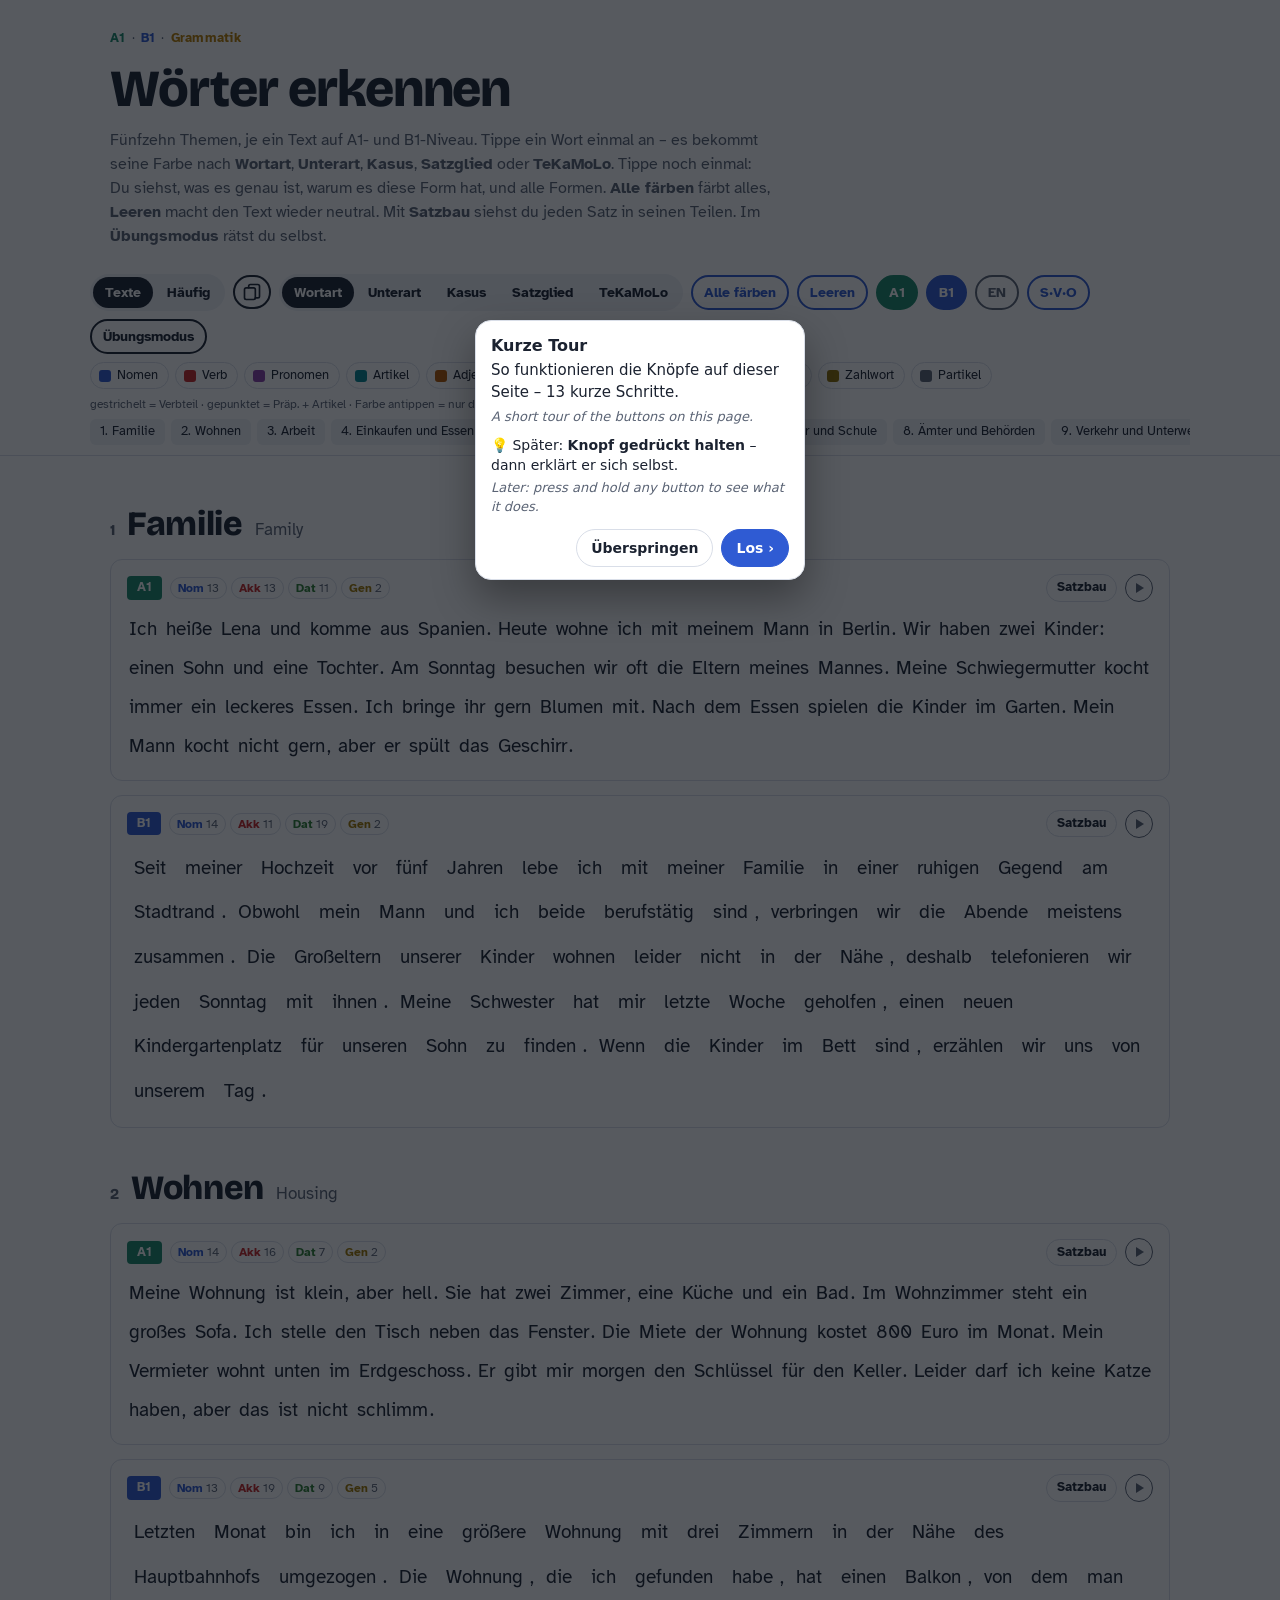
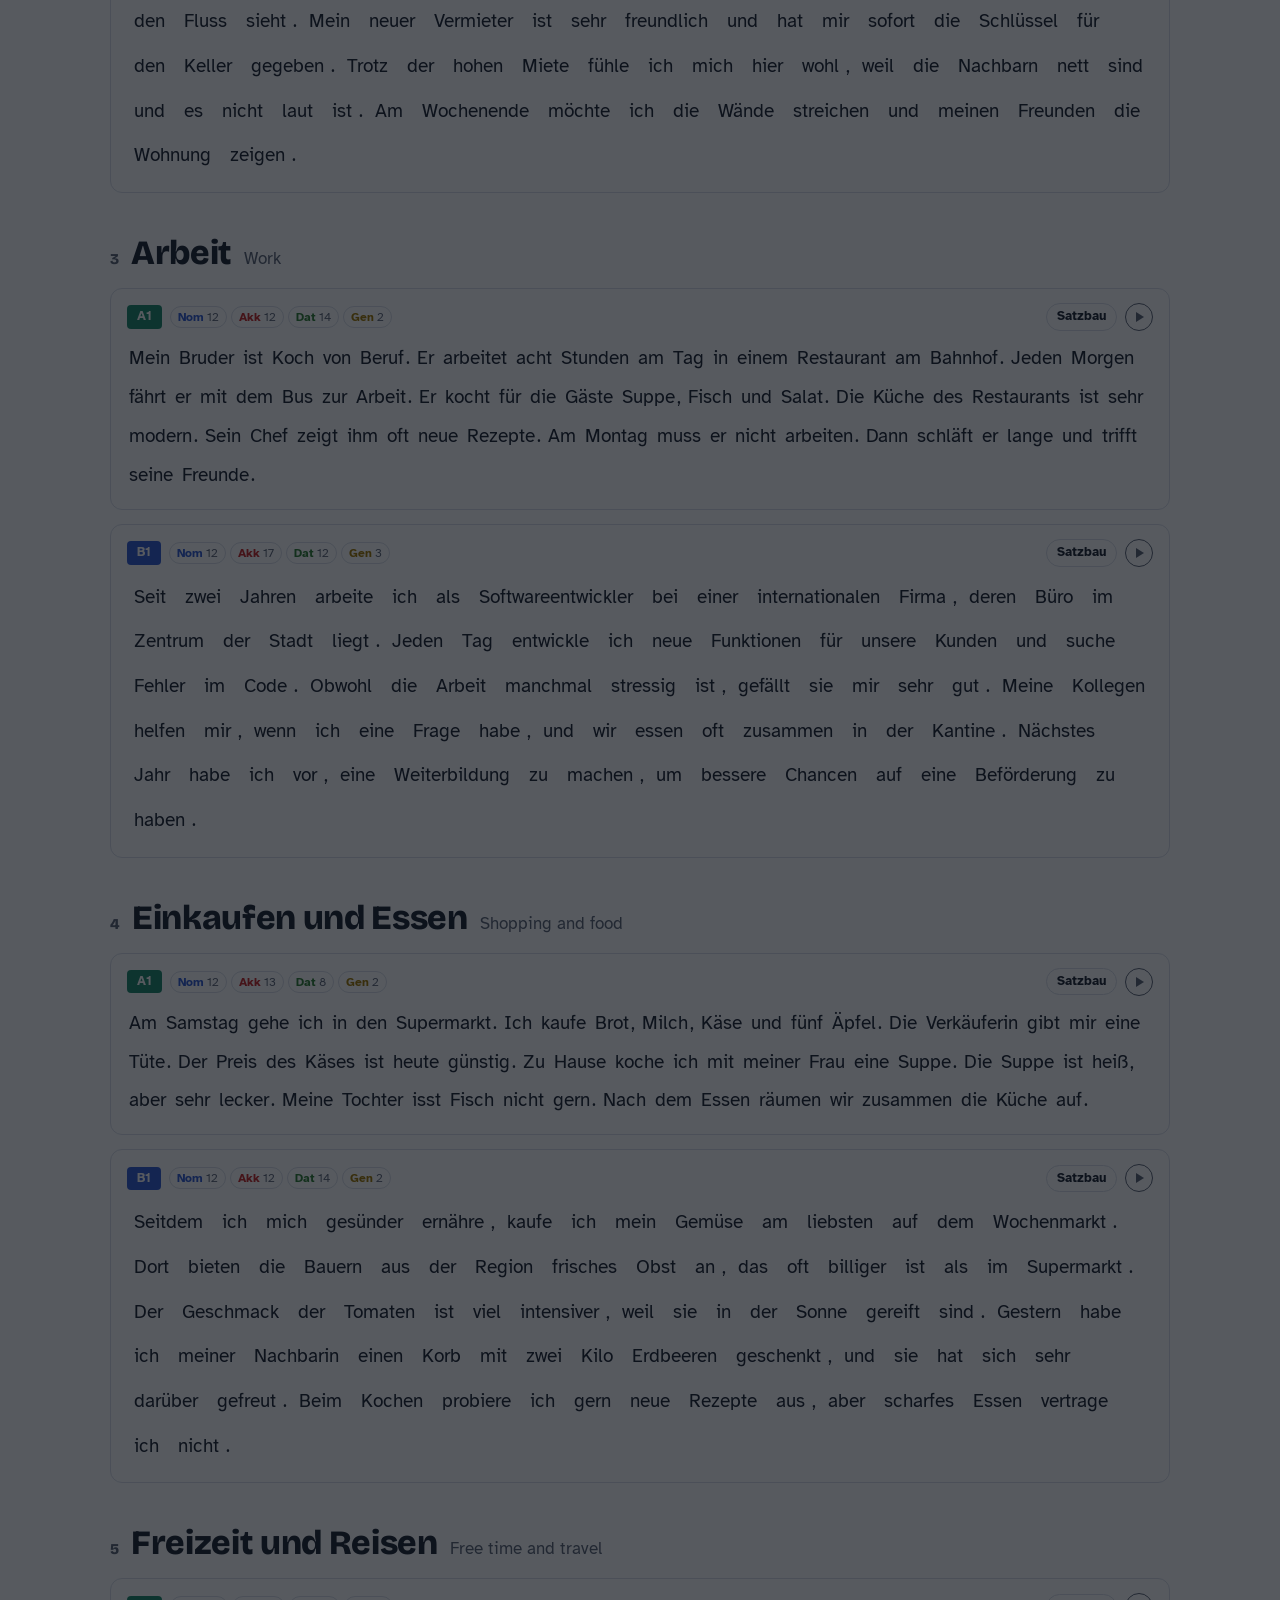
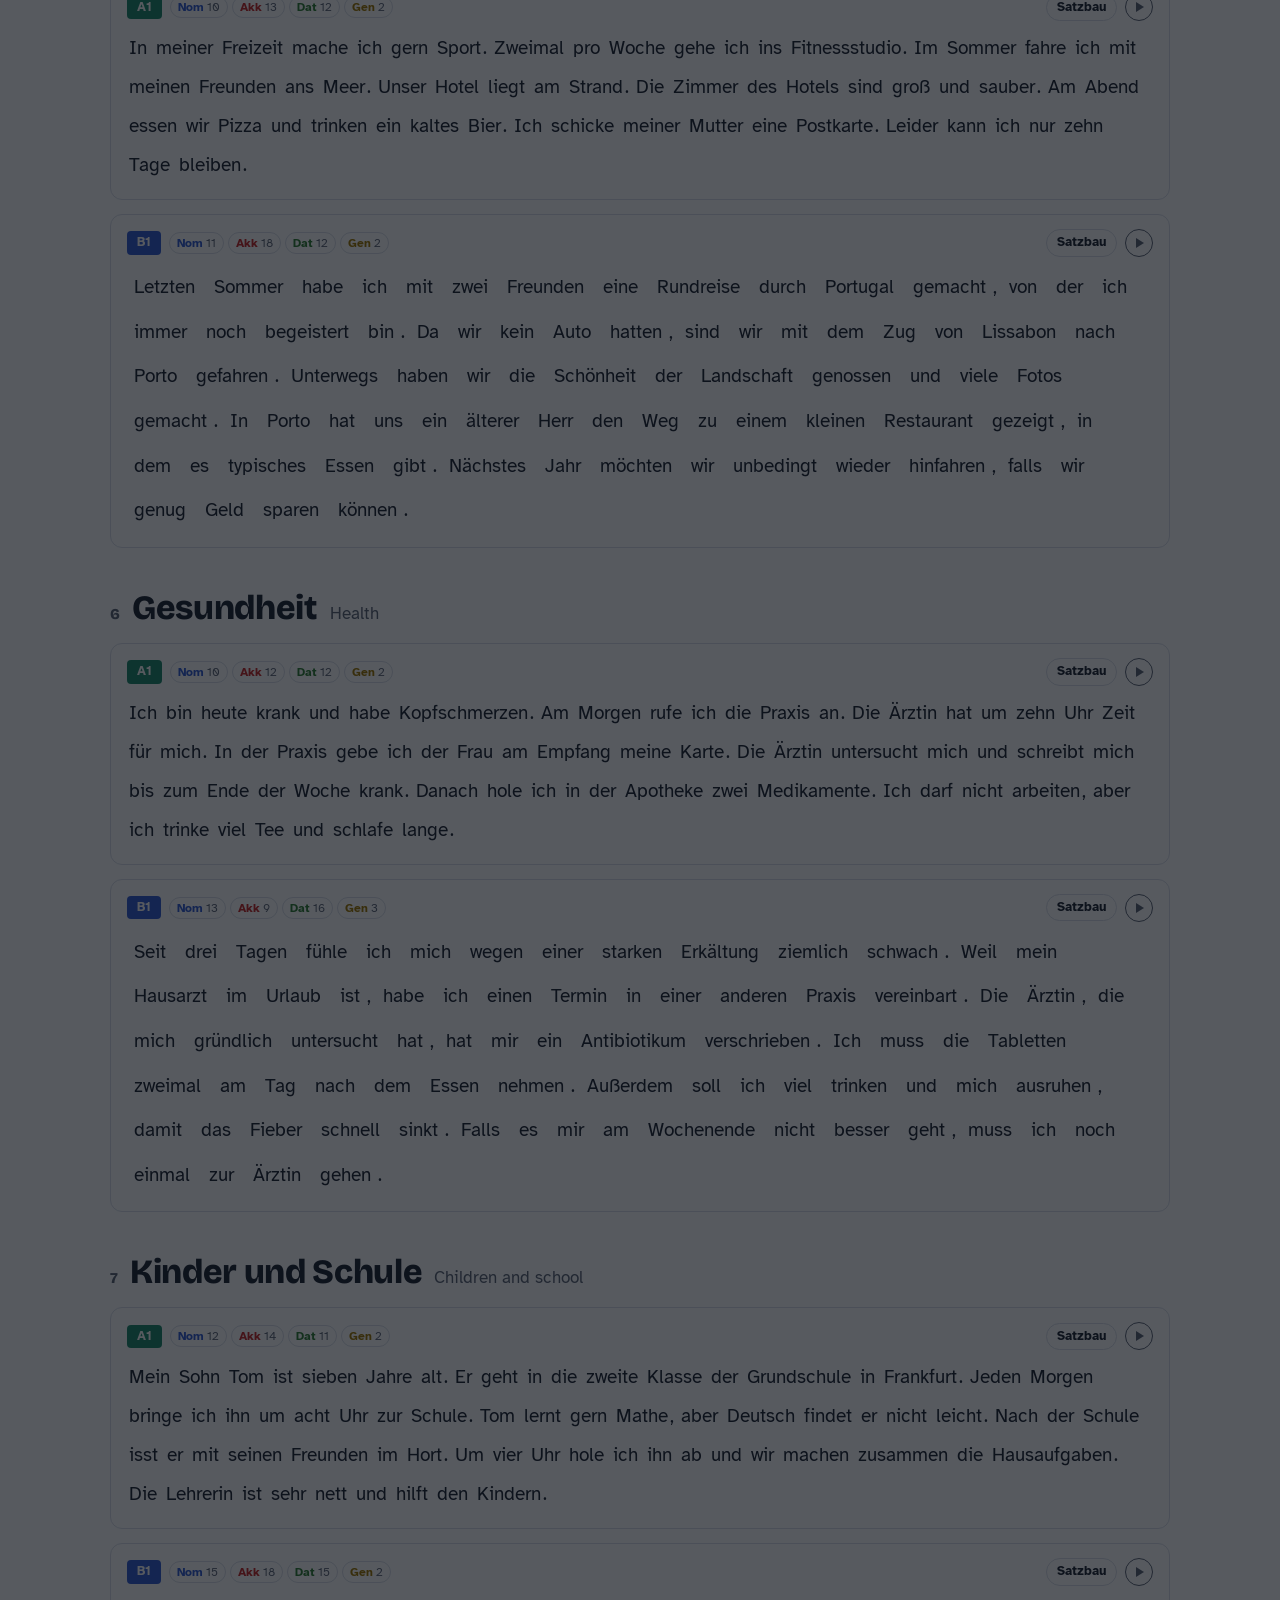
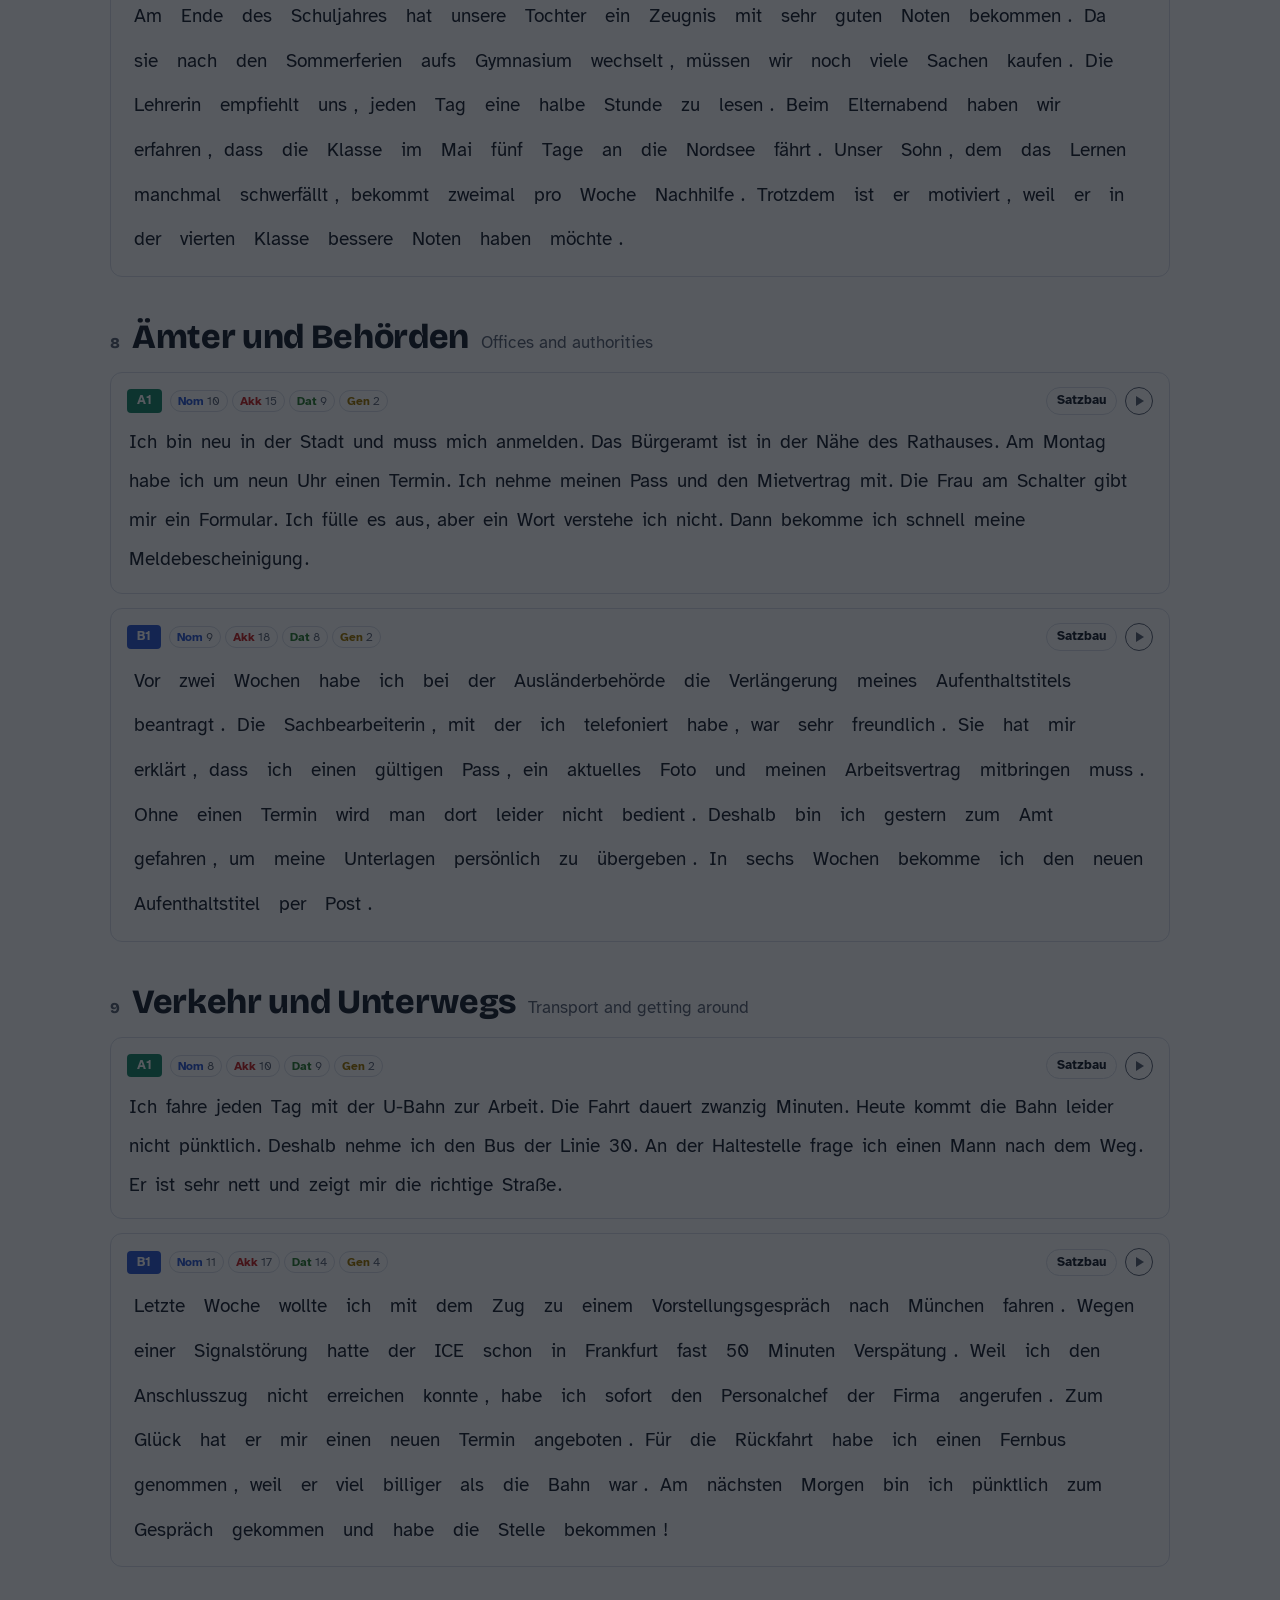
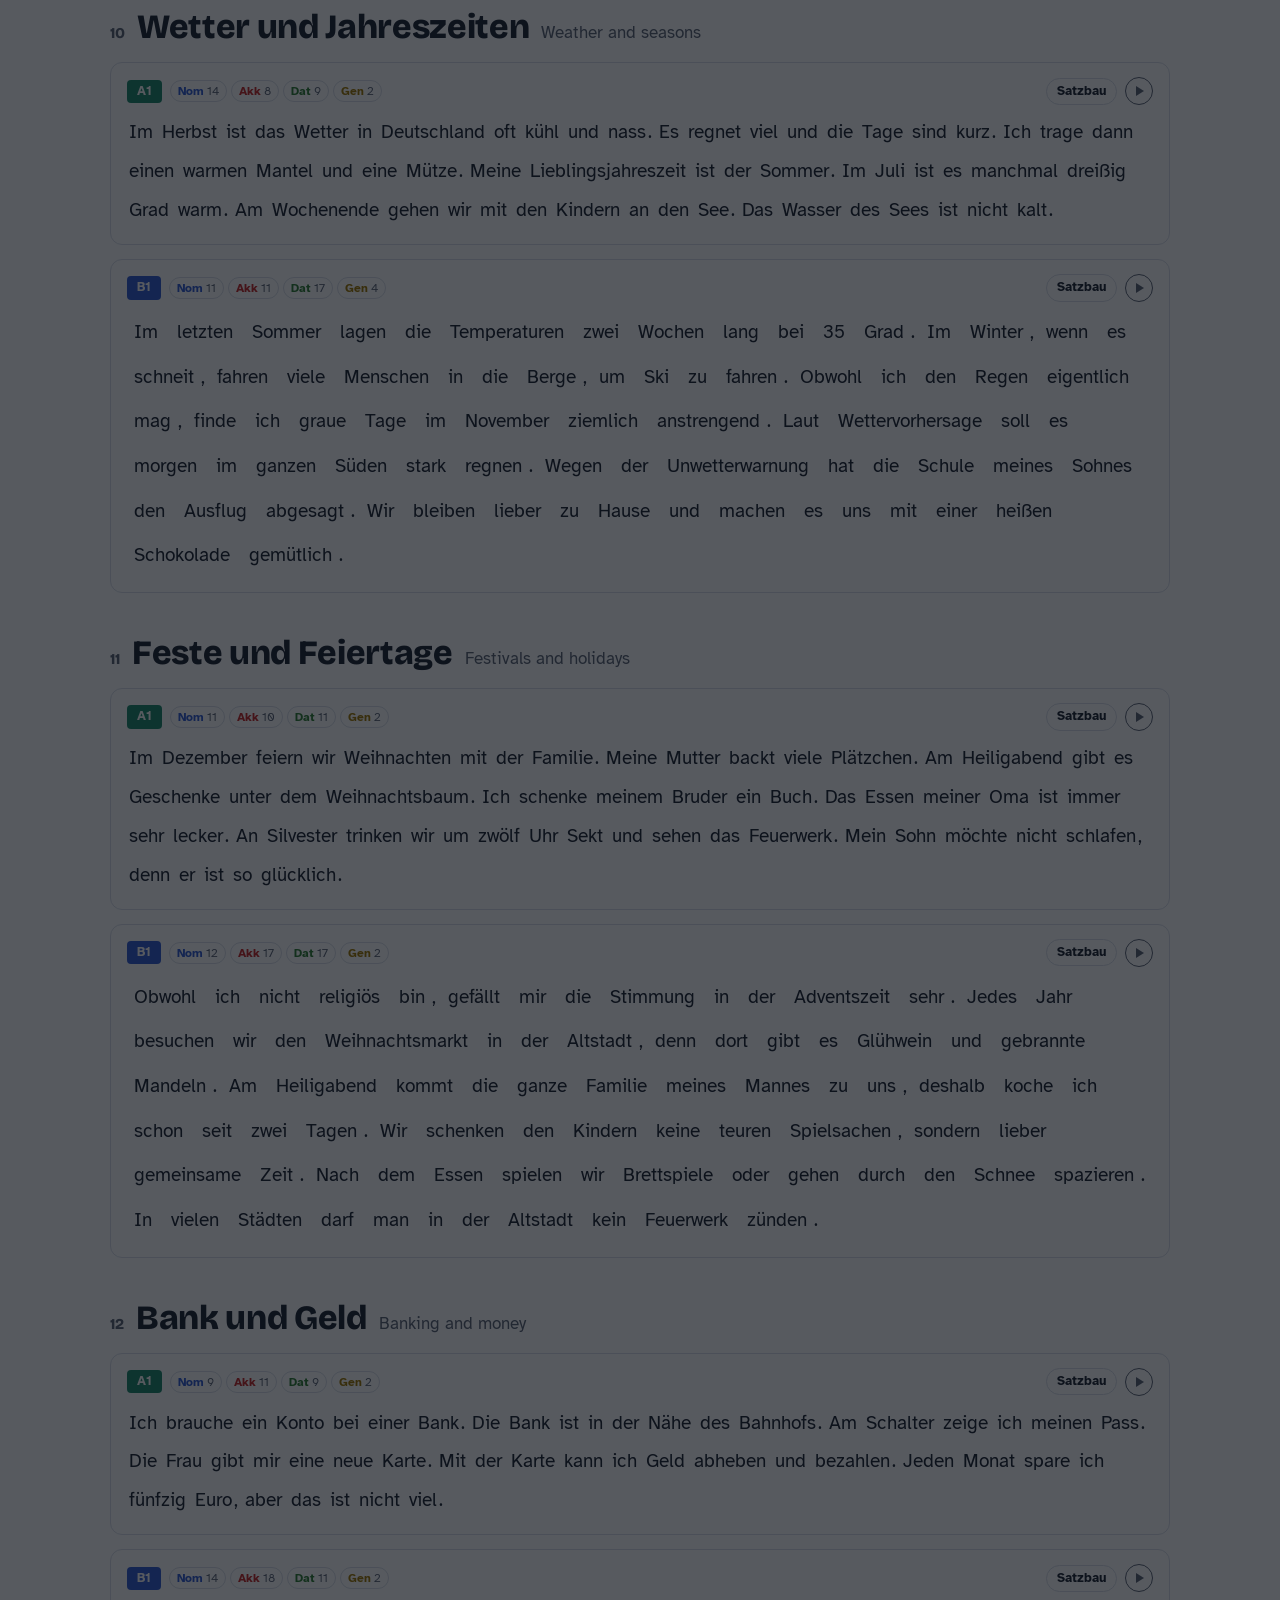
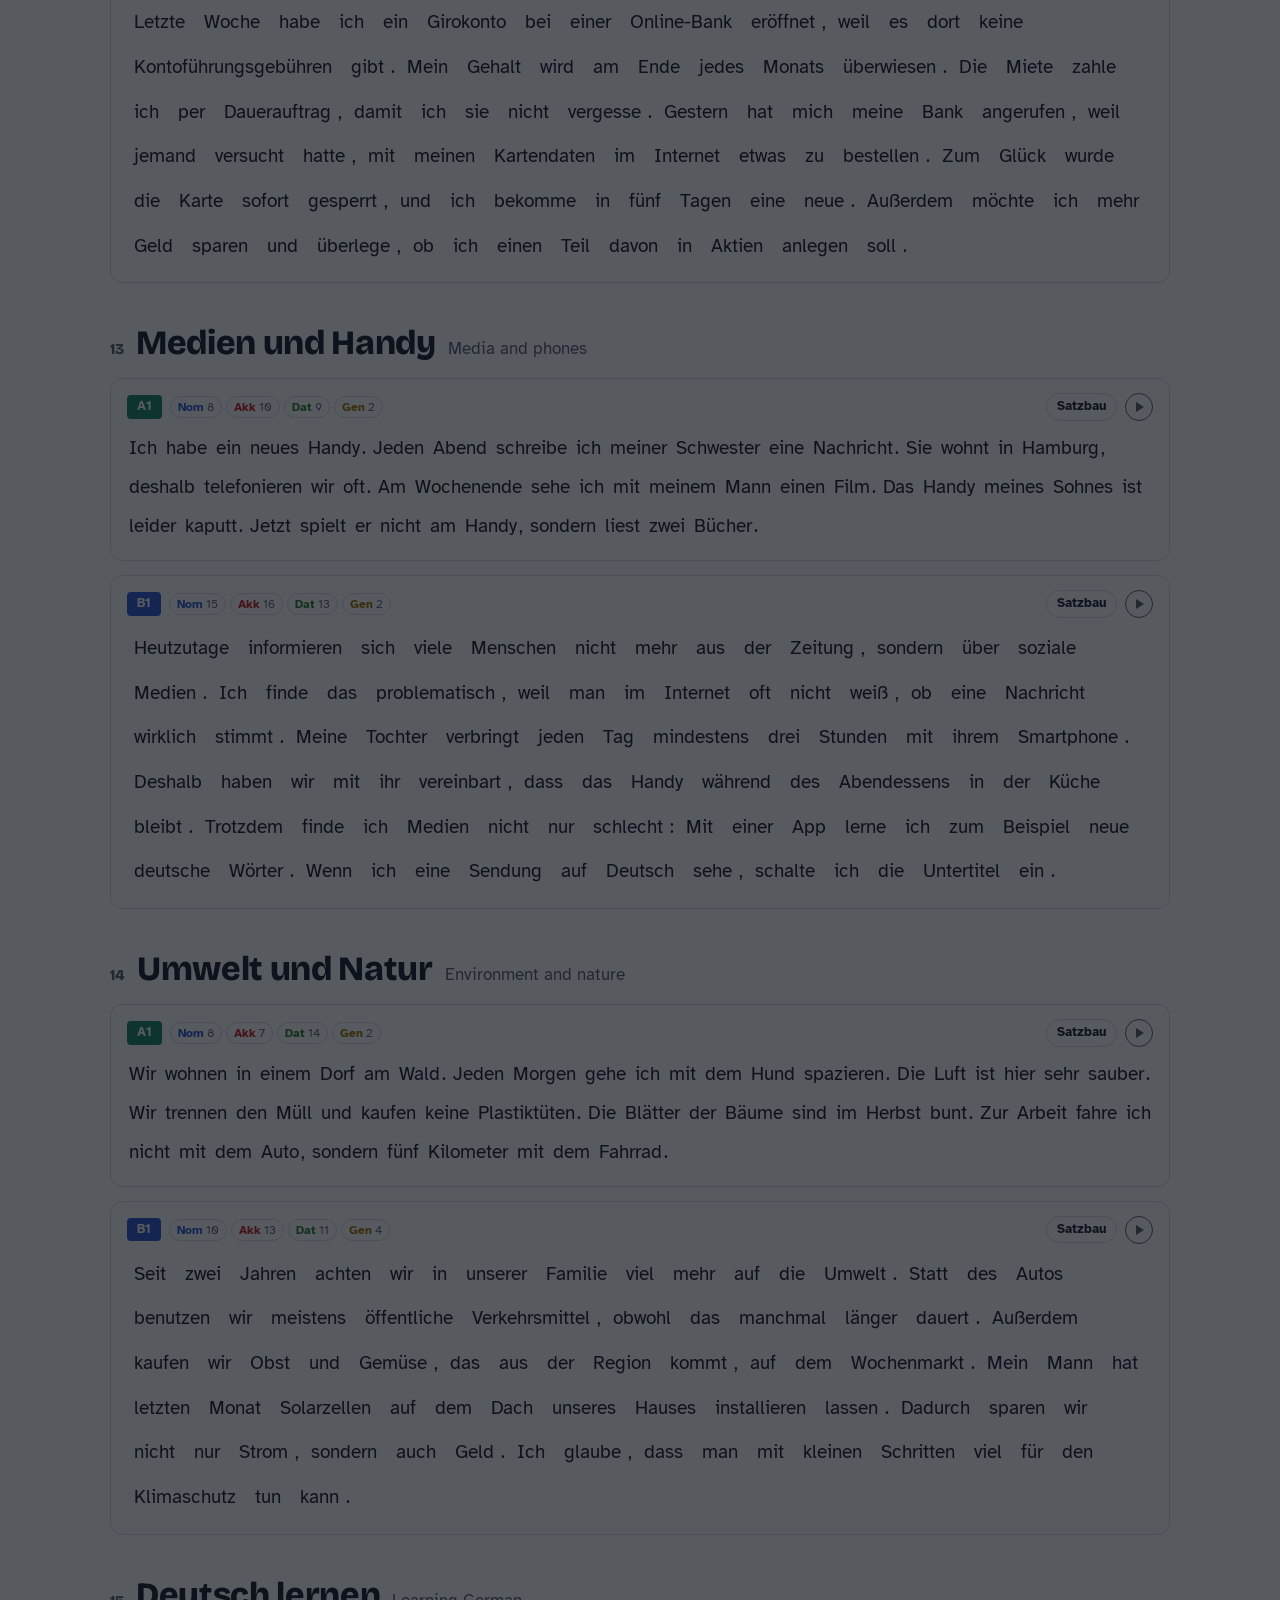
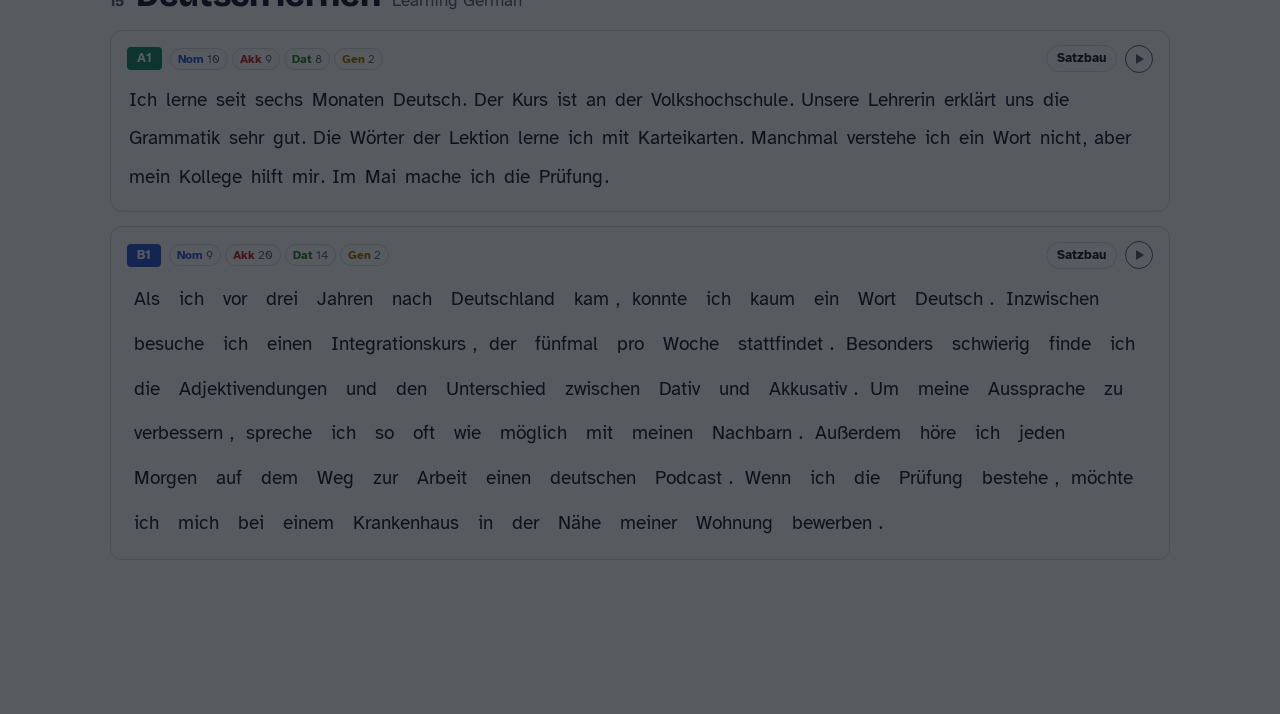
<file: woerter.html>
<!DOCTYPE html>
<html lang="de">
<head>
<meta charset="utf-8">
<script>/* Darstellung: the theme chosen at the top of the app (index.html) – light, dark or like the phone */
(function(){const set=t=>{const r=document.documentElement;if(t==="light"||t==="dark")r.dataset.theme=t;else delete r.dataset.theme};
try{set(localStorage.getItem("dl:theme"))}catch(e){}
addEventListener("message",e=>{if(e.origin===location.origin&&e.data&&"dlTheme" in e.data)set(e.data.dlTheme)})})();</script>
<meta name="viewport" content="width=device-width, initial-scale=1, viewport-fit=cover">
<title>Wörter erkennen</title>
<link rel="preconnect" href="https://fonts.googleapis.com">
<link rel="preconnect" href="https://fonts.gstatic.com" crossorigin>
<link href="https://fonts.googleapis.com/css2?family=Atkinson+Hyperlegible:ital,wght@0,400;0,700;1,400&family=Bricolage+Grotesque:opsz,wght@12..96,500;12..96,800&display=swap" rel="stylesheet">
<style>
:root{--paper:#ffffff;--surface:#eef1f6;--ink:#1b2230;--muted:#5b6475;--line:#d9dee8;--b1:#2f5bd3;--a2:#b87d00;--a1:#1b8a6b;--ok:#1b8a6b;--no:#c62828;
--c-N:#2f5bd3;--c-V:#c62828;--c-P:#8a3fa8;--c-A:#00838f;--c-J:#b35900;--c-ADV:#2e7d32;--c-PR:#6d4c41;--c-K:#ad1457;--c-Z:#8d6e00;--c-T:#5b6475;
--k-N:#2f5bd3;--k-A:#c62828;--k-D:#2e7d32;--k-G:#a07800;
--r-S:#2f5bd3;--r-P:#c62828;--r-AO:#b35900;--r-DO:#2e7d32;--r-GA:#a07800;--r-AB:#00838f;--r-PO:#8a3fa8;--r-PN:#ad1457;--r-AT:#6d4c41;--r-K:#5b6475;
--s1:#2f5bd3;--s2:#c62828;--s3:#2e7d32;--s4:#b35900;--s5:#8a3fa8;--s6:#00838f;--s7:#ad1457;
--t-te:#2f5bd3;--t-ka:#c62828;--t-mo:#2e7d32;--t-lo:#b35900}
@media (prefers-color-scheme:dark){:root:not([data-theme="light"]){--paper:#141821;--surface:#1d2230;--ink:#e8ebf2;--muted:#9aa3b5;--line:#2c3344;--b1:#7e9dff;--a2:#e8b33c;--a1:#4cc79f;--ok:#4cc79f;--no:#ff7d7d;
--c-N:#8fa8ff;--c-V:#ff7d7d;--c-P:#d49bf0;--c-A:#4dd0e1;--c-J:#ffa65c;--c-ADV:#72d677;--c-PR:#d2a896;--c-K:#f48fb1;--c-Z:#e8c547;--c-T:#aab3c5;
--k-N:#8fa8ff;--k-A:#ff7d7d;--k-D:#72d677;--k-G:#e8c547;
--r-S:#8fa8ff;--r-P:#ff7d7d;--r-AO:#ffa65c;--r-DO:#72d677;--r-GA:#e8c547;--r-AB:#4dd0e1;--r-PO:#d49bf0;--r-PN:#f48fb1;--r-AT:#d2a896;--r-K:#aab3c5;
--s1:#8fa8ff;--s2:#ff7d7d;--s3:#72d677;--s4:#ffa65c;--s5:#d49bf0;--s6:#4dd0e1;--s7:#f48fb1;
--t-te:#8fa8ff;--t-ka:#ff7d7d;--t-mo:#72d677;--t-lo:#ffa65c}}
:root[data-theme="dark"]{--paper:#141821;--surface:#1d2230;--ink:#e8ebf2;--muted:#9aa3b5;--line:#2c3344;--b1:#7e9dff;--a2:#e8b33c;--a1:#4cc79f;--ok:#4cc79f;--no:#ff7d7d;
--c-N:#8fa8ff;--c-V:#ff7d7d;--c-P:#d49bf0;--c-A:#4dd0e1;--c-J:#ffa65c;--c-ADV:#72d677;--c-PR:#d2a896;--c-K:#f48fb1;--c-Z:#e8c547;--c-T:#aab3c5;
--k-N:#8fa8ff;--k-A:#ff7d7d;--k-D:#72d677;--k-G:#e8c547;
--r-S:#8fa8ff;--r-P:#ff7d7d;--r-AO:#ffa65c;--r-DO:#72d677;--r-GA:#e8c547;--r-AB:#4dd0e1;--r-PO:#d49bf0;--r-PN:#f48fb1;--r-AT:#d2a896;--r-K:#aab3c5;
--s1:#8fa8ff;--s2:#ff7d7d;--s3:#72d677;--s4:#ffa65c;--s5:#d49bf0;--s6:#4dd0e1;--s7:#f48fb1;
--t-te:#8fa8ff;--t-ka:#ff7d7d;--t-mo:#72d677;--t-lo:#ffa65c}
*,*::before,*::after{box-sizing:border-box;touch-action:manipulation}
html{scroll-padding-top:170px}
body{margin:0;background:var(--paper);color:var(--ink);font:16px/1.5 "Atkinson Hyperlegible",system-ui,-apple-system,"Segoe UI",sans-serif}
h1,h2{font-family:"Bricolage Grotesque","Atkinson Hyperlegible",system-ui,sans-serif;margin:0}
header.hero{padding:28px 20px 16px;max-width:1100px;margin:0 auto}
.ladder{display:flex;gap:6px;margin-bottom:14px}
.ladder span{font-weight:800;font-size:13px;letter-spacing:.02em;line-height:1.6}
/* the labels are plain coloured words, not buttons: a dot between them */
.ladder span+span::before{content:"·";margin-right:6px;color:var(--muted);font-weight:400}
h1{font-size:clamp(30px,6vw,52px);font-weight:800;line-height:1.02;letter-spacing:-.02em}
.sub{color:var(--muted);max-width:66ch;margin:12px 0 0}
.bar{position:sticky;top:0;z-index:5;background:var(--paper);border-bottom:1px solid var(--line);padding:10px 20px 8px}
.bar-inner{max-width:1100px;margin:0 auto;display:flex;flex-wrap:wrap;gap:8px;align-items:center}
.seg{display:flex;background:var(--surface);border-radius:999px;padding:3px;gap:2px}
.seg button{font:inherit;font-size:14px;font-weight:700;border:none;border-radius:999px;padding:5px 12px;background:transparent;color:var(--ink);cursor:pointer}
.seg button[aria-pressed="true"]{background:var(--ink);color:var(--paper)}
.tg{--c:var(--muted);font:inherit;font-size:14px;font-weight:700;padding:5px 11px;border-radius:999px;border:2px solid var(--c);background:var(--c);color:#fff;cursor:pointer}
.tg[aria-pressed="false"]{background:transparent;color:var(--c)}
.tg.a1{--c:var(--a1)}.tg.b1{--c:var(--b1)}.tg.en{--c:var(--muted)}.tg.quiz{--c:var(--ink)}.tg.speed{--c:var(--a1)}
.tg.quiz[aria-pressed="true"]{color:var(--paper)}
.tg.fill{--c:var(--b1);background:transparent;color:var(--c)}
.tg.fill:active{background:var(--c);color:#fff}
#score{font-size:14px;font-weight:700;color:var(--muted);display:none}
body.quiz #score{display:inline}
.legend{max-width:1100px;margin:8px auto 0;display:flex;flex-wrap:wrap;gap:6px;align-items:center}
.chip{font:inherit;font-size:13px;display:inline-flex;align-items:center;gap:6px;padding:3px 10px 3px 8px;border-radius:999px;border:1px solid var(--line);background:var(--paper);color:var(--ink);cursor:pointer}
.chip i{width:12px;height:12px;border-radius:3px;background:var(--sw);flex:none}
.chip[aria-pressed="true"]{border-color:var(--sw);box-shadow:inset 0 0 0 1px var(--sw)}
.chip.pick{font-weight:700}
.chip.pick[aria-pressed="true"]{background:var(--ink);color:var(--paper);border-color:var(--ink);box-shadow:none}
.legend .lab{font-size:12px;font-weight:700;color:var(--muted)}
.legend .hint{font-size:12px;color:var(--muted)}
.legend .br{flex-basis:100%;height:0}
.topics{max-width:1100px;margin:6px auto 0;display:flex;gap:6px;overflow-x:auto;padding-bottom:2px;scrollbar-width:thin}
.topics a{flex:none;font-size:13px;color:var(--ink);text-decoration:none;padding:3px 10px;border-radius:6px;background:var(--surface);white-space:nowrap}
main{max-width:1100px;margin:0 auto;padding:8px 20px 140px}
section{margin-top:34px}
.th{display:flex;align-items:baseline;gap:12px;flex-wrap:wrap;margin-bottom:10px}
.th .n{font-family:"Bricolage Grotesque",sans-serif;font-weight:800;font-size:15px;color:var(--muted)}
h2{font-size:clamp(24px,4vw,34px);font-weight:800;letter-spacing:-.01em}
.th .en{color:var(--muted);font-size:17px}
.card{border:1px solid var(--line);border-radius:12px;padding:14px 16px;margin-bottom:14px}
.card-h{display:flex;flex-wrap:wrap;align-items:center;gap:8px;margin-bottom:8px}
.lvl{font-weight:700;font-size:13px;padding:2px 10px;border-radius:4px;color:#fff}
.lvl.A1{background:var(--a1)}.lvl.B1{background:var(--b1)}
.cases{display:flex;gap:4px;flex-wrap:wrap;font-size:12px}
.cases span{padding:1px 7px;border-radius:999px;border:1px solid var(--line);color:var(--muted)}
.cases span b{color:var(--kc)}
.para{font-size:19px;line-height:2.05;margin:0}
.card[data-lvl="B1"] .para{line-height:2.35}
/* A word's colour is --col, set per view below; A1 draws it as coloured
   text with an underline, B1 as a tinted rounded box. */
/* Words start plain; a word switched on (.on) shows its colour --col. */
.tk{--col:var(--ink);--ds:solid;cursor:pointer;border-radius:4px;padding:1px 1px;color:var(--ink);text-decoration:underline;text-decoration-thickness:2px;text-underline-offset:4px;text-decoration-color:transparent;text-decoration-style:var(--ds);border:1.5px solid transparent;transition:opacity .15s,background .15s}
@media (hover:hover){.tk:hover{background:var(--surface)}}
.card[data-lvl="B1"] .tk{border-radius:8px;padding:1px 6px}
.card[data-lvl="A1"] .tk.on{color:var(--col);text-decoration-color:var(--col)}
.card[data-lvl="B1"] .tk.on{background:color-mix(in srgb,var(--col) 20%,transparent);border:1.5px var(--ds) color-mix(in srgb,var(--col) 75%,transparent)}
.tk.on.off{color:var(--muted)!important;text-decoration-color:transparent!important;background:none!important;border-color:transparent!important}
.tk.sel{outline:2px solid var(--col);outline-offset:1px;background:var(--surface)}
.tk.dim{opacity:.2}
/* S·V·O: an optional short label for the sentence part, after its last word */
.tg.sg{--c:var(--r-S)}
body.sg .tk[data-sb]::after{content:attr(data-sb);display:inline-block;margin-left:2px;font-size:.6em;font-weight:700;line-height:1;vertical-align:-.45em;color:var(--sbc,var(--muted));letter-spacing:0;text-decoration:none}
body.quiz .tk[data-sb]::after{display:none}
body.sg .tk[data-sb]{white-space:nowrap}
.sgl{display:none;max-width:1100px;margin:6px auto 0;font-size:12px;color:var(--muted);gap:4px 10px;flex-wrap:wrap}
body.sg .sgl{display:flex}
body.quiz .sgl{display:none}
.sgl b{color:var(--sbc)}
.sgl span{flex:none}
.sgq{flex:none;font:inherit;font-size:12px;font-weight:800;width:20px;height:20px;border-radius:50%;border:1.5px solid var(--r-S);background:transparent;color:var(--r-S);cursor:pointer;padding:0;line-height:1}
/* the S·V·O explanation: AkkO and DatO */
#sgd{border:none;border-radius:14px;padding:0;max-width:560px;width:calc(100% - 24px);max-height:85vh;background:var(--paper);color:var(--ink);box-shadow:0 10px 40px rgba(0,0,0,.35)}
#sgd::backdrop{background:rgba(0,0,0,.45)}
#sgd .sgh{position:sticky;top:0;display:flex;justify-content:space-between;align-items:center;padding:12px 16px;background:var(--paper);border-bottom:1px solid var(--line)}
#sgd .sgh b{font-size:18px}
#sgd .sgh button{font:inherit;font-size:22px;line-height:1;background:none;border:none;color:var(--muted);cursor:pointer;padding:2px 8px}
#sgd .sgb{padding:4px 16px 16px;font-size:15px;line-height:1.5}
#sgd h4{margin:14px 0 4px;font-size:16px}
#sgd h4 b{color:var(--c)}
#sgd .q{font-weight:700}
#sgd .en{color:var(--muted);font-style:italic}
#sgd ul{margin:4px 0;padding-left:18px}
#sgd .ex{background:var(--surface);border-radius:8px;padding:8px 10px;margin:6px 0}
#sgd sub{font-size:.7em;font-weight:700;color:var(--c)}
#sgd table{border-collapse:collapse;width:100%;margin:6px 0;font-size:14px}
#sgd th,#sgd td{border-bottom:1px solid var(--line);padding:5px 6px;text-align:left}
#sgd th{font-size:12px;color:var(--muted)}
@media (max-width:760px){.sgl{flex-wrap:nowrap;overflow-x:auto;scrollbar-width:none}.sgl::-webkit-scrollbar{display:none}.sgl i{display:none}}
.card-h .tb{font:inherit;font-size:13px;font-weight:700;padding:3px 10px;border-radius:999px;border:1.5px solid var(--line);background:var(--paper);color:var(--ink);cursor:pointer}
.card-h .tb[aria-expanded="true"]{background:var(--ink);color:var(--paper);border-color:var(--ink)}
.sb{display:none;margin-top:12px;border-top:1px dashed var(--line);padding-top:10px}
.card.sbo .sb{display:block}
.rule{font-size:13px;color:var(--muted);background:var(--surface);border-radius:8px;padding:8px 10px;margin-bottom:10px}
.rule b{color:var(--ink)}
.rule .tm{font-weight:700;padding:0 5px;border-radius:4px;color:#fff}
.srow{display:flex;flex-wrap:wrap;gap:6px;align-items:stretch;margin:0 0 12px}
.srow .no{font-size:12px;font-weight:700;color:var(--muted);align-self:center;min-width:1.4em}
.ch{display:flex;flex-direction:column;border-radius:8px;border:1.5px solid color-mix(in srgb,var(--cc) 70%,transparent);background:color-mix(in srgb,var(--cc) 14%,transparent);padding:3px 8px;min-width:0}
.ch .cw{font-size:16px}
.ch .cl{font-size:11px;font-weight:700;color:var(--cc);text-transform:uppercase;letter-spacing:.02em}
.ch.v{border-width:2.5px}
.sen-en{flex-basis:100%;font-size:13px;color:var(--muted);font-style:italic;margin-left:1.9em}
.trl{display:none;margin:10px 0 0;padding:8px 0 0 22px;border-top:1px dashed var(--line);color:var(--muted);font-style:italic;font-size:15px}
body.show-en .trl{display:block}
body.hide-A1 .card[data-lvl="A1"],body.hide-B1 .card[data-lvl="B1"]{display:none}
.say{display:inline-flex;align-items:center;justify-content:center;vertical-align:middle;width:28px;height:28px;border-radius:50%;border:1.5px solid currentColor;background:transparent;color:var(--muted);cursor:pointer;padding:0;flex:none}
.say::before{content:"";width:0;height:0;border-left:8px solid currentColor;border-top:5px solid transparent;border-bottom:5px solid transparent;margin-left:2px}
.say.on{background:var(--b1);border-color:var(--b1);color:#fff}
.say.on::before{border:none;width:8px;height:8px;background:currentColor;margin:0}
body.no-tts .say,body.no-tts #sp{display:none}
#pop{position:fixed;left:12px;right:12px;bottom:calc(env(safe-area-inset-bottom,0px) + 12px);max-width:500px;max-height:72vh;overflow:auto;margin:0 auto;background:var(--paper);color:var(--ink);border:2px solid var(--pc,var(--b1));border-radius:14px;padding:12px 14px;z-index:20;box-shadow:0 8px 28px rgba(20,30,60,.28)}
#pop[hidden]{display:none}
.ph1{display:flex;align-items:center;gap:8px;position:sticky;top:-12px;background:var(--paper);padding-top:2px}
#pw{font-family:"Bricolage Grotesque",sans-serif;font-weight:800;font-size:24px;color:var(--pc,var(--b1));margin-right:auto;word-break:break-word}
#px{font:inherit;font-size:22px;line-height:1;background:none;border:none;color:var(--muted);cursor:pointer;padding:4px 8px}
.pen{font-size:17px;font-weight:700}
.pm{color:var(--muted);font-size:14px}
.facts{display:grid;grid-template-columns:auto 1fr;gap:6px 10px;margin:10px 0 4px;font-size:14px;align-items:baseline}
.facts dt{color:var(--muted);font-size:12px;font-weight:700;text-transform:uppercase;letter-spacing:.03em}
.facts dd{margin:0}
.pill{display:inline-block;font-weight:700;padding:1px 9px;border-radius:999px;color:#fff;background:var(--sw)}
.q{color:var(--muted)}
.box{margin-top:8px;padding:8px 10px;border-radius:8px;background:var(--surface);font-size:14px}
.box > b:first-child{display:block;font-size:12px;color:var(--muted);text-transform:uppercase;letter-spacing:.03em;margin-bottom:2px}
.ft{border-collapse:collapse;font-size:13px;margin:4px 0;width:100%}
.ft th,.ft td{border:1px solid var(--line);padding:3px 6px;text-align:left}
.ft th{color:var(--muted);font-weight:700;background:var(--paper)}
.ft td{background:var(--paper)}
.ft .hi,.fl .hi{background:var(--pc);color:#fff;font-weight:700;border-radius:3px}
.ft tr.hr th{color:var(--ink)}
.fl{margin:4px 0;font-size:13px}
.fl span.hi{padding:0 4px}
.ctx{margin-top:8px;font-size:14px}
.ctx mark{background:none;color:var(--pc);font-weight:700;text-decoration:underline}
.ctx .en{color:var(--muted);font-style:italic;display:block;margin-top:2px}
.qz{margin-top:8px}
.qz p{margin:0 0 6px;font-weight:700}
.opts{display:flex;flex-wrap:wrap;gap:6px}
.opts button{font:inherit;font-size:14px;font-weight:700;padding:5px 11px;border-radius:999px;border:2px solid var(--line);background:var(--paper);color:var(--ink);cursor:pointer}
.opts button.right{border-color:var(--ok);background:var(--ok);color:#fff}
.opts button.wrong{border-color:var(--no);background:var(--no);color:#fff}
.res{margin:6px 0 0;font-weight:700}
.res.ok{color:var(--ok)}.res.no{color:var(--no)}
.pact{display:flex;gap:8px;margin-top:10px;flex-wrap:wrap}
.pbtn{font:inherit;font-size:14px;font-weight:700;padding:6px 14px;border-radius:999px;border:2px solid var(--b1);background:var(--b1);color:#fff;cursor:pointer}
button:focus-visible,a:focus-visible{outline:3px solid var(--b1);outline-offset:2px}
@media (max-width:760px){.bar,main,header.hero{padding-left:14px;padding-right:14px}.para{font-size:18px}
 .legend{flex-wrap:nowrap;overflow-x:auto;scrollbar-width:none;padding-bottom:2px}.legend::-webkit-scrollbar{display:none}.chip{flex:none}.legend .hint,.legend .br{display:none}
 .bar-inner{gap:6px}.seg button,.tg{font-size:13px;padding:4px 9px}}
@media (prefers-reduced-motion:reduce){*{transition:none!important}}
/* Cards (karten.js): one sentence per screen. */
.fc-card .card{border:none;padding:0;margin:0}
.fc-card .para{font-size:1.25em;line-height:2}
.fc-card .card[data-lvl="B1"] .para{line-height:2.2}
.fc-card .fc-en{display:none}
body.show-en .fc-card .fc-en{display:block}
.fc-card .srow{font-size:max(13px,.7em)}
.fc-card .fc-kick{text-transform:none;letter-spacing:0}
.fc-card .fc-kick .lvl{margin-right:.4em}
.fc-card .say[hidden]{display:none}
.fc-pal{margin-bottom:.6em}
.fc-pal .seg{display:inline-flex;flex-wrap:wrap;margin-bottom:6px}
.fc-pal .legend{margin:0;flex-wrap:wrap;overflow:visible}
.fc-pal .legend .hint{display:none}
/* Häufig: the most frequent words, a tap away from sentences that use them.
   The page shows either the texts or this list, never both. */
.seg.view{order:-2}
body.hw .bar-inner>:not(.view),body.hw .legend,body.hw .sgl,body.hw .topics,body.hw #main{display:none!important}
body.hw header.hero .sub{display:none}
#hw{display:none;max-width:1100px;margin:0 auto;padding:8px 20px 140px}
body.hw #hw{display:block}
/* the banner: what this is, and how far through the chosen list you are */
.hw-hero{position:relative;overflow:hidden;margin-top:12px;padding:18px 20px 16px;border-radius:18px;color:#fff;
 background:linear-gradient(125deg,#2f5bd3 0%,#6a4fd0 55%,#b0479f 100%);box-shadow:0 10px 30px rgba(47,91,211,.28)}
.hw-hero::before,.hw-hero::after{content:"";position:absolute;border-radius:50%;background:rgba(255,255,255,.12);pointer-events:none}
.hw-hero::before{width:190px;height:190px;right:-50px;top:-80px}
.hw-hero::after{width:110px;height:110px;right:70px;bottom:-70px;background:rgba(255,255,255,.08)}
.hw-ht{display:flex;flex-wrap:wrap;align-items:baseline;gap:4px 12px}
.hw-ht b{font:800 clamp(22px,4.4vw,30px)/1.1 "Bricolage Grotesque","Atkinson Hyperlegible",sans-serif;letter-spacing:-.01em}
.hw-ht span{font-size:14px;opacity:.85}
.hw-hero p{margin:8px 0 0;max-width:62ch;font-size:14.5px;line-height:1.45;opacity:.95;position:relative}
.hw-prog{display:flex;align-items:center;gap:12px;margin-top:14px;position:relative}
.hw-bar{flex:1;height:8px;border-radius:999px;background:rgba(255,255,255,.25);overflow:hidden}
.hw-bar i{display:block;height:100%;width:0;border-radius:999px;background:#fff;transition:width .35s ease}
.hw-prog span{flex:none;font-size:13px;font-weight:700;font-variant-numeric:tabular-nums}
/* how many: one rail of sizes, the chosen one raised */
.hw-n{display:flex;gap:4px;overflow-x:auto;scrollbar-width:none;margin:14px 0 0;padding:4px;border-radius:999px;background:var(--surface);
 position:sticky;top:calc(var(--hwtop,52px) + 8px);z-index:4;box-shadow:0 0 0 8px var(--paper)}
.hw-n::-webkit-scrollbar{display:none}
.hw-n button{flex:1 0 auto;font:inherit;font-size:14px;font-weight:700;padding:7px 14px;border-radius:999px;border:none;background:transparent;color:var(--muted);cursor:pointer;font-variant-numeric:tabular-nums;white-space:nowrap;transition:background .15s,color .15s,box-shadow .15s}
.hw-n button small{font-size:11px;font-weight:700;opacity:.7;margin-right:3px;letter-spacing:.04em}
.hw-n button[aria-pressed="true"]{background:linear-gradient(125deg,#2f5bd3,#6a4fd0);color:#fff;box-shadow:0 3px 10px rgba(47,91,211,.35)}
@media (hover:hover){.hw-n button[aria-pressed="false"]:hover{color:var(--ink);background:var(--paper)}}
.hw-note{color:var(--muted);font-size:14px;margin:14px 0 0}
/* word types: one chip each, in the colours the texts use; a chip filters the list */
.hw-c{display:flex;gap:6px;overflow-x:auto;scrollbar-width:none;margin:12px 0 0;padding:2px 0}
.hw-c::-webkit-scrollbar{display:none}
.hw-c button{--tc:var(--muted);flex:none;display:inline-flex;align-items:center;gap:6px;font:inherit;font-size:13px;font-weight:700;padding:5px 11px 5px 9px;border-radius:999px;
 border:1.5px solid var(--line);background:var(--paper);color:var(--ink);cursor:pointer;white-space:nowrap;transition:background .15s,border-color .15s,color .15s}
.hw-c button::before{content:"";width:10px;height:10px;border-radius:50%;background:var(--tc);flex:none}
.hw-c button b{font-weight:400;color:var(--muted);font-variant-numeric:tabular-nums}
.hw-c button[aria-pressed="true"]{background:color-mix(in srgb,var(--tc) 16%,var(--paper));border-color:var(--tc);color:var(--tc)}
.hw-c button[aria-pressed="true"] b{color:inherit}
.hw-c button.all::before{background:conic-gradient(var(--c-N),var(--c-V),var(--c-J),var(--c-ADV),var(--c-P),var(--c-N))}
.hw-c button.all[aria-pressed="true"]{background:var(--ink);border-color:var(--ink);color:var(--paper)}
.hw-c button:disabled{opacity:.4;cursor:default}
/* a band of the list: its range, a name for it, and a rule in its colour */
.hw-g{--bc:var(--b1);margin-top:28px;content-visibility:auto;contain-intrinsic-size:auto 600px}
.hw-g h3{display:flex;align-items:center;gap:10px;margin:0 0 12px;font:800 17px "Bricolage Grotesque","Atkinson Hyperlegible",sans-serif}
.hw-g h3::after{content:"";flex:1;height:2px;border-radius:2px;background:linear-gradient(90deg,color-mix(in srgb,var(--bc) 55%,transparent),transparent)}
.hw-badge{flex:none;font:700 12px "Atkinson Hyperlegible",sans-serif;padding:3px 10px;border-radius:999px;color:#fff;background:var(--bc);font-variant-numeric:tabular-nums}
:root[data-theme="dark"] .hw-badge{color:#141821}
@media (prefers-color-scheme:dark){:root:not([data-theme="light"]) .hw-badge{color:#141821}}
.hw-g h3 em{font:400 13px "Atkinson Hyperlegible",sans-serif;color:var(--muted)}
.hw-l{display:grid;grid-template-columns:repeat(auto-fill,minmax(138px,1fr));gap:8px}
.hwb{position:relative;font:inherit;font-size:16px;text-align:left;display:flex;align-items:center;gap:9px;min-width:0;padding:9px 12px 9px 9px;border-radius:12px;
 border:1px solid var(--line);background:var(--paper);color:var(--ink);cursor:pointer;transition:transform .12s,box-shadow .12s,border-color .12s,background .12s}
.hwb i{flex:none;min-width:30px;padding:2px 5px;border-radius:7px;font-style:normal;font-size:11px;font-weight:700;text-align:center;font-variant-numeric:tabular-nums;
 color:var(--bc);background:color-mix(in srgb,var(--bc) 13%,transparent)}
.hwb span{flex:1;min-width:0;overflow:hidden;text-overflow:ellipsis;white-space:nowrap;font-weight:700}
/* the dot says what kind of word it is */
.hwb u{flex:none;width:8px;height:8px;border-radius:50%;background:var(--tc,var(--muted));text-decoration:none}
@media (hover:hover){.hwb:hover{transform:translateY(-2px);border-color:var(--bc);box-shadow:0 6px 16px color-mix(in srgb,var(--bc) 22%,transparent)}}
.hwb:active{transform:scale(.97)}
/* a word already opened: tinted, with a tick where its number was */
.hwb.seen{background:color-mix(in srgb,var(--bc) 9%,var(--paper));border-color:color-mix(in srgb,var(--bc) 35%,var(--line))}
.hwb.seen i{color:#fff;background:var(--bc);font-size:0}
.hwb.seen i::before{content:"✓";font-size:12px}
:root[data-theme="dark"] .hwb.seen i{color:#141821}
@media (prefers-color-scheme:dark){:root:not([data-theme="light"]) .hwb.seen i{color:#141821}}
.hwb.sel{border-color:var(--bc);box-shadow:0 0 0 2px var(--bc)}
/* the popup for one word */
.hw-meta{display:flex;flex-wrap:wrap;align-items:center;gap:6px;margin-top:8px}
.hw-meta .ty{color:#fff;background:var(--tc)}
:root[data-theme="dark"] .hw-meta .ty{color:#141821}
@media (prefers-color-scheme:dark){:root:not([data-theme="light"]) .hw-meta .ty{color:#141821}}
.hw-base{margin-top:8px;font-size:15px}
.hw-base b{color:var(--pc)}
.hw-meta span{font-size:12px;font-weight:700;padding:2px 10px;border-radius:999px;color:var(--pc);background:color-mix(in srgb,var(--pc) 14%,transparent);font-variant-numeric:tabular-nums}
.hw-freq{margin-top:10px}
.hw-freq div{height:6px;border-radius:999px;background:var(--surface);overflow:hidden}
.hw-freq i{display:block;height:100%;border-radius:999px;background:linear-gradient(90deg,color-mix(in srgb,var(--pc) 55%,transparent),var(--pc))}
.hw-freq span{display:block;margin-top:4px;font-size:12px;color:var(--muted)}
.hw-sh{margin:14px 0 2px;font-size:12px;font-weight:700;color:var(--muted);text-transform:uppercase;letter-spacing:.05em}
.hws{list-style:none;margin:6px 0 0;padding:0;display:grid;gap:8px}
.hws li{display:grid;grid-template-columns:28px 1fr;gap:4px 10px;align-items:start;padding:10px 12px;border-radius:12px;background:var(--surface);font-size:16px;border-left:3px solid color-mix(in srgb,var(--pc) 60%,transparent)}
.hws mark{background:color-mix(in srgb,var(--pc) 18%,transparent);color:var(--pc);font-weight:700;padding:0 3px;border-radius:4px}
.hws .en{grid-column:2;color:var(--muted);font-style:italic;font-size:14px}
.hws .hwt{grid-column:2;justify-self:start;font:inherit;font-size:12px;font-weight:700;padding:1px 9px;border-radius:999px;border:1.5px solid var(--muted);background:transparent;color:var(--muted);cursor:pointer}
.hw-src{color:var(--muted);font-size:12px;margin:34px 0 0;text-align:center}
.hw-src a{color:inherit}
@media (max-width:760px){#hw{padding-left:14px;padding-right:14px}.hw-hero{padding:16px 16px 14px;border-radius:16px}
 .hw-l{grid-template-columns:repeat(auto-fill,minmax(104px,1fr));gap:6px}.hwb{font-size:15px;padding:8px 8px 8px 7px;gap:7px}.hwb i{min-width:26px;padding:2px 3px}
 .hw-n button{padding:7px 12px;font-size:13px}.hw-g h3 em{display:none}}
@media (prefers-reduced-motion:reduce){.hwb:hover,.hwb:active{transform:none}}
</style>
<link rel="stylesheet" href="karten.css">
<!-- GoatCounter: counts page views anonymously, no cookies, nothing personal (deutsch-lernen.goatcounter.com) -->
<script data-goatcounter="https://deutsch-lernen.goatcounter.com/count" async src="https://gc.zgo.at/count.js"></script>
</head>
<body class="m-pos">
<header class="hero">
 <div class="ladder"><span style="color:var(--a1)">A1</span><span style="color:var(--b1)">B1</span><span style="color:var(--a2)">Grammatik</span></div>
 <h1>Wörter erkennen</h1>
 <p class="sub">Fünfzehn Themen, je ein Text auf A1- und B1-Niveau. Tippe ein Wort einmal an – es bekommt seine Farbe nach <b>Wortart</b>, <b>Unterart</b>, <b>Kasus</b>, <b>Satzglied</b> oder <b>TeKaMoLo</b>. Tippe noch einmal: Du siehst, was es genau ist, warum es diese Form hat, und alle Formen. <b>Alle färben</b> färbt alles, <b>Leeren</b> macht den Text wieder neutral. Mit <b>Satzbau</b> siehst du jeden Satz in seinen Teilen. Im <b>Übungsmodus</b> rätst du selbst.</p>
</header>
<div class="bar"><div class="bar-inner">
 <div class="seg view" role="group" aria-label="Ansicht">
  <button data-view="texte" aria-pressed="true">Texte</button>
  <button data-view="hw" aria-pressed="false" title="Die häufigsten Wörter – mit Beispielsätzen">Häufig</button>
 </div>
 <div class="seg" role="group" aria-label="Farben nach">
  <button data-mode="pos" aria-pressed="true">Wortart</button>
  <button data-mode="sub" aria-pressed="false">Unterart</button>
  <button data-mode="case" aria-pressed="false">Kasus</button>
  <button data-mode="role" aria-pressed="false">Satzglied</button>
  <button data-mode="tm" aria-pressed="false">TeKaMoLo</button>
 </div>
 <button class="tg fill" id="fill" type="button">Alle färben</button>
 <button class="tg fill" id="clear" type="button">Leeren</button>
 <button class="tg a1" data-lv="A1" aria-pressed="true">A1</button>
 <button class="tg b1" data-lv="B1" aria-pressed="true">B1</button>
 <button class="tg en" id="en" aria-pressed="false">EN</button>
 <button class="tg sg" id="sg" aria-pressed="false" title="Satzglieder als Kürzel zeigen (Subjekt, Verb, Objekt …)">S·V·O</button>
 <button class="tg quiz" id="qz" aria-pressed="false">Übungsmodus</button>
 <span id="score"></span>
</div>
<div class="legend" id="legend"></div>
<div class="sgl" id="sgl"></div>
<dialog id="sgd" aria-labelledby="sgdt"><div class="sgh"><b id="sgdt">AkkO und DatO – was ist das?</b><button type="button" id="sgdx" aria-label="Schließen">×</button></div>
<div class="sgb">
 <p>Die zwei Objekte im deutschen Satz. <span class="en">The two kinds of object in a German sentence.</span></p>
 <h4 style="--c:var(--r-AO)"><b>AkkO</b> = Akkusativobjekt <span class="en">direct object</span></h4>
 <p>Mit der Person oder Sache passiert etwas. Frage: <span class="q">Wen oder was?</span> <span class="en">The person or thing the action is done to.</span></p>
 <div class="ex" style="--c:var(--r-AO)">Ich kaufe <b>einen Apfel</b><sub>AkkO</sub>. → Was kaufe ich?<br>Ich besuche <b>meine Oma</b><sub>AkkO</sub>. → Wen besuche ich?</div>
 <h4 style="--c:var(--r-DO)"><b>DatO</b> = Dativobjekt <span class="en">indirect object</span></h4>
 <p>Die Person bekommt etwas, oder man tut etwas für sie. Frage: <span class="q">Wem?</span> <span class="en">The person who receives something.</span></p>
 <div class="ex" style="--c:var(--r-DO)">Ich helfe <b>meinem Nachbarn</b><sub>DatO</sub>. → Wem helfe ich?<br>Das Buch gehört <b>dem Lehrer</b><sub>DatO</sub>. → Wem gehört das Buch?</div>
 <h4>Beide in einem Satz <span class="en">both in one sentence</span></h4>
 <p>Meistens steht das DatO zuerst. <span class="en">The dative object usually comes first.</span></p>
 <div class="ex">Ich gebe <b>meiner Tochter</b><sub style="--c:var(--r-DO)">DatO</sub> <b>das Geld</b><sub style="--c:var(--r-AO)">AkkO</sub>.<br><span class="en">I give my daughter the money. Wem? → meiner Tochter · Was? → das Geld</span></div>
 <h4>Der Artikel zeigt es <span class="en">the article shows it</span></h4>
 <table><tr><th></th><th style="color:var(--r-S)">Subjekt (Nom.)</th><th style="color:var(--r-AO)">AkkO</th><th style="color:var(--r-DO)">DatO</th></tr>
  <tr><td>der</td><td>der Mann</td><td><b>den</b> Mann</td><td><b>dem</b> Mann</td></tr>
  <tr><td>die</td><td>die Frau</td><td>die Frau</td><td><b>der</b> Frau</td></tr>
  <tr><td>das</td><td>das Kind</td><td>das Kind</td><td><b>dem</b> Kind</td></tr>
  <tr><td>Plural</td><td>die Kinder</td><td>die Kinder</td><td><b>den</b> Kinder<b>n</b></td></tr></table>
 <p>Nur bei der-Wörtern (maskulin) sieht man den Akkusativ: der → den. <span class="en">Only masculine nouns show the accusative clearly.</span></p>
 <h4>Trick <span class="en">tip</span></h4>
 <ul><li>Die meisten Verben haben ein AkkO: kaufen, sehen, haben, brauchen.</li>
  <li>Einige Verben haben immer ein DatO: <b>helfen, danken, gefallen, gehören, antworten, gratulieren</b> – mehr unter Grammatik › Verben mit Dativ.</li></ul>
 <p class="en">Tip: switch on S·V·O together with the Kasus colours – every AkkO is accusative, every DatO is dative.</p>
</div></dialog>
<nav class="topics" id="nav" aria-label="Themen"></nav></div>
<main id="main"></main>
<div id="hw" aria-label="Häufige Wörter">
 <div class="hw-hero">
  <div class="hw-ht"><b>Häufige Wörter</b><span lang="en">The most frequent German words</span></div>
  <p>Das häufigste Wort zuerst. Wähle, wie viele du sehen möchtest, und tippe ein Wort an: Du bekommst Beispielsätze auf B1-Niveau.</p>
  <div class="hw-prog"><div class="hw-bar"><i id="hwBar"></i></div><span id="hwCount"></span></div>
 </div>
 <div class="hw-n" id="hwN" role="group" aria-label="Wie viele Wörter"></div>
 <div class="hw-c" id="hwC" role="group" aria-label="Wortart"></div>
 <div id="hwL"><p class="hw-note">Lade Wörter …</p></div>
 <p class="hw-src">Wortliste: <a href="https://github.com/hermitdave/FrequencyWords" target="_blank" rel="noopener">FrequencyWords</a> (OpenSubtitles), CC-BY-SA 4.0 · Sätze ohne Übersetzung: <a href="https://tatoeba.org" target="_blank" rel="noopener">Tatoeba</a>, CC-BY 2.0 FR · Wortarten: <a href="https://github.com/languagetool-org/german-pos-dict" target="_blank" rel="noopener">LanguageTool german-pos-dict</a> (Morphy), CC-BY-SA 4.0</p>
</div>
<div id="pop" hidden role="dialog" aria-live="polite"><div class="ph1"><span id="pw"></span><button class="say" id="psay" type="button" aria-label="Wort vorlesen"></button><button id="px" type="button" aria-label="Schließen">×</button></div><div id="pb"></div></div>
<script src="woerter-data.js"></script>
<script src="woerter-lex.js"></script>
<script src="translate.js"></script>
<script src="karten.js"></script>
<script src="hilfe.js"></script>
<script>
/* ---- what the tags mean ---- */
const POSL={N:["Nomen","noun"],V:["Verb","verb (conjugated)"],VT:["Verbteil","verb part: infinitive, participle or prefix"],P:["Pronomen","pronoun"],A:["Artikel","article / determiner"],J:["Adjektiv","adjective"],ADV:["Adverb","adverb"],PR:["Präposition","preposition"],PA:["Präposition + Artikel","preposition fused with article"],K:["Konjunktion","conjunction"],Z:["Zahlwort","numeral"],T:["Partikel","particle"]};
const GROUP=WL.GROUP;
const GROUPS=["N","V","P","A","J","ADV","PR","K","Z","T"];
const CASEL={N:["Nominativ","Wer? Was?"],A:["Akkusativ","Wen? Was?"],D:["Dativ","Wem?"],G:["Genitiv","Wessen?"]};
const GEN={m:"maskulin",f:"feminin",n:"neutral",p:"Plural"};
const TMC={te:"var(--t-te)",ka:"var(--t-ka)",mo:"var(--t-mo)",lo:"var(--t-lo)"};
const ROLEL={S:["Subjekt","subject"],P:["Prädikat","predicate – the verb"],AO:["Akkusativobjekt","direct object"],DO:["Dativobjekt","indirect object"],GA:["Genitivattribut","genitive – whose?"],AB:["Adverbiale","adverbial – when, where, how, why"],PO:["Präpositionalobjekt","prepositional object"],PN:["Prädikativ","predicative – after sein, heißen"],AT:["Attribut","attribute – describes a noun"],K:["Verbindung","connector"]};
/* S·V·O labels: the short form of each Satzglied */
const SB={S:"S",P:"V",AO:"AkkO",DO:"DatO",PO:"PräpO",AB:"Adv",GA:"Gen",PN:"Präd",AT:"Attr",K:"Konj"};
const ROLEWHY={S:"Wer oder was? The subject is always in the nominative.",AO:"Wen oder was? → accusative object.",DO:"Wem? → dative object.",GA:"Wessen? Whose? → genitive.",PN:"After sein, werden and heißen the noun stays in the nominative."};

/* ---- parse ---- */
const esc=s=>String(s).replace(/&/g,"&amp;").replace(/</g,"&lt;").replace(/>/g,"&gt;").replace(/"/g,"&quot;");
const TOK=[];
function parse(src){const out=[];
 for(const raw of src.split("~").map(t=>t.trim()).filter(Boolean)){
  if(!raw.includes("|")){if(out.length)out[out.length-1].punct+=raw;continue}
  const [w,tag,c="",role="",lemma="",en="",note=""]=raw.split("|");
  const [pos,sub]=tag.split(".");
  const k={w,pos,sub,g:GROUP[pos]||pos,c:c[0]||"",gen:c[1]||"",role,lemma,en,note,punct:""};
  k.si=WL.subInfo(k);out.push(k)}
 WL.tekamolo(out);
 /* the sentence parts (as in Satzbau); the last word of each carries its S·V·O label */
 groupParts(out).forEach(pt=>{const t=pt.toks[pt.toks.length-1];if(SB[pt.role])t.sb=SB[pt.role]});
 return out}
function groupParts(toks){const parts=[];
 toks.forEach((t,i)=>{
  const prev=toks[i-1],last=parts[parts.length-1];
  const same=last&&!prev.punct&&t.role===last.role&&t.role!=="P"&&t.role!=="K"&&(t.role!=="AB"||t.ph===prev.ph);
  if(same)last.toks.push(t);else parts.push({role:t.role,toks:[t]})});
 return parts}

/* ---- draw ---- */
let h="",n="";
WD.forEach((t,ti)=>{
 n+=`<a href="#t${ti}">${ti+1}. ${esc(t.de)}</a>`;
 h+=`<section id="t${ti}"><div class="th"><span class="n">${ti+1}</span><h2>${esc(t.de)}</h2><span class="en">${esc(t.en)}</span></div>`;
 t.p.forEach((p,pi)=>{
  const cnt={N:0,A:0,D:0,G:0},sents=[];let body="",tr="";
  p.s.forEach(([src,en],si)=>{
   const toks=parse(src);sents.push([toks,en]);const sid=`${ti}-${pi}-${si}`;
   body+=`<span class="sent">`+toks.map(k=>{
    const i=TOK.length;TOK.push(Object.assign(k,{i,sid,sen:toks,senEn:en}));
    if(k.c)cnt[k.c]++;
    return `<span class="tk" data-i="${i}" data-g="${k.g}" data-p="${k.pos}" data-s="${k.si.code}"${k.c?` data-k="${k.c}"`:""} data-r="${k.role}"${k.tm?` data-t="${k.tm}"`:""}${k.sb?` data-sb="${k.sb}"`:""}>${esc(k.w)}</span>${esc(k.punct)}`}).join(" ")+`</span> `;
   tr+=`<li>${esc(en)}</li>`});
  h+=`<div class="card" data-lvl="${p.lvl}"><div class="card-h"><span class="lvl ${p.lvl}">${p.lvl}</span><div class="cases">${"NADG".split("").map(c=>`<span style="--kc:var(--k-${c})"><b>${CASEL[c][0].slice(0,3)}</b> ${cnt[c]}</span>`).join("")}</div><button class="tb" type="button" data-sb aria-expanded="false" style="margin-left:auto">Satzbau</button><button class="say" type="button" data-para aria-label="Text vorlesen"></button></div><p class="para" lang="de">${body}</p><ol class="trl" lang="en">${tr}</ol><div class="sb">${satzbau(sents)}</div></div>`});
 h+=`</section>`});

/* Satzbau: each sentence cut into its parts, labelled by role, with the
   adverbials named by TeKaMoLo, under a reminder of the word-order rules. */
function satzbau(sents){
 let out=`<div class="rule"><b>Hauptsatz:</b> das konjugierte Verb steht auf <b>Position 2</b>, Infinitiv / Partizip / Vorsilbe am <b>Ende</b>. <b>Nebensatz</b> (weil, obwohl, wenn, dass …): Verb ganz am Ende. <b>Mittelfeld:</b> meist <span class="tm" style="background:var(--t-te)">Te</span> wann? → <span class="tm" style="background:var(--t-ka)">Ka</span> warum? → <span class="tm" style="background:var(--t-mo)">Mo</span> wie? → <span class="tm" style="background:var(--t-lo)">Lo</span> wo?</div>`;
 sents.forEach(([toks,en],si)=>{
  const parts=groupParts(toks);
  out+=`<div class="srow"><span class="no">${si+1}</span>`+parts.map(pt=>{
   const t=pt.toks[0],words=pt.toks.map(x=>esc(x.w)+esc(x.punct)).join(" ");
   let lab,col,v="";
   if(pt.role==="AB"&&t.tm){lab=WL.TM[t.tm][0];col=TMC[t.tm]}
   else if(pt.role==="P"){lab=t.pos==="V"?"Verb":"Verb · Ende";col=`var(--r-P)`;v=" v"}
   else{lab=ROLEL[pt.role][0];col=`var(--r-${pt.role})`}
   return `<span class="ch${v}" style="--cc:${col}"><span class="cw">${words}</span><span class="cl">${esc(lab)}</span></span>`}).join("")+`<span class="sen-en">${esc(en)}</span></div>`});
 return out}

const main=document.getElementById("main");
main.innerHTML=h;document.getElementById("nav").innerHTML=n;
const TKEL=[...main.querySelectorAll(".tk")];

/* Colours: one rule per tag and view, each setting --col, so a view is a
   class on <body> and the Unterart view also names its word type. */
(function(){let css="";
 GROUPS.forEach(g=>{css+=`body.m-pos .tk[data-g="${g}"]{--col:var(--c-${g})}`});
 css+=`.tk[data-p="VT"]{--ds:dashed}.tk[data-p="PA"]{--ds:dotted}`;
 "NADG".split("").forEach(c=>{css+=`body.m-case .tk[data-k="${c}"]{--col:var(--k-${c})}`});
 css+=`body.m-case .tk:not([data-k]){--col:var(--muted)}`;
 Object.keys(ROLEL).forEach(r=>{css+=`body.m-role .tk[data-r="${r}"]{--col:var(--r-${r})}.tk[data-r="${r}"]{--sbc:var(--r-${r})}`});
 css+=`body.m-sub .tk{--col:var(--muted)}`;
 Object.keys(TMC).forEach(t=>{css+=`body.m-tm .tk[data-t="${t}"]{--col:${TMC[t]}}`});
 GROUPS.forEach(g=>WL.SUBS[g].forEach(([s],i)=>{css+=`body.m-sub[data-sp="${g}"] .tk[data-s="${g}-${s}"]{--col:var(--s${i+1})}`}));
 const st=document.createElement("style");st.textContent=css;document.head.appendChild(st)})();

/* ---- views and legend ---- */
let mode="pos",only=null,subPos="A";
const legend=document.getElementById("legend");
function legendItems(){
 if(mode==="pos")return GROUPS.map(g=>[g,POSL[g][0],`var(--c-${g})`]);
 if(mode==="case")return "NADG".split("").map(c=>[c,CASEL[c][0]+" · "+CASEL[c][1],`var(--k-${c})`]);
 if(mode==="sub")return WL.SUBS[subPos].map(([s,de],i)=>[subPos+"-"+s,de,`var(--s${i+1})`]);
 if(mode==="tm")return Object.keys(TMC).map(t=>[t,WL.TM[t][0]+" · "+WL.TM[t][1],TMC[t]]);
 return Object.keys(ROLEL).map(r=>[r,ROLEL[r][0],`var(--r-${r})`])}
function drawLegend(){
 let pre="";
 if(mode==="sub")pre=`<span class="lab">Wortart:</span>`+GROUPS.map(g=>`<button class="chip pick" data-pick="${g}" aria-pressed="${g===subPos}">${esc(POSL[g][0])}</button>`).join("")+`<span class="br"></span><span class="lab">Unterarten:</span>`;
 legend.innerHTML=pre+legendItems().map(([k,l,col])=>`<button class="chip" data-k="${k}" style="--sw:${col}" aria-pressed="${only===k}"><i></i>${esc(l)}</button>`).join("")+
  `<span class="hint">${mode==="pos"||mode==="sub"?"gestrichelt = Verbteil · gepunktet = Präp. + Artikel · ":""}Farbe antippen = nur diese zeigen</span>`}
function attrOf(){return {pos:"g",sub:"s",case:"k",role:"r",tm:"t"}[mode]}
function applyOnly(){
 const a=attrOf();
 TKEL.forEach(el=>{
  el.classList.toggle("dim",!!only&&el.dataset[a]!==only);
  el.classList.toggle("off",(mode==="case"&&!el.dataset.k)||(mode==="tm"&&!el.dataset.t)||(mode==="sub"&&el.dataset.g!==subPos))})}
function setMode(m){mode=m;only=null;document.body.classList.remove("m-pos","m-sub","m-case","m-role","m-tm");document.body.classList.add("m-"+m);
 document.body.dataset.sp=subPos;
 document.querySelectorAll(".seg button[data-mode]").forEach(b=>b.setAttribute("aria-pressed",String(b.dataset.mode===m)));
 drawLegend();applyOnly();try{localStorage.setItem("wd:mode",m)}catch(e){}}
document.querySelectorAll(".seg button[data-mode]").forEach(b=>b.onclick=()=>setMode(b.dataset.mode));
legend.addEventListener("click",e=>{
 const p=e.target.closest("[data-pick]");if(p){subPos=p.dataset.pick;setMode("sub");return}
 const c=e.target.closest(".chip[data-k]");if(!c)return;only=only===c.dataset.k?null:c.dataset.k;drawLegend();applyOnly()});
let saved=null;try{saved=localStorage.getItem("wd:mode")}catch(e){}
setMode(["pos","sub","case","role","tm"].includes(saved)?saved:"pos");

document.querySelectorAll(".tg[data-lv]").forEach(b=>b.onclick=()=>{const on=b.getAttribute("aria-pressed")==="true";b.setAttribute("aria-pressed",String(!on));document.body.classList.toggle("hide-"+b.dataset.lv,on)});
const enB=document.getElementById("en");
enB.onclick=()=>{const on=enB.getAttribute("aria-pressed")!=="true";enB.setAttribute("aria-pressed",String(on));document.body.classList.toggle("show-en",on)};
/* S·V·O: optional labels for the sentence parts, remembered on this phone */
const sgB=document.getElementById("sg");
document.getElementById("sgl").innerHTML=`<button type="button" class="sgq" id="sgq" aria-label="AkkO und DatO erklärt" title="Was ist AkkO und DatO?">?</button>`+Object.keys(SB).map(r=>`<span style="--sbc:var(--r-${r})"><b>${SB[r]}</b> ${esc(ROLEL[r][0])} <i>${esc(ROLEL[r][1].split(" – ")[0])}</i></span>`).join("");
function setSg(on){sgB.setAttribute("aria-pressed",String(on));document.body.classList.toggle("sg",on);try{localStorage.setItem("wd:sg",on?"1":"0")}catch(e){}}
sgB.onclick=()=>setSg(sgB.getAttribute("aria-pressed")!=="true");
const sgd=document.getElementById("sgd");
document.getElementById("sgq").onclick=()=>{if(sgd.showModal)sgd.showModal();else sgd.setAttribute("open","")};
document.getElementById("sgdx").onclick=()=>sgd.close?sgd.close():sgd.removeAttribute("open");
sgd.addEventListener("click",e=>{if(e.target===sgd)sgd.close()});   /* a tap on the backdrop closes it */
try{if(localStorage.getItem("wd:sg")==="1")setSg(true)}catch(e){}

/* ---- speech ---- */
const synth=window.speechSynthesis;let rate=1,playing=null;
if(!synth||typeof SpeechSynthesisUtterance==="undefined")document.body.classList.add("no-tts");
function voiceFor(lang){if(!synth)return null;const vs=synth.getVoices().filter(v=>v.lang&&v.lang.toLowerCase().startsWith(lang));
 const pref=["premium","enhanced","google","natural","anna","helena","katja","markus"];
 for(const p of pref){const v=vs.find(v=>v.name.toLowerCase().includes(p));if(v)return v}return vs[0]||null}
if(synth){synth.getVoices();synth.onvoiceschanged=()=>synth.getVoices()}
function stopSay(){if(synth)synth.cancel();if(playing)playing.classList.remove("on");playing=null}
/* every sentence read aloud counts for the daily plan (index.html) */
const toPlan=(k,n)=>{try{if(parent!==window)parent.postMessage({dlDo:k,n:n||1},location.origin)}catch(e){}};
function speak(btn,text){if(!synth)return;if(playing===btn){stopSay();return}stopSay();
 const u=new SpeechSynthesisUtterance(text);u.lang="de-DE";u.rate=rate;const v=voiceFor("de");if(v)u.voice=v;
 u.onend=u.onerror=()=>{if(playing===btn){btn.classList.remove("on");playing=null}};
 playing=btn;btn.classList.add("on");synth.speak(u);toPlan("hoeren")}
/* Tempo is set by the button at the top of the app (index.html). */
addEventListener("message",e=>{if(e.origin===location.origin&&e.data&&e.data.dlRate)rate=e.data.dlRate});

/* ---- the popup ---- */
const pop=document.getElementById("pop"),pw=document.getElementById("pw"),pb=document.getElementById("pb"),psay=document.getElementById("psay");
let cur=null;
function colourOf(k){
 if(mode==="case"&&k.c)return `var(--k-${k.c})`;
 if(mode==="role")return `var(--r-${k.role})`;
 if(mode==="tm"&&k.tm)return TMC[k.tm];
 if(mode==="sub"&&k.g===subPos)return `var(--s${k.si.idx+1})`;
 return `var(--c-${k.g})`}

/* Why this word has this form: the hand-written note, else the preposition
   that governs it, else what its role means, else what its subtype is. */
function why(k){
 if(k.note)return k.note;
 if(k.c){
  if(ROLEWHY[k.role])return ROLEWHY[k.role];
  const at=k.sen.indexOf(k);
  for(let j=at-1;j>=0;j--){const t=k.sen[j];if(t.pos==="V"||t.pos==="VT"||t.punct)break;
   if(t.pos==="PR"||t.pos==="PA")return `After "${t.w}" → ${CASEL[k.c][0]}.`}
  return `${CASEL[k.c][0]}: ${CASEL[k.c][1]}`}
 return ROLEWHY[k.role]||""}

function facts(k){
 const pl=POSL[k.pos];
 let f=`<dl class="facts"><dt>Wortart</dt><dd><span class="pill" style="--sw:var(--c-${k.g})">${esc(pl[0])}</span> <span class="q">${esc(pl[1])}</span></dd>`;
 f+=`<dt>Unterart</dt><dd><span class="pill" style="--sw:var(--s${k.si.idx+1})">${esc(k.si.de)}</span> <span class="q">${esc(k.si.en)}</span></dd>`;
 if(k.c)f+=`<dt>Kasus</dt><dd><span class="pill" style="--sw:var(--k-${k.c})">${CASEL[k.c][0]}</span> <span class="q">${CASEL[k.c][1]}${k.gen?" · "+GEN[k.gen]:""}</span></dd>`;
 f+=`<dt>Satzglied</dt><dd><span class="pill" style="--sw:var(--r-${k.role})">${esc(ROLEL[k.role][0])}</span> <span class="q">${esc(ROLEL[k.role][1])}</span></dd>`;
 if(k.tm)f+=`<dt>TeKaMoLo</dt><dd><span class="pill" style="--sw:${TMC[k.tm]}">${WL.TM[k.tm][0]}</span> <span class="q">${WL.TM[k.tm][1]}</span></dd>`;
 f+=`</dl>`;
 const w=why(k);
 f+=`<div class="box"><b>Warum?</b>${w?esc(w)+" ":""}<span class="q">${esc(k.si.de)}: ${esc(k.si.why)}</span></div>`;
 const fm=WL.forms(k);
 if(fm===null)f+=`<div class="box" id="formsBox"><b>Alle Formen</b><span class="q">Lade Tabelle …</span></div>`;
 else if(fm)f+=`<div class="box"><b>Alle Formen</b>${fm}</div>`;
 f+=`<div class="ctx">${k.sen.map(t=>(t===k?`<mark>${esc(t.w)}</mark>`:esc(t.w))+esc(t.punct)).join(" ")}<span class="en">${esc(k.senEn)}</span></div>`;
 return f}
function head(k){return `<div class="pen">${esc(k.en)}</div>${k.lemma?`<div class="pm">Grundform: ${esc(k.lemma)}</div>`:""}`}

/* A noun's eight forms come from Wiktionary, so they arrive after the popup. */
const ARTS={m:["der","den","dem","des"],f:["die","die","der","der"],n:["das","das","dem","des"]};
async function nounForms(k){
 const box=document.getElementById("formsBox");if(!box||!window.dlNounTable)return;
 const t=await window.dlNounTable(k.w,k.lemma||"");
 if(cur&&cur.k!==k)return;
 const b=document.getElementById("formsBox");if(!b)return;
 if(!t||!t.cases){b.innerHTML=`<b>Alle Formen</b><span class="q">Keine Tabelle gefunden (oder offline).</span>`;return}
 const rows=[["N","Nom."],["A","Akk."],["D","Dat."],["G","Gen."]];
 let tb=`<p class="fl"><b>${esc(ARTS[t.g][0]+" "+t.sg)}</b> · ${esc(GEN[t.g])}${t.pl?` · Plural: <b>die ${esc(t.pl)}</b>`:""}</p><table class="ft"><tr><th></th><th>Singular</th><th>Plural</th></tr>`;
 rows.forEach(([c,l],ri)=>{const [s,p]=t.cases[c]||["",""];
  tb+=`<tr><th>${l}</th><td${k.c===c&&k.gen!=="p"?' class="hi"':""}>${s?esc(ARTS[t.g][ri]+" "+s):"–"}</td><td${k.c===c&&k.gen==="p"?' class="hi"':""}>${p?esc(["die","die","den","der"][ri]+" "+p):"–"}</td></tr>`});
 b.innerHTML=`<b>Alle Formen</b>`+tb+`</table>`}

function openFor(el){
 if(cur)cur.el.classList.remove("sel");
 const k=TOK[+el.dataset.i];cur={k,el};el.classList.add("sel");
 pw.textContent=k.w;pop.hidden=false;pop.scrollTop=0;
 if(quiz&&!el.classList.contains("done"))return askPos(k,el);
 show(k)}
function show(k){pop.style.setProperty("--pc",colourOf(k));pb.innerHTML=head(k)+facts(k)+(quiz?nextBtn():"");wireNext();if(k.pos==="N"&&k.si.code!=="N-eigen")nounForms(k)}
function closePop(){pop.hidden=true;if(cur)cur.el.classList.remove("sel");cur=null;hwShut()}
document.getElementById("px").onclick=closePop;
document.addEventListener("keydown",e=>{if(e.key==="Escape")closePop()});
psay.onclick=()=>{if(hwAt)speak(psay,hwAt.w);else if(cur)speak(psay,cur.k.w)};

/* ---- Häufig: the most frequent words ----
   haeufig-data.js (tools/make-haeufig.mjs) is fetched the first time the view
   is opened, not with the page: it is far larger than everything else here.
   HW.w are the words, most frequent first; HW.x[i] the sentences (indexes into
   HW.s) for word i; a sentence from the app itself has its English after a tab. */
const HWN=[50,100,200,500,1000,2000,5000,10000],nf=n=>n.toLocaleString("de-DE");
/* Each step of the list is a band with a colour and a name of its own. The
   levels are a rule of thumb – about what a learner knows by then – and say so. */
const HWB=[[50,"Die Basis","ohne diese geht nichts","var(--s3)"],[100,"Jeden Tag","in fast jedem Satz","var(--s6)"],[200,"Grundwortschatz","die ersten Gespräche","var(--s1)"],
 [500,"Ungefähr A1","einfache Sätze","var(--s5)"],[1000,"Ungefähr A2","der Alltag","var(--s7)"],[2000,"Ungefähr B1","über fast alles sprechen","var(--s2)"],
 [5000,"Ungefähr B2","Zeitung und Beruf","var(--s4)"],[10000,"Fortgeschritten","Bücher und Filme","var(--a2)"]];
const hwBand=i=>HWB.find(b=>i<b[0]);
/* Word types (HW.c, one letter per word): the colour it has in the texts, what
   the chip says, what the popup says. */
const HWT={N:["N","Nomen","Nomen"],V:["V","Verben","Verb"],J:["J","Adjektive","Adjektiv"],D:["ADV","Adverbien","Adverb"],P:["P","Pronomen","Pronomen"],
 A:["A","Artikel","Artikel / Begleiter"],R:["PR","Präpositionen","Präposition"],K:["K","Konjunktionen","Konjunktion"],Z:["Z","Zahlwörter","Zahlwort"],T:["T","Partikeln","Partikel"],X:["","Sonstige",""]};
const hwCol=c=>HWT[c]&&HWT[c][0]?`var(--c-${HWT[c][0]})`:"var(--muted)";
const HWART={m:"der",f:"die",n:"das"};
let hwN=50,hwCat="",hwAt=null,hwLoad=null,hwSeen=new Set();
const hwL=document.getElementById("hwL"),hwNB=document.getElementById("hwN"),hwCB=document.getElementById("hwC");
try{const v=+localStorage.getItem("wd:hwn");if(HWN.includes(v))hwN=v;
 const c=localStorage.getItem("wd:hwc");if(c&&HWT[c])hwCat=c;
 hwSeen=new Set((JSON.parse(localStorage.getItem("wd:hwseen")||"[]")||[]).filter(Number.isInteger))}catch(e){}
hwNB.innerHTML=HWN.map(n=>`<button type="button" data-n="${n}" aria-pressed="${n===hwN}"><small>TOP</small>${nf(n)}</button>`).join("");
function hwData(){return hwLoad||(hwLoad=new Promise((ok,no)=>{if(window.HW)return ok();
 const s=document.createElement("script");s.src="haeufig-data.js";s.onload=()=>ok();s.onerror=()=>{hwLoad=null;no()};document.head.appendChild(s)}))}
const hwIn=i=>!hwCat||!window.HW||HW.c[i]===hwCat;
/* how many of the words on show have been opened */
function hwProg(){let c=0,all=0;
 for(let i=0;i<hwN;i++)if(hwIn(i)){all++;if(hwSeen.has(i))c++}
 document.getElementById("hwBar").style.width=(all?c/all*100:0)+"%";
 document.getElementById("hwCount").textContent=`${nf(c)} von ${nf(all)} angesehen`}
/* the chips, each with how many of its kind the chosen list holds */
function hwChips(){
 const n={};for(let i=0;i<hwN;i++)n[HW.c[i]]=(n[HW.c[i]]||0)+1;
 hwCB.innerHTML=`<button type="button" class="all" data-c="" aria-pressed="${!hwCat}">Alle <b>${nf(hwN)}</b></button>`+
  Object.keys(HWT).filter(c=>n[c]||c===hwCat).map(c=>`<button type="button" data-c="${c}" style="--tc:${hwCol(c)}" aria-pressed="${c===hwCat}">${HWT[c][1]} <b>${nf(n[c]||0)}</b></button>`).join("")}
/* drawn in the steps the buttons offer – 1–50, 51–100, 101–200 … – so a longer
   list is the shorter one with more beneath it */
function hwDraw(){
 hwNB.querySelectorAll("button").forEach(b=>b.setAttribute("aria-pressed",String(+b.dataset.n===hwN)));
 const on=hwNB.querySelector('[aria-pressed="true"]');if(on&&document.body.classList.contains("hw"))on.scrollIntoView({block:"nearest",inline:"center"});
 hwProg();
 if(!window.HW)return;
 hwChips();
 let out="",from=0;
 for(const [to,name,hint,col] of HWB){if(from>=hwN)break;
  let tiles="",k=0;
  for(let i=from;i<to;i++){if(!hwIn(i))continue;k++;
   tiles+=`<button type="button" class="hwb${hwSeen.has(i)?" seen":""}" data-hw="${i}" lang="de" style="--tc:${hwCol(HW.c[i])}"><i>${i+1}</i><span>${esc(HW.w[i])}</span><u></u></button>`}
  if(k)out+=`<section class="hw-g" style="--bc:${col}"><h3><span class="hw-badge">${nf(from+1)} – ${nf(to)}</span>${esc(name)}<em>${hwCat?nf(k)+" "+esc(HWT[hwCat][1]):esc(hint)}</em></h3><div class="hw-l">${tiles}</div></section>`;
  from=to}
 hwL.innerHTML=out||`<p class="hw-note">Keine ${esc(HWT[hwCat][1])} unter den ersten ${nf(hwN)} Wörtern – wähle eine größere Liste.</p>`}
function hwOpen(){hwDraw();
 hwData().then(hwDraw,()=>{hwL.innerHTML=`<p class="hw-note">Die Wortliste konnte nicht geladen werden. Bist du offline? Tippe noch einmal auf „Häufig“.</p>`})}
hwNB.onclick=e=>{const b=e.target.closest("[data-n]");if(!b)return;hwN=+b.dataset.n;try{localStorage.setItem("wd:hwn",hwN)}catch(e){}closePop();hwDraw()};
hwCB.onclick=e=>{const b=e.target.closest("[data-c]");if(!b)return;hwCat=b.dataset.c===hwCat?"":b.dataset.c;try{localStorage.setItem("wd:hwc",hwCat)}catch(e){}closePop();hwDraw()};
function hwShut(){if(hwAt){hwAt.el.classList.remove("sel");hwAt=null}}
const HWLET="A-Za-zÄÖÜäöüß";
const hwMark=(de,w)=>esc(de).replace(new RegExp("(^|[^"+HWLET+"])("+w+")(?!["+HWLET+"])","gi"),"$1<mark>$2</mark>");
/* what the dictionary knows beyond the type: a noun's article, and the word a form comes from */
function hwBase(i){const c=HW.c[i],g=HW.g[i],l=HW.l[i],w=HW.w[i];
 if(c==="N"){
  if(g==="p")return `<b>die ${esc(w)}</b> · nur Plural`;
  if(HWART[g])return `<b>${HWART[g]} ${esc(w)}</b>`+(l?` · von ${esc(l)}`:"");
  const a=HWART[g.toLowerCase()];
  if(a)return `<b>die ${esc(w)}</b> · Plural von <b>${a} ${esc(l||w)}</b>`;
  return l?`Grundform: <b>${esc(l)}</b>`:""}
 return l?`Grundform: <b>${esc(l)}</b>`:""}
function hwShow(el){
 closePop();stopSay();
 const i=+el.dataset.hw,w=HW.w[i],band=hwBand(i),ty=HWT[HW.c[i]];hwAt={el,w,i};el.classList.add("sel","seen");
 if(!hwSeen.has(i)){hwSeen.add(i);try{localStorage.setItem("wd:hwseen",JSON.stringify([...hwSeen]))}catch(e){}hwProg()}
 pw.textContent=w;pop.style.setProperty("--pc",band[3]);pop.hidden=false;pop.scrollTop=0;
 const li=HW.x[i].map(j=>{const [de,en]=HW.s[j].split("\t");
  return `<li><button class="say" type="button" data-hs="${j}" aria-label="Satz vorlesen"></button><span lang="de">${hwMark(de,w)}</span>${en?`<span class="en" lang="en">${esc(en)}</span>`:`<button class="hwt" type="button" data-tr="${j}">EN</button>`}</li>`}).join("");
 /* the bar is the share of the 10 000 that are rarer than this word */
 const rarer=(HW.w.length-i-1)/HW.w.length*100,base=hwBase(i);
 pb.innerHTML=`<div class="pen" id="hwEn" lang="en">…</div>
  <div class="hw-meta">${ty&&ty[2]?`<span class="ty" style="--tc:${hwCol(HW.c[i])}">${esc(ty[2])}</span>`:""}<span>Platz ${nf(i+1)}</span><span>${esc(band[1])}</span></div>
  ${base?`<div class="hw-base" lang="de">${base}</div>`:""}
  <div class="hw-freq"><div><i style="width:${Math.max(rarer,2)}%"></i></div><span>häufiger als ${rarer.toLocaleString("de-DE",{maximumFractionDigits:1})} % der ${nf(HW.w.length)} Wörter</span></div>
  <div class="hw-sh">Beispielsätze · B1</div><ul class="hws">${li}</ul>`;
 /* the meaning comes from the translator, so it needs a connection; the sentences do not */
 const en=document.getElementById("hwEn");
 if(!window.dlTranslate){en.textContent="";return}
 dlTranslate(w,"de").then(r=>r&&r.text,()=>"").then(t=>{const e=document.getElementById("hwEn");if(e&&hwAt&&hwAt.i===i)e.textContent=t||"–"})}
hwL.addEventListener("click",e=>{const b=e.target.closest(".hwb");if(b)hwShow(b)});
pb.addEventListener("click",e=>{
 const s=e.target.closest("[data-hs]");if(s){speak(s,HW.s[+s.dataset.hs].split("\t")[0]);return}
 const t=e.target.closest("[data-tr]");if(!t||!window.dlTranslate)return;
 t.disabled=true;t.textContent="…";
 dlTranslate(HW.s[+t.dataset.tr].split("\t")[0],"de").then(r=>r&&r.text,()=>"").then(x=>{
  if(!x){t.disabled=false;t.textContent="EN";return}
  const sp=document.createElement("span");sp.className="en";sp.lang="en";sp.textContent=x;t.replaceWith(sp)})});
/* Texte | Häufig, remembered on this phone */
const hwTop=()=>document.documentElement.style.setProperty("--hwtop",document.querySelector(".bar").offsetHeight+"px");
function setView(v){const hw=v==="hw";closePop();stopSay();document.body.classList.toggle("hw",hw);
 document.querySelectorAll(".view button").forEach(b=>b.setAttribute("aria-pressed",String(b.dataset.view===v)));
 hwTop();try{localStorage.setItem("wd:view",v)}catch(e){}
 if(hw)hwOpen()}
document.querySelectorAll(".view button").forEach(b=>b.onclick=()=>setView(b.dataset.view));
addEventListener("resize",()=>{if(document.body.classList.contains("hw"))hwTop()});

/* ---- practice: guess the type, then the case ---- */
let quiz=false,right=0,tries=0;
const scoreEl=document.getElementById("score");
function score(){scoreEl.textContent=`✓ ${right} / ${tries}`}
const qzB=document.getElementById("qz");
qzB.onclick=()=>{quiz=qzB.getAttribute("aria-pressed")!=="true";qzB.setAttribute("aria-pressed",String(quiz));document.body.classList.toggle("quiz",quiz);
 TKEL.forEach(el=>el.classList.remove("done","on"));right=tries=0;score();closePop()};
function opts(list,cls){return `<div class="opts">${list.map(([k,l])=>`<button type="button" data-${cls}="${k}">${esc(l)}</button>`).join("")}</div>`}
function askPos(k,el){
 pop.style.setProperty("--pc","var(--ink)");
 pb.innerHTML=`<div class="qz"><p>Welche Wortart ist „${esc(k.w)}“?</p>${opts(GROUPS.map(g=>[g,POSL[g][0]]),"g")}<div id="qres"></div></div>`;
 pb.querySelectorAll("[data-g]").forEach(b=>b.onclick=()=>{
  const ok=b.dataset.g===k.g;tries++;if(ok)right++;score();
  pb.querySelectorAll("[data-g]").forEach(x=>{x.disabled=true;if(x.dataset.g===k.g)x.classList.add("right");else if(x===b)x.classList.add("wrong")});
  document.getElementById("qres").innerHTML=`<p class="res ${ok?"ok":"no"}">${ok?"Richtig!":"Nicht ganz – es ist: "+esc(POSL[k.pos][0])}</p>`;
  setTimeout(()=>askSub(k,el),ok?500:1100)})}
function askSub(k,el){
 const list=WL.SUBS[k.g];
 if(list.length<2)return k.c?askCase(k,el):reveal(k,el);
 pb.innerHTML=`<div class="qz"><p>Welche ${esc(POSL[k.g][0])}-Art ist „${esc(k.w)}“?</p>${opts(list.map(([s,de])=>[k.g+"-"+s,de]),"s")}<div id="qres"></div></div>`;
 pb.querySelectorAll("[data-s]").forEach(b=>b.onclick=()=>{
  const ok=b.dataset.s===k.si.code;tries++;if(ok)right++;score();
  pb.querySelectorAll("[data-s]").forEach(x=>{x.disabled=true;if(x.dataset.s===k.si.code)x.classList.add("right");else if(x===b)x.classList.add("wrong")});
  document.getElementById("qres").innerHTML=`<p class="res ${ok?"ok":"no"}">${ok?"Richtig!":"Nicht ganz – es ist: "+esc(k.si.de)}</p>`;
  setTimeout(()=>k.c?askCase(k,el):reveal(k,el),ok?500:1100)})}
function askCase(k,el){
 pb.innerHTML=`<div class="qz"><p>Und der Kasus von „${esc(k.w)}“?</p>${opts("NADG".split("").map(c=>[c,CASEL[c][0]]),"c")}<div id="qres"></div></div>`;
 pb.querySelectorAll("[data-c]").forEach(b=>b.onclick=()=>{
  const ok=b.dataset.c===k.c;tries++;if(ok)right++;score();
  pb.querySelectorAll("[data-c]").forEach(x=>{x.disabled=true;if(x.dataset.c===k.c)x.classList.add("right");else if(x===b)x.classList.add("wrong")});
  document.getElementById("qres").innerHTML=`<p class="res ${ok?"ok":"no"}">${ok?"Richtig!":"Nicht ganz – es ist: "+CASEL[k.c][0]}</p>`;
  setTimeout(()=>reveal(k,el),ok?500:1100)})}
function reveal(k,el){el.classList.add("done","on");show(k)}
function nextBtn(){return `<div class="pact"><button type="button" class="pbtn" id="nx">Nächstes Wort →</button></div>`}
function wireNext(){const b=document.getElementById("nx");if(!b)return;b.onclick=()=>{
 const from=cur?TKEL.indexOf(cur.el):-1;
 const vis=el=>el.offsetParent!==null&&!el.classList.contains("done");
 const nx=TKEL.slice(from+1).find(vis)||TKEL.find(vis);
 if(!nx){pb.innerHTML=`<p class="res ok">Alle Wörter geschafft! ✓ ${right} / ${tries}</p>`;return}
 nx.scrollIntoView({block:"center",behavior:"smooth"});openFor(nx)}}

/* ---- clicks ---- */
main.addEventListener("click",e=>{
 const sb=e.target.closest(".say");
 if(sb&&sb.hasAttribute("data-para")){speak(sb,sb.closest(".card").querySelector(".para").textContent.replace(/\s+/g," ").trim());return}
 const tb=e.target.closest("[data-sb]");if(tb){const c=tb.closest(".card");c.classList.toggle("sbo");tb.setAttribute("aria-expanded",String(c.classList.contains("sbo")));return}
 const tk=e.target.closest(".tk");if(!tk)return;
 /* A plain word takes its colour on the first tap; the second opens it. */
 if(!quiz&&!tk.classList.contains("on")){tk.classList.add("on");return}
 openFor(tk)});
document.getElementById("fill").onclick=()=>{if(quiz)return;TKEL.forEach(el=>el.classList.add("on"))};
document.getElementById("clear").onclick=()=>{closePop();TKEL.forEach(el=>el.classList.remove("on","done"))};

/* ---- Karten (karten.js): one sentence per screen ----
   A card is a copy of the sentence in the list, so the colours, filters and
   "Alle färben" of the list show on it; a word coloured on the card is
   coloured in the list too. The palette icon brings the colour views and
   their legend onto the card. */
let wPal=false;
const segEl=document.querySelector(".seg:not(.view)"),segHome=[segEl.parentNode,segEl.nextSibling],legHome=[legend.parentNode,legend.nextSibling];
const sents=()=>[...main.querySelectorAll(".card .sent")].filter(x=>x.offsetParent&&!x.closest(".fc"));
const tokOf=sent=>TOK[+sent.querySelector(".tk").dataset.i];
const K=Karten({mount:main,
 deck:()=>sents().map(el=>{const k=tokOf(el),[ti,pi]=k.sid.split("-").map(Number),lvl=WD[ti].p[pi].lvl;
  return {part:`${ti+1}. ${WD[ti].de} · ${lvl}`,key:ti+"-"+pi,group:ti+"-"+pi,el,ti,pi,lvl,k}}),
 start:D=>{const top=document.querySelector(".bar").getBoundingClientRect().bottom;
  const n=D.findIndex(d=>d.el.getBoundingClientRect().bottom>top+8);return n<0?0:n},
 render:d=>{const sb=satzbau([[d.k.sen,d.k.senEn]]).replace(/^<div class="rule">[\s\S]*?<\/div>/,"");
  return `${wPal?'<div class="fc-pal"></div>':""}<div class="fc-kick"><span class="lvl ${d.lvl}">${d.lvl}</span>${esc(WD[d.ti].de)}</div>
  <div class="card" data-lvl="${d.lvl}"><p class="para" lang="de">${d.el.outerHTML}</p>
  <div class="fc-en" lang="en">${esc(d.k.senEn)}</div>
  <button class="say" type="button" data-para aria-label="Satz vorlesen" hidden></button>
  <details data-keep="sb"><summary>Satzbau</summary><div class="fc-box">${sb}</div></details></div>`},
 shown:(d,i,body)=>{const pal=body.querySelector(".fc-pal");if(pal){pal.append(segEl,legend)}},
 leave:()=>{closePop();stopSay();segHome[0].insertBefore(segEl,segHome[1]);legHome[0].insertBefore(legend,legHome[1])},
 close:d=>d.el.scrollIntoView({block:"center"}),
 tools:[
  {id:"play",icon:"play",label:"Satz vorlesen",color:"var(--b1)",click:k=>{const b=k.body.querySelector("[data-para]");if(b)b.click()}},
  {id:"en",icon:"en",label:"Englisch",color:"var(--muted)",pressed:()=>document.body.classList.contains("show-en"),click:()=>enB.click()},
  {id:"sg",text:"S·V",label:"Satzglieder als Kürzel",color:"var(--r-S)",pressed:()=>document.body.classList.contains("sg"),click:()=>sgB.click()},
  {id:"pal",icon:"palette",label:"Farben nach …",color:"var(--a2)",pressed:()=>wPal,click:k=>{wPal=!wPal;k.redraw()}},
  {id:"fill",icon:"brush",label:"Alle färben",click:k=>{if(quiz)return;k.item.el.querySelectorAll(".tk").forEach(x=>x.classList.add("on"));k.redraw()}},
  {id:"clear",icon:"eraser",label:"Leeren",click:k=>{closePop();k.item.el.querySelectorAll(".tk").forEach(x=>x.classList.remove("on","done"));k.redraw()}}]});
document.querySelector(".bar-inner").prepend(K.button);
try{if(localStorage.getItem("wd:view")==="hw")setView("hw")}catch(e){}
/* press and hold a button to see what it does; a short tour on the first visit (hilfe.js) */
if(window.Hilfe)Hilfe.setup({tab:"woerter",tours:[{id:"page",steps:[
 {sel:".fc-open",t:"Karten",de:"Eine Aufgabe pro Bildschirm – gut fürs Handy. ‹ › blättern, zweimal schnell tippen = erste bzw. letzte.",en:"Cards: one per screen; ‹ › to move."},
 {sel:'.view button[data-view="hw"]',t:"Häufig",de:"Die häufigsten deutschen Wörter: die ersten 50 bis 10.000, auch nach Wortart (Nomen, Verben …). Tippe ein Wort an und du siehst Beispielsätze auf B1-Niveau. „Texte“ bringt dich zurück.",en:"The most frequent words, with sample sentences."},
 {sel:".seg button[data-mode]",t:"Farben nach",de:"Was die Farben zeigen: Wortart, Unterart, Kasus, Satzglied oder TeKaMoLo (wann, warum, wie, wo).",en:"What the colours show."},
 {sel:"#fill",t:"Alle färben",de:"Färbt den ganzen Text auf einmal.",en:"Colour the whole text."},
 {sel:"#clear",t:"Leeren",de:"Macht den Text wieder neutral.",en:"Remove the colours."},
 {sel:'.tg[data-lv="A1"]',t:"A1 · B1",de:"Texte dieses Niveaus zeigen oder ausblenden.",en:"Show or hide a level."},
 {sel:'.tg[data-lv="B1"]',t:"B1",de:"Die B1-Texte zeigen oder ausblenden.",en:"Show or hide B1 texts.",tour:false},
 {sel:"#en",t:"EN",de:"Die englische Übersetzung der Texte.",en:"English translation."},
 {sel:"#sg",t:"S·V·O",de:"Kleine Kürzel an den Satzteilen: S Subjekt, V Verb, AkkO / DatO Objekte …",en:"Labels for subject, verb, objects …"},
 {sel:"#qz",t:"Übungsmodus",de:"Tippe ein Wort an und bestimme seine Wortart selbst; oben stehen deine Punkte.",en:"Guess the word type; see your score."},
 {sel:"#nav a",t:"Themen",de:"Springt zu einem Thema.",en:"Jump to a topic.",hold:false},
 {sel:".tk",t:"Wort antippen",de:"Einmal: es bekommt seine Farbe. Noch einmal: was es genau ist, warum es diese Form hat, alle Formen.",en:"Tap once to colour, again for details.",hold:false},
 {sel:"[data-sb][aria-expanded]",t:"Satzbau",de:"Zeigt jeden Satz in seinen Teilen – so lernst du, wie deutsche Sätze gebaut sind.",en:"Each sentence split into its parts."},
 {sel:"button.say",t:"▶ Vorlesen",de:"Liest den Text vor; noch einmal tippen = Stopp. Langsamer: ⋯ oben → Tempo.",en:"Read aloud; tap again to stop. Speed: ⋯ → Tempo."}]}]});
/* A word coloured or opened on the card: the same in the list. A new view or
   a legend filter: draw the card again from the list. */
K.body.addEventListener("click",e=>{const tk=e.target.closest(".tk");
 if(tk)setTimeout(()=>{const el=TKEL[+tk.dataset.i];["on","done"].forEach(c=>el.classList.toggle(c,tk.classList.contains(c)))});
 if(e.target.closest(".seg button,.legend .chip"))setTimeout(()=>{K.redraw()})});
</script>
</body>
</html>
</file>
<file: karten.css>
/* Karten – one card per screen (karten.js). Uses the section's colour tokens. */
.fc-open{touch-action:manipulation;font:inherit;display:inline-flex;align-items:center;justify-content:center;flex:none;width:38px;height:34px;padding:0;border:2px solid var(--ink);border-radius:999px;background:transparent;color:var(--ink);cursor:pointer}
.fc-open svg{width:20px;height:20px}
.fc .ib{touch-action:manipulation;font:inherit;display:inline-flex;align-items:center;justify-content:center;width:40px;height:40px;padding:0;border:none;border-radius:12px;background:transparent;color:var(--ink);cursor:pointer;flex:none}
.fc .ib svg{width:23px;height:23px;flex:none}
.fc .ib .ibt{font-size:14px;font-weight:800;letter-spacing:-.02em}
.fc .ib[aria-pressed="true"]{background:var(--c,var(--b1));color:#fff}
.fc .ib:disabled{opacity:.3;cursor:default}
body.cards{overflow:hidden}
.fc{position:fixed;inset:0;z-index:15;background:var(--paper);color:var(--ink);display:flex;flex-direction:column;text-align:left;
 padding:env(safe-area-inset-top,0px) env(safe-area-inset-right,0px) env(safe-area-inset-bottom,0px) env(safe-area-inset-left,0px)}
.fc[hidden]{display:none}
.fc-top{flex:none;display:flex;align-items:center;gap:2px;padding:4px 6px;border-bottom:1px solid var(--line);overflow-x:auto;scrollbar-width:none}
.fc-top::-webkit-scrollbar{display:none}
.fc-top .sp{flex:1;min-width:2px}
/* The card is sized to the screen: karten.js picks the largest --fs (14–24px)
   at which it fits without scrolling, or 17px and scrolling for a card too
   long for that; everything inside is in em. */
.fc-body{flex:1;min-height:0;overflow-y:auto;overflow-x:hidden;scrollbar-gutter:stable;overscroll-behavior:contain;touch-action:pan-y;display:flex;flex-direction:column;padding:10px 14px 64px}
.fc-card{--fs:20px;width:100%;max-width:820px;margin:auto;font-size:var(--fs);line-height:1.4}
.fc-card.in-l{animation:fcL .2s ease-out}.fc-card.in-r{animation:fcR .2s ease-out}
@keyframes fcL{from{opacity:0;transform:translateX(40px)}}
@keyframes fcR{from{opacity:0;transform:translateX(-40px)}}
@media (prefers-reduced-motion:reduce){.fc-card.in-l,.fc-card.in-r{animation:none}}
/* Building blocks a section can use in its cards. */
.fc-kick{font-size:max(12px,.6em);font-weight:700;color:var(--muted);text-transform:uppercase;letter-spacing:.04em;margin-bottom:.3em}
.fc-de{font-size:1.2em;font-weight:700;line-height:1.3}
.fc-en{color:var(--en,var(--muted));font-style:italic;margin-top:.35em;font-size:.9em}
.fc-card .say{width:1.45em;height:1.45em;min-width:26px;min-height:26px;margin-left:.3em;vertical-align:middle}
.fc-box{border:2px solid var(--line);border-radius:12px;padding:.45em .7em;margin-top:.7em}
.fc-box .lab{font-size:max(11px,.55em);font-weight:700;text-transform:uppercase;letter-spacing:.05em;color:var(--muted)}
.fc-box.tx{border-color:var(--a2)}.fc-box.tx .lab{color:var(--a2)}
.fc-box.ans{border-color:var(--ans,var(--b1));background:var(--ansbg,var(--surface))}.fc-box.ans .lab{color:var(--ans,var(--b1))}
/* Information, never content: the strip of facts and the ⓘ panel sit on top
   in their own colours, apart from the question below. */
.fc-meta{display:flex;flex-wrap:wrap;align-items:center;gap:.3em .5em;margin:0 0 .7em;padding-bottom:.45em;border-bottom:1px dashed var(--line);font-size:max(12px,.6em);font-weight:700;color:var(--muted)}
.fc-meta > span:not(:last-child):not(.xpts)::after{content:"·";margin-left:.5em;color:var(--line)}
.fc-meta .xpts{color:#fff;background:var(--b1);border-radius:999px;padding:.1em .7em}
.fc-ins{position:relative;background:color-mix(in srgb,var(--b1) 9%,var(--paper));border:1px solid color-mix(in srgb,var(--b1) 30%,transparent);border-left:4px solid var(--b1);border-radius:10px;padding:.5em .8em .55em 2.1em;margin:0 0 .9em;font-size:max(13px,.72em);line-height:1.45}
.fc-ins::before{content:"i";position:absolute;left:.6em;top:.55em;width:1.15em;height:1.15em;border-radius:50%;background:var(--b1);color:#fff;font-weight:800;font-style:italic;font-size:.9em;display:flex;align-items:center;justify-content:center;font-family:Georgia,serif}
.fc-ins .en-line,.fc-ins i{color:var(--muted);font-style:italic}
/* The ⓘ panel drops down over the top of the card, so the card keeps its size. */
.fc-info{position:absolute;top:calc(env(safe-area-inset-top,0px) + 52px);left:10px;right:10px;z-index:4;max-width:800px;margin:0 auto!important;max-height:62%;overflow-y:auto;overscroll-behavior:contain;font-size:14px;
 box-shadow:0 10px 30px rgba(0,0,0,.28);animation:fcDrop .18s ease-out}
@keyframes fcDrop{from{opacity:0;transform:translateY(-8px)}}
.fc-info[hidden]{display:none}
.fc-info .say{width:26px;height:26px;margin-left:6px;vertical-align:middle}
.fc-ins .xh{font-weight:800;color:var(--b1);margin-bottom:.2em}
.fc-ins .xf{display:grid;grid-template-columns:auto 1fr;gap:.15em .8em;margin:.5em 0 0;padding-top:.45em;border-top:1px dashed color-mix(in srgb,var(--b1) 30%,transparent)}
.fc-ins .xf dt{font-weight:700;color:var(--muted)}
.fc-ins .xf dd{margin:0}
.fc-card details{margin-top:.5em}
.fc-card details > summary{cursor:pointer;font-weight:700;color:var(--b1);font-size:max(13px,.7em);display:inline-block;padding:2px 10px;border:1.5px solid var(--b1);border-radius:999px;list-style:none}
.fc-card details > summary::-webkit-details-marker{display:none}
.fc-card details > .fc-box{margin-top:.4em;font-size:.85em}
/* Practice ({builtin:"practice"}): .fc-hide parts are blurred until tapped. */
.fc.fc-pr .fc-hide:not(.shown){cursor:pointer;user-select:none;-webkit-user-select:none}
.fc.fc-pr .fc-hide:not(.shown) > *{filter:blur(7px);pointer-events:none}
.fc.fc-pr .fc-hide:not(.shown)::after{content:"Tippen zum Aufdecken";display:block;font-size:max(12px,.55em);font-weight:700;color:var(--b1);margin-top:.2em}
/* Glass pill: only the arrows and where you are; tapping the middle opens first / last / part. */
.fc-nav{position:absolute;left:50%;bottom:calc(10px + env(safe-area-inset-bottom,0px));transform:translateX(-50%);z-index:2;display:flex;align-items:center;gap:2px;padding:3px;border-radius:999px;
 background:rgba(255,255,255,.55);background:color-mix(in srgb,var(--paper) 55%,transparent);border:1px solid color-mix(in srgb,var(--ink) 14%,transparent);
 -webkit-backdrop-filter:blur(12px) saturate(1.6);backdrop-filter:blur(12px) saturate(1.6);box-shadow:0 4px 18px rgba(0,0,0,.18),inset 0 1px 0 rgba(255,255,255,.25)}
.fc-nav .ib{width:42px;height:38px;border-radius:999px;touch-action:manipulation}
.fc-nav .ib svg{width:22px;height:22px}
.fc-cnt{font:inherit;font-weight:700;font-size:14px;color:var(--ink);background:none;border:none;padding:0 8px;min-width:58px;height:38px;cursor:pointer;border-radius:999px;touch-action:manipulation}
.fc-menu{position:absolute;left:50%;bottom:calc(60px + env(safe-area-inset-bottom,0px));transform:translateX(-50%);z-index:3;width:min(340px,calc(100% - 24px));padding:10px;border-radius:16px;
 background:var(--paper);background:color-mix(in srgb,var(--paper) 88%,transparent);-webkit-backdrop-filter:blur(14px);backdrop-filter:blur(14px);border:1px solid var(--line);box-shadow:0 8px 28px rgba(0,0,0,.25)}
.fc-menu[hidden]{display:none}
.fc-menu .row{display:flex;gap:8px}
.fc-menu .row button{flex:1;font:inherit;font-size:14px;font-weight:700;height:38px;border-radius:10px;border:1px solid var(--line);background:var(--surface);color:var(--ink);cursor:pointer}
.fc-menu .row button:disabled{opacity:.4}
.fc-menu select{display:block;width:100%;margin-top:8px;font:inherit;font-size:14px;color:var(--ink);background:var(--surface);border:1px solid var(--line);border-radius:10px;height:38px;padding:0 8px}
/* Phone on its side: question left, answer right. */
@media (orientation:landscape) and (max-height:540px){
 .fc-top{padding:2px 6px}.fc .fc-top .ib{height:34px}
 .fc-body{padding:6px 16px 52px}
 .fc-card{max-width:1100px}
 .fc-card.two{display:grid;grid-template-columns:1fr 1fr;gap:0 20px;align-items:start}
 .fc-card.two > .fc-meta{grid-column:1 / -1}
 .fc-info{top:calc(env(safe-area-inset-top,0px) + 42px);max-height:78%;font-size:13px}
 .fc-card.two > .fc-a > :first-child{margin-top:0}
 .fc-nav{bottom:6px}.fc-nav .ib,.fc-cnt{height:32px}
}
/* The exam pages' "Englisch zeigen" becomes a small EN chip on a card. */
.fc-card .trb{display:inline-flex;font-size:0;padding:3px 9px;margin:0 0 0 .3em;vertical-align:middle}
.fc-card .trb::before{content:"EN";font-size:12px;line-height:1}
.fc-card .en-on > .trb{background:var(--ans,var(--b1));color:#fff}
@media (max-width:400px){.fc .fc-top .ib{width:36px}.fc .fc-top .ib svg{width:22px;height:22px}}
</file>
<file: test.css>
/* Modelltests (test.js). Uses the section's colour tokens. */
/* The entry: a small, colourful pill next to the exam's name (the hero's label row). */
/* (a button on purpose – unlike the plain coloured labels beside it) */
.tz-entry{touch-action:manipulation;font:inherit;font-size:13px;font-weight:800;letter-spacing:.01em;display:inline-flex;align-items:center;gap:4px;padding:3px 10px 3px 5px;border:none;border-radius:999px;cursor:pointer;line-height:1;color:#fff;
 background:linear-gradient(120deg,#7c3aed,#db2777,#f97316,#db2777,#7c3aed);background-size:300% 100%;box-shadow:0 2px 8px rgba(219,39,119,.38),inset 0 1px 0 rgba(255,255,255,.35);
 text-shadow:0 1px 1px rgba(0,0,0,.18);animation:tzGlow 8s ease-in-out infinite alternate}
@keyframes tzGlow{from{background-position:0% 50%}to{background-position:100% 50%}}
@media (prefers-reduced-motion:reduce){.tz-entry{animation:none}}
.tz-entry>svg{width:18px;height:18px;flex:none;filter:drop-shadow(0 1px 1px rgba(0,0,0,.2))}
.ladder .tz-entry span{padding:0;border-radius:0;background:none;color:inherit;font-size:inherit}
/* in the right corner of the label row */
.ladder{align-items:center;flex-wrap:wrap;row-gap:4px}
.ladder>span{white-space:nowrap}
.ladder .tz-entry{margin-left:auto}
/* a paused test: a soft white dot that pulses */
.tz-entry.paused::after{content:"";width:7px;height:7px;border-radius:50%;background:#fff;animation:tzDot 1.4s ease-in-out infinite}
@keyframes tzDot{50%{opacity:.35}}
.tz-open{touch-action:manipulation;font:inherit;font-size:13px;font-weight:800;display:inline-flex;align-items:center;gap:4px;flex:none;height:34px;padding:0 11px 0 8px;border:2px solid var(--acc);border-radius:999px;background:var(--acc);color:#fff;cursor:pointer}
.tz-open svg{width:18px;height:18px}
.tz{position:fixed;inset:0;z-index:60;display:flex;flex-direction:column;background:var(--paper);color:var(--ink)}
.tz[hidden]{display:none}
body.testing{overflow:hidden}
.tz-top{flex:none;display:flex;align-items:center;gap:10px;padding:calc(8px + env(safe-area-inset-top,0px)) 14px 8px;border-bottom:1px solid var(--line)}
.tz-top .sp{flex:1}
.tz-title{font-size:16px;min-width:0;overflow:hidden;text-overflow:ellipsis;white-space:nowrap}
.tz-time{font-variant-numeric:tabular-nums;font-weight:800;font-size:16px;padding:3px 10px;border-radius:999px;background:var(--surface);color:var(--ink)}
.tz-time.low{background:#c62828;color:#fff}
.tz-pause{touch-action:manipulation;font:inherit;font-size:13px;font-weight:900;letter-spacing:-1px;width:38px;height:38px;border:none;border-radius:50%;background:var(--acc);color:#fff;cursor:pointer;flex:none}
.tz-pause[hidden]{display:none}
.tz-x{touch-action:manipulation;font:inherit;font-size:18px;width:38px;height:38px;border:none;border-radius:50%;background:var(--surface);color:var(--ink);cursor:pointer;flex:none}
.tz-body{flex:1;min-height:0;overflow-y:auto;-webkit-overflow-scrolling:touch;overscroll-behavior:contain;padding-bottom:calc(24px + env(safe-area-inset-bottom,0px))}
.tz-pad{max-width:780px;margin:0 auto;padding:14px}
.tz-lead{font-size:16px;margin:0 0 12px}
.tz-note{font-size:13px;color:var(--muted);margin:10px 0 0}
.tz-card{border:1px solid var(--line);border-radius:14px;padding:12px 14px;margin:0 0 12px;background:var(--paper)}
.tz-card.warn{border-color:var(--a2);background:color-mix(in srgb,var(--a2) 10%,var(--paper))}
.tz-card.big h2{margin:4px 0 2px;font-size:26px}
.tz-h{display:flex;justify-content:space-between;align-items:baseline;gap:10px}
.tz-h b{font-size:18px}.tz-h span{color:var(--muted);font-size:14px}
.tz-sub{color:var(--muted);font-size:14px}
.tz-step{color:var(--acc);font-weight:800;font-size:13px;text-transform:uppercase;letter-spacing:.03em}
.tz-secs{display:flex;flex-wrap:wrap;gap:6px;margin:8px 0}
.tz-secs span{font-size:12px;padding:3px 8px;border-radius:999px;background:var(--surface)}
.tz-last{font-size:14px;margin:4px 0 2px}.tz-last.ok b{color:var(--a1)}.tz-last.no b{color:#c62828}
.tz-row{display:flex;flex-wrap:wrap;gap:8px;margin-top:10px}
.tz-row.end{justify-content:flex-end;margin-top:16px}
.tz-btn{touch-action:manipulation;font:inherit;font-weight:800;font-size:15px;padding:10px 16px;border-radius:999px;border:2px solid var(--acc);background:var(--acc);color:#fff;cursor:pointer}
.tz-btn.ghost{background:transparent;color:var(--acc)}
.tz-btn.ghost[aria-pressed="true"]{background:var(--acc);color:#fff}
.tz-btn.wide{width:100%;margin-top:12px}
.tz-btn:disabled{opacity:.4;cursor:default}
.tz-list{margin:8px 0;padding-left:20px}.tz-list li{margin:3px 0}
.tz-tabs{display:flex;gap:6px;overflow-x:auto;scrollbar-width:none;margin:0 0 10px}
.tz-tabs::-webkit-scrollbar{display:none}
.tz-tabs button{touch-action:manipulation;flex:none;font:inherit;font-size:14px;font-weight:700;padding:6px 12px;border-radius:999px;border:1.5px solid var(--line);background:var(--paper);color:var(--ink);cursor:pointer}
.tz-tabs button small{font-weight:600;font-variant-numeric:tabular-nums;opacity:.75;margin-left:2px}
.tz-tabs button:disabled{opacity:.45;cursor:default}
.tz-tabs button[aria-pressed="true"]{background:var(--acc);color:#fff;border-color:var(--acc)}
/* all Prüfungsteile at a glance */
.tz-strip{display:flex;flex-wrap:wrap;align-items:center;gap:4px 6px;font-size:13px;font-weight:700;margin:0 0 10px;color:var(--muted)}
.tz-strip span{padding:3px 9px;border-radius:999px;background:var(--surface)}
.tz-strip span.done{background:color-mix(in srgb,var(--a1) 18%,var(--paper));color:var(--a1)}
.tz-strip span.now{background:var(--acc);color:#fff}
.tz-strip i{font-style:normal;opacity:.6}
.tz-card.done{opacity:.7}
.tz-tab tr.skip td{color:var(--muted);font-weight:400}
.tz-pt{font-size:18px;margin:4px 0 6px}
.tz-intro{font-size:15px;color:var(--muted);margin:0 0 10px}
.tz-text{font-size:16px;line-height:1.5;padding:10px 12px;border-radius:10px;background:var(--surface);margin:0 0 12px}
.tz-text.small{font-size:15px;margin:6px 0}
.tz-text.list div{margin:2px 0}
.tz-text.model{background:color-mix(in srgb,var(--a1) 10%,var(--paper))}
.tz-text .gap{color:var(--acc)}.tz-text .gap.ok{color:var(--a1)}
.tz-bank{display:flex;flex-wrap:wrap;gap:6px;margin:0 0 12px}
.tz-bank span{font-size:14px;padding:4px 9px;border-radius:8px;border:1px solid var(--line)}
.tz-audio{margin:0 0 12px}
.tz-play{touch-action:manipulation;font:inherit;font-weight:800;font-size:15px;padding:8px 14px;border-radius:999px;border:2px solid var(--acc);background:transparent;color:var(--acc);cursor:pointer;margin:0 0 6px}
.tz-play small{font-weight:600;color:var(--muted);margin-left:4px}
.tz-play.on{background:var(--acc);color:#fff}.tz-play.on small{color:#fff}
.tz-play:disabled{opacity:.45;cursor:default}
.tz-q,.tz-rv{display:flex;gap:10px;padding:12px 0;border-top:1px solid var(--line)}
.tz-qn{flex:none;width:30px;height:30px;border-radius:50%;background:var(--surface);display:flex;align-items:center;justify-content:center;font-weight:800;font-size:14px}
.tz-qb{flex:1;min-width:0}
.tz-qt{font-size:16px;margin:0 0 8px}
.tz-opts{display:flex;flex-wrap:wrap;gap:6px}
.tz-opt{touch-action:manipulation;font:inherit;font-size:15px;text-align:left;padding:8px 12px;border-radius:12px;border:1.5px solid var(--line);background:var(--paper);color:var(--ink);cursor:pointer;max-width:100%}
.tz-opt[aria-pressed="true"]{border-color:var(--acc);background:var(--acc);color:#fff}
.tz-sel,.tz-in{font:inherit;font-size:16px;width:100%;max-width:520px;padding:9px 10px;border-radius:10px;border:1.5px solid var(--line);background:var(--paper);color:var(--ink)}
.tz-bands{display:flex;flex-wrap:wrap;gap:6px;margin-top:10px;font-size:13px}
.tz-bands span{padding:3px 9px;border-radius:999px;border:1px solid var(--line);color:var(--muted)}
.tz-bands span b{color:var(--ink);font-weight:700}
.tz-bands span.on{background:var(--acc);border-color:var(--acc);color:#fff}.tz-bands span.on b{color:#fff}
.tz-lv{display:inline-block;padding:2px 9px;border-radius:999px;font-size:13px;color:#fff;background:#888}
.tz-lv.b1{background:#1a8f4c}.tz-lv.a2{background:#c77d00}.tz-lv.u{background:#b3261e}
.tz-tab.dtz tr.how td{font-size:12px;color:var(--muted);padding-top:0}
.tz-wpick{margin-bottom:10px}
.tz-pts{font-size:13px;font-weight:700;color:var(--acc);white-space:nowrap}
/* the writing box: big, right below the task */
.tz-wq{display:block;padding-top:12px;border-top:1px solid var(--line)}
.tz-wq .tz-write{display:block;margin-top:6px}
.tz-write{min-height:52vh;font:inherit;font-size:16px;line-height:1.5;width:100%;padding:10px 12px;border-radius:10px;border:1.5px solid var(--line);background:var(--paper);color:var(--ink);resize:vertical}
.tz-wc{font-size:13px;color:var(--muted);margin-top:4px}
.tz-score{font-size:22px;margin:6px 0 2px}.tz-score b{font-size:40px}
.result.ok .tz-score b,.result.ok .tz-verdict{color:var(--a1)}
.result.no .tz-score b,.result.no .tz-verdict{color:#c62828}
.tz-verdict{font-weight:800;font-size:18px;margin:4px 0 8px}.tz-verdict small{font-weight:600;color:var(--muted)}
.tz-warn{font-size:14px;padding:8px 10px;border-radius:10px;background:color-mix(in srgb,var(--a2) 14%,var(--paper));margin:6px 0}
.tz-tab{width:100%;border-collapse:collapse;margin:8px 0;font-size:15px}
.tz-tab td{padding:6px 4px;border-bottom:1px solid var(--line)}
.tz-tab td:nth-child(2){white-space:nowrap;font-weight:700;text-align:right}
.tz-tab td:nth-child(3){width:30%}
.tz-tab .bar{display:block;height:8px;border-radius:4px;background:var(--surface);overflow:hidden}
.tz-tab .bar i{display:block;height:100%;background:var(--acc)}
.tz-sec{font-size:20px;margin:18px 14px 8px;max-width:780px}
@media (min-width:808px){.tz-sec{margin-left:auto;margin-right:auto;padding:0 14px}}
/* result page: the part cards sit straight in the scrolling body */
.tz-body>.tz-card{margin-left:14px;margin-right:14px}
@media (min-width:808px){.tz-body>.tz-card{max-width:752px;margin-left:auto;margin-right:auto}}
.tz-rv.ok .tz-qn{background:var(--a1);color:#fff}
.tz-rv.no .tz-qn{background:#c62828;color:#fff}
.tz-a{font-size:15px;margin:2px 0}
.tz-a.ok{color:var(--a1);font-weight:700}
.tz-a.no{color:#c62828;text-decoration:line-through;text-decoration-thickness:1px}
.tz-a.none{color:#c62828;font-style:italic}
.tz-why{font-size:14px;color:var(--muted);margin-top:4px}
.tz-det{margin:6px 0}
.tz-det summary{cursor:pointer;color:var(--acc);font-weight:700;font-size:14px}
.tz-lab{font-weight:800;font-size:13px;color:var(--muted);text-transform:uppercase;letter-spacing:.03em;margin:12px 0 4px}
.tz-crit{margin:8px 0;font-size:15px}.tz-crit>div:first-child{margin-bottom:4px}
.tz-chk{display:flex;gap:8px;align-items:flex-start;padding:4px 0}
.tz-chk input{width:20px;height:20px;flex:none;margin-top:1px}
.only-wrong .tz-rv.ok{display:none}

/* Sprechen: the partners' lines and your answers */
.tz-chat{display:flex;flex-direction:column;gap:10px;margin-top:6px}
.tz-say{align-self:flex-start;max-width:88%;padding:9px 12px;border-radius:14px 14px 14px 4px;background:var(--surface);font-size:16px}
.tz-say b{display:block;font-size:12px;color:var(--acc);margin-bottom:2px}
.tz-say.small{font-size:15px;margin:6px 0}
.tz-live{display:block;font-size:12px;color:var(--muted)}
.tz-you{align-self:stretch;padding:10px 12px;border-radius:14px;border:1.5px dashed var(--acc);margin:6px 0}
.tz-task{font-weight:700;font-size:15px;margin-bottom:6px}
.tz-photo{margin:4px 0 10px}
.tz-photo img{display:block;width:auto;height:auto;max-width:min(100%,520px);max-height:60vh;border-radius:12px}
.tz-photo figcaption{font-size:11px;color:var(--muted,#888);margin-top:4px}
.tz-photo figcaption a{color:inherit}
.tz-tx{font-size:16px;padding:8px 10px;border-radius:10px;background:color-mix(in srgb,var(--acc) 10%,var(--paper));margin:6px 0}
.tz-tx.live{color:var(--muted)}
.tz-you audio{width:100%;height:36px;margin:4px 0}
.tz-btn.rec{background:#c62828;border-color:#c62828}
.tz-btn.rec.on{animation:tzDot 1.2s ease-in-out infinite}
.tz-sub.done{text-align:center;padding:8px}

/* Schreiben: the evaluation (schreiben.js) */
.sw-text{line-height:1.75}
.sw-seg.c0{background:color-mix(in srgb,#2f80ed 14%,transparent)}.sw-seg.c1{background:color-mix(in srgb,#1b8a6b 16%,transparent)}
.sw-seg.c2{background:color-mix(in srgb,#d97706 16%,transparent)}.sw-seg.c3{background:color-mix(in srgb,#a23fbf 15%,transparent)}
.sw-seg{border-radius:4px;-webkit-box-decoration-break:clone;box-decoration-break:clone}
.sw-chip{display:inline-flex;align-items:center;justify-content:center;min-width:18px;height:18px;padding:0 4px;margin-right:3px;border-radius:9px;font-size:11px;font-weight:800;color:#fff;vertical-align:2px;background:#2f80ed}
.sw-chip.c1{background:#1b8a6b}.sw-chip.c2{background:#d97706}.sw-chip.c3{background:#a23fbf}
mark.sw-err{background:none;color:inherit;text-decoration:underline wavy #d32f2f;text-decoration-thickness:1.5px;text-underline-offset:3px}
mark.sw-err sup{color:#d32f2f;font-weight:800;font-size:10px;margin-left:1px}
.sw-legend{font-size:13px;color:var(--muted);margin:-6px 0 8px}
.sw-head{display:flex;align-items:baseline;justify-content:space-between;gap:10px;margin-top:16px;padding-top:10px;border-top:2px solid var(--line)}
.sw-head .tz-lab{margin:0}.sw-head b{font-size:20px;color:var(--acc)}
.sw-en{display:block;font-size:12.5px;color:var(--en);font-weight:400}
.sw-sum{margin:8px 0 4px;font-size:15px}
.sw-sum>div{display:grid;grid-template-columns:24px 1fr auto;gap:8px;align-items:baseline;padding:7px 2px;border-bottom:1px solid var(--line)}
.sw-sum>div>b:first-child{color:var(--acc)}.sw-sum>div>b:last-child{white-space:nowrap}
.sw-sec{margin:14px 0 0;padding:10px 12px;border-radius:12px;background:var(--surface)}
.sw-sec h4{margin:0 0 4px;font-size:16px}
.sw-sec>.tz-sub{margin:0 0 8px;font-size:13.5px}
.sw-pt{padding:10px;border-radius:10px;background:var(--paper);border-left:4px solid #2f80ed;margin:8px 0}
.sw-pt.c1{border-color:#1b8a6b}.sw-pt.c2{border-color:#d97706}.sw-pt.c3{border-color:#a23fbf}
.sw-pth{display:flex;align-items:center;gap:6px;font-size:15px}.sw-pth .sw-pts{margin-left:auto;font-weight:800;font-size:14px;white-space:nowrap}
.sw-pt.ok .sw-pts{color:var(--a1)}.sw-pt.miss .sw-pts{color:#d32f2f}.sw-pt.short .sw-pts{color:var(--a2)}
.sw-why{font-size:14px;margin:4px 0}
.sw-q{font-size:14px;font-style:italic;color:var(--ink);opacity:.85;margin:4px 0}
.sw-tip{font-size:14px;margin:4px 0;padding:6px 8px;border-radius:8px;background:color-mix(in srgb,var(--a1) 12%,var(--paper))}
.sw-list{list-style:none;margin:0 0 6px;padding:0}
.sw-list li{display:flex;gap:8px;padding:6px 0;border-bottom:1px solid var(--line);font-size:14.5px}
.sw-list li>span{flex:none;width:18px;font-weight:900}
.sw-list li.ok>span{color:var(--a1)}.sw-list li.no>span{color:#d32f2f}.sw-list li.half>span{color:var(--a2)}
.sw-errs{margin:0 0 6px;padding-left:24px;font-size:14.5px}
.sw-errs li{padding:5px 0;border-bottom:1px solid var(--line)}
.sw-errs s{color:#d32f2f}.sw-errs ins{text-decoration:none;color:var(--a1);font-weight:800}
.sw-kind{margin-left:6px;padding:1px 7px;border-radius:999px;background:var(--surface);color:var(--muted);font-size:12px}
.sw-msg{font-size:13px;color:var(--muted)}
.sw-reset{touch-action:manipulation;font:inherit;font-size:13px;padding:4px 10px;border-radius:999px;border:1px solid var(--line);background:var(--paper);color:var(--acc);cursor:pointer}
.sw-sec.better{background:color-mix(in srgb,var(--a1) 10%,var(--paper));border:1px solid color-mix(in srgb,var(--a1) 35%,var(--paper))}
.sw-sec.better ul{margin:4px 0 0;padding-left:20px}.sw-sec.better li{margin:6px 0;font-size:14.5px}
.sw-pt .tz-opts,.sw-sec .tz-opts{display:flex;flex-wrap:wrap;gap:6px;align-items:center;margin-top:6px}
.sw-cur{font-size:13.5px;color:var(--muted);margin-top:6px;line-height:1.6}
.sw-cur b{color:var(--ink);font-weight:700}
.sw-link{touch-action:manipulation;font:inherit;font-size:13.5px;font-weight:700;padding:2px 0;border:none;background:none;color:var(--acc);text-decoration:underline;text-underline-offset:3px;cursor:pointer}
.sw-edit{margin-top:6px;padding:8px;border-radius:10px;border:1px dashed var(--line)}
.sw-edit>.sw-link{margin-top:6px}
/* the mistakes, explained right under the learner's text */
.sw-errbox{border-left:4px solid #d32f2f;padding-left:10px}
.sw-errbox.ok{border-left-color:var(--a1)}
.sw-errbox .sw-errs{padding-left:0;list-style:none}
.sw-errbox .sw-errs li{display:flex;gap:10px;align-items:flex-start}
.sw-no{flex:none;min-width:24px;height:24px;border-radius:12px;background:#d32f2f;color:#fff;font-size:13px;display:inline-flex;align-items:center;justify-content:center;margin-top:2px}
.sw-fix{font-size:16px}
.sw-errbox .sw-msg{margin-top:2px}
.sw-free{background:color-mix(in srgb,var(--a1) 14%,transparent);color:var(--a1)}

/* Hören, Lesen, Schreiben, Sprechen: one colour each, in the tests and on the
   practice page. Inside a running Prüfungsteil the whole test takes its colour
   (--acc), so you always see which one you are in. */
:root{--acc:var(--b1);--sk-hoeren:#2563eb;--sk-lesen:#0f8a5f;--sk-schreiben:#c2560c;--sk-sprechen:#a12fd0}
@media (prefers-color-scheme:dark){:root:not([data-theme="light"]){--sk-hoeren:#7aa7ff;--sk-lesen:#4fd09a;--sk-schreiben:#f59e4b;--sk-sprechen:#d08cf5}}
:root[data-theme="dark"]{--sk-hoeren:#7aa7ff;--sk-lesen:#4fd09a;--sk-schreiben:#f59e4b;--sk-sprechen:#d08cf5}
.sk-hoeren{--sk:var(--sk-hoeren)}.sk-lesen{--sk:var(--sk-lesen)}.sk-schreiben{--sk:var(--sk-schreiben)}.sk-sprechen{--sk:var(--sk-sprechen)}
.sk-hl{--sk:linear-gradient(90deg,var(--sk-hoeren) 50%,var(--sk-lesen) 50%)}
.tz[data-sk="hoeren"]{--acc:var(--sk-hoeren)}.tz[data-sk="lesen"]{--acc:var(--sk-lesen)}.tz[data-sk="schreiben"]{--acc:var(--sk-schreiben)}.tz[data-sk="sprechen"]{--acc:var(--sk-sprechen)}
.tz[data-sk] .tz-top{border-bottom:4px solid var(--acc)}
.tz[data-sk] .tz-top .tz-title{color:var(--acc)}
/* chips: ○ to do = outline, ✓ done = soft tint, ● now = filled */
.tz-strip span[class*="sk-"],.tz-secs span[class*="sk-"]{border:2px solid var(--sk);color:var(--sk);background:transparent;padding:2px 9px}
.tz-strip span[class*="sk-"].done,.tz-secs span[class*="sk-"].done{background:color-mix(in srgb,var(--sk) 16%,var(--paper))}
.tz-strip span[class*="sk-"].now,.tz-secs span[class*="sk-"].now{background:var(--sk);color:#fff;box-shadow:0 0 0 3px color-mix(in srgb,var(--sk) 30%,transparent)}
.tz-secs span small{font-weight:800;margin-left:3px}
.tz-secs span{font-weight:700}
.tz-legend{display:flex;flex-wrap:wrap;gap:12px;font-size:13px;color:var(--muted);margin:-4px 0 12px}
/* a test's state on the overview */
.tz-test .tz-h{flex-wrap:wrap}
.tz-stat{font-size:13px!important;font-weight:700;padding:2px 9px;border-radius:999px;background:var(--surface);color:var(--muted)!important}
.tz-test.wip{border-color:var(--a2);border-width:2px}
.tz-test.wip .tz-stat{background:color-mix(in srgb,var(--a2) 18%,var(--paper));color:var(--ink)!important}
.tz-test.fin .tz-stat{background:color-mix(in srgb,var(--a1) 18%,var(--paper));color:var(--a1)!important}
.tz-link{touch-action:manipulation;font:inherit;font-size:14px;font-weight:700;background:none;border:none;color:var(--muted);text-decoration:underline;cursor:pointer;padding:10px 6px;margin-left:auto}
/* the chooser: each Prüfungsteil in its colour */
.tz-card.tz-sk{border-left:6px solid var(--sk)}
.tz-card.tz-sk .tz-h b{color:var(--sk)}
.tz-card.tz-sk .tz-btn{background:var(--sk);border-color:var(--sk)}
.tz-card.tz-sk.done{opacity:1;background:color-mix(in srgb,var(--sk) 7%,var(--paper))}
.tz-done{font-weight:800;color:var(--sk)}
/* result: one row per Prüfungsteil with its pass mark */
.tz-tab.marks td:first-child{font-weight:700}
.tz-tab.marks td:nth-child(3){width:auto;text-align:right;white-space:nowrap}
.tz-tab.marks tr.how td{font-size:12px;color:var(--muted);padding-top:0;font-weight:400;text-align:left;white-space:normal}
.tz-tab.marks tr.how td b{color:var(--ink)}
.tz-tab.marks tr.combo td{border-top:2px solid var(--ink)}
.tz-tab.marks tr.how+tr.combo td{padding-top:8px}
.tz-dot{display:inline-block;width:11px;height:11px;border-radius:50%;background:var(--sk,var(--ink));margin-right:7px;vertical-align:baseline}
.sk-all .tz-dot{background:var(--ink)}
.tz-pend{font-size:13px;font-weight:700;color:var(--a2)}
.tz-sec[class*="sk-"]{color:var(--sk);border-left:6px solid var(--sk);padding-left:10px}
@media (min-width:808px){.tz-sec[class*="sk-"]{padding-left:10px}}
/* practice page (skillNav in test.js) */
/* German only, small rounded squares – set apart from the round buttons above */
.topics a[class*="sk-"]{border:1.5px solid var(--sk);color:var(--sk);background:transparent;font-size:12px;font-weight:700;line-height:1.2;padding:3px 8px;border-radius:7px}
.topics a[class*="sk-"].on{background:var(--sk);color:#fff}
@media (hover:hover){.topics a[class*="sk-"]:not(.on):hover{background:color-mix(in srgb,var(--sk) 14%,transparent)}}
section.skill[class*="sk-"] .th h2{color:var(--sk)}
section.skill[class*="sk-"] .th .n{display:inline-grid;place-items:center;min-width:28px;height:28px;border-radius:50%;background:var(--sk);color:#fff;align-self:center}
section.skill[class*="sk-"]{border-top:4px solid var(--sk);padding-top:14px}
/* the practice page turns tables into stacked blocks on phones – not the result table */
table.tz-tab{display:table;width:100%}.tz-tab tbody{display:table-row-group}.tz-tab tr{display:table-row;width:auto;border:none;margin:0;border-radius:0}
.tz-tab td{display:table-cell;width:auto;border-left:none;border-right:none;background:none}
/* Übungsmodus is drawn in the text colour: when on, its label takes the page colour (readable in dark mode too) */
.tg.practice[aria-pressed="true"]{color:var(--paper)}
/* Modelltests grouped by difficulty: Leicht → Mittel → Schwer */
.tz-lvh{display:flex;align-items:baseline;flex-wrap:wrap;gap:4px 10px;margin:22px 0 10px;font-size:15px}
.tz-lvh small{font-size:13px;font-weight:400;color:var(--muted)}
.tz-lv-b{display:inline-block;font-size:13px;font-weight:800;padding:3px 11px;border-radius:999px;color:#fff;background:var(--lvc)}
.tz-lv-b.sm{font-size:11px;padding:2px 8px;vertical-align:2px;margin-left:4px}
.lv-leicht{--lvc:#1a8f4c}.lv-mittel{--lvc:#c77d00}.lv-schwer{--lvc:#b3261e}
.tz-card.tz-test.lv-leicht,.tz-card.tz-test.lv-mittel,.tz-card.tz-test.lv-schwer{border-left:5px solid var(--lvc)}
.tz-card.tz-test.wip{border-left-width:5px}
</file>
